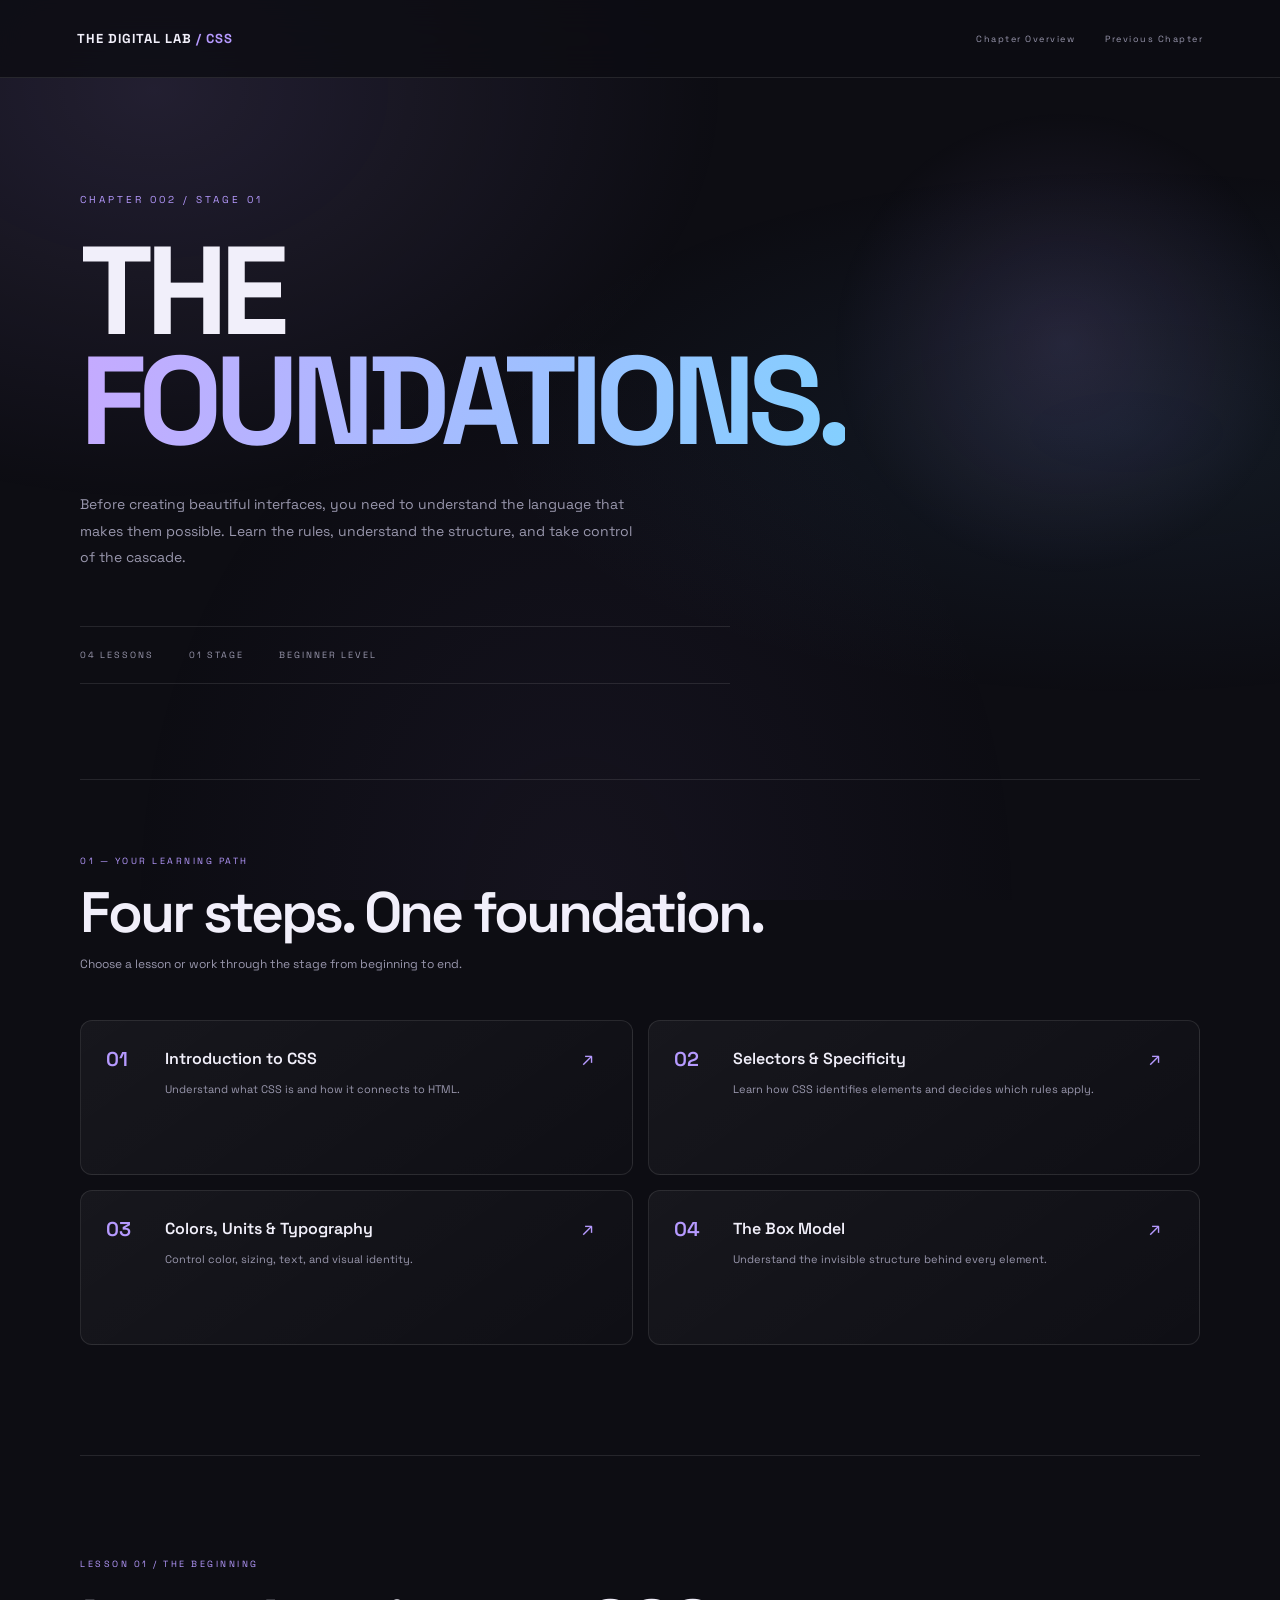
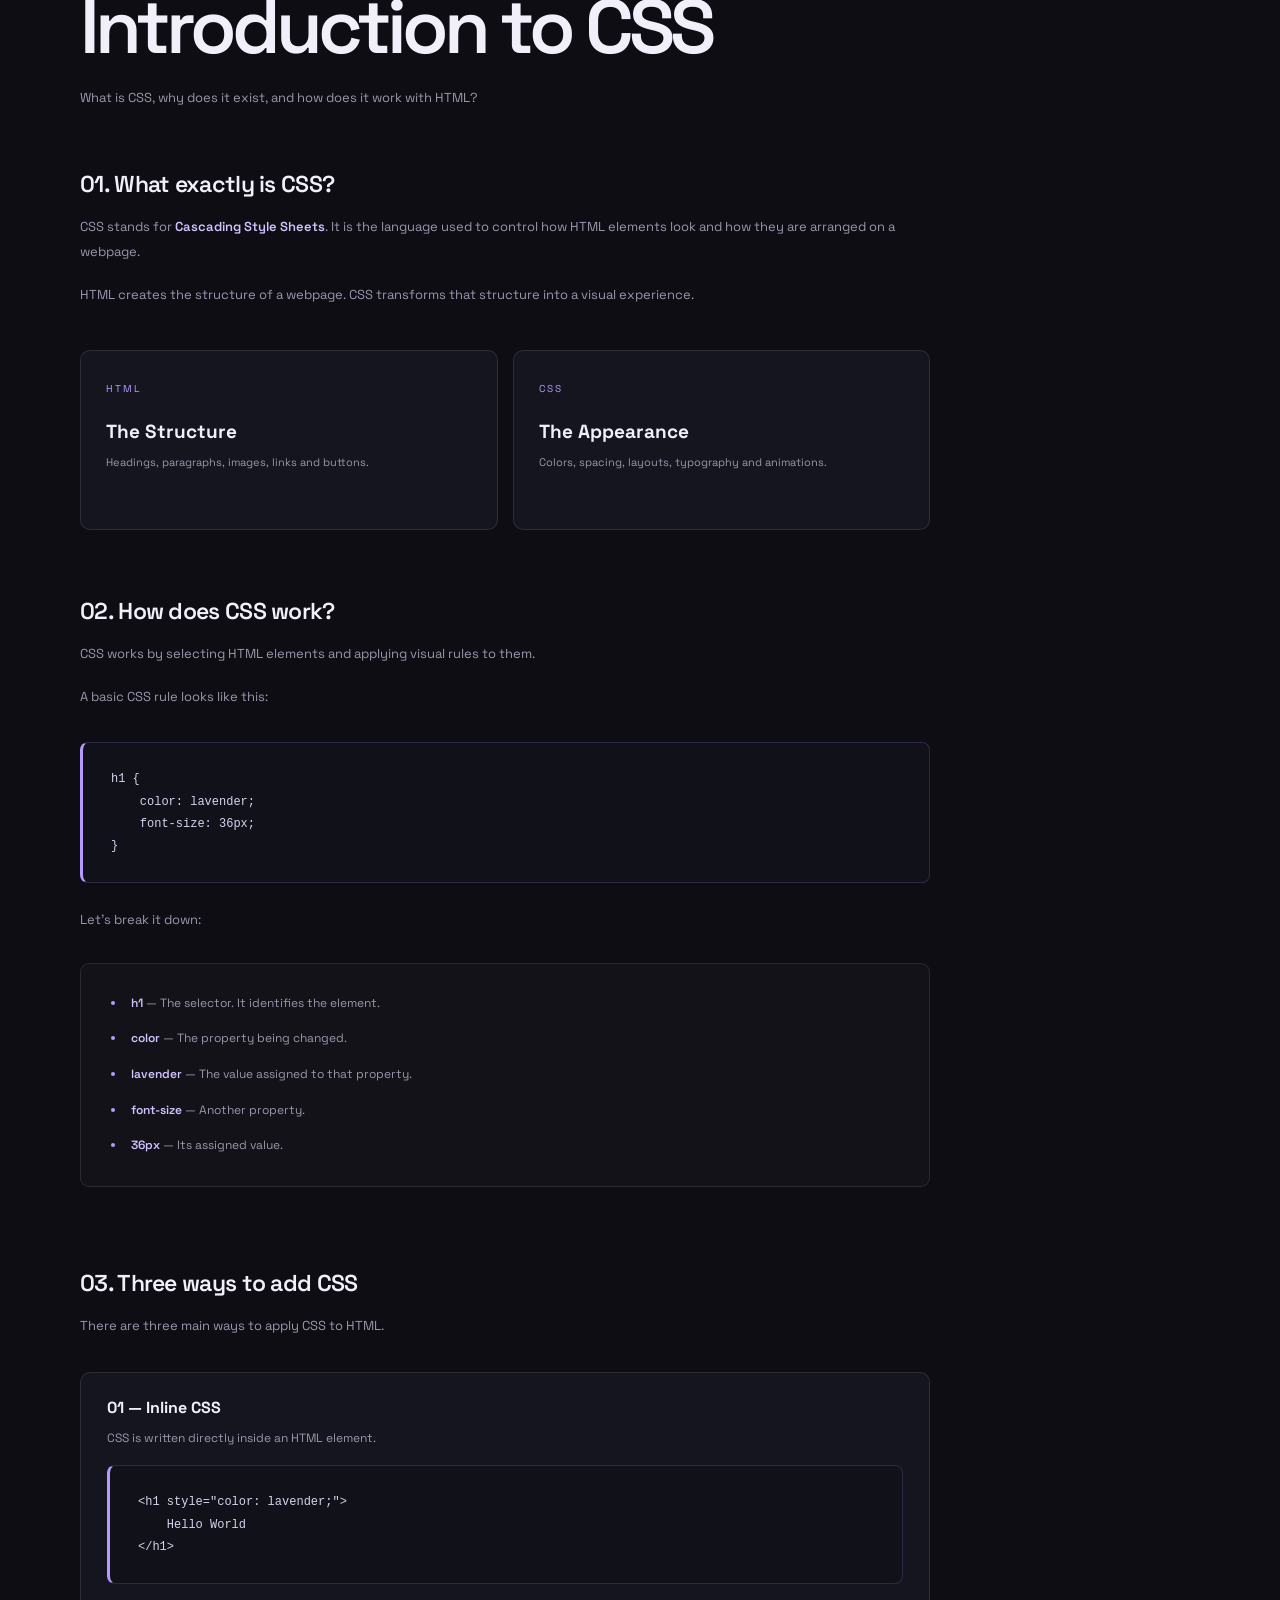
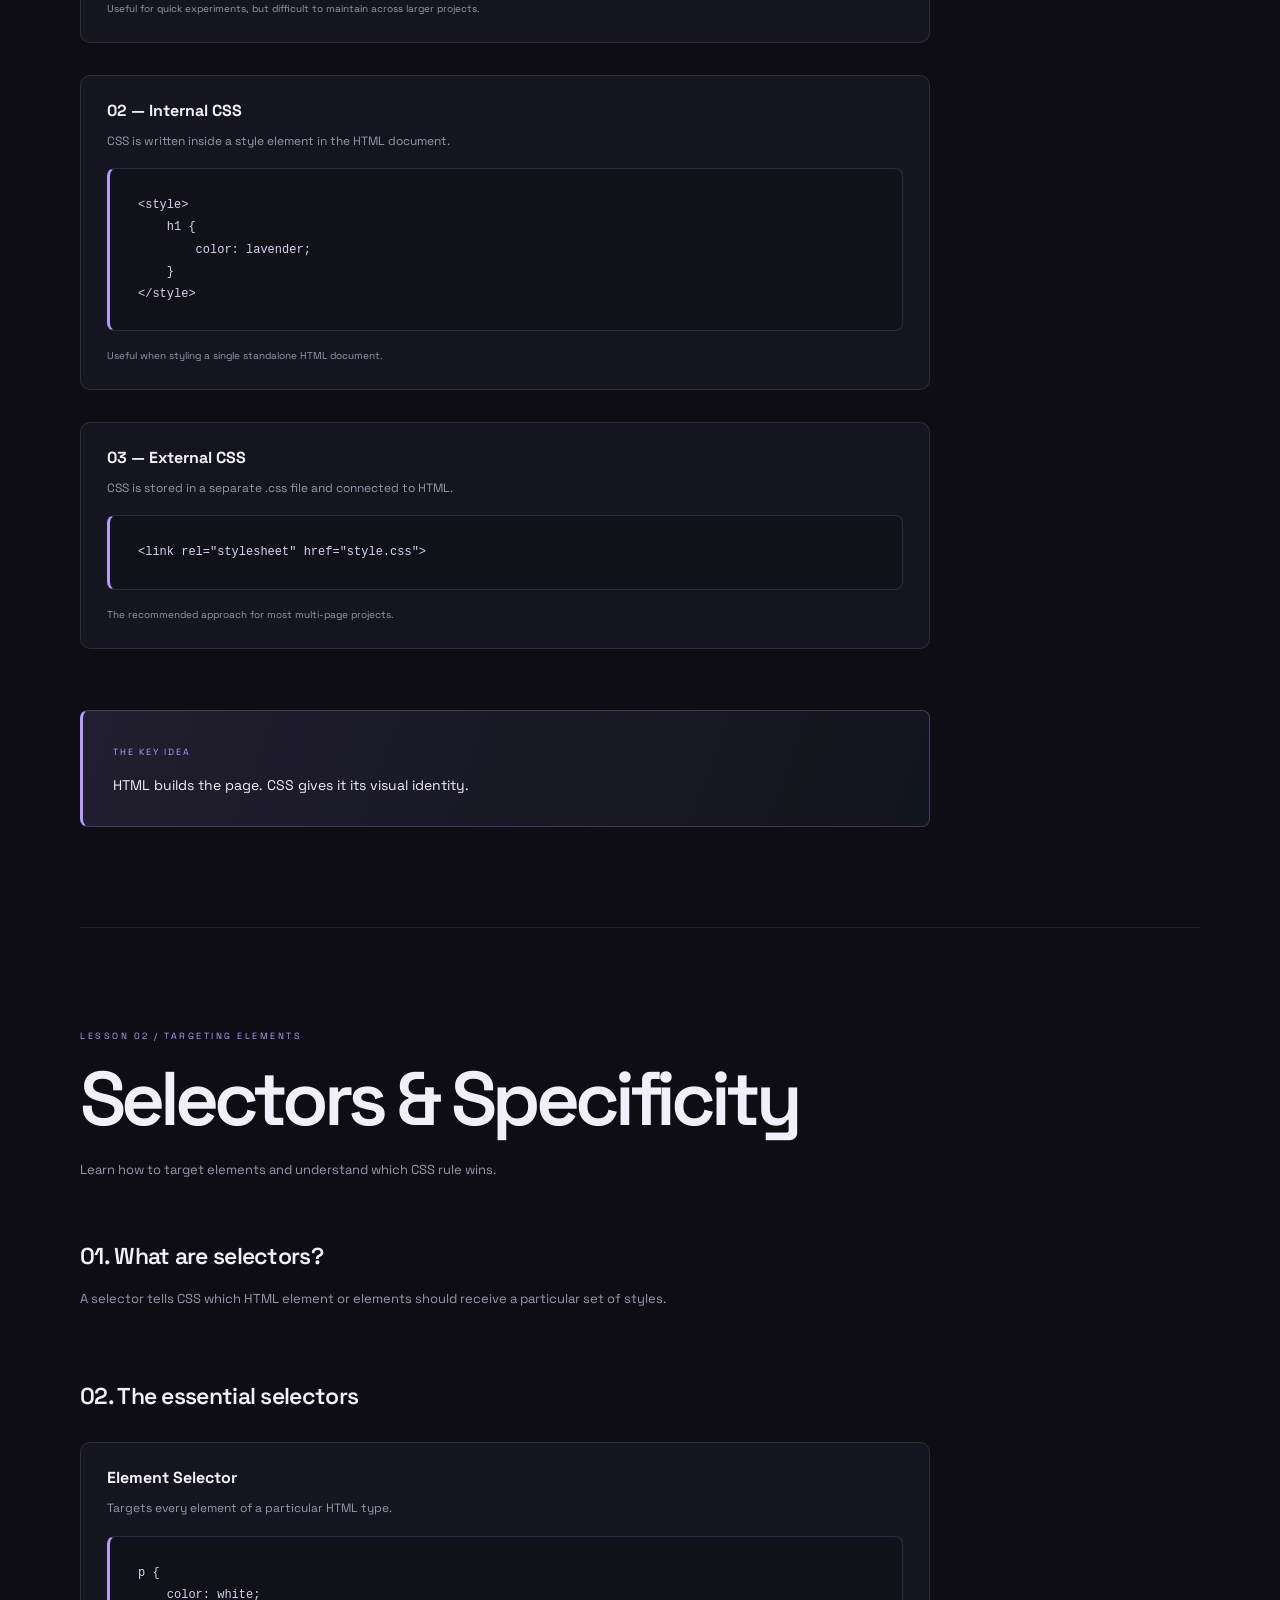
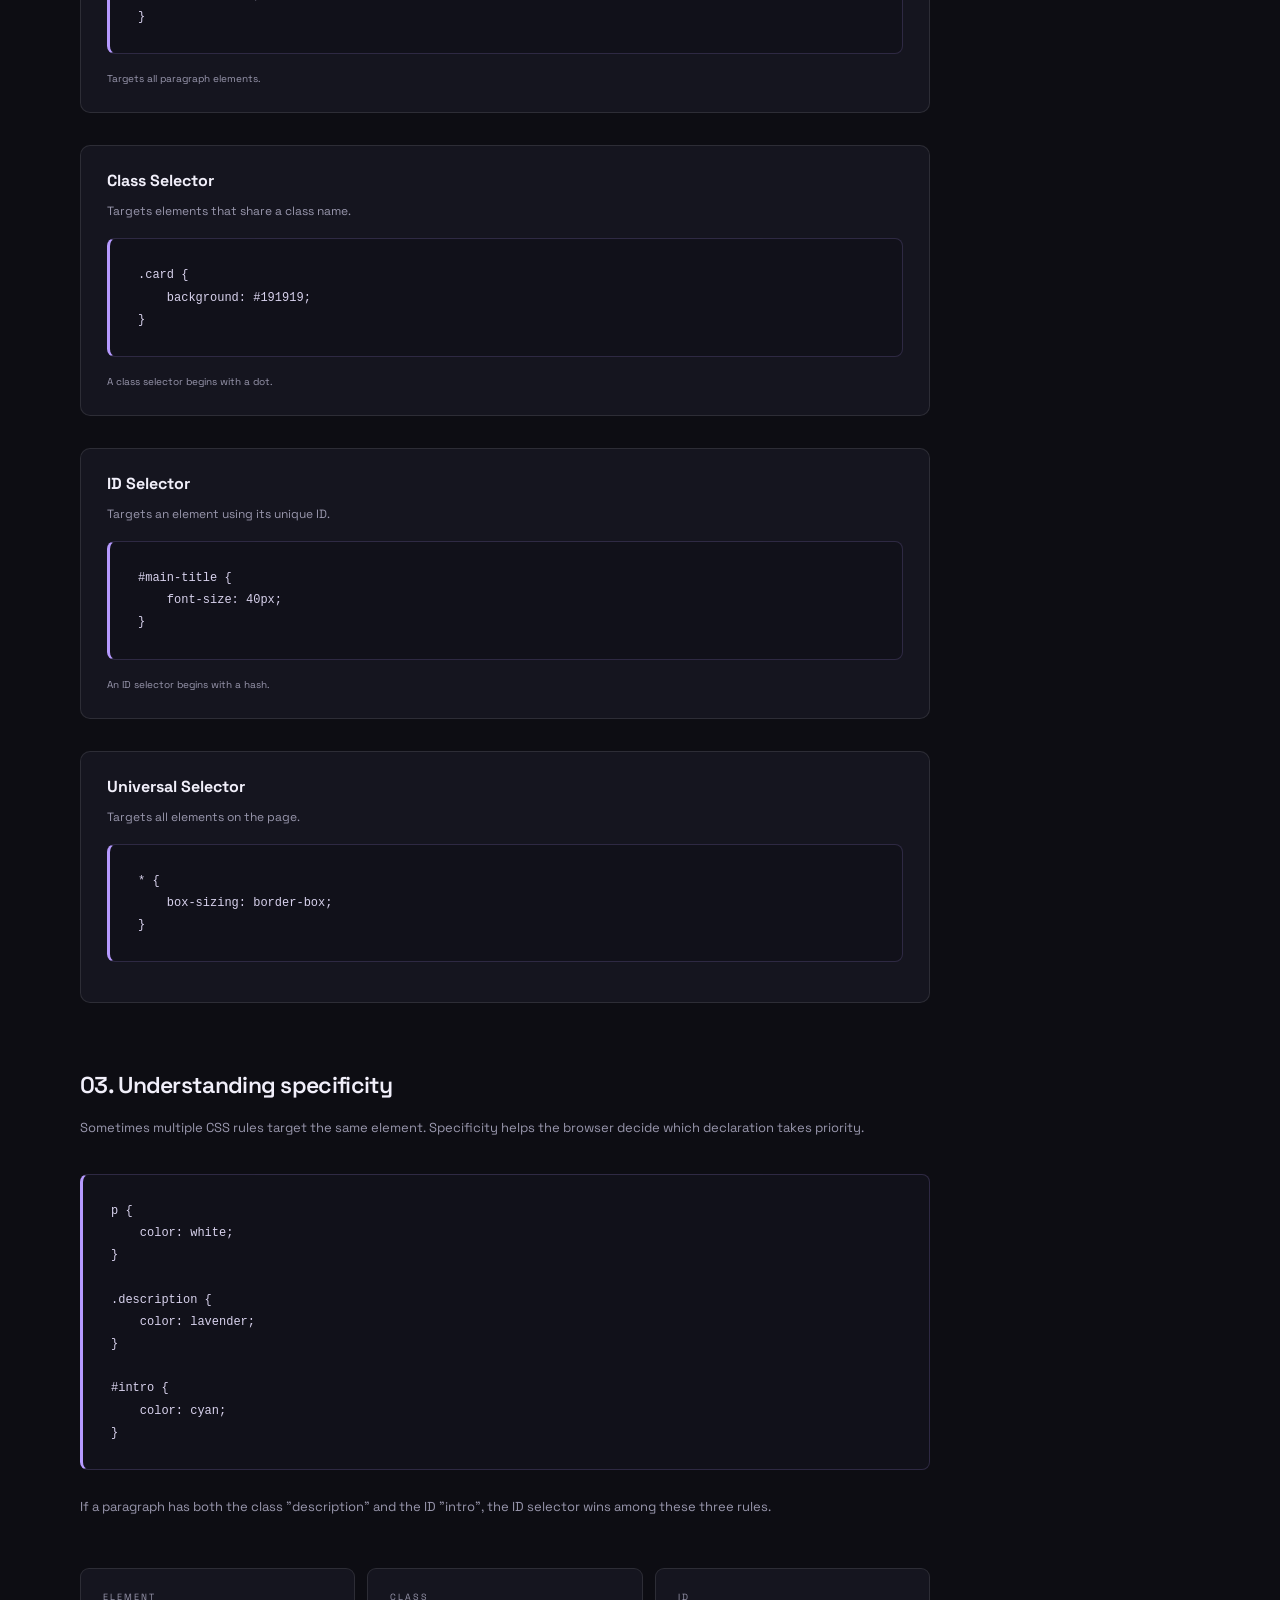
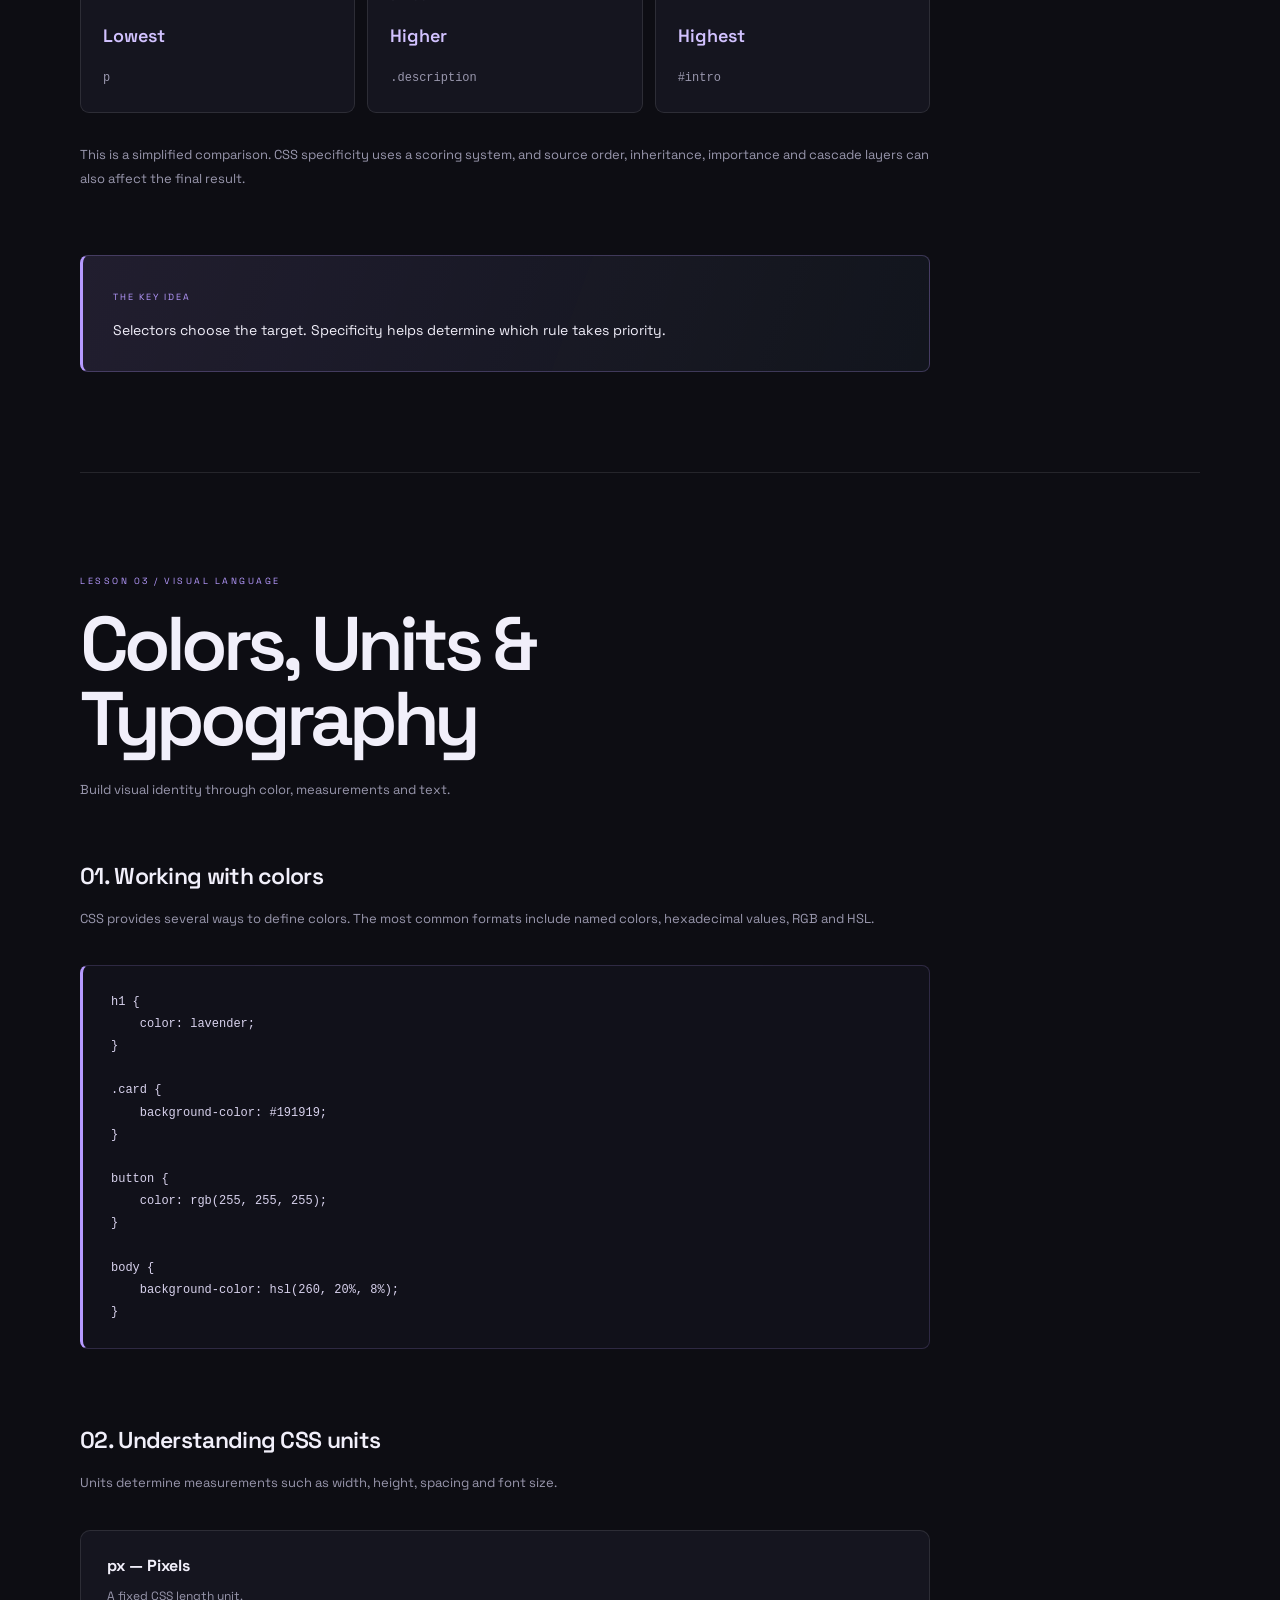
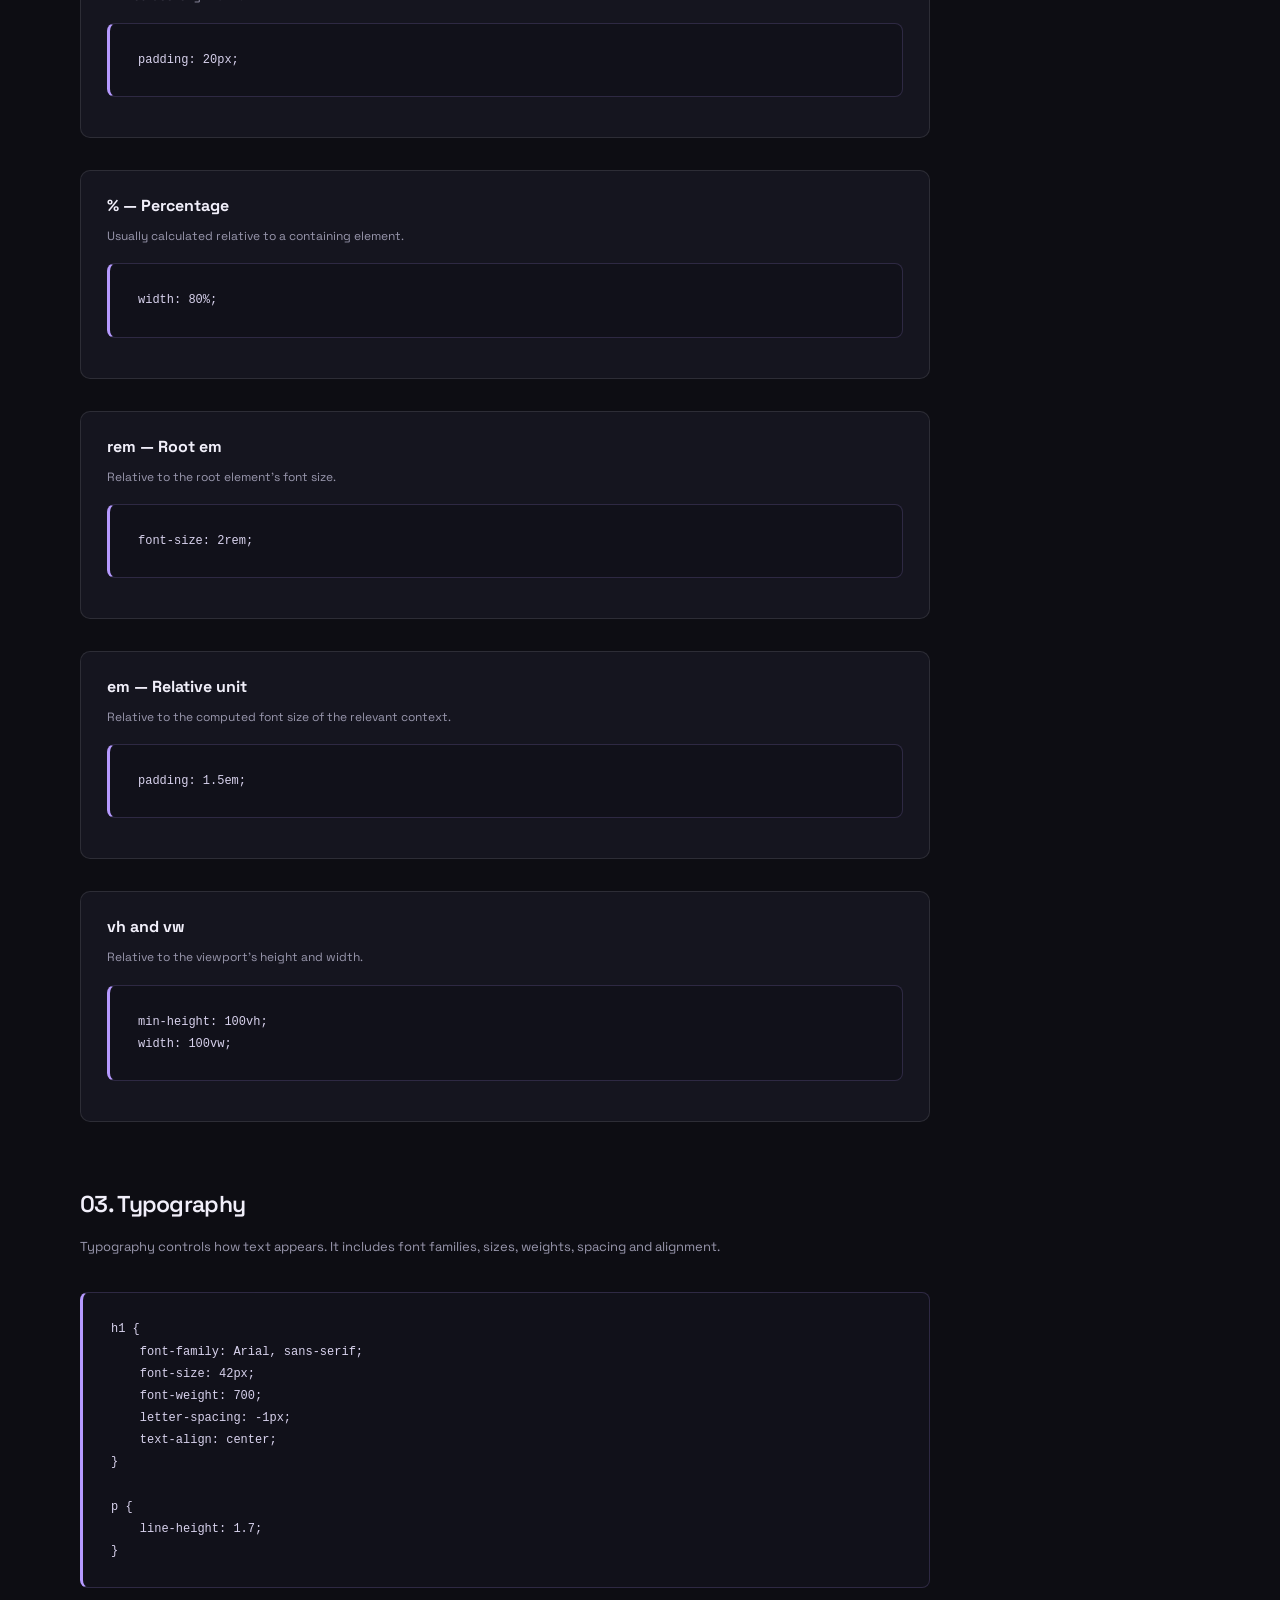
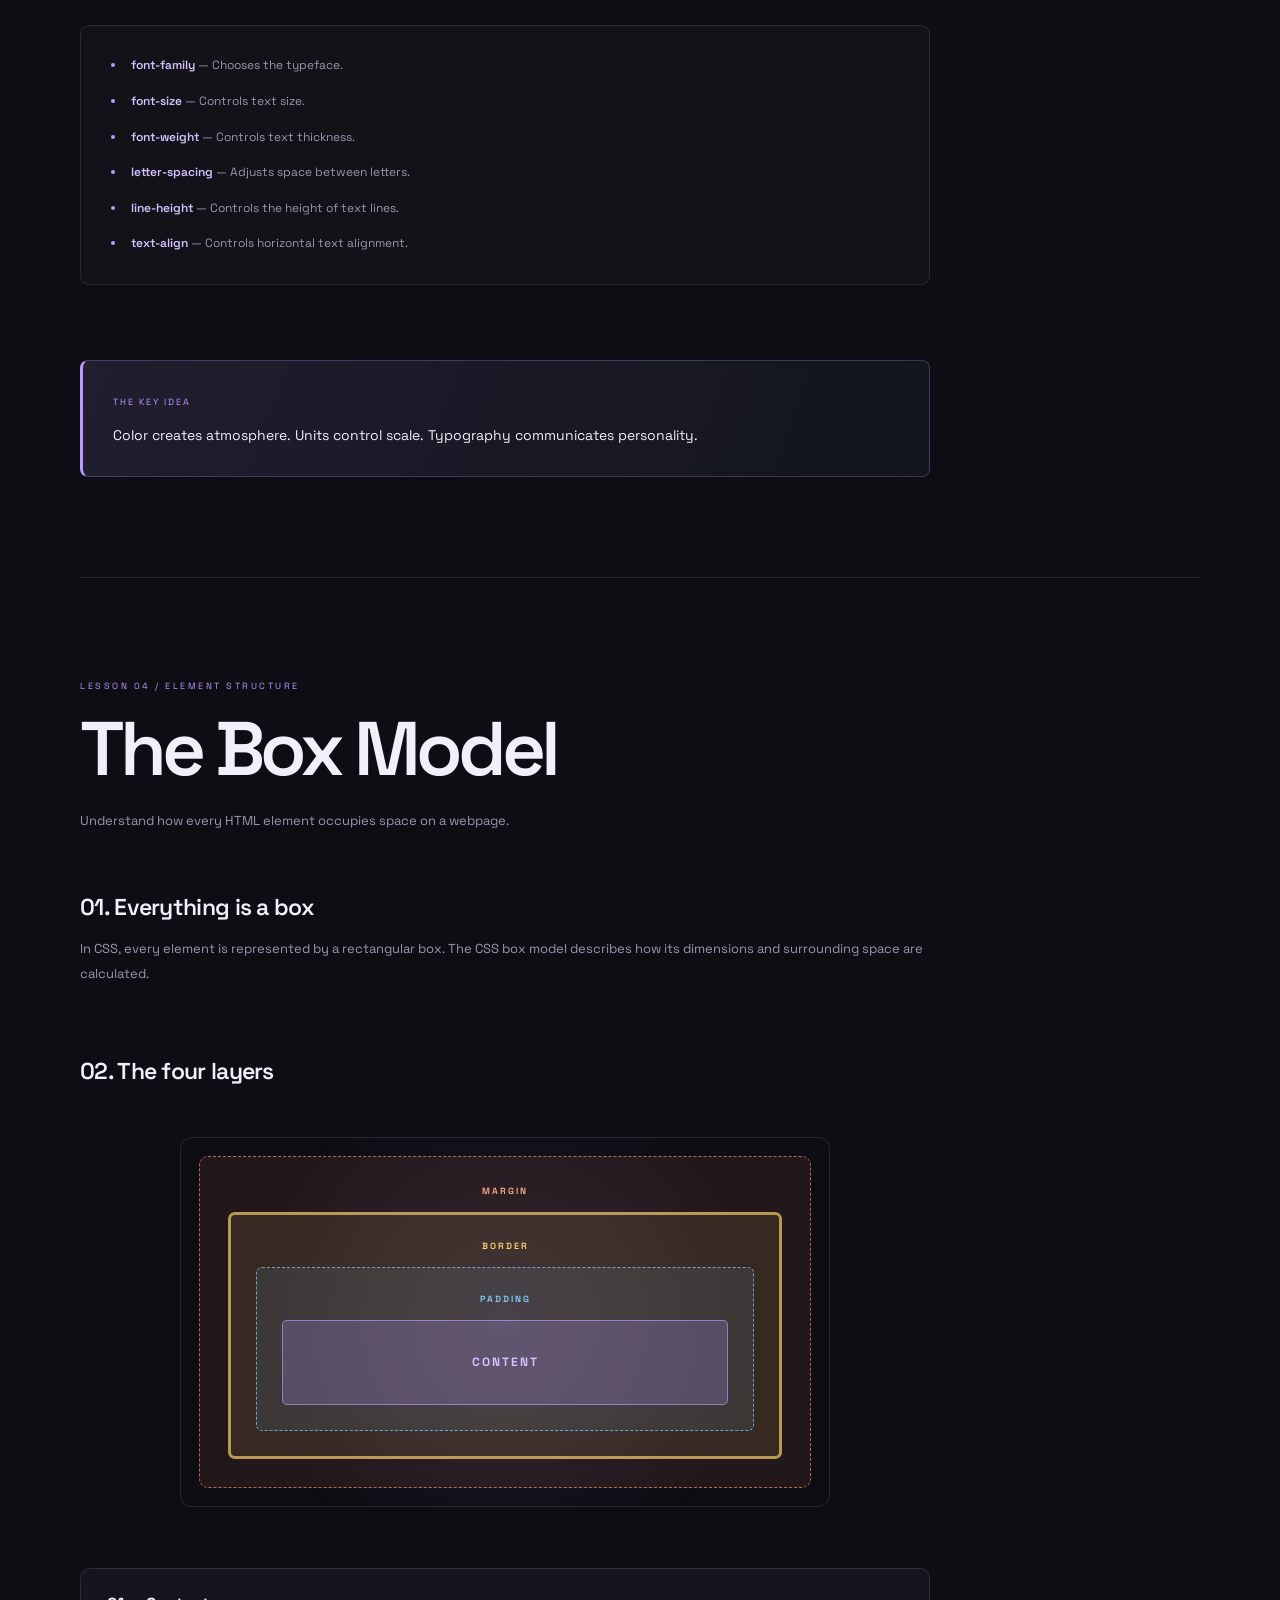
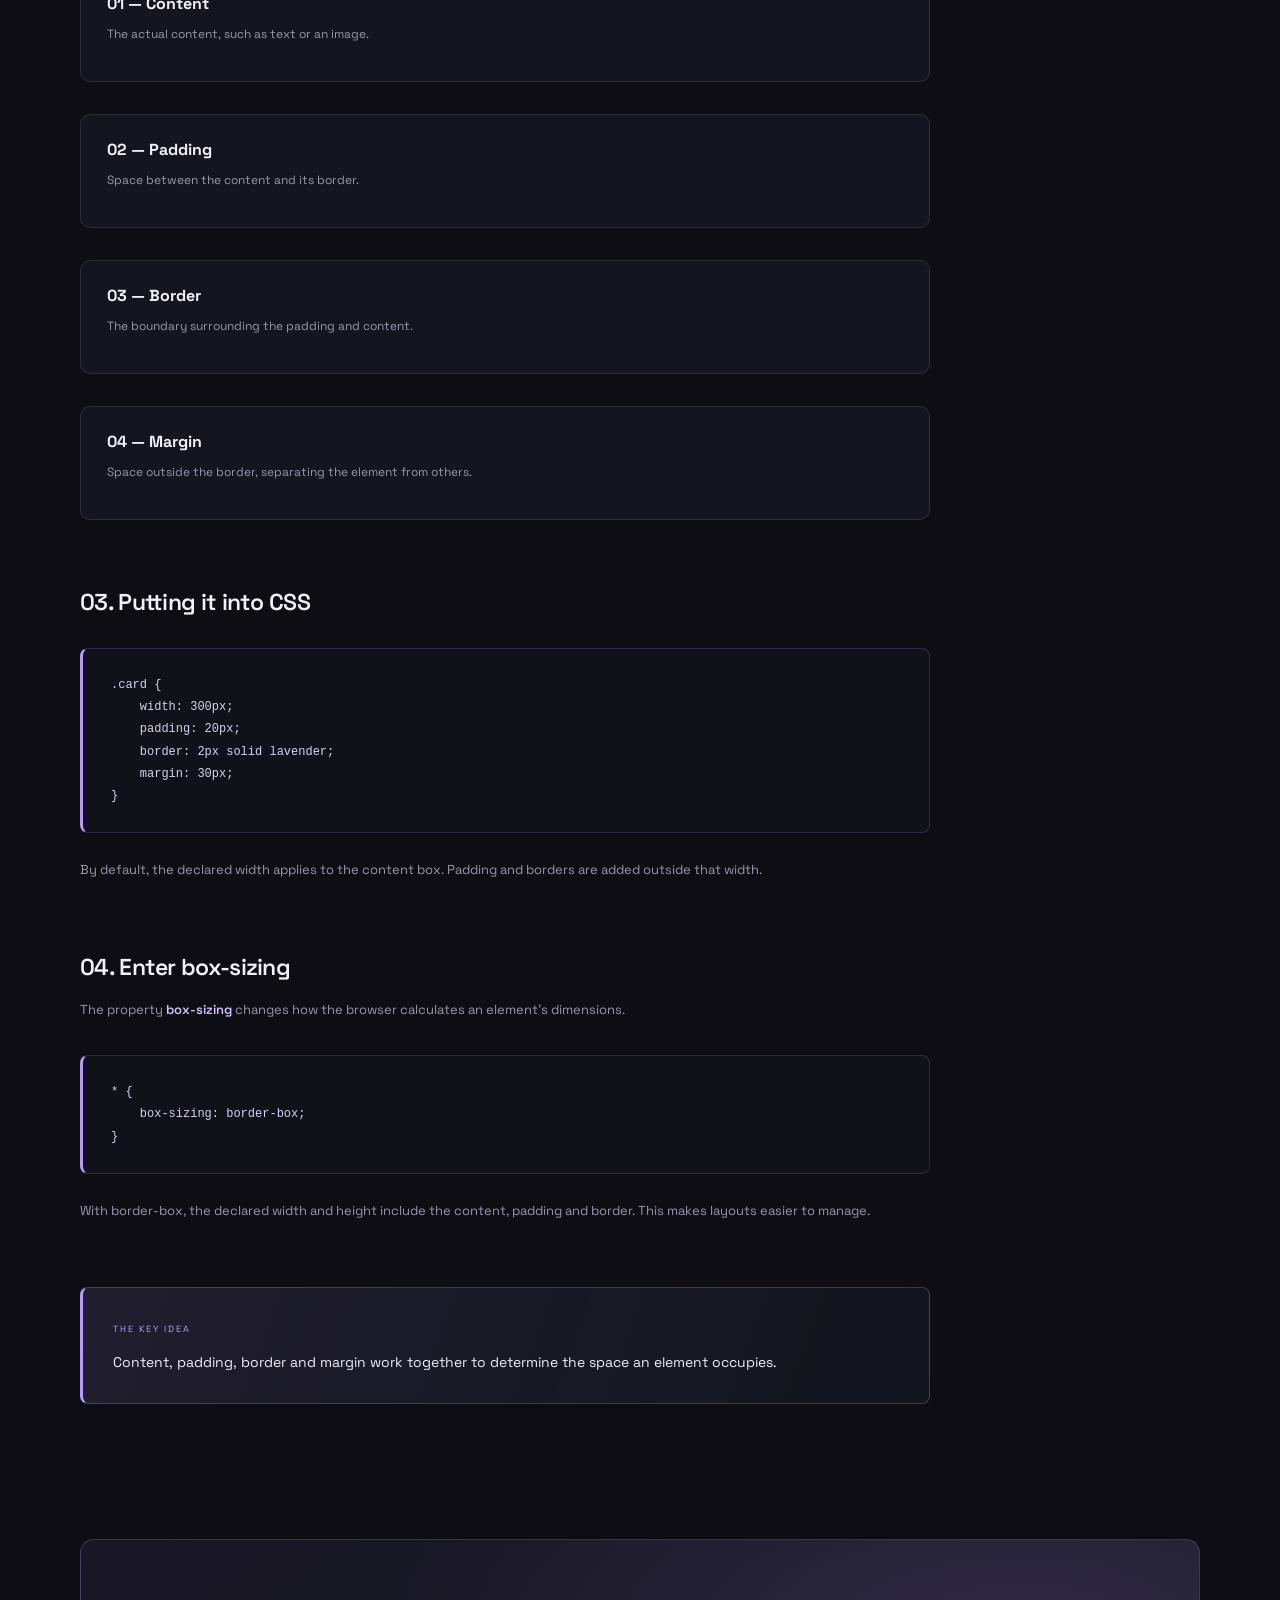
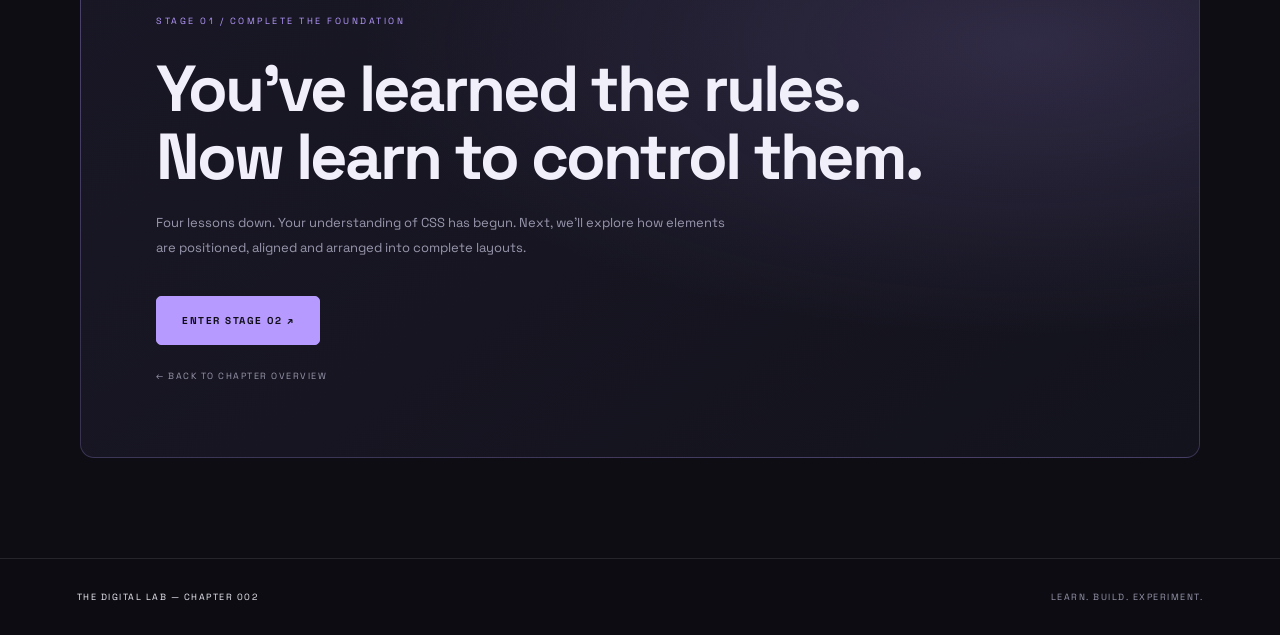
<file: css-stage-1.html>
<!DOCTYPE html>
<html lang="en">

<head>
    <meta charset="UTF-8">
    <meta name="viewport" content="width=device-width, initial-scale=1.0">

    <title>Stage 01 — The Foundations | THE CASCADE</title>

    <link rel="stylesheet" href="style.css">
    <link rel="stylesheet" href="css.css">
    <link rel="stylesheet" href="css-stage-1.css">
</head>

<body class="css-chapter css-stage-1">

    <!-- ATMOSPHERE -->
    <div class="css-atmosphere"></div>

    <!-- NAVIGATION -->
    <nav class="css-nav">
        <a href="css.html" class="css-brand">
            THE DIGITAL LAB <span>/ CSS</span>
        </a>

        <div class="css-nav-links">
            <a href="css.html">Chapter Overview</a>
            <a href="html.html">Previous Chapter</a>
        </div>
    </nav>


    <!-- STAGE HERO -->
    <header class="stage-hero">

        <div class="stage-eyebrow">
            CHAPTER 002 / STAGE 01
        </div>

        <h1>
            THE <span>FOUNDATIONS.</span>
        </h1>

        <p class="stage-description">
            Before creating beautiful interfaces, you need to understand
            the language that makes them possible. Learn the rules,
            understand the structure, and take control of the cascade.
        </p>

        <div class="stage-meta">
            <span>04 LESSONS</span>
            <span>01 STAGE</span>
            <span>BEGINNER LEVEL</span>
        </div>

    </header>


    <!-- LESSON NAVIGATION -->
    <section class="stage-navigation">

        <div class="section-heading">
            <span>01 — YOUR LEARNING PATH</span>
            <h2>Four steps. One foundation.</h2>
            <p>Choose a lesson or work through the stage from beginning to end.</p>
        </div>

        <div class="lesson-grid">

            <a href="#lesson-01" class="lesson-card">
                <span class="lesson-number">01</span>
                <div>
                    <h3>Introduction to CSS</h3>
                    <p>Understand what CSS is and how it connects to HTML.</p>
                </div>
                <span class="lesson-arrow">↗</span>
            </a>

            <a href="#lesson-02" class="lesson-card">
                <span class="lesson-number">02</span>
                <div>
                    <h3>Selectors & Specificity</h3>
                    <p>Learn how CSS identifies elements and decides which rules apply.</p>
                </div>
                <span class="lesson-arrow">↗</span>
            </a>

            <a href="#lesson-03" class="lesson-card">
                <span class="lesson-number">03</span>
                <div>
                    <h3>Colors, Units & Typography</h3>
                    <p>Control color, sizing, text, and visual identity.</p>
                </div>
                <span class="lesson-arrow">↗</span>
            </a>

            <a href="#lesson-04" class="lesson-card">
                <span class="lesson-number">04</span>
                <div>
                    <h3>The Box Model</h3>
                    <p>Understand the invisible structure behind every element.</p>
                </div>
                <span class="lesson-arrow">↗</span>
            </a>

        </div>

    </section>


    <!-- LESSON 01 -->
    <section class="lesson-section" id="lesson-01">

        <div class="lesson-heading">
            <span>LESSON 01 / THE BEGINNING</span>
            <h2>Introduction to CSS</h2>
            <p>What is CSS, why does it exist, and how does it work with HTML?</p>
        </div>

        <div class="lesson-content">

            <h3>01. What exactly is CSS?</h3>

            <p>
                CSS stands for <strong>Cascading Style Sheets</strong>.
                It is the language used to control how HTML elements
                look and how they are arranged on a webpage.
            </p>

            <p>
                HTML creates the structure of a webpage. CSS transforms
                that structure into a visual experience.
            </p>

            <div class="concept-panel">
                <div class="concept-item">
                    <span>HTML</span>
                    <h4>The Structure</h4>
                    <p>Headings, paragraphs, images, links and buttons.</p>
                </div>

                <div class="concept-item">
                    <span>CSS</span>
                    <h4>The Appearance</h4>
                    <p>Colors, spacing, layouts, typography and animations.</p>
                </div>
            </div>


            <h3>02. How does CSS work?</h3>

            <p>
                CSS works by selecting HTML elements and applying
                visual rules to them.
            </p>

            <p>A basic CSS rule looks like this:</p>

            <pre class="code-panel"><code>h1 {
    color: lavender;
    font-size: 36px;
}</code></pre>

            <p>Let's break it down:</p>

            <ul class="lesson-list">
                <li><strong>h1</strong> — The selector. It identifies the element.</li>
                <li><strong>color</strong> — The property being changed.</li>
                <li><strong>lavender</strong> — The value assigned to that property.</li>
                <li><strong>font-size</strong> — Another property.</li>
                <li><strong>36px</strong> — Its assigned value.</li>
            </ul>


            <h3>03. Three ways to add CSS</h3>

            <p>There are three main ways to apply CSS to HTML.</p>

            <div class="method-card">
                <h4>01 — Inline CSS</h4>
                <p>CSS is written directly inside an HTML element.</p>

                <pre class="code-panel"><code>&lt;h1 style="color: lavender;"&gt;
    Hello World
&lt;/h1&gt;</code></pre>

                <span class="method-note">Useful for quick experiments, but difficult to maintain across larger projects.</span>
            </div>

            <div class="method-card">
                <h4>02 — Internal CSS</h4>
                <p>CSS is written inside a style element in the HTML document.</p>

                <pre class="code-panel"><code>&lt;style&gt;
    h1 {
        color: lavender;
    }
&lt;/style&gt;</code></pre>

                <span class="method-note">Useful when styling a single standalone HTML document.</span>
            </div>

            <div class="method-card">
                <h4>03 — External CSS</h4>
                <p>CSS is stored in a separate .css file and connected to HTML.</p>

                <pre class="code-panel"><code>&lt;link rel="stylesheet" href="style.css"&gt;</code></pre>

                <span class="method-note">The recommended approach for most multi-page projects.</span>
            </div>


            <div class="lesson-takeaway">
                <span>THE KEY IDEA</span>
                <p>HTML builds the page. CSS gives it its visual identity.</p>
            </div>

        </div>

    </section>


    <!-- LESSON 02 -->
    <section class="lesson-section" id="lesson-02">

        <div class="lesson-heading">
            <span>LESSON 02 / TARGETING ELEMENTS</span>
            <h2>Selectors & Specificity</h2>
            <p>Learn how to target elements and understand which CSS rule wins.</p>
        </div>

        <div class="lesson-content">

            <h3>01. What are selectors?</h3>

            <p>
                A selector tells CSS which HTML element or elements
                should receive a particular set of styles.
            </p>

            <h3>02. The essential selectors</h3>

            <div class="selector-card">
                <h4>Element Selector</h4>
                <p>Targets every element of a particular HTML type.</p>
                <pre class="code-panel"><code>p {
    color: white;
}</code></pre>
                <span class="method-note">Targets all paragraph elements.</span>
            </div>

            <div class="selector-card">
                <h4>Class Selector</h4>
                <p>Targets elements that share a class name.</p>
                <pre class="code-panel"><code>.card {
    background: #191919;
}</code></pre>
                <span class="method-note">A class selector begins with a dot.</span>
            </div>

            <div class="selector-card">
                <h4>ID Selector</h4>
                <p>Targets an element using its unique ID.</p>
                <pre class="code-panel"><code>#main-title {
    font-size: 40px;
}</code></pre>
                <span class="method-note">An ID selector begins with a hash.</span>
            </div>

            <div class="selector-card">
                <h4>Universal Selector</h4>
                <p>Targets all elements on the page.</p>
                <pre class="code-panel"><code>* {
    box-sizing: border-box;
}</code></pre>
            </div>


            <h3>03. Understanding specificity</h3>

            <p>
                Sometimes multiple CSS rules target the same element.
                Specificity helps the browser decide which declaration
                takes priority.
            </p>

            <pre class="code-panel"><code>p {
    color: white;
}

.description {
    color: lavender;
}

#intro {
    color: cyan;
}</code></pre>

            <p>
                If a paragraph has both the class "description"
                and the ID "intro", the ID selector wins among
                these three rules.
            </p>

            <div class="specificity-panel">
                <div>
                    <span>ELEMENT</span>
                    <strong>Lowest</strong>
                    <p>p</p>
                </div>
                <div>
                    <span>CLASS</span>
                    <strong>Higher</strong>
                    <p>.description</p>
                </div>
                <div>
                    <span>ID</span>
                    <strong>Highest</strong>
                    <p>#intro</p>
                </div>
            </div>

            <p>
                This is a simplified comparison. CSS specificity uses
                a scoring system, and source order, inheritance,
                importance and cascade layers can also affect the final result.
            </p>


            <div class="lesson-takeaway">
                <span>THE KEY IDEA</span>
                <p>Selectors choose the target. Specificity helps determine which rule takes priority.</p>
            </div>

        </div>

    </section>


    <!-- LESSON 03 -->
    <section class="lesson-section" id="lesson-03">

        <div class="lesson-heading">
            <span>LESSON 03 / VISUAL LANGUAGE</span>
            <h2>Colors, Units & Typography</h2>
            <p>Build visual identity through color, measurements and text.</p>
        </div>

        <div class="lesson-content">

            <h3>01. Working with colors</h3>

            <p>
                CSS provides several ways to define colors.
                The most common formats include named colors,
                hexadecimal values, RGB and HSL.
            </p>

            <pre class="code-panel"><code>h1 {
    color: lavender;
}

.card {
    background-color: #191919;
}

button {
    color: rgb(255, 255, 255);
}

body {
    background-color: hsl(260, 20%, 8%);
}</code></pre>


            <h3>02. Understanding CSS units</h3>

            <p>
                Units determine measurements such as width,
                height, spacing and font size.
            </p>

            <div class="unit-card">
                <h4>px — Pixels</h4>
                <p>A fixed CSS length unit.</p>
                <pre class="code-panel"><code>padding: 20px;</code></pre>
            </div>

            <div class="unit-card">
                <h4>% — Percentage</h4>
                <p>Usually calculated relative to a containing element.</p>
                <pre class="code-panel"><code>width: 80%;</code></pre>
            </div>

            <div class="unit-card">
                <h4>rem — Root em</h4>
                <p>Relative to the root element's font size.</p>
                <pre class="code-panel"><code>font-size: 2rem;</code></pre>
            </div>

            <div class="unit-card">
                <h4>em — Relative unit</h4>
                <p>Relative to the computed font size of the relevant context.</p>
                <pre class="code-panel"><code>padding: 1.5em;</code></pre>
            </div>

            <div class="unit-card">
                <h4>vh and vw</h4>
                <p>Relative to the viewport's height and width.</p>
                <pre class="code-panel"><code>min-height: 100vh;
width: 100vw;</code></pre>
            </div>


            <h3>03. Typography</h3>

            <p>
                Typography controls how text appears.
                It includes font families, sizes, weights,
                spacing and alignment.
            </p>

            <pre class="code-panel"><code>h1 {
    font-family: Arial, sans-serif;
    font-size: 42px;
    font-weight: 700;
    letter-spacing: -1px;
    text-align: center;
}

p {
    line-height: 1.7;
}</code></pre>

            <ul class="lesson-list">
                <li><strong>font-family</strong> — Chooses the typeface.</li>
                <li><strong>font-size</strong> — Controls text size.</li>
                <li><strong>font-weight</strong> — Controls text thickness.</li>
                <li><strong>letter-spacing</strong> — Adjusts space between letters.</li>
                <li><strong>line-height</strong> — Controls the height of text lines.</li>
                <li><strong>text-align</strong> — Controls horizontal text alignment.</li>
            </ul>


            <div class="lesson-takeaway">
                <span>THE KEY IDEA</span>
                <p>Color creates atmosphere. Units control scale. Typography communicates personality.</p>
            </div>

        </div>

    </section>


    <!-- LESSON 04 -->
    <section class="lesson-section" id="lesson-04">

        <div class="lesson-heading">
            <span>LESSON 04 / ELEMENT STRUCTURE</span>
            <h2>The Box Model</h2>
            <p>Understand how every HTML element occupies space on a webpage.</p>
        </div>

        <div class="lesson-content">

            <h3>01. Everything is a box</h3>

            <p>
                In CSS, every element is represented by a rectangular
                box. The CSS box model describes how its dimensions
                and surrounding space are calculated.
            </p>

            <h3>02. The four layers</h3>

            <div class="box-model-visual">

                <div class="box-margin">
                    <span>MARGIN</span>

                    <div class="box-border">
                        <span>BORDER</span>

                        <div class="box-padding">
                            <span>PADDING</span>

                            <div class="box-content">
                                CONTENT
                            </div>

                        </div>
                    </div>
                </div>

            </div>

            <div class="box-layer">
                <h4>01 — Content</h4>
                <p>The actual content, such as text or an image.</p>
            </div>

            <div class="box-layer">
                <h4>02 — Padding</h4>
                <p>Space between the content and its border.</p>
            </div>

            <div class="box-layer">
                <h4>03 — Border</h4>
                <p>The boundary surrounding the padding and content.</p>
            </div>

            <div class="box-layer">
                <h4>04 — Margin</h4>
                <p>Space outside the border, separating the element from others.</p>
            </div>


            <h3>03. Putting it into CSS</h3>

            <pre class="code-panel"><code>.card {
    width: 300px;
    padding: 20px;
    border: 2px solid lavender;
    margin: 30px;
}</code></pre>

            <p>
                By default, the declared width applies to the content
                box. Padding and borders are added outside that width.
            </p>

            <h3>04. Enter box-sizing</h3>

            <p>
                The property <strong>box-sizing</strong> changes
                how the browser calculates an element's dimensions.
            </p>

            <pre class="code-panel"><code>* {
    box-sizing: border-box;
}</code></pre>

            <p>
                With border-box, the declared width and height include
                the content, padding and border. This makes layouts
                easier to manage.
            </p>


            <div class="lesson-takeaway">
                <span>THE KEY IDEA</span>
                <p>Content, padding, border and margin work together to determine the space an element occupies.</p>
            </div>

        </div>

    </section>


    <!-- STAGE COMPLETION -->
    <section class="stage-completion">

        <span>STAGE 01 / COMPLETE THE FOUNDATION</span>

        <h2>You've learned the rules.<br>Now learn to control them.</h2>

        <p>
            Four lessons down. Your understanding of CSS has begun.
            Next, we'll explore how elements are positioned,
            aligned and arranged into complete layouts.
        </p>

        <a href="css-stage-2.html" class="stage-next-button">
            ENTER STAGE 02 ↗
        </a>

        <a href="css.html" class="stage-back-link">
            ← BACK TO CHAPTER OVERVIEW
        </a>

    </section>


    <!-- FOOTER -->
    <footer class="css-footer">
        <p>THE DIGITAL LAB — CHAPTER 002</p>
        <span>LEARN. BUILD. EXPERIMENT.</span>
    </footer>

</body>
</html>
</file>
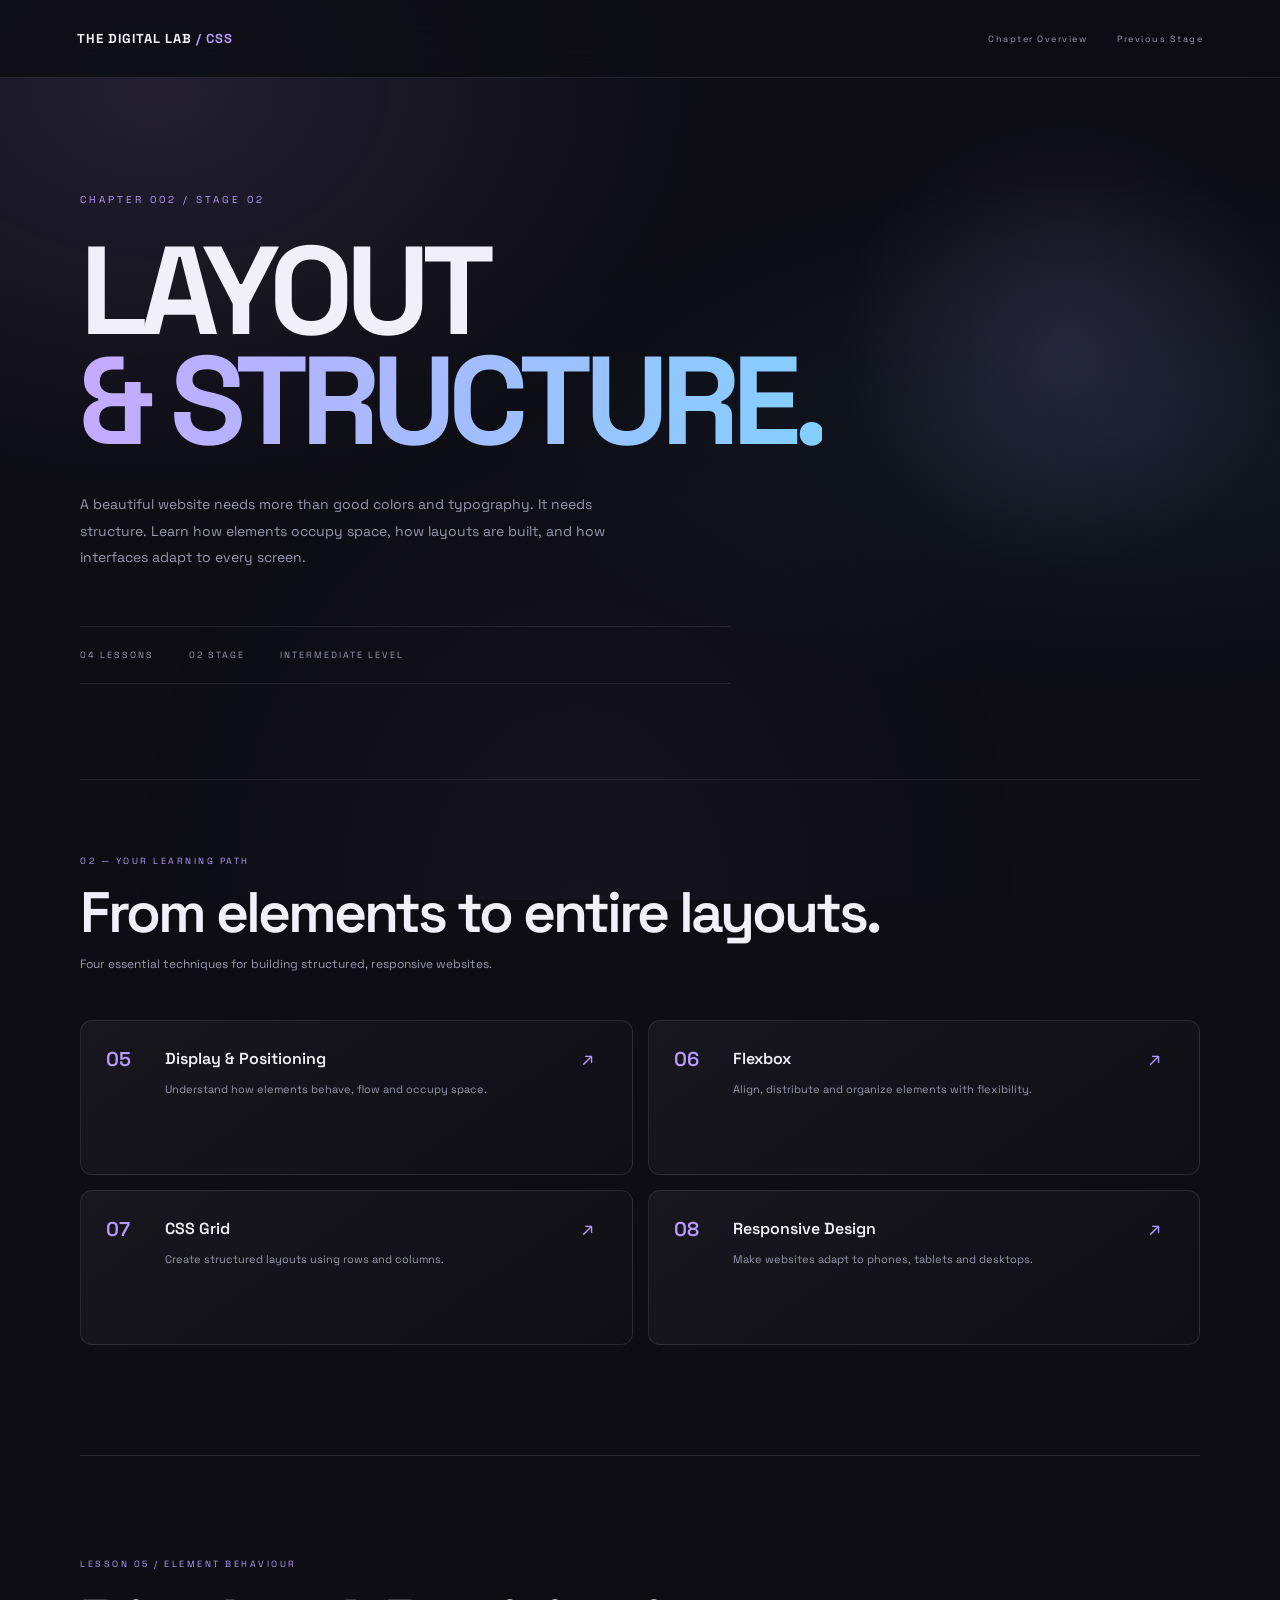
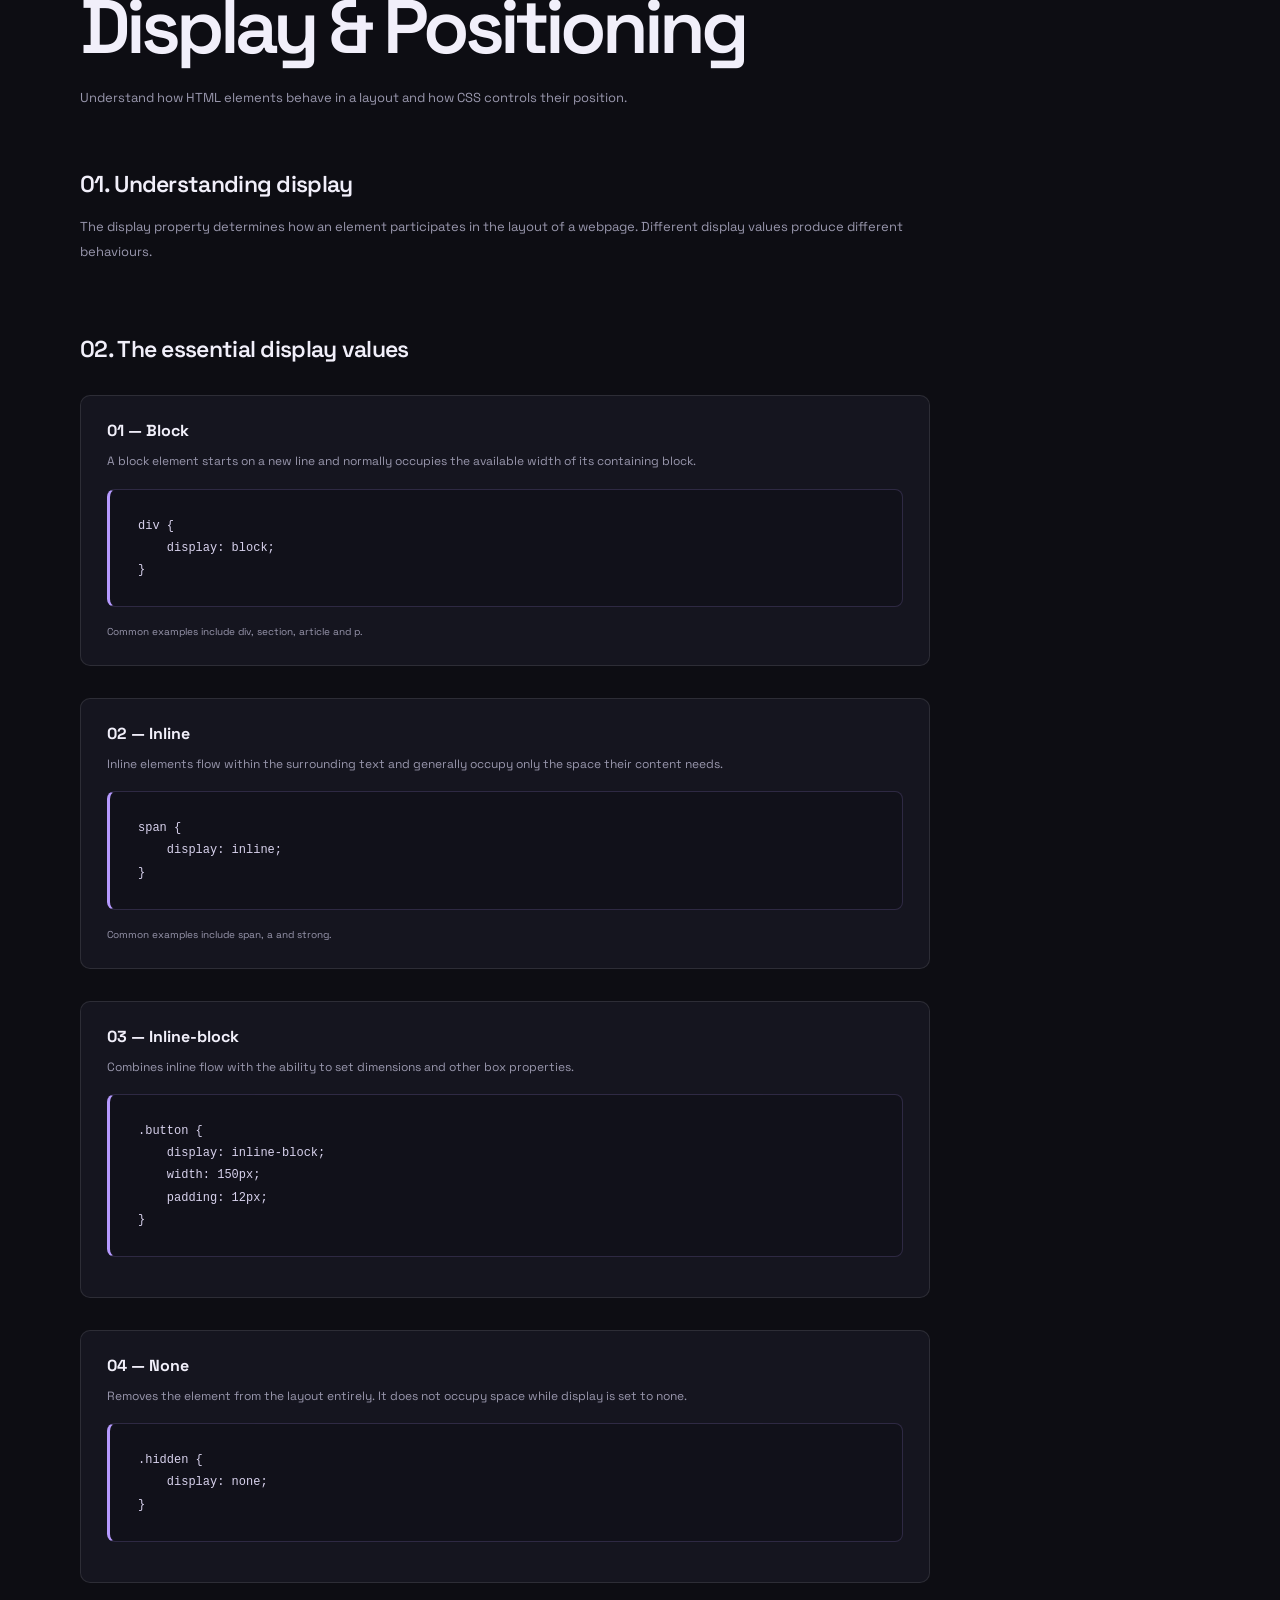
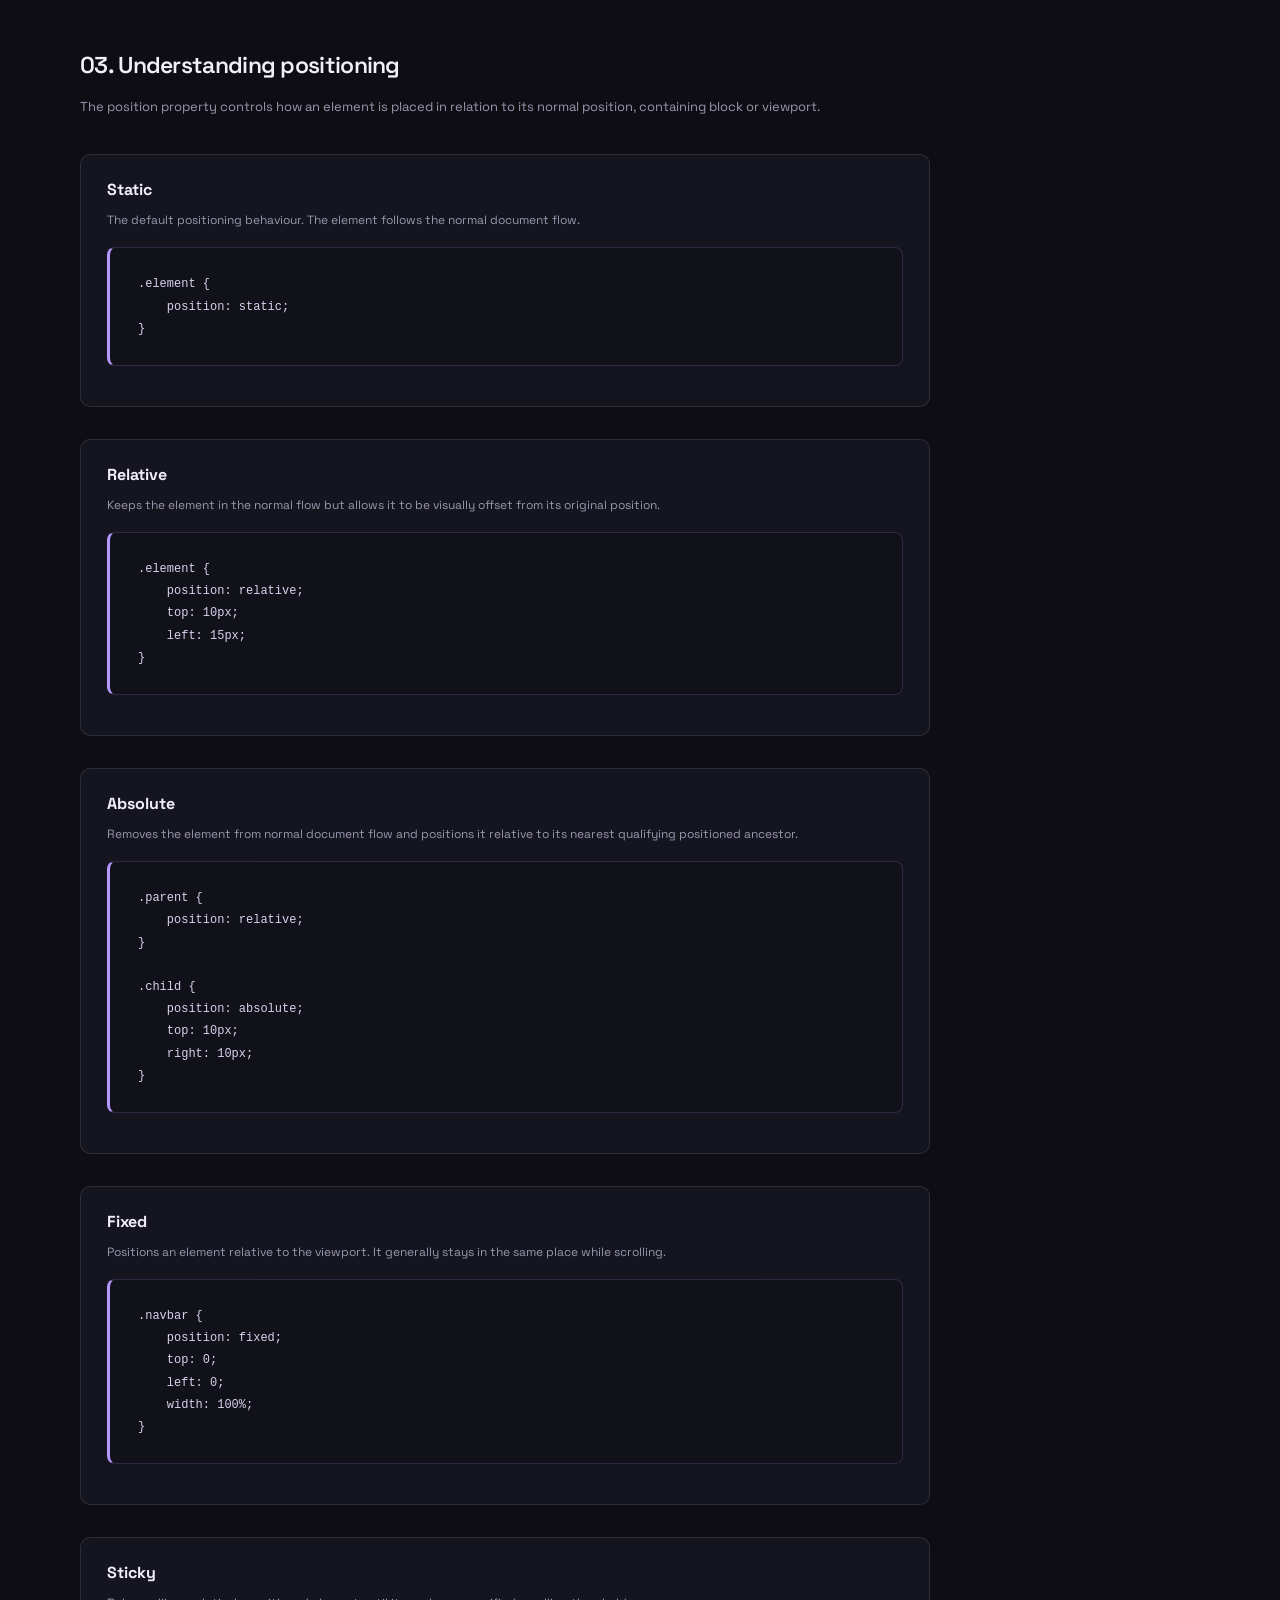
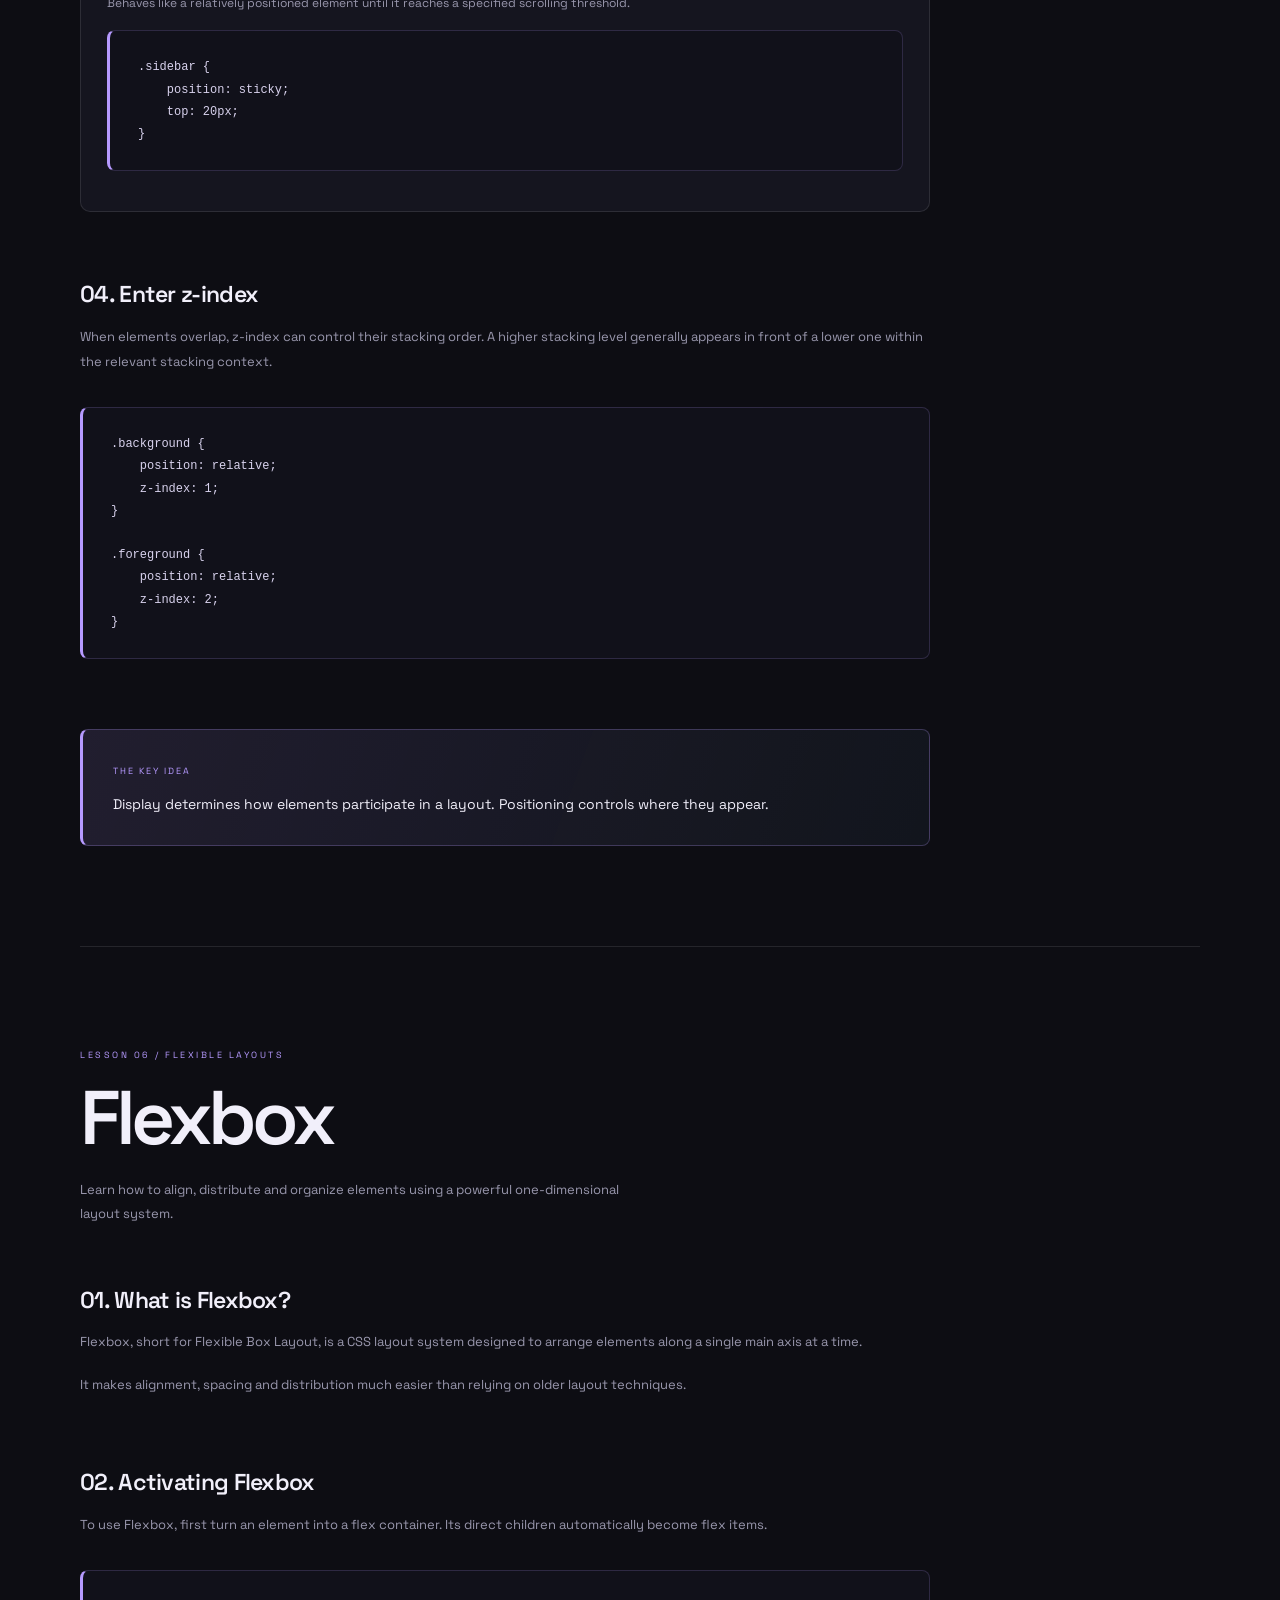
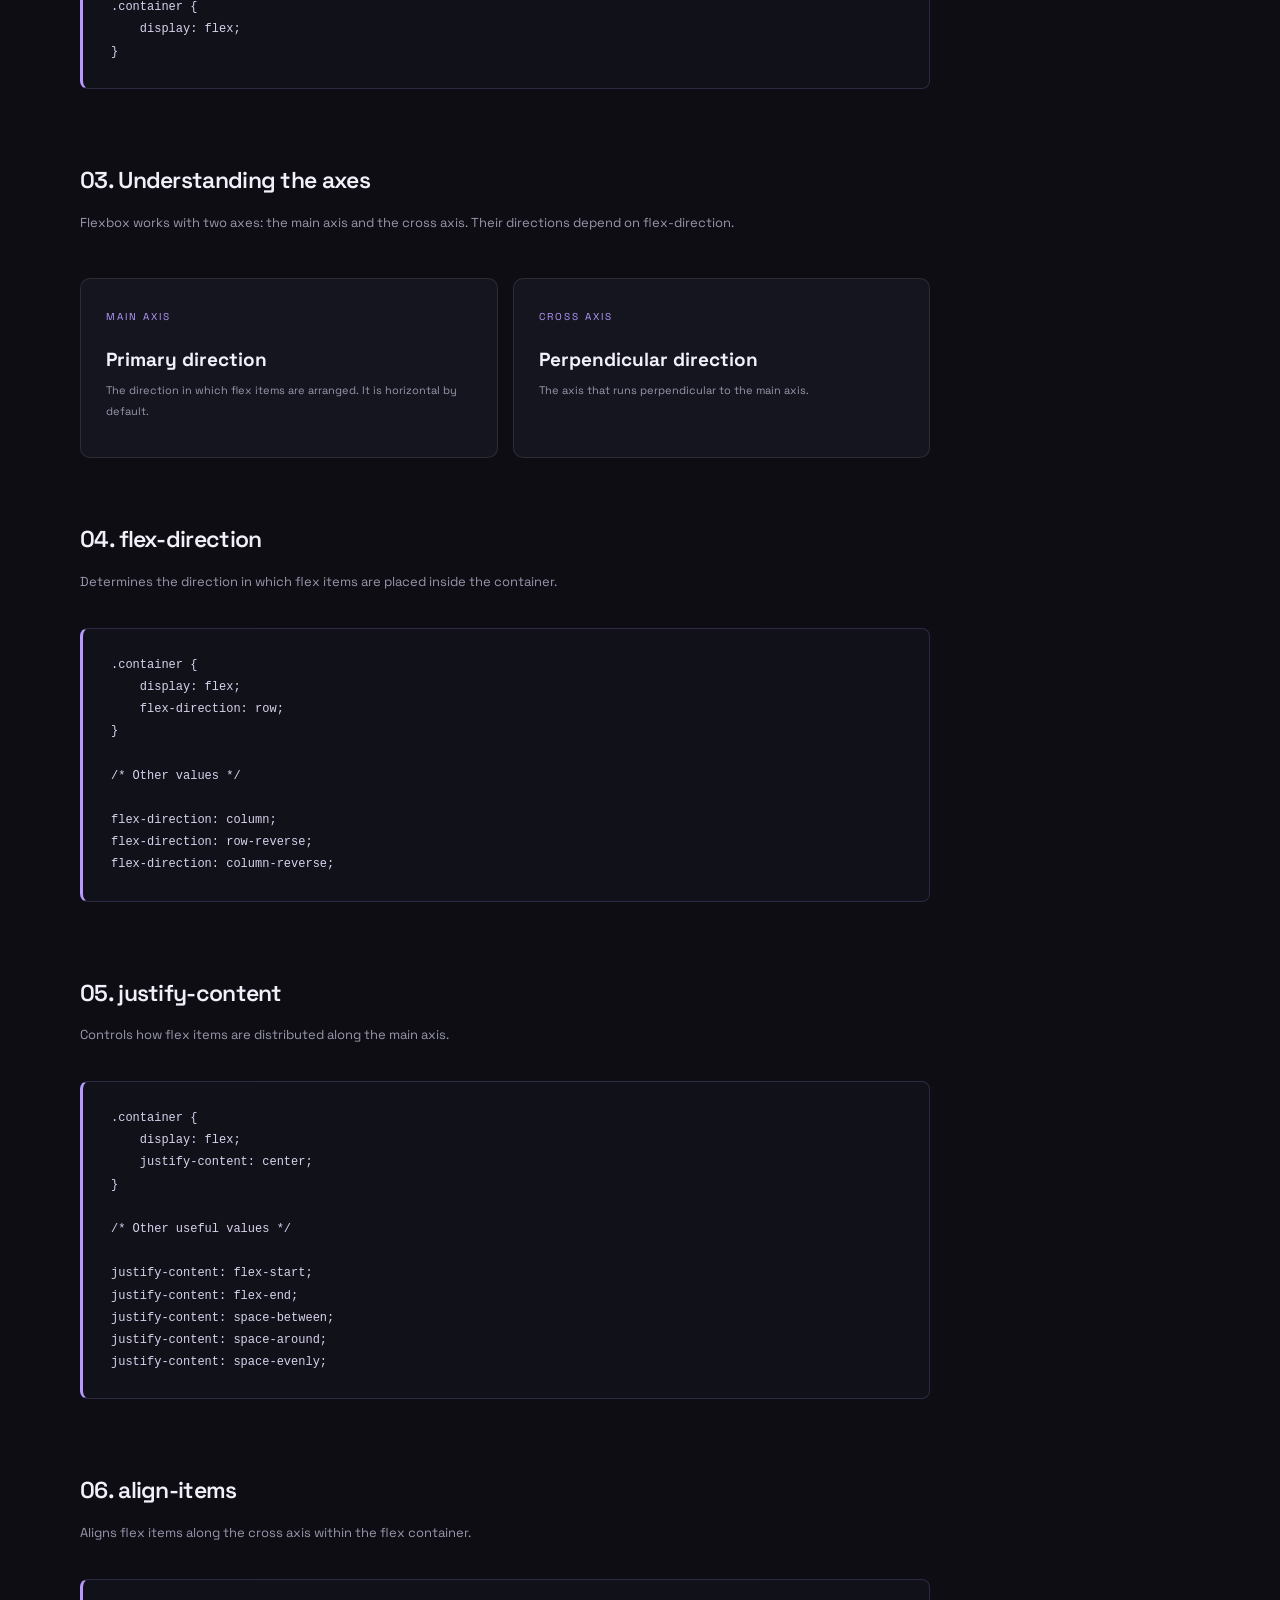
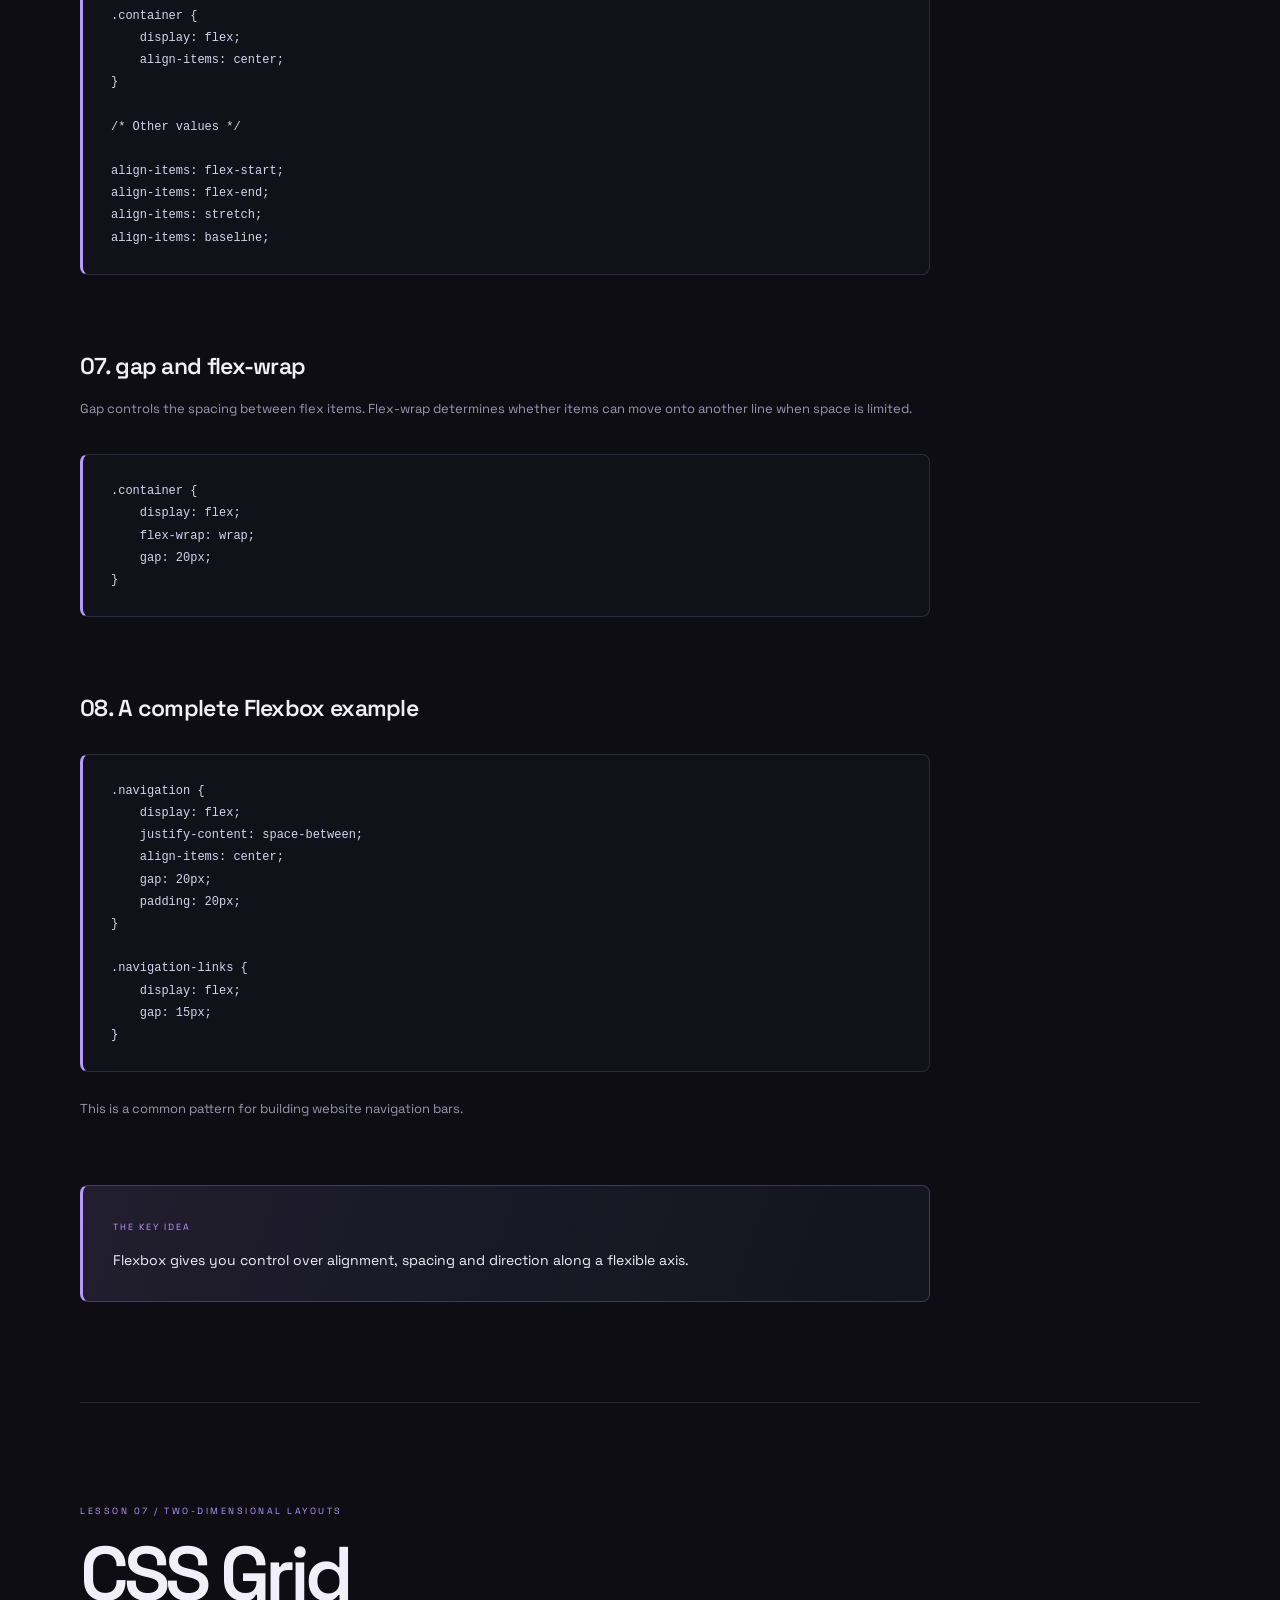
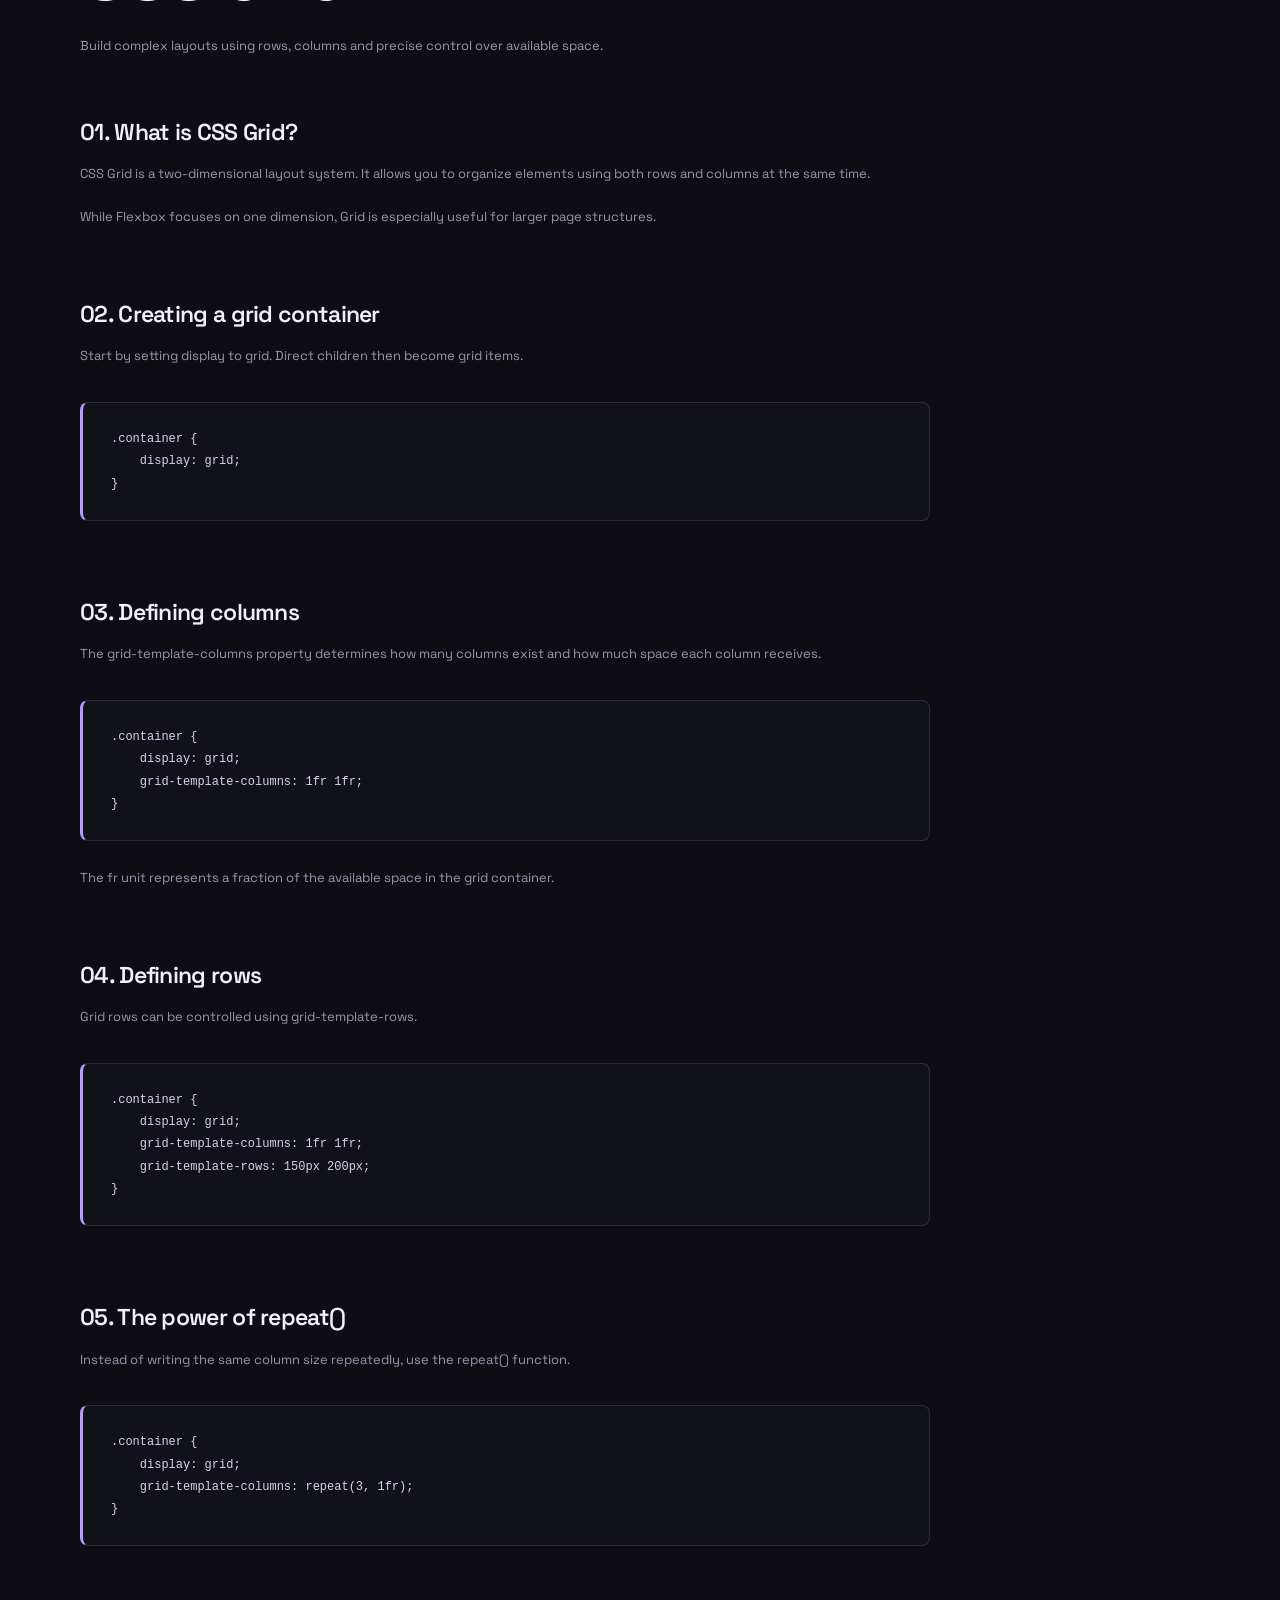
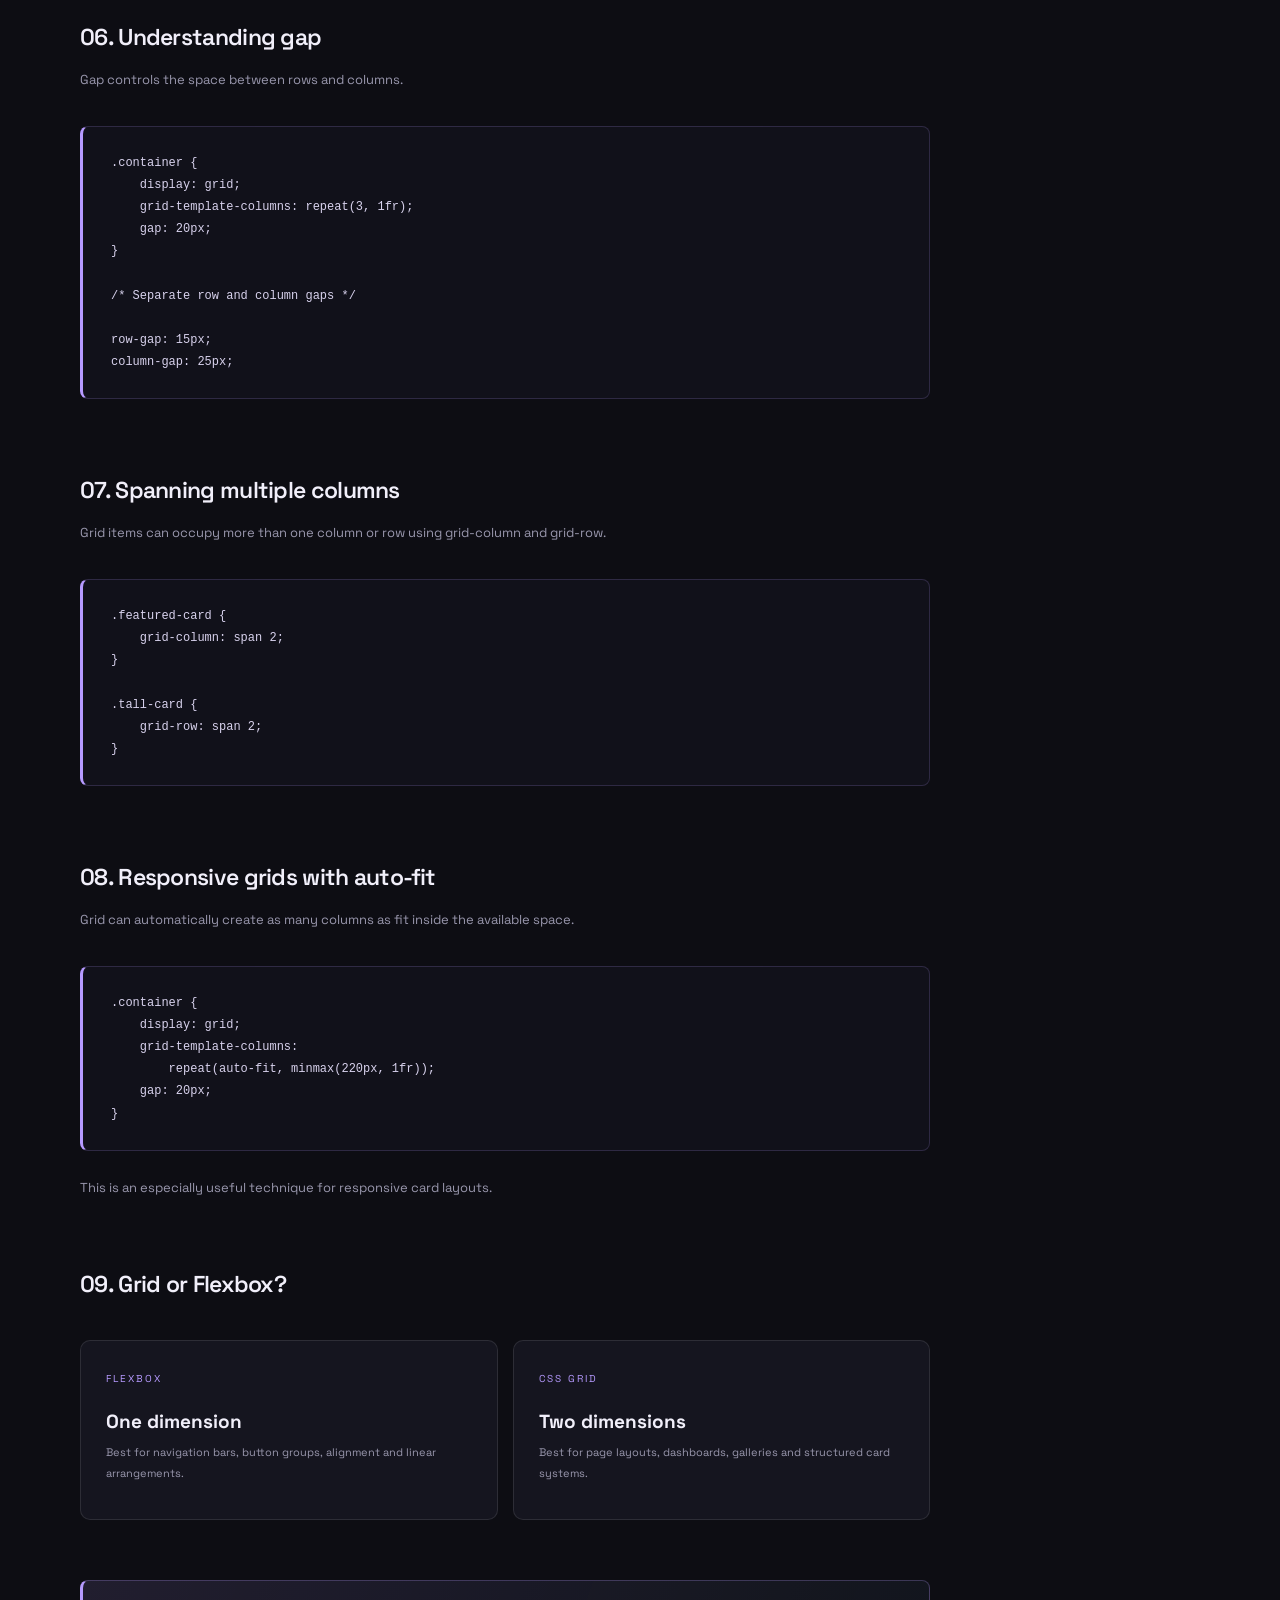
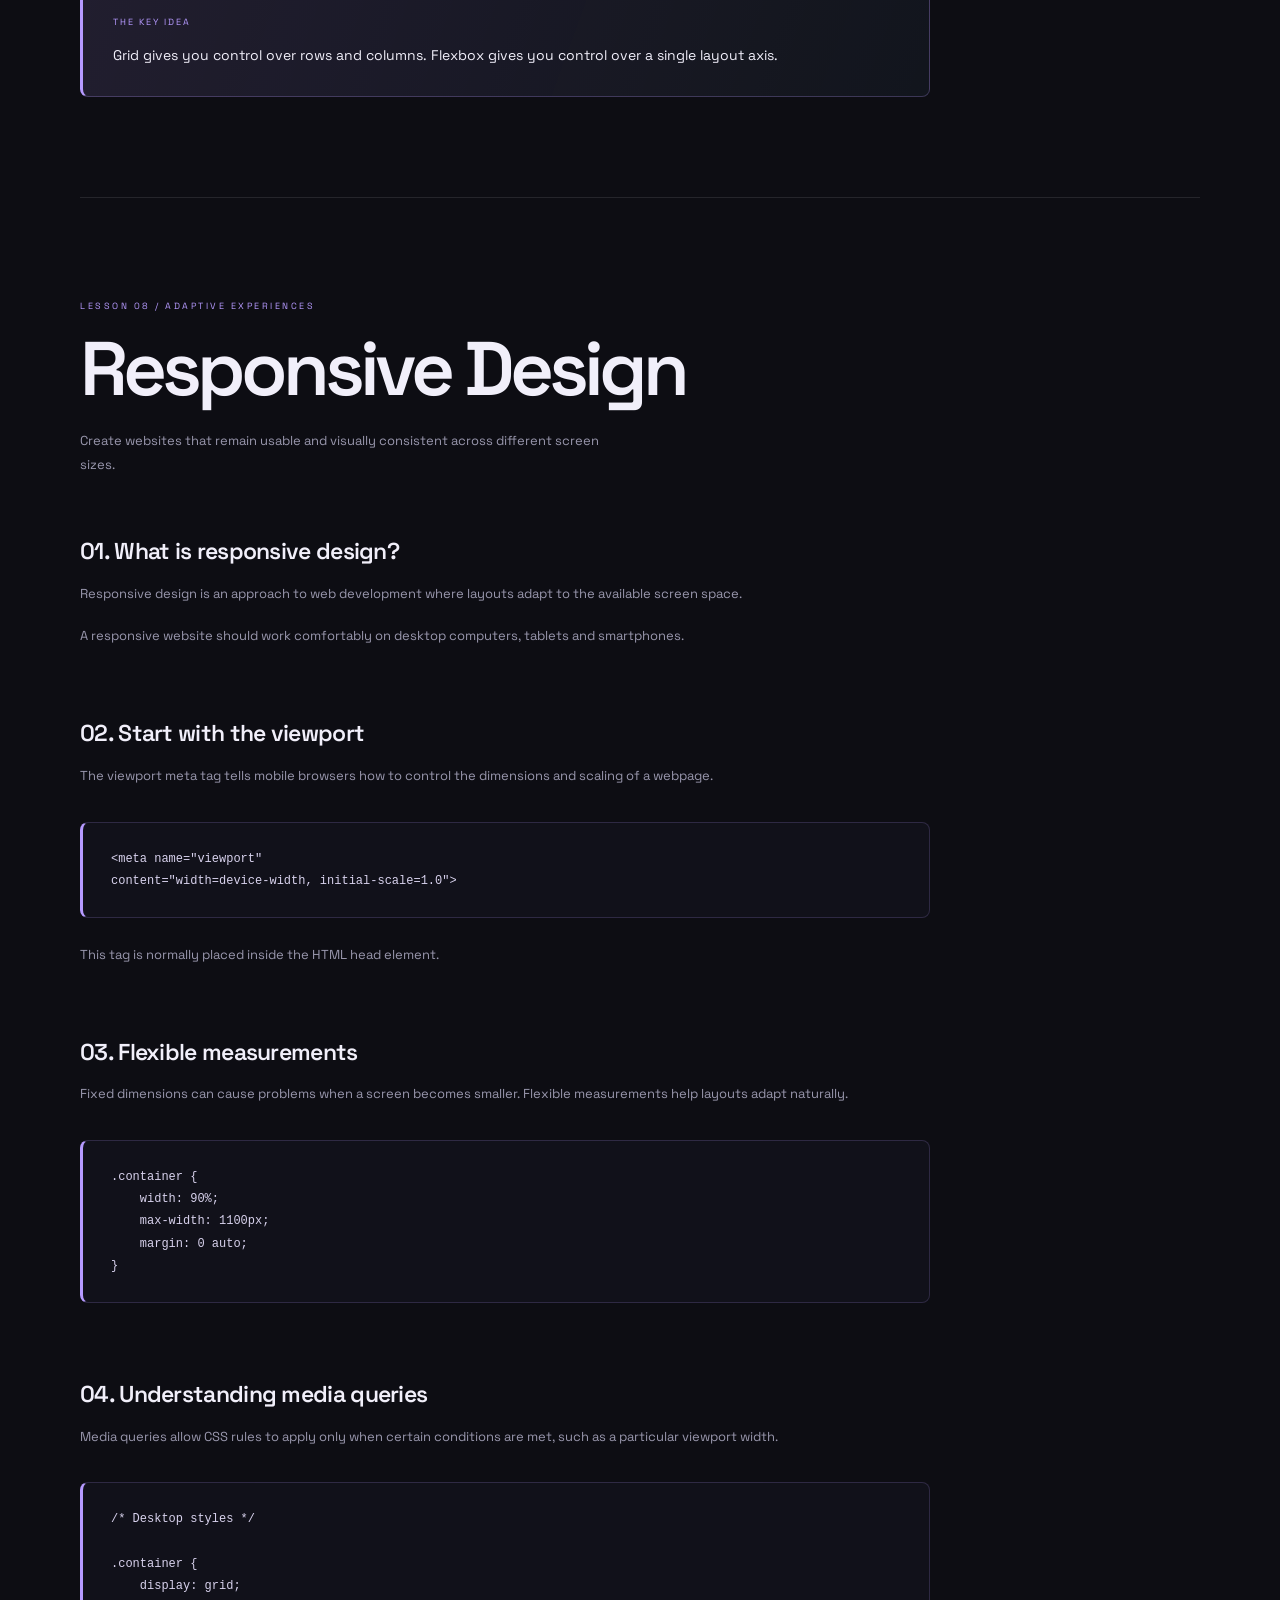
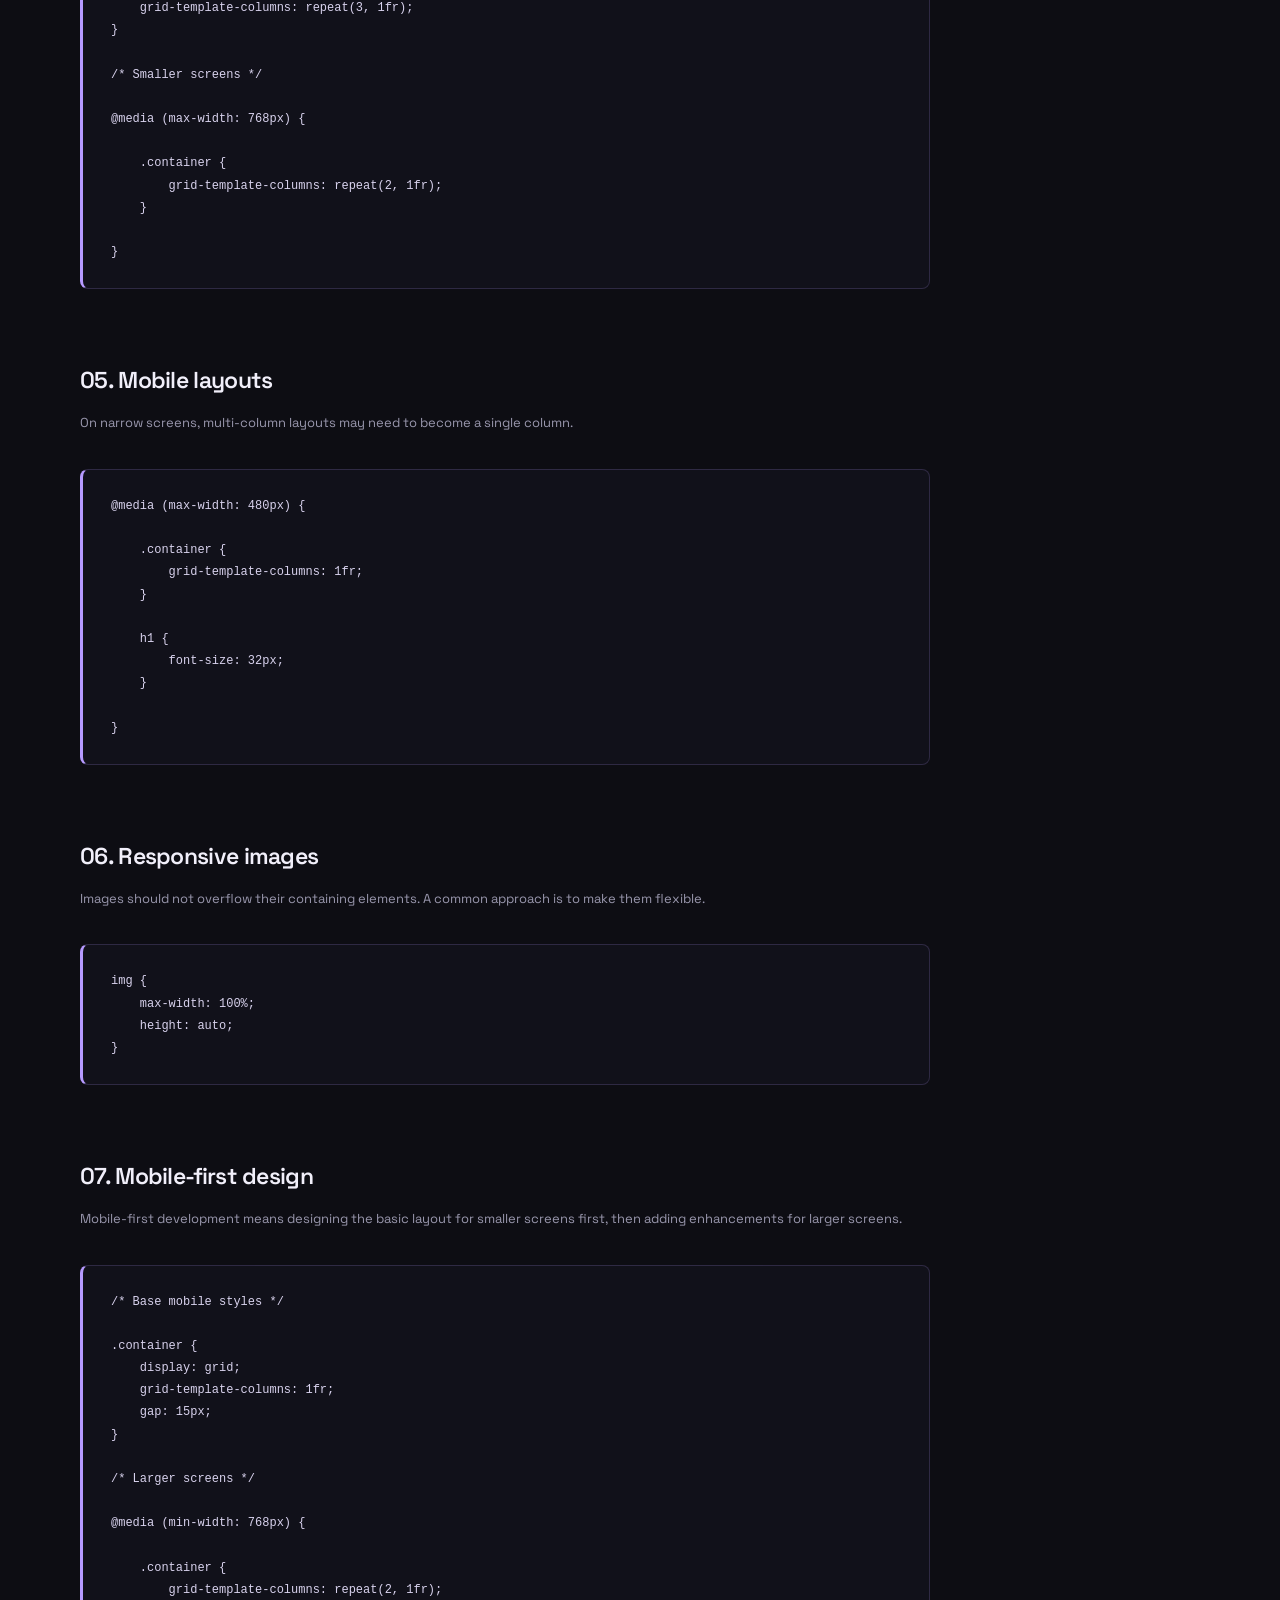
<file: css-stage-2.html>
<!DOCTYPE html>
<html lang="en">

<head>
    <meta charset="UTF-8">
    <meta name="viewport" content="width=device-width, initial-scale=1.0">

    <title>Stage 02 — Layout & Structure | THE CASCADE</title>

    <link rel="stylesheet" href="style.css">
    <link rel="stylesheet" href="css.css">
    <link rel="stylesheet" href="css-stage-2.css">
</head>

<body class="css-chapter css-stage-2">

    <!-- ATMOSPHERE -->
    <div class="css-atmosphere"></div>


    <!-- NAVIGATION -->
    <nav class="css-nav">

        <a href="css.html" class="css-brand">
            THE DIGITAL LAB <span>/ CSS</span>
        </a>

        <div class="css-nav-links">
            <a href="css.html">Chapter Overview</a>
            <a href="css-stage-1.html">Previous Stage</a>
        </div>

    </nav>


    <!-- STAGE HERO -->
    <header class="stage-hero">

        <div class="stage-eyebrow">
            CHAPTER 002 / STAGE 02
        </div>

        <h1>
            LAYOUT <span>& STRUCTURE.</span>
        </h1>

        <p class="stage-description">
            A beautiful website needs more than good colors and typography.
            It needs structure. Learn how elements occupy space,
            how layouts are built, and how interfaces adapt to every screen.
        </p>

        <div class="stage-meta">
            <span>04 LESSONS</span>
            <span>02 STAGE</span>
            <span>INTERMEDIATE LEVEL</span>
        </div>

    </header>


    <!-- LESSON NAVIGATION -->
    <section class="stage-navigation">

        <div class="section-heading">
            <span>02 — YOUR LEARNING PATH</span>
            <h2>From elements to entire layouts.</h2>
            <p>Four essential techniques for building structured, responsive websites.</p>
        </div>


        <div class="lesson-grid">

            <a href="#lesson-05" class="lesson-card">
                <span class="lesson-number">05</span>

                <div>
                    <h3>Display & Positioning</h3>
                    <p>Understand how elements behave, flow and occupy space.</p>
                </div>

                <span class="lesson-arrow">↗</span>
            </a>


            <a href="#lesson-06" class="lesson-card">
                <span class="lesson-number">06</span>

                <div>
                    <h3>Flexbox</h3>
                    <p>Align, distribute and organize elements with flexibility.</p>
                </div>

                <span class="lesson-arrow">↗</span>
            </a>


            <a href="#lesson-07" class="lesson-card">
                <span class="lesson-number">07</span>

                <div>
                    <h3>CSS Grid</h3>
                    <p>Create structured layouts using rows and columns.</p>
                </div>

                <span class="lesson-arrow">↗</span>
            </a>


            <a href="#lesson-08" class="lesson-card">
                <span class="lesson-number">08</span>

                <div>
                    <h3>Responsive Design</h3>
                    <p>Make websites adapt to phones, tablets and desktops.</p>
                </div>

                <span class="lesson-arrow">↗</span>
            </a>

        </div>

    </section>


    <!-- =====================================================
         LESSON 05 — DISPLAY & POSITIONING
    ====================================================== -->

    <section class="lesson-section" id="lesson-05">

        <div class="lesson-heading">

            <span>LESSON 05 / ELEMENT BEHAVIOUR</span>

            <h2>Display & Positioning</h2>

            <p>
                Understand how HTML elements behave in a layout
                and how CSS controls their position.
            </p>

        </div>


        <div class="lesson-content">

            <h3>01. Understanding display</h3>

            <p>
                The display property determines how an element
                participates in the layout of a webpage.
                Different display values produce different behaviours.
            </p>


            <h3>02. The essential display values</h3>


            <div class="method-card">

                <h4>01 — Block</h4>

                <p>
                    A block element starts on a new line and normally
                    occupies the available width of its containing block.
                </p>

                <pre class="code-panel"><code>div {
    display: block;
}</code></pre>

                <span class="method-note">
                    Common examples include div, section, article and p.
                </span>

            </div>


            <div class="method-card">

                <h4>02 — Inline</h4>

                <p>
                    Inline elements flow within the surrounding text
                    and generally occupy only the space their content needs.
                </p>

                <pre class="code-panel"><code>span {
    display: inline;
}</code></pre>

                <span class="method-note">
                    Common examples include span, a and strong.
                </span>

            </div>


            <div class="method-card">

                <h4>03 — Inline-block</h4>

                <p>
                    Combines inline flow with the ability to set
                    dimensions and other box properties.
                </p>

                <pre class="code-panel"><code>.button {
    display: inline-block;
    width: 150px;
    padding: 12px;
}</code></pre>

            </div>


            <div class="method-card">

                <h4>04 — None</h4>

                <p>
                    Removes the element from the layout entirely.
                    It does not occupy space while display is set to none.
                </p>

                <pre class="code-panel"><code>.hidden {
    display: none;
}</code></pre>

            </div>


            <h3>03. Understanding positioning</h3>

            <p>
                The position property controls how an element
                is placed in relation to its normal position,
                containing block or viewport.
            </p>


            <div class="selector-card">

                <h4>Static</h4>

                <p>
                    The default positioning behaviour.
                    The element follows the normal document flow.
                </p>

                <pre class="code-panel"><code>.element {
    position: static;
}</code></pre>

            </div>


            <div class="selector-card">

                <h4>Relative</h4>

                <p>
                    Keeps the element in the normal flow but allows
                    it to be visually offset from its original position.
                </p>

                <pre class="code-panel"><code>.element {
    position: relative;
    top: 10px;
    left: 15px;
}</code></pre>

            </div>


            <div class="selector-card">

                <h4>Absolute</h4>

                <p>
                    Removes the element from normal document flow
                    and positions it relative to its nearest
                    qualifying positioned ancestor.
                </p>

                <pre class="code-panel"><code>.parent {
    position: relative;
}

.child {
    position: absolute;
    top: 10px;
    right: 10px;
}</code></pre>

            </div>


            <div class="selector-card">

                <h4>Fixed</h4>

                <p>
                    Positions an element relative to the viewport.
                    It generally stays in the same place while scrolling.
                </p>

                <pre class="code-panel"><code>.navbar {
    position: fixed;
    top: 0;
    left: 0;
    width: 100%;
}</code></pre>

            </div>


            <div class="selector-card">

                <h4>Sticky</h4>

                <p>
                    Behaves like a relatively positioned element
                    until it reaches a specified scrolling threshold.
                </p>

                <pre class="code-panel"><code>.sidebar {
    position: sticky;
    top: 20px;
}</code></pre>

            </div>


            <h3>04. Enter z-index</h3>

            <p>
                When elements overlap, z-index can control
                their stacking order. A higher stacking level
                generally appears in front of a lower one
                within the relevant stacking context.
            </p>

            <pre class="code-panel"><code>.background {
    position: relative;
    z-index: 1;
}

.foreground {
    position: relative;
    z-index: 2;
}</code></pre>


            <div class="lesson-takeaway">

                <span>THE KEY IDEA</span>

                <p>
                    Display determines how elements participate in a layout.
                    Positioning controls where they appear.
                </p>

            </div>

        </div>

    </section>


    <!-- =====================================================
         LESSON 06 — FLEXBOX
    ====================================================== -->

    <section class="lesson-section" id="lesson-06">

        <div class="lesson-heading">

            <span>LESSON 06 / FLEXIBLE LAYOUTS</span>

            <h2>Flexbox</h2>

            <p>
                Learn how to align, distribute and organize elements
                using a powerful one-dimensional layout system.
            </p>

        </div>


        <div class="lesson-content">

            <h3>01. What is Flexbox?</h3>

            <p>
                Flexbox, short for Flexible Box Layout,
                is a CSS layout system designed to arrange elements
                along a single main axis at a time.
            </p>

            <p>
                It makes alignment, spacing and distribution
                much easier than relying on older layout techniques.
            </p>


            <h3>02. Activating Flexbox</h3>

            <p>
                To use Flexbox, first turn an element into a flex container.
                Its direct children automatically become flex items.
            </p>

            <pre class="code-panel"><code>.container {
    display: flex;
}</code></pre>


            <h3>03. Understanding the axes</h3>

            <p>
                Flexbox works with two axes:
                the main axis and the cross axis.
                Their directions depend on flex-direction.
            </p>


            <div class="concept-panel">

                <div class="concept-item">

                    <span>MAIN AXIS</span>

                    <h4>Primary direction</h4>

                    <p>
                        The direction in which flex items are arranged.
                        It is horizontal by default.
                    </p>

                </div>


                <div class="concept-item">

                    <span>CROSS AXIS</span>

                    <h4>Perpendicular direction</h4>

                    <p>
                        The axis that runs perpendicular
                        to the main axis.
                    </p>

                </div>

            </div>


            <h3>04. flex-direction</h3>

            <p>
                Determines the direction in which flex items
                are placed inside the container.
            </p>

            <pre class="code-panel"><code>.container {
    display: flex;
    flex-direction: row;
}

/* Other values */

flex-direction: column;
flex-direction: row-reverse;
flex-direction: column-reverse;</code></pre>


            <h3>05. justify-content</h3>

            <p>
                Controls how flex items are distributed
                along the main axis.
            </p>

            <pre class="code-panel"><code>.container {
    display: flex;
    justify-content: center;
}

/* Other useful values */

justify-content: flex-start;
justify-content: flex-end;
justify-content: space-between;
justify-content: space-around;
justify-content: space-evenly;</code></pre>


            <h3>06. align-items</h3>

            <p>
                Aligns flex items along the cross axis
                within the flex container.
            </p>

            <pre class="code-panel"><code>.container {
    display: flex;
    align-items: center;
}

/* Other values */

align-items: flex-start;
align-items: flex-end;
align-items: stretch;
align-items: baseline;</code></pre>


            <h3>07. gap and flex-wrap</h3>

            <p>
                Gap controls the spacing between flex items.
                Flex-wrap determines whether items can move
                onto another line when space is limited.
            </p>

            <pre class="code-panel"><code>.container {
    display: flex;
    flex-wrap: wrap;
    gap: 20px;
}</code></pre>


            <h3>08. A complete Flexbox example</h3>

            <pre class="code-panel"><code>.navigation {
    display: flex;
    justify-content: space-between;
    align-items: center;
    gap: 20px;
    padding: 20px;
}

.navigation-links {
    display: flex;
    gap: 15px;
}</code></pre>

            <p>
                This is a common pattern for building
                website navigation bars.
            </p>


            <div class="lesson-takeaway">

                <span>THE KEY IDEA</span>

                <p>
                    Flexbox gives you control over alignment,
                    spacing and direction along a flexible axis.
                </p>

            </div>

        </div>

    </section>


    <!-- =====================================================
         LESSON 07 — CSS GRID
    ====================================================== -->

    <section class="lesson-section" id="lesson-07">

        <div class="lesson-heading">

            <span>LESSON 07 / TWO-DIMENSIONAL LAYOUTS</span>

            <h2>CSS Grid</h2>

            <p>
                Build complex layouts using rows, columns
                and precise control over available space.
            </p>

        </div>


        <div class="lesson-content">

            <h3>01. What is CSS Grid?</h3>

            <p>
                CSS Grid is a two-dimensional layout system.
                It allows you to organize elements using
                both rows and columns at the same time.
            </p>

            <p>
                While Flexbox focuses on one dimension,
                Grid is especially useful for larger page structures.
            </p>


            <h3>02. Creating a grid container</h3>

            <p>
                Start by setting display to grid.
                Direct children then become grid items.
            </p>

            <pre class="code-panel"><code>.container {
    display: grid;
}</code></pre>


            <h3>03. Defining columns</h3>

            <p>
                The grid-template-columns property determines
                how many columns exist and how much space
                each column receives.
            </p>

            <pre class="code-panel"><code>.container {
    display: grid;
    grid-template-columns: 1fr 1fr;
}</code></pre>

            <p>
                The fr unit represents a fraction of the
                available space in the grid container.
            </p>


            <h3>04. Defining rows</h3>

            <p>
                Grid rows can be controlled using
                grid-template-rows.
            </p>

            <pre class="code-panel"><code>.container {
    display: grid;
    grid-template-columns: 1fr 1fr;
    grid-template-rows: 150px 200px;
}</code></pre>


            <h3>05. The power of repeat()</h3>

            <p>
                Instead of writing the same column size repeatedly,
                use the repeat() function.
            </p>

            <pre class="code-panel"><code>.container {
    display: grid;
    grid-template-columns: repeat(3, 1fr);
}</code></pre>


            <h3>06. Understanding gap</h3>

            <p>
                Gap controls the space between rows and columns.
            </p>

            <pre class="code-panel"><code>.container {
    display: grid;
    grid-template-columns: repeat(3, 1fr);
    gap: 20px;
}

/* Separate row and column gaps */

row-gap: 15px;
column-gap: 25px;</code></pre>


            <h3>07. Spanning multiple columns</h3>

            <p>
                Grid items can occupy more than one column
                or row using grid-column and grid-row.
            </p>

            <pre class="code-panel"><code>.featured-card {
    grid-column: span 2;
}

.tall-card {
    grid-row: span 2;
}</code></pre>


            <h3>08. Responsive grids with auto-fit</h3>

            <p>
                Grid can automatically create as many columns
                as fit inside the available space.
            </p>

            <pre class="code-panel"><code>.container {
    display: grid;
    grid-template-columns:
        repeat(auto-fit, minmax(220px, 1fr));
    gap: 20px;
}</code></pre>

            <p>
                This is an especially useful technique for
                responsive card layouts.
            </p>


            <h3>09. Grid or Flexbox?</h3>

            <div class="concept-panel">

                <div class="concept-item">

                    <span>FLEXBOX</span>

                    <h4>One dimension</h4>

                    <p>
                        Best for navigation bars, button groups,
                        alignment and linear arrangements.
                    </p>

                </div>


                <div class="concept-item">

                    <span>CSS GRID</span>

                    <h4>Two dimensions</h4>

                    <p>
                        Best for page layouts, dashboards,
                        galleries and structured card systems.
                    </p>

                </div>

            </div>


            <div class="lesson-takeaway">

                <span>THE KEY IDEA</span>

                <p>
                    Grid gives you control over rows and columns.
                    Flexbox gives you control over a single layout axis.
                </p>

            </div>

        </div>

    </section>


    <!-- =====================================================
         LESSON 08 — RESPONSIVE DESIGN
    ====================================================== -->

    <section class="lesson-section" id="lesson-08">

        <div class="lesson-heading">

            <span>LESSON 08 / ADAPTIVE EXPERIENCES</span>

            <h2>Responsive Design</h2>

            <p>
                Create websites that remain usable and visually
                consistent across different screen sizes.
            </p>

        </div>


        <div class="lesson-content">

            <h3>01. What is responsive design?</h3>

            <p>
                Responsive design is an approach to web development
                where layouts adapt to the available screen space.
            </p>

            <p>
                A responsive website should work comfortably
                on desktop computers, tablets and smartphones.
            </p>


            <h3>02. Start with the viewport</h3>

            <p>
                The viewport meta tag tells mobile browsers
                how to control the dimensions and scaling
                of a webpage.
            </p>

            <pre class="code-panel"><code>&lt;meta name="viewport"
content="width=device-width, initial-scale=1.0"&gt;</code></pre>

            <p>
                This tag is normally placed inside
                the HTML head element.
            </p>


            <h3>03. Flexible measurements</h3>

            <p>
                Fixed dimensions can cause problems when
                a screen becomes smaller. Flexible measurements
                help layouts adapt naturally.
            </p>

            <pre class="code-panel"><code>.container {
    width: 90%;
    max-width: 1100px;
    margin: 0 auto;
}</code></pre>


            <h3>04. Understanding media queries</h3>

            <p>
                Media queries allow CSS rules to apply only
                when certain conditions are met, such as
                a particular viewport width.
            </p>

            <pre class="code-panel"><code>/* Desktop styles */

.container {
    display: grid;
    grid-template-columns: repeat(3, 1fr);
}

/* Smaller screens */

@media (max-width: 768px) {

    .container {
        grid-template-columns: repeat(2, 1fr);
    }

}</code></pre>


            <h3>05. Mobile layouts</h3>

            <p>
                On narrow screens, multi-column layouts
                may need to become a single column.
            </p>

            <pre class="code-panel"><code>@media (max-width: 480px) {

    .container {
        grid-template-columns: 1fr;
    }

    h1 {
        font-size: 32px;
    }

}</code></pre>


            <h3>06. Responsive images</h3>

            <p>
                Images should not overflow their containing elements.
                A common approach is to make them flexible.
            </p>

            <pre class="code-panel"><code>img {
    max-width: 100%;
    height: auto;
}</code></pre>


            <h3>07. Mobile-first design</h3>

            <p>
                Mobile-first development means designing
                the basic layout for smaller screens first,
                then adding enhancements for larger screens.
            </p>

            <pre class="code-panel"><code>/* Base mobile styles */

.container {
    display: grid;
    grid-template-columns: 1fr;
    gap: 15px;
}

/* Larger screens */

@media (min-width: 768px) {

    .container {
        grid-template-columns: repeat(2, 1fr);
    }

}

@media (min-width: 1100px) {

    .container {
        grid-template-columns: repeat(3, 1fr);
    }

}</code></pre>


            <h3>08. The responsive design checklist</h3>

            <ul class="lesson-list">

                <li>Use a viewport meta tag.</li>

                <li>Prefer flexible widths where appropriate.</li>

                <li>Use media queries when layouts need to change.</li>

                <li>Make images scale within their containers.</li>

                <li>Keep text readable on smaller screens.</li>

                <li>Test layouts at multiple viewport sizes.</li>

            </ul>


            <div class="lesson-takeaway">

                <span>THE KEY IDEA</span>

                <p>
                    A good website doesn't just look great on one screen.
                    It adapts to the screen it's being viewed on.
                </p>

            </div>

        </div>

    </section>


    <!-- =====================================================
         STAGE COMPLETION
    ====================================================== -->

    <section class="stage-completion">

        <span>STAGE 02 / MASTER THE STRUCTURE</span>

        <h2>
            You understand the layout.<br>
            Now master the visual experience.
        </h2>

        <p>
            Four lessons completed. You've explored display,
            positioning, Flexbox, Grid and responsive design.
            Now it's time to bring your layouts to life
            with advanced visual techniques.
        </p>

        <a href="css-stage-3.html" class="stage-next-button">
            ENTER STAGE 03 ↗
        </a>

        <a href="css.html" class="stage-back-link">
            ← BACK TO CHAPTER OVERVIEW
        </a>

    </section>


    <!-- FOOTER -->
    <footer class="css-footer">

        <p>THE DIGITAL LAB — CHAPTER 002</p>

        <span>LEARN. BUILD. EXPERIMENT.</span>

    </footer>


</body>
</html>
</file>
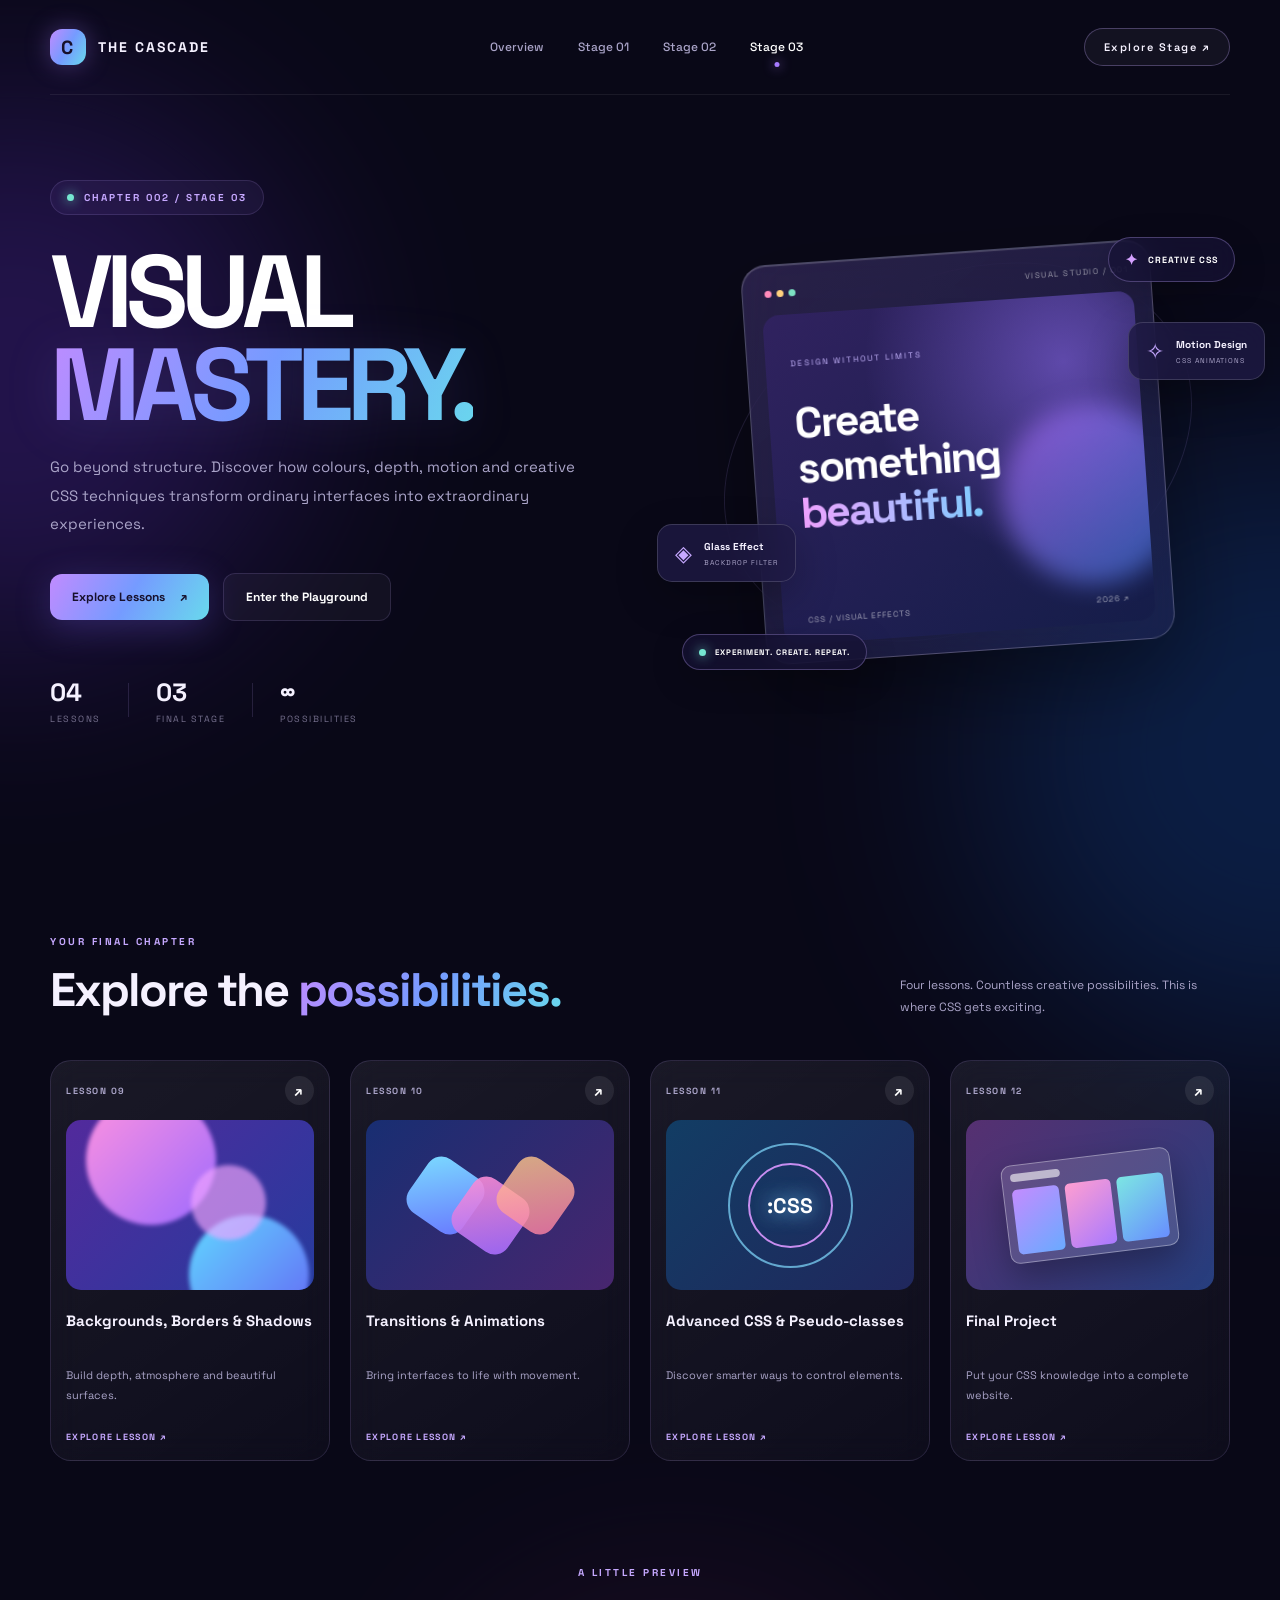
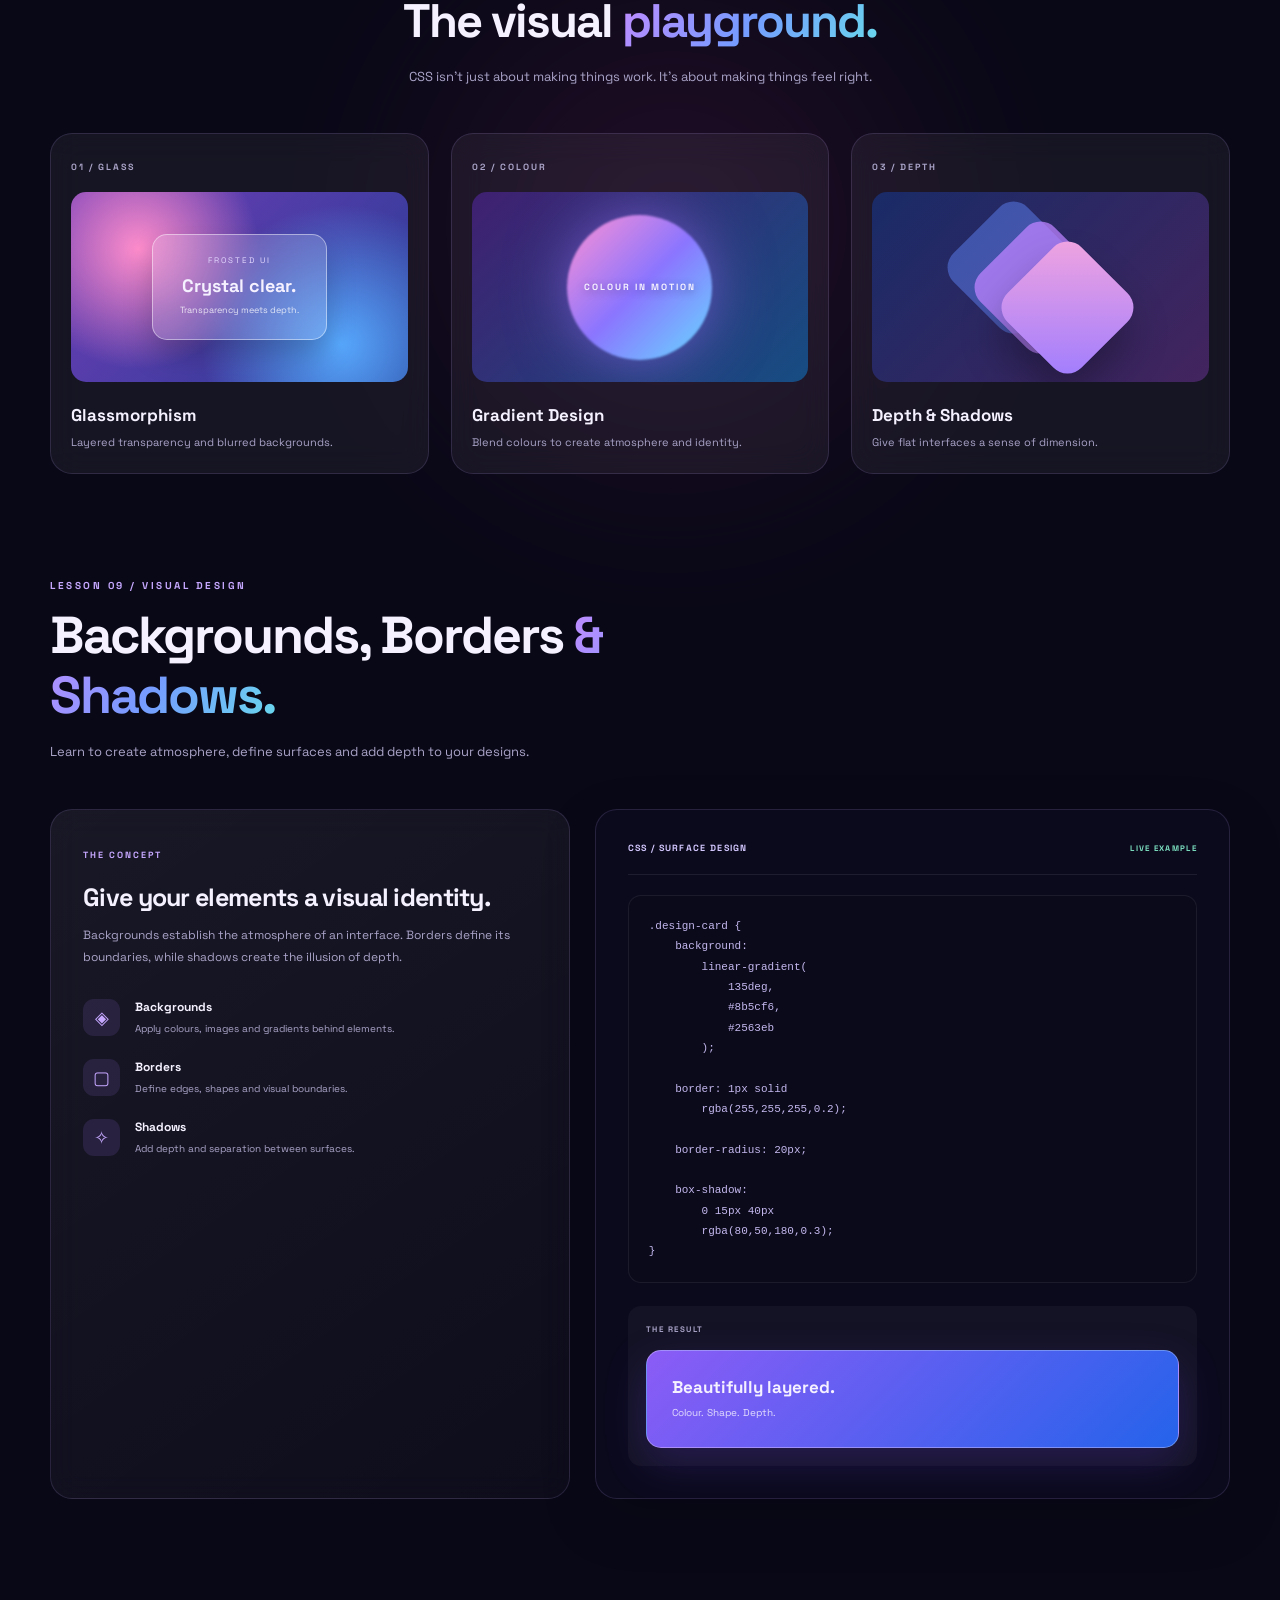
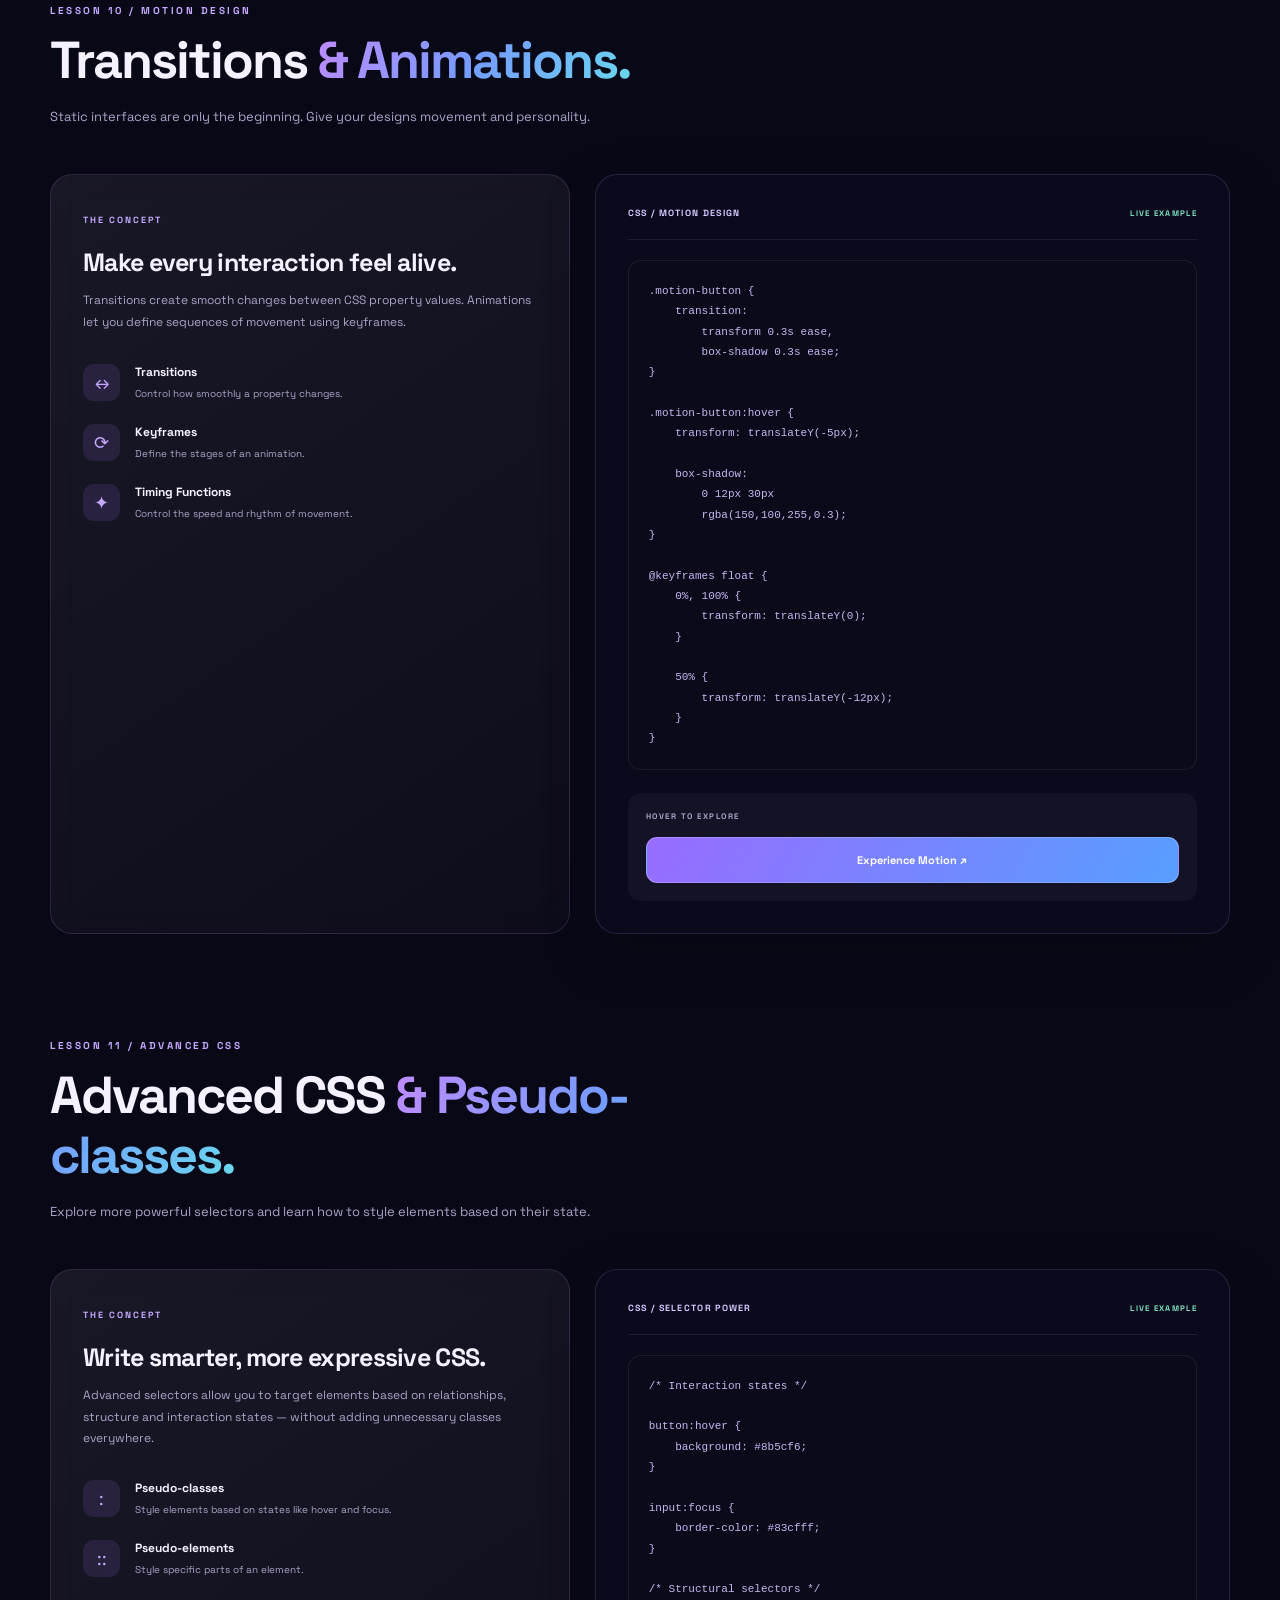
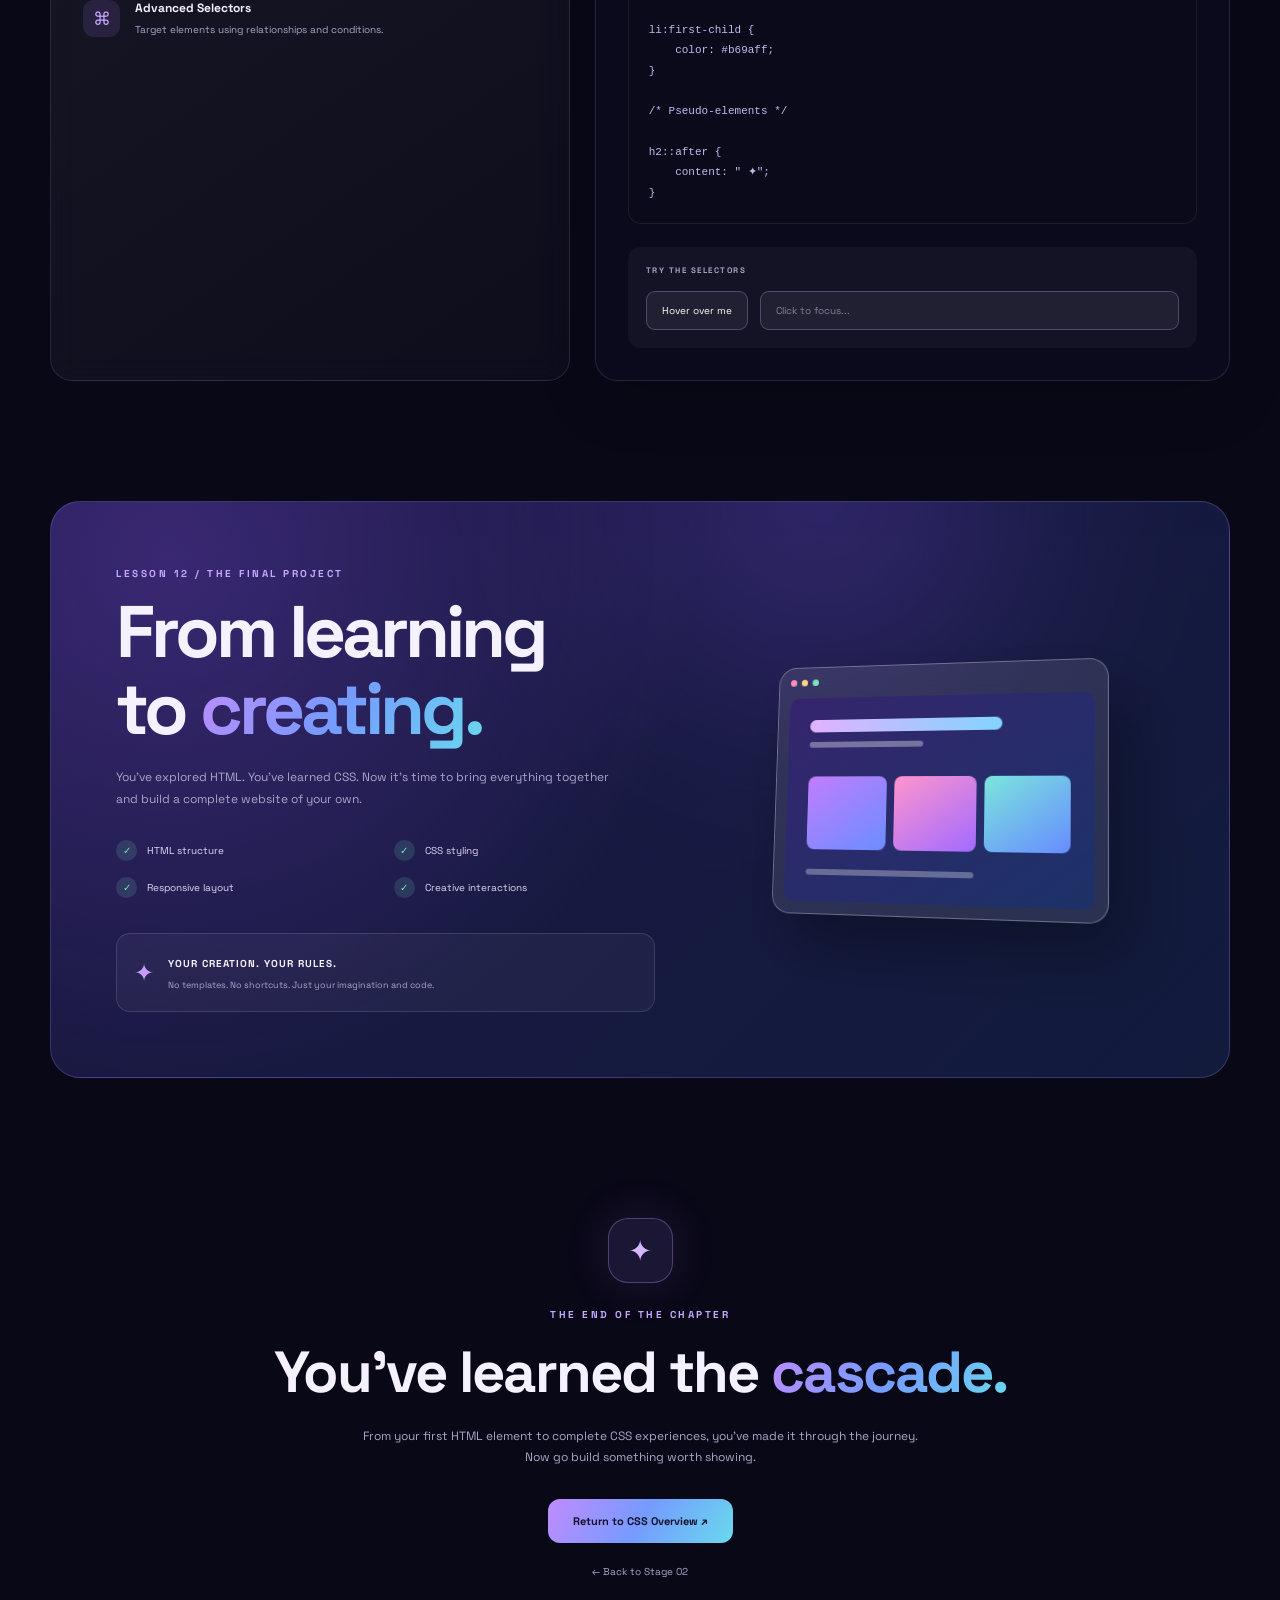
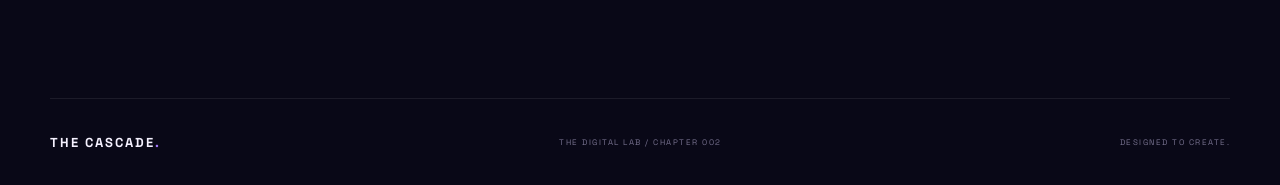
<file: css-stage-3.html>
<!DOCTYPE html>
<html lang="en">

<head>
    <meta charset="UTF-8">
    <meta name="viewport" content="width=device-width, initial-scale=1.0">

    <title>Stage 03 — Visual Mastery | THE CASCADE</title>

    <link rel="stylesheet" href="style.css">
    <link rel="stylesheet" href="css.css">
    <link rel="stylesheet" href="css-stage-3.css">
</head>

<body class="css-chapter css-stage-3">

    <div class="visual-atmosphere">
        <div class="ambient-orb orb-one"></div>
        <div class="ambient-orb orb-two"></div>
        <div class="ambient-orb orb-three"></div>
    </div>

    <!-- NAVIGATION -->

    <nav class="visual-nav">

        <a href="css.html" class="visual-brand">
            <span class="brand-mark">C</span>
            <span>THE CASCADE</span>
        </a>

        <div class="visual-nav-links">
            <a href="css.html">Overview</a>
            <a href="css-stage-1.html">Stage 01</a>
            <a href="css-stage-2.html">Stage 02</a>
            <a href="#lessons" class="nav-active">Stage 03</a>
        </div>

        <a href="#lessons" class="nav-cta">Explore Stage ↗</a>

    </nav>


    <main class="visual-main">

        <!-- HERO SECTION -->

        <section class="visual-hero">

            <div class="hero-copy">

                <div class="visual-eyebrow">
                    <span class="eyebrow-dot"></span>
                    CHAPTER 002 / STAGE 03
                </div>

                <h1>
                    VISUAL<br>
                    <span>MASTERY.</span>
                </h1>

                <p class="hero-description">
                    Go beyond structure. Discover how colours,
                    depth, motion and creative CSS techniques
                    transform ordinary interfaces into
                    extraordinary experiences.
                </p>

                <div class="hero-actions">
                    <a href="#lessons" class="primary-button">
                        Explore Lessons <span>↗</span>
                    </a>

                    <a href="#showcase" class="secondary-button">
                        Enter the Playground
                    </a>
                </div>

                <div class="hero-stats">

                    <div class="hero-stat">
                        <strong>04</strong>
                        <span>LESSONS</span>
                    </div>

                    <div class="stat-divider"></div>

                    <div class="hero-stat">
                        <strong>03</strong>
                        <span>FINAL STAGE</span>
                    </div>

                    <div class="stat-divider"></div>

                    <div class="hero-stat">
                        <strong>∞</strong>
                        <span>POSSIBILITIES</span>
                    </div>

                </div>

            </div>


            <!-- HERO VISUAL -->

            <div class="hero-visual">

                <div class="visual-orbit orbit-large"></div>
                <div class="visual-orbit orbit-small"></div>

                <div class="floating-label label-top">
                    <span class="label-icon">✦</span>
                    CREATIVE CSS
                </div>

                <div class="glass-showcase">

                    <div class="showcase-topbar">
                        <div class="window-dots">
                            <i></i>
                            <i></i>
                            <i></i>
                        </div>

                        <span>VISUAL STUDIO / 001</span>
                    </div>

                    <div class="showcase-content">

                        <span class="showcase-caption">
                            DESIGN WITHOUT LIMITS
                        </span>

                        <h2>
                            Create<br>
                            something<br>
                            <span>beautiful.</span>
                        </h2>

                        <div class="showcase-gradient"></div>

                        <div class="showcase-bottom">
                            <span>CSS / VISUAL EFFECTS</span>
                            <span>2026 ↗</span>
                        </div>

                    </div>

                </div>

                <div class="floating-card floating-card-one">
                    <span class="mini-card-icon">◈</span>
                    <div>
                        <strong>Glass Effect</strong>
                        <small>BACKDROP FILTER</small>
                    </div>
                </div>

                <div class="floating-card floating-card-two">
                    <span class="mini-card-icon">✧</span>
                    <div>
                        <strong>Motion Design</strong>
                        <small>CSS ANIMATIONS</small>
                    </div>
                </div>

                <div class="floating-label label-bottom">
                    <span class="eyebrow-dot"></span>
                    EXPERIMENT. CREATE. REPEAT.
                </div>

            </div>

        </section>


        <!-- LESSON NAVIGATION -->

        <section class="visual-lessons" id="lessons">

            <div class="section-intro">

                <div>
                    <span class="section-eyebrow">YOUR FINAL CHAPTER</span>
                    <h2>Explore the <span>possibilities.</span></h2>
                </div>

                <p>
                    Four lessons. Countless creative possibilities.
                    This is where CSS gets exciting.
                </p>

            </div>


            <div class="lesson-showcase-grid">

                <a href="#lesson-09" class="visual-lesson-card card-gradient">

                    <div class="lesson-card-top">
                        <span>LESSON 09</span>
                        <span class="card-arrow">↗</span>
                    </div>

                    <div class="lesson-art art-gradient">
                        <div class="gradient-shape shape-one"></div>
                        <div class="gradient-shape shape-two"></div>
                        <div class="gradient-shape shape-three"></div>
                    </div>

                    <div class="lesson-card-bottom">
                        <h3>Backgrounds, Borders & Shadows</h3>
                        <p>Build depth, atmosphere and beautiful surfaces.</p>
                        <span class="lesson-card-link">EXPLORE LESSON ↗</span>
                    </div>

                </a>


                <a href="#lesson-10" class="visual-lesson-card card-motion">

                    <div class="lesson-card-top">
                        <span>LESSON 10</span>
                        <span class="card-arrow">↗</span>
                    </div>

                    <div class="lesson-art art-motion">
                        <div class="motion-square square-one"></div>
                        <div class="motion-square square-two"></div>
                        <div class="motion-square square-three"></div>
                    </div>

                    <div class="lesson-card-bottom">
                        <h3>Transitions & Animations</h3>
                        <p>Bring interfaces to life with movement.</p>
                        <span class="lesson-card-link">EXPLORE LESSON ↗</span>
                    </div>

                </a>


                <a href="#lesson-11" class="visual-lesson-card card-advanced">

                    <div class="lesson-card-top">
                        <span>LESSON 11</span>
                        <span class="card-arrow">↗</span>
                    </div>

                    <div class="lesson-art art-advanced">
                        <div class="advanced-ring ring-one"></div>
                        <div class="advanced-ring ring-two"></div>
                        <div class="advanced-center">:CSS</div>
                    </div>

                    <div class="lesson-card-bottom">
                        <h3>Advanced CSS & Pseudo-classes</h3>
                        <p>Discover smarter ways to control elements.</p>
                        <span class="lesson-card-link">EXPLORE LESSON ↗</span>
                    </div>

                </a>


                <a href="#lesson-12" class="visual-lesson-card card-project">

                    <div class="lesson-card-top">
                        <span>LESSON 12</span>
                        <span class="card-arrow">↗</span>
                    </div>

                    <div class="lesson-art art-project">
                        <div class="project-window">
                            <div class="project-window-top"></div>
                            <div class="project-window-body">
                                <div></div>
                                <div></div>
                                <div></div>
                            </div>
                        </div>
                    </div>

                    <div class="lesson-card-bottom">
                        <h3>Final Project</h3>
                        <p>Put your CSS knowledge into a complete website.</p>
                        <span class="lesson-card-link">EXPLORE LESSON ↗</span>
                    </div>

                </a>

            </div>

        </section>


        <!-- VISUAL PLAYGROUND -->

        <section class="visual-playground" id="showcase">

            <div class="playground-heading">
                <span class="section-eyebrow">A LITTLE PREVIEW</span>
                <h2>The visual <span>playground.</span></h2>
                <p>
                    CSS isn't just about making things work.
                    It's about making things feel right.
                </p>
            </div>


            <div class="playground-grid">

                <div class="playground-card playground-glass">

                    <span class="playground-number">01 / GLASS</span>

                    <div class="glass-demo">
                        <div class="glass-demo-inner">
                            <span>FROSTED UI</span>
                            <strong>Crystal clear.</strong>
                            <p>Transparency meets depth.</p>
                        </div>
                    </div>

                    <h3>Glassmorphism</h3>
                    <p>Layered transparency and blurred backgrounds.</p>

                </div>


                <div class="playground-card playground-colour">

                    <span class="playground-number">02 / COLOUR</span>

                    <div class="colour-demo">
                        <div class="colour-orb"></div>
                        <span>COLOUR IN MOTION</span>
                    </div>

                    <h3>Gradient Design</h3>
                    <p>Blend colours to create atmosphere and identity.</p>

                </div>


                <div class="playground-card playground-depth">

                    <span class="playground-number">03 / DEPTH</span>

                    <div class="depth-demo">
                        <div class="depth-layer layer-back"></div>
                        <div class="depth-layer layer-middle"></div>
                        <div class="depth-layer layer-front"></div>
                    </div>

                    <h3>Depth & Shadows</h3>
                    <p>Give flat interfaces a sense of dimension.</p>

                </div>

            </div>

        </section>


        <!-- LESSON 09 -->

        <section class="visual-lesson-section" id="lesson-09">

            <div class="lesson-section-heading">
                <span class="section-eyebrow">LESSON 09 / VISUAL DESIGN</span>
                <h2>Backgrounds, Borders <span>& Shadows.</span></h2>
                <p>
                    Learn to create atmosphere, define surfaces
                    and add depth to your designs.
                </p>
            </div>


            <div class="lesson-content-grid">

                <div class="lesson-explanation">
                    <span class="content-label">THE CONCEPT</span>
                    <h3>Give your elements a visual identity.</h3>

                    <p>
                        Backgrounds establish the atmosphere of an
                        interface. Borders define its boundaries,
                        while shadows create the illusion of depth.
                    </p>

                    <div class="concept-list">

                        <div class="concept-item">
                            <span class="concept-icon">◈</span>
                            <div>
                                <strong>Backgrounds</strong>
                                <p>Apply colours, images and gradients behind elements.</p>
                            </div>
                        </div>

                        <div class="concept-item">
                            <span class="concept-icon">▢</span>
                            <div>
                                <strong>Borders</strong>
                                <p>Define edges, shapes and visual boundaries.</p>
                            </div>
                        </div>

                        <div class="concept-item">
                            <span class="concept-icon">✧</span>
                            <div>
                                <strong>Shadows</strong>
                                <p>Add depth and separation between surfaces.</p>
                            </div>
                        </div>

                    </div>

                </div>


                <div class="lesson-code-card">

                    <div class="code-card-header">
                        <span>CSS / SURFACE DESIGN</span>
                        <span class="code-status">LIVE EXAMPLE</span>
                    </div>

                    <div class="code-display">
<pre><code>.design-card {
    background:
        linear-gradient(
            135deg,
            #8b5cf6,
            #2563eb
        );

    border: 1px solid
        rgba(255,255,255,0.2);

    border-radius: 20px;

    box-shadow:
        0 15px 40px
        rgba(80,50,180,0.3);
}</code></pre>
                    </div>

                    <div class="code-preview">
                        <span>THE RESULT</span>
                        <div class="design-preview-card">
                            <strong>Beautifully layered.</strong>
                            <p>Colour. Shape. Depth.</p>
                        </div>
                    </div>

                </div>

            </div>

        </section>


        <!-- LESSON 10 -->

        <section class="visual-lesson-section" id="lesson-10">

            <div class="lesson-section-heading">
                <span class="section-eyebrow">LESSON 10 / MOTION DESIGN</span>
                <h2>Transitions <span>& Animations.</span></h2>
                <p>
                    Static interfaces are only the beginning.
                    Give your designs movement and personality.
                </p>
            </div>


            <div class="lesson-content-grid">

                <div class="lesson-explanation">
                    <span class="content-label">THE CONCEPT</span>
                    <h3>Make every interaction feel alive.</h3>

                    <p>
                        Transitions create smooth changes between
                        CSS property values. Animations let you
                        define sequences of movement using keyframes.
                    </p>

                    <div class="concept-list">

                        <div class="concept-item">
                            <span class="concept-icon">↔</span>
                            <div>
                                <strong>Transitions</strong>
                                <p>Control how smoothly a property changes.</p>
                            </div>
                        </div>

                        <div class="concept-item">
                            <span class="concept-icon">⟳</span>
                            <div>
                                <strong>Keyframes</strong>
                                <p>Define the stages of an animation.</p>
                            </div>
                        </div>

                        <div class="concept-item">
                            <span class="concept-icon">✦</span>
                            <div>
                                <strong>Timing Functions</strong>
                                <p>Control the speed and rhythm of movement.</p>
                            </div>
                        </div>

                    </div>

                </div>


                <div class="lesson-code-card">

                    <div class="code-card-header">
                        <span>CSS / MOTION DESIGN</span>
                        <span class="code-status">LIVE EXAMPLE</span>
                    </div>

                    <div class="code-display">
<pre><code>.motion-button {
    transition:
        transform 0.3s ease,
        box-shadow 0.3s ease;
}

.motion-button:hover {
    transform: translateY(-5px);

    box-shadow:
        0 12px 30px
        rgba(150,100,255,0.3);
}

@keyframes float {
    0%, 100% {
        transform: translateY(0);
    }

    50% {
        transform: translateY(-12px);
    }
}</code></pre>
                    </div>

                    <div class="code-preview">
                        <span>HOVER TO EXPLORE</span>
                        <button class="motion-demo-button">
                            Experience Motion ↗
                        </button>
                    </div>

                </div>

            </div>

        </section>


        <!-- LESSON 11 -->

        <section class="visual-lesson-section" id="lesson-11">

            <div class="lesson-section-heading">
                <span class="section-eyebrow">LESSON 11 / ADVANCED CSS</span>
                <h2>Advanced CSS <span>& Pseudo-classes.</span></h2>
                <p>
                    Explore more powerful selectors and learn
                    how to style elements based on their state.
                </p>
            </div>


            <div class="lesson-content-grid">

                <div class="lesson-explanation">
                    <span class="content-label">THE CONCEPT</span>
                    <h3>Write smarter, more expressive CSS.</h3>

                    <p>
                        Advanced selectors allow you to target
                        elements based on relationships, structure
                        and interaction states — without adding
                        unnecessary classes everywhere.
                    </p>

                    <div class="concept-list">

                        <div class="concept-item">
                            <span class="concept-icon">:</span>
                            <div>
                                <strong>Pseudo-classes</strong>
                                <p>Style elements based on states like hover and focus.</p>
                            </div>
                        </div>

                        <div class="concept-item">
                            <span class="concept-icon">::</span>
                            <div>
                                <strong>Pseudo-elements</strong>
                                <p>Style specific parts of an element.</p>
                            </div>
                        </div>

                        <div class="concept-item">
                            <span class="concept-icon">⌘</span>
                            <div>
                                <strong>Advanced Selectors</strong>
                                <p>Target elements using relationships and conditions.</p>
                            </div>
                        </div>

                    </div>

                </div>


                <div class="lesson-code-card">

                    <div class="code-card-header">
                        <span>CSS / SELECTOR POWER</span>
                        <span class="code-status">LIVE EXAMPLE</span>
                    </div>

                    <div class="code-display">
<pre><code>/* Interaction states */

button:hover {
    background: #8b5cf6;
}

input:focus {
    border-color: #83cfff;
}

/* Structural selectors */

li:first-child {
    color: #b69aff;
}

/* Pseudo-elements */

h2::after {
    content: " ✦";
}</code></pre>
                    </div>

                    <div class="code-preview">
                        <span>TRY THE SELECTORS</span>

                        <div class="selector-demo">
                            <button>Hover over me</button>
                            <input type="text" placeholder="Click to focus...">
                        </div>

                    </div>

                </div>

            </div>

        </section>


        <!-- LESSON 12 / FINAL PROJECT -->

        <section class="final-project-section" id="lesson-12">

            <div class="final-project-glow"></div>

            <div class="final-project-content">

                <span class="section-eyebrow">LESSON 12 / THE FINAL PROJECT</span>

                <h2>
                    From learning<br>
                    to <span>creating.</span>
                </h2>

                <p>
                    You've explored HTML. You've learned CSS.
                    Now it's time to bring everything together
                    and build a complete website of your own.
                </p>

                <div class="project-checklist">

                    <div class="project-check">
                        <span>✓</span>
                        HTML structure
                    </div>

                    <div class="project-check">
                        <span>✓</span>
                        CSS styling
                    </div>

                    <div class="project-check">
                        <span>✓</span>
                        Responsive layout
                    </div>

                    <div class="project-check">
                        <span>✓</span>
                        Creative interactions
                    </div>

                </div>

                <div class="final-project-note">
                    <span class="note-icon">✦</span>
                    <div>
                        <strong>YOUR CREATION. YOUR RULES.</strong>
                        <p>No templates. No shortcuts. Just your imagination and code.</p>
                    </div>
                </div>

            </div>

            <div class="final-project-art">
                <div class="project-art-window">

                    <div class="art-window-header">
                        <span></span>
                        <span></span>
                        <span></span>
                    </div>

                    <div class="art-window-content">
                        <div class="art-heading"></div>
                        <div class="art-subheading"></div>

                        <div class="art-cards">
                            <div></div>
                            <div></div>
                            <div></div>
                        </div>

                        <div class="art-footer-line"></div>
                    </div>

                </div>
            </div>

        </section>


        <!-- COMPLETION -->

        <section class="visual-completion">

            <div class="completion-symbol">✦</div>

            <span class="section-eyebrow">THE END OF THE CHAPTER</span>

            <h2>You've learned the <span>cascade.</span></h2>

            <p>
                From your first HTML element to complete CSS
                experiences, you've made it through the journey.
                Now go build something worth showing.
            </p>

            <a href="css.html" class="completion-button">
                Return to CSS Overview ↗
            </a>

            <a href="css-stage-2.html" class="completion-back">
                ← Back to Stage 02
            </a>

        </section>

    </main>


    <!-- FOOTER -->

    <footer class="visual-footer">

        <a href="css.html" class="footer-brand">
            THE CASCADE<span>.</span>
        </a>

        <p>THE DIGITAL LAB / CHAPTER 002</p>

        <span>DESIGNED TO CREATE.</span>

    </footer>


</body>
</html>
</file>
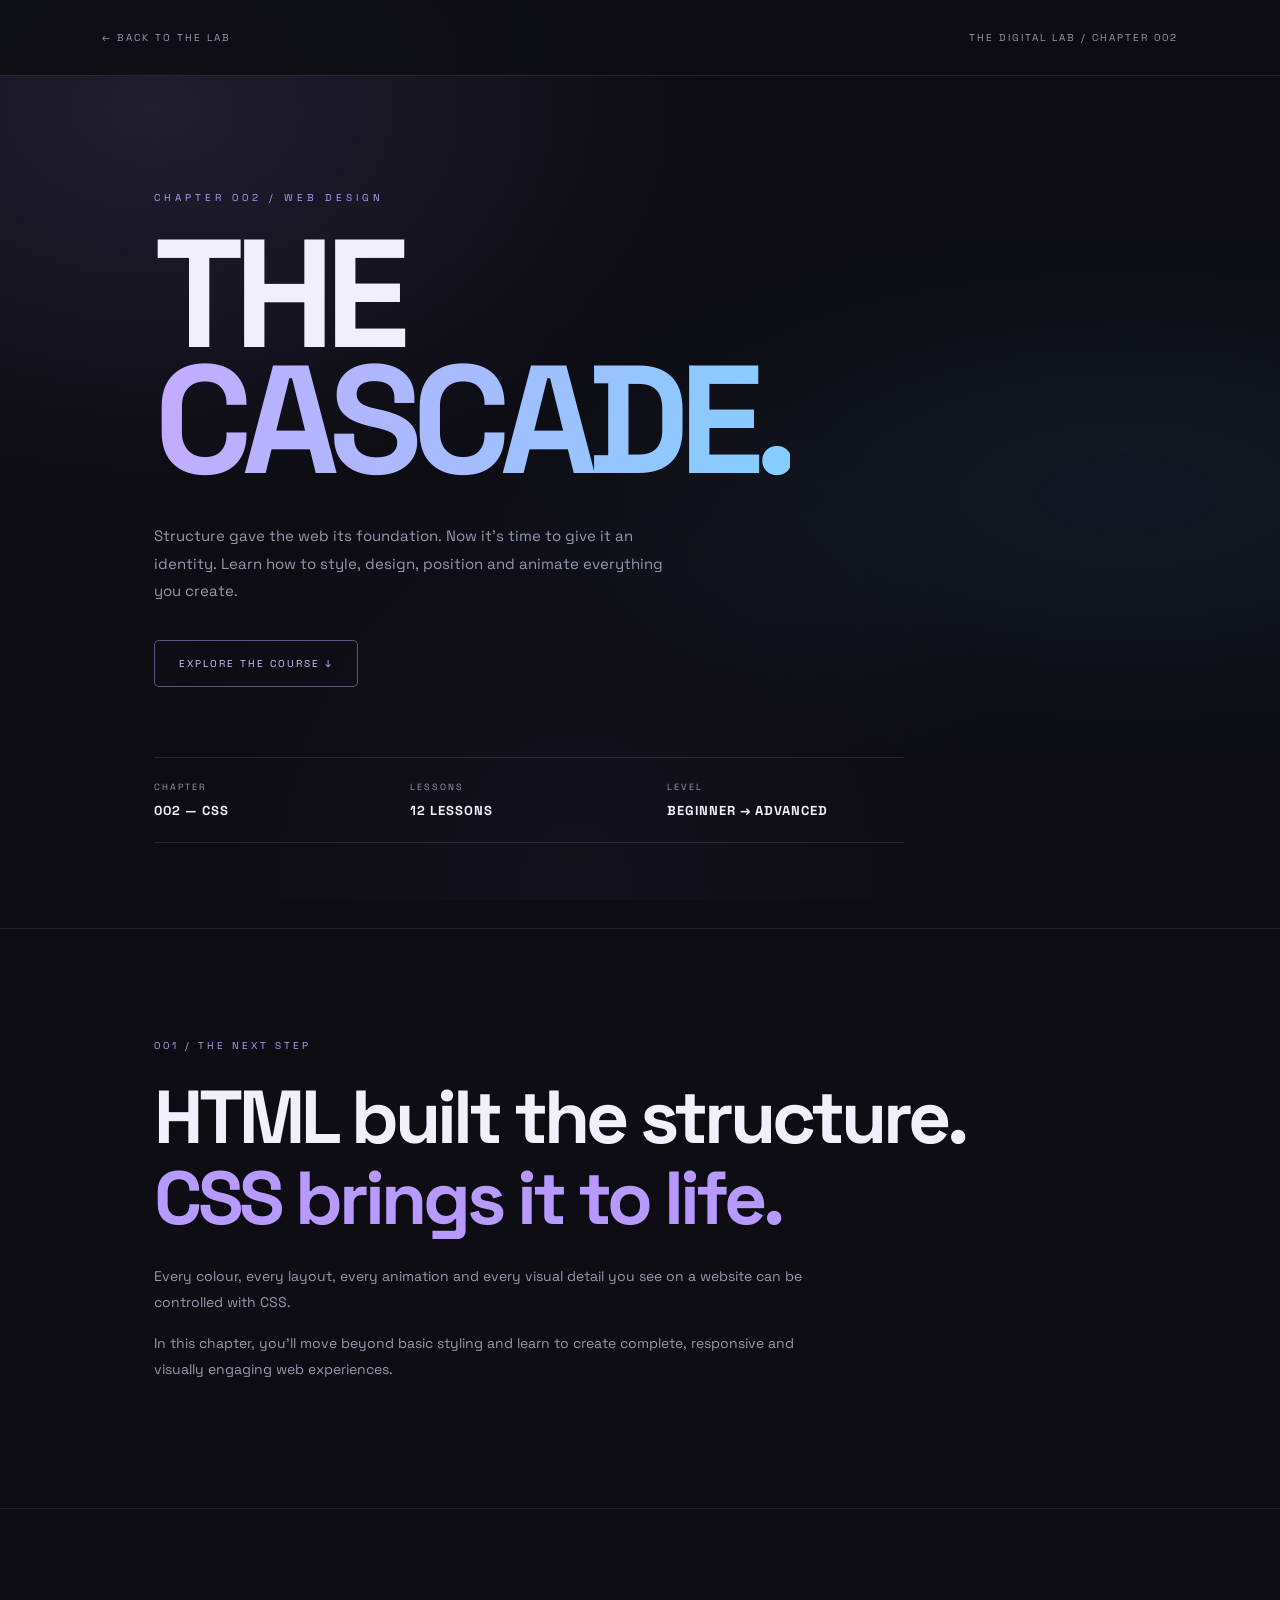
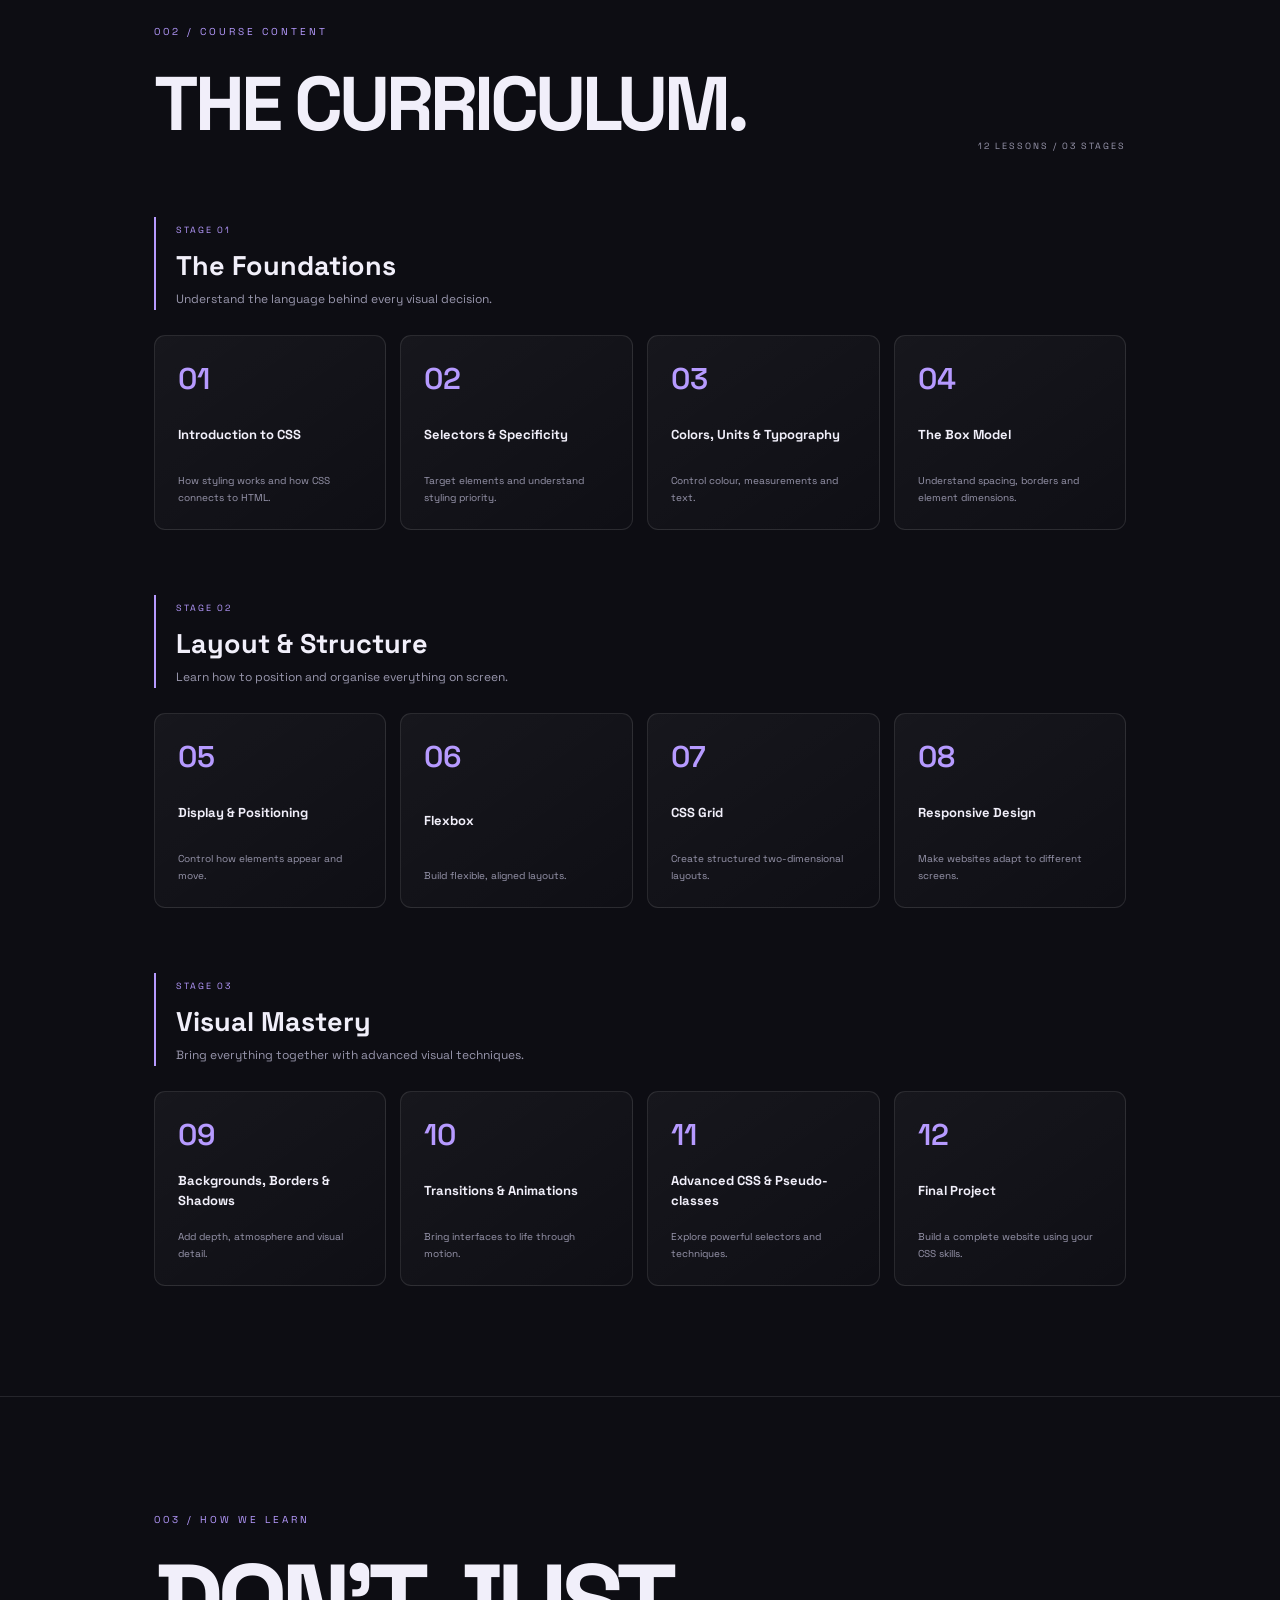
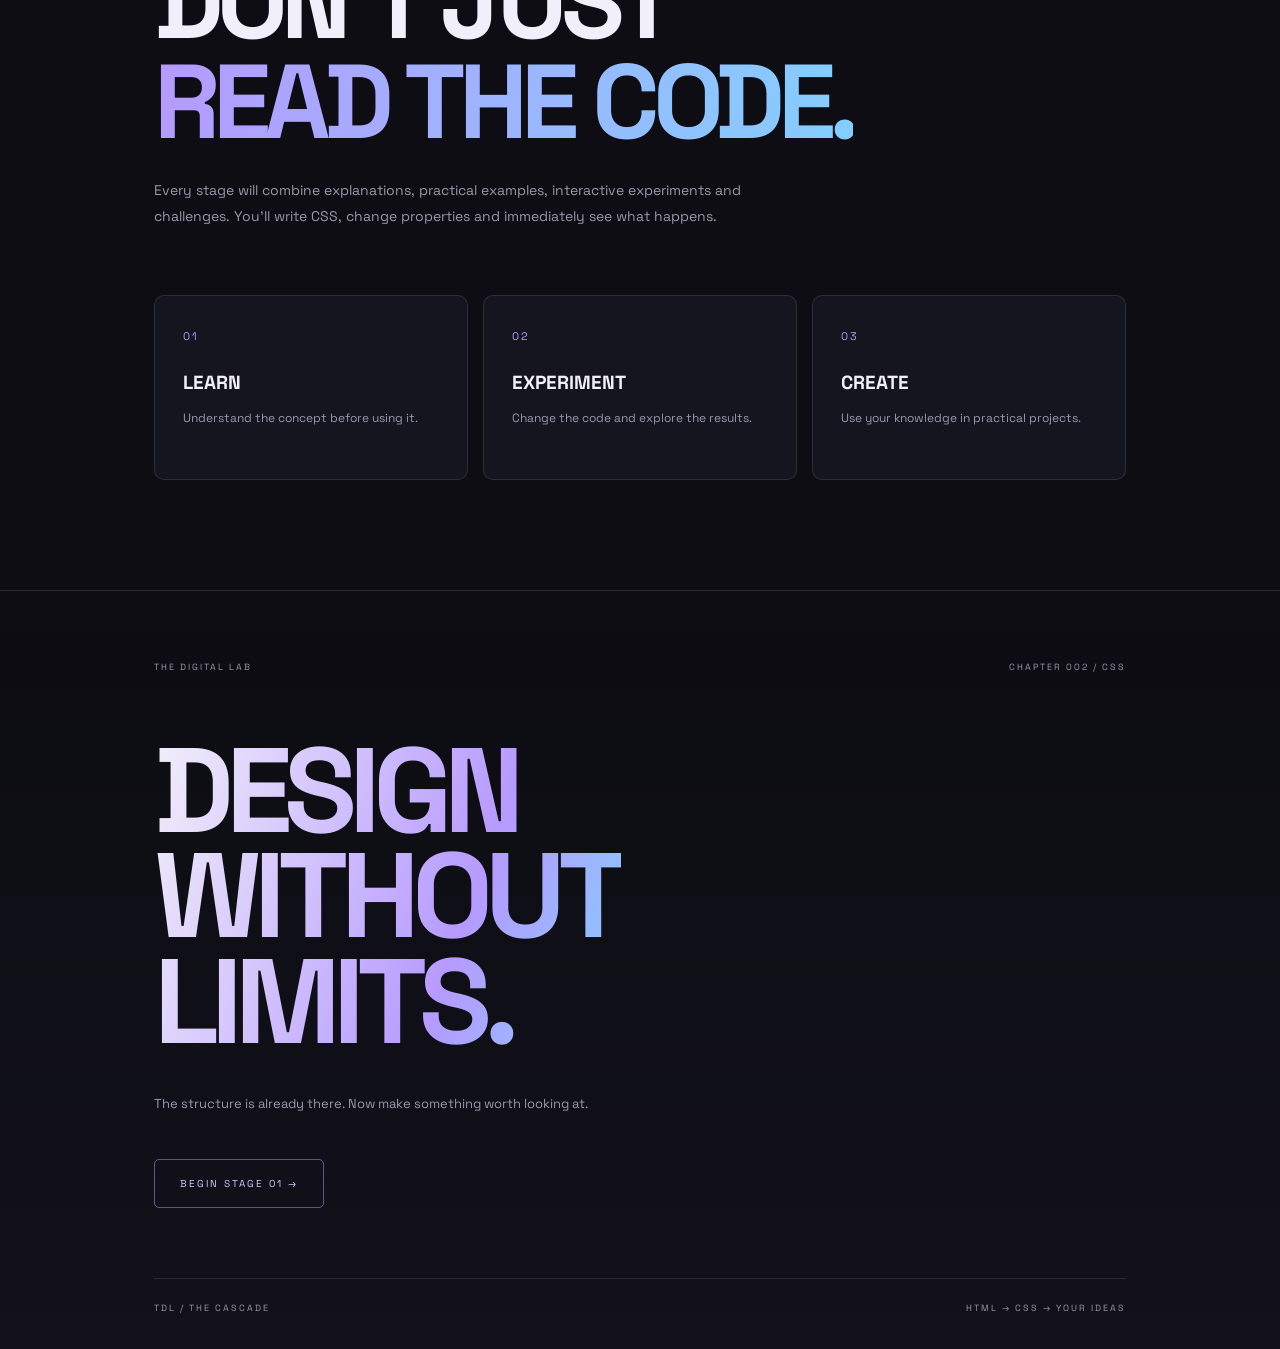
<file: css.html>
<!DOCTYPE html>
<html lang="en">

<head>
    <meta charset="UTF-8">
    <meta name="viewport" content="width=device-width, initial-scale=1.0">

    <title>CSS — THE DIGITAL LAB</title>

    <link rel="stylesheet" href="style.css">
    <link rel="stylesheet" href="css.css">
</head>

<body class="css-chapter">

    <div class="css-atmosphere"></div>

    <!-- NAVIGATION -->

    <nav class="css-nav">
        <a href="index.html" class="css-back">← BACK TO THE LAB</a>
        <span class="css-nav-label">THE DIGITAL LAB / CHAPTER 002</span>
    </nav>


    <main>

        <!-- HERO -->

        <header class="css-hero">

            <div class="css-eyebrow">
                CHAPTER 002 / WEB DESIGN
            </div>

            <h1>
                THE<br>
                <span>CASCADE.</span>
            </h1>

            <p class="css-hero-description">
                Structure gave the web its foundation.
                Now it's time to give it an identity.
                Learn how to style, design, position and animate
                everything you create.
            </p>

            <a href="#css-course" class="css-hero-button">
                EXPLORE THE COURSE ↓
            </a>

            <div class="css-chapter-info">

                <div>
                    <span class="info-label">CHAPTER</span>
                    <strong>002 — CSS</strong>
                </div>

                <div>
                    <span class="info-label">LESSONS</span>
                    <strong>12 LESSONS</strong>
                </div>

                <div>
                    <span class="info-label">LEVEL</span>
                    <strong>BEGINNER → ADVANCED</strong>
                </div>

            </div>

        </header>


        <!-- COURSE INTRODUCTION -->

        <section class="css-intro">

            <div class="css-section-kicker">
                001 / THE NEXT STEP
            </div>

            <h2>
                HTML built the structure.<br>
                <span>CSS brings it to life.</span>
            </h2>

            <p>
                Every colour, every layout, every animation and
                every visual detail you see on a website can be
                controlled with CSS.
            </p>

            <p>
                In this chapter, you'll move beyond basic styling
                and learn to create complete, responsive and
                visually engaging web experiences.
            </p>

        </section>


        <!-- COURSE INDEX -->

        <section class="css-course" id="css-course">

            <div class="css-section-heading">

                <div>
                    <span class="css-section-kicker">
                        002 / COURSE CONTENT
                    </span>

                    <h2>
                        THE CURRICULUM.
                    </h2>
                </div>

                <span class="css-course-count">
                    12 LESSONS / 03 STAGES
                </span>

            </div>


            <!-- STAGE 01 -->

            <div class="css-stage-heading">
                <span>STAGE 01</span>
                <h3>The Foundations</h3>
                <p>Understand the language behind every visual decision.</p>
            </div>

            <div class="css-index-grid">

                <a href="css-stage-1.html#lesson-one" class="css-index-card">
                    <span>01</span>
                    <strong>Introduction to CSS</strong>
                    <small>How styling works and how CSS connects to HTML.</small>
                </a>

                <a href="css-stage-1.html#lesson-two" class="css-index-card">
                    <span>02</span>
                    <strong>Selectors & Specificity</strong>
                    <small>Target elements and understand styling priority.</small>
                </a>

                <a href="css-stage-1.html#lesson-three" class="css-index-card">
                    <span>03</span>
                    <strong>Colors, Units & Typography</strong>
                    <small>Control colour, measurements and text.</small>
                </a>

                <a href="css-stage-1.html#lesson-four" class="css-index-card">
                    <span>04</span>
                    <strong>The Box Model</strong>
                    <small>Understand spacing, borders and element dimensions.</small>
                </a>

            </div>


            <!-- STAGE 02 -->

            <div class="css-stage-heading">
                <span>STAGE 02</span>
                <h3>Layout & Structure</h3>
                <p>Learn how to position and organise everything on screen.</p>
            </div>

            <div class="css-index-grid">

                <a href="css-stage-2.html#lesson-five" class="css-index-card">
                    <span>05</span>
                    <strong>Display & Positioning</strong>
                    <small>Control how elements appear and move.</small>
                </a>

                <a href="css-stage-2.html#lesson-six" class="css-index-card">
                    <span>06</span>
                    <strong>Flexbox</strong>
                    <small>Build flexible, aligned layouts.</small>
                </a>

                <a href="css-stage-2.html#lesson-seven" class="css-index-card">
                    <span>07</span>
                    <strong>CSS Grid</strong>
                    <small>Create structured two-dimensional layouts.</small>
                </a>

                <a href="css-stage-2.html#lesson-eight" class="css-index-card">
                    <span>08</span>
                    <strong>Responsive Design</strong>
                    <small>Make websites adapt to different screens.</small>
                </a>

            </div>


            <!-- STAGE 03 -->

            <div class="css-stage-heading">
                <span>STAGE 03</span>
                <h3>Visual Mastery</h3>
                <p>Bring everything together with advanced visual techniques.</p>
            </div>

            <div class="css-index-grid">

                <a href="css-stage-3.html#lesson-nine" class="css-index-card">
                    <span>09</span>
                    <strong>Backgrounds, Borders & Shadows</strong>
                    <small>Add depth, atmosphere and visual detail.</small>
                </a>

                <a href="css-stage-3.html#lesson-ten" class="css-index-card">
                    <span>10</span>
                    <strong>Transitions & Animations</strong>
                    <small>Bring interfaces to life through motion.</small>
                </a>

                <a href="css-stage-3.html#lesson-eleven" class="css-index-card">
                    <span>11</span>
                    <strong>Advanced CSS & Pseudo-classes</strong>
                    <small>Explore powerful selectors and techniques.</small>
                </a>

                <a href="css-stage-3.html#lesson-twelve" class="css-index-card">
                    <span>12</span>
                    <strong>Final Project</strong>
                    <small>Build a complete website using your CSS skills.</small>
                </a>

            </div>

        </section>


        <!-- COURSE PHILOSOPHY -->

        <section class="css-philosophy">

            <span class="css-section-kicker">
                003 / HOW WE LEARN
            </span>

            <h2>
                DON'T JUST<br>
                <span>READ THE CODE.</span>
            </h2>

            <p>
                Every stage will combine explanations, practical
                examples, interactive experiments and challenges.
                You'll write CSS, change properties and immediately
                see what happens.
            </p>

            <div class="css-philosophy-grid">

                <div>
                    <span>01</span>
                    <h3>LEARN</h3>
                    <p>Understand the concept before using it.</p>
                </div>

                <div>
                    <span>02</span>
                    <h3>EXPERIMENT</h3>
                    <p>Change the code and explore the results.</p>
                </div>

                <div>
                    <span>03</span>
                    <h3>CREATE</h3>
                    <p>Use your knowledge in practical projects.</p>
                </div>

            </div>

        </section>


        <!-- FOOTER -->

        <footer class="css-footer">

            <div class="css-footer-top">
                <span>THE DIGITAL LAB</span>
                <span>CHAPTER 002 / CSS</span>
            </div>

            <h2>
                DESIGN<br>
                WITHOUT<br>
                LIMITS.
            </h2>

            <p>
                The structure is already there.
                Now make something worth looking at.
            </p>

            <a href="css-stage-1.html" class="css-start-button">
                BEGIN STAGE 01 →
            </a>

            <div class="css-footer-bottom">
                <span>TDL / THE CASCADE</span>
                <span>HTML → CSS → YOUR IDEAS</span>
            </div>

        </footer>

    </main>

</body>
</html>
</file>
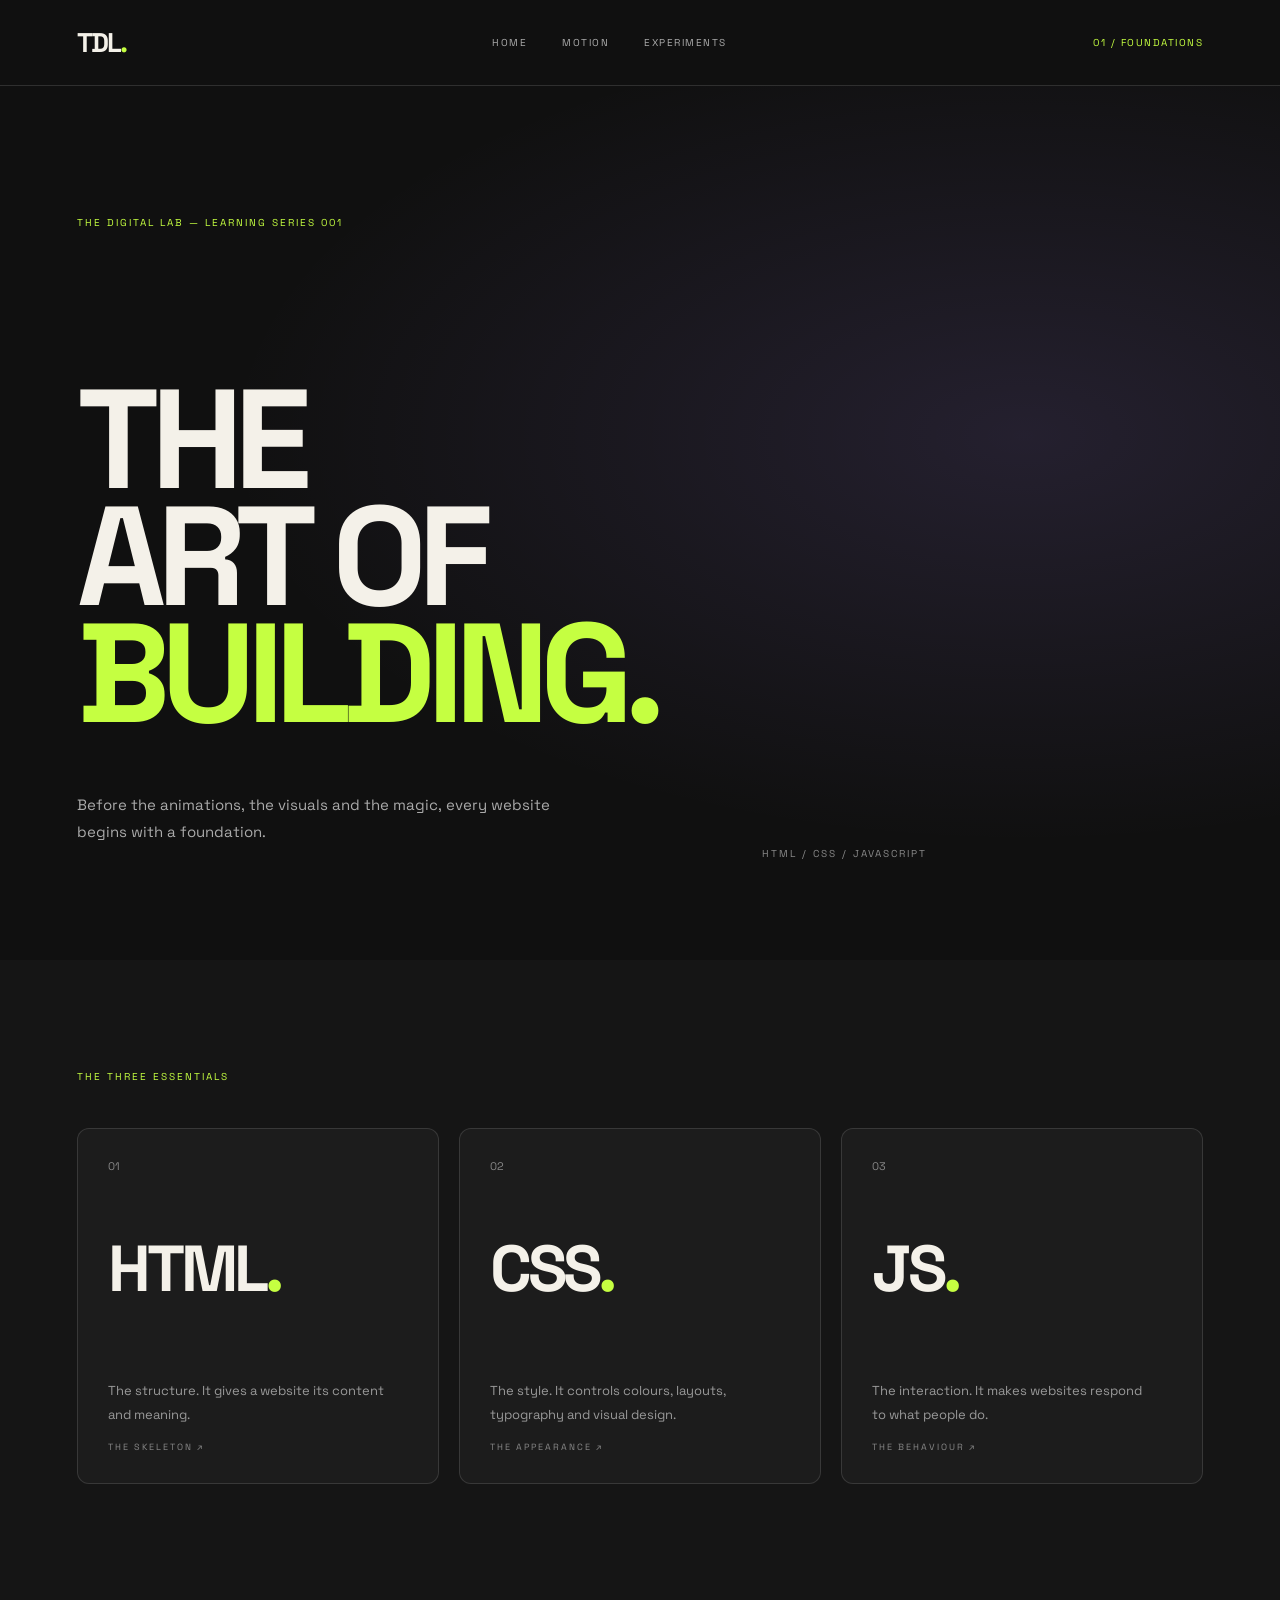
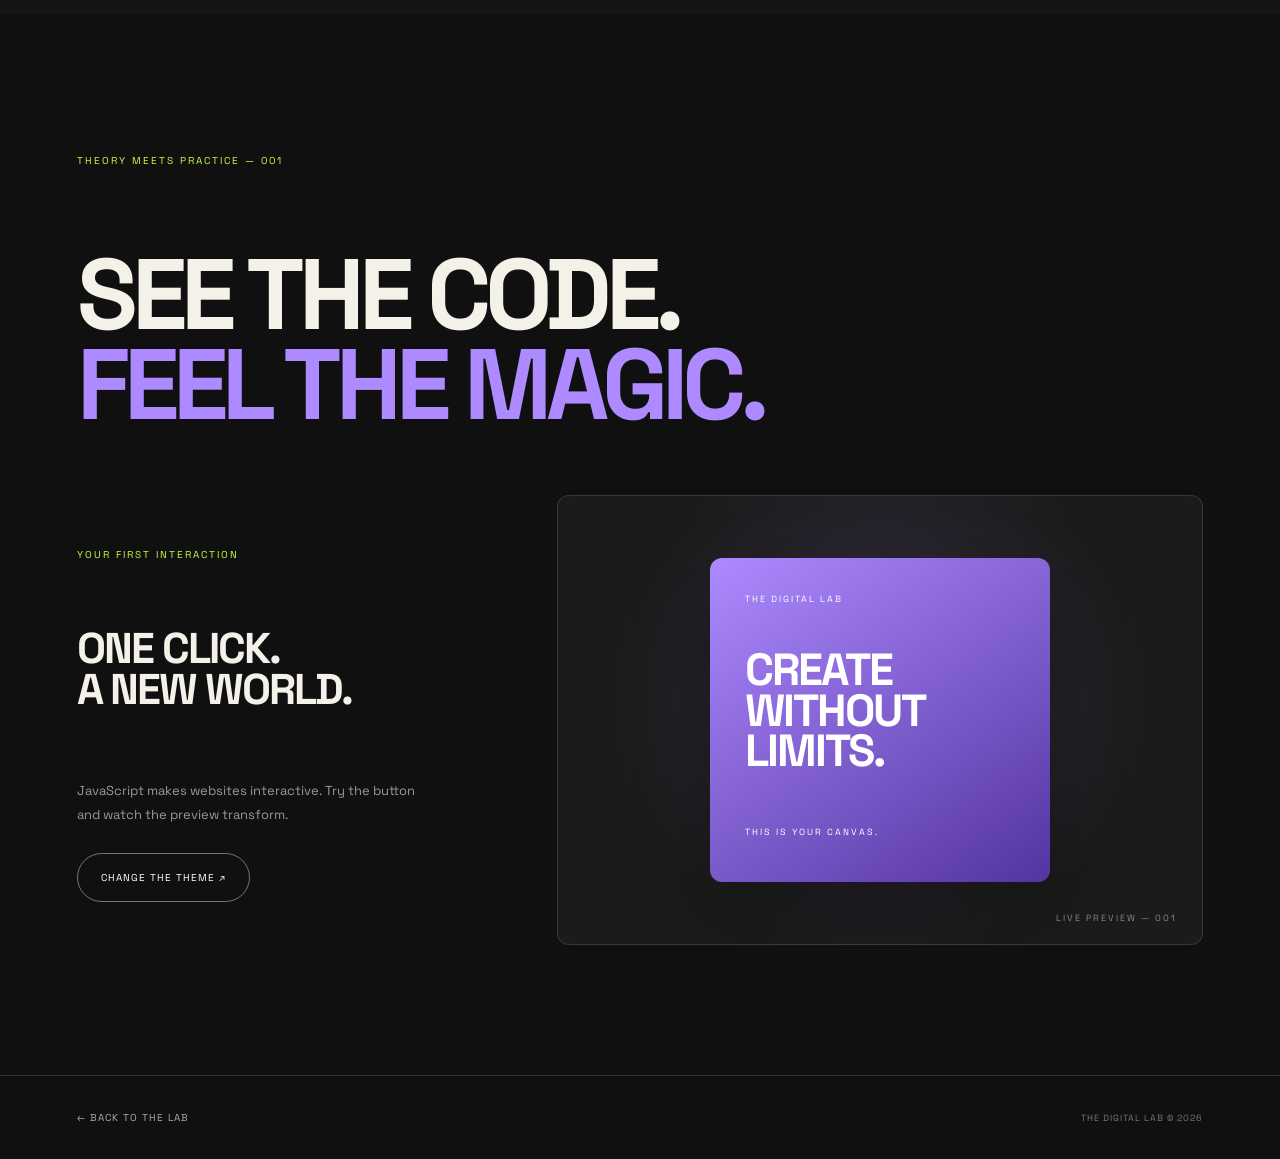
<file: foundations.html>
<!DOCTYPE html>
<html lang="en">
<head>
    <meta charset="UTF-8">
    <meta name="viewport" content="width=device-width, initial-scale=1.0">

    <title>Foundations — THE DIGITAL LAB</title>

    <link rel="stylesheet" href="style.css">
</head>

<body>

<main>

    <!-- NAVIGATION -->
    <nav>
        <a href="index.html" class="logo">
            TDL<span>.</span>
        </a>

        <div class="nav-links">
            <a href="index.html">HOME</a>
            <a href="motion.html">MOTION</a>
            <a href="experiments.html">EXPERIMENTS</a>
        </div>

        <div class="menu-label">01 / FOUNDATIONS</div>
    </nav>


    <!-- HERO -->
    <section class="foundations-page">

        <p class="eyebrow">
            THE DIGITAL LAB — LEARNING SERIES 001
        </p>

        <h1>
            THE<br>
            ART OF<br>
            <span>BUILDING.</span>
        </h1>

        <div class="foundations-intro">

            <p>
                Before the animations, the visuals and the magic,
                every website begins with a foundation.
            </p>

            <span>HTML / CSS / JAVASCRIPT</span>

        </div>

    </section>


    <!-- TECHNOLOGY CHAPTERS -->
    <section class="tech-section">

        <p class="eyebrow">THE THREE ESSENTIALS</p>

        <div class="tech-grid">

            <!-- HTML -->
            <a href="html.html" class="tech-card">
                <span>01</span>
                <h2>HTML<span>.</span></h2>
                <p>
                    The structure. It gives a website its content
                    and meaning.
                </p>
                <small>THE SKELETON ↗</small>
            </a>


            <!-- CSS -->
            <a href="css.html" class="tech-card">
                <span>02</span>
                <h2>CSS<span>.</span></h2>
                <p>
                    The style. It controls colours, layouts,
                    typography and visual design.
                </p>
                <small>THE APPEARANCE ↗</small>
            </a>


            <!-- JAVASCRIPT -->
            <a href="JS.html" class="tech-card">
                <span>03</span>
                <h2>JS<span>.</span></h2>
                <p>
                    The interaction. It makes websites respond
                    to what people do.
                </p>
                <small>THE BEHAVIOUR ↗</small>
            </a>

        </div>

    </section>


    <!-- INTERACTIVE PLAYGROUND -->
    <section class="playground">

        <p class="eyebrow">
            THEORY MEETS PRACTICE — 001
        </p>

        <h2>
            SEE THE CODE.<br>
            <span>FEEL THE MAGIC.</span>
        </h2>

        <div class="playground-grid">

            <div class="playground-info">

                <p class="playground-label">
                    YOUR FIRST INTERACTION
                </p>

                <h3>
                    ONE CLICK.<br>
                    A NEW WORLD.
                </h3>

                <p>
                    JavaScript makes websites interactive.
                    Try the button and watch the preview transform.
                </p>

                <button id="theme-button" class="lab-button">
                    CHANGE THE THEME ↗
                </button>

            </div>


            <div class="demo-area" id="demo-area">

                <div class="demo-card" id="demo-card">

                    <span>THE DIGITAL LAB</span>

                    <h3>
                        CREATE<br>
                        WITHOUT<br>
                        LIMITS.
                    </h3>

                    <p>THIS IS YOUR CANVAS.</p>

                </div>

                <span class="demo-caption">
                    LIVE PREVIEW — 001
                </span>

            </div>

        </div>

    </section>


    <!-- FOOTER -->
    <footer class="tdl-footer">

        <a href="index.html">
            ← BACK TO THE LAB
        </a>

        <span>
            THE DIGITAL LAB © 2026
        </span>

    </footer>

</main>


<!-- INTERACTION -->
<script>
    const themeButton = document.getElementById("theme-button");
    const demoArea = document.getElementById("demo-area");

    if (themeButton && demoArea) {
        themeButton.addEventListener("click", () => {
            demoArea.classList.toggle("alternate");
        });
    }
</script>

</body>
</html>
</file>
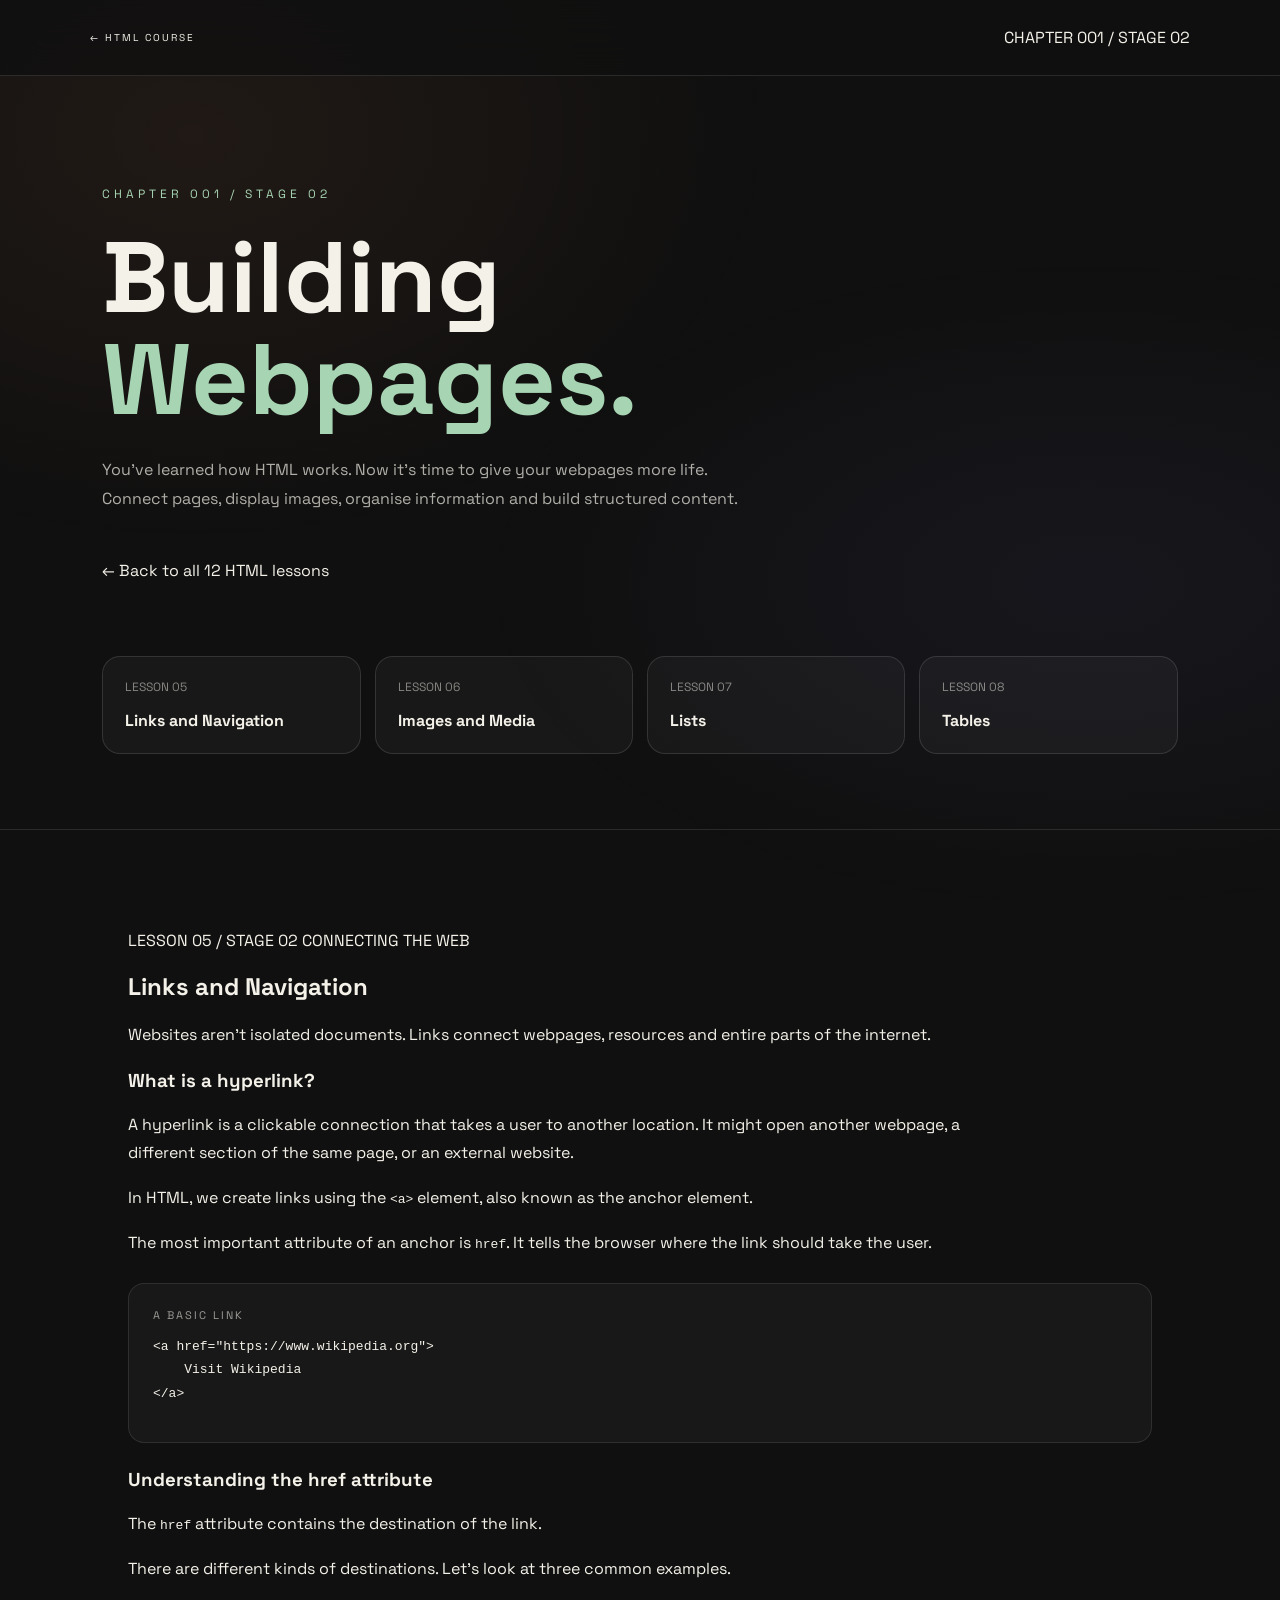
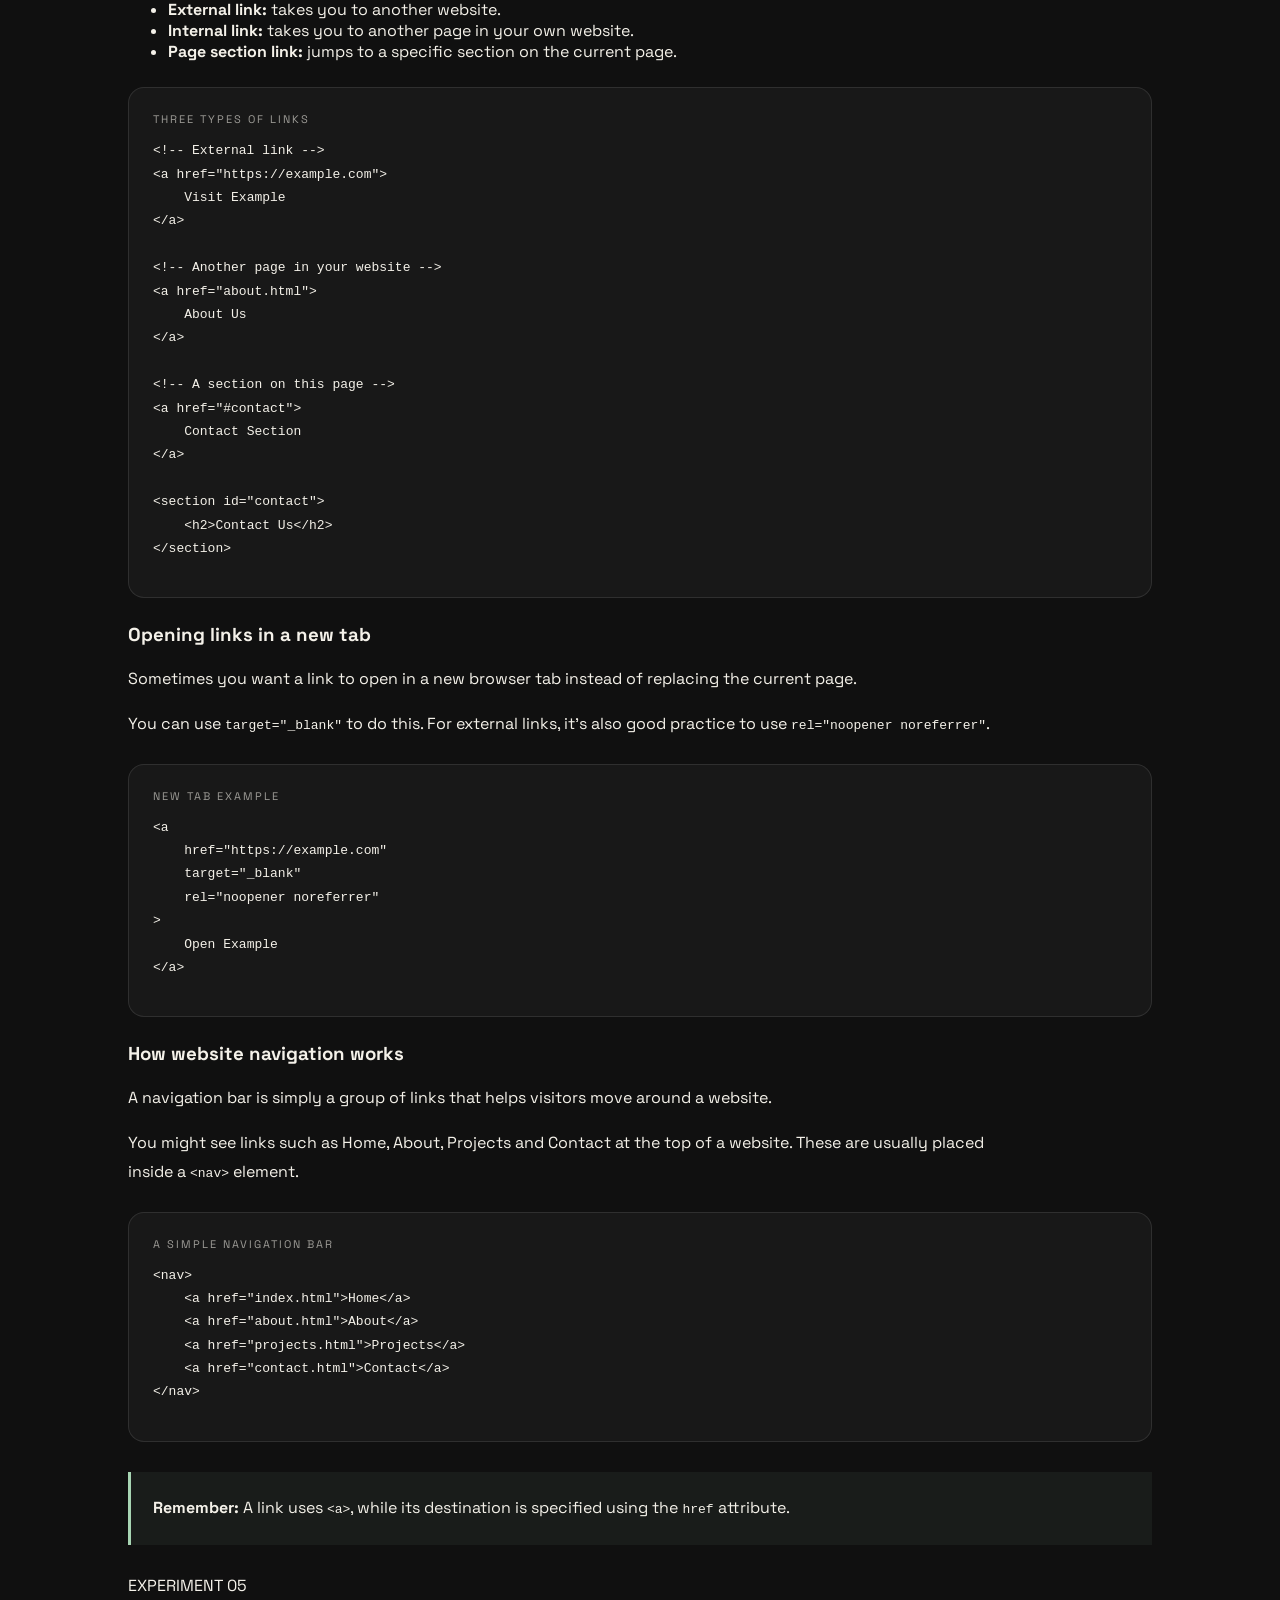
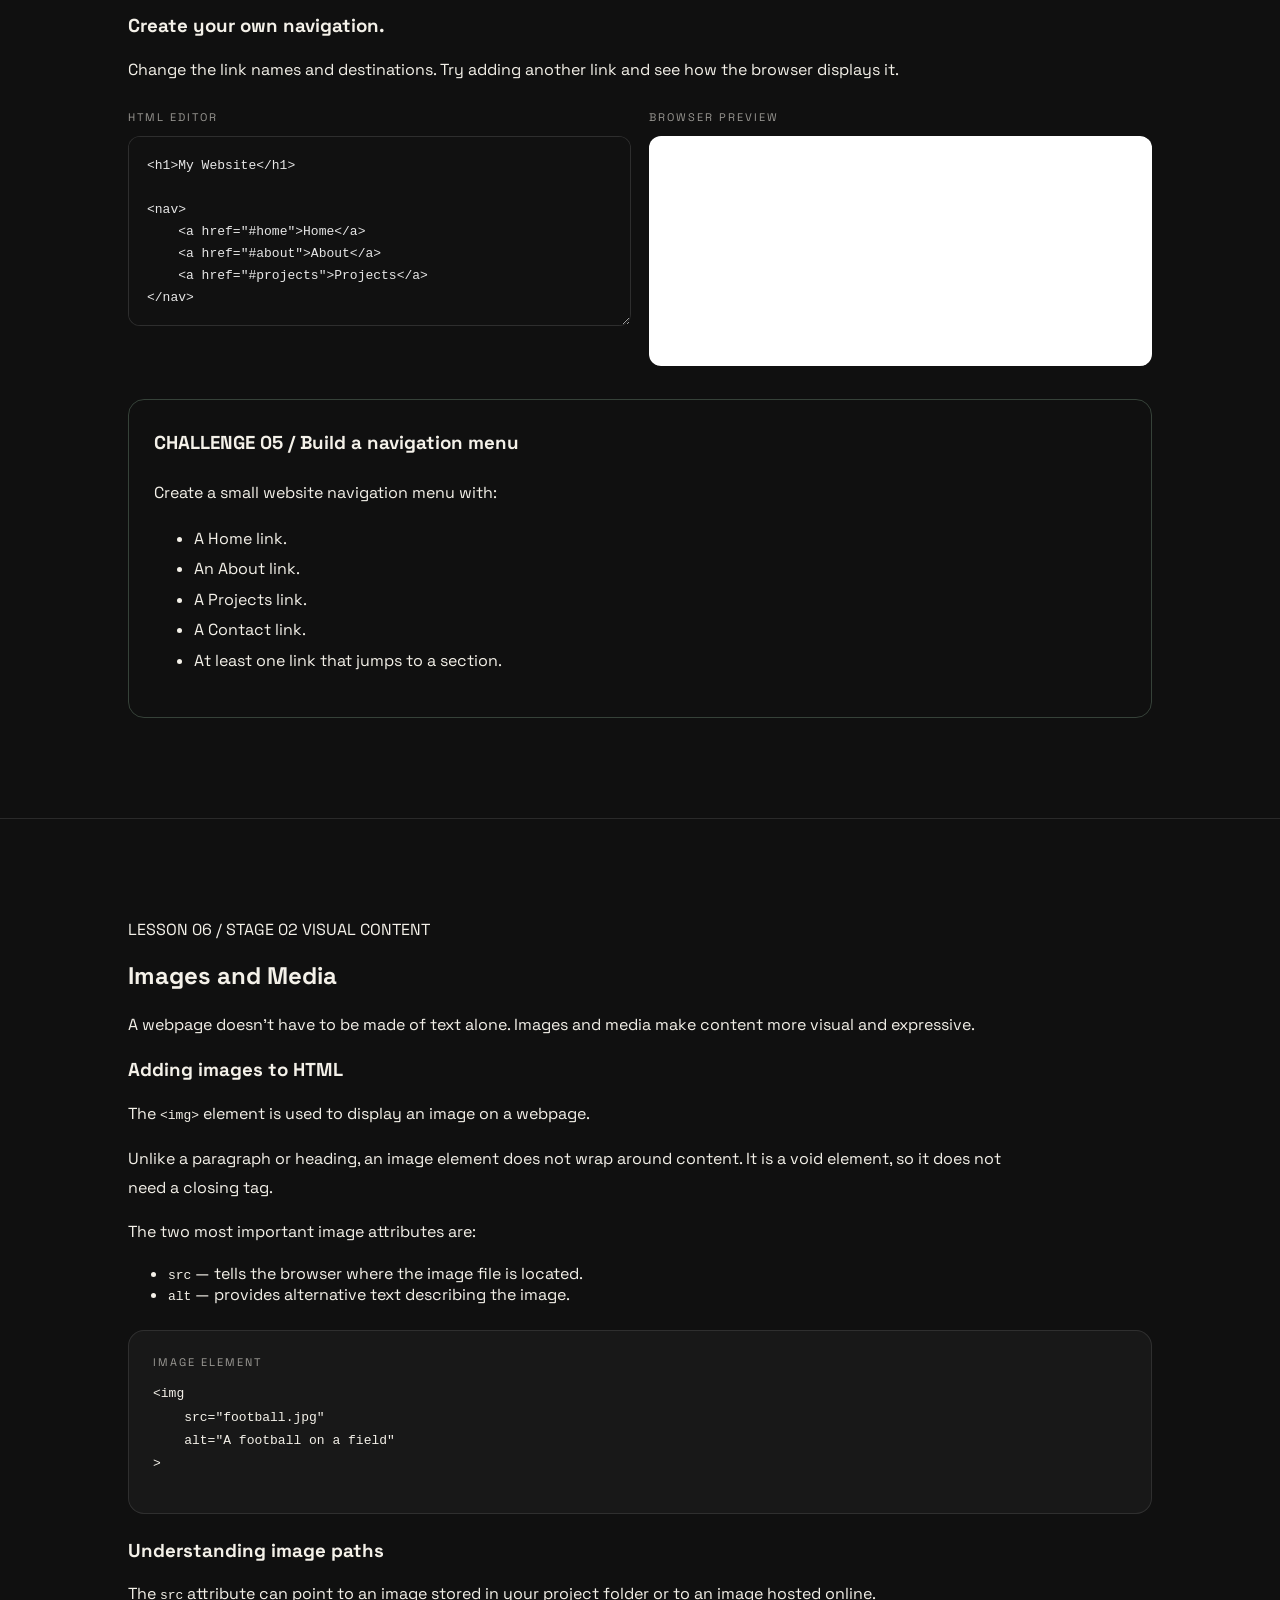
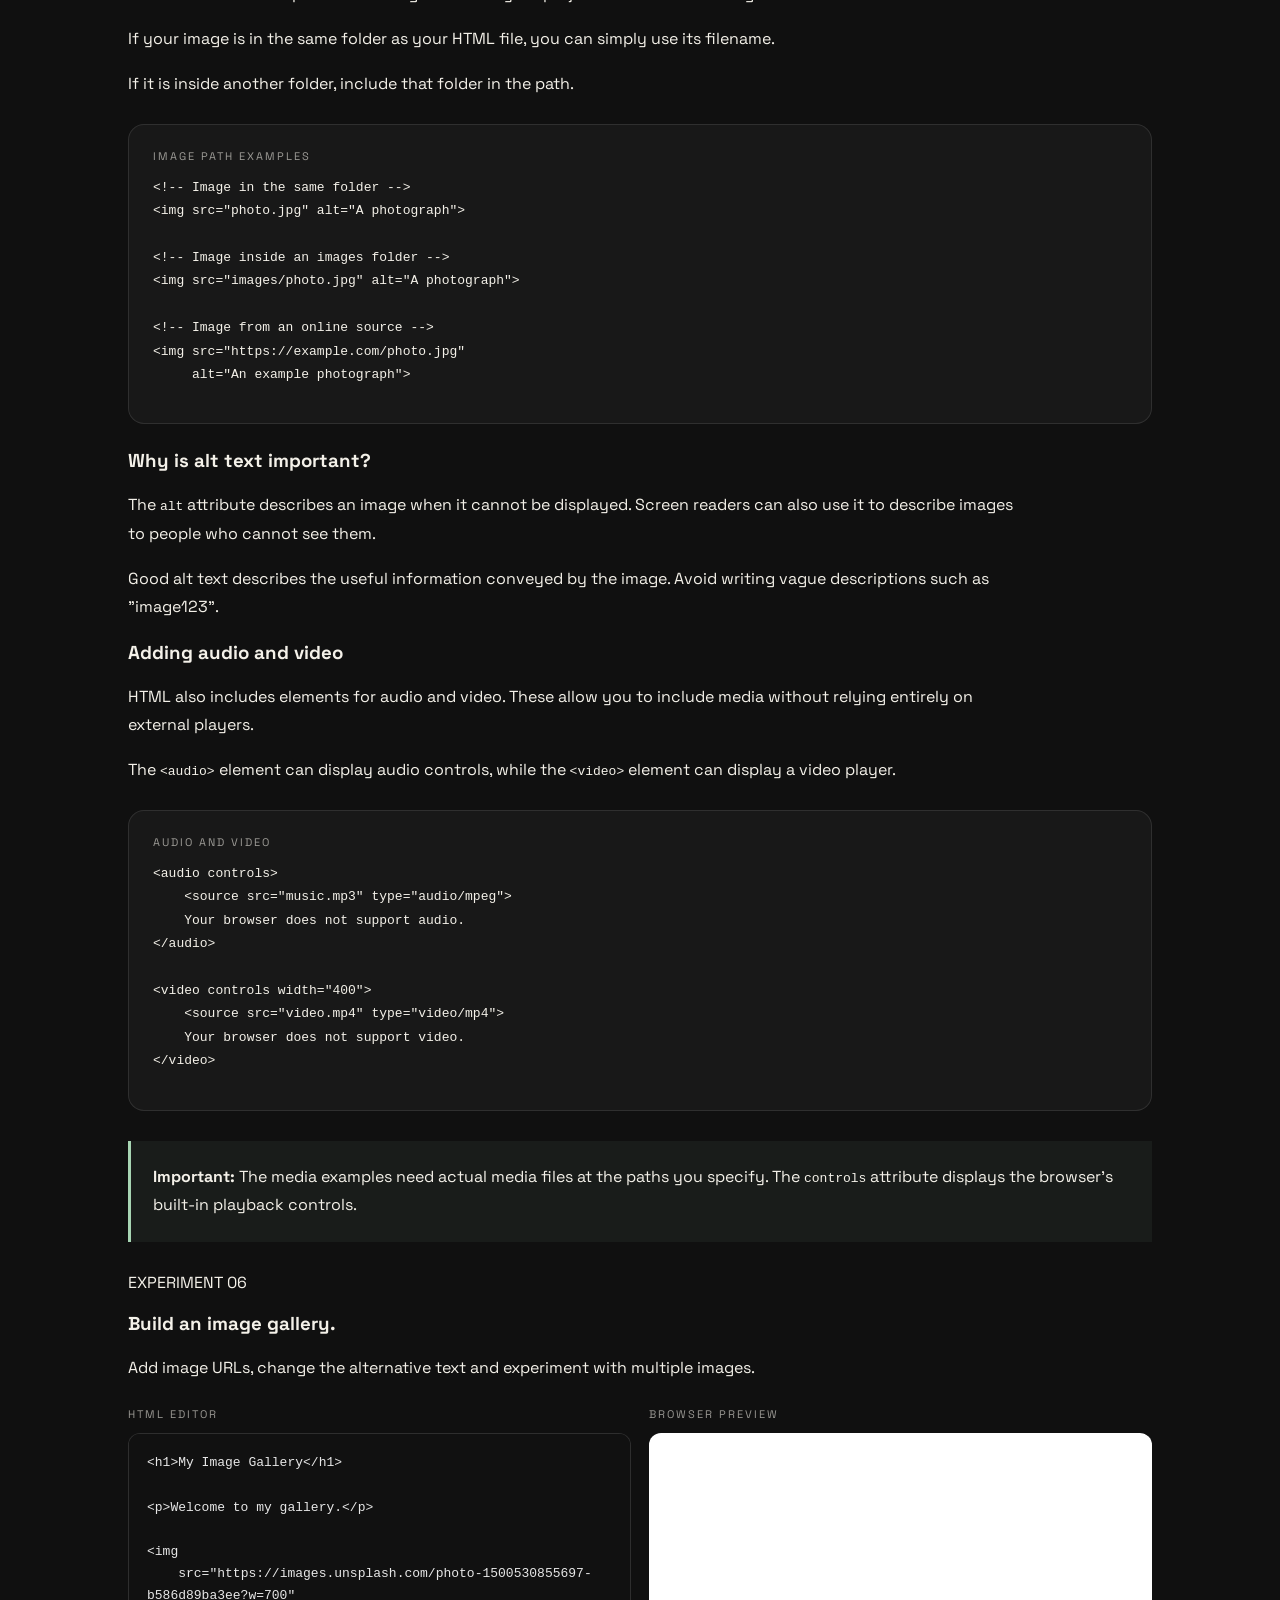
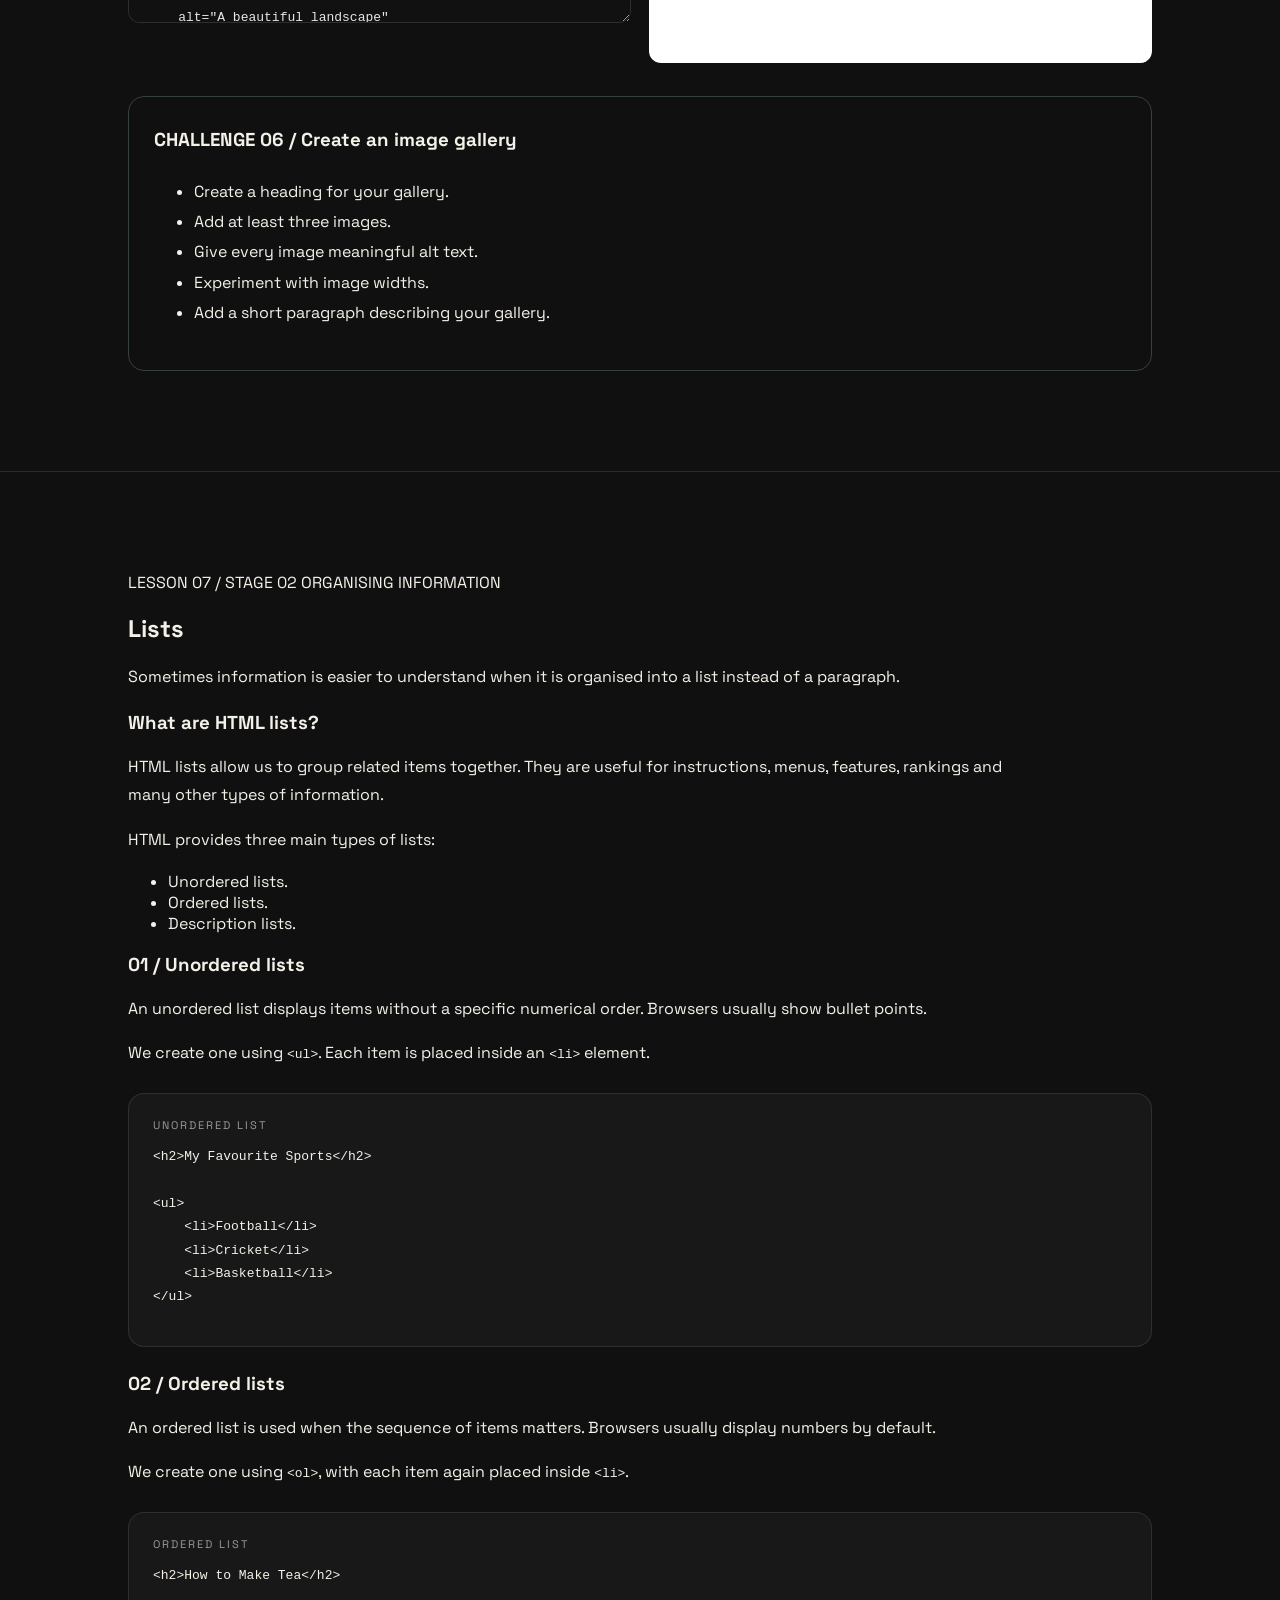
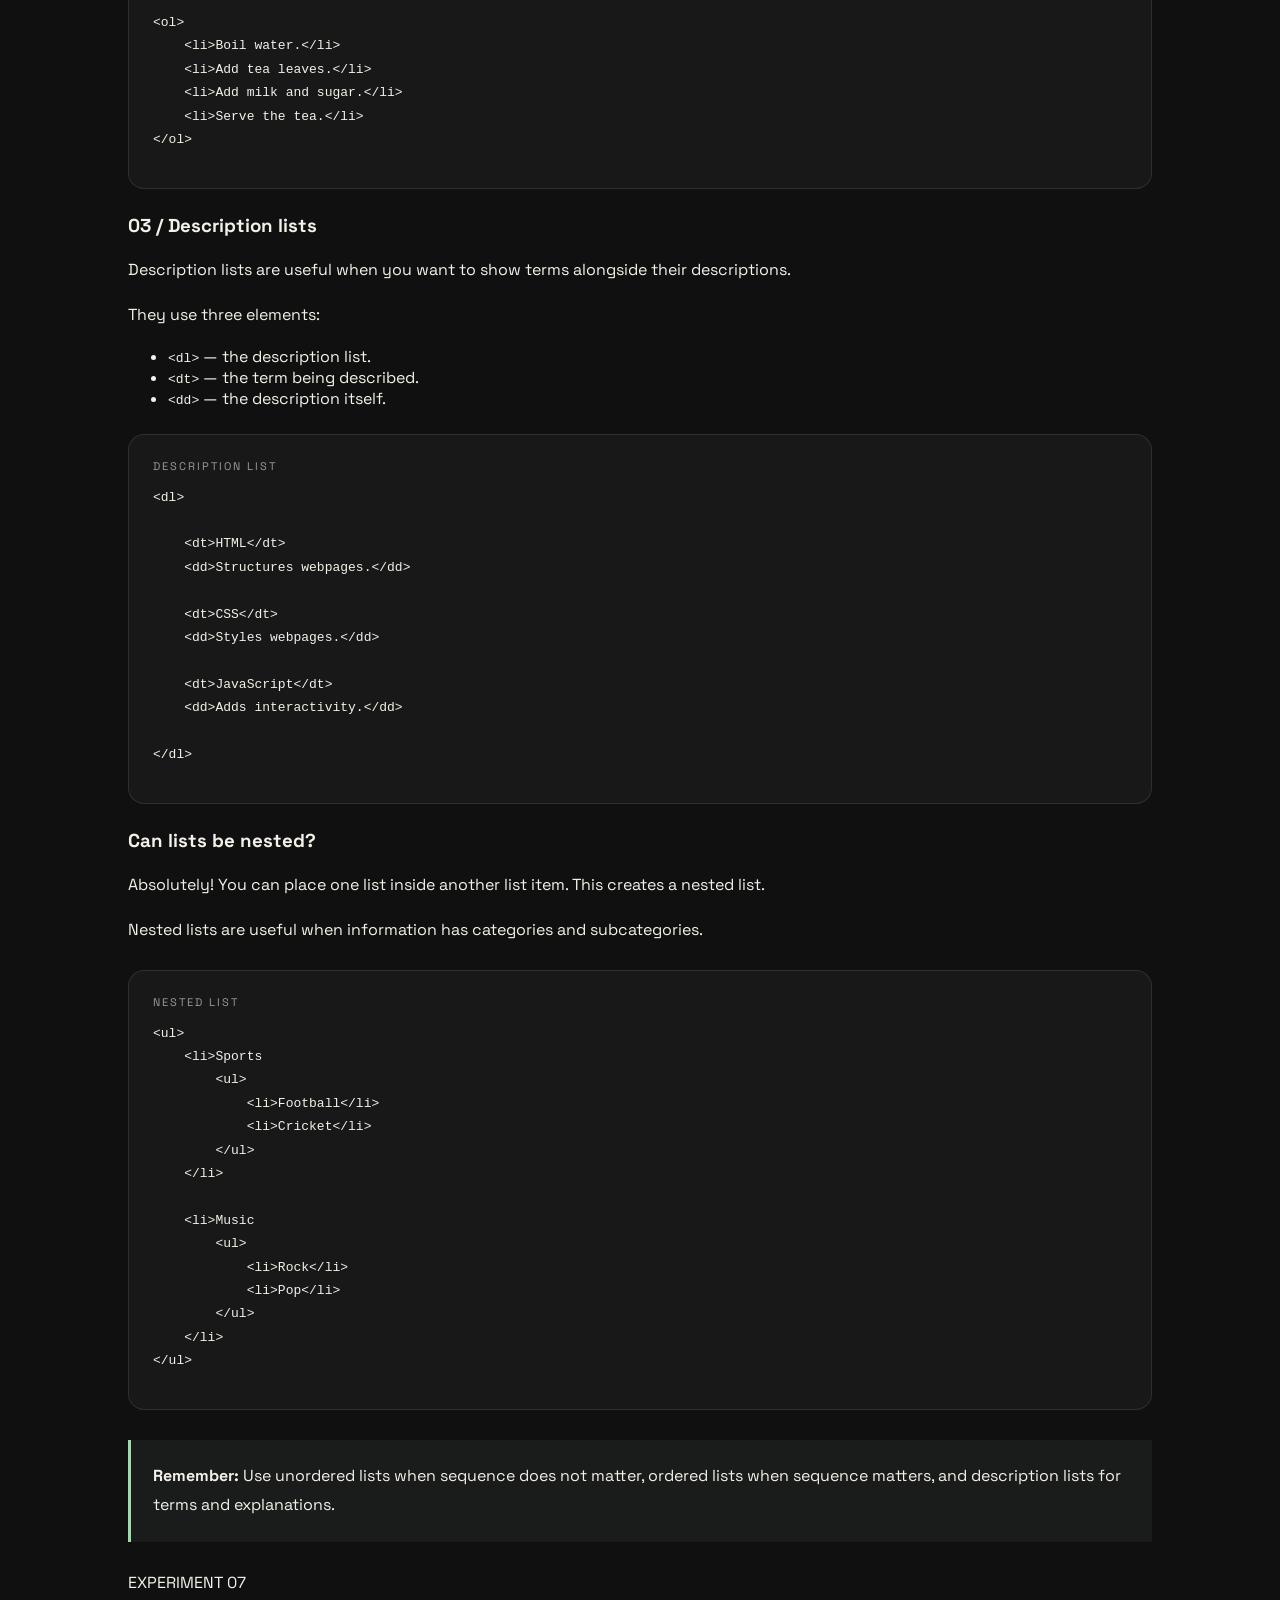
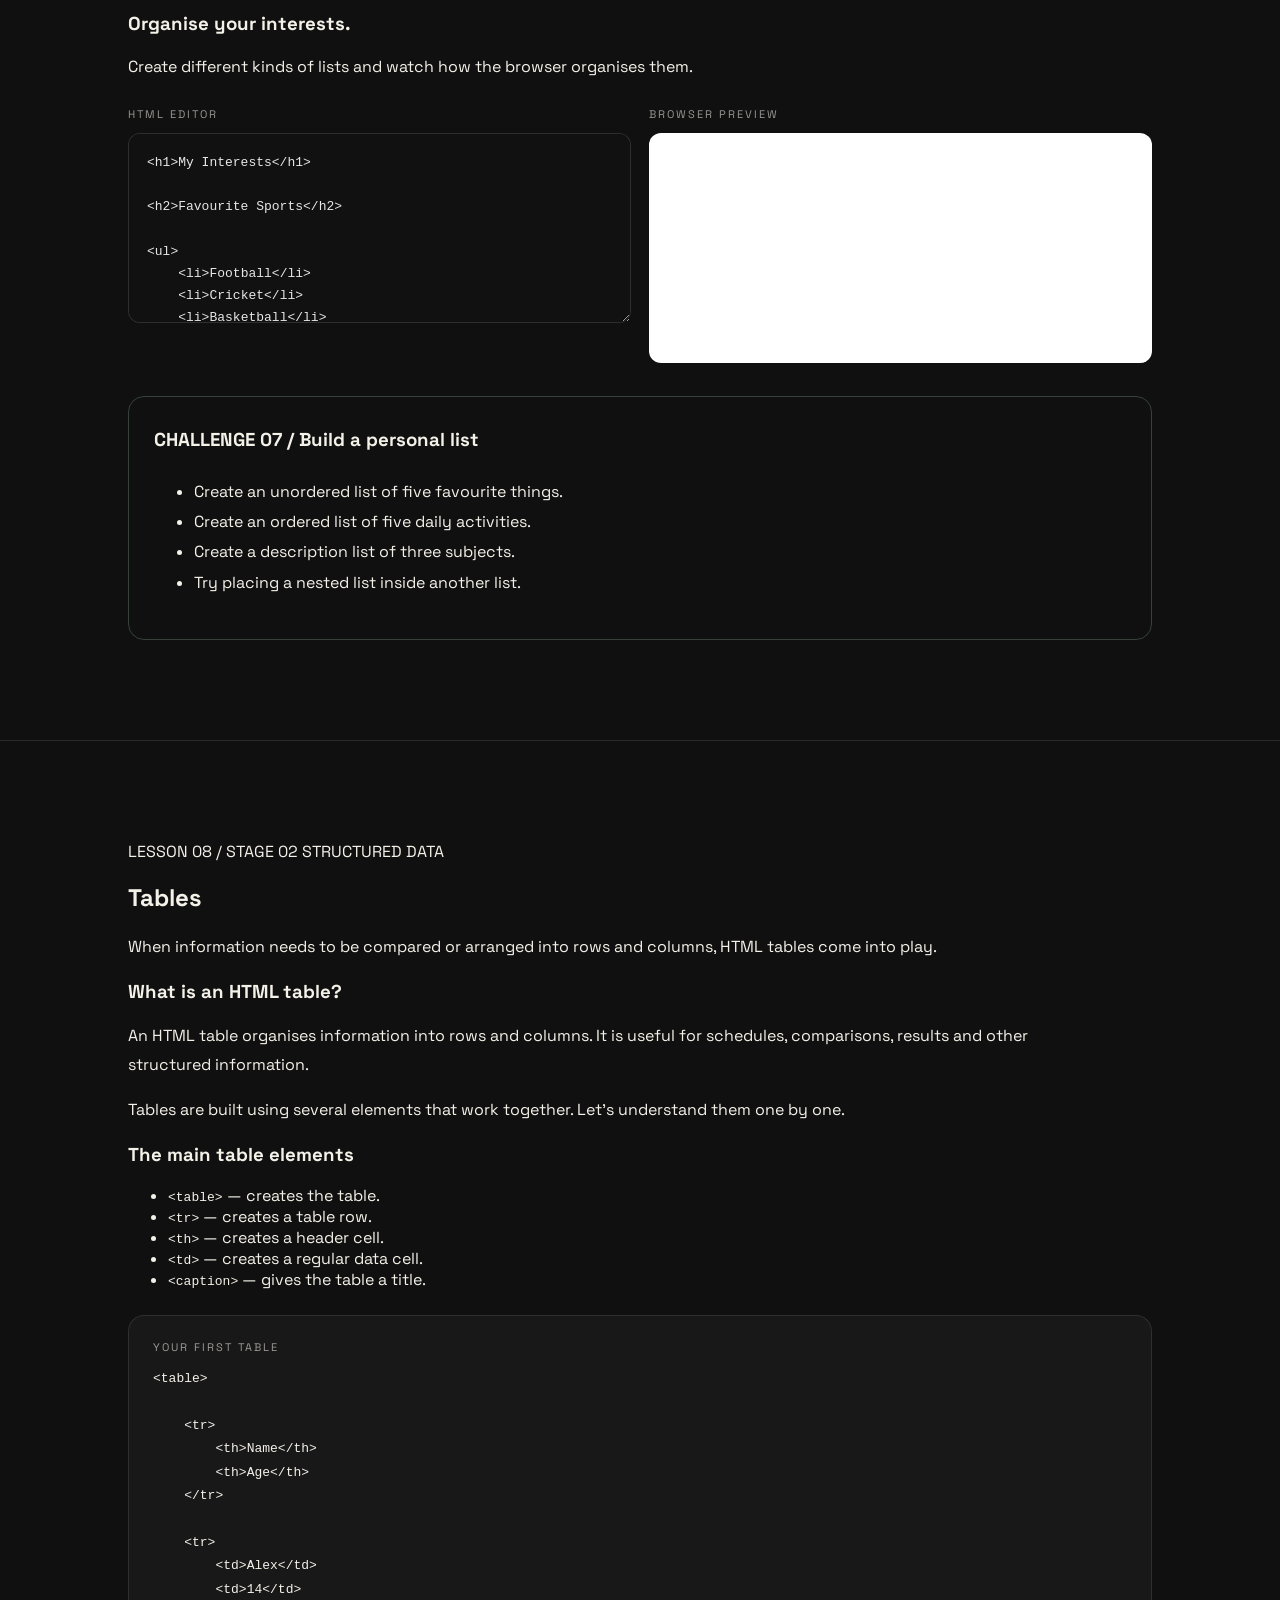
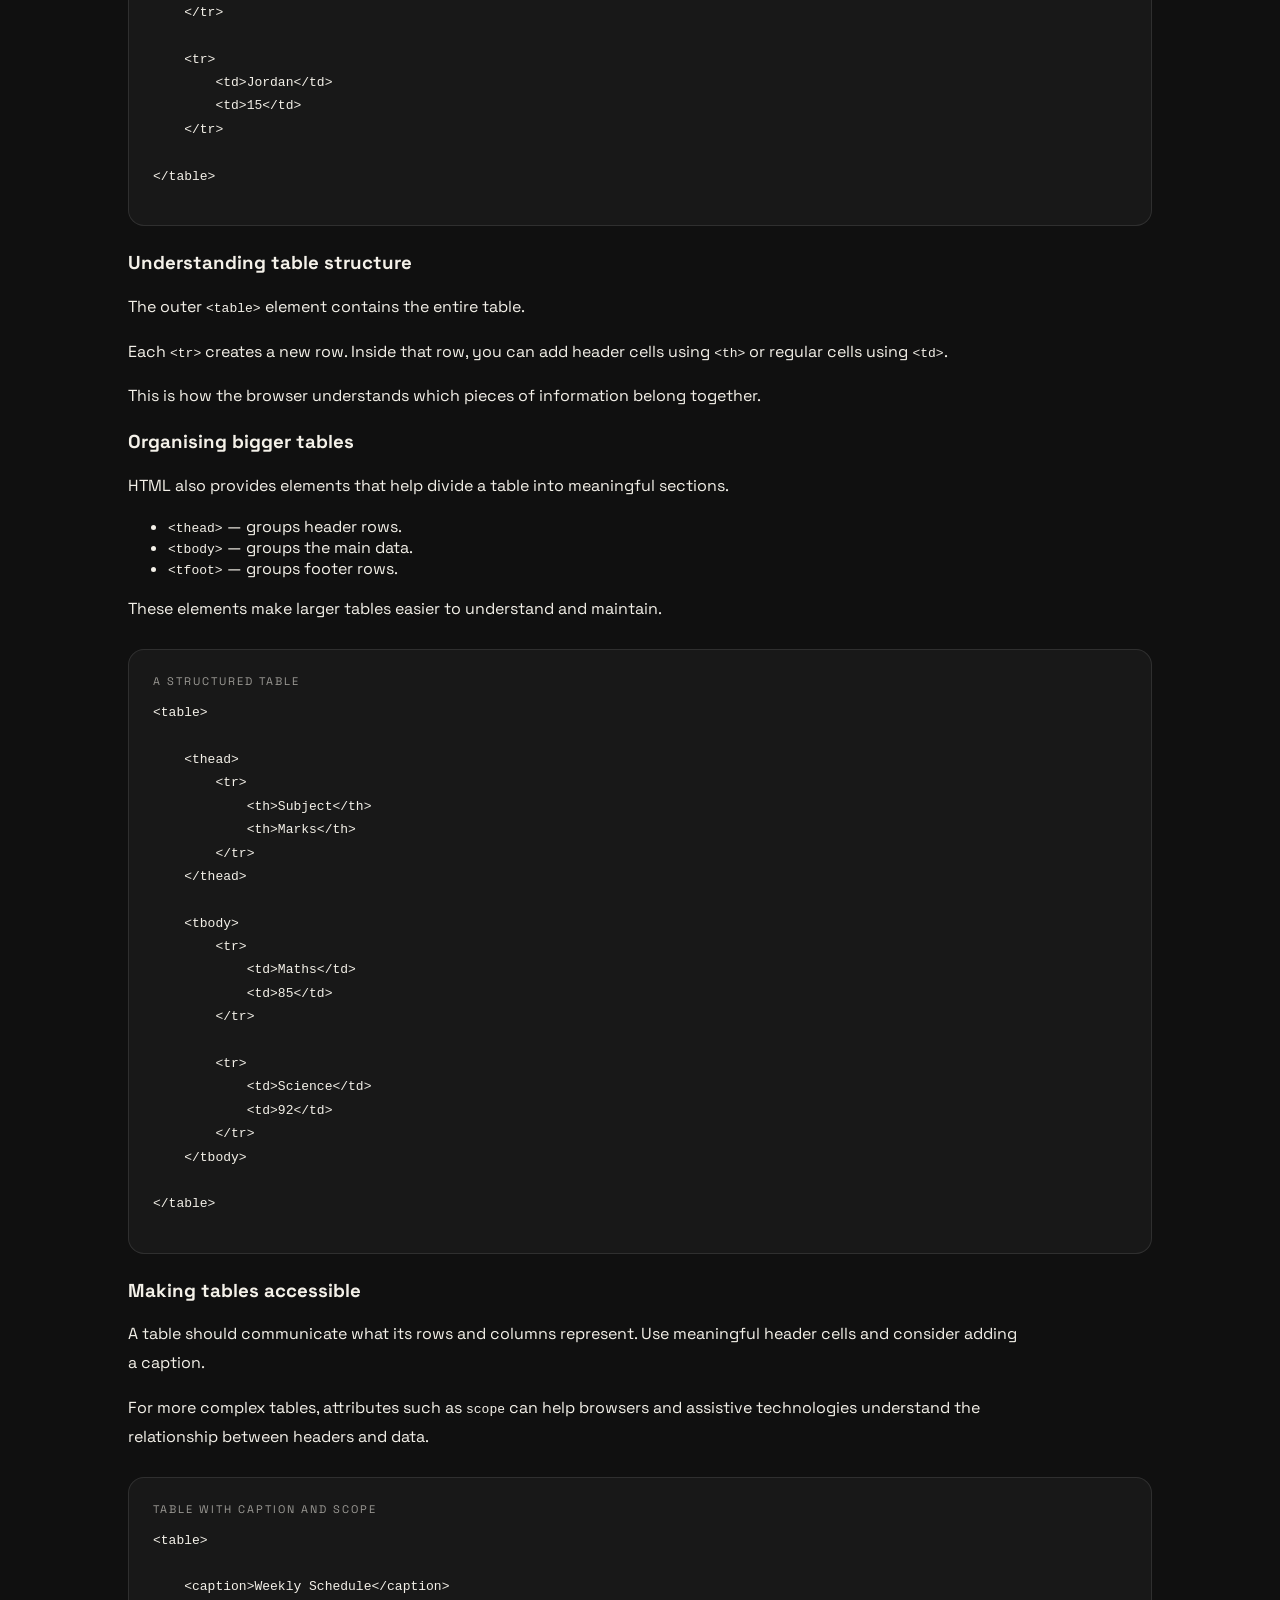
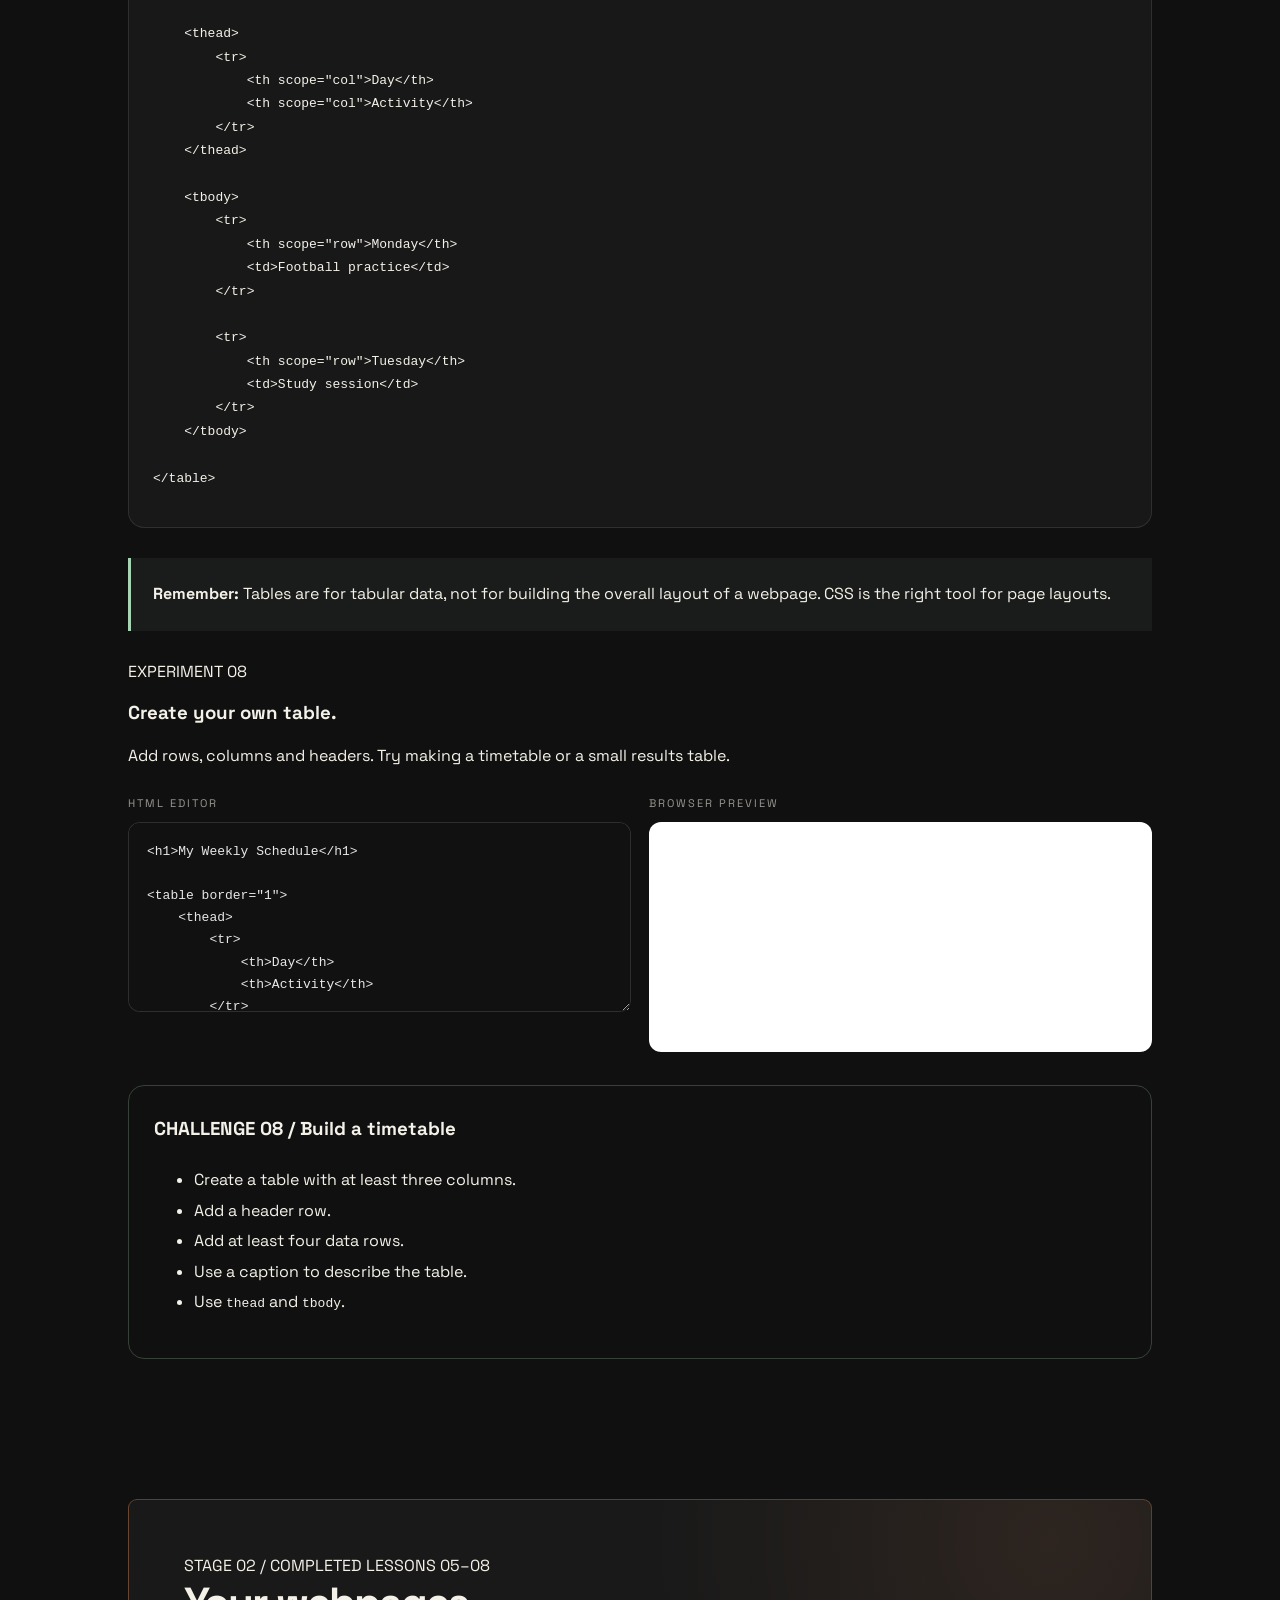
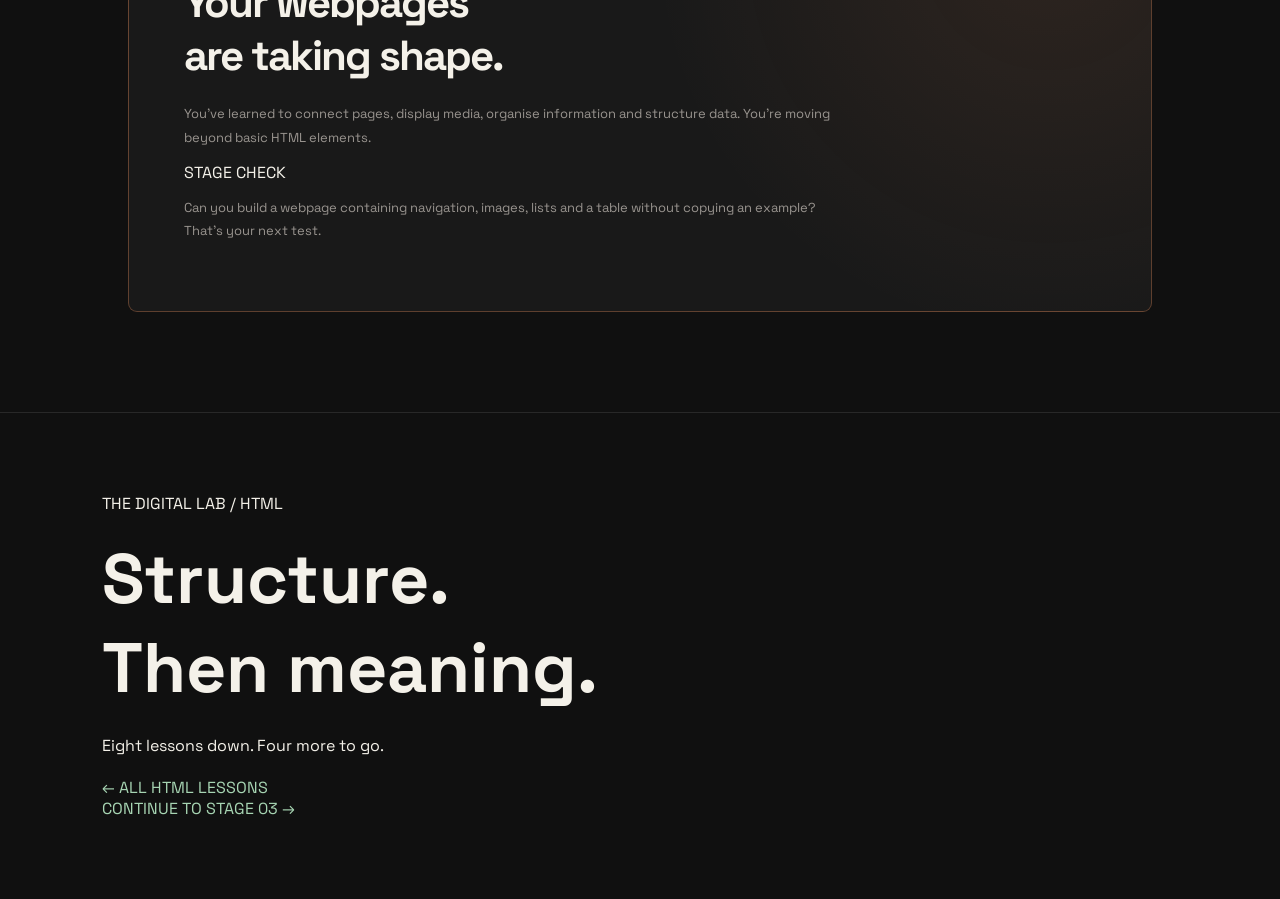
<file: html-stage-2.html>
<!DOCTYPE html>
<html lang="en">

<head>
    <meta charset="UTF-8">
    <meta name="viewport" content="width=device-width, initial-scale=1.0">

    <title>HTML / STAGE 02 — THE DIGITAL LAB</title>

    <link rel="stylesheet" href="style.css">
    <link rel="stylesheet" href="html.css">

    <style>
        .html-stage-hero {
            padding: 110px 8% 75px;
        }

        .html-stage-hero .stage-number {
            color: #a7d5b3;
            letter-spacing: 4px;
            font-size: 12px;
        }

        .html-stage-hero h1 {
            font-size: clamp(48px, 8vw, 100px);
            line-height: 1.02;
            margin: 25px 0;
        }

        .html-stage-hero h1 span {
            color: #a7d5b3;
        }

        .html-stage-hero p {
            max-width: 650px;
            line-height: 1.8;
            opacity: .7;
        }

        .stage-lesson-nav {
            display: grid;
            grid-template-columns: repeat(4, minmax(0, 1fr));
            gap: 14px;
            padding: 0 8% 75px;
        }

        .stage-lesson-nav a {
            display: block;
            padding: 22px;
            border: 1px solid rgba(255,255,255,.12);
            border-radius: 18px;
            color: inherit;
            text-decoration: none;
            background: rgba(255,255,255,.035);
            transition: .3s ease;
        }

        .stage-lesson-nav a:hover {
            transform: translateY(-5px);
            border-color: #a7d5b3;
            background: rgba(167,213,179,.08);
        }

        .stage-lesson-nav span {
            display: block;
            font-size: 12px;
            opacity: .5;
            margin-bottom: 15px;
        }

        .stage-lesson-nav strong {
            display: block;
            font-size: 16px;
        }

        .stage-back-link {
            display: inline-block;
            margin-top: 30px;
            color: #a7d5b3;
            text-decoration: none;
        }

        .stage-footer {
            padding: 80px 8%;
            border-top: 1px solid rgba(255,255,255,.1);
        }

        .stage-footer h2 {
            font-size: clamp(35px, 6vw, 70px);
            margin: 20px 0;
        }

        .stage-footer a {
            color: #a7d5b3;
            text-decoration: none;
        }

        .stage-lesson {
            scroll-margin-top: 35px;
        }

        .stage-preview-content {
            padding: 24px;
            background: white;
            color: #171717;
            min-height: 160px;
            font-family: Arial, sans-serif;
        }

        .stage-preview-content img {
            max-width: 100%;
        }

        .stage-playground textarea {
            width: 100%;
            min-height: 190px;
            resize: vertical;
            padding: 18px;
            border: 1px solid rgba(255,255,255,.12);
            border-radius: 12px;
            background: #111;
            color: #e7e7e7;
            font-family: monospace;
            font-size: 13px;
            line-height: 1.7;
        }

        .stage-playground iframe {
            width: 100%;
            min-height: 230px;
            border: 0;
            border-radius: 12px;
            background: white;
        }

        .stage-playground {
            display: grid;
            grid-template-columns: repeat(2, minmax(0, 1fr));
            gap: 18px;
            margin-top: 25px;
        }

        .stage-panel-label {
            display: block;
            margin-bottom: 12px;
            font-size: 11px;
            letter-spacing: 2px;
            opacity: .6;
        }

        .stage-example {
            margin: 25px 0;
            padding: 24px;
            background: rgba(255,255,255,.035);
            border: 1px solid rgba(255,255,255,.1);
            border-radius: 16px;
            overflow-x: auto;
        }

        .stage-example pre {
            white-space: pre-wrap;
            line-height: 1.8;
        }

        .stage-note {
            padding: 22px;
            margin: 30px 0;
            border-left: 3px solid #a7d5b3;
            background: rgba(167,213,179,.06);
            line-height: 1.8;
        }

        .stage-task {
            margin-top: 28px;
            padding: 25px;
            border: 1px solid rgba(167,213,179,.25);
            border-radius: 16px;
            line-height: 1.9;
        }

        .stage-task h3 {
            margin-top: 0;
        }

        .stage-lesson > .html-content-block,
        .stage-lesson > .html-experiment-heading {
            max-width: 900px;
        }

        @media (max-width: 800px) {
            .stage-lesson-nav {
                grid-template-columns: repeat(2, minmax(0, 1fr));
            }

            .stage-playground {
                grid-template-columns: 1fr;
            }
        }

        @media (max-width: 480px) {
            .stage-lesson-nav {
                grid-template-columns: 1fr;
            }
        }
    </style>
</head>

<body class="html-chapter">

    <div class="html-atmosphere"></div>

    <nav class="html-nav">
        <a href="html.html" class="html-back">← HTML COURSE</a>
        <span class="html-nav-label">CHAPTER 001 / STAGE 02</span>
    </nav>

    <main>

        <!-- HERO -->

        <header class="html-stage-hero">

            <div class="stage-number">CHAPTER 001 / STAGE 02</div>

            <h1>
                Building<br>
                <span>Webpages.</span>
            </h1>

            <p>
                You've learned how HTML works. Now it's time to give
                your webpages more life. Connect pages, display images,
                organise information and build structured content.
            </p>

            <a href="html.html" class="stage-back-link">
                ← Back to all 12 HTML lessons
            </a>

        </header>


        <!-- LESSON NAVIGATION -->

        <section class="stage-lesson-nav">

            <a href="#lesson-five">
                <span>LESSON 05</span>
                <strong>Links and Navigation</strong>
            </a>

            <a href="#lesson-six">
                <span>LESSON 06</span>
                <strong>Images and Media</strong>
            </a>

            <a href="#lesson-seven">
                <span>LESSON 07</span>
                <strong>Lists</strong>
            </a>

            <a href="#lesson-eight">
                <span>LESSON 08</span>
                <strong>Tables</strong>
            </a>

        </section>



        <!-- =====================================
             LESSON 05
        ====================================== -->

        <section class="html-lesson stage-lesson" id="lesson-five">

            <div class="html-lesson-top">
                <span>LESSON 05 / STAGE 02</span>
                <span>CONNECTING THE WEB</span>
            </div>

            <h2>Links and Navigation</h2>

            <p class="html-lesson-intro">
                Websites aren't isolated documents. Links connect
                webpages, resources and entire parts of the internet.
            </p>

            <div class="html-content-block">

                <h3>What is a hyperlink?</h3>

                <p>
                    A hyperlink is a clickable connection that takes
                    a user to another location. It might open another
                    webpage, a different section of the same page,
                    or an external website.
                </p>

                <p>
                    In HTML, we create links using the
                    <code>&lt;a&gt;</code> element, also known as
                    the anchor element.
                </p>

                <p>
                    The most important attribute of an anchor is
                    <code>href</code>. It tells the browser where
                    the link should take the user.
                </p>

            </div>

            <div class="stage-example">
                <span class="stage-panel-label">A BASIC LINK</span>

                <pre><code>&lt;a href="https://www.wikipedia.org"&gt;
    Visit Wikipedia
&lt;/a&gt;</code></pre>
            </div>

            <div class="html-content-block">

                <h3>Understanding the href attribute</h3>

                <p>
                    The <code>href</code> attribute contains the
                    destination of the link.
                </p>

                <p>
                    There are different kinds of destinations.
                    Let's look at three common examples.
                </p>

                <ul class="html-learning-list">
                    <li>
                        <strong>External link:</strong> takes you to
                        another website.
                    </li>

                    <li>
                        <strong>Internal link:</strong> takes you to
                        another page in your own website.
                    </li>

                    <li>
                        <strong>Page section link:</strong> jumps to
                        a specific section on the current page.
                    </li>
                </ul>

            </div>

            <div class="stage-example">
                <span class="stage-panel-label">THREE TYPES OF LINKS</span>

                <pre><code>&lt;!-- External link --&gt;
&lt;a href="https://example.com"&gt;
    Visit Example
&lt;/a&gt;

&lt;!-- Another page in your website --&gt;
&lt;a href="about.html"&gt;
    About Us
&lt;/a&gt;

&lt;!-- A section on this page --&gt;
&lt;a href="#contact"&gt;
    Contact Section
&lt;/a&gt;

&lt;section id="contact"&gt;
    &lt;h2&gt;Contact Us&lt;/h2&gt;
&lt;/section&gt;</code></pre>
            </div>

            <div class="html-content-block">

                <h3>Opening links in a new tab</h3>

                <p>
                    Sometimes you want a link to open in a new browser
                    tab instead of replacing the current page.
                </p>

                <p>
                    You can use <code>target="_blank"</code> to do this.
                    For external links, it's also good practice to use
                    <code>rel="noopener noreferrer"</code>.
                </p>

            </div>

            <div class="stage-example">
                <span class="stage-panel-label">NEW TAB EXAMPLE</span>

                <pre><code>&lt;a
    href="https://example.com"
    target="_blank"
    rel="noopener noreferrer"
&gt;
    Open Example
&lt;/a&gt;</code></pre>
            </div>

            <div class="html-content-block">

                <h3>How website navigation works</h3>

                <p>
                    A navigation bar is simply a group of links that
                    helps visitors move around a website.
                </p>

                <p>
                    You might see links such as Home, About, Projects
                    and Contact at the top of a website. These are
                    usually placed inside a <code>&lt;nav&gt;</code>
                    element.
                </p>

            </div>

            <div class="stage-example">
                <span class="stage-panel-label">A SIMPLE NAVIGATION BAR</span>

                <pre><code>&lt;nav&gt;
    &lt;a href="index.html"&gt;Home&lt;/a&gt;
    &lt;a href="about.html"&gt;About&lt;/a&gt;
    &lt;a href="projects.html"&gt;Projects&lt;/a&gt;
    &lt;a href="contact.html"&gt;Contact&lt;/a&gt;
&lt;/nav&gt;</code></pre>
            </div>

            <div class="stage-note">
                <strong>Remember:</strong> A link uses
                <code>&lt;a&gt;</code>, while its destination is
                specified using the <code>href</code> attribute.
            </div>

            <div class="html-experiment-heading">
                <span>EXPERIMENT 05</span>
                <h3>Create your own navigation.</h3>
                <p>
                    Change the link names and destinations. Try adding
                    another link and see how the browser displays it.
                </p>
            </div>

            <div class="stage-playground">

                <div>
                    <span class="stage-panel-label">HTML EDITOR</span>

                    <textarea id="stage2-editor-5" spellcheck="false"><h1>My Website</h1>

<nav>
    <a href="#home">Home</a>
    <a href="#about">About</a>
    <a href="#projects">Projects</a>
</nav>

<h2 id="home">Welcome!</h2>
<p>This is my homepage.</p>

<h2 id="about">About Me</h2>
<p>I am learning HTML.</p>

<h2 id="projects">My Projects</h2>
<p>Here are my projects.</p></textarea>
                </div>

                <div>
                    <span class="stage-panel-label">BROWSER PREVIEW</span>

                    <iframe
                        id="stage2-preview-5"
                        title="Lesson 5 live preview"
                        sandbox="allow-scripts"
                    ></iframe>
                </div>

            </div>

            <div class="stage-task">
                <h3>CHALLENGE 05 / Build a navigation menu</h3>

                <p>Create a small website navigation menu with:</p>

                <ul>
                    <li>A Home link.</li>
                    <li>An About link.</li>
                    <li>A Projects link.</li>
                    <li>A Contact link.</li>
                    <li>At least one link that jumps to a section.</li>
                </ul>
            </div>

        </section>



        <!-- =====================================
             LESSON 06
        ====================================== -->

        <section class="html-lesson stage-lesson" id="lesson-six">

            <div class="html-lesson-top">
                <span>LESSON 06 / STAGE 02</span>
                <span>VISUAL CONTENT</span>
            </div>

            <h2>Images and Media</h2>

            <p class="html-lesson-intro">
                A webpage doesn't have to be made of text alone.
                Images and media make content more visual and expressive.
            </p>

            <div class="html-content-block">

                <h3>Adding images to HTML</h3>

                <p>
                    The <code>&lt;img&gt;</code> element is used to
                    display an image on a webpage.
                </p>

                <p>
                    Unlike a paragraph or heading, an image element
                    does not wrap around content. It is a void element,
                    so it does not need a closing tag.
                </p>

                <p>
                    The two most important image attributes are:
                </p>

                <ul class="html-learning-list">
                    <li>
                        <code>src</code> — tells the browser where
                        the image file is located.
                    </li>

                    <li>
                        <code>alt</code> — provides alternative text
                        describing the image.
                    </li>
                </ul>

            </div>

            <div class="stage-example">
                <span class="stage-panel-label">IMAGE ELEMENT</span>

                <pre><code>&lt;img
    src="football.jpg"
    alt="A football on a field"
&gt;</code></pre>
            </div>

            <div class="html-content-block">

                <h3>Understanding image paths</h3>

                <p>
                    The <code>src</code> attribute can point to an image
                    stored in your project folder or to an image hosted
                    online.
                </p>

                <p>
                    If your image is in the same folder as your HTML file,
                    you can simply use its filename.
                </p>

                <p>
                    If it is inside another folder, include that folder
                    in the path.
                </p>

            </div>

            <div class="stage-example">
                <span class="stage-panel-label">IMAGE PATH EXAMPLES</span>

                <pre><code>&lt;!-- Image in the same folder --&gt;
&lt;img src="photo.jpg" alt="A photograph"&gt;

&lt;!-- Image inside an images folder --&gt;
&lt;img src="images/photo.jpg" alt="A photograph"&gt;

&lt;!-- Image from an online source --&gt;
&lt;img src="https://example.com/photo.jpg"
     alt="An example photograph"&gt;</code></pre>
            </div>

            <div class="html-content-block">

                <h3>Why is alt text important?</h3>

                <p>
                    The <code>alt</code> attribute describes an image
                    when it cannot be displayed. Screen readers can
                    also use it to describe images to people who
                    cannot see them.
                </p>

                <p>
                    Good alt text describes the useful information
                    conveyed by the image. Avoid writing vague
                    descriptions such as "image123".
                </p>

            </div>

            <div class="html-content-block">

                <h3>Adding audio and video</h3>

                <p>
                    HTML also includes elements for audio and video.
                    These allow you to include media without relying
                    entirely on external players.
                </p>

                <p>
                    The <code>&lt;audio&gt;</code> element can display
                    audio controls, while the <code>&lt;video&gt;</code>
                    element can display a video player.
                </p>

            </div>

            <div class="stage-example">
                <span class="stage-panel-label">AUDIO AND VIDEO</span>

                <pre><code>&lt;audio controls&gt;
    &lt;source src="music.mp3" type="audio/mpeg"&gt;
    Your browser does not support audio.
&lt;/audio&gt;

&lt;video controls width="400"&gt;
    &lt;source src="video.mp4" type="video/mp4"&gt;
    Your browser does not support video.
&lt;/video&gt;</code></pre>
            </div>

            <div class="stage-note">
                <strong>Important:</strong> The media examples need
                actual media files at the paths you specify. The
                <code>controls</code> attribute displays the browser's
                built-in playback controls.
            </div>

            <div class="html-experiment-heading">
                <span>EXPERIMENT 06</span>
                <h3>Build an image gallery.</h3>
                <p>
                    Add image URLs, change the alternative text and
                    experiment with multiple images.
                </p>
            </div>

            <div class="stage-playground">

                <div>
                    <span class="stage-panel-label">HTML EDITOR</span>

                    <textarea id="stage2-editor-6" spellcheck="false"><h1>My Image Gallery</h1>

<p>Welcome to my gallery.</p>

<img
    src="https://images.unsplash.com/photo-1500530855697-b586d89ba3ee?w=700"
    alt="A beautiful landscape"
    width="300"
>

<img
    src="https://images.unsplash.com/photo-1519608487953-e999c86e7455?w=700"
    alt="A night sky"
    width="300"
></textarea>
                </div>

                <div>
                    <span class="stage-panel-label">BROWSER PREVIEW</span>

                    <iframe
                        id="stage2-preview-6"
                        title="Lesson 6 live preview"
                        sandbox="allow-scripts"
                    ></iframe>
                </div>

            </div>

            <div class="stage-task">
                <h3>CHALLENGE 06 / Create an image gallery</h3>

                <ul>
                    <li>Create a heading for your gallery.</li>
                    <li>Add at least three images.</li>
                    <li>Give every image meaningful alt text.</li>
                    <li>Experiment with image widths.</li>
                    <li>Add a short paragraph describing your gallery.</li>
                </ul>
            </div>

        </section>



        <!-- =====================================
             LESSON 07
        ====================================== -->

        <section class="html-lesson stage-lesson" id="lesson-seven">

            <div class="html-lesson-top">
                <span>LESSON 07 / STAGE 02</span>
                <span>ORGANISING INFORMATION</span>
            </div>

            <h2>Lists</h2>

            <p class="html-lesson-intro">
                Sometimes information is easier to understand when
                it is organised into a list instead of a paragraph.
            </p>

            <div class="html-content-block">

                <h3>What are HTML lists?</h3>

                <p>
                    HTML lists allow us to group related items together.
                    They are useful for instructions, menus, features,
                    rankings and many other types of information.
                </p>

                <p>
                    HTML provides three main types of lists:
                </p>

                <ul class="html-learning-list">
                    <li>Unordered lists.</li>
                    <li>Ordered lists.</li>
                    <li>Description lists.</li>
                </ul>

            </div>

            <div class="html-content-block">

                <h3>01 / Unordered lists</h3>

                <p>
                    An unordered list displays items without a specific
                    numerical order. Browsers usually show bullet points.
                </p>

                <p>
                    We create one using <code>&lt;ul&gt;</code>.
                    Each item is placed inside an
                    <code>&lt;li&gt;</code> element.
                </p>

            </div>

            <div class="stage-example">
                <span class="stage-panel-label">UNORDERED LIST</span>

                <pre><code>&lt;h2&gt;My Favourite Sports&lt;/h2&gt;

&lt;ul&gt;
    &lt;li&gt;Football&lt;/li&gt;
    &lt;li&gt;Cricket&lt;/li&gt;
    &lt;li&gt;Basketball&lt;/li&gt;
&lt;/ul&gt;</code></pre>
            </div>

            <div class="html-content-block">

                <h3>02 / Ordered lists</h3>

                <p>
                    An ordered list is used when the sequence of items
                    matters. Browsers usually display numbers by default.
                </p>

                <p>
                    We create one using <code>&lt;ol&gt;</code>,
                    with each item again placed inside
                    <code>&lt;li&gt;</code>.
                </p>

            </div>

            <div class="stage-example">
                <span class="stage-panel-label">ORDERED LIST</span>

                <pre><code>&lt;h2&gt;How to Make Tea&lt;/h2&gt;

&lt;ol&gt;
    &lt;li&gt;Boil water.&lt;/li&gt;
    &lt;li&gt;Add tea leaves.&lt;/li&gt;
    &lt;li&gt;Add milk and sugar.&lt;/li&gt;
    &lt;li&gt;Serve the tea.&lt;/li&gt;
&lt;/ol&gt;</code></pre>
            </div>

            <div class="html-content-block">

                <h3>03 / Description lists</h3>

                <p>
                    Description lists are useful when you want to show
                    terms alongside their descriptions.
                </p>

                <p>
                    They use three elements:
                </p>

                <ul class="html-learning-list">
                    <li>
                        <code>&lt;dl&gt;</code> — the description list.
                    </li>

                    <li>
                        <code>&lt;dt&gt;</code> — the term being described.
                    </li>

                    <li>
                        <code>&lt;dd&gt;</code> — the description itself.
                    </li>
                </ul>

            </div>

            <div class="stage-example">
                <span class="stage-panel-label">DESCRIPTION LIST</span>

                <pre><code>&lt;dl&gt;

    &lt;dt&gt;HTML&lt;/dt&gt;
    &lt;dd&gt;Structures webpages.&lt;/dd&gt;

    &lt;dt&gt;CSS&lt;/dt&gt;
    &lt;dd&gt;Styles webpages.&lt;/dd&gt;

    &lt;dt&gt;JavaScript&lt;/dt&gt;
    &lt;dd&gt;Adds interactivity.&lt;/dd&gt;

&lt;/dl&gt;</code></pre>
            </div>

            <div class="html-content-block">

                <h3>Can lists be nested?</h3>

                <p>
                    Absolutely! You can place one list inside another
                    list item. This creates a nested list.
                </p>

                <p>
                    Nested lists are useful when information has
                    categories and subcategories.
                </p>

            </div>

            <div class="stage-example">
                <span class="stage-panel-label">NESTED LIST</span>

                <pre><code>&lt;ul&gt;
    &lt;li&gt;Sports
        &lt;ul&gt;
            &lt;li&gt;Football&lt;/li&gt;
            &lt;li&gt;Cricket&lt;/li&gt;
        &lt;/ul&gt;
    &lt;/li&gt;

    &lt;li&gt;Music
        &lt;ul&gt;
            &lt;li&gt;Rock&lt;/li&gt;
            &lt;li&gt;Pop&lt;/li&gt;
        &lt;/ul&gt;
    &lt;/li&gt;
&lt;/ul&gt;</code></pre>
            </div>

            <div class="stage-note">
                <strong>Remember:</strong> Use unordered lists when
                sequence does not matter, ordered lists when sequence
                matters, and description lists for terms and explanations.
            </div>

            <div class="html-experiment-heading">
                <span>EXPERIMENT 07</span>
                <h3>Organise your interests.</h3>
                <p>
                    Create different kinds of lists and watch how
                    the browser organises them.
                </p>
            </div>

            <div class="stage-playground">

                <div>
                    <span class="stage-panel-label">HTML EDITOR</span>

                    <textarea id="stage2-editor-7" spellcheck="false"><h1>My Interests</h1>

<h2>Favourite Sports</h2>

<ul>
    <li>Football</li>
    <li>Cricket</li>
    <li>Basketball</li>
</ul>

<h2>My Daily Routine</h2>

<ol>
    <li>Wake up</li>
    <li>Go to school</li>
    <li>Study</li>
    <li>Play football</li>
</ol></textarea>
                </div>

                <div>
                    <span class="stage-panel-label">BROWSER PREVIEW</span>

                    <iframe
                        id="stage2-preview-7"
                        title="Lesson 7 live preview"
                        sandbox="allow-scripts"
                    ></iframe>
                </div>

            </div>

            <div class="stage-task">
                <h3>CHALLENGE 07 / Build a personal list</h3>

                <ul>
                    <li>Create an unordered list of five favourite things.</li>
                    <li>Create an ordered list of five daily activities.</li>
                    <li>Create a description list of three subjects.</li>
                    <li>Try placing a nested list inside another list.</li>
                </ul>
            </div>

        </section>



        <!-- =====================================
             LESSON 08
        ====================================== -->

        <section class="html-lesson stage-lesson" id="lesson-eight">

            <div class="html-lesson-top">
                <span>LESSON 08 / STAGE 02</span>
                <span>STRUCTURED DATA</span>
            </div>

            <h2>Tables</h2>

            <p class="html-lesson-intro">
                When information needs to be compared or arranged
                into rows and columns, HTML tables come into play.
            </p>

            <div class="html-content-block">

                <h3>What is an HTML table?</h3>

                <p>
                    An HTML table organises information into rows and
                    columns. It is useful for schedules, comparisons,
                    results and other structured information.
                </p>

                <p>
                    Tables are built using several elements that work
                    together. Let's understand them one by one.
                </p>

            </div>

            <div class="html-content-block">

                <h3>The main table elements</h3>

                <ul class="html-learning-list">
                    <li>
                        <code>&lt;table&gt;</code> — creates the table.
                    </li>

                    <li>
                        <code>&lt;tr&gt;</code> — creates a table row.
                    </li>

                    <li>
                        <code>&lt;th&gt;</code> — creates a header cell.
                    </li>

                    <li>
                        <code>&lt;td&gt;</code> — creates a regular data cell.
                    </li>

                    <li>
                        <code>&lt;caption&gt;</code> — gives the table a title.
                    </li>
                </ul>

            </div>

            <div class="stage-example">
                <span class="stage-panel-label">YOUR FIRST TABLE</span>

                <pre><code>&lt;table&gt;

    &lt;tr&gt;
        &lt;th&gt;Name&lt;/th&gt;
        &lt;th&gt;Age&lt;/th&gt;
    &lt;/tr&gt;

    &lt;tr&gt;
        &lt;td&gt;Alex&lt;/td&gt;
        &lt;td&gt;14&lt;/td&gt;
    &lt;/tr&gt;

    &lt;tr&gt;
        &lt;td&gt;Jordan&lt;/td&gt;
        &lt;td&gt;15&lt;/td&gt;
    &lt;/tr&gt;

&lt;/table&gt;</code></pre>
            </div>

            <div class="html-content-block">

                <h3>Understanding table structure</h3>

                <p>
                    The outer <code>&lt;table&gt;</code> element
                    contains the entire table.
                </p>

                <p>
                    Each <code>&lt;tr&gt;</code> creates a new row.
                    Inside that row, you can add header cells using
                    <code>&lt;th&gt;</code> or regular cells using
                    <code>&lt;td&gt;</code>.
                </p>

                <p>
                    This is how the browser understands which pieces
                    of information belong together.
                </p>

            </div>

            <div class="html-content-block">

                <h3>Organising bigger tables</h3>

                <p>
                    HTML also provides elements that help divide a table
                    into meaningful sections.
                </p>

                <ul class="html-learning-list">
                    <li>
                        <code>&lt;thead&gt;</code> — groups header rows.
                    </li>

                    <li>
                        <code>&lt;tbody&gt;</code> — groups the main data.
                    </li>

                    <li>
                        <code>&lt;tfoot&gt;</code> — groups footer rows.
                    </li>
                </ul>

                <p>
                    These elements make larger tables easier to
                    understand and maintain.
                </p>

            </div>

            <div class="stage-example">
                <span class="stage-panel-label">A STRUCTURED TABLE</span>

                <pre><code>&lt;table&gt;

    &lt;thead&gt;
        &lt;tr&gt;
            &lt;th&gt;Subject&lt;/th&gt;
            &lt;th&gt;Marks&lt;/th&gt;
        &lt;/tr&gt;
    &lt;/thead&gt;

    &lt;tbody&gt;
        &lt;tr&gt;
            &lt;td&gt;Maths&lt;/td&gt;
            &lt;td&gt;85&lt;/td&gt;
        &lt;/tr&gt;

        &lt;tr&gt;
            &lt;td&gt;Science&lt;/td&gt;
            &lt;td&gt;92&lt;/td&gt;
        &lt;/tr&gt;
    &lt;/tbody&gt;

&lt;/table&gt;</code></pre>
            </div>

            <div class="html-content-block">

                <h3>Making tables accessible</h3>

                <p>
                    A table should communicate what its rows and columns
                    represent. Use meaningful header cells and consider
                    adding a caption.
                </p>

                <p>
                    For more complex tables, attributes such as
                    <code>scope</code> can help browsers and assistive
                    technologies understand the relationship between
                    headers and data.
                </p>

            </div>

            <div class="stage-example">
                <span class="stage-panel-label">TABLE WITH CAPTION AND SCOPE</span>

                <pre><code>&lt;table&gt;

    &lt;caption&gt;Weekly Schedule&lt;/caption&gt;

    &lt;thead&gt;
        &lt;tr&gt;
            &lt;th scope="col"&gt;Day&lt;/th&gt;
            &lt;th scope="col"&gt;Activity&lt;/th&gt;
        &lt;/tr&gt;
    &lt;/thead&gt;

    &lt;tbody&gt;
        &lt;tr&gt;
            &lt;th scope="row"&gt;Monday&lt;/th&gt;
            &lt;td&gt;Football practice&lt;/td&gt;
        &lt;/tr&gt;

        &lt;tr&gt;
            &lt;th scope="row"&gt;Tuesday&lt;/th&gt;
            &lt;td&gt;Study session&lt;/td&gt;
        &lt;/tr&gt;
    &lt;/tbody&gt;

&lt;/table&gt;</code></pre>
            </div>

            <div class="stage-note">
                <strong>Remember:</strong> Tables are for tabular data,
                not for building the overall layout of a webpage.
                CSS is the right tool for page layouts.
            </div>

            <div class="html-experiment-heading">
                <span>EXPERIMENT 08</span>
                <h3>Create your own table.</h3>
                <p>
                    Add rows, columns and headers. Try making a
                    timetable or a small results table.
                </p>
            </div>

            <div class="stage-playground">

                <div>
                    <span class="stage-panel-label">HTML EDITOR</span>

                    <textarea id="stage2-editor-8" spellcheck="false"><h1>My Weekly Schedule</h1>

<table border="1">
    <thead>
        <tr>
            <th>Day</th>
            <th>Activity</th>
        </tr>
    </thead>

    <tbody>
        <tr>
            <td>Monday</td>
            <td>Football</td>
        </tr>

        <tr>
            <td>Tuesday</td>
            <td>Study</td>
        </tr>

        <tr>
            <td>Wednesday</td>
            <td>Music</td>
        </tr>
    </tbody>
</table></textarea>
                </div>

                <div>
                    <span class="stage-panel-label">BROWSER PREVIEW</span>

                    <iframe
                        id="stage2-preview-8"
                        title="Lesson 8 live preview"
                        sandbox="allow-scripts"
                    ></iframe>
                </div>

            </div>

            <div class="stage-task">
                <h3>CHALLENGE 08 / Build a timetable</h3>

                <ul>
                    <li>Create a table with at least three columns.</li>
                    <li>Add a header row.</li>
                    <li>Add at least four data rows.</li>
                    <li>Use a caption to describe the table.</li>
                    <li>Use <code>thead</code> and <code>tbody</code>.</li>
                </ul>
            </div>

        </section>



        <!-- STAGE COMPLETION -->

        <section class="html-challenge">

            <div class="html-challenge-top">
                <span>STAGE 02 / COMPLETED</span>
                <span>LESSONS 05–08</span>
            </div>

            <h2>
                Your webpages<br>
                are taking shape.
            </h2>

            <p>
                You've learned to connect pages, display media,
                organise information and structure data.
                You're moving beyond basic HTML elements.
            </p>

            <div class="html-lesson-note">
                <span>STAGE CHECK</span>
                <p>
                    Can you build a webpage containing navigation,
                    images, lists and a table without copying an example?
                    That's your next test.
                </p>
            </div>

        </section>


        <!-- FOOTER -->

        <footer class="stage-footer">

            <span class="stage-number">THE DIGITAL LAB / HTML</span>

            <h2>
                Structure.<br>
                Then meaning.
            </h2>

            <p>
                Eight lessons down. Four more to go.
            </p>

            <a href="html.html">← ALL HTML LESSONS</a>

            <br>

            <a href="html-stage-3.html">
                CONTINUE TO STAGE 03 →
            </a>

        </footer>

    </main>


    <!-- STAGE 02 PLAYGROUND SCRIPT -->

    <script>
        const stage2Playgrounds = [
            {
                editor: "stage2-editor-5",
                preview: "stage2-preview-5"
            },
            {
                editor: "stage2-editor-6",
                preview: "stage2-preview-6"
            },
            {
                editor: "stage2-editor-7",
                preview: "stage2-preview-7"
            },
            {
                editor: "stage2-editor-8",
                preview: "stage2-preview-8"
            }
        ];

        stage2Playgrounds.forEach((playground) => {

            const editor = document.getElementById(playground.editor);
            const preview = document.getElementById(playground.preview);

            if (!editor || !preview) return;

            function updatePreview() {
                preview.srcdoc = `
                    <!DOCTYPE html>
                    <html>
                    <head>
                        <meta charset="UTF-8">
                        <style>
                            body {
                                font-family: Arial, sans-serif;
                                padding: 20px;
                                color: #222;
                                line-height: 1.6;
                            }

                            img {
                                max-width: 100%;
                                height: auto;
                                margin: 8px;
                            }

                            table {
                                border-collapse: collapse;
                                width: 100%;
                                margin-top: 15px;
                            }

                            th, td {
                                padding: 10px;
                                border: 1px solid #aaa;
                                text-align: left;
                            }

                            th {
                                background: #eeeeee;
                            }

                            a {
                                margin-right: 12px;
                            }
                        </style>
                    </head>
                    <body>
                        ${editor.value}
                    </body>
                    </html>
                `;
            }

            editor.addEventListener("input", updatePreview);

            updatePreview();

        });
    </script>

</body>
</html>
</file>
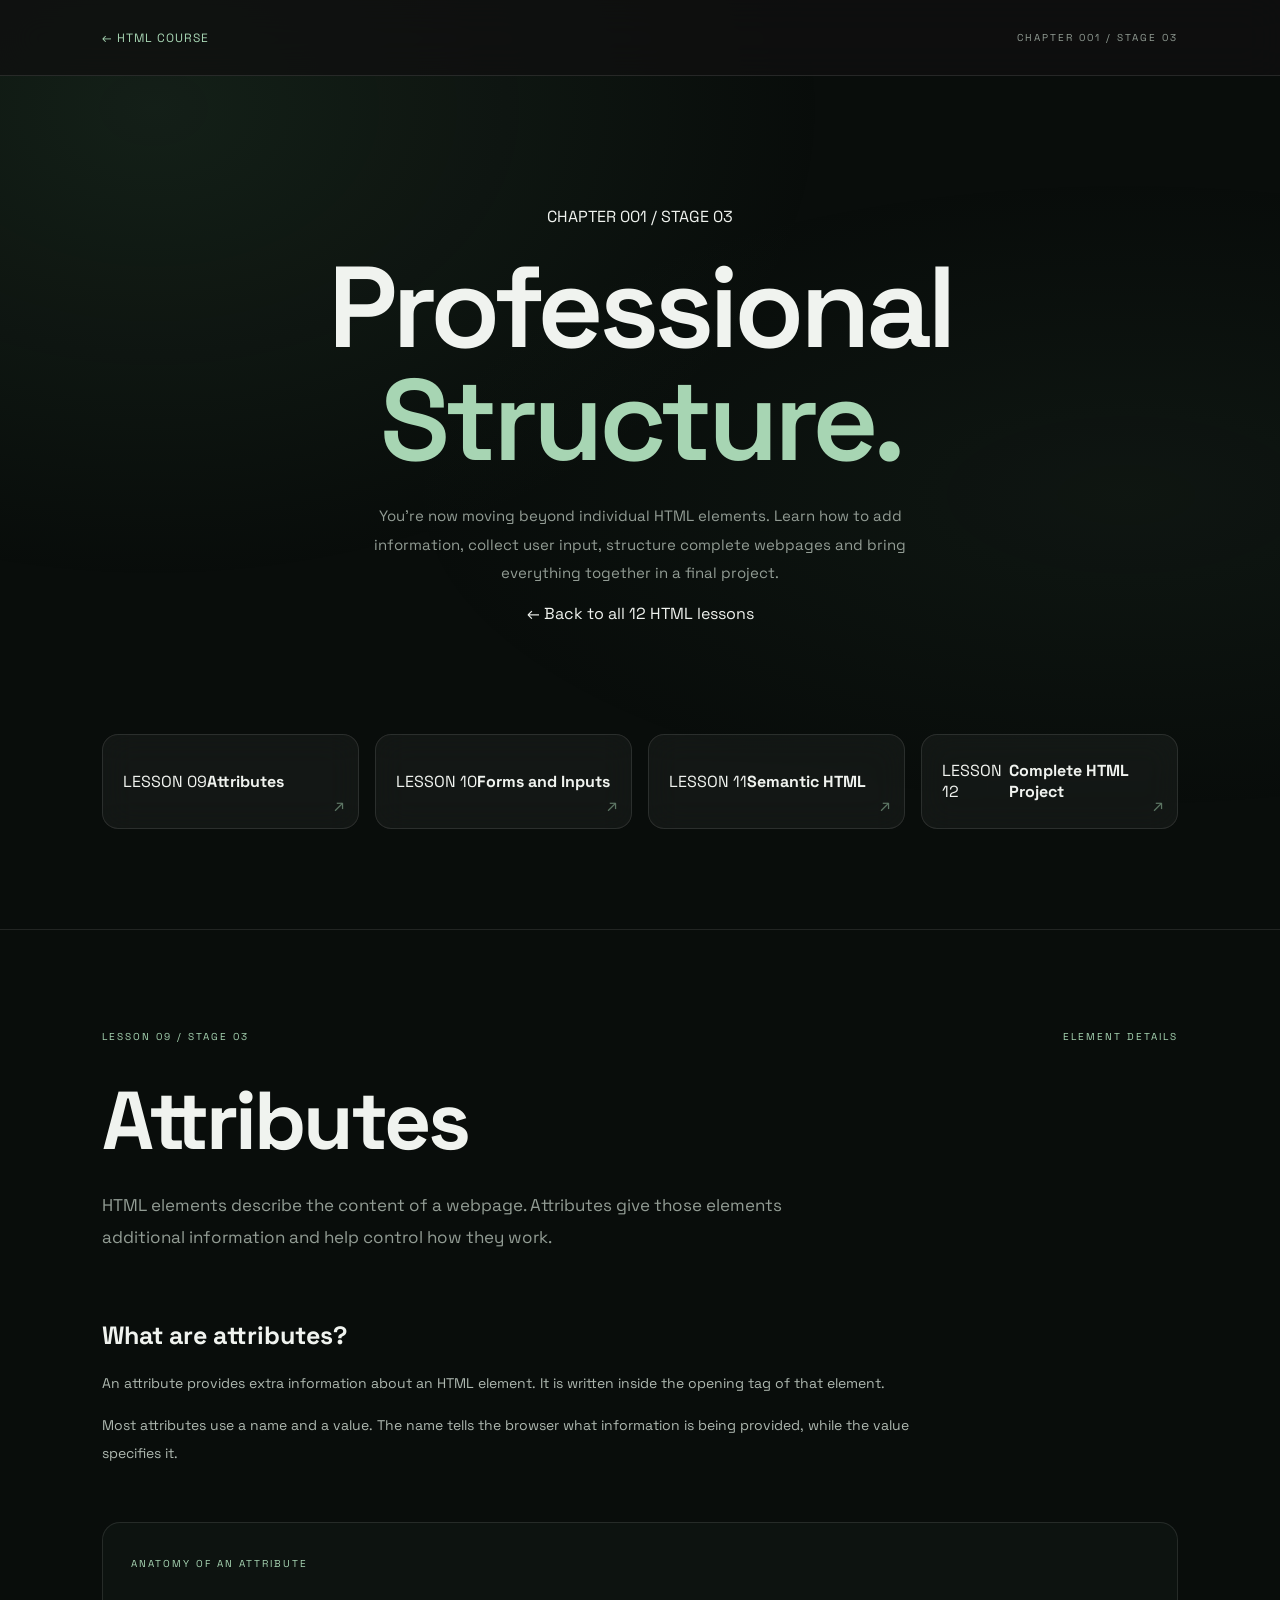
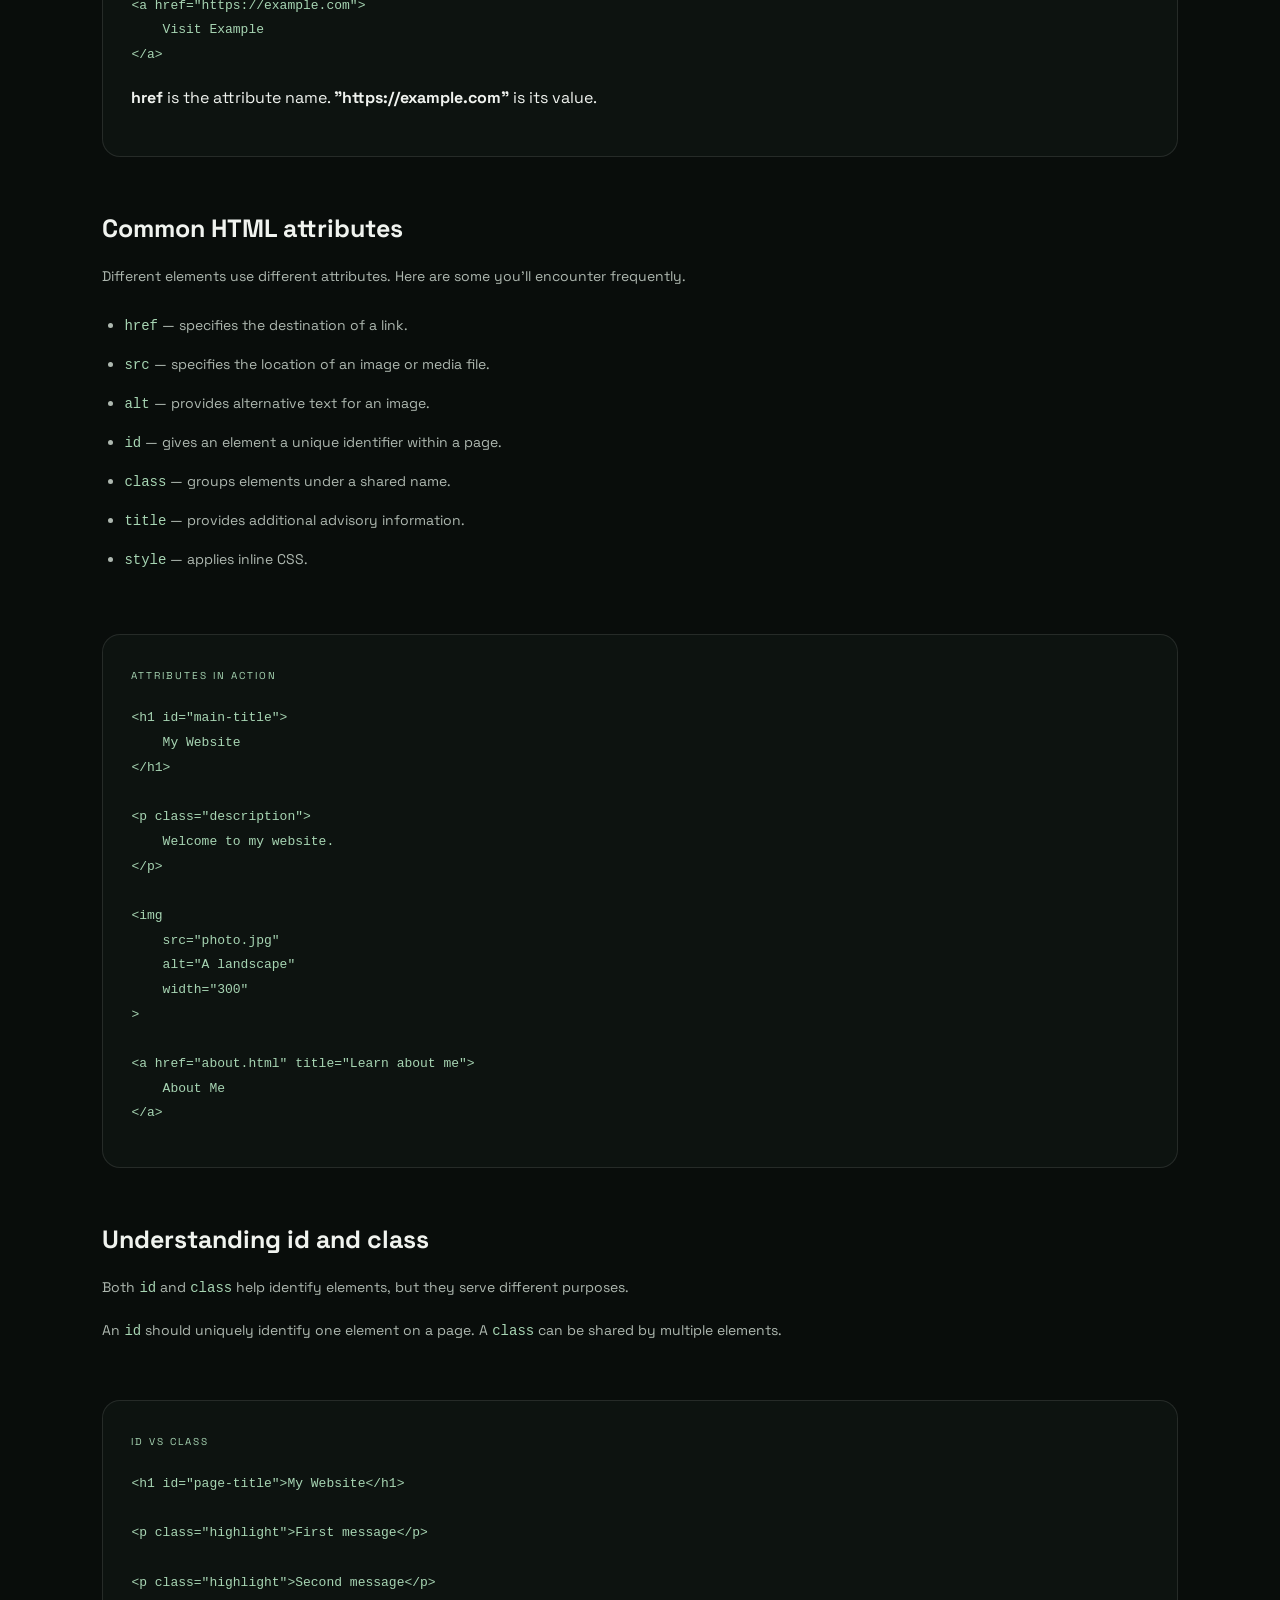
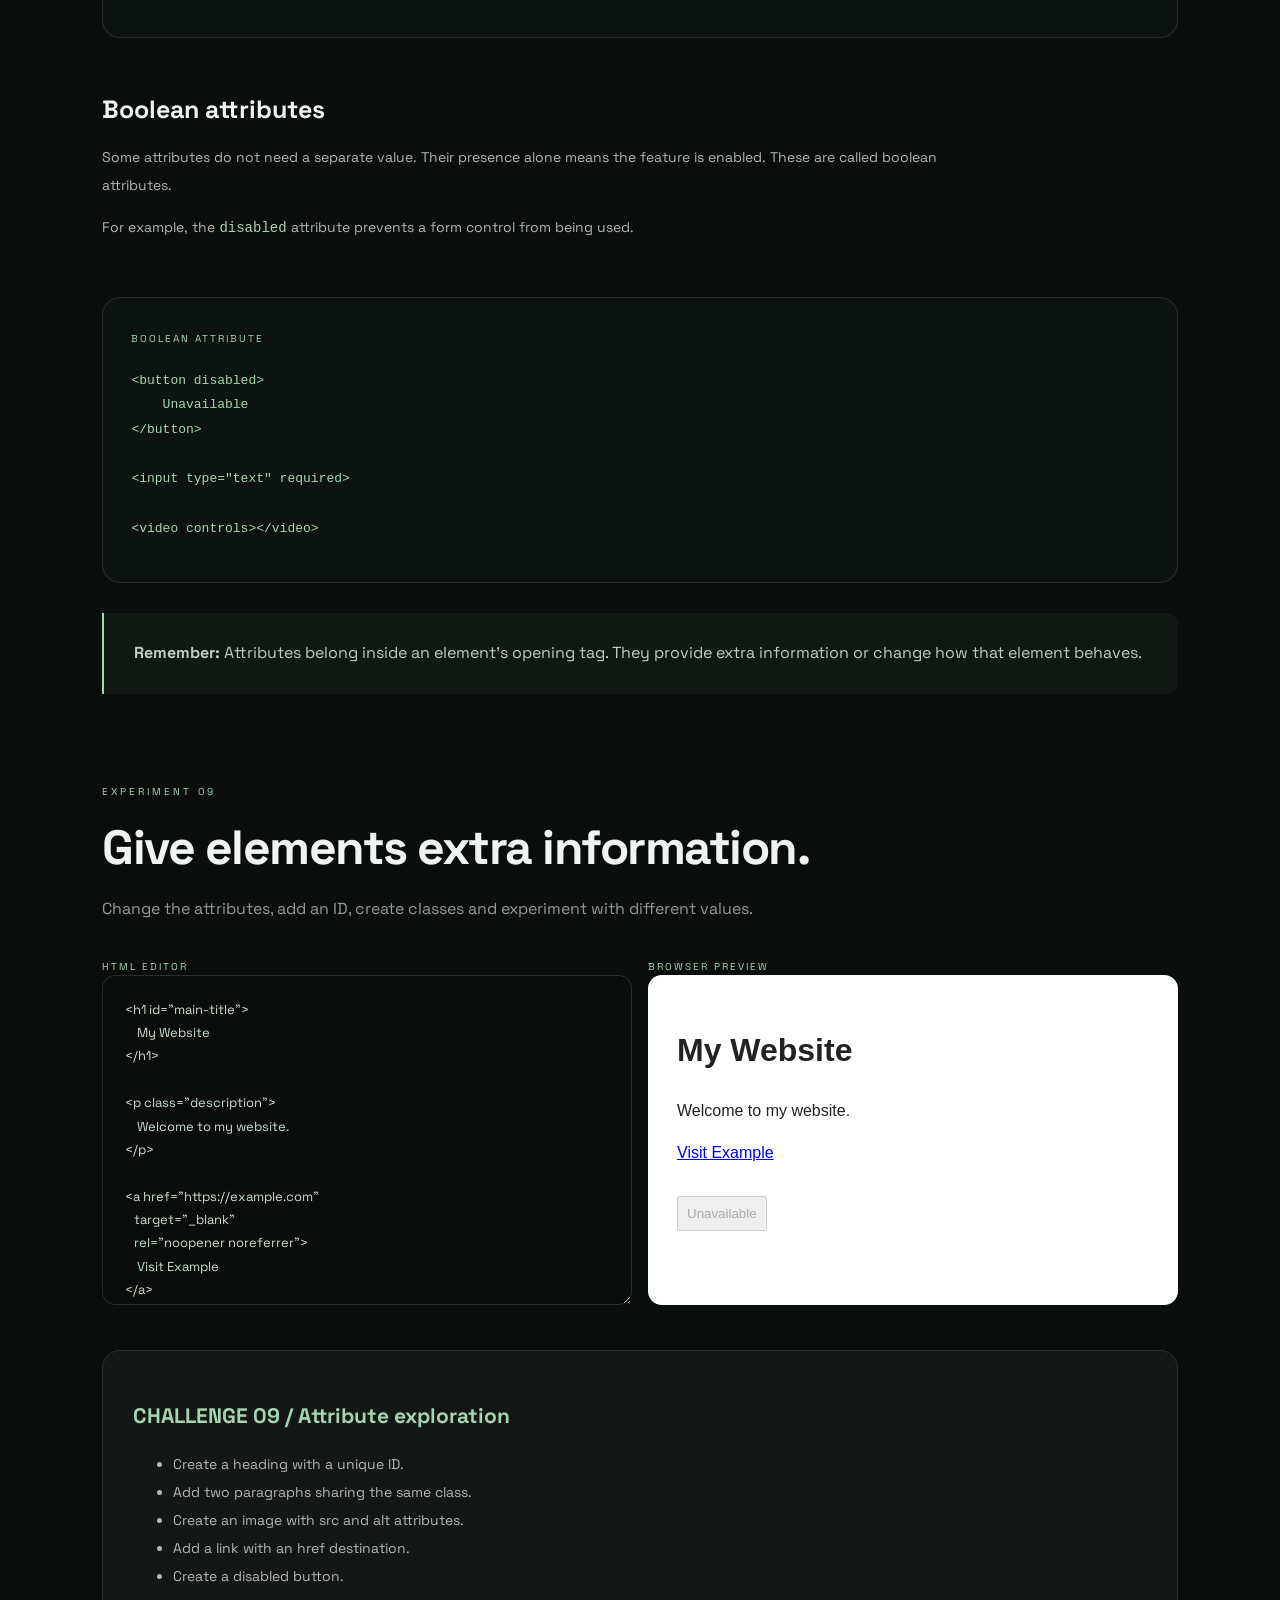
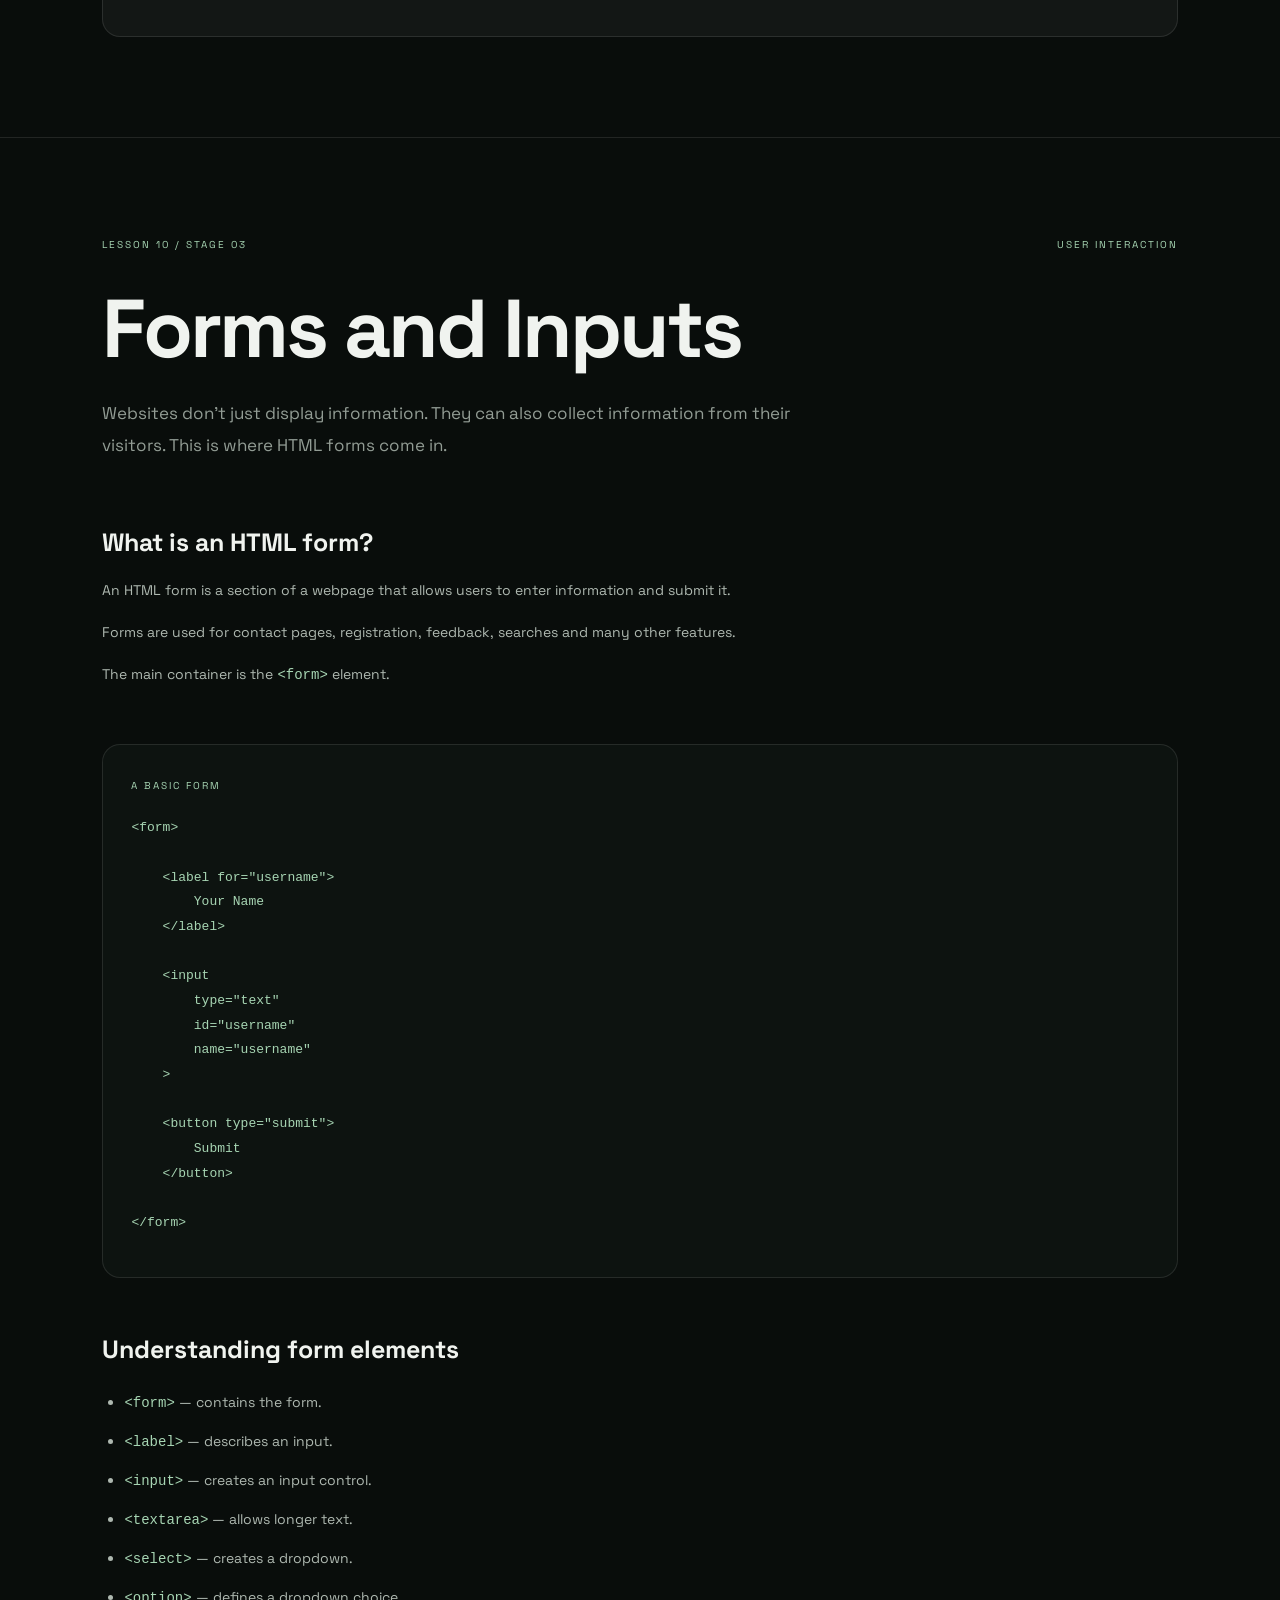
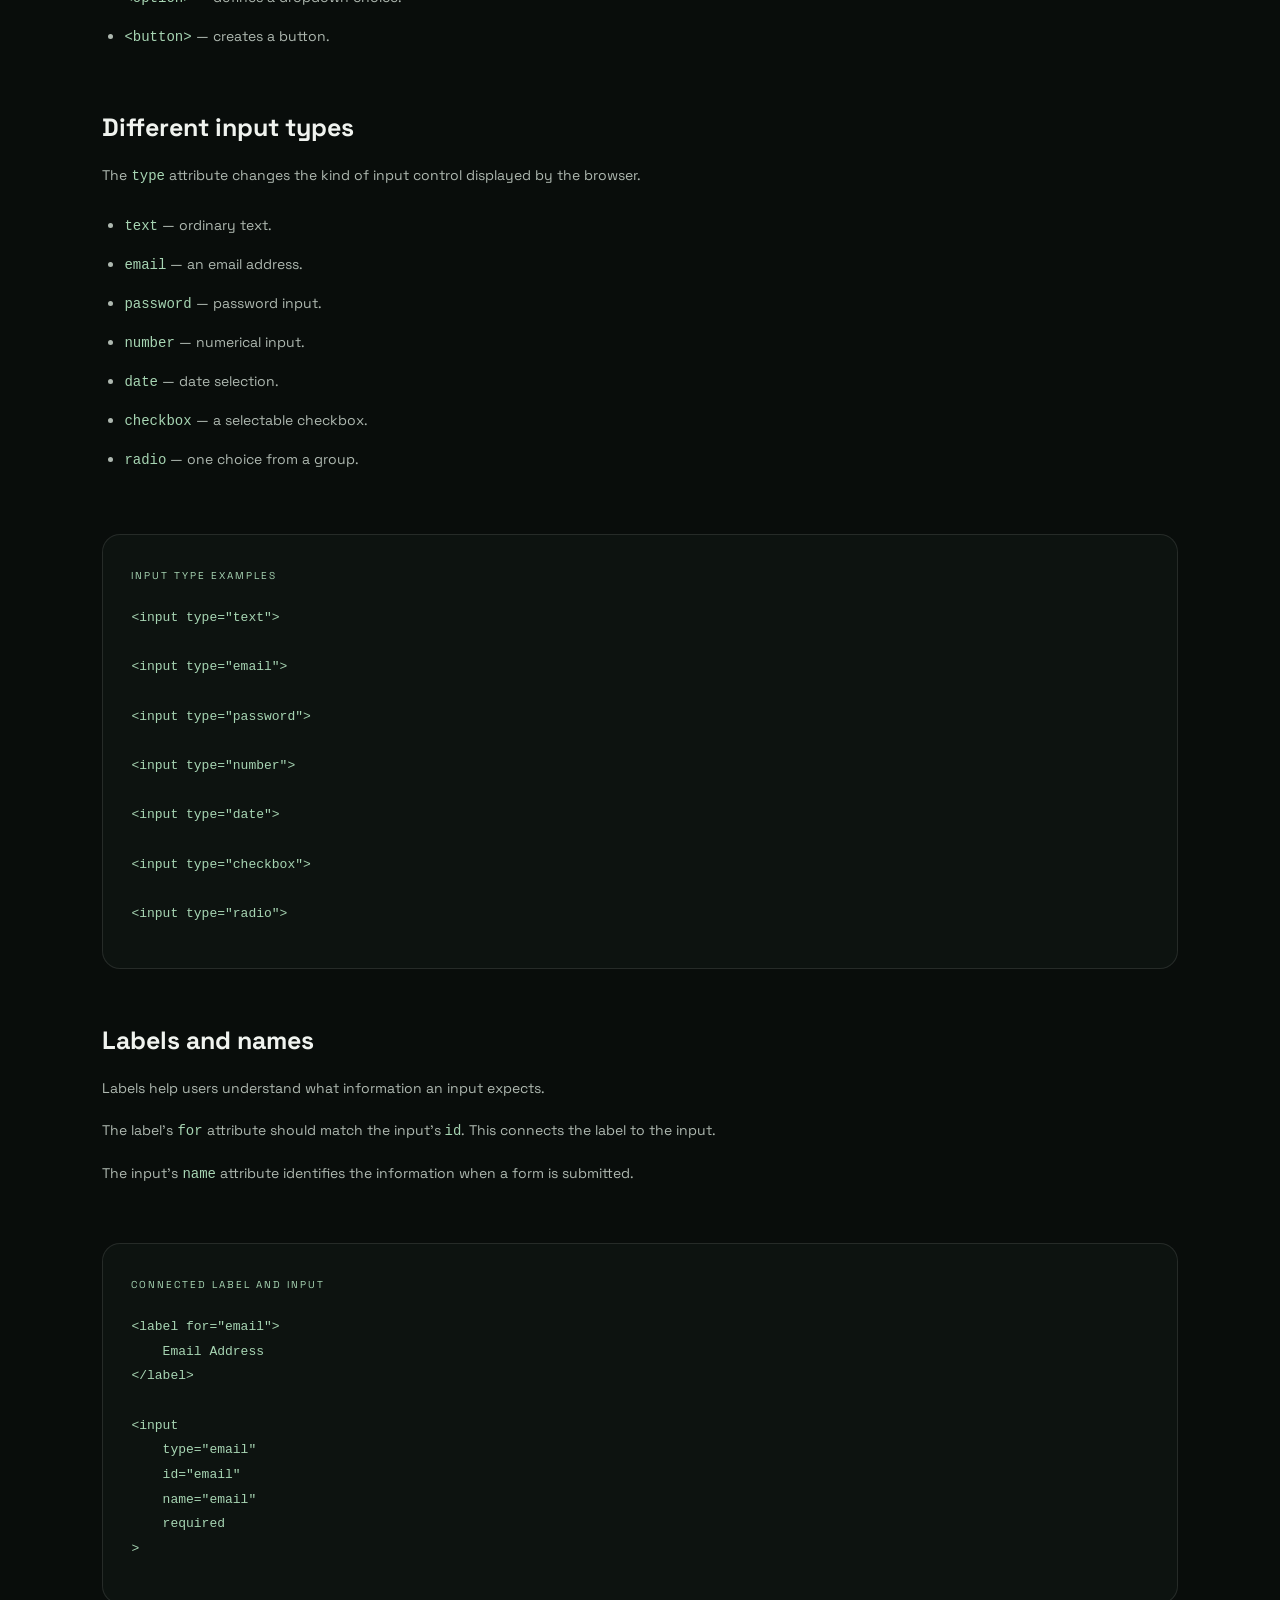
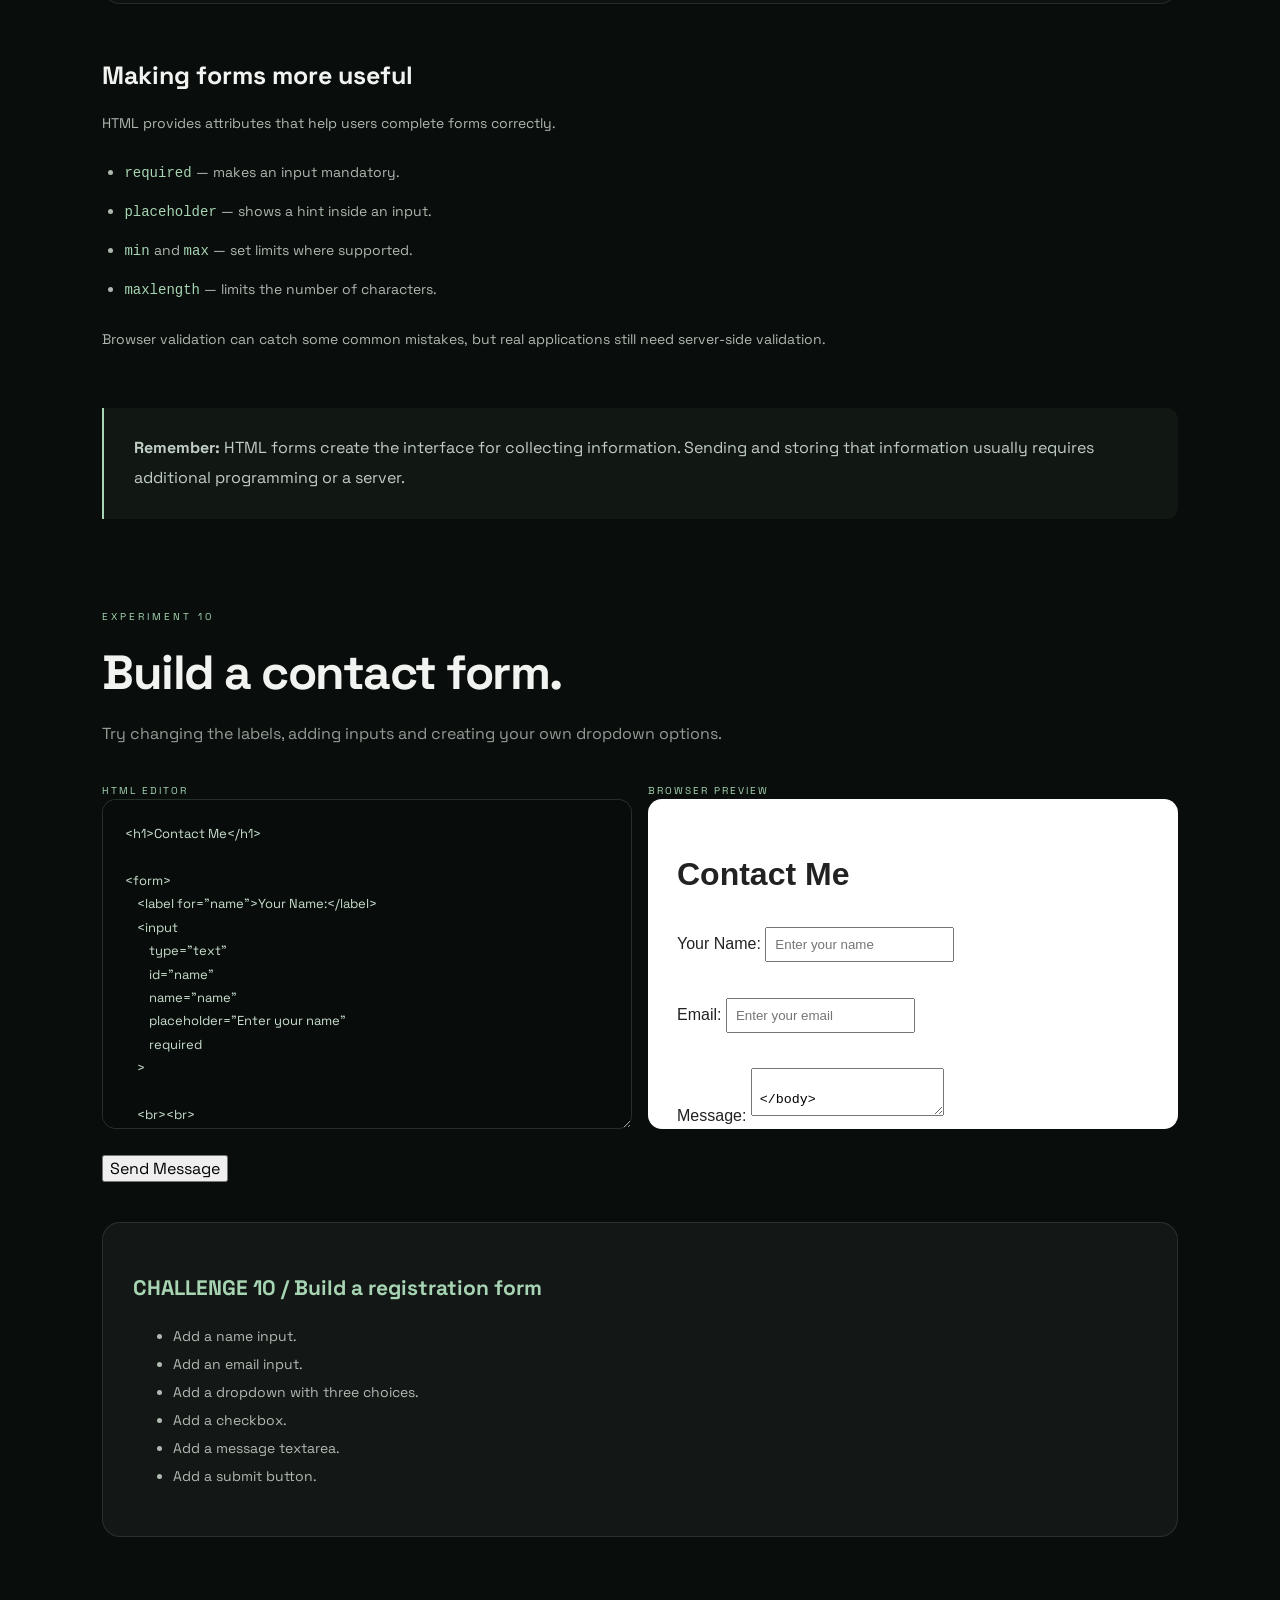
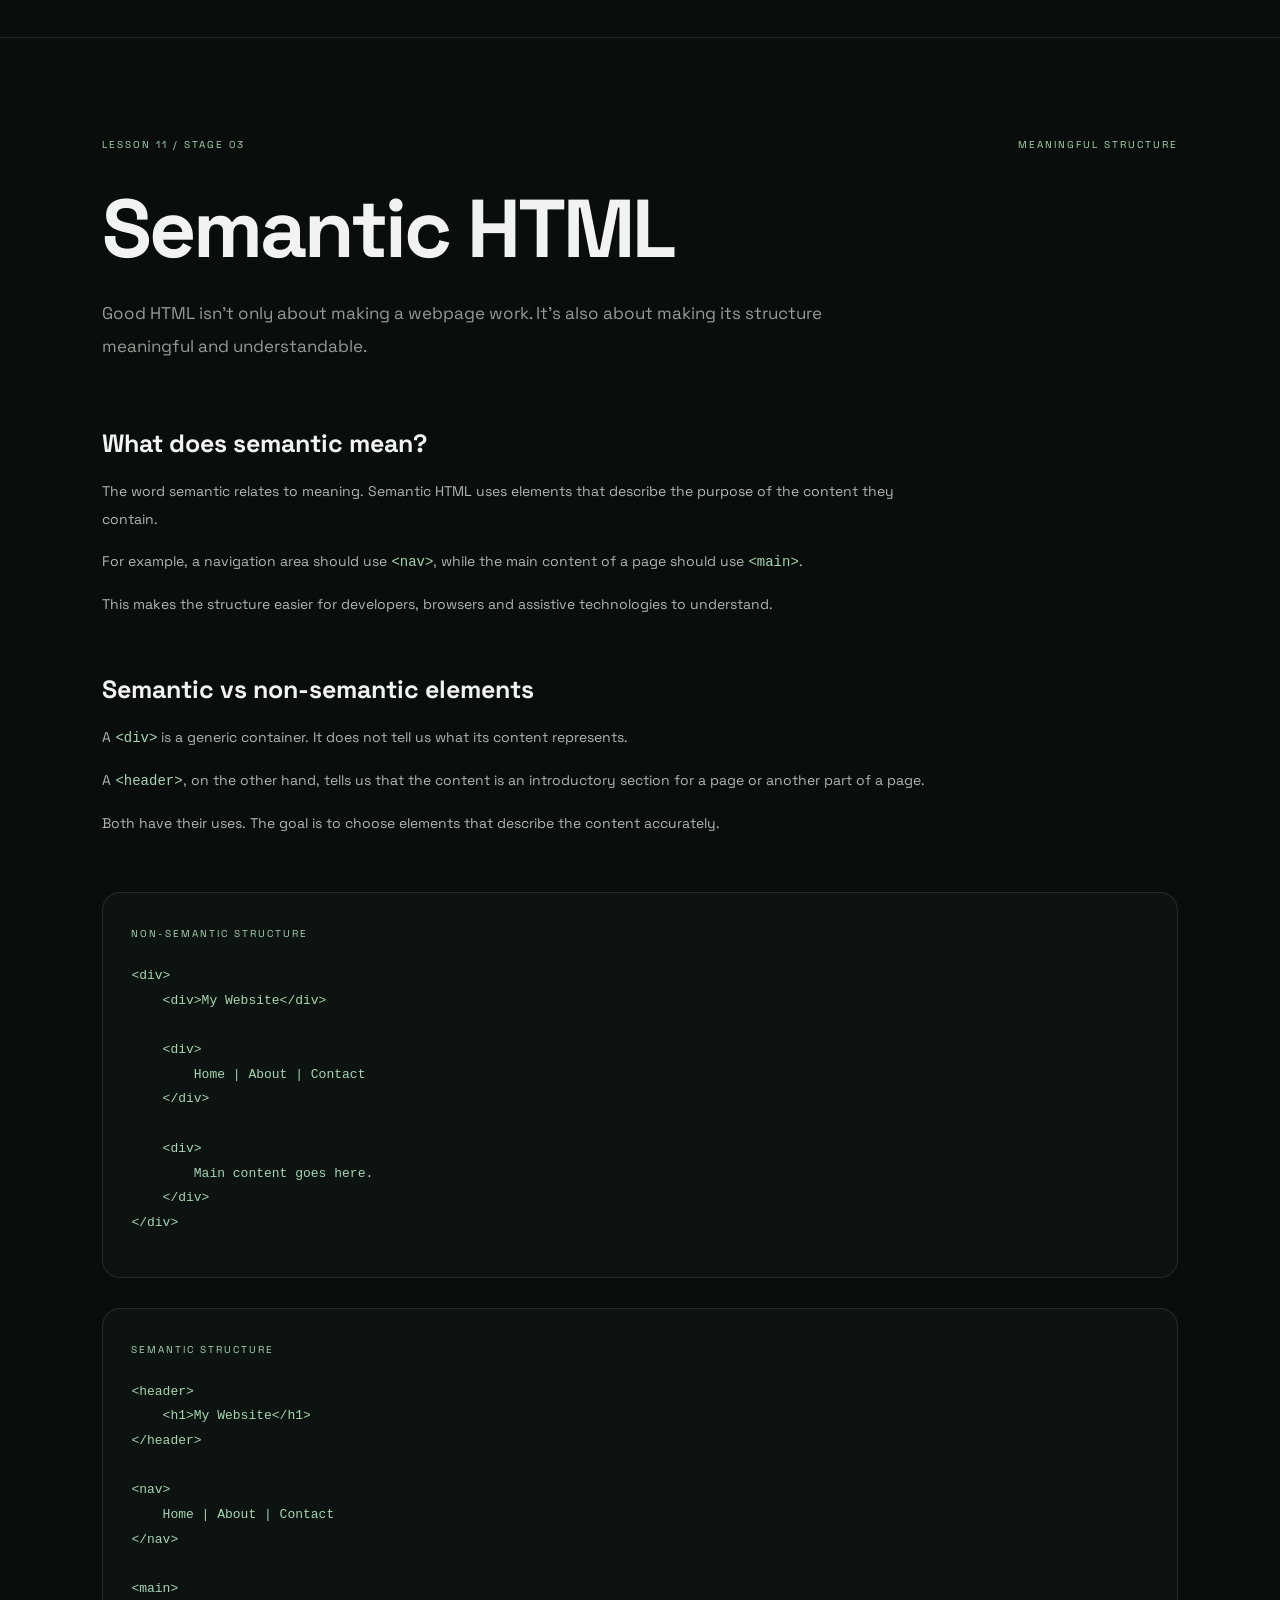
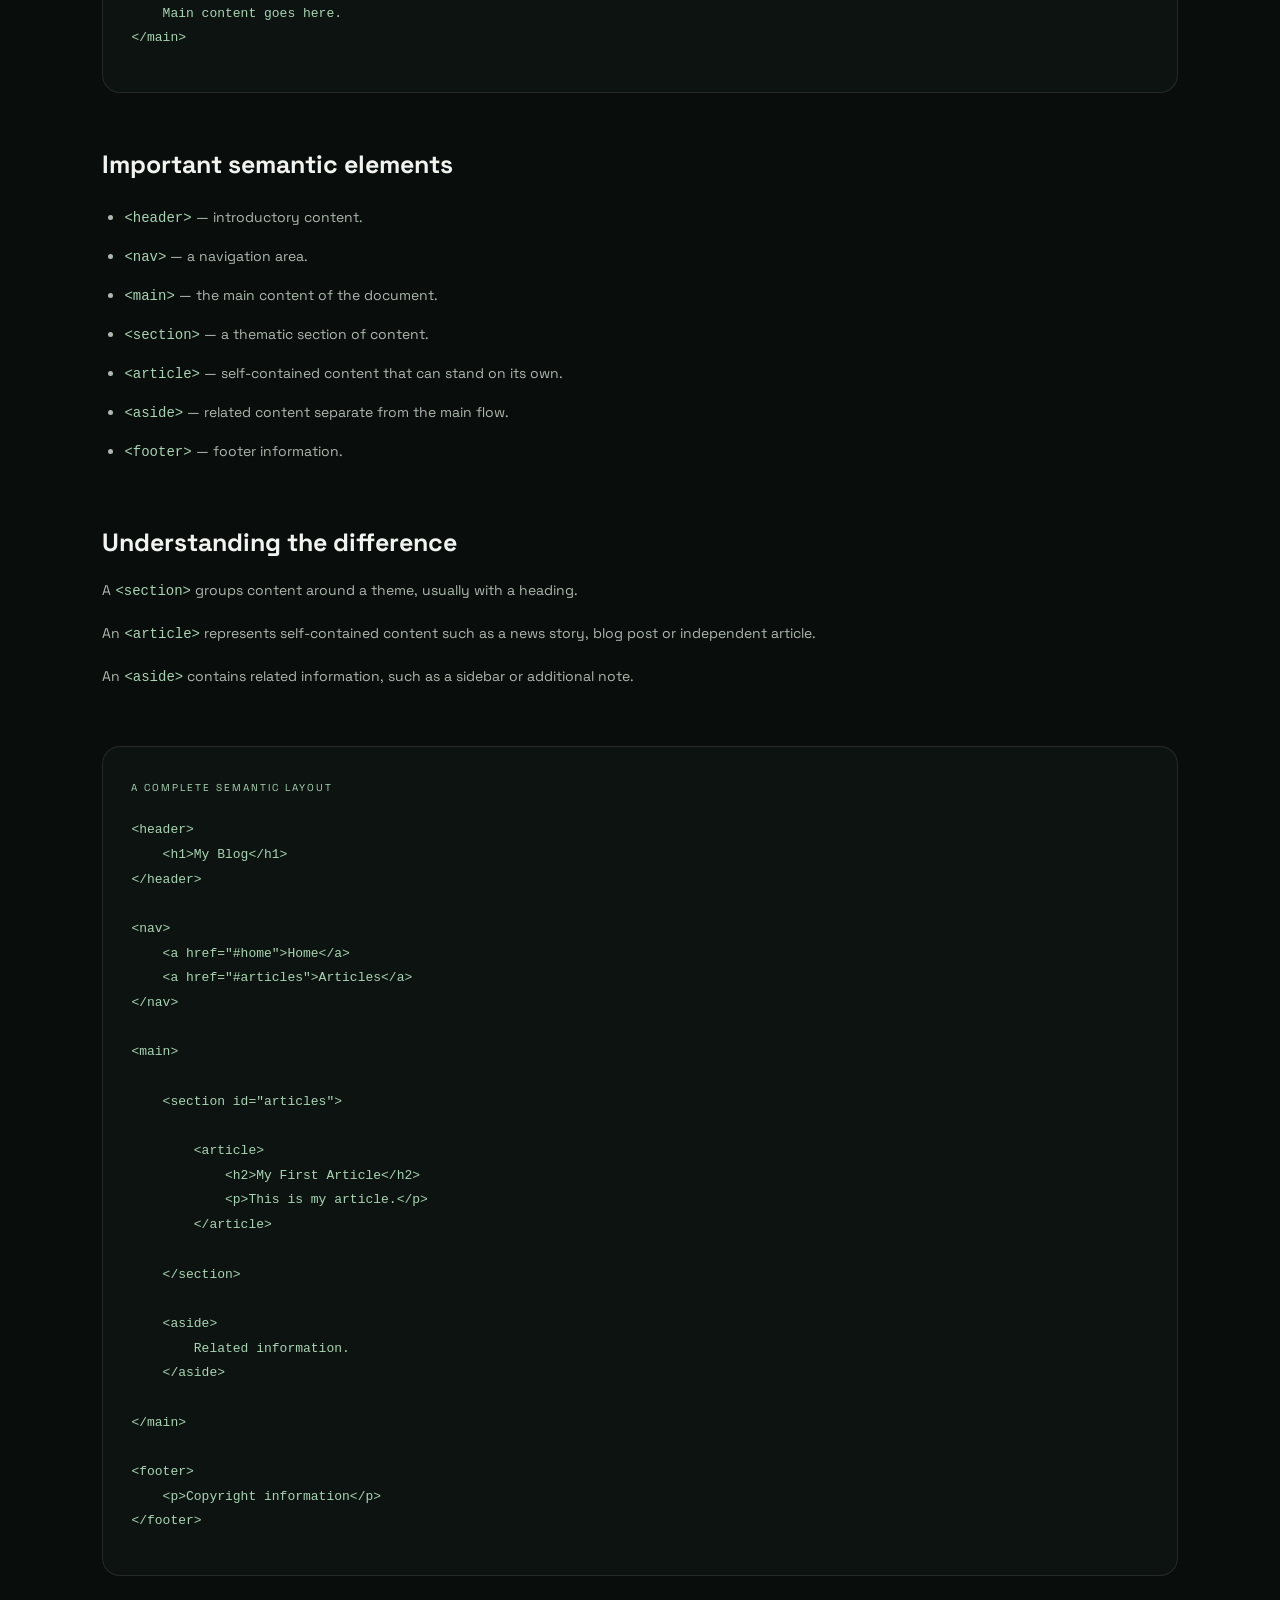
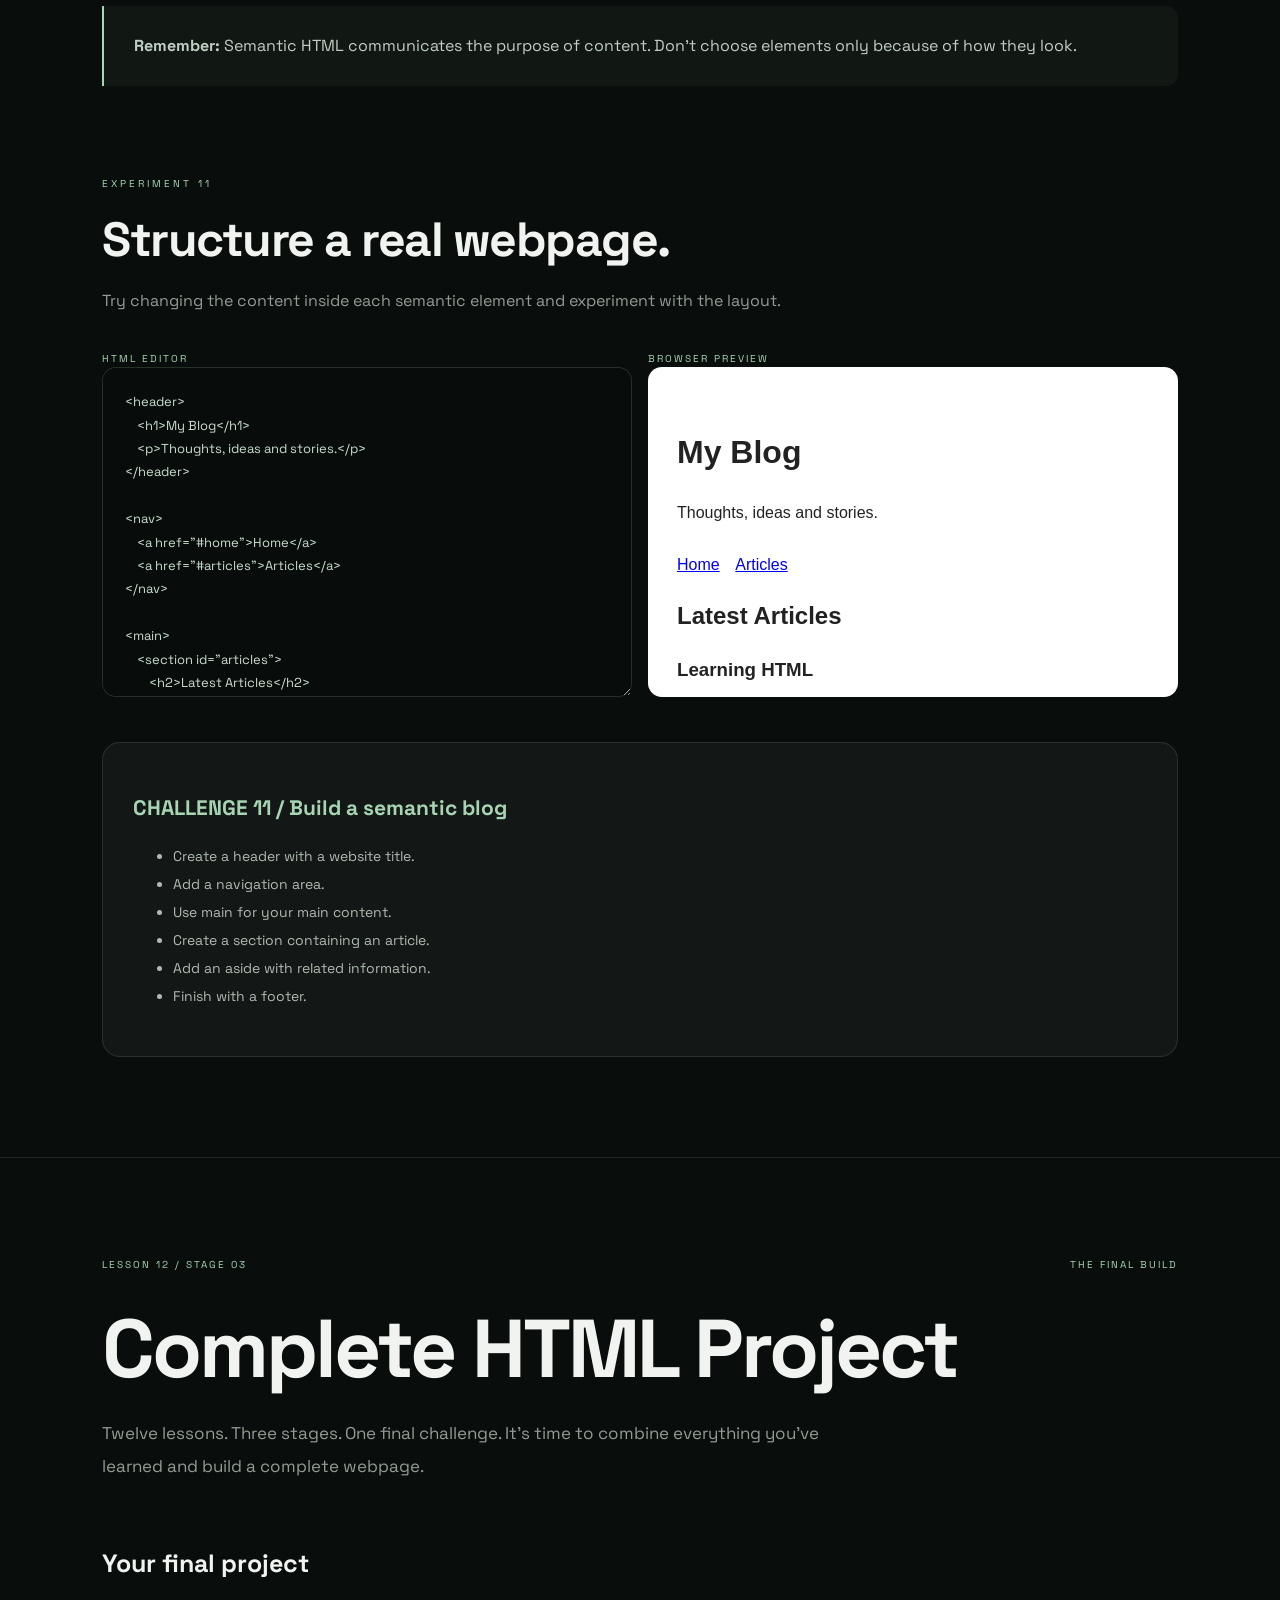
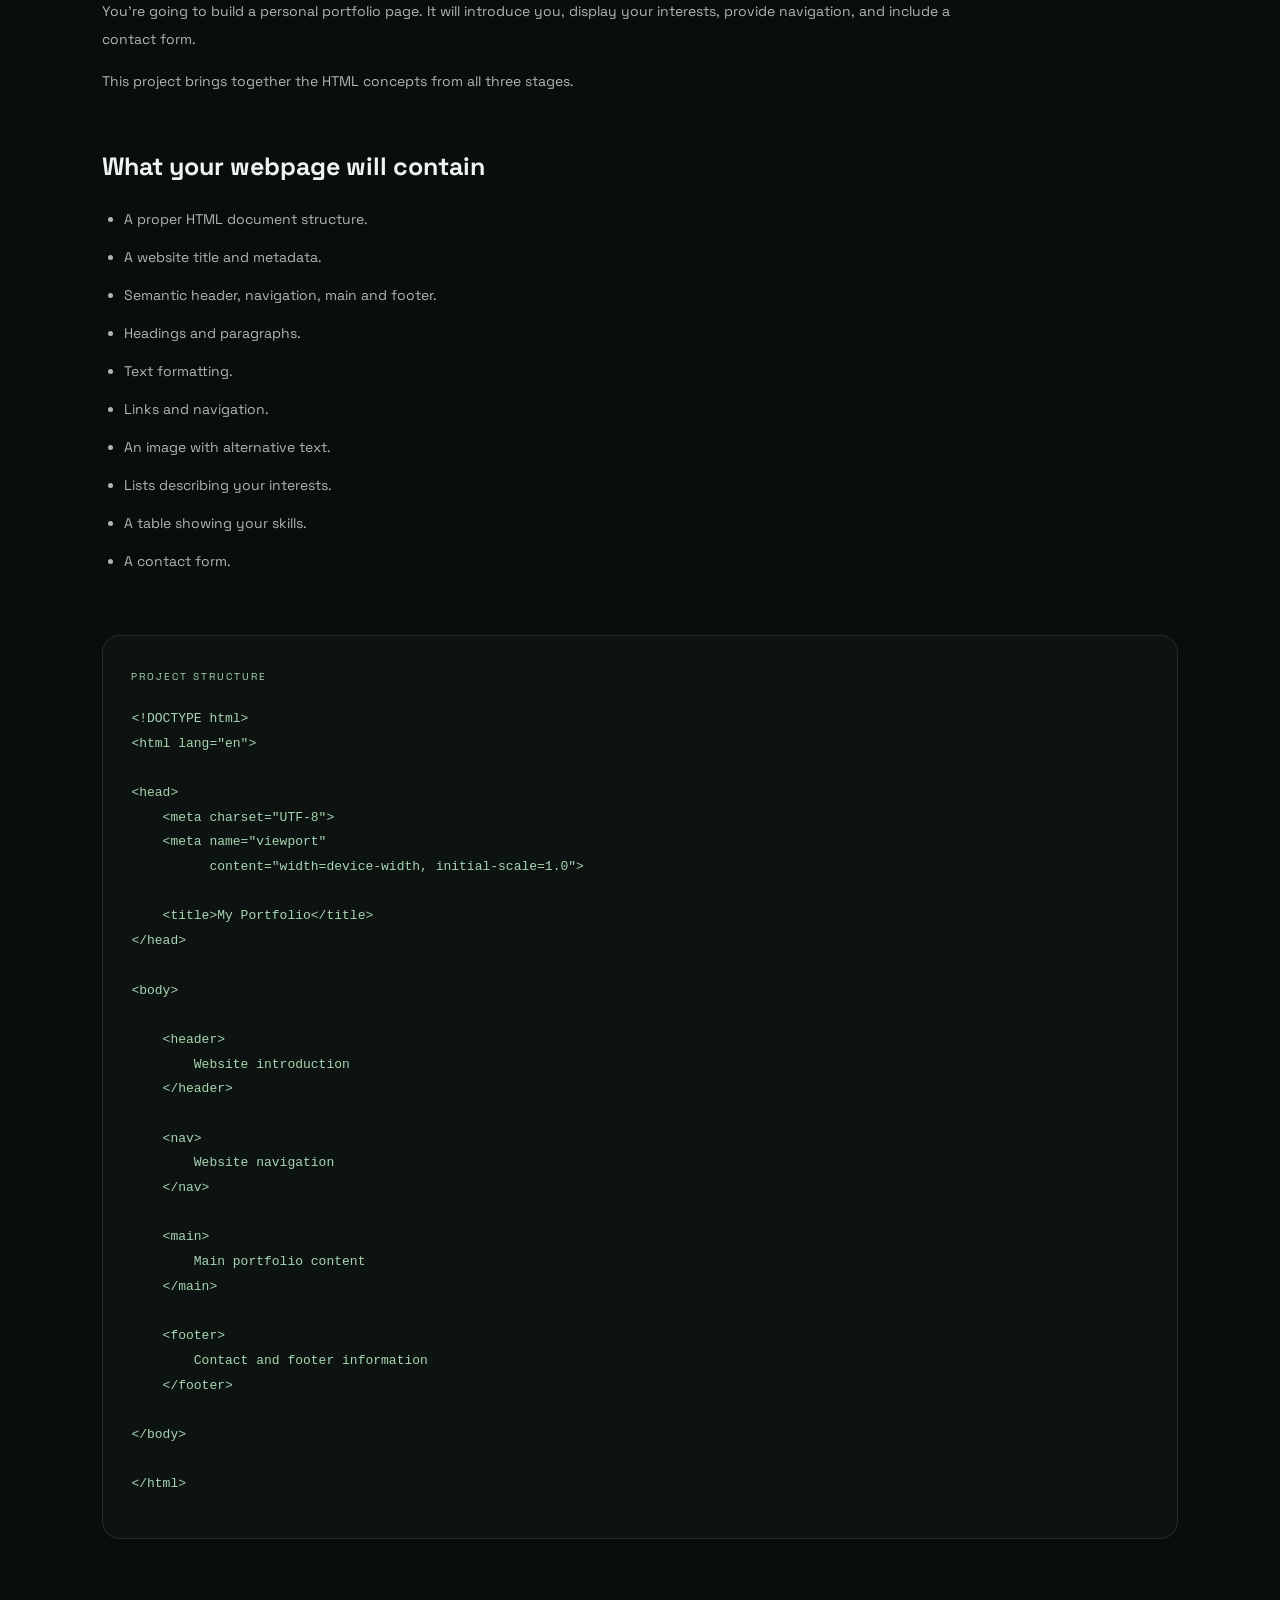
<file: html-stage-3.html>
<!DOCTYPE html>
<html lang="en">

<head>
    <meta charset="UTF-8">
    <meta name="viewport" content="width=device-width, initial-scale=1.0">

    <title>HTML / STAGE 03 — THE DIGITAL LAB</title>

    <link rel="stylesheet" href="style.css">
    <link rel="stylesheet" href="html.css">
    <link rel="stylesheet" href="html-stage-3.css">
</head>

<body class="html-chapter html-stage-3">

    <div class="html-atmosphere"></div>

    <!-- NAVIGATION -->

    <nav class="html-nav">
        <a href="html.html" class="html-back">← HTML COURSE</a>
        <span class="html-nav-label">CHAPTER 001 / STAGE 03</span>
    </nav>


    <main>

        <!-- HERO -->

        <header class="html-stage-hero">

            <div class="stage-number">CHAPTER 001 / STAGE 03</div>

            <h1>
                Professional<br>
                <span>Structure.</span>
            </h1>

            <p>
                You're now moving beyond individual HTML elements.
                Learn how to add information, collect user input,
                structure complete webpages and bring everything
                together in a final project.
            </p>

            <a href="html.html" class="stage-back-link">
                ← Back to all 12 HTML lessons
            </a>

        </header>


        <!-- LESSON NAVIGATION -->

        <section class="stage-lesson-nav">

            <a href="#lesson-nine">
                <span>LESSON 09</span>
                <strong>Attributes</strong>
            </a>

            <a href="#lesson-ten">
                <span>LESSON 10</span>
                <strong>Forms and Inputs</strong>
            </a>

            <a href="#lesson-eleven">
                <span>LESSON 11</span>
                <strong>Semantic HTML</strong>
            </a>

            <a href="#lesson-twelve">
                <span>LESSON 12</span>
                <strong>Complete HTML Project</strong>
            </a>

        </section>


        <!-- LESSON 09 -->

        <section class="html-lesson stage-lesson" id="lesson-nine">

            <div class="html-lesson-top">
                <span>LESSON 09 / STAGE 03</span>
                <span>ELEMENT DETAILS</span>
            </div>

            <h2>Attributes</h2>

            <p class="html-lesson-intro">
                HTML elements describe the content of a webpage.
                Attributes give those elements additional information
                and help control how they work.
            </p>

            <div class="html-content-block">

                <h3>What are attributes?</h3>

                <p>
                    An attribute provides extra information about
                    an HTML element. It is written inside the
                    opening tag of that element.
                </p>

                <p>
                    Most attributes use a name and a value.
                    The name tells the browser what information
                    is being provided, while the value specifies it.
                </p>

            </div>

            <div class="stage-example">

                <span class="stage-panel-label">ANATOMY OF AN ATTRIBUTE</span>

                <pre><code>&lt;a href="https://example.com"&gt;
    Visit Example
&lt;/a&gt;</code></pre>

                <p>
                    <strong>href</strong> is the attribute name.
                    <strong>"https://example.com"</strong> is its value.
                </p>

            </div>

            <div class="html-content-block">

                <h3>Common HTML attributes</h3>

                <p>
                    Different elements use different attributes.
                    Here are some you'll encounter frequently.
                </p>

                <ul class="html-learning-list">
                    <li><code>href</code> — specifies the destination of a link.</li>
                    <li><code>src</code> — specifies the location of an image or media file.</li>
                    <li><code>alt</code> — provides alternative text for an image.</li>
                    <li><code>id</code> — gives an element a unique identifier within a page.</li>
                    <li><code>class</code> — groups elements under a shared name.</li>
                    <li><code>title</code> — provides additional advisory information.</li>
                    <li><code>style</code> — applies inline CSS.</li>
                </ul>

            </div>

            <div class="stage-example">

                <span class="stage-panel-label">ATTRIBUTES IN ACTION</span>

                <pre><code>&lt;h1 id="main-title"&gt;
    My Website
&lt;/h1&gt;

&lt;p class="description"&gt;
    Welcome to my website.
&lt;/p&gt;

&lt;img
    src="photo.jpg"
    alt="A landscape"
    width="300"
&gt;

&lt;a href="about.html" title="Learn about me"&gt;
    About Me
&lt;/a&gt;</code></pre>

            </div>

            <div class="html-content-block">

                <h3>Understanding id and class</h3>

                <p>
                    Both <code>id</code> and <code>class</code>
                    help identify elements, but they serve different
                    purposes.
                </p>

                <p>
                    An <code>id</code> should uniquely identify one
                    element on a page. A <code>class</code> can be
                    shared by multiple elements.
                </p>

            </div>

            <div class="stage-example">

                <span class="stage-panel-label">ID VS CLASS</span>

                <pre><code>&lt;h1 id="page-title"&gt;My Website&lt;/h1&gt;

&lt;p class="highlight"&gt;First message&lt;/p&gt;

&lt;p class="highlight"&gt;Second message&lt;/p&gt;</code></pre>

            </div>

            <div class="html-content-block">

                <h3>Boolean attributes</h3>

                <p>
                    Some attributes do not need a separate value.
                    Their presence alone means the feature is enabled.
                    These are called boolean attributes.
                </p>

                <p>
                    For example, the <code>disabled</code> attribute
                    prevents a form control from being used.
                </p>

            </div>

            <div class="stage-example">

                <span class="stage-panel-label">BOOLEAN ATTRIBUTE</span>

                <pre><code>&lt;button disabled&gt;
    Unavailable
&lt;/button&gt;

&lt;input type="text" required&gt;

&lt;video controls&gt;&lt;/video&gt;</code></pre>

            </div>

            <div class="stage-note">
                <strong>Remember:</strong> Attributes belong inside
                an element's opening tag. They provide extra information
                or change how that element behaves.
            </div>

            <div class="html-experiment-heading">
                <span>EXPERIMENT 09</span>
                <h3>Give elements extra information.</h3>
                <p>
                    Change the attributes, add an ID, create classes
                    and experiment with different values.
                </p>
            </div>

            <div class="stage-playground">

                <div>
                    <span class="stage-panel-label">HTML EDITOR</span>

                    <textarea id="stage3-editor-9" spellcheck="false"><h1 id="main-title">
    My Website
</h1>

<p class="description">
    Welcome to my website.
</p>

<a href="https://example.com"
   target="_blank"
   rel="noopener noreferrer">
    Visit Example
</a>

<br><br>

<button disabled>
    Unavailable
</button></textarea>
                </div>

                <div>
                    <span class="stage-panel-label">BROWSER PREVIEW</span>

                    <iframe
                        id="stage3-preview-9"
                        title="Lesson 9 live preview"
                        sandbox="allow-scripts"
                    ></iframe>
                </div>

            </div>

            <div class="stage-task">
                <h3>CHALLENGE 09 / Attribute exploration</h3>

                <ul>
                    <li>Create a heading with a unique ID.</li>
                    <li>Add two paragraphs sharing the same class.</li>
                    <li>Create an image with src and alt attributes.</li>
                    <li>Add a link with an href destination.</li>
                    <li>Create a disabled button.</li>
                </ul>
            </div>

        </section>


        <!-- LESSON 10 -->

        <section class="html-lesson stage-lesson" id="lesson-ten">

            <div class="html-lesson-top">
                <span>LESSON 10 / STAGE 03</span>
                <span>USER INTERACTION</span>
            </div>

            <h2>Forms and Inputs</h2>

            <p class="html-lesson-intro">
                Websites don't just display information.
                They can also collect information from their visitors.
                This is where HTML forms come in.
            </p>

            <div class="html-content-block">

                <h3>What is an HTML form?</h3>

                <p>
                    An HTML form is a section of a webpage that
                    allows users to enter information and submit it.
                </p>

                <p>
                    Forms are used for contact pages, registration,
                    feedback, searches and many other features.
                </p>

                <p>
                    The main container is the
                    <code>&lt;form&gt;</code> element.
                </p>

            </div>

            <div class="stage-example">

                <span class="stage-panel-label">A BASIC FORM</span>

                <pre><code>&lt;form&gt;

    &lt;label for="username"&gt;
        Your Name
    &lt;/label&gt;

    &lt;input
        type="text"
        id="username"
        name="username"
    &gt;

    &lt;button type="submit"&gt;
        Submit
    &lt;/button&gt;

&lt;/form&gt;</code></pre>

            </div>

            <div class="html-content-block">

                <h3>Understanding form elements</h3>

                <ul class="html-learning-list">
                    <li><code>&lt;form&gt;</code> — contains the form.</li>
                    <li><code>&lt;label&gt;</code> — describes an input.</li>
                    <li><code>&lt;input&gt;</code> — creates an input control.</li>
                    <li><code>&lt;textarea&gt;</code> — allows longer text.</li>
                    <li><code>&lt;select&gt;</code> — creates a dropdown.</li>
                    <li><code>&lt;option&gt;</code> — defines a dropdown choice.</li>
                    <li><code>&lt;button&gt;</code> — creates a button.</li>
                </ul>

            </div>

            <div class="html-content-block">

                <h3>Different input types</h3>

                <p>
                    The <code>type</code> attribute changes the kind
                    of input control displayed by the browser.
                </p>

                <ul class="html-learning-list">
                    <li><code>text</code> — ordinary text.</li>
                    <li><code>email</code> — an email address.</li>
                    <li><code>password</code> — password input.</li>
                    <li><code>number</code> — numerical input.</li>
                    <li><code>date</code> — date selection.</li>
                    <li><code>checkbox</code> — a selectable checkbox.</li>
                    <li><code>radio</code> — one choice from a group.</li>
                </ul>

            </div>

            <div class="stage-example">

                <span class="stage-panel-label">INPUT TYPE EXAMPLES</span>

                <pre><code>&lt;input type="text"&gt;

&lt;input type="email"&gt;

&lt;input type="password"&gt;

&lt;input type="number"&gt;

&lt;input type="date"&gt;

&lt;input type="checkbox"&gt;

&lt;input type="radio"&gt;</code></pre>

            </div>

            <div class="html-content-block">

                <h3>Labels and names</h3>

                <p>
                    Labels help users understand what information
                    an input expects.
                </p>

                <p>
                    The label's <code>for</code> attribute should
                    match the input's <code>id</code>. This connects
                    the label to the input.
                </p>

                <p>
                    The input's <code>name</code> attribute identifies
                    the information when a form is submitted.
                </p>

            </div>

            <div class="stage-example">

                <span class="stage-panel-label">CONNECTED LABEL AND INPUT</span>

                <pre><code>&lt;label for="email"&gt;
    Email Address
&lt;/label&gt;

&lt;input
    type="email"
    id="email"
    name="email"
    required
&gt;</code></pre>

            </div>

            <div class="html-content-block">

                <h3>Making forms more useful</h3>

                <p>
                    HTML provides attributes that help users complete
                    forms correctly.
                </p>

                <ul class="html-learning-list">
                    <li><code>required</code> — makes an input mandatory.</li>
                    <li><code>placeholder</code> — shows a hint inside an input.</li>
                    <li><code>min</code> and <code>max</code> — set limits where supported.</li>
                    <li><code>maxlength</code> — limits the number of characters.</li>
                </ul>

                <p>
                    Browser validation can catch some common mistakes,
                    but real applications still need server-side validation.
                </p>

            </div>

            <div class="stage-note">
                <strong>Remember:</strong> HTML forms create the
                interface for collecting information. Sending and
                storing that information usually requires additional
                programming or a server.
            </div>

            <div class="html-experiment-heading">
                <span>EXPERIMENT 10</span>
                <h3>Build a contact form.</h3>
                <p>
                    Try changing the labels, adding inputs and creating
                    your own dropdown options.
                </p>
            </div>

            <div class="stage-playground">

                <div>
                    <span class="stage-panel-label">HTML EDITOR</span>

                    <textarea id="stage3-editor-10" spellcheck="false"><h1>Contact Me</h1>

<form>
    <label for="name">Your Name:</label>
    <input
        type="text"
        id="name"
        name="name"
        placeholder="Enter your name"
        required
    >

    <br><br>

    <label for="email">Email:</label>
    <input
        type="email"
        id="email"
        name="email"
        placeholder="Enter your email"
        required
    >

    <br><br>

    <label for="message">Message:</label>
    <textarea
        id="message"
        name="message"
        placeholder="Write something..."
    ></textarea>

    <br><br>

    <button type="submit">Send Message</button>
</form></textarea>
                </div>

                <div>
                    <span class="stage-panel-label">BROWSER PREVIEW</span>

                    <iframe
                        id="stage3-preview-10"
                        title="Lesson 10 live preview"
                        sandbox="allow-scripts"
                    ></iframe>
                </div>

            </div>

            <div class="stage-task">
                <h3>CHALLENGE 10 / Build a registration form</h3>

                <ul>
                    <li>Add a name input.</li>
                    <li>Add an email input.</li>
                    <li>Add a dropdown with three choices.</li>
                    <li>Add a checkbox.</li>
                    <li>Add a message textarea.</li>
                    <li>Add a submit button.</li>
                </ul>
            </div>

        </section>


        <!-- LESSON 11 -->

        <section class="html-lesson stage-lesson" id="lesson-eleven">

            <div class="html-lesson-top">
                <span>LESSON 11 / STAGE 03</span>
                <span>MEANINGFUL STRUCTURE</span>
            </div>

            <h2>Semantic HTML</h2>

            <p class="html-lesson-intro">
                Good HTML isn't only about making a webpage work.
                It's also about making its structure meaningful
                and understandable.
            </p>

            <div class="html-content-block">

                <h3>What does semantic mean?</h3>

                <p>
                    The word semantic relates to meaning.
                    Semantic HTML uses elements that describe
                    the purpose of the content they contain.
                </p>

                <p>
                    For example, a navigation area should use
                    <code>&lt;nav&gt;</code>, while the main content
                    of a page should use <code>&lt;main&gt;</code>.
                </p>

                <p>
                    This makes the structure easier for developers,
                    browsers and assistive technologies to understand.
                </p>

            </div>

            <div class="html-content-block">

                <h3>Semantic vs non-semantic elements</h3>

                <p>
                    A <code>&lt;div&gt;</code> is a generic container.
                    It does not tell us what its content represents.
                </p>

                <p>
                    A <code>&lt;header&gt;</code>, on the other hand,
                    tells us that the content is an introductory
                    section for a page or another part of a page.
                </p>

                <p>
                    Both have their uses. The goal is to choose
                    elements that describe the content accurately.
                </p>

            </div>

            <div class="stage-example">

                <span class="stage-panel-label">NON-SEMANTIC STRUCTURE</span>

                <pre><code>&lt;div&gt;
    &lt;div&gt;My Website&lt;/div&gt;

    &lt;div&gt;
        Home | About | Contact
    &lt;/div&gt;

    &lt;div&gt;
        Main content goes here.
    &lt;/div&gt;
&lt;/div&gt;</code></pre>

            </div>

            <div class="stage-example">

                <span class="stage-panel-label">SEMANTIC STRUCTURE</span>

                <pre><code>&lt;header&gt;
    &lt;h1&gt;My Website&lt;/h1&gt;
&lt;/header&gt;

&lt;nav&gt;
    Home | About | Contact
&lt;/nav&gt;

&lt;main&gt;
    Main content goes here.
&lt;/main&gt;</code></pre>

            </div>

            <div class="html-content-block">

                <h3>Important semantic elements</h3>

                <ul class="html-learning-list">
                    <li><code>&lt;header&gt;</code> — introductory content.</li>
                    <li><code>&lt;nav&gt;</code> — a navigation area.</li>
                    <li><code>&lt;main&gt;</code> — the main content of the document.</li>
                    <li><code>&lt;section&gt;</code> — a thematic section of content.</li>
                    <li><code>&lt;article&gt;</code> — self-contained content that can stand on its own.</li>
                    <li><code>&lt;aside&gt;</code> — related content separate from the main flow.</li>
                    <li><code>&lt;footer&gt;</code> — footer information.</li>
                </ul>

            </div>

            <div class="html-content-block">

                <h3>Understanding the difference</h3>

                <p>
                    A <code>&lt;section&gt;</code> groups content
                    around a theme, usually with a heading.
                </p>

                <p>
                    An <code>&lt;article&gt;</code> represents
                    self-contained content such as a news story,
                    blog post or independent article.
                </p>

                <p>
                    An <code>&lt;aside&gt;</code> contains related
                    information, such as a sidebar or additional note.
                </p>

            </div>

            <div class="stage-example">

                <span class="stage-panel-label">A COMPLETE SEMANTIC LAYOUT</span>

                <pre><code>&lt;header&gt;
    &lt;h1&gt;My Blog&lt;/h1&gt;
&lt;/header&gt;

&lt;nav&gt;
    &lt;a href="#home"&gt;Home&lt;/a&gt;
    &lt;a href="#articles"&gt;Articles&lt;/a&gt;
&lt;/nav&gt;

&lt;main&gt;

    &lt;section id="articles"&gt;

        &lt;article&gt;
            &lt;h2&gt;My First Article&lt;/h2&gt;
            &lt;p&gt;This is my article.&lt;/p&gt;
        &lt;/article&gt;

    &lt;/section&gt;

    &lt;aside&gt;
        Related information.
    &lt;/aside&gt;

&lt;/main&gt;

&lt;footer&gt;
    &lt;p&gt;Copyright information&lt;/p&gt;
&lt;/footer&gt;</code></pre>

            </div>

            <div class="stage-note">
                <strong>Remember:</strong> Semantic HTML communicates
                the purpose of content. Don't choose elements only
                because of how they look.
            </div>

            <div class="html-experiment-heading">
                <span>EXPERIMENT 11</span>
                <h3>Structure a real webpage.</h3>
                <p>
                    Try changing the content inside each semantic
                    element and experiment with the layout.
                </p>
            </div>

            <div class="stage-playground">

                <div>
                    <span class="stage-panel-label">HTML EDITOR</span>

                    <textarea id="stage3-editor-11" spellcheck="false"><header>
    <h1>My Blog</h1>
    <p>Thoughts, ideas and stories.</p>
</header>

<nav>
    <a href="#home">Home</a>
    <a href="#articles">Articles</a>
</nav>

<main>
    <section id="articles">
        <h2>Latest Articles</h2>

        <article>
            <h3>Learning HTML</h3>
            <p>HTML helps us structure webpages.</p>
        </article>
    </section>

    <aside>
        <h3>About Me</h3>
        <p>I enjoy learning web design.</p>
    </aside>
</main>

<footer>
    <p>My Blog</p>
</footer></textarea>
                </div>

                <div>
                    <span class="stage-panel-label">BROWSER PREVIEW</span>

                    <iframe
                        id="stage3-preview-11"
                        title="Lesson 11 live preview"
                        sandbox="allow-scripts"
                    ></iframe>
                </div>

            </div>

            <div class="stage-task">
                <h3>CHALLENGE 11 / Build a semantic blog</h3>

                <ul>
                    <li>Create a header with a website title.</li>
                    <li>Add a navigation area.</li>
                    <li>Use main for your main content.</li>
                    <li>Create a section containing an article.</li>
                    <li>Add an aside with related information.</li>
                    <li>Finish with a footer.</li>
                </ul>
            </div>

        </section>


        <!-- LESSON 12 -->

        <section class="html-lesson stage-lesson" id="lesson-twelve">

            <div class="html-lesson-top">
                <span>LESSON 12 / STAGE 03</span>
                <span>THE FINAL BUILD</span>
            </div>

            <h2>Complete HTML Project</h2>

            <p class="html-lesson-intro">
                Twelve lessons. Three stages. One final challenge.
                It's time to combine everything you've learned
                and build a complete webpage.
            </p>

            <div class="html-content-block">

                <h3>Your final project</h3>

                <p>
                    You're going to build a personal portfolio page.
                    It will introduce you, display your interests,
                    provide navigation, and include a contact form.
                </p>

                <p>
                    This project brings together the HTML concepts
                    from all three stages.
                </p>

            </div>

            <div class="html-content-block">

                <h3>What your webpage will contain</h3>

                <ul class="html-learning-list">
                    <li>A proper HTML document structure.</li>
                    <li>A website title and metadata.</li>
                    <li>Semantic header, navigation, main and footer.</li>
                    <li>Headings and paragraphs.</li>
                    <li>Text formatting.</li>
                    <li>Links and navigation.</li>
                    <li>An image with alternative text.</li>
                    <li>Lists describing your interests.</li>
                    <li>A table showing your skills.</li>
                    <li>A contact form.</li>
                </ul>

            </div>

            <div class="stage-example">

                <span class="stage-panel-label">PROJECT STRUCTURE</span>

                <pre><code>&lt;!DOCTYPE html&gt;
&lt;html lang="en"&gt;

&lt;head&gt;
    &lt;meta charset="UTF-8"&gt;
    &lt;meta name="viewport"
          content="width=device-width, initial-scale=1.0"&gt;

    &lt;title&gt;My Portfolio&lt;/title&gt;
&lt;/head&gt;

&lt;body&gt;

    &lt;header&gt;
        Website introduction
    &lt;/header&gt;

    &lt;nav&gt;
        Website navigation
    &lt;/nav&gt;

    &lt;main&gt;
        Main portfolio content
    &lt;/main&gt;

    &lt;footer&gt;
        Contact and footer information
    &lt;/footer&gt;

&lt;/body&gt;

&lt;/html&gt;</code></pre>

            </div>

            <div class="html-content-block">

                <h3>Before you begin</h3>

                <p>
                    Remember that HTML is responsible for the structure
                    and meaning of your content. The visual design
                    will be handled by CSS in the next chapter.
                </p>

                <p>
                    Focus on making your HTML clear, organised
                    and meaningful. You don't need to make it
                    visually impressive just yet.
                </p>

            </div>

            <div class="html-experiment-heading">
                <span>FINAL EXPERIMENT / 012</span>
                <h3>Build your portfolio.</h3>
                <p>
                    This is your final HTML playground.
                    Replace the example with your own content
                    and build a complete webpage.
                </p>
            </div>

            <div class="stage-playground">

                <div>
                    <span class="stage-panel-label">HTML EDITOR</span>

                    <textarea id="stage3-editor-12" spellcheck="false"><!DOCTYPE html>
<html lang="en">
<head>
    <meta charset="UTF-8">
    <title>My Portfolio</title>
</head>

<body>

<header>
    <h1>My Portfolio</h1>
    <p>Welcome to my personal webpage.</p>
</header>

<nav>
    <a href="#about">About</a>
    <a href="#interests">Interests</a>
    <a href="#contact">Contact</a>
</nav>

<main>

    <section id="about">
        <h2>About Me</h2>
        <p>
            Hello! I am learning HTML and web design.
        </p>
    </section>

    <section id="interests">
        <h2>My Interests</h2>

        <ul>
            <li>Football</li>
            <li>Music</li>
            <li>Technology</li>
        </ul>
    </section>

    <section>
        <h2>My Skills</h2>

        <table border="1">
            <tr>
                <th>Skill</th>
                <th>Level</th>
            </tr>
            <tr>
                <td>HTML</td>
                <td>Learning</td>
            </tr>
            <tr>
                <td>Creativity</td>
                <td>Growing</td>
            </tr>
        </table>
    </section>

    <section id="contact">
        <h2>Contact Me</h2>

        <form>
            <label for="name">Name:</label>
            <input type="text" id="name" name="name">

            <br><br>

            <label for="message">Message:</label>
            <textarea id="message" name="message"></textarea>

            <br><br>

            <button type="submit">Send</button>
        </form>
    </section>

</main>

<footer>
    <p>My Portfolio — Built with HTML.</p>
</footer>

</body>
</html></textarea>
                </div>

                <div>
                    <span class="stage-panel-label">BROWSER PREVIEW</span>

                    <iframe
                        id="stage3-preview-12"
                        title="Final HTML project preview"
                        sandbox="allow-scripts"
                    ></iframe>
                </div>

            </div>

            <div class="stage-task">

                <h3>FINAL CHALLENGE / Your own portfolio</h3>

                <p>
                    The example is only a starting point.
                    Your mission is to customise it.
                </p>

                <ul>
                    <li>Give your portfolio an original title.</li>
                    <li>Write your own introduction.</li>
                    <li>Add meaningful navigation links.</li>
                    <li>Include an image with alt text.</li>
                    <li>Use at least three semantic elements.</li>
                    <li>Create an interests list.</li>
                    <li>Build a small skills table.</li>
                    <li>Add a contact form.</li>
                </ul>

            </div>

        </section>


        <!-- COURSE COMPLETION -->

        <section class="html-challenge">

            <div class="html-challenge-top">
                <span>CHAPTER 001 / COMPLETE</span>
                <span>LESSONS 01–12</span>
            </div>

            <h2>
                You've learned<br>
                the language of the web.
            </h2>

            <p>
                You've explored the foundations, built webpages,
                worked with forms and learned how to structure
                meaningful content.
            </p>

            <div class="html-lesson-note">
                <span>CHAPTER COMPLETE</span>
                <p>
                    HTML is the foundation. But a great webpage
                    needs more than structure. It's time to learn
                    how to make it look and feel extraordinary.
                </p>
            </div>

        </section>


        <!-- FOOTER -->

        <footer class="stage-footer">

            <span class="stage-number">
                THE DIGITAL LAB / CHAPTER 001
            </span>

            <h2>
                HTML complete.<br>
                CSS awaits.
            </h2>

            <p>
                The next chapter begins with visual design.
            </p>

            <a href="html.html">
                ← BACK TO HTML COURSE
            </a>

            <br>

            <a href="foundations.html">
                BACK TO FOUNDATIONS →
            </a>

            <br>

            <a href="index.html">
                RETURN TO THE DIGITAL LAB ↑
            </a>

        </footer>

    </main>


    <!-- STAGE 03 PLAYGROUND SCRIPT -->

    <script>
        const stage3Playgrounds = [
            {
                editor: "stage3-editor-9",
                preview: "stage3-preview-9"
            },
            {
                editor: "stage3-editor-10",
                preview: "stage3-preview-10"
            },
            {
                editor: "stage3-editor-11",
                preview: "stage3-preview-11"
            },
            {
                editor: "stage3-editor-12",
                preview: "stage3-preview-12"
            }
        ];

        stage3Playgrounds.forEach((playground) => {

            const editor = document.getElementById(playground.editor);
            const preview = document.getElementById(playground.preview);

            if (!editor || !preview) return;

            function updatePreview() {

                preview.srcdoc = `
                    <!DOCTYPE html>
                    <html>
                    <head>
                        <meta charset="UTF-8">

                        <style>
                            body {
                                font-family: Arial, sans-serif;
                                padding: 20px;
                                color: #222;
                                line-height: 1.6;
                            }

                            input,
                            textarea,
                            select,
                            button {
                                margin: 5px 0;
                                padding: 8px;
                                max-width: 100%;
                            }

                            img {
                                max-width: 100%;
                            }

                            table {
                                border-collapse: collapse;
                                width: 100%;
                                margin-top: 15px;
                            }

                            th, td {
                                padding: 10px;
                                border: 1px solid #aaa;
                                text-align: left;
                            }

                            th {
                                background: #eeeeee;
                            }

                            nav a {
                                margin-right: 12px;
                            }

                            section {
                                margin: 18px 0;
                            }

                            header,
                            footer {
                                padding: 10px 0;
                            }
                        </style>
                    </head>

                    <body>
                        ${editor.value}
                    </body>
                    </html>
                `;

            }

            editor.addEventListener("input", updatePreview);

            updatePreview();

        });
    </script>

</body>
</html>
</file>
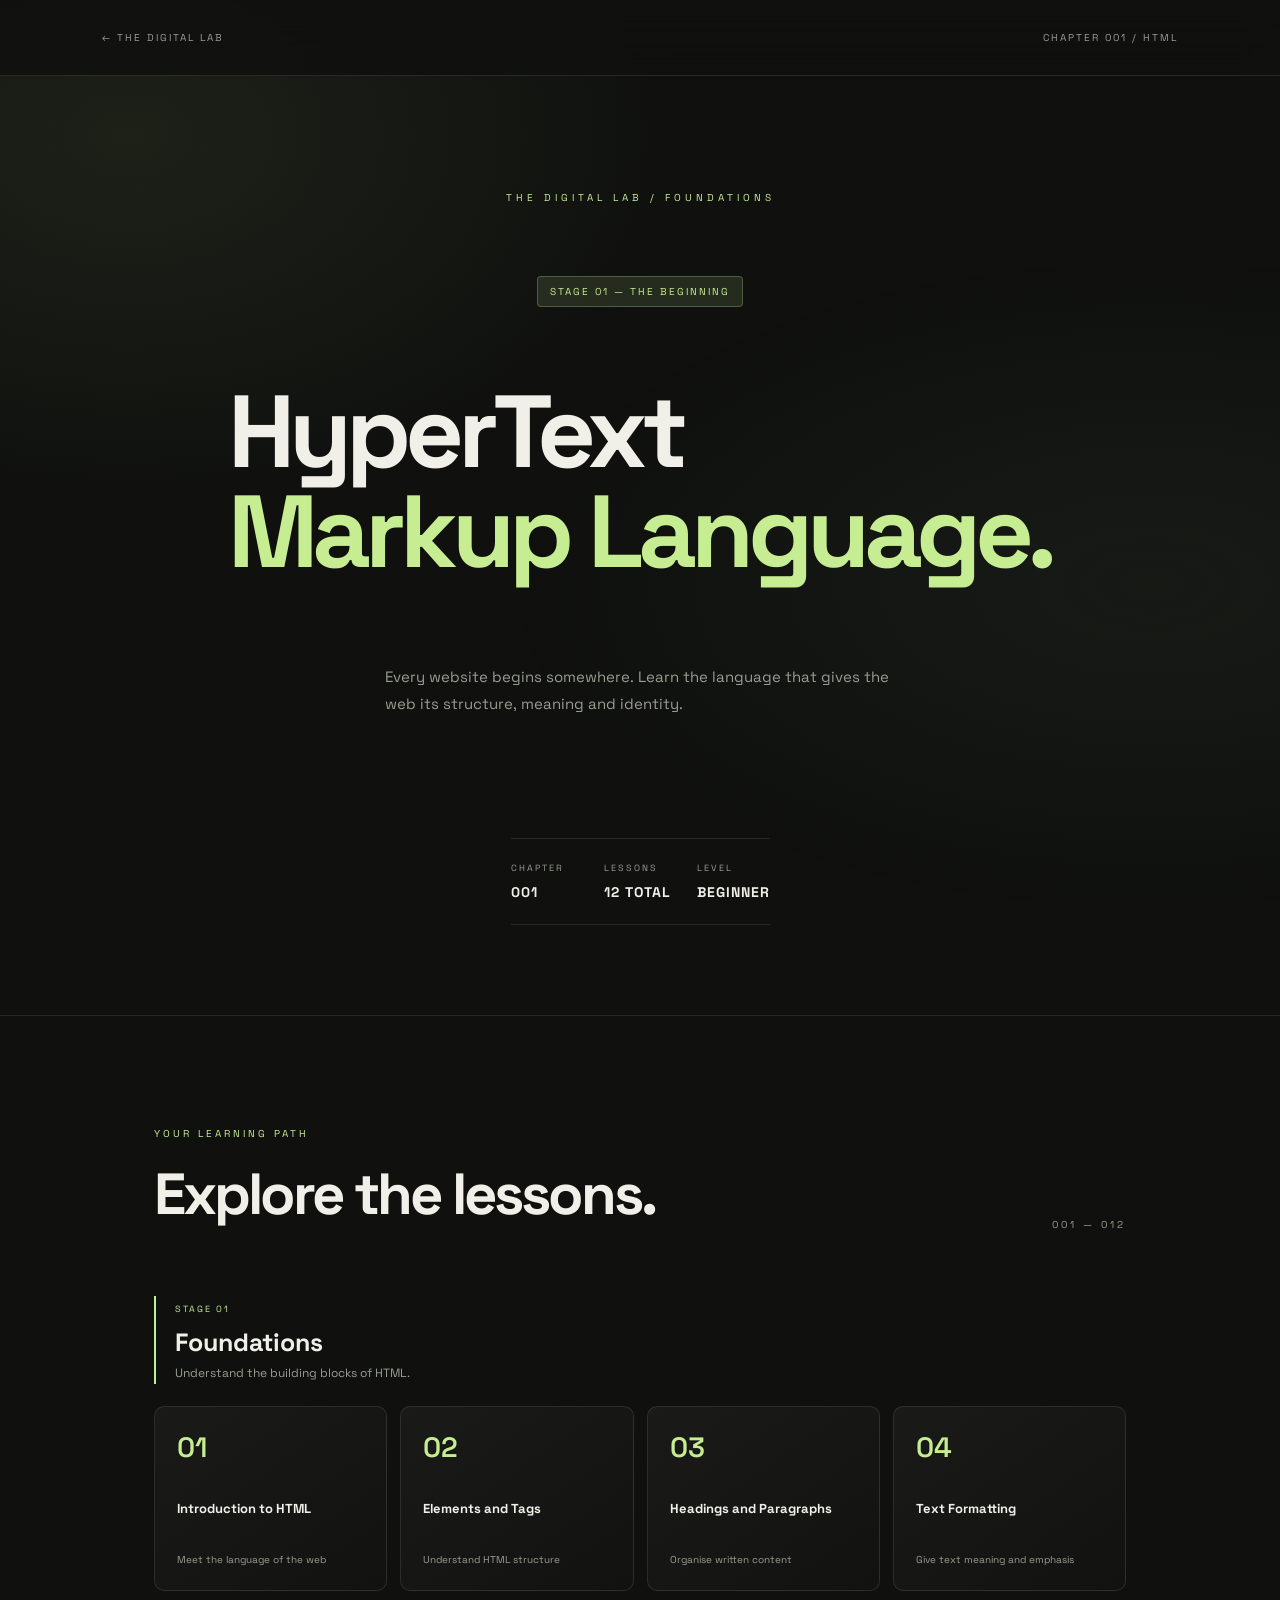
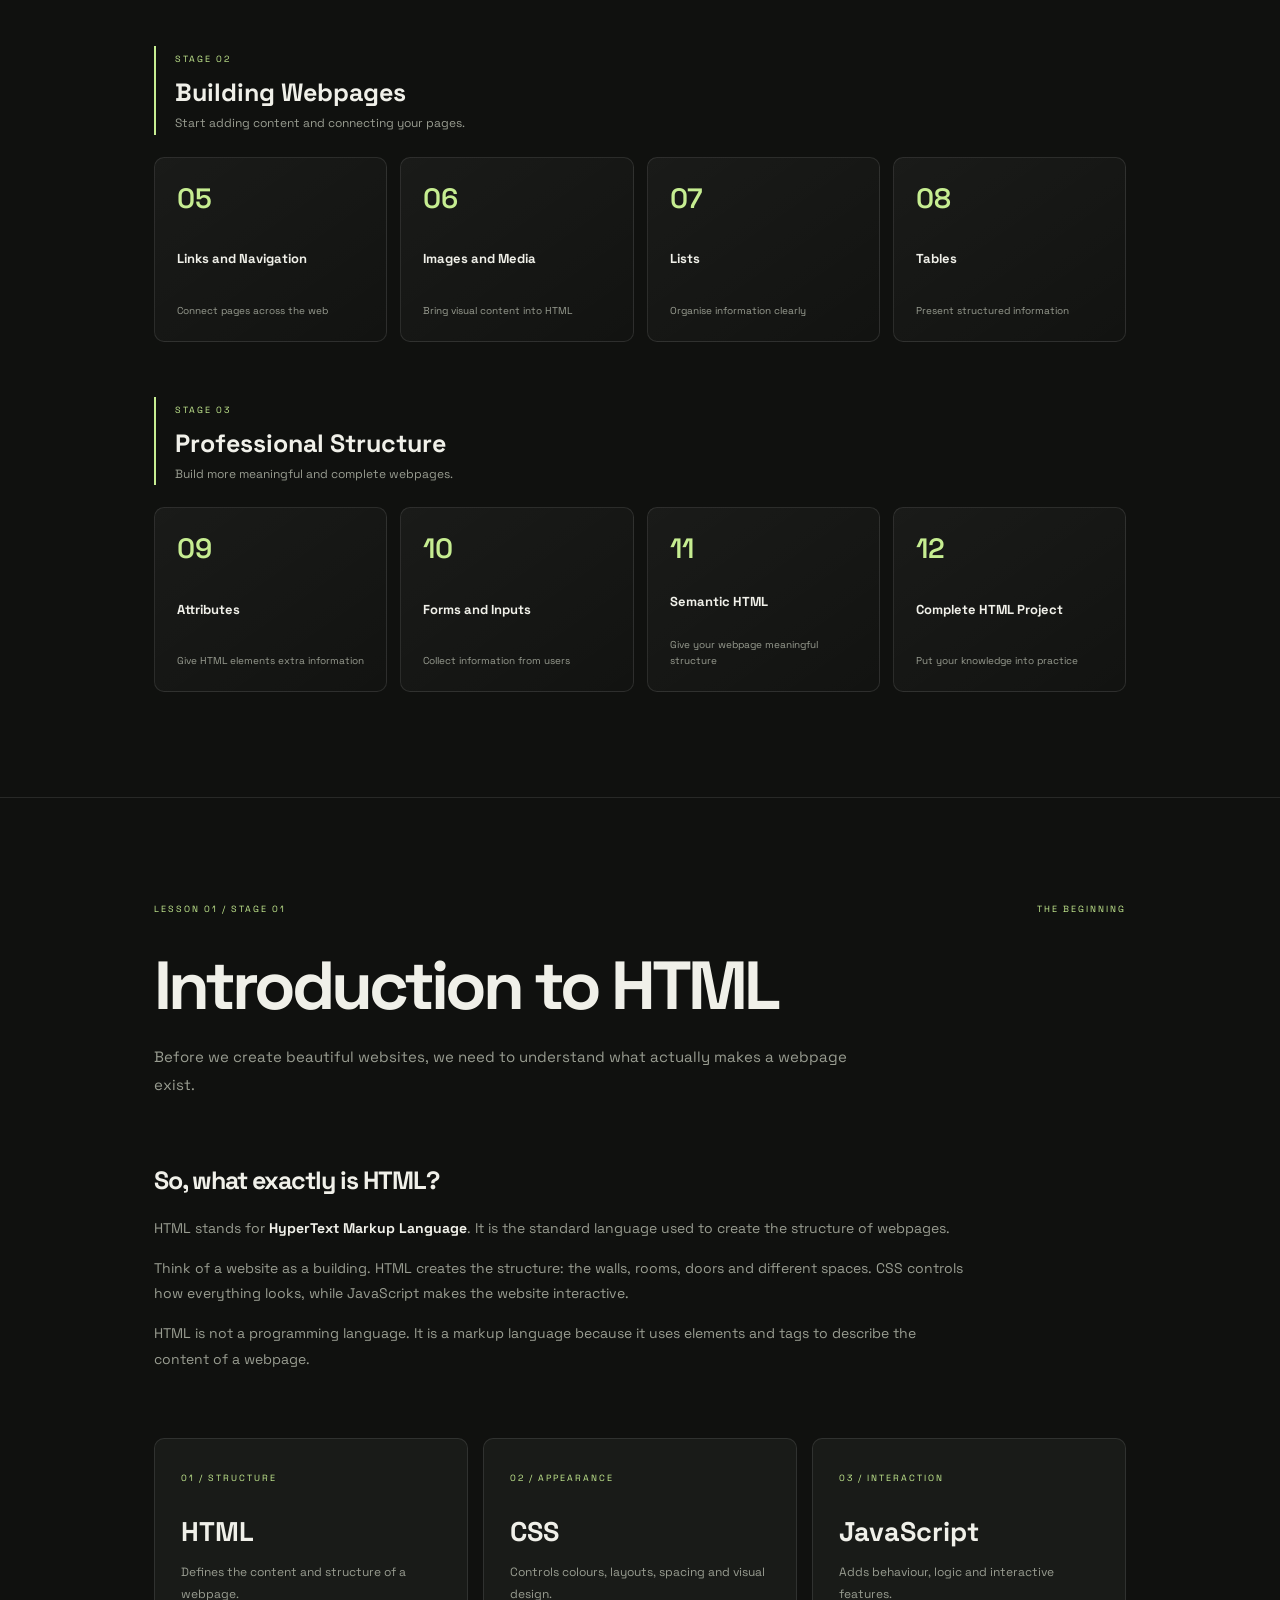
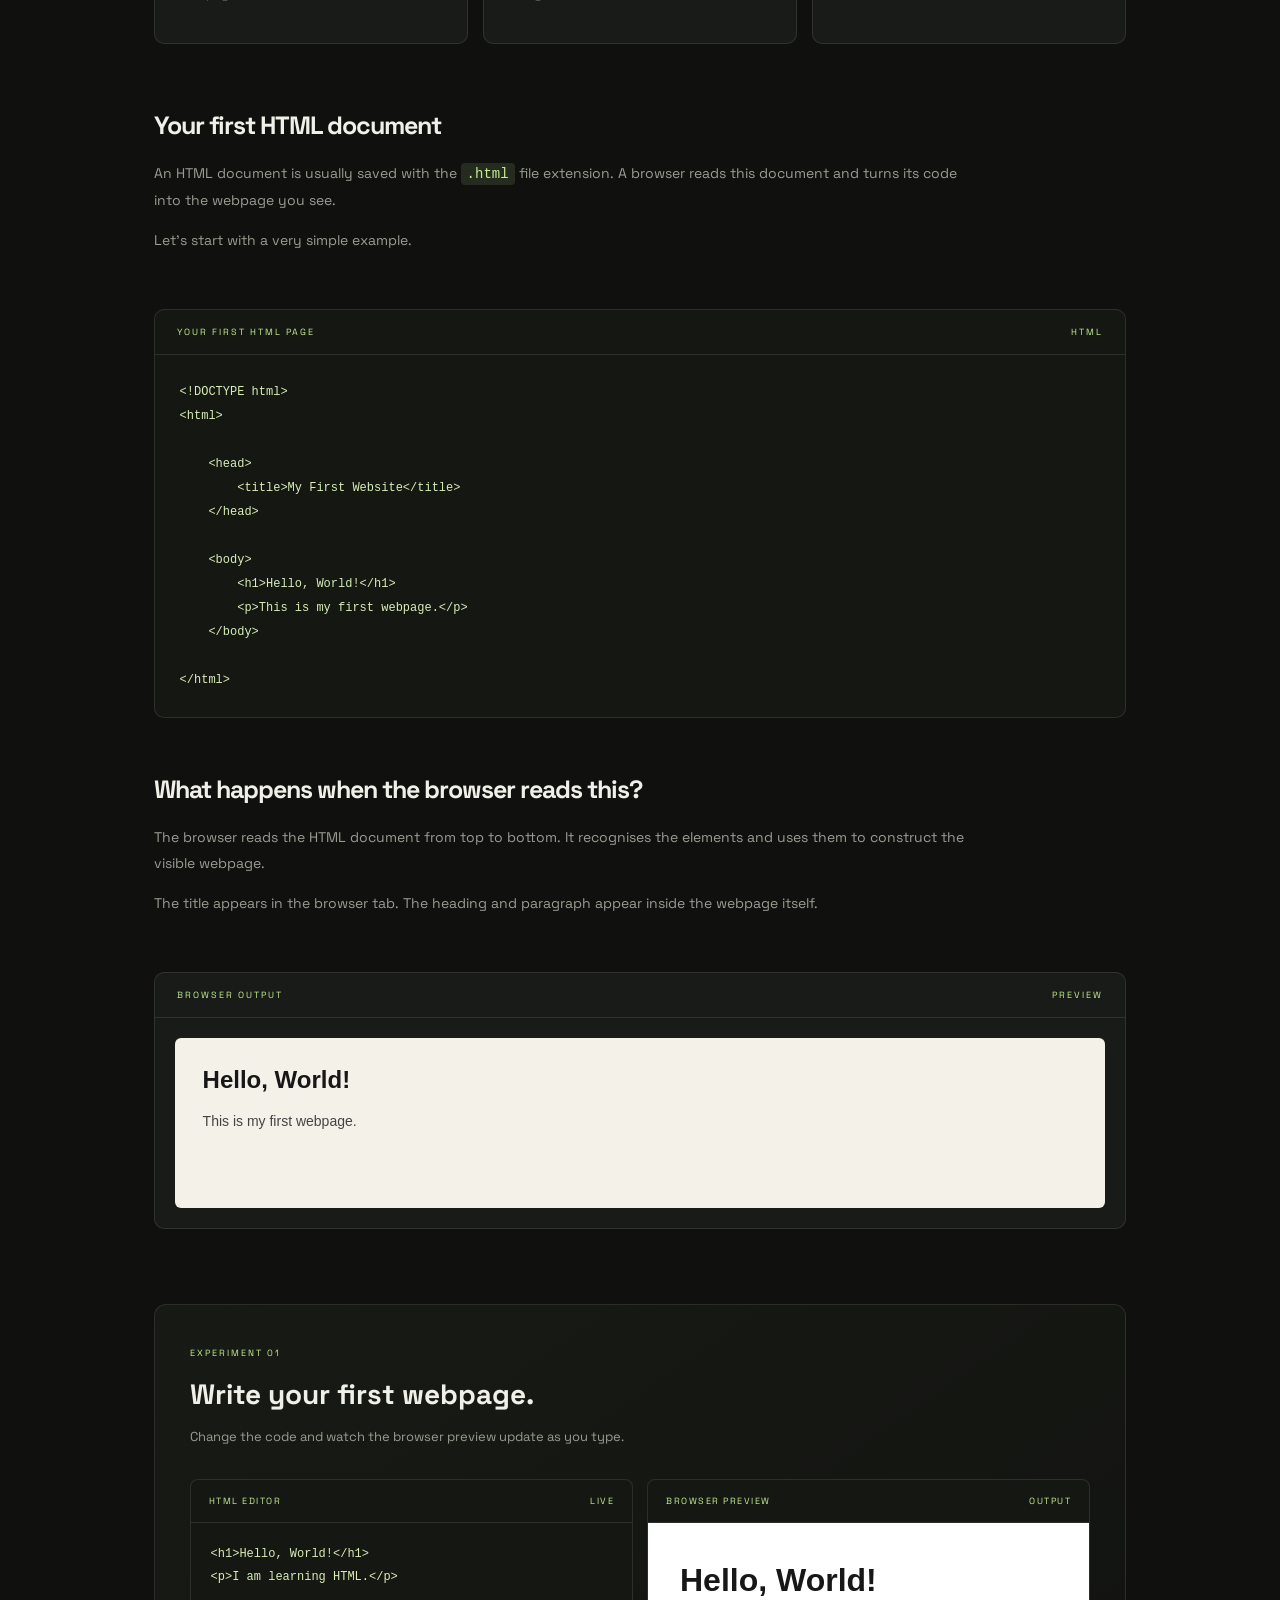
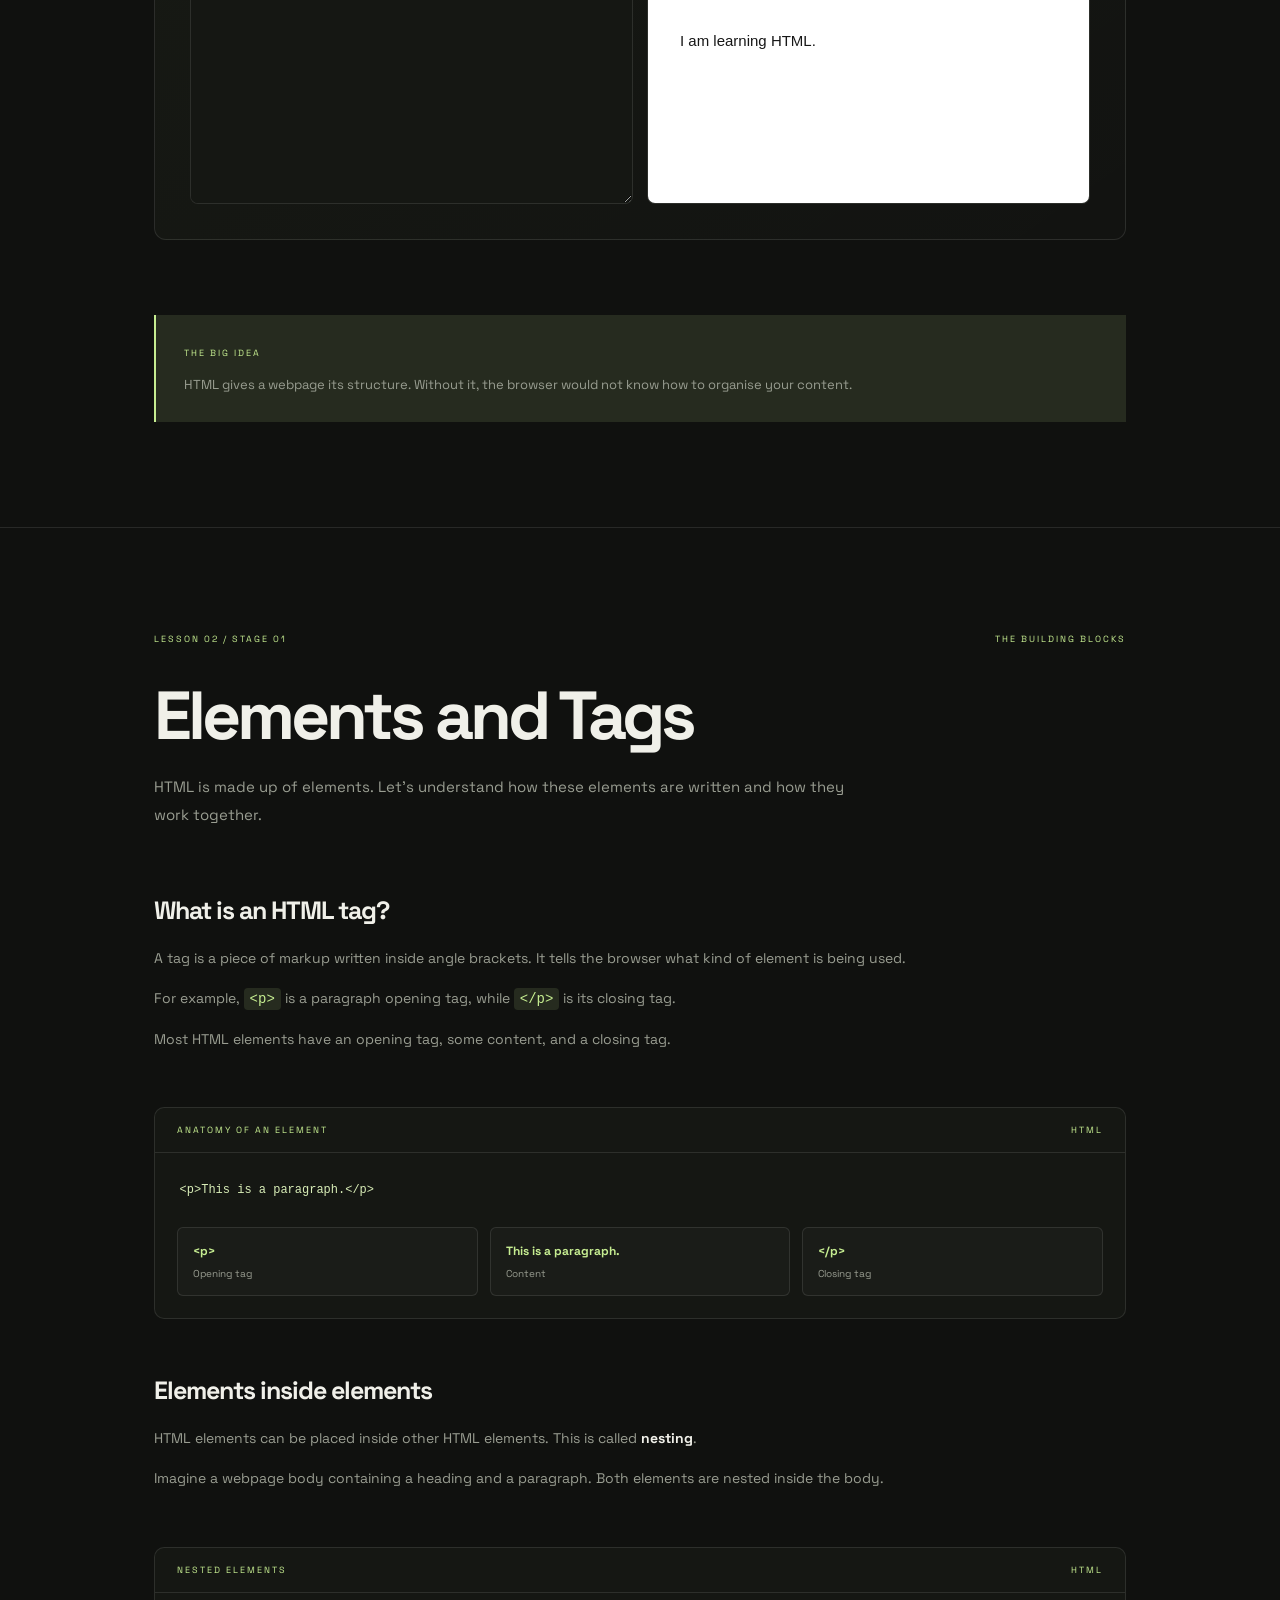
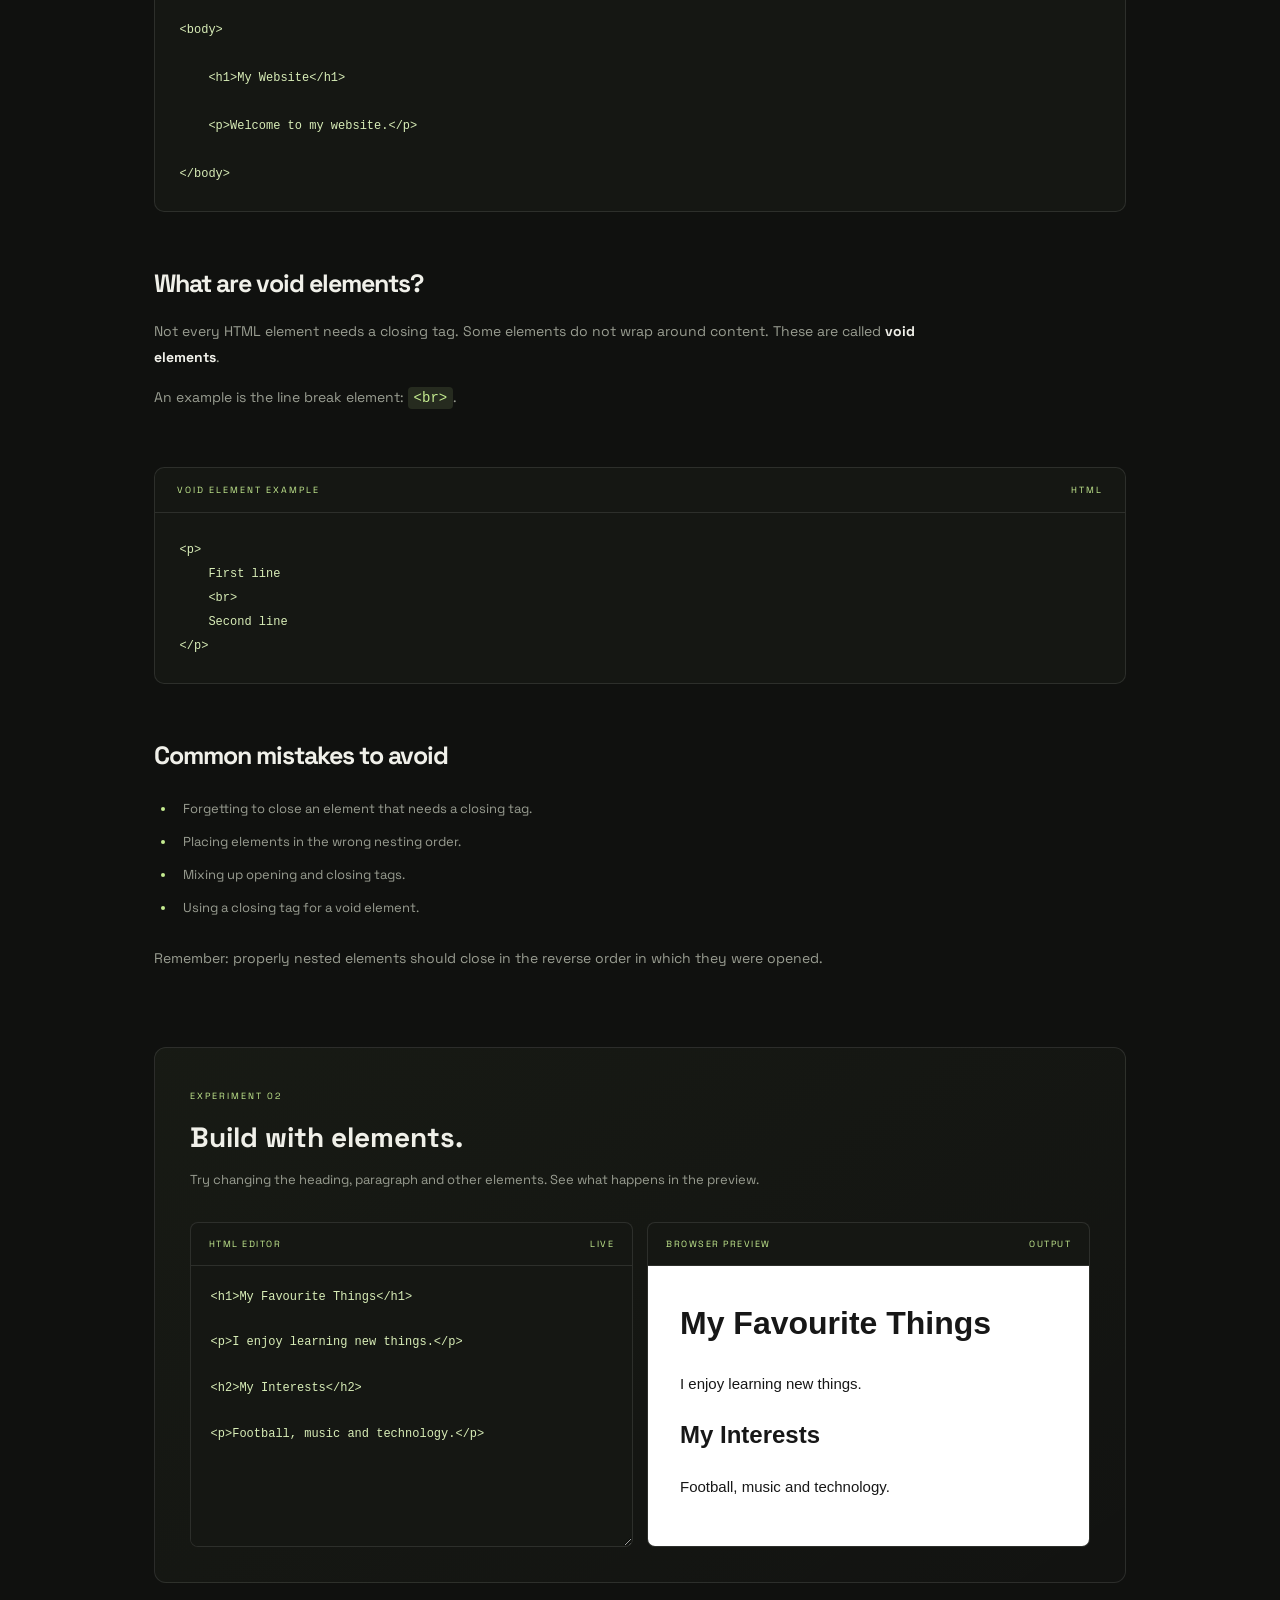
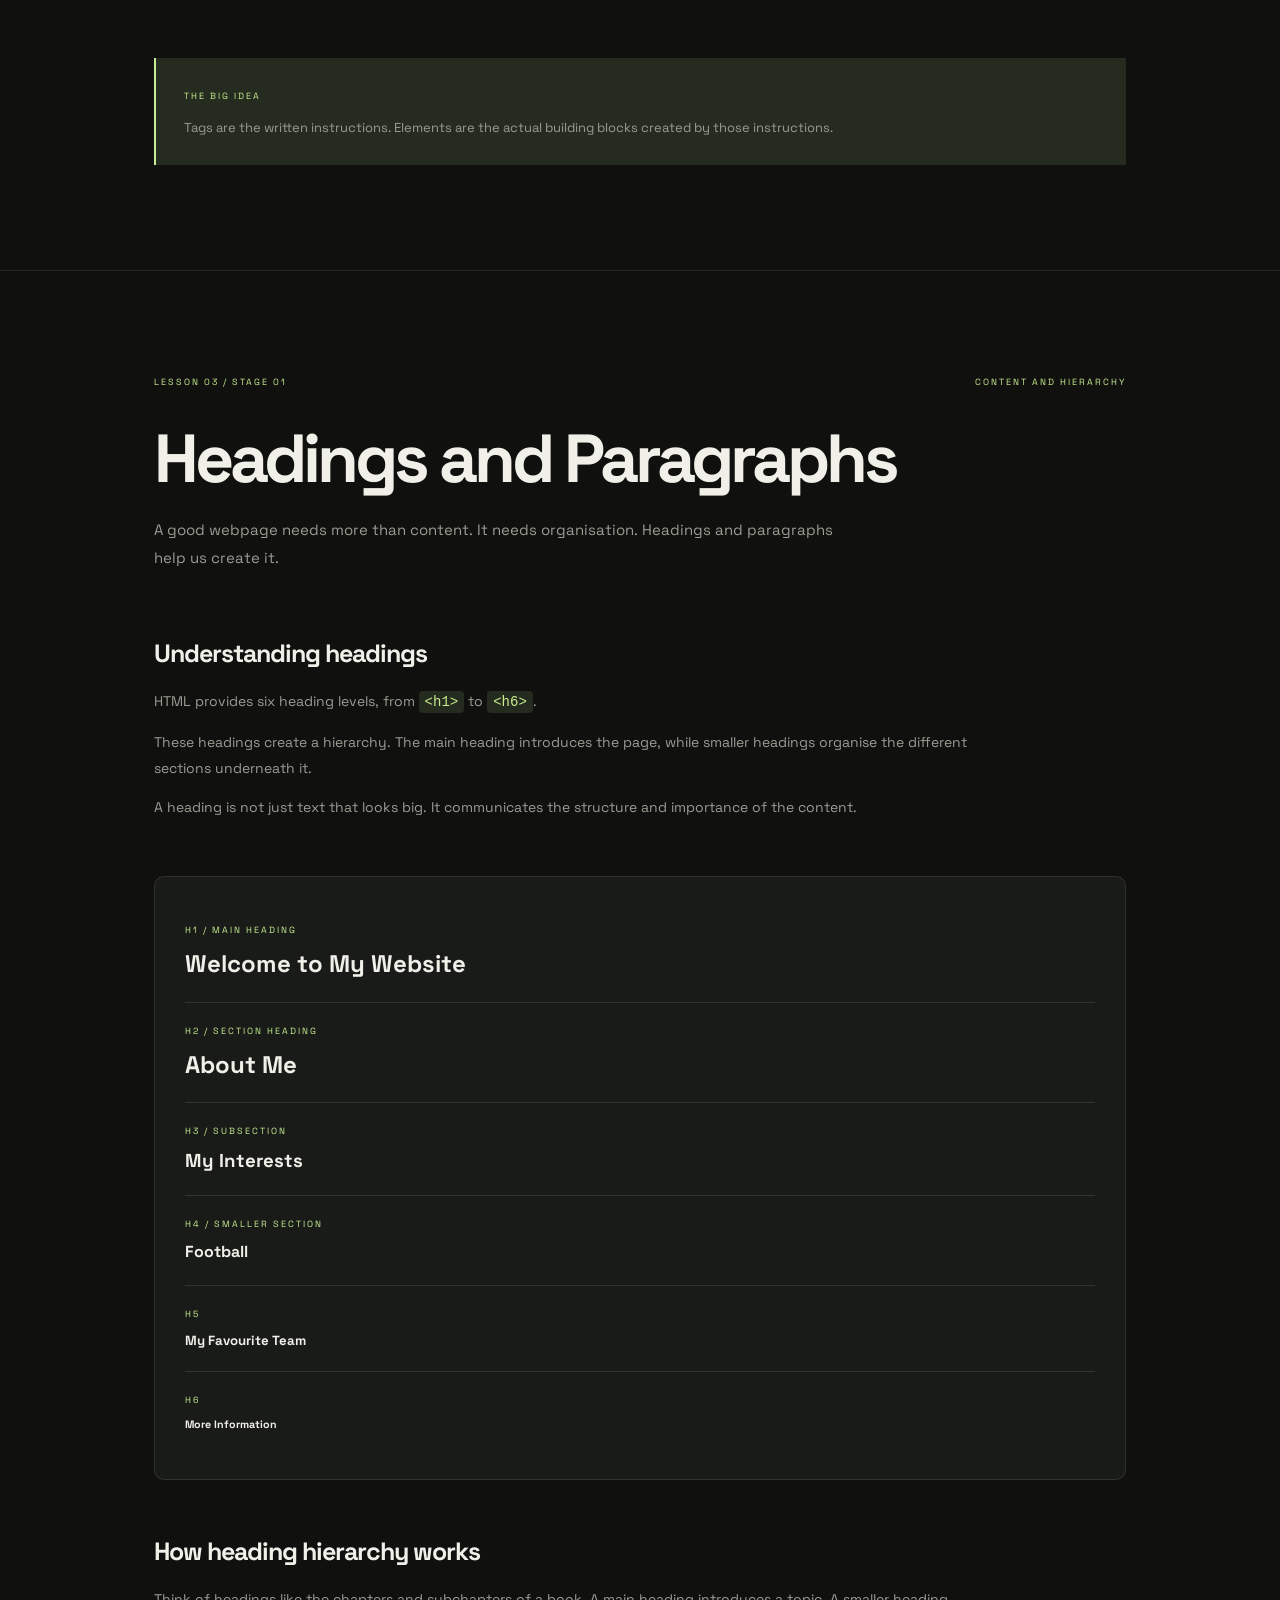
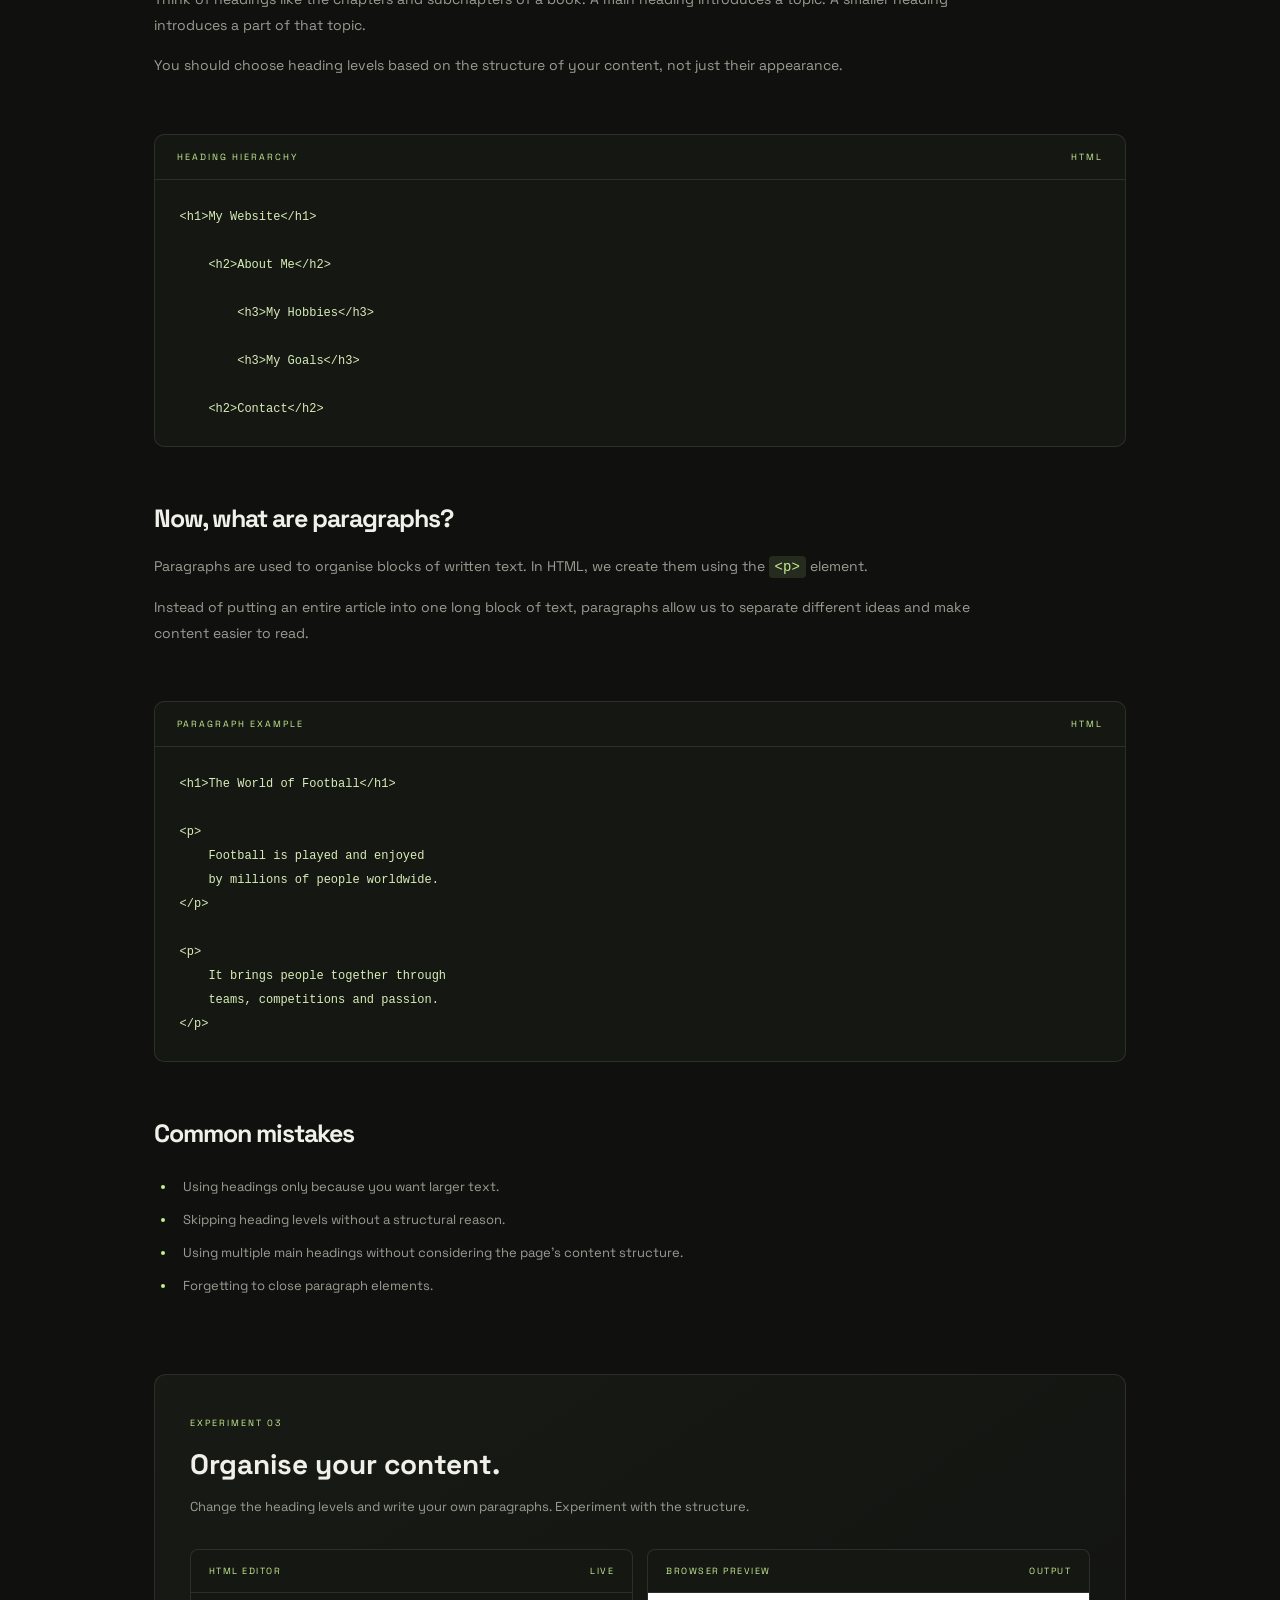
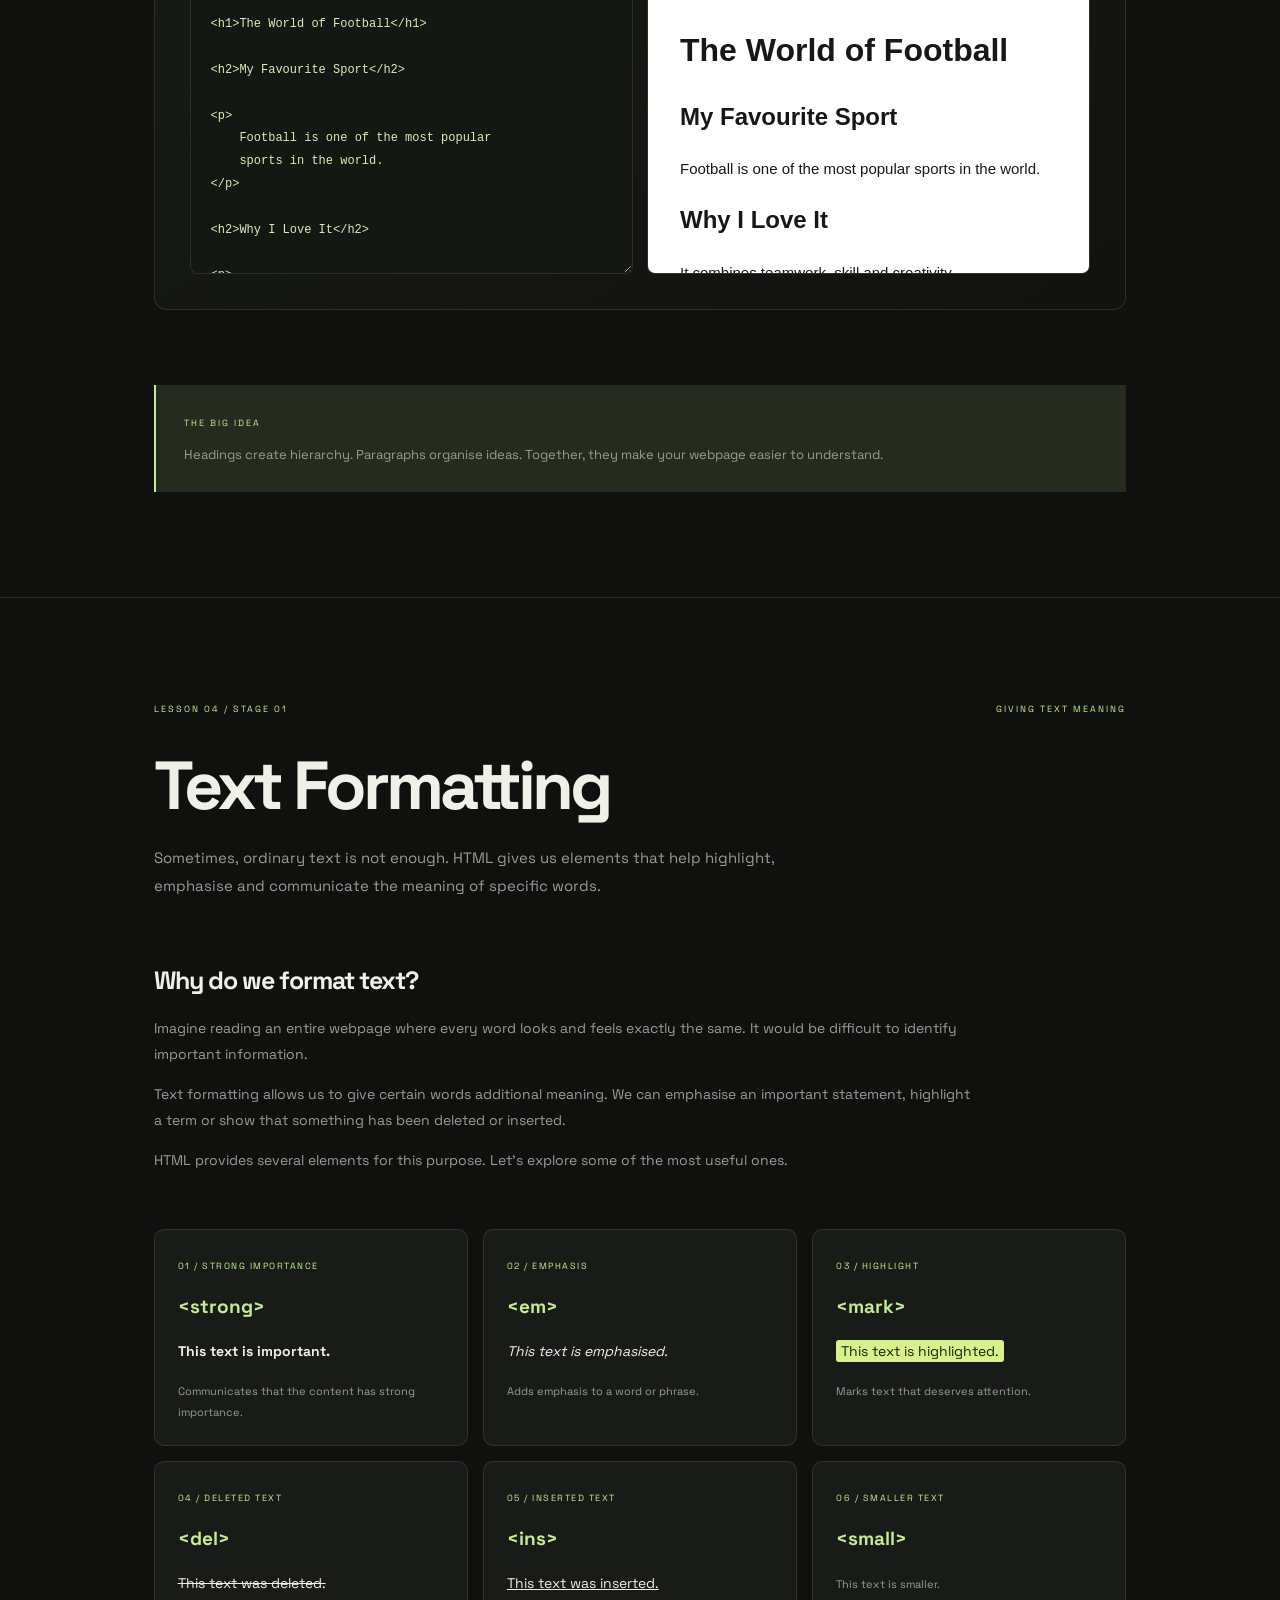
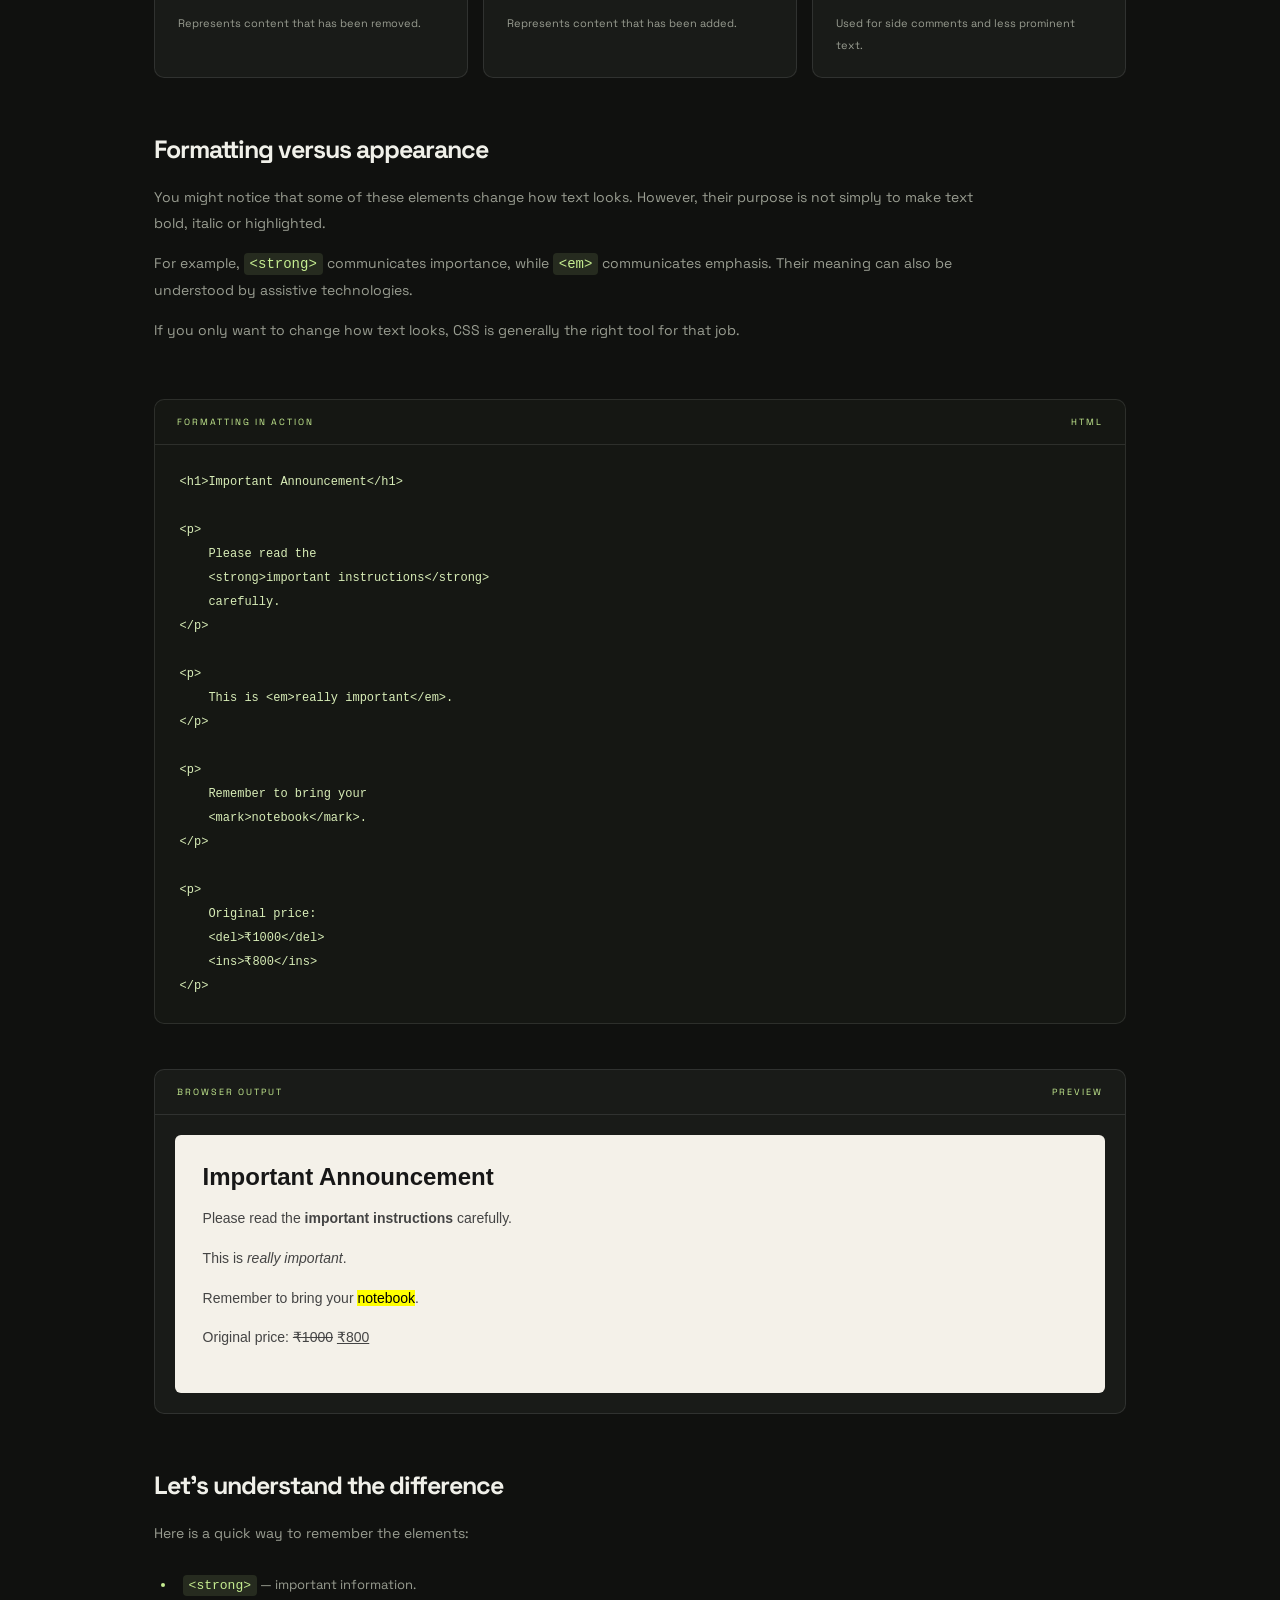
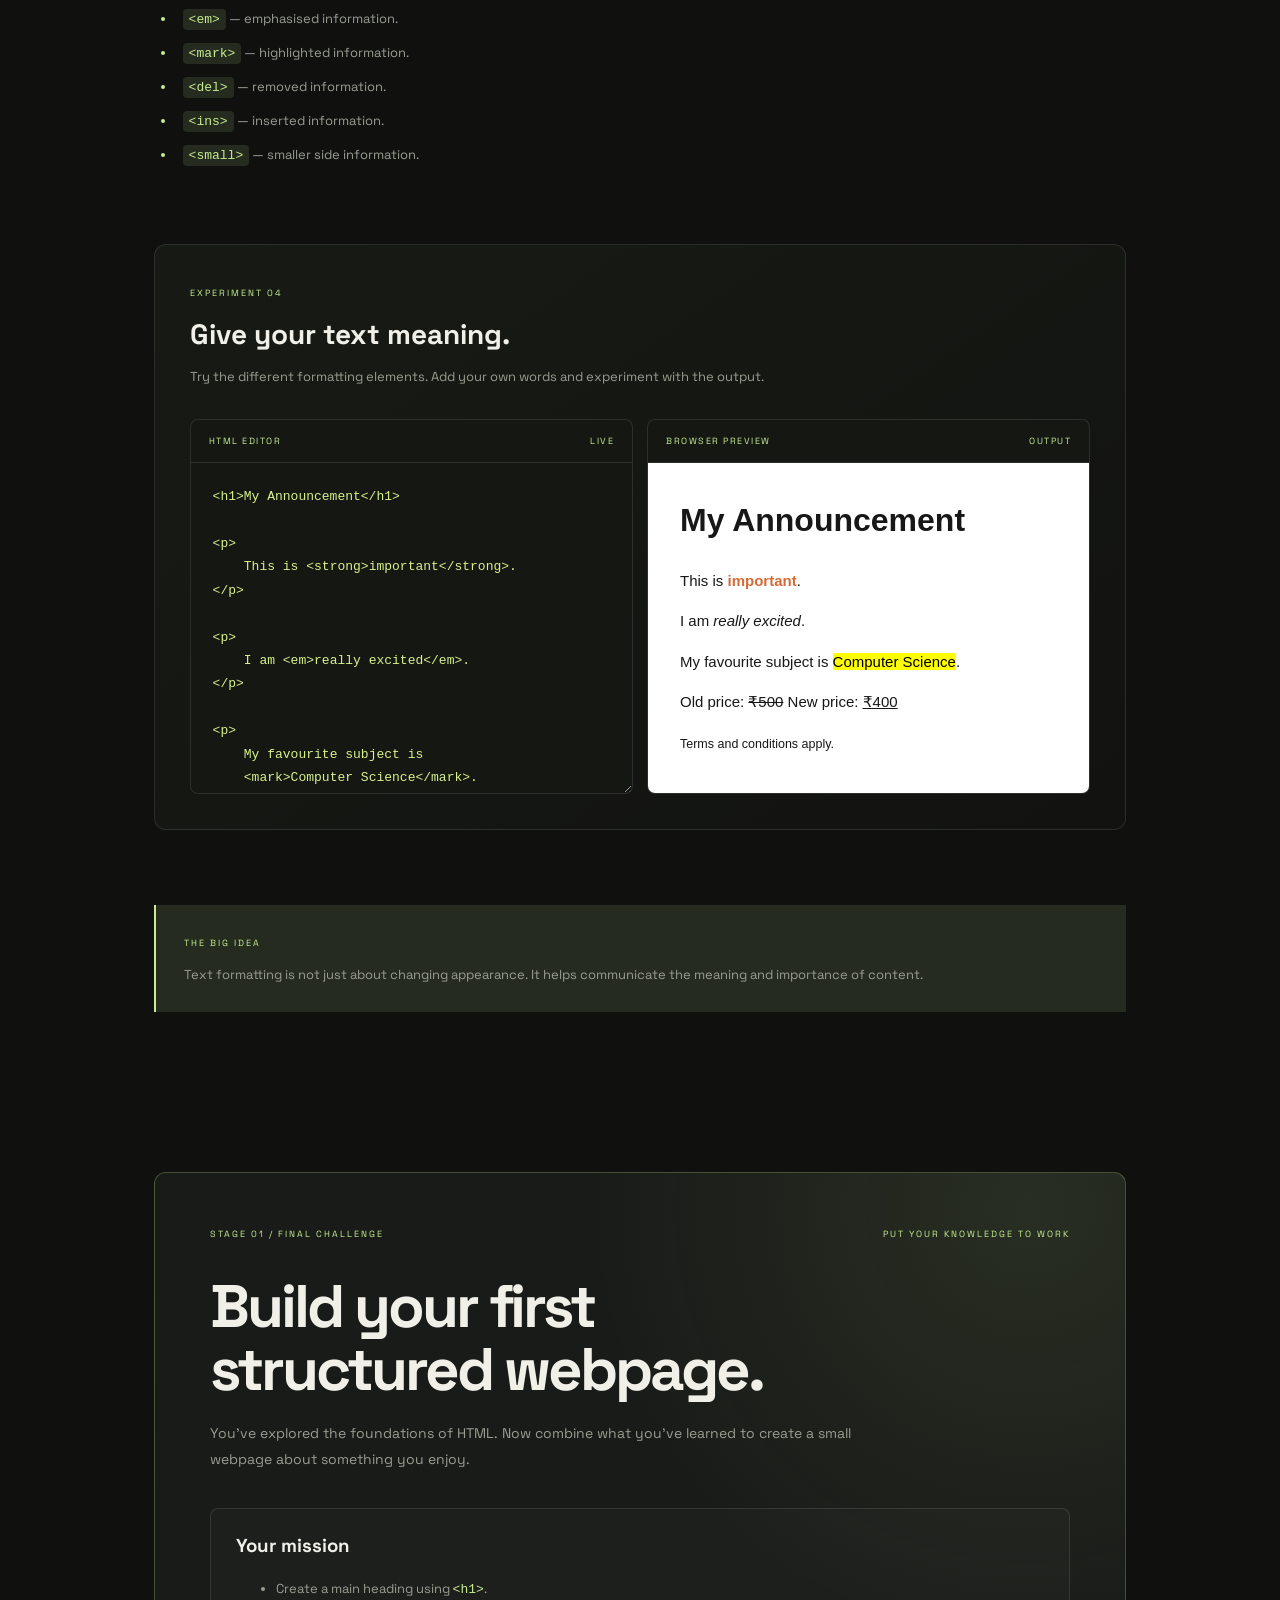
<file: html.html>
<!DOCTYPE html>
<html lang="en">

<head>
    <meta charset="UTF-8">
    <meta name="viewport" content="width=device-width, initial-scale=1.0">

    <title>HTML — THE DIGITAL LAB</title>

    <link rel="stylesheet" href="style.css">
    <link rel="stylesheet" href="html.css">
    <link rel="stylesheet" href="html-stage-1.css">
</head>

<body class="html-chapter html-stage-1">

    <div class="html-atmosphere"></div>

    <!-- NAVIGATION -->

    <nav class="html-nav">
        <a href="index.html" class="html-back">
            ← THE DIGITAL LAB
        </a>

        <span class="html-nav-label">
            CHAPTER 001 / HTML
        </span>
    </nav>

    <main>

        <!-- HERO -->

        <header class="html-hero">

            <div class="html-eyebrow">
                THE DIGITAL LAB / FOUNDATIONS
            </div>

            <span class="stage-eyebrow">STAGE 01 — THE BEGINNING</span>

            <h1>
                HyperText<br>
                <span>Markup Language.</span>
            </h1>

            <p class="html-hero-description">
                Every website begins somewhere. Learn the language
                that gives the web its structure, meaning and identity.
            </p>

            <div class="html-chapter-info">
                <div>
                    <span class="info-label">CHAPTER</span>
                    <strong>001</strong>
                </div>

                <div>
                    <span class="info-label">LESSONS</span>
                    <strong>12 TOTAL</strong>
                </div>

                <div>
                    <span class="info-label">LEVEL</span>
                    <strong>BEGINNER</strong>
                </div>
            </div>

        </header>


        <!-- ALL 12 LESSON NAVIGATION CARDS -->

        <section class="html-lesson-index" id="lesson-index">

            <div class="html-section-heading">
                <div>
                    <span class="html-section-kicker">YOUR LEARNING PATH</span>
                    <h2>Explore the lessons.</h2>
                </div>

                <span class="html-section-number">001 — 012</span>
            </div>


            <!-- STAGE 01 -->

            <div class="html-stage-heading">
                <span>STAGE 01</span>
                <h3>Foundations</h3>
                <p>Understand the building blocks of HTML.</p>
            </div>

            <div class="html-index-grid">

                <a href="#lesson-one" class="html-index-card">
                    <span>01</span>
                    <strong>Introduction to HTML</strong>
                    <small>Meet the language of the web</small>
                </a>

                <a href="#lesson-two" class="html-index-card">
                    <span>02</span>
                    <strong>Elements and Tags</strong>
                    <small>Understand HTML structure</small>
                </a>

                <a href="#lesson-three" class="html-index-card">
                    <span>03</span>
                    <strong>Headings and Paragraphs</strong>
                    <small>Organise written content</small>
                </a>

                <a href="#lesson-four" class="html-index-card">
                    <span>04</span>
                    <strong>Text Formatting</strong>
                    <small>Give text meaning and emphasis</small>
                </a>

            </div>


            <!-- STAGE 02 -->

            <div class="html-stage-heading">
                <span>STAGE 02</span>
                <h3>Building Webpages</h3>
                <p>Start adding content and connecting your pages.</p>
            </div>

            <div class="html-index-grid">

                <a href="html-stage-2.html#lesson-five" class="html-index-card">
                    <span>05</span>
                    <strong>Links and Navigation</strong>
                    <small>Connect pages across the web</small>
                </a>

                <a href="html-stage-2.html#lesson-six" class="html-index-card">
                    <span>06</span>
                    <strong>Images and Media</strong>
                    <small>Bring visual content into HTML</small>
                </a>

                <a href="html-stage-2.html#lesson-seven" class="html-index-card">
                    <span>07</span>
                    <strong>Lists</strong>
                    <small>Organise information clearly</small>
                </a>

                <a href="html-stage-2.html#lesson-eight" class="html-index-card">
                    <span>08</span>
                    <strong>Tables</strong>
                    <small>Present structured information</small>
                </a>

            </div>


            <!-- STAGE 03 -->

            <div class="html-stage-heading">
                <span>STAGE 03</span>
                <h3>Professional Structure</h3>
                <p>Build more meaningful and complete webpages.</p>
            </div>

            <div class="html-index-grid">

                <a href="html-stage-3.html#lesson-nine" class="html-index-card">
                    <span>09</span>
                    <strong>Attributes</strong>
                    <small>Give HTML elements extra information</small>
                </a>

                <a href="html-stage-3.html#lesson-ten" class="html-index-card">
                    <span>10</span>
                    <strong>Forms and Inputs</strong>
                    <small>Collect information from users</small>
                </a>

                <a href="html-stage-3.html#lesson-eleven" class="html-index-card">
                    <span>11</span>
                    <strong>Semantic HTML</strong>
                    <small>Give your webpage meaningful structure</small>
                </a>

                <a href="html-stage-3.html#lesson-twelve" class="html-index-card">
                    <span>12</span>
                    <strong>Complete HTML Project</strong>
                    <small>Put your knowledge into practice</small>
                </a>

            </div>

        </section>


        <!-- LESSON 01 -->

        <section class="html-lesson" id="lesson-one">

            <div class="html-lesson-top">
                <span>LESSON 01 / STAGE 01</span>
                <span>THE BEGINNING</span>
            </div>

            <h2>Introduction to HTML</h2>

            <p class="html-lesson-intro">
                Before we create beautiful websites, we need to
                understand what actually makes a webpage exist.
            </p>

            <div class="html-content-block">

                <h3>So, what exactly is HTML?</h3>

                <p>
                    HTML stands for <strong>HyperText Markup Language</strong>.
                    It is the standard language used to create the structure
                    of webpages.
                </p>

                <p>
                    Think of a website as a building. HTML creates the
                    structure: the walls, rooms, doors and different spaces.
                    CSS controls how everything looks, while JavaScript
                    makes the website interactive.
                </p>

                <p>
                    HTML is not a programming language. It is a markup
                    language because it uses elements and tags to describe
                    the content of a webpage.
                </p>

            </div>

            <div class="html-concept-grid">

                <div class="html-concept-card">
                    <span>01 / STRUCTURE</span>
                    <h3>HTML</h3>
                    <p>Defines the content and structure of a webpage.</p>
                </div>

                <div class="html-concept-card">
                    <span>02 / APPEARANCE</span>
                    <h3>CSS</h3>
                    <p>Controls colours, layouts, spacing and visual design.</p>
                </div>

                <div class="html-concept-card">
                    <span>03 / INTERACTION</span>
                    <h3>JavaScript</h3>
                    <p>Adds behaviour, logic and interactive features.</p>
                </div>

            </div>

            <div class="html-content-block">

                <h3>Your first HTML document</h3>

                <p>
                    An HTML document is usually saved with the
                    <code>.html</code> file extension.
                    A browser reads this document and turns its code
                    into the webpage you see.
                </p>

                <p>Let's start with a very simple example.</p>

            </div>

            <div class="html-code-demo">

                <div class="html-code-header">
                    <span>YOUR FIRST HTML PAGE</span>
                    <span>HTML</span>
                </div>

                <pre><code>&lt;!DOCTYPE html&gt;
&lt;html&gt;

    &lt;head&gt;
        &lt;title&gt;My First Website&lt;/title&gt;
    &lt;/head&gt;

    &lt;body&gt;
        &lt;h1&gt;Hello, World!&lt;/h1&gt;
        &lt;p&gt;This is my first webpage.&lt;/p&gt;
    &lt;/body&gt;

&lt;/html&gt;</code></pre>

            </div>

            <div class="html-content-block">

                <h3>What happens when the browser reads this?</h3>

                <p>
                    The browser reads the HTML document from top to bottom.
                    It recognises the elements and uses them to construct
                    the visible webpage.
                </p>

                <p>
                    The title appears in the browser tab. The heading and
                    paragraph appear inside the webpage itself.
                </p>

            </div>

            <div class="html-output-demo">

                <div class="html-output-header">
                    <span>BROWSER OUTPUT</span>
                    <span>PREVIEW</span>
                </div>

                <div class="html-output-window">
                    <h1>Hello, World!</h1>
                    <p>This is my first webpage.</p>
                </div>

            </div>

            <div class="html-experiment" id="experiment">

                <div class="html-experiment-heading">
                    <span>EXPERIMENT 01</span>
                    <h3>Write your first webpage.</h3>
                    <p>
                        Change the code and watch the browser preview
                        update as you type.
                    </p>
                </div>

                <div class="html-playground">

                    <div class="html-editor-panel">
                        <div class="html-panel-header">
                            <span>HTML EDITOR</span>
                            <span>LIVE</span>
                        </div>

                        <textarea id="html-editor" spellcheck="false">&lt;h1&gt;Hello, World!&lt;/h1&gt;
&lt;p&gt;I am learning HTML.&lt;/p&gt;</textarea>
                    </div>

                    <div class="html-preview-panel">
                        <div class="html-panel-header">
                            <span>BROWSER PREVIEW</span>
                            <span>OUTPUT</span>
                        </div>

                        <iframe
                            id="html-preview"
                            title="HTML lesson 1 preview"
                            sandbox="allow-scripts"
                        ></iframe>
                    </div>

                </div>

            </div>

            <div class="html-lesson-note">
                <span>THE BIG IDEA</span>
                <p>
                    HTML gives a webpage its structure. Without it,
                    the browser would not know how to organise your content.
                </p>
            </div>

        </section>


        <!-- LESSON 02 -->

        <section class="html-lesson" id="lesson-two">

            <div class="html-lesson-top">
                <span>LESSON 02 / STAGE 01</span>
                <span>THE BUILDING BLOCKS</span>
            </div>

            <h2>Elements and Tags</h2>

            <p class="html-lesson-intro">
                HTML is made up of elements. Let's understand how
                these elements are written and how they work together.
            </p>

            <div class="html-content-block">

                <h3>What is an HTML tag?</h3>

                <p>
                    A tag is a piece of markup written inside angle brackets.
                    It tells the browser what kind of element is being used.
                </p>

                <p>
                    For example, <code>&lt;p&gt;</code> is a paragraph
                    opening tag, while <code>&lt;/p&gt;</code> is its
                    closing tag.
                </p>

                <p>
                    Most HTML elements have an opening tag, some content,
                    and a closing tag.
                </p>

            </div>

            <div class="html-code-demo">

                <div class="html-code-header">
                    <span>ANATOMY OF AN ELEMENT</span>
                    <span>HTML</span>
                </div>

                <pre><code>&lt;p&gt;This is a paragraph.&lt;/p&gt;</code></pre>

                <div class="html-element-breakdown">

                    <div>
                        <strong>&lt;p&gt;</strong>
                        <span>Opening tag</span>
                    </div>

                    <div>
                        <strong>This is a paragraph.</strong>
                        <span>Content</span>
                    </div>

                    <div>
                        <strong>&lt;/p&gt;</strong>
                        <span>Closing tag</span>
                    </div>

                </div>

            </div>

            <div class="html-content-block">

                <h3>Elements inside elements</h3>

                <p>
                    HTML elements can be placed inside other HTML elements.
                    This is called <strong>nesting</strong>.
                </p>

                <p>
                    Imagine a webpage body containing a heading and a
                    paragraph. Both elements are nested inside the body.
                </p>

            </div>

            <div class="html-code-demo">

                <div class="html-code-header">
                    <span>NESTED ELEMENTS</span>
                    <span>HTML</span>
                </div>

                <pre><code>&lt;body&gt;

    &lt;h1&gt;My Website&lt;/h1&gt;

    &lt;p&gt;Welcome to my website.&lt;/p&gt;

&lt;/body&gt;</code></pre>

            </div>

            <div class="html-content-block">

                <h3>What are void elements?</h3>

                <p>
                    Not every HTML element needs a closing tag.
                    Some elements do not wrap around content.
                    These are called <strong>void elements</strong>.
                </p>

                <p>
                    An example is the line break element:
                    <code>&lt;br&gt;</code>.
                </p>

            </div>

            <div class="html-code-demo">

                <div class="html-code-header">
                    <span>VOID ELEMENT EXAMPLE</span>
                    <span>HTML</span>
                </div>

                <pre><code>&lt;p&gt;
    First line
    &lt;br&gt;
    Second line
&lt;/p&gt;</code></pre>

            </div>

            <div class="html-content-block">

                <h3>Common mistakes to avoid</h3>

                <ul class="html-learning-list">
                    <li>Forgetting to close an element that needs a closing tag.</li>
                    <li>Placing elements in the wrong nesting order.</li>
                    <li>Mixing up opening and closing tags.</li>
                    <li>Using a closing tag for a void element.</li>
                </ul>

                <p>
                    Remember: properly nested elements should close in
                    the reverse order in which they were opened.
                </p>

            </div>

            <div class="html-experiment">

                <div class="html-experiment-heading">
                    <span>EXPERIMENT 02</span>
                    <h3>Build with elements.</h3>
                    <p>
                        Try changing the heading, paragraph and other
                        elements. See what happens in the preview.
                    </p>
                </div>

                <div class="html-playground">

                    <div class="html-editor-panel">
                        <div class="html-panel-header">
                            <span>HTML EDITOR</span>
                            <span>LIVE</span>
                        </div>

                        <textarea id="elements-editor" spellcheck="false">&lt;h1&gt;My Favourite Things&lt;/h1&gt;

&lt;p&gt;I enjoy learning new things.&lt;/p&gt;

&lt;h2&gt;My Interests&lt;/h2&gt;

&lt;p&gt;Football, music and technology.&lt;/p&gt;</textarea>
                    </div>

                    <div class="html-preview-panel">
                        <div class="html-panel-header">
                            <span>BROWSER PREVIEW</span>
                            <span>OUTPUT</span>
                        </div>

                        <iframe
                            id="elements-preview"
                            title="HTML lesson 2 preview"
                            sandbox="allow-scripts"
                        ></iframe>
                    </div>

                </div>

            </div>

            <div class="html-lesson-note">
                <span>THE BIG IDEA</span>
                <p>
                    Tags are the written instructions. Elements are the
                    actual building blocks created by those instructions.
                </p>
            </div>

        </section>


        <!-- LESSON 03 -->

        <section class="html-lesson" id="lesson-three">

            <div class="html-lesson-top">
                <span>LESSON 03 / STAGE 01</span>
                <span>CONTENT AND HIERARCHY</span>
            </div>

            <h2>Headings and Paragraphs</h2>

            <p class="html-lesson-intro">
                A good webpage needs more than content. It needs
                organisation. Headings and paragraphs help us create it.
            </p>

            <div class="html-content-block">

                <h3>Understanding headings</h3>

                <p>
                    HTML provides six heading levels, from
                    <code>&lt;h1&gt;</code> to <code>&lt;h6&gt;</code>.
                </p>

                <p>
                    These headings create a hierarchy. The main heading
                    introduces the page, while smaller headings organise
                    the different sections underneath it.
                </p>

                <p>
                    A heading is not just text that looks big.
                    It communicates the structure and importance
                    of the content.
                </p>

            </div>

            <div class="html-heading-showcase">

                <div class="heading-example">
                    <span>H1 / MAIN HEADING</span>
                    <h1>Welcome to My Website</h1>
                </div>

                <div class="heading-example">
                    <span>H2 / SECTION HEADING</span>
                    <h2>About Me</h2>
                </div>

                <div class="heading-example">
                    <span>H3 / SUBSECTION</span>
                    <h3>My Interests</h3>
                </div>

                <div class="heading-example">
                    <span>H4 / SMALLER SECTION</span>
                    <h4>Football</h4>
                </div>

                <div class="heading-example">
                    <span>H5</span>
                    <h5>My Favourite Team</h5>
                </div>

                <div class="heading-example">
                    <span>H6</span>
                    <h6>More Information</h6>
                </div>

            </div>

            <div class="html-content-block">

                <h3>How heading hierarchy works</h3>

                <p>
                    Think of headings like the chapters and subchapters
                    of a book. A main heading introduces a topic.
                    A smaller heading introduces a part of that topic.
                </p>

                <p>
                    You should choose heading levels based on the
                    structure of your content, not just their appearance.
                </p>

            </div>

            <div class="html-code-demo">

                <div class="html-code-header">
                    <span>HEADING HIERARCHY</span>
                    <span>HTML</span>
                </div>

                <pre><code>&lt;h1&gt;My Website&lt;/h1&gt;

    &lt;h2&gt;About Me&lt;/h2&gt;

        &lt;h3&gt;My Hobbies&lt;/h3&gt;

        &lt;h3&gt;My Goals&lt;/h3&gt;

    &lt;h2&gt;Contact&lt;/h2&gt;</code></pre>

            </div>

            <div class="html-content-block">

                <h3>Now, what are paragraphs?</h3>

                <p>
                    Paragraphs are used to organise blocks of written text.
                    In HTML, we create them using the
                    <code>&lt;p&gt;</code> element.
                </p>

                <p>
                    Instead of putting an entire article into one long
                    block of text, paragraphs allow us to separate
                    different ideas and make content easier to read.
                </p>

            </div>

            <div class="html-code-demo">

                <div class="html-code-header">
                    <span>PARAGRAPH EXAMPLE</span>
                    <span>HTML</span>
                </div>

                <pre><code>&lt;h1&gt;The World of Football&lt;/h1&gt;

&lt;p&gt;
    Football is played and enjoyed
    by millions of people worldwide.
&lt;/p&gt;

&lt;p&gt;
    It brings people together through
    teams, competitions and passion.
&lt;/p&gt;</code></pre>

            </div>

            <div class="html-content-block">

                <h3>Common mistakes</h3>

                <ul class="html-learning-list">
                    <li>Using headings only because you want larger text.</li>
                    <li>Skipping heading levels without a structural reason.</li>
                    <li>Using multiple main headings without considering the page's content structure.</li>
                    <li>Forgetting to close paragraph elements.</li>
                </ul>

            </div>

            <div class="html-experiment">

                <div class="html-experiment-heading">
                    <span>EXPERIMENT 03</span>
                    <h3>Organise your content.</h3>
                    <p>
                        Change the heading levels and write your own
                        paragraphs. Experiment with the structure.
                    </p>
                </div>

                <div class="html-playground">

                    <div class="html-editor-panel">
                        <div class="html-panel-header">
                            <span>HTML EDITOR</span>
                            <span>LIVE</span>
                        </div>

                        <textarea id="headings-editor" spellcheck="false">&lt;h1&gt;The World of Football&lt;/h1&gt;

&lt;h2&gt;My Favourite Sport&lt;/h2&gt;

&lt;p&gt;
    Football is one of the most popular
    sports in the world.
&lt;/p&gt;

&lt;h2&gt;Why I Love It&lt;/h2&gt;

&lt;p&gt;
    It combines teamwork, skill and creativity.
&lt;/p&gt;</textarea>
                    </div>

                    <div class="html-preview-panel">
                        <div class="html-panel-header">
                            <span>BROWSER PREVIEW</span>
                            <span>OUTPUT</span>
                        </div>

                        <iframe
                            id="headings-preview"
                            title="HTML lesson 3 preview"
                            sandbox="allow-scripts"
                        ></iframe>
                    </div>

                </div>

            </div>

            <div class="html-lesson-note">
                <span>THE BIG IDEA</span>
                <p>
                    Headings create hierarchy. Paragraphs organise ideas.
                    Together, they make your webpage easier to understand.
                </p>
            </div>

        </section>


        <!-- LESSON 04 -->

        <section class="html-lesson" id="lesson-four">

            <div class="html-lesson-top">
                <span>LESSON 04 / STAGE 01</span>
                <span>GIVING TEXT MEANING</span>
            </div>

            <h2>Text Formatting</h2>

            <p class="html-lesson-intro">
                Sometimes, ordinary text is not enough. HTML gives us
                elements that help highlight, emphasise and communicate
                the meaning of specific words.
            </p>

            <div class="html-content-block">

                <h3>Why do we format text?</h3>

                <p>
                    Imagine reading an entire webpage where every word
                    looks and feels exactly the same. It would be difficult
                    to identify important information.
                </p>

                <p>
                    Text formatting allows us to give certain words
                    additional meaning. We can emphasise an important
                    statement, highlight a term or show that something
                    has been deleted or inserted.
                </p>

                <p>
                    HTML provides several elements for this purpose.
                    Let's explore some of the most useful ones.
                </p>

            </div>

            <div class="html-format-grid">

                <div class="html-format-card">
                    <span>01 / STRONG IMPORTANCE</span>
                    <h3>&lt;strong&gt;</h3>
                    <p><strong>This text is important.</strong></p>
                    <small>Communicates that the content has strong importance.</small>
                </div>

                <div class="html-format-card">
                    <span>02 / EMPHASIS</span>
                    <h3>&lt;em&gt;</h3>
                    <p><em>This text is emphasised.</em></p>
                    <small>Adds emphasis to a word or phrase.</small>
                </div>

                <div class="html-format-card">
                    <span>03 / HIGHLIGHT</span>
                    <h3>&lt;mark&gt;</h3>
                    <p><mark>This text is highlighted.</mark></p>
                    <small>Marks text that deserves attention.</small>
                </div>

                <div class="html-format-card">
                    <span>04 / DELETED TEXT</span>
                    <h3>&lt;del&gt;</h3>
                    <p><del>This text was deleted.</del></p>
                    <small>Represents content that has been removed.</small>
                </div>

                <div class="html-format-card">
                    <span>05 / INSERTED TEXT</span>
                    <h3>&lt;ins&gt;</h3>
                    <p><ins>This text was inserted.</ins></p>
                    <small>Represents content that has been added.</small>
                </div>

                <div class="html-format-card">
                    <span>06 / SMALLER TEXT</span>
                    <h3>&lt;small&gt;</h3>
                    <p><small>This text is smaller.</small></p>
                    <small>Used for side comments and less prominent text.</small>
                </div>

            </div>

            <div class="html-content-block">

                <h3>Formatting versus appearance</h3>

                <p>
                    You might notice that some of these elements change
                    how text looks. However, their purpose is not simply
                    to make text bold, italic or highlighted.
                </p>

                <p>
                    For example, <code>&lt;strong&gt;</code> communicates
                    importance, while <code>&lt;em&gt;</code> communicates
                    emphasis. Their meaning can also be understood by
                    assistive technologies.
                </p>

                <p>
                    If you only want to change how text looks, CSS is
                    generally the right tool for that job.
                </p>

            </div>

            <div class="html-code-demo">

                <div class="html-code-header">
                    <span>FORMATTING IN ACTION</span>
                    <span>HTML</span>
                </div>

                <pre><code>&lt;h1&gt;Important Announcement&lt;/h1&gt;

&lt;p&gt;
    Please read the
    &lt;strong&gt;important instructions&lt;/strong&gt;
    carefully.
&lt;/p&gt;

&lt;p&gt;
    This is &lt;em&gt;really important&lt;/em&gt;.
&lt;/p&gt;

&lt;p&gt;
    Remember to bring your
    &lt;mark&gt;notebook&lt;/mark&gt;.
&lt;/p&gt;

&lt;p&gt;
    Original price:
    &lt;del&gt;₹1000&lt;/del&gt;
    &lt;ins&gt;₹800&lt;/ins&gt;
&lt;/p&gt;</code></pre>

            </div>

            <div class="html-output-demo">

                <div class="html-output-header">
                    <span>BROWSER OUTPUT</span>
                    <span>PREVIEW</span>
                </div>

                <div class="html-output-window">
                    <h2>Important Announcement</h2>

                    <p>
                        Please read the
                        <strong>important instructions</strong>
                        carefully.
                    </p>

                    <p>This is <em>really important</em>.</p>

                    <p>Remember to bring your <mark>notebook</mark>.</p>

                    <p>
                        Original price:
                        <del>₹1000</del>
                        <ins>₹800</ins>
                    </p>
                </div>

            </div>

            <div class="html-content-block">

                <h3>Let's understand the difference</h3>

                <p>Here is a quick way to remember the elements:</p>

                <ul class="html-learning-list">
                    <li><code>&lt;strong&gt;</code> — important information.</li>
                    <li><code>&lt;em&gt;</code> — emphasised information.</li>
                    <li><code>&lt;mark&gt;</code> — highlighted information.</li>
                    <li><code>&lt;del&gt;</code> — removed information.</li>
                    <li><code>&lt;ins&gt;</code> — inserted information.</li>
                    <li><code>&lt;small&gt;</code> — smaller side information.</li>
                </ul>

            </div>

            <div class="html-experiment">

                <div class="html-experiment-heading">
                    <span>EXPERIMENT 04</span>
                    <h3>Give your text meaning.</h3>
                    <p>
                        Try the different formatting elements.
                        Add your own words and experiment with the output.
                    </p>
                </div>

                <div class="html-playground">

                    <div class="html-editor-panel">
                        <div class="html-panel-header">
                            <span>HTML EDITOR</span>
                            <span>LIVE</span>
                        </div>

                        <textarea id="formatting-editor" spellcheck="false">&lt;h1&gt;My Announcement&lt;/h1&gt;

&lt;p&gt;
    This is &lt;strong&gt;important&lt;/strong&gt;.
&lt;/p&gt;

&lt;p&gt;
    I am &lt;em&gt;really excited&lt;/em&gt;.
&lt;/p&gt;

&lt;p&gt;
    My favourite subject is
    &lt;mark&gt;Computer Science&lt;/mark&gt;.
&lt;/p&gt;

&lt;p&gt;
    Old price: &lt;del&gt;₹500&lt;/del&gt;
    New price: &lt;ins&gt;₹400&lt;/ins&gt;
&lt;/p&gt;

&lt;p&gt;
    &lt;small&gt;Terms and conditions apply.&lt;/small&gt;
&lt;/p&gt;</textarea>
                    </div>

                    <div class="html-preview-panel">
                        <div class="html-panel-header">
                            <span>BROWSER PREVIEW</span>
                            <span>OUTPUT</span>
                        </div>

                        <iframe
                            id="formatting-preview"
                            title="HTML lesson 4 preview"
                            sandbox="allow-scripts"
                        ></iframe>
                    </div>

                </div>

            </div>

            <div class="html-lesson-note">
                <span>THE BIG IDEA</span>
                <p>
                    Text formatting is not just about changing appearance.
                    It helps communicate the meaning and importance of content.
                </p>
            </div>

        </section>


        <!-- STAGE 01 CHALLENGE -->

        <section class="html-challenge">

            <div class="html-challenge-top">
                <span>STAGE 01 / FINAL CHALLENGE</span>
                <span>PUT YOUR KNOWLEDGE TO WORK</span>
            </div>

            <h2>
                Build your first<br>
                structured webpage.
            </h2>

            <p>
                You've explored the foundations of HTML.
                Now combine what you've learned to create a small webpage
                about something you enjoy.
            </p>

            <div class="html-challenge-task">

                <h3>Your mission</h3>

                <ul>
                    <li>Create a main heading using <code>&lt;h1&gt;</code>.</li>
                    <li>Add at least two section headings.</li>
                    <li>Write two or more paragraphs.</li>
                    <li>Use at least three text formatting elements.</li>
                    <li>Make sure your HTML elements are properly nested.</li>
                </ul>

            </div>

            <div class="html-challenge-footer">
                <span>SKILL CHECK / 01–04</span>
                <span>FOUNDATIONS COMPLETE</span>
            </div>

        </section>


        <!-- FOOTER -->

        <footer class="html-footer">

            <div class="html-footer-top">
                <span>THE DIGITAL LAB</span>
                <span>CHAPTER 001 / HTML</span>
            </div>

            <h2>
                The web starts<br>
                with structure.
            </h2>

            <p>
                You've completed the first four lessons.
                The next stage is where your webpages begin to grow.
            </p>

            <a href="html-stage-2.html" class="html-next-stage">
                CONTINUE TO STAGE 02 →
            </a>

            <div class="html-footer-bottom">
                <span>DESIGN BEYOND LIMITS.</span>
                <a href="index.html">BACK TO THE DIGITAL LAB ↑</a>
            </div>

        </footer>

    </main>

    <!-- KEEP THE EXISTING PLAYGROUND JAVASCRIPT -->

    <script src="html.js"></script>

</body>
</html>
</file>
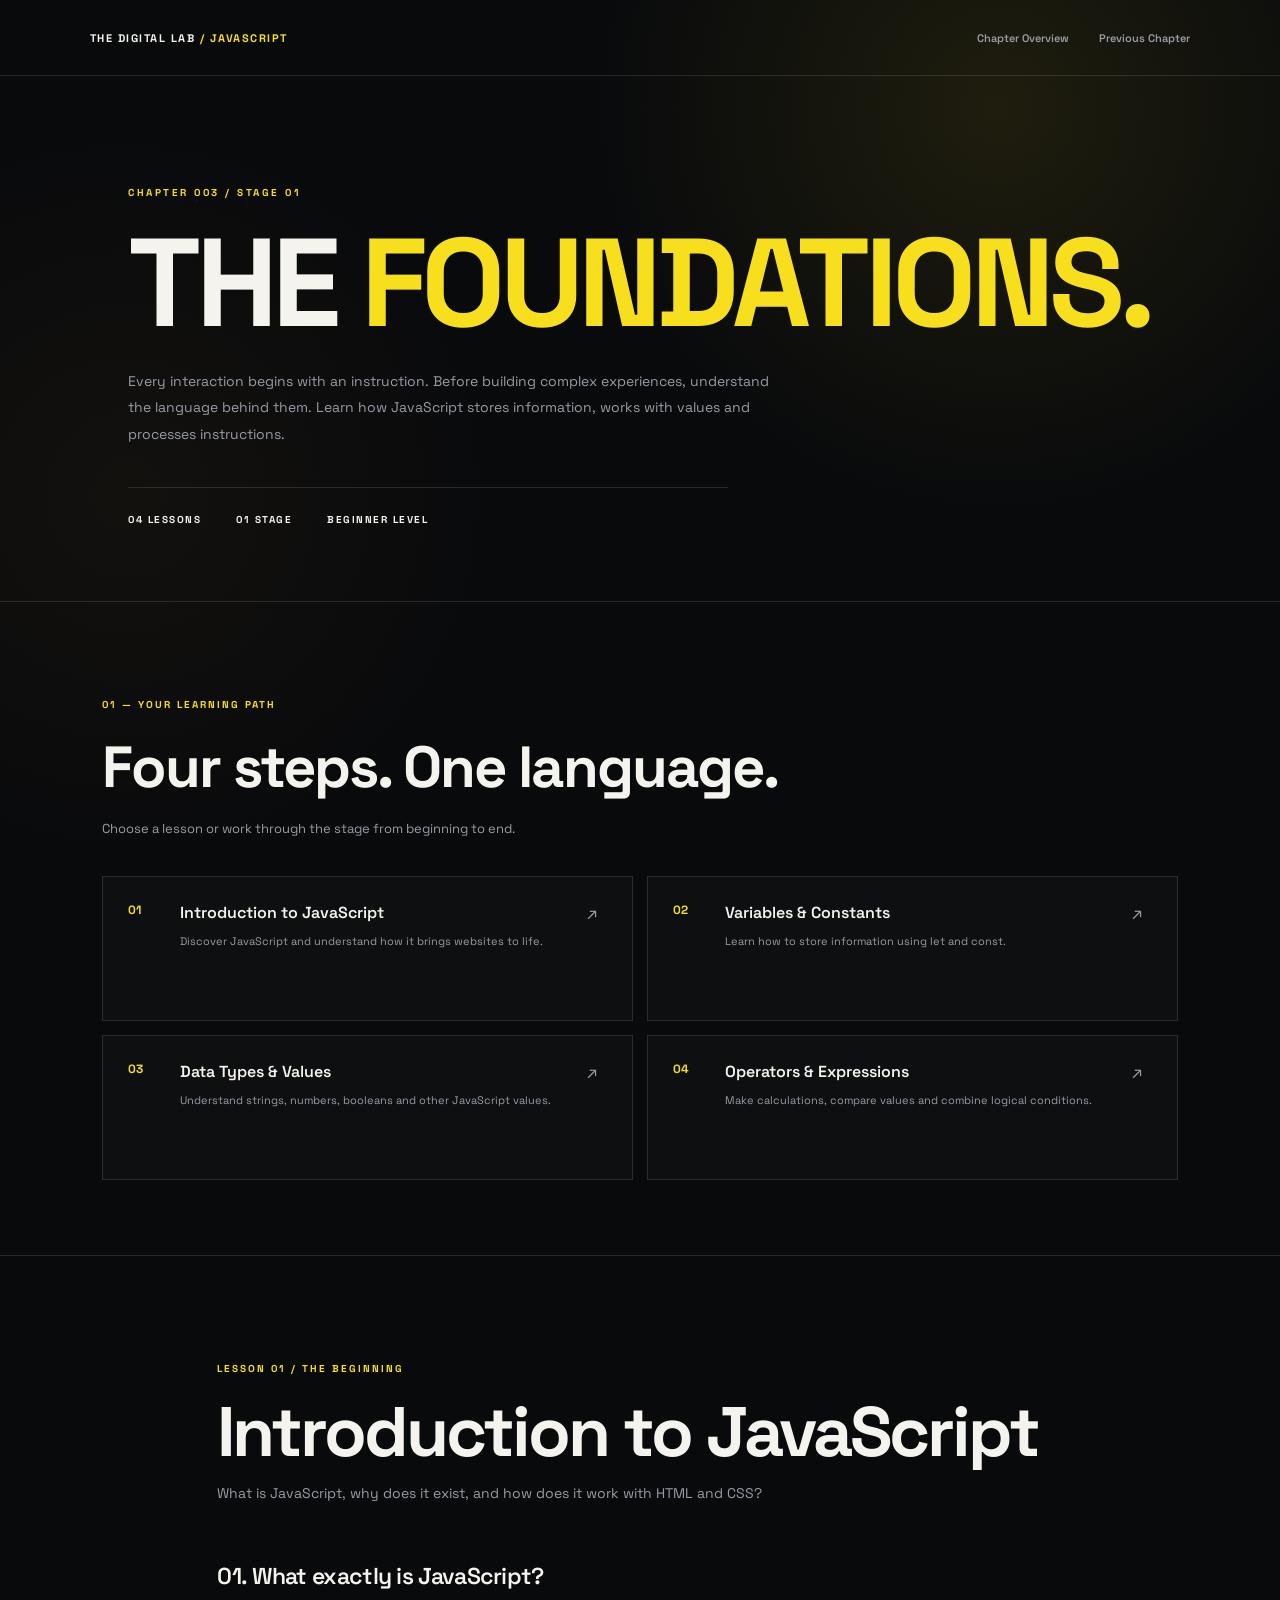
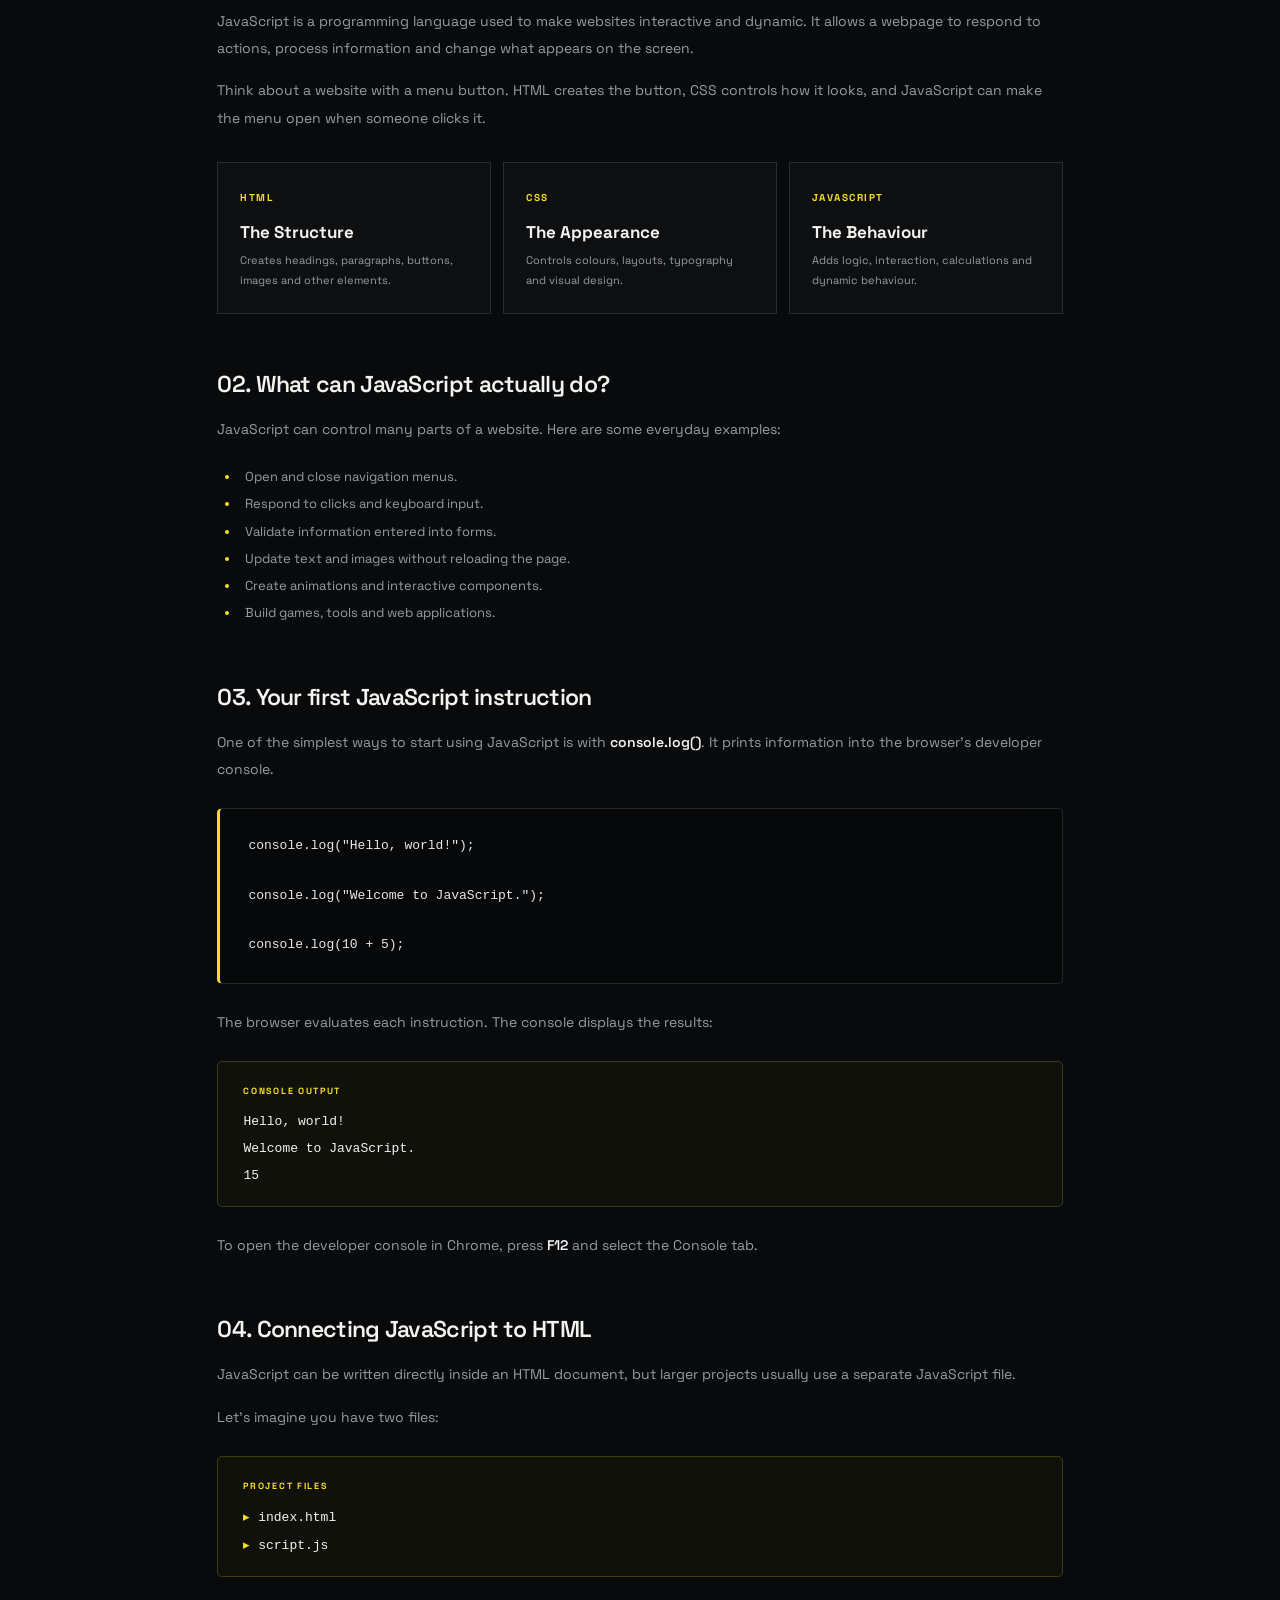
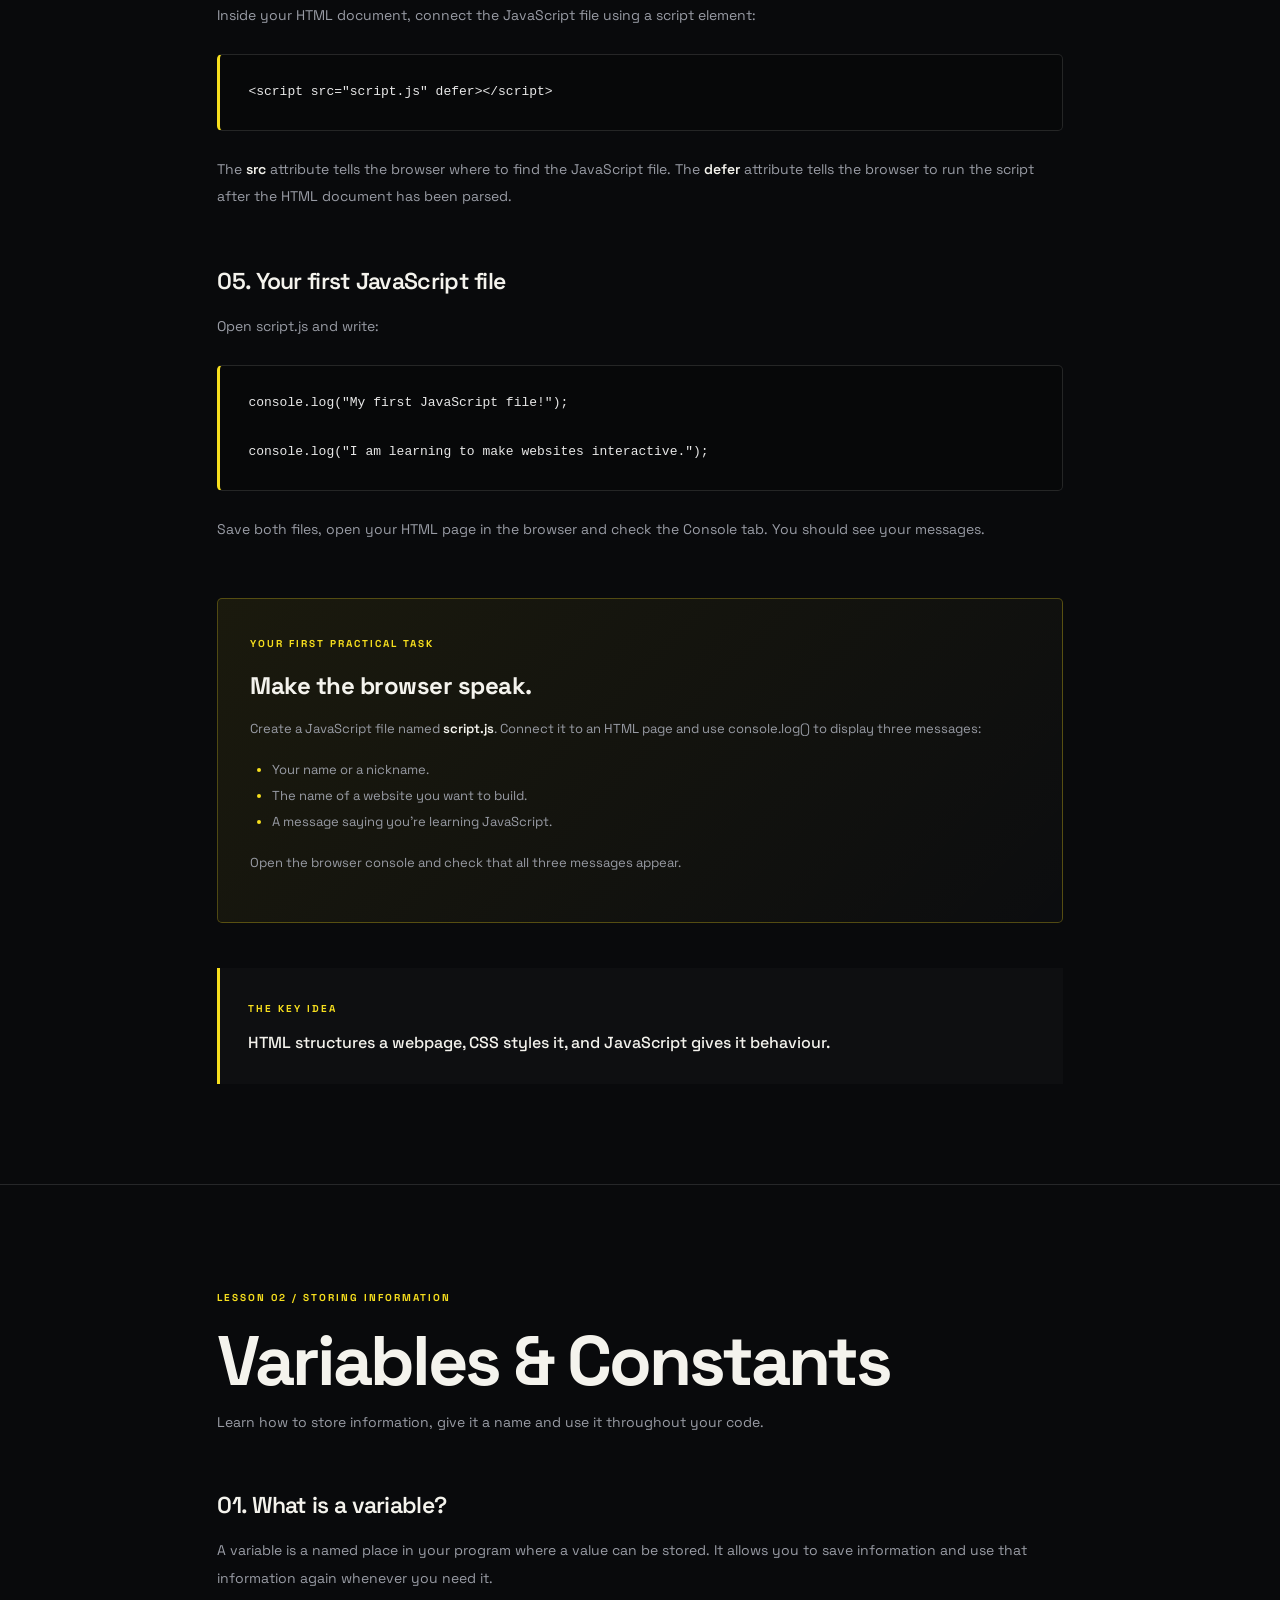
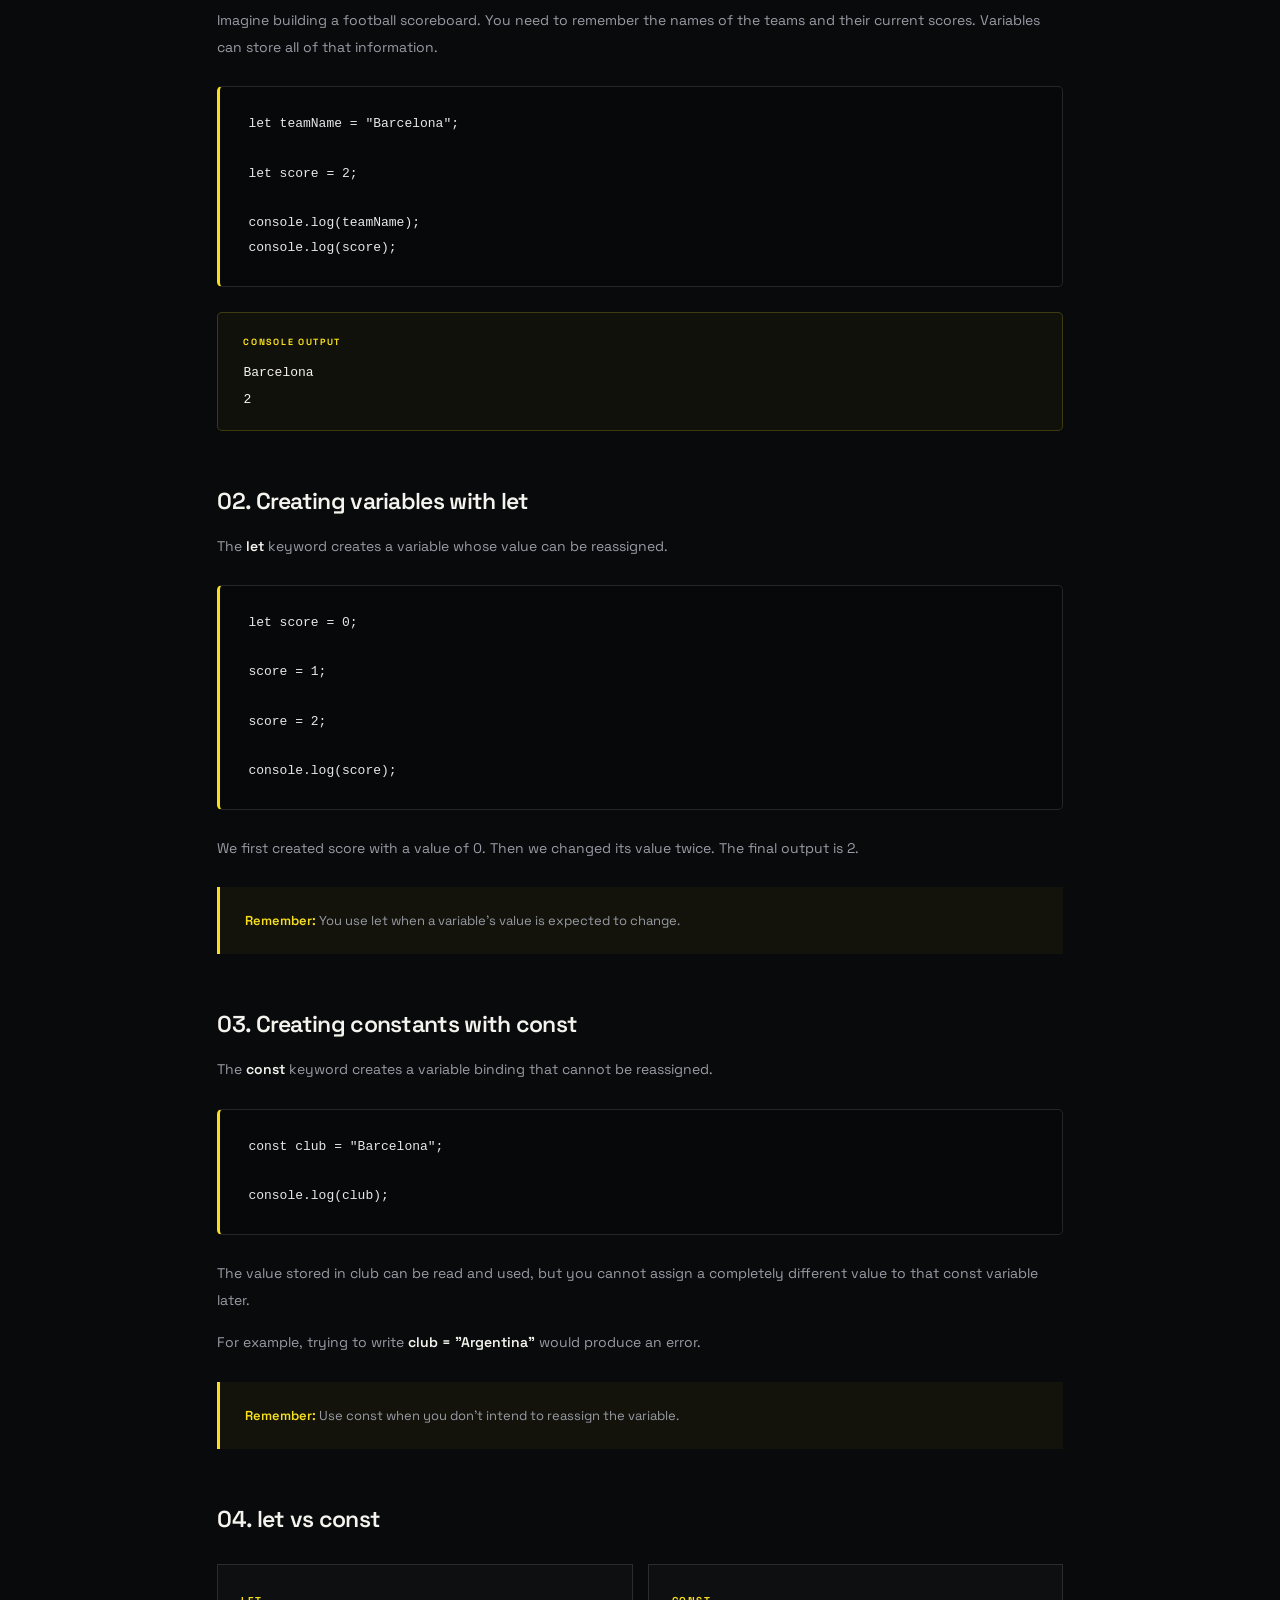
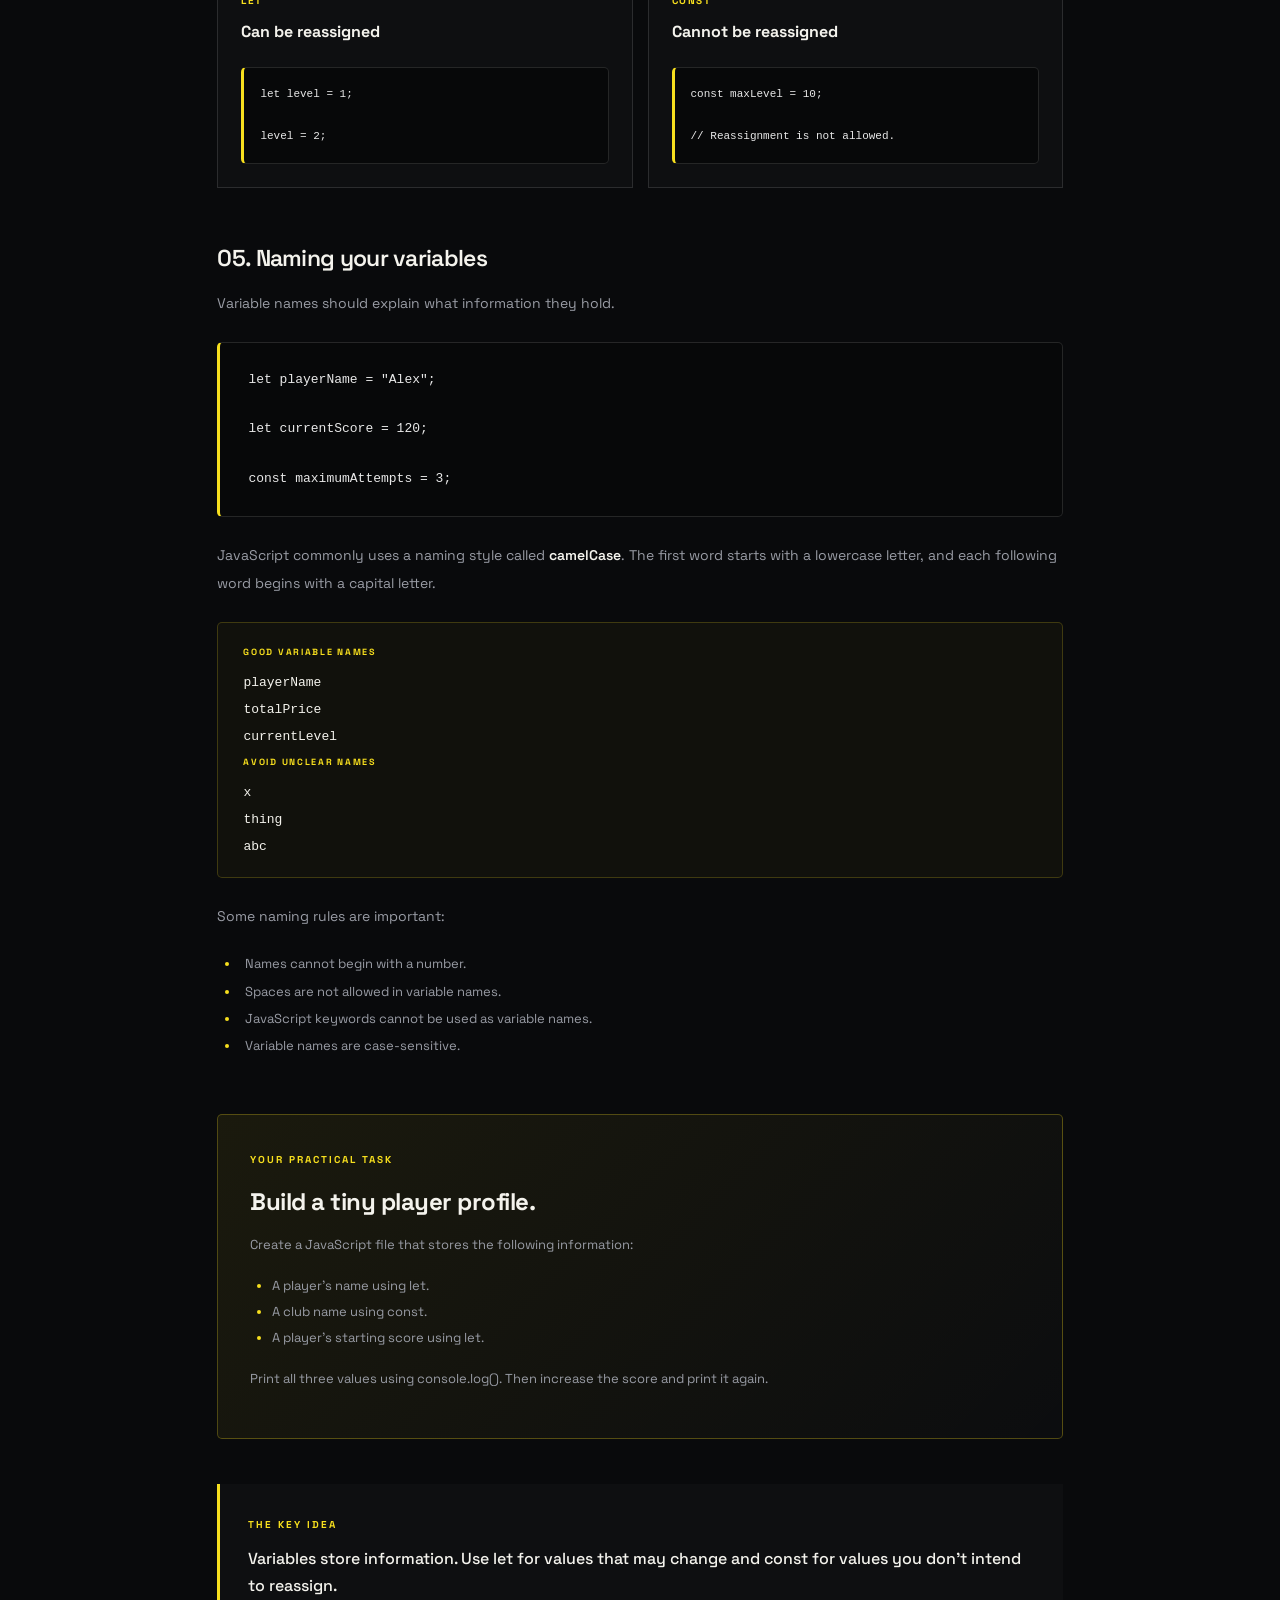
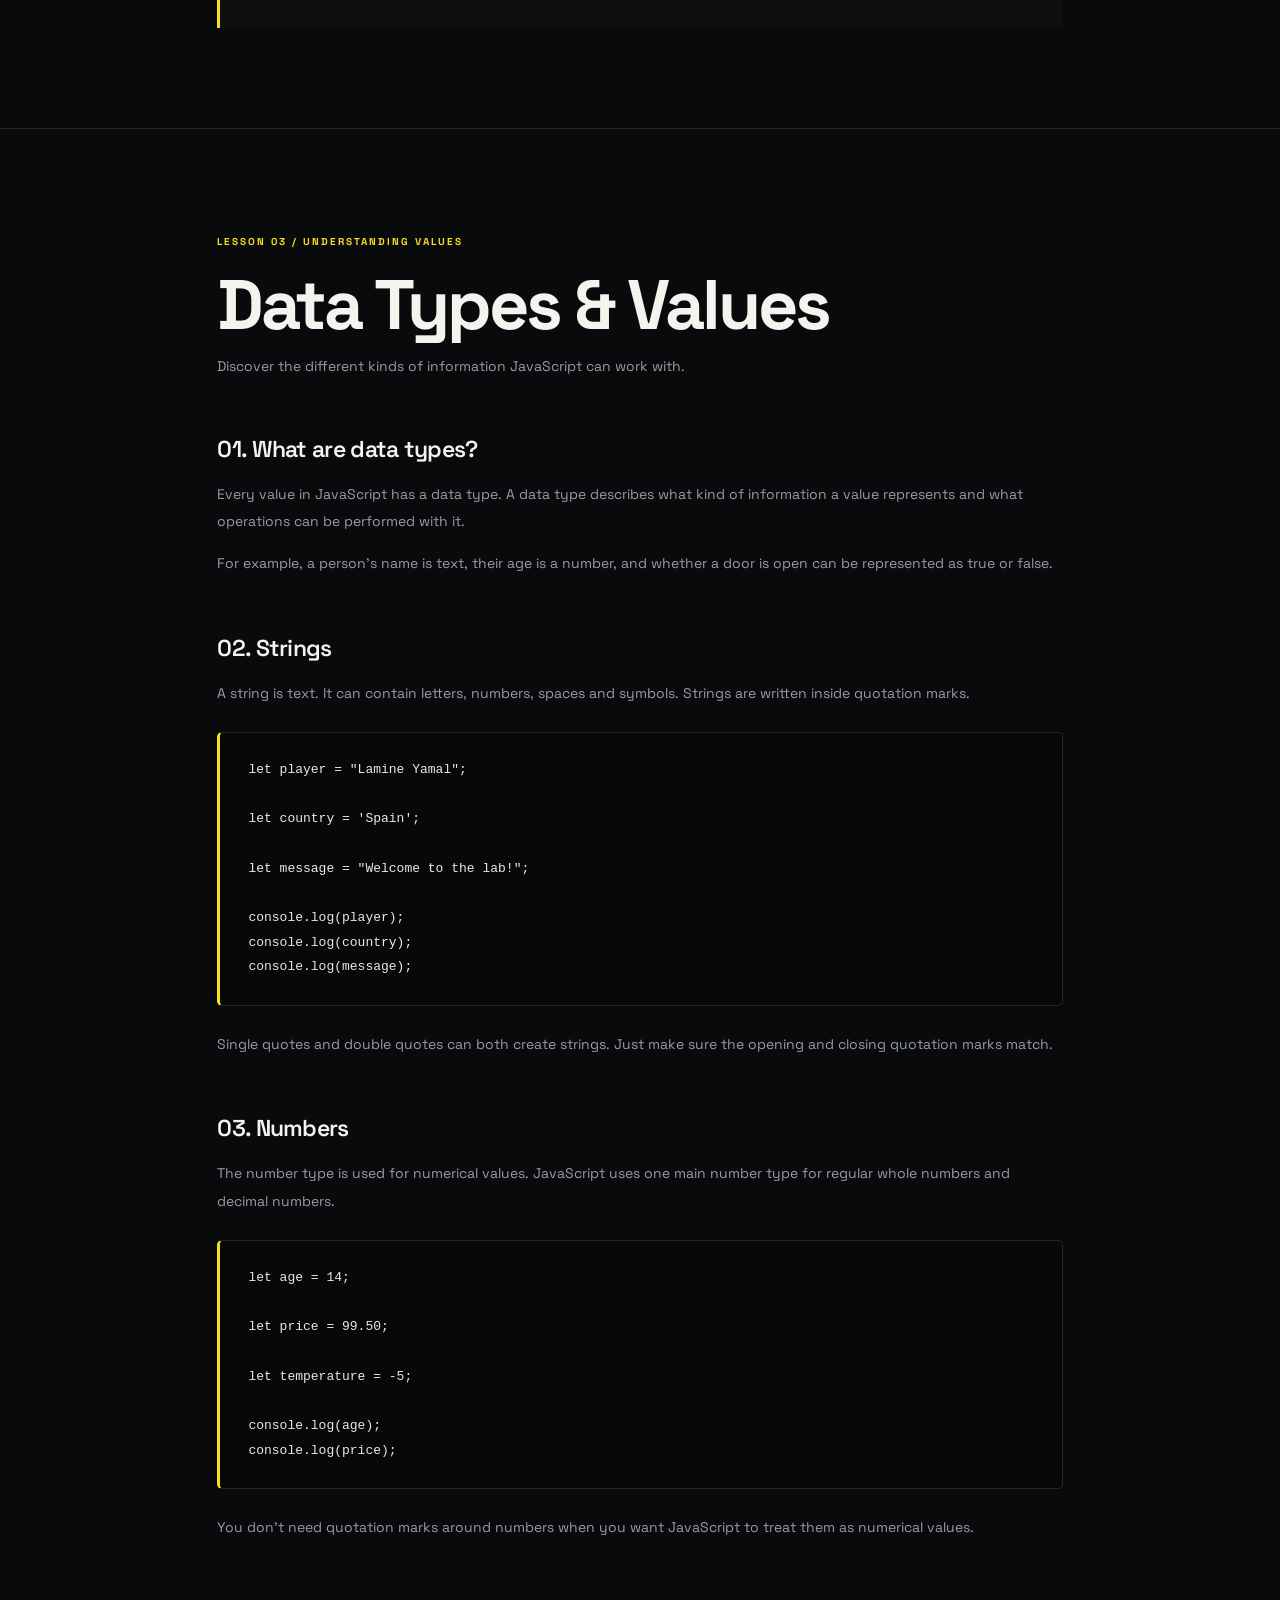
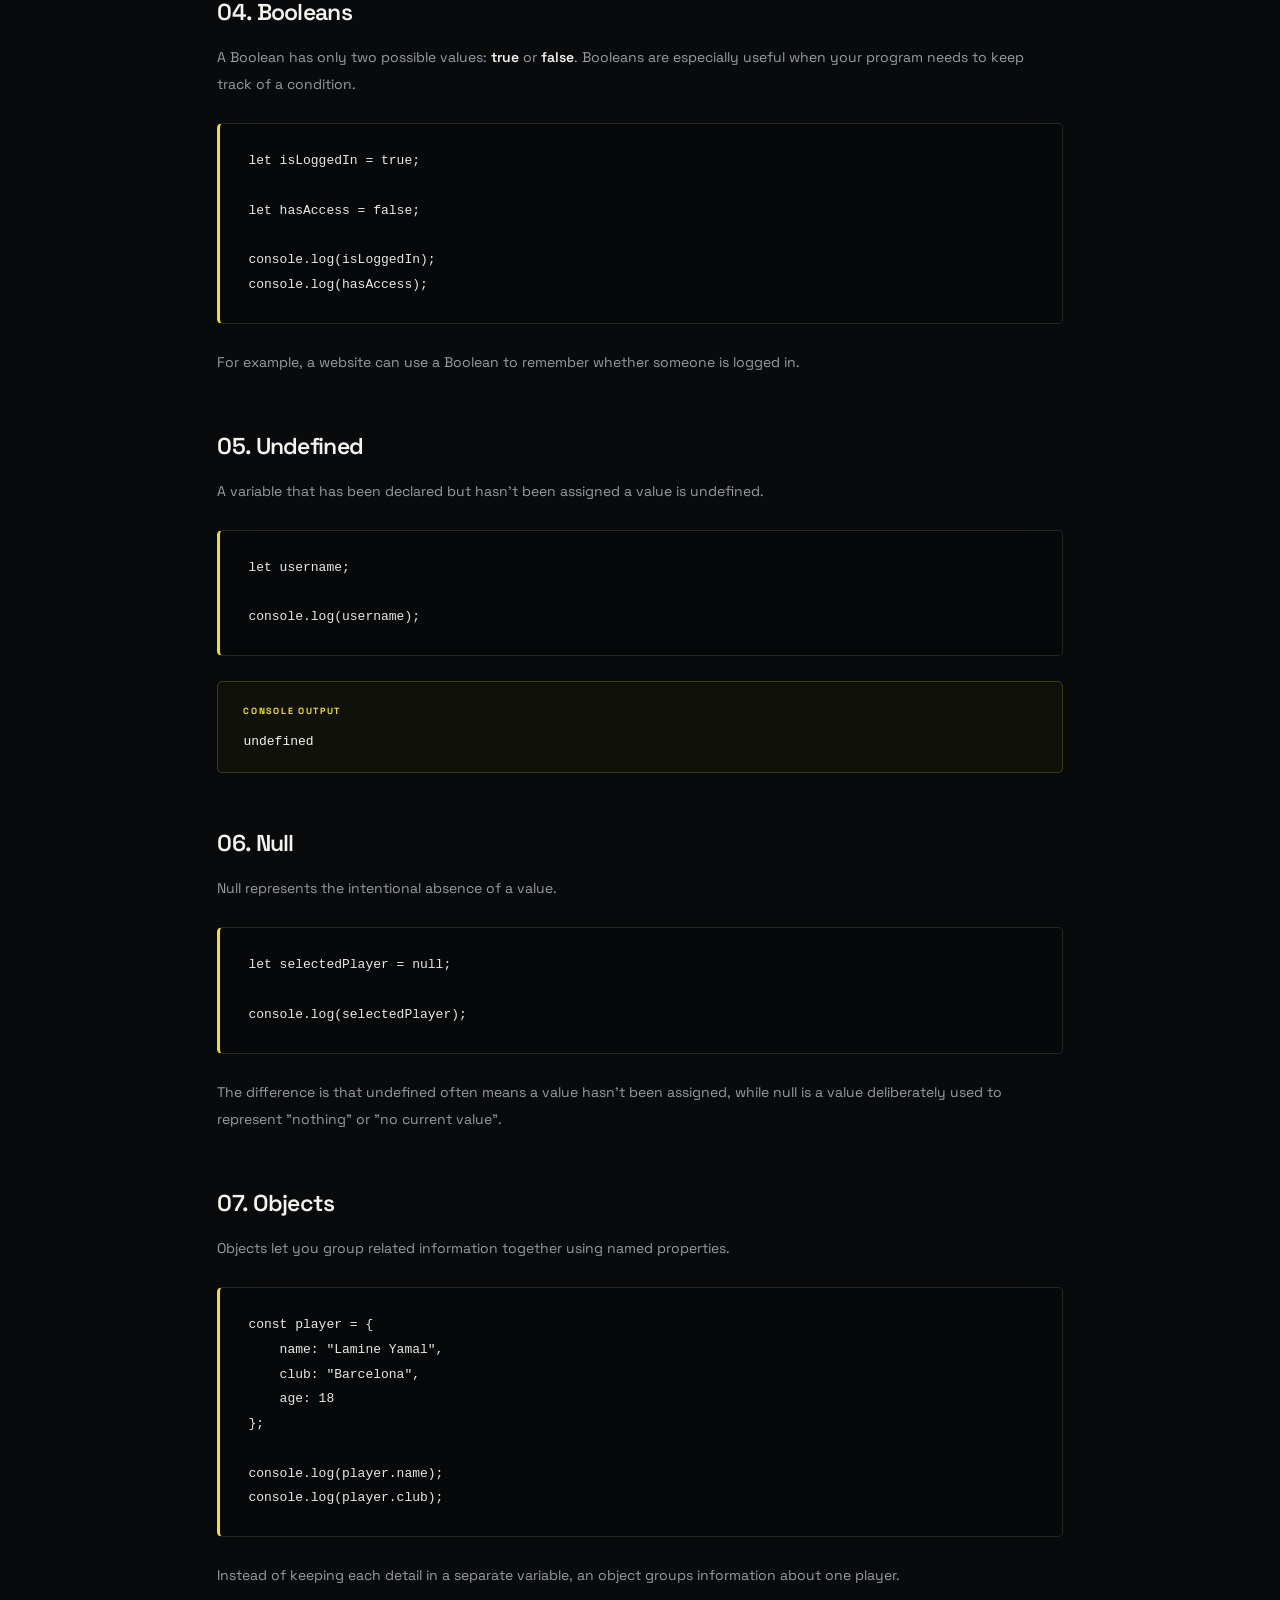
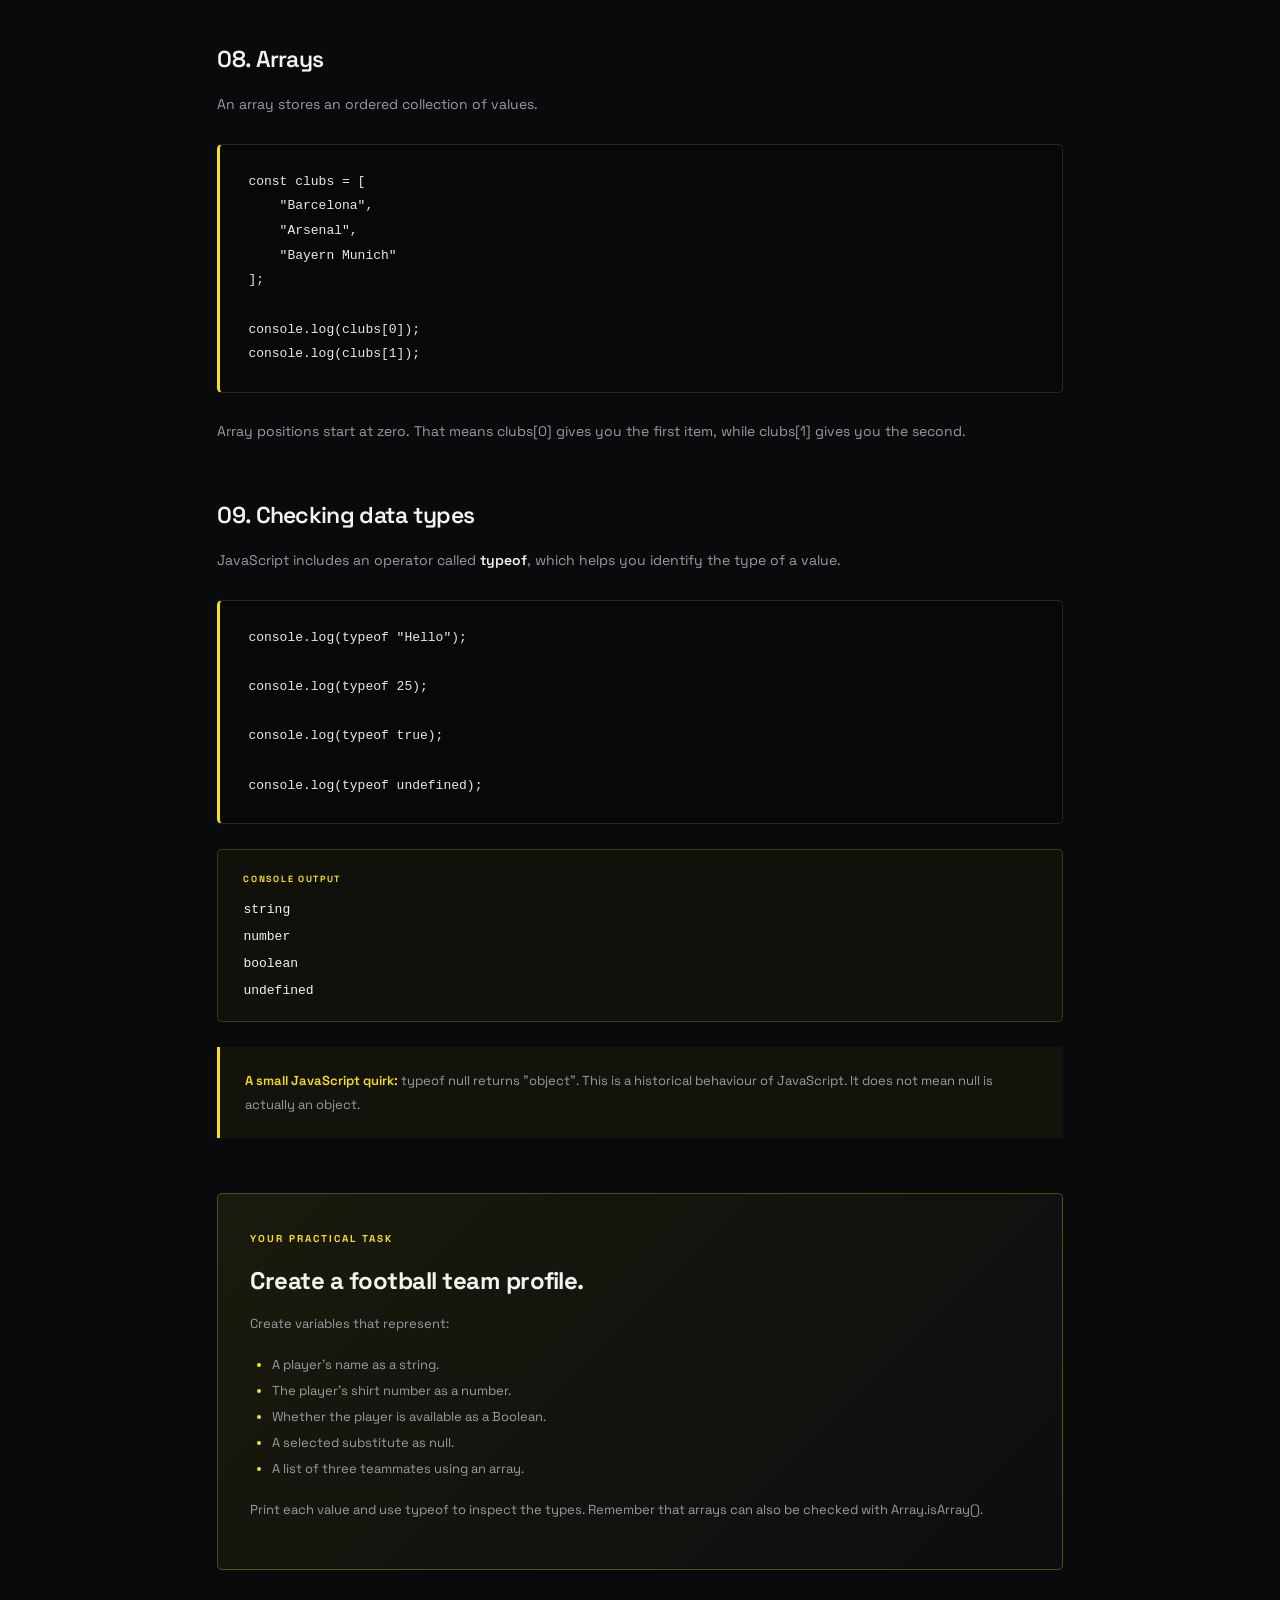
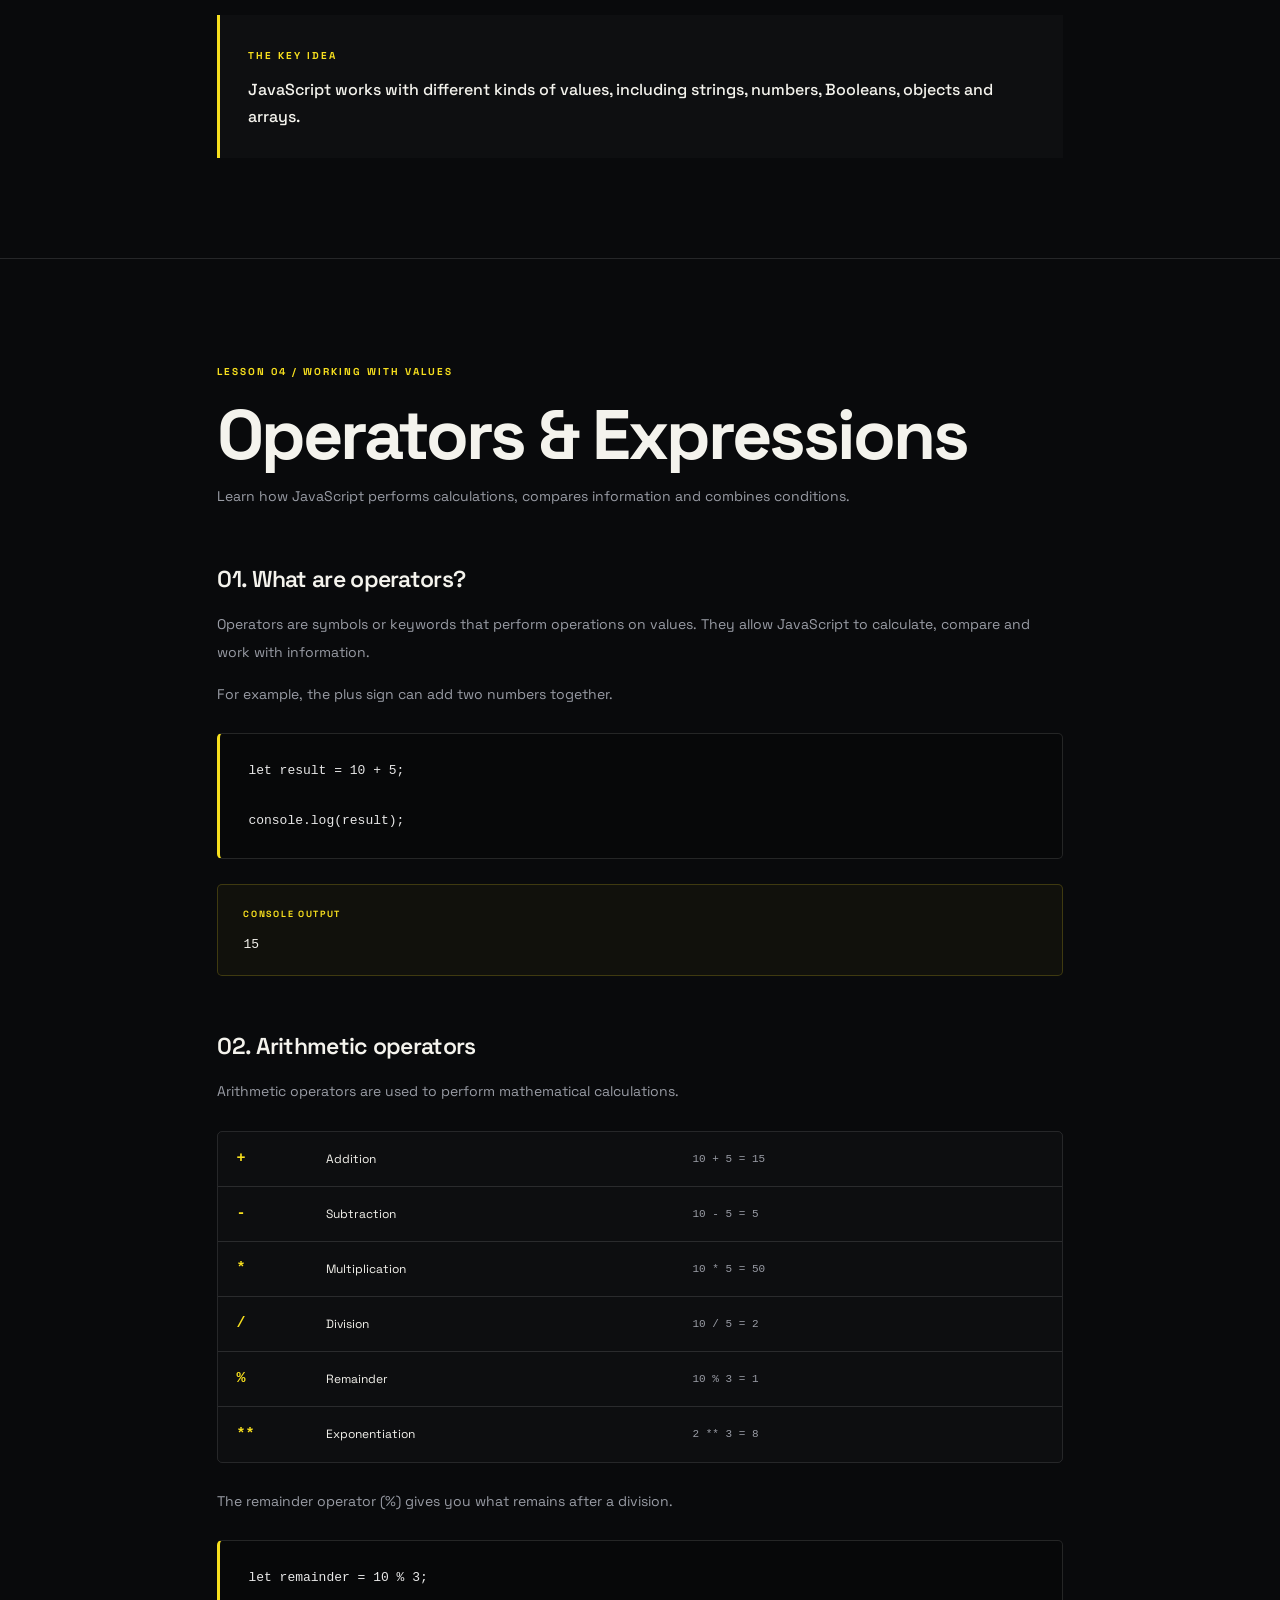
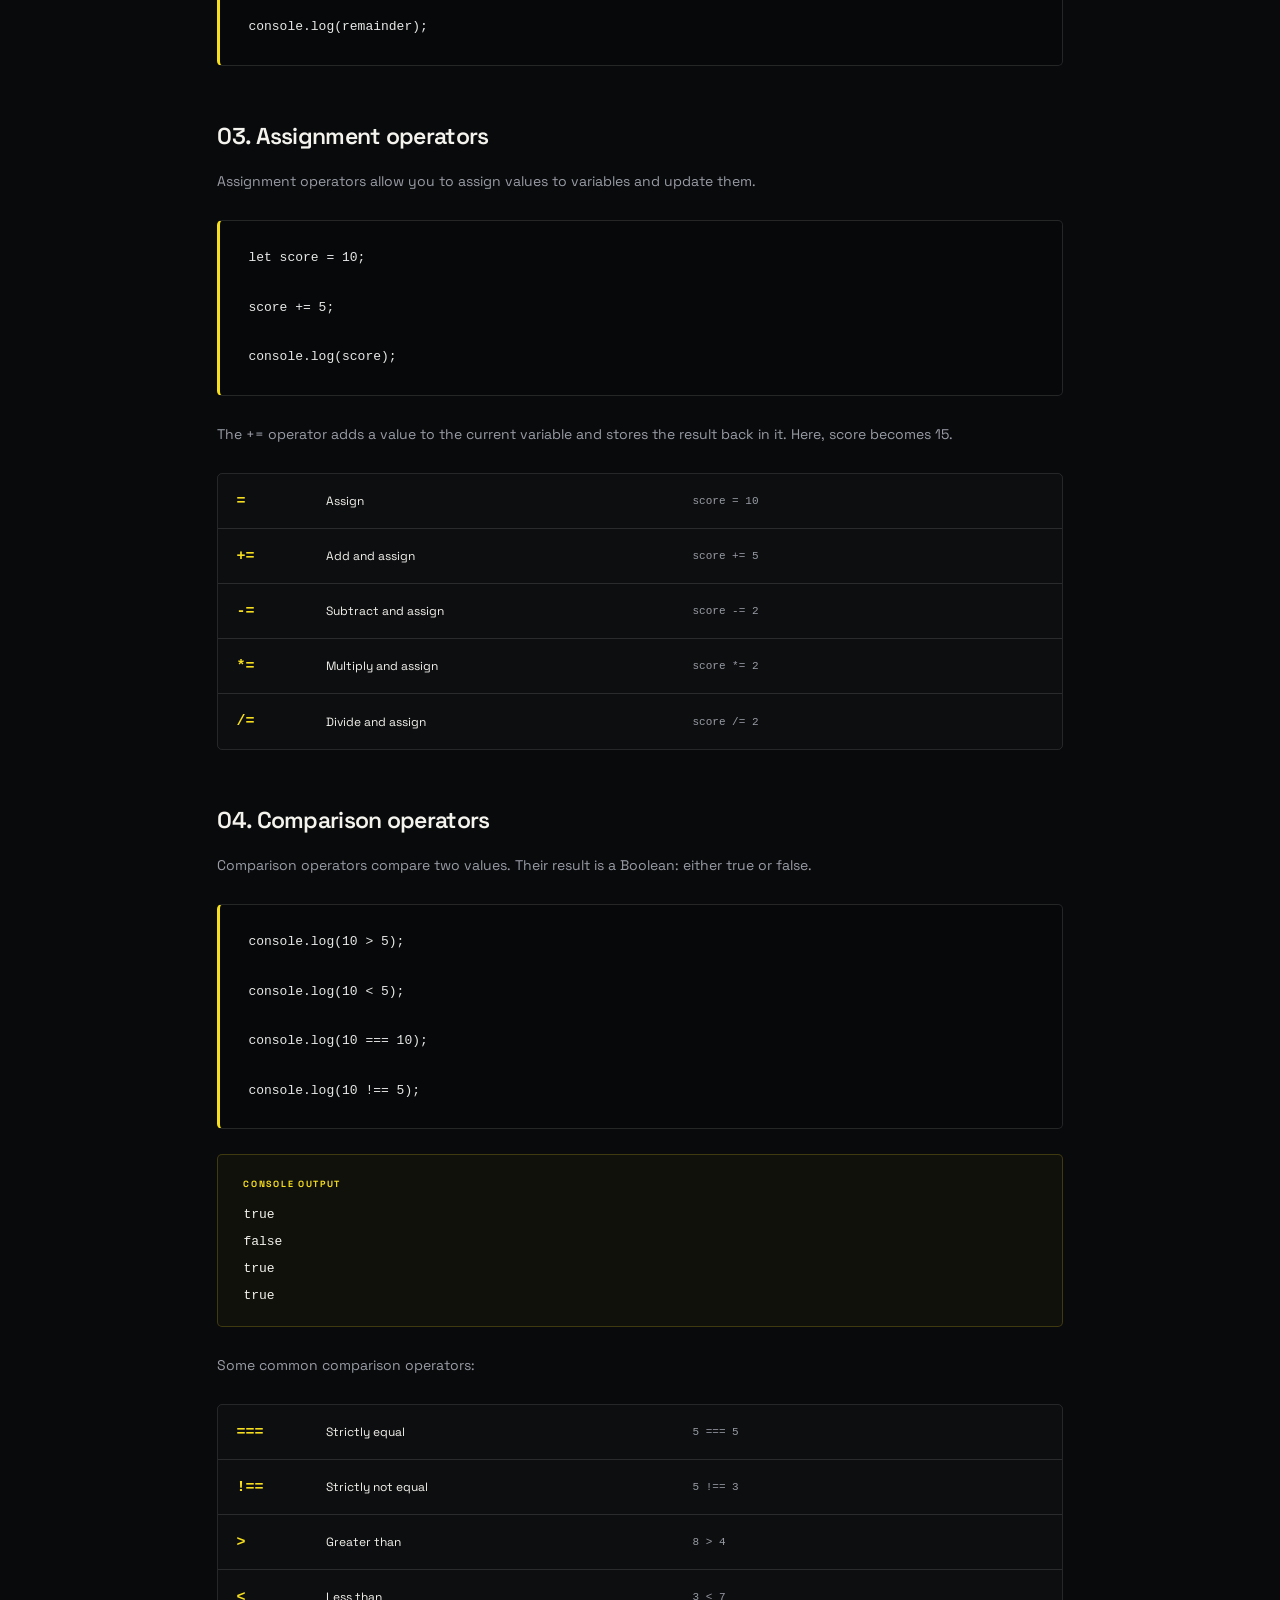
<file: JS stage 1.html>
<!DOCTYPE html>
<html lang="en">

<head>
    <meta charset="UTF-8">
    <meta name="viewport" content="width=device-width, initial-scale=1.0">

    <title>Stage 01 — The Foundations | THE DIGITAL LAB</title>

    <link rel="stylesheet" href="style.css">
    <link rel="stylesheet" href="JS.css">
    <link rel="stylesheet" href="JS stage 1.css">
</head>

<body class="js-chapter js-learning-stage">

    <!-- ATMOSPHERE -->
    <div class="js-atmosphere"></div>


    <!-- NAVIGATION -->
    <nav class="js-stage-nav">

        <a href="JS.html" class="js-stage-brand">
            THE DIGITAL LAB <span>/ JAVASCRIPT</span>
        </a>

        <div class="js-stage-nav-links">
            <a href="JS.html">Chapter Overview</a>
            <a href="css.html">Previous Chapter</a>
        </div>

    </nav>


    <main>

        <!-- STAGE HERO -->
        <header class="js-stage-hero">

            <div class="js-stage-eyebrow">
                CHAPTER 003 / STAGE 01
            </div>

            <h1>
                THE <span>FOUNDATIONS.</span>
            </h1>

            <p class="js-stage-description">
                Every interaction begins with an instruction.
                Before building complex experiences, understand
                the language behind them. Learn how JavaScript
                stores information, works with values and
                processes instructions.
            </p>

            <div class="js-stage-meta">
                <span>04 LESSONS</span>
                <span>01 STAGE</span>
                <span>BEGINNER LEVEL</span>
            </div>

        </header>


        <!-- LESSON NAVIGATION -->
        <section class="js-stage-navigation">

            <div class="js-section-heading">

                <span>01 — YOUR LEARNING PATH</span>

                <h2>Four steps. One language.</h2>

                <p>
                    Choose a lesson or work through the stage
                    from beginning to end.
                </p>

            </div>


            <div class="js-lesson-grid">

                <a href="#lesson-01" class="js-lesson-card">
                    <span class="js-lesson-number">01</span>

                    <div>
                        <h3>Introduction to JavaScript</h3>
                        <p>
                            Discover JavaScript and understand
                            how it brings websites to life.
                        </p>
                    </div>

                    <span class="js-lesson-arrow">↗</span>
                </a>


                <a href="#lesson-02" class="js-lesson-card">
                    <span class="js-lesson-number">02</span>

                    <div>
                        <h3>Variables & Constants</h3>
                        <p>
                            Learn how to store information
                            using let and const.
                        </p>
                    </div>

                    <span class="js-lesson-arrow">↗</span>
                </a>


                <a href="#lesson-03" class="js-lesson-card">
                    <span class="js-lesson-number">03</span>

                    <div>
                        <h3>Data Types & Values</h3>
                        <p>
                            Understand strings, numbers,
                            booleans and other JavaScript values.
                        </p>
                    </div>

                    <span class="js-lesson-arrow">↗</span>
                </a>


                <a href="#lesson-04" class="js-lesson-card">
                    <span class="js-lesson-number">04</span>

                    <div>
                        <h3>Operators & Expressions</h3>
                        <p>
                            Make calculations, compare values
                            and combine logical conditions.
                        </p>
                    </div>

                    <span class="js-lesson-arrow">↗</span>
                </a>

            </div>

        </section>



        <!-- =========================================
             LESSON 01
        ========================================== -->

        <section class="js-lesson-section" id="lesson-01">

            <span id="lesson-one" class="js-anchor-alias"></span>

            <div class="js-lesson-heading">

                <span>LESSON 01 / THE BEGINNING</span>

                <h2>Introduction to JavaScript</h2>

                <p>
                    What is JavaScript, why does it exist,
                    and how does it work with HTML and CSS?
                </p>

            </div>


            <div class="js-lesson-content">

                <h3>01. What exactly is JavaScript?</h3>

                <p>
                    JavaScript is a programming language used to
                    make websites interactive and dynamic.
                    It allows a webpage to respond to actions,
                    process information and change what appears
                    on the screen.
                </p>

                <p>
                    Think about a website with a menu button.
                    HTML creates the button, CSS controls how it
                    looks, and JavaScript can make the menu open
                    when someone clicks it.
                </p>


                <div class="js-concept-panel">

                    <div>
                        <span>HTML</span>
                        <h4>The Structure</h4>
                        <p>
                            Creates headings, paragraphs,
                            buttons, images and other elements.
                        </p>
                    </div>

                    <div>
                        <span>CSS</span>
                        <h4>The Appearance</h4>
                        <p>
                            Controls colours, layouts,
                            typography and visual design.
                        </p>
                    </div>

                    <div>
                        <span>JAVASCRIPT</span>
                        <h4>The Behaviour</h4>
                        <p>
                            Adds logic, interaction,
                            calculations and dynamic behaviour.
                        </p>
                    </div>

                </div>


                <h3>02. What can JavaScript actually do?</h3>

                <p>
                    JavaScript can control many parts of a website.
                    Here are some everyday examples:
                </p>

                <ul class="js-lesson-list">
                    <li>Open and close navigation menus.</li>
                    <li>Respond to clicks and keyboard input.</li>
                    <li>Validate information entered into forms.</li>
                    <li>Update text and images without reloading the page.</li>
                    <li>Create animations and interactive components.</li>
                    <li>Build games, tools and web applications.</li>
                </ul>


                <h3>03. Your first JavaScript instruction</h3>

                <p>
                    One of the simplest ways to start using
                    JavaScript is with <strong>console.log()</strong>.
                    It prints information into the browser's
                    developer console.
                </p>

                <pre class="js-code-panel"><code>console.log("Hello, world!");

console.log("Welcome to JavaScript.");

console.log(10 + 5);</code></pre>

                <p>
                    The browser evaluates each instruction.
                    The console displays the results:
                </p>

                <div class="js-output-panel">
                    <span>CONSOLE OUTPUT</span>
                    <code>Hello, world!</code>
                    <code>Welcome to JavaScript.</code>
                    <code>15</code>
                </div>

                <p>
                    To open the developer console in Chrome,
                    press <strong>F12</strong> and select the
                    Console tab.
                </p>


                <h3>04. Connecting JavaScript to HTML</h3>

                <p>
                    JavaScript can be written directly inside
                    an HTML document, but larger projects usually
                    use a separate JavaScript file.
                </p>

                <p>
                    Let's imagine you have two files:
                </p>

                <div class="js-file-panel">
                    <span>PROJECT FILES</span>
                    <code>index.html</code>
                    <code>script.js</code>
                </div>

                <p>
                    Inside your HTML document, connect the
                    JavaScript file using a script element:
                </p>

                <pre class="js-code-panel"><code>&lt;script src="script.js" defer&gt;&lt;/script&gt;</code></pre>

                <p>
                    The <strong>src</strong> attribute tells
                    the browser where to find the JavaScript file.
                    The <strong>defer</strong> attribute tells the
                    browser to run the script after the HTML
                    document has been parsed.
                </p>


                <h3>05. Your first JavaScript file</h3>

                <p>
                    Open script.js and write:
                </p>

                <pre class="js-code-panel"><code>console.log("My first JavaScript file!");

console.log("I am learning to make websites interactive.");</code></pre>

                <p>
                    Save both files, open your HTML page in the
                    browser and check the Console tab.
                    You should see your messages.
                </p>


                <div class="js-task-panel">

                    <span>YOUR FIRST PRACTICAL TASK</span>

                    <h4>Make the browser speak.</h4>

                    <p>
                        Create a JavaScript file named
                        <strong>script.js</strong>.
                        Connect it to an HTML page and use
                        console.log() to display three messages:
                    </p>

                    <ul>
                        <li>Your name or a nickname.</li>
                        <li>The name of a website you want to build.</li>
                        <li>A message saying you're learning JavaScript.</li>
                    </ul>

                    <p>
                        Open the browser console and check that
                        all three messages appear.
                    </p>

                </div>


                <div class="js-lesson-takeaway">
                    <span>THE KEY IDEA</span>
                    <p>
                        HTML structures a webpage, CSS styles it,
                        and JavaScript gives it behaviour.
                    </p>
                </div>

            </div>

        </section>



        <!-- =========================================
             LESSON 02
        ========================================== -->

        <section class="js-lesson-section" id="lesson-02">

            <span id="lesson-two" class="js-anchor-alias"></span>

            <div class="js-lesson-heading">

                <span>LESSON 02 / STORING INFORMATION</span>

                <h2>Variables & Constants</h2>

                <p>
                    Learn how to store information, give it a name
                    and use it throughout your code.
                </p>

            </div>


            <div class="js-lesson-content">

                <h3>01. What is a variable?</h3>

                <p>
                    A variable is a named place in your program
                    where a value can be stored.
                    It allows you to save information and use
                    that information again whenever you need it.
                </p>

                <p>
                    Imagine building a football scoreboard.
                    You need to remember the names of the teams
                    and their current scores.
                    Variables can store all of that information.
                </p>

                <pre class="js-code-panel"><code>let teamName = "Barcelona";

let score = 2;

console.log(teamName);
console.log(score);</code></pre>

                <div class="js-output-panel">
                    <span>CONSOLE OUTPUT</span>
                    <code>Barcelona</code>
                    <code>2</code>
                </div>


                <h3>02. Creating variables with let</h3>

                <p>
                    The <strong>let</strong> keyword creates
                    a variable whose value can be reassigned.
                </p>

                <pre class="js-code-panel"><code>let score = 0;

score = 1;

score = 2;

console.log(score);</code></pre>

                <p>
                    We first created score with a value of 0.
                    Then we changed its value twice.
                    The final output is 2.
                </p>

                <div class="js-note-panel">
                    <strong>Remember:</strong>
                    You use let when a variable's value is
                    expected to change.
                </div>


                <h3>03. Creating constants with const</h3>

                <p>
                    The <strong>const</strong> keyword creates
                    a variable binding that cannot be reassigned.
                </p>

                <pre class="js-code-panel"><code>const club = "Barcelona";

console.log(club);</code></pre>

                <p>
                    The value stored in club can be read and
                    used, but you cannot assign a completely
                    different value to that const variable later.
                </p>

                <p>
                    For example, trying to write
                    <strong>club = "Argentina"</strong> would
                    produce an error.
                </p>

                <div class="js-note-panel">
                    <strong>Remember:</strong>
                    Use const when you don't intend to reassign
                    the variable.
                </div>


                <h3>04. let vs const</h3>

                <div class="js-comparison-panel">

                    <div>
                        <span>LET</span>
                        <h4>Can be reassigned</h4>
                        <pre class="js-code-panel"><code>let level = 1;

level = 2;</code></pre>
                    </div>

                    <div>
                        <span>CONST</span>
                        <h4>Cannot be reassigned</h4>
                        <pre class="js-code-panel"><code>const maxLevel = 10;

// Reassignment is not allowed.</code></pre>
                    </div>

                </div>


                <h3>05. Naming your variables</h3>

                <p>
                    Variable names should explain what
                    information they hold.
                </p>

                <pre class="js-code-panel"><code>let playerName = "Alex";

let currentScore = 120;

const maximumAttempts = 3;</code></pre>

                <p>
                    JavaScript commonly uses a naming style
                    called <strong>camelCase</strong>.
                    The first word starts with a lowercase
                    letter, and each following word begins
                    with a capital letter.
                </p>

                <div class="js-example-panel">

                    <span>GOOD VARIABLE NAMES</span>
                    <code>playerName</code>
                    <code>totalPrice</code>
                    <code>currentLevel</code>

                    <span>AVOID UNCLEAR NAMES</span>
                    <code>x</code>
                    <code>thing</code>
                    <code>abc</code>

                </div>

                <p>
                    Some naming rules are important:
                </p>

                <ul class="js-lesson-list">
                    <li>Names cannot begin with a number.</li>
                    <li>Spaces are not allowed in variable names.</li>
                    <li>JavaScript keywords cannot be used as variable names.</li>
                    <li>Variable names are case-sensitive.</li>
                </ul>


                <div class="js-task-panel">

                    <span>YOUR PRACTICAL TASK</span>

                    <h4>Build a tiny player profile.</h4>

                    <p>
                        Create a JavaScript file that stores
                        the following information:
                    </p>

                    <ul>
                        <li>A player's name using let.</li>
                        <li>A club name using const.</li>
                        <li>A player's starting score using let.</li>
                    </ul>

                    <p>
                        Print all three values using console.log().
                        Then increase the score and print it again.
                    </p>

                </div>


                <div class="js-lesson-takeaway">
                    <span>THE KEY IDEA</span>
                    <p>
                        Variables store information.
                        Use let for values that may change and
                        const for values you don't intend to reassign.
                    </p>
                </div>

            </div>

        </section>



        <!-- =========================================
             LESSON 03
        ========================================== -->

        <section class="js-lesson-section" id="lesson-03">

            <span id="lesson-three" class="js-anchor-alias"></span>

            <div class="js-lesson-heading">

                <span>LESSON 03 / UNDERSTANDING VALUES</span>

                <h2>Data Types & Values</h2>

                <p>
                    Discover the different kinds of information
                    JavaScript can work with.
                </p>

            </div>


            <div class="js-lesson-content">

                <h3>01. What are data types?</h3>

                <p>
                    Every value in JavaScript has a data type.
                    A data type describes what kind of information
                    a value represents and what operations can
                    be performed with it.
                </p>

                <p>
                    For example, a person's name is text,
                    their age is a number, and whether a door
                    is open can be represented as true or false.
                </p>


                <h3>02. Strings</h3>

                <p>
                    A string is text. It can contain letters,
                    numbers, spaces and symbols.
                    Strings are written inside quotation marks.
                </p>

                <pre class="js-code-panel"><code>let player = "Lamine Yamal";

let country = 'Spain';

let message = "Welcome to the lab!";

console.log(player);
console.log(country);
console.log(message);</code></pre>

                <p>
                    Single quotes and double quotes can both
                    create strings. Just make sure the opening
                    and closing quotation marks match.
                </p>


                <h3>03. Numbers</h3>

                <p>
                    The number type is used for numerical values.
                    JavaScript uses one main number type for
                    regular whole numbers and decimal numbers.
                </p>

                <pre class="js-code-panel"><code>let age = 14;

let price = 99.50;

let temperature = -5;

console.log(age);
console.log(price);</code></pre>

                <p>
                    You don't need quotation marks around
                    numbers when you want JavaScript to treat
                    them as numerical values.
                </p>


                <h3>04. Booleans</h3>

                <p>
                    A Boolean has only two possible values:
                    <strong>true</strong> or <strong>false</strong>.
                    Booleans are especially useful when your
                    program needs to keep track of a condition.
                </p>

                <pre class="js-code-panel"><code>let isLoggedIn = true;

let hasAccess = false;

console.log(isLoggedIn);
console.log(hasAccess);</code></pre>

                <p>
                    For example, a website can use a Boolean
                    to remember whether someone is logged in.
                </p>


                <h3>05. Undefined</h3>

                <p>
                    A variable that has been declared but
                    hasn't been assigned a value is undefined.
                </p>

                <pre class="js-code-panel"><code>let username;

console.log(username);</code></pre>

                <div class="js-output-panel">
                    <span>CONSOLE OUTPUT</span>
                    <code>undefined</code>
                </div>


                <h3>06. Null</h3>

                <p>
                    Null represents the intentional absence
                    of a value.
                </p>

                <pre class="js-code-panel"><code>let selectedPlayer = null;

console.log(selectedPlayer);</code></pre>

                <p>
                    The difference is that undefined often
                    means a value hasn't been assigned,
                    while null is a value deliberately used
                    to represent "nothing" or "no current value".
                </p>


                <h3>07. Objects</h3>

                <p>
                    Objects let you group related information
                    together using named properties.
                </p>

                <pre class="js-code-panel"><code>const player = {
    name: "Lamine Yamal",
    club: "Barcelona",
    age: 18
};

console.log(player.name);
console.log(player.club);</code></pre>

                <p>
                    Instead of keeping each detail in a separate
                    variable, an object groups information
                    about one player.
                </p>


                <h3>08. Arrays</h3>

                <p>
                    An array stores an ordered collection
                    of values.
                </p>

                <pre class="js-code-panel"><code>const clubs = [
    "Barcelona",
    "Arsenal",
    "Bayern Munich"
];

console.log(clubs[0]);
console.log(clubs[1]);</code></pre>

                <p>
                    Array positions start at zero.
                    That means clubs[0] gives you the first
                    item, while clubs[1] gives you the second.
                </p>


                <h3>09. Checking data types</h3>

                <p>
                    JavaScript includes an operator called
                    <strong>typeof</strong>, which helps you
                    identify the type of a value.
                </p>

                <pre class="js-code-panel"><code>console.log(typeof "Hello");

console.log(typeof 25);

console.log(typeof true);

console.log(typeof undefined);</code></pre>

                <div class="js-output-panel">
                    <span>CONSOLE OUTPUT</span>
                    <code>string</code>
                    <code>number</code>
                    <code>boolean</code>
                    <code>undefined</code>
                </div>

                <div class="js-note-panel">
                    <strong>A small JavaScript quirk:</strong>
                    typeof null returns "object". This is a
                    historical behaviour of JavaScript.
                    It does not mean null is actually an object.
                </div>


                <div class="js-task-panel">

                    <span>YOUR PRACTICAL TASK</span>

                    <h4>Create a football team profile.</h4>

                    <p>
                        Create variables that represent:
                    </p>

                    <ul>
                        <li>A player's name as a string.</li>
                        <li>The player's shirt number as a number.</li>
                        <li>Whether the player is available as a Boolean.</li>
                        <li>A selected substitute as null.</li>
                        <li>A list of three teammates using an array.</li>
                    </ul>

                    <p>
                        Print each value and use typeof to
                        inspect the types. Remember that arrays
                        can also be checked with Array.isArray().
                    </p>

                </div>


                <div class="js-lesson-takeaway">
                    <span>THE KEY IDEA</span>
                    <p>
                        JavaScript works with different kinds
                        of values, including strings, numbers,
                        Booleans, objects and arrays.
                    </p>
                </div>

            </div>

        </section>



        <!-- =========================================
             LESSON 04
        ========================================== -->

        <section class="js-lesson-section" id="lesson-04">

            <span id="lesson-four" class="js-anchor-alias"></span>

            <div class="js-lesson-heading">

                <span>LESSON 04 / WORKING WITH VALUES</span>

                <h2>Operators & Expressions</h2>

                <p>
                    Learn how JavaScript performs calculations,
                    compares information and combines conditions.
                </p>

            </div>


            <div class="js-lesson-content">

                <h3>01. What are operators?</h3>

                <p>
                    Operators are symbols or keywords that
                    perform operations on values.
                    They allow JavaScript to calculate,
                    compare and work with information.
                </p>

                <p>
                    For example, the plus sign can add two
                    numbers together.
                </p>

                <pre class="js-code-panel"><code>let result = 10 + 5;

console.log(result);</code></pre>

                <div class="js-output-panel">
                    <span>CONSOLE OUTPUT</span>
                    <code>15</code>
                </div>


                <h3>02. Arithmetic operators</h3>

                <p>
                    Arithmetic operators are used to perform
                    mathematical calculations.
                </p>

                <div class="js-operator-table">

                    <div><strong>+</strong><span>Addition</span><code>10 + 5 = 15</code></div>
                    <div><strong>-</strong><span>Subtraction</span><code>10 - 5 = 5</code></div>
                    <div><strong>*</strong><span>Multiplication</span><code>10 * 5 = 50</code></div>
                    <div><strong>/</strong><span>Division</span><code>10 / 5 = 2</code></div>
                    <div><strong>%</strong><span>Remainder</span><code>10 % 3 = 1</code></div>
                    <div><strong>**</strong><span>Exponentiation</span><code>2 ** 3 = 8</code></div>

                </div>

                <p>
                    The remainder operator (%) gives you what
                    remains after a division.
                </p>

                <pre class="js-code-panel"><code>let remainder = 10 % 3;

console.log(remainder);</code></pre>


                <h3>03. Assignment operators</h3>

                <p>
                    Assignment operators allow you to assign
                    values to variables and update them.
                </p>

                <pre class="js-code-panel"><code>let score = 10;

score += 5;

console.log(score);</code></pre>

                <p>
                    The += operator adds a value to the current
                    variable and stores the result back in it.
                    Here, score becomes 15.
                </p>

                <div class="js-operator-table">

                    <div><strong>=</strong><span>Assign</span><code>score = 10</code></div>
                    <div><strong>+=</strong><span>Add and assign</span><code>score += 5</code></div>
                    <div><strong>-=</strong><span>Subtract and assign</span><code>score -= 2</code></div>
                    <div><strong>*=</strong><span>Multiply and assign</span><code>score *= 2</code></div>
                    <div><strong>/=</strong><span>Divide and assign</span><code>score /= 2</code></div>

                </div>


                <h3>04. Comparison operators</h3>

                <p>
                    Comparison operators compare two values.
                    Their result is a Boolean: either true or false.
                </p>

                <pre class="js-code-panel"><code>console.log(10 > 5);

console.log(10 < 5);

console.log(10 === 10);

console.log(10 !== 5);</code></pre>

                <div class="js-output-panel">
                    <span>CONSOLE OUTPUT</span>
                    <code>true</code>
                    <code>false</code>
                    <code>true</code>
                    <code>true</code>
                </div>

                <p>
                    Some common comparison operators:
                </p>

                <div class="js-operator-table">

                    <div><strong>===</strong><span>Strictly equal</span><code>5 === 5</code></div>
                    <div><strong>!==</strong><span>Strictly not equal</span><code>5 !== 3</code></div>
                    <div><strong>&gt;</strong><span>Greater than</span><code>8 &gt; 4</code></div>
                    <div><strong>&lt;</strong><span>Less than</span><code>3 &lt; 7</code></div>
                    <div><strong>&gt;=</strong><span>Greater or equal</span><code>8 &gt;= 8</code></div>
                    <div><strong>&lt;=</strong><span>Less or equal</span><code>4 &lt;= 6</code></div>

                </div>

                <div class="js-note-panel">
                    <strong>Important:</strong>
                    Prefer === and !== for equality checks.
                    They compare values without automatically
                    converting between different data types.
                </div>


                <h3>05. Logical operators</h3>

                <p>
                    Logical operators combine or reverse
                    Boolean conditions.
                </p>

                <div class="js-operator-table">

                    <div>
                        <strong>&&</strong>
                        <span>AND</span>
                        <code>true && true</code>
                    </div>

                    <div>
                        <strong>||</strong>
                        <span>OR</span>
                        <code>true || false</code>
                    </div>

                    <div>
                        <strong>!</strong>
                        <span>NOT</span>
                        <code>!true</code>
                    </div>

                </div>

                <pre class="js-code-panel"><code>let hasTicket = true;

let isOldEnough = true;

console.log(hasTicket && isOldEnough);</code></pre>

                <p>
                    The AND operator (&&) returns true when
                    both conditions are true.
                </p>


                <h3>06. What is an expression?</h3>

                <p>
                    An expression is a piece of code that
                    produces a value.
                </p>

                <pre class="js-code-panel"><code>10 + 5

score > 100

"Hello " + "world"</code></pre>

                <p>
                    Each example produces a value:
                    a number, a Boolean or a string.
                </p>


                <h3>07. Combining operators</h3>

                <p>
                    You can combine multiple operations
                    in one expression.
                </p>

                <pre class="js-code-panel"><code>let total = 100 + 50 * 2;

console.log(total);</code></pre>

                <p>
                    The output is 200, not 300, because
                    multiplication takes priority over
                    addition in this expression.
                </p>

                <p>
                    Use parentheses when you want to control
                    the order:
                </p>

                <pre class="js-code-panel"><code>let total = (100 + 50) * 2;

console.log(total);</code></pre>

                <div class="js-output-panel">
                    <span>CONSOLE OUTPUT</span>
                    <code>300</code>
                </div>


                <div class="js-task-panel">

                    <span>YOUR PRACTICAL TASK</span>

                    <h4>Build a mini match scoreboard.</h4>

                    <p>
                        Create two score variables and use
                        JavaScript operators to:
                    </p>

                    <ul>
                        <li>Add goals to a team's score.</li>
                        <li>Calculate the total number of goals.</li>
                        <li>Compare the two teams' scores.</li>
                        <li>Use a logical operator to check whether both teams have scored.</li>
                    </ul>

                    <p>
                        Print your calculations and comparison
                        results in the console.
                    </p>

                </div>


                <div class="js-lesson-takeaway">
                    <span>THE KEY IDEA</span>
                    <p>
                        Operators let JavaScript calculate,
                        compare and combine values to produce
                        meaningful results.
                    </p>
                </div>

            </div>

        </section>



        <!-- STAGE COMPLETION -->
        <section class="js-stage-completion">

            <span>STAGE 01 / FOUNDATION COMPLETE</span>

            <h2>
                You understand the language.<br>
                Now give it some logic.
            </h2>

            <p>
                You've explored JavaScript, stored information,
                understood data types and learned how to work
                with values. Next, you'll teach your code to
                make decisions, repeat actions and respond
                to the world around it.
            </p>

            <a href="JS stage 2.html" class="js-next-stage-button">
                ENTER STAGE 02 →
            </a>

            <a href="JS.html" class="js-back-link">
                ← BACK TO CHAPTER OVERVIEW
            </a>

        </section>


        <!-- FOOTER -->
        <footer class="js-stage-footer">

            <p>THE DIGITAL LAB — CHAPTER 003</p>

            <span>LEARN. BUILD. EXPERIMENT.</span>

        </footer>

    </main>

</body>
</html>
</file>
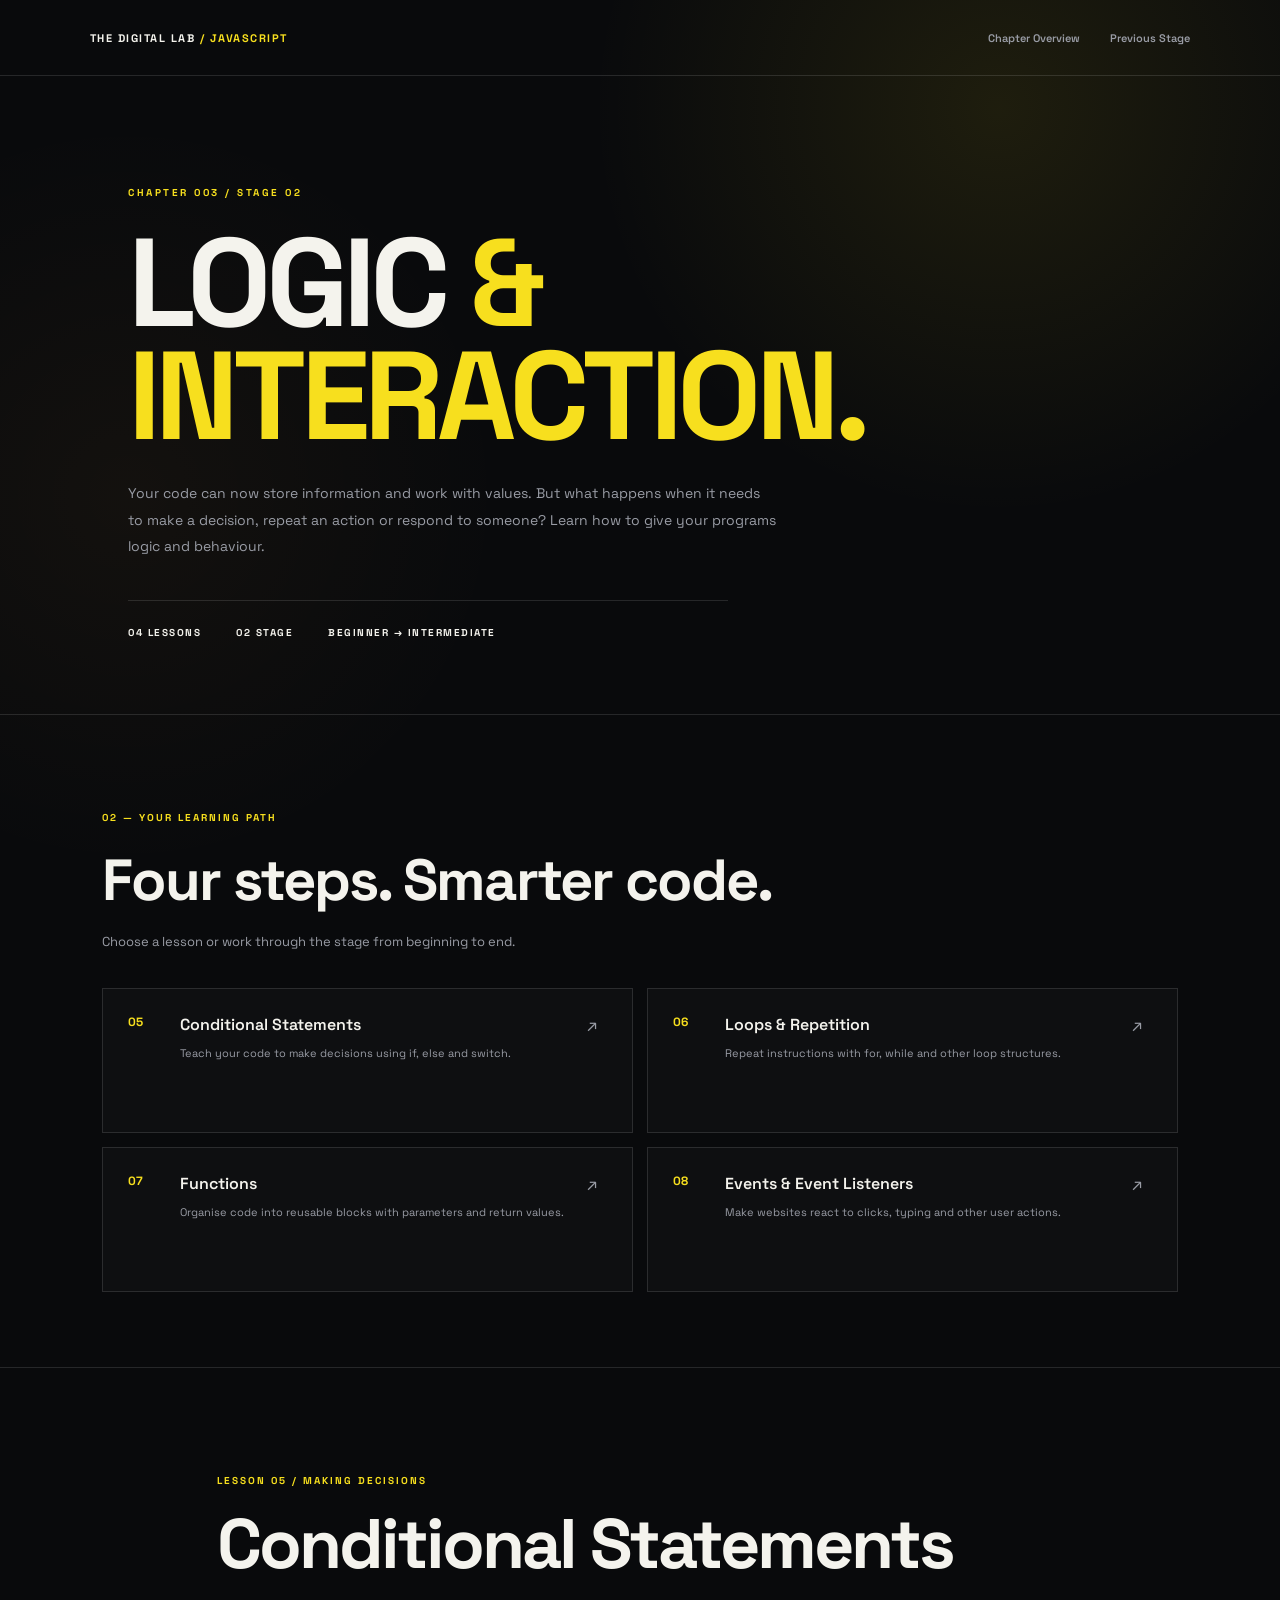
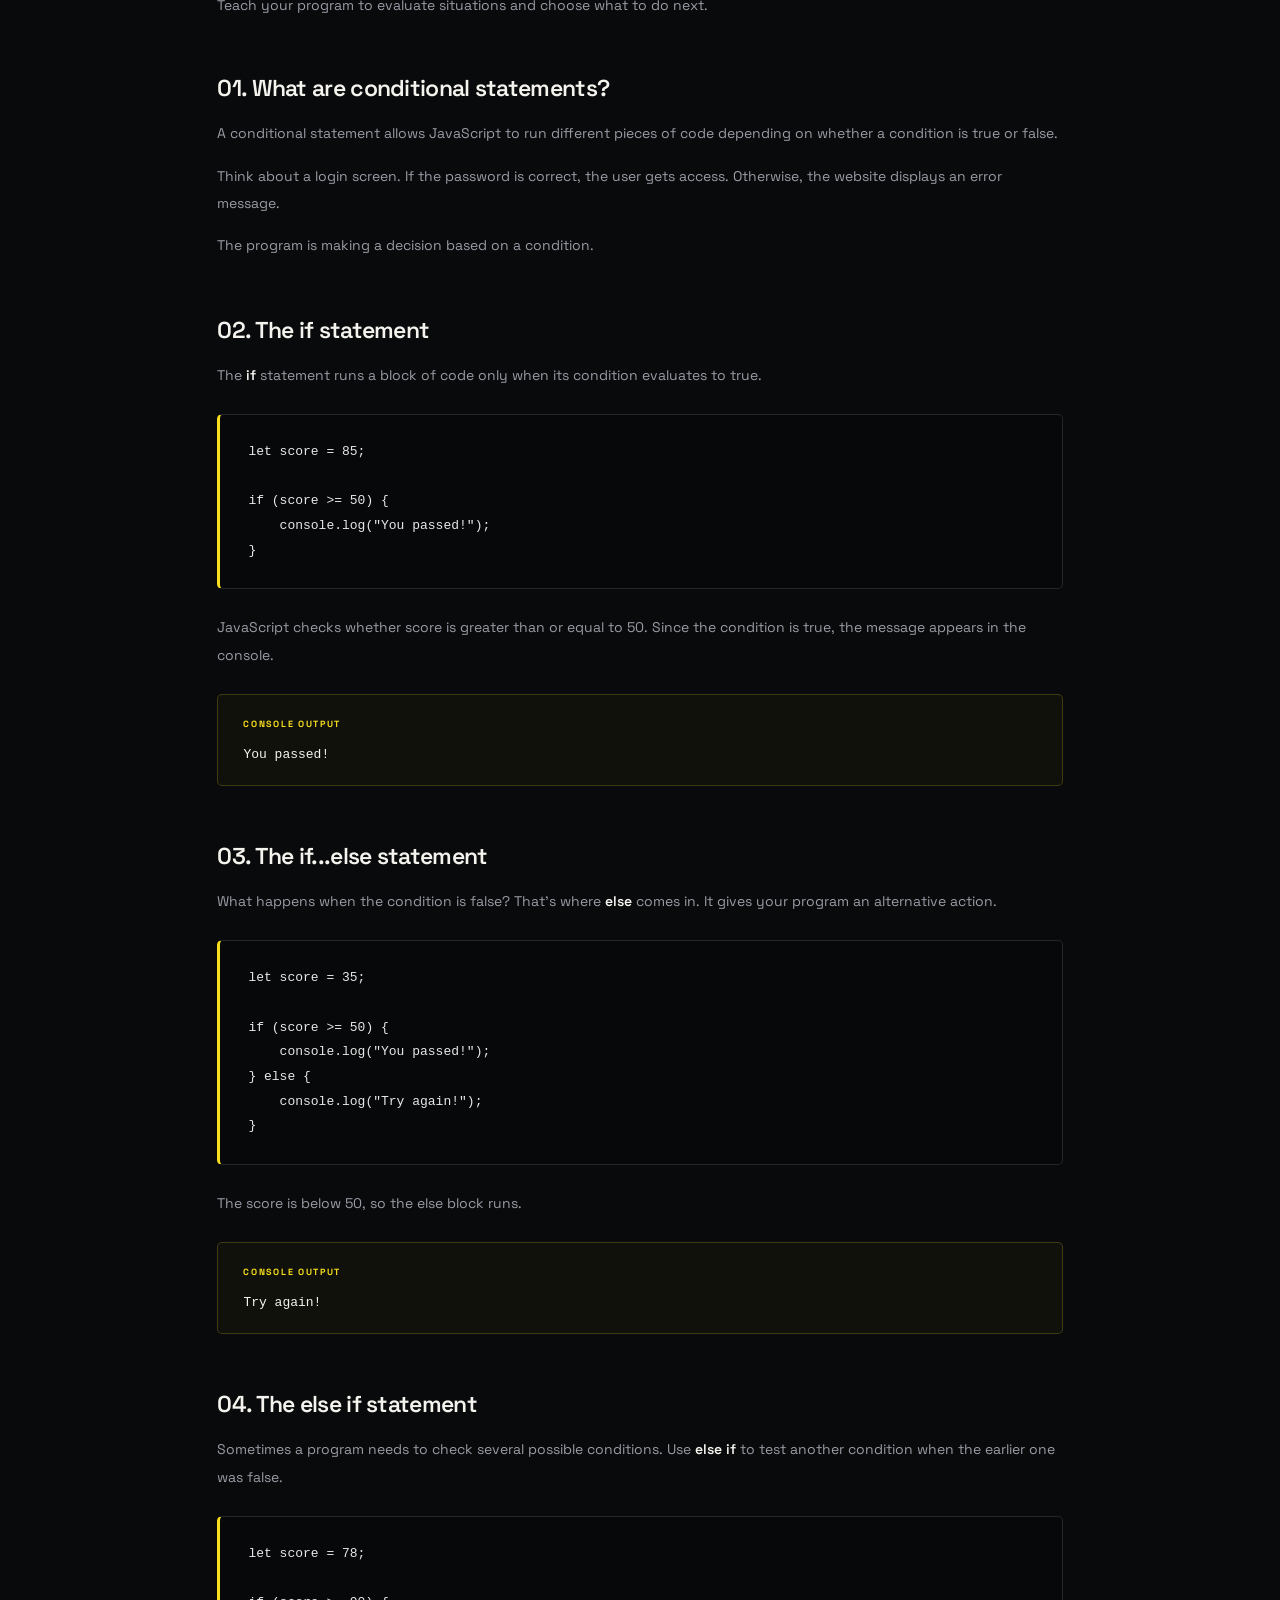
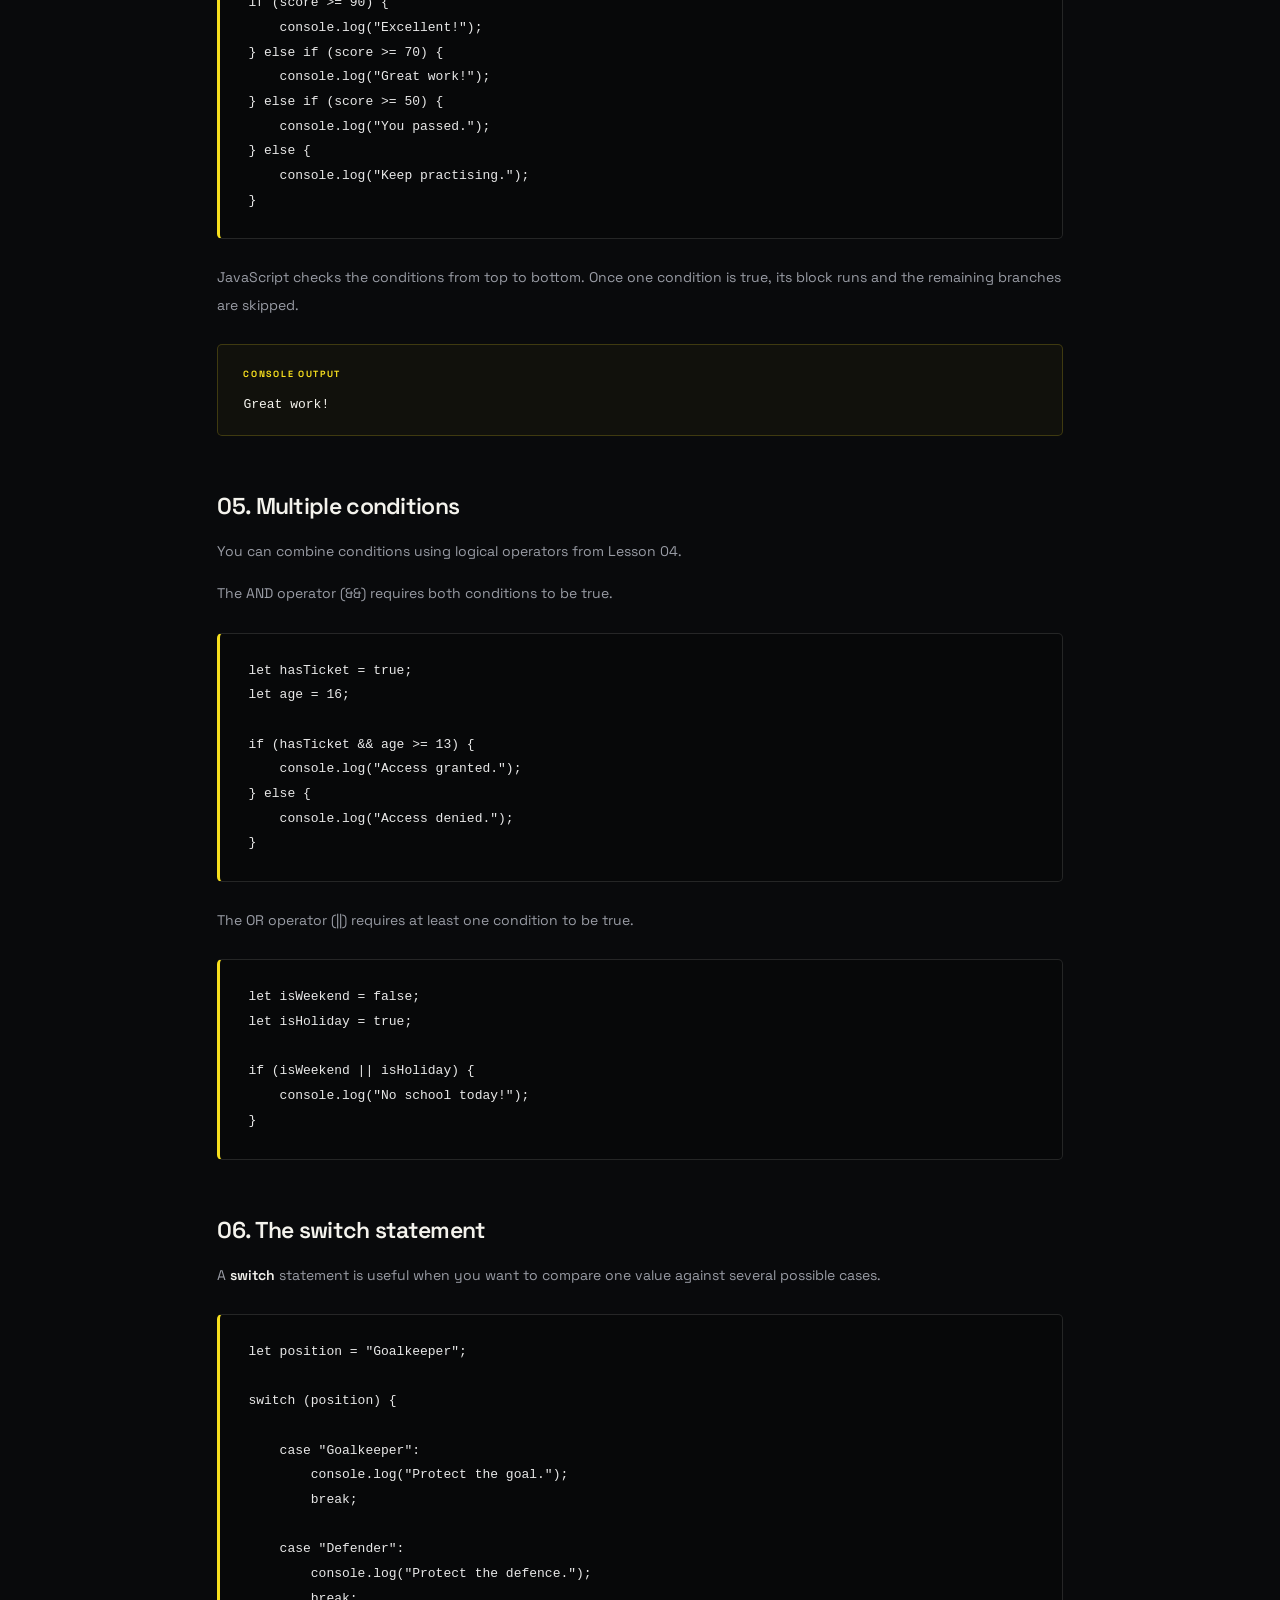
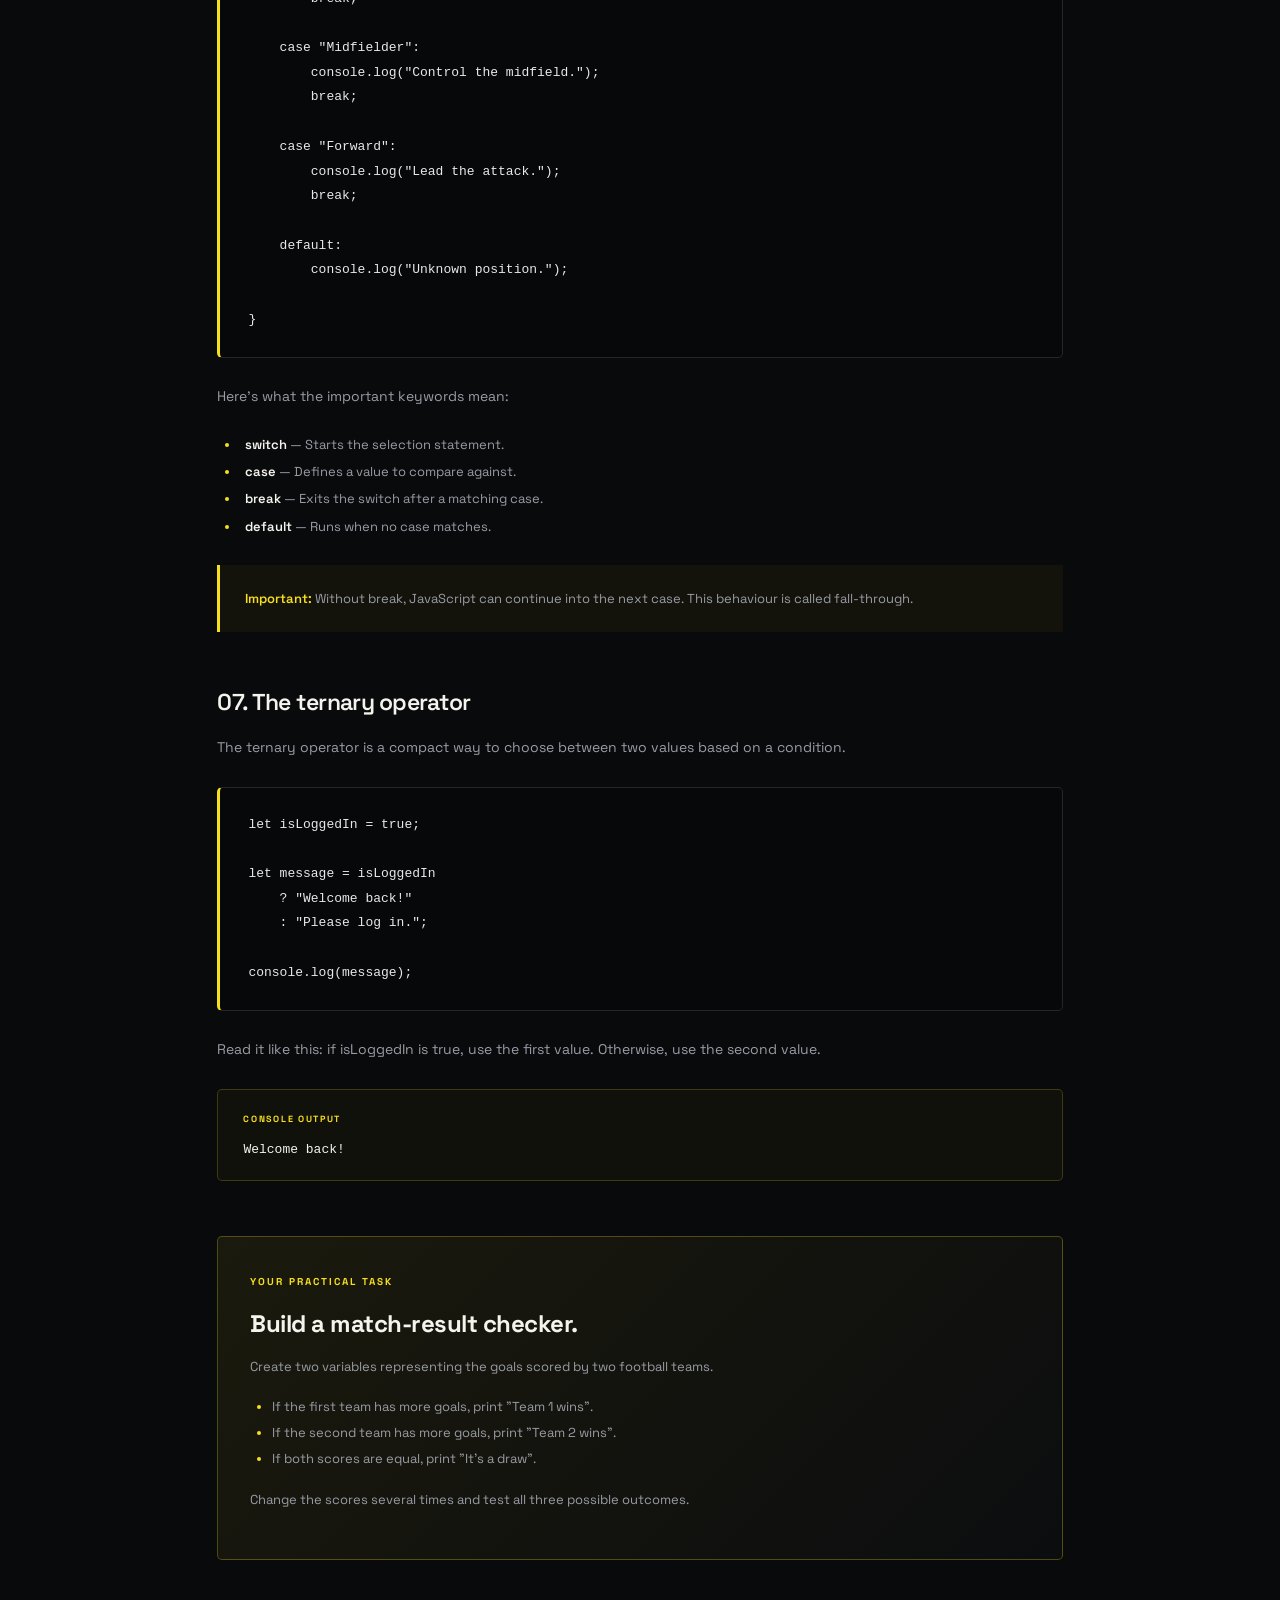
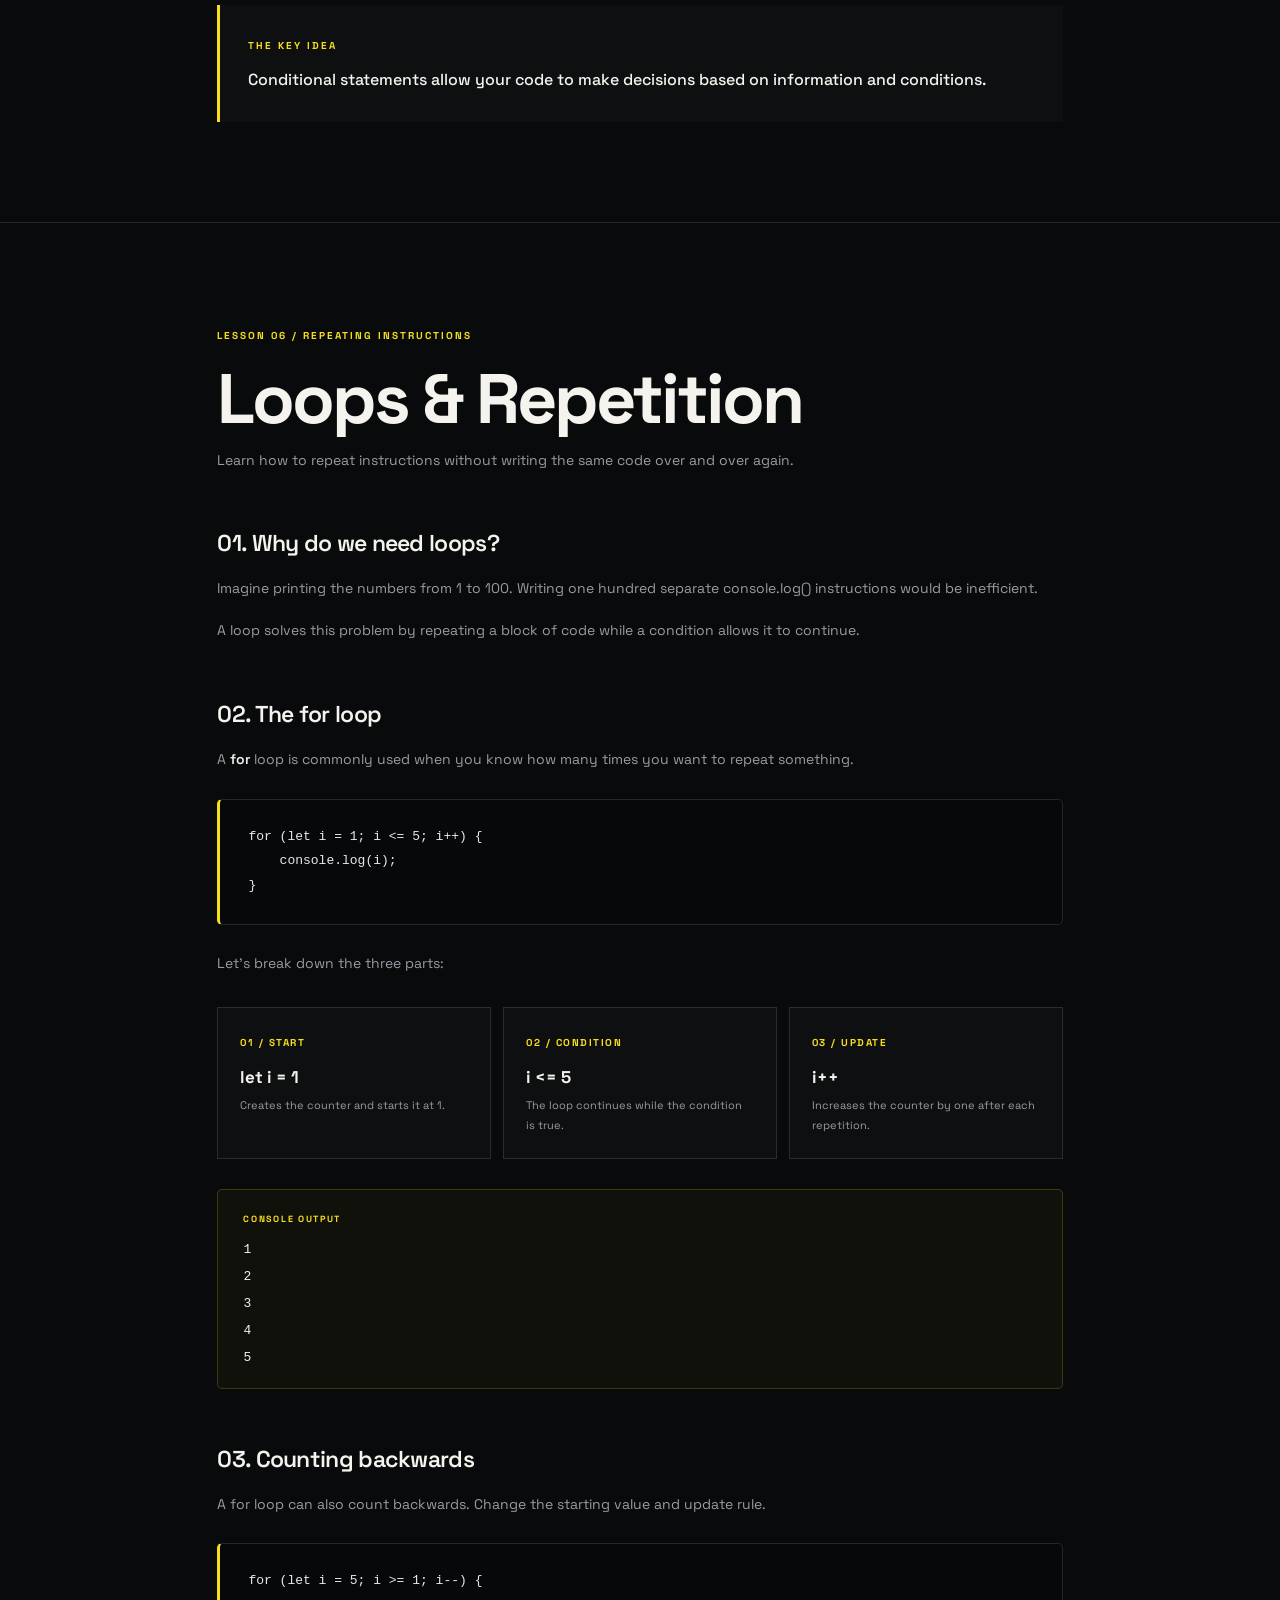
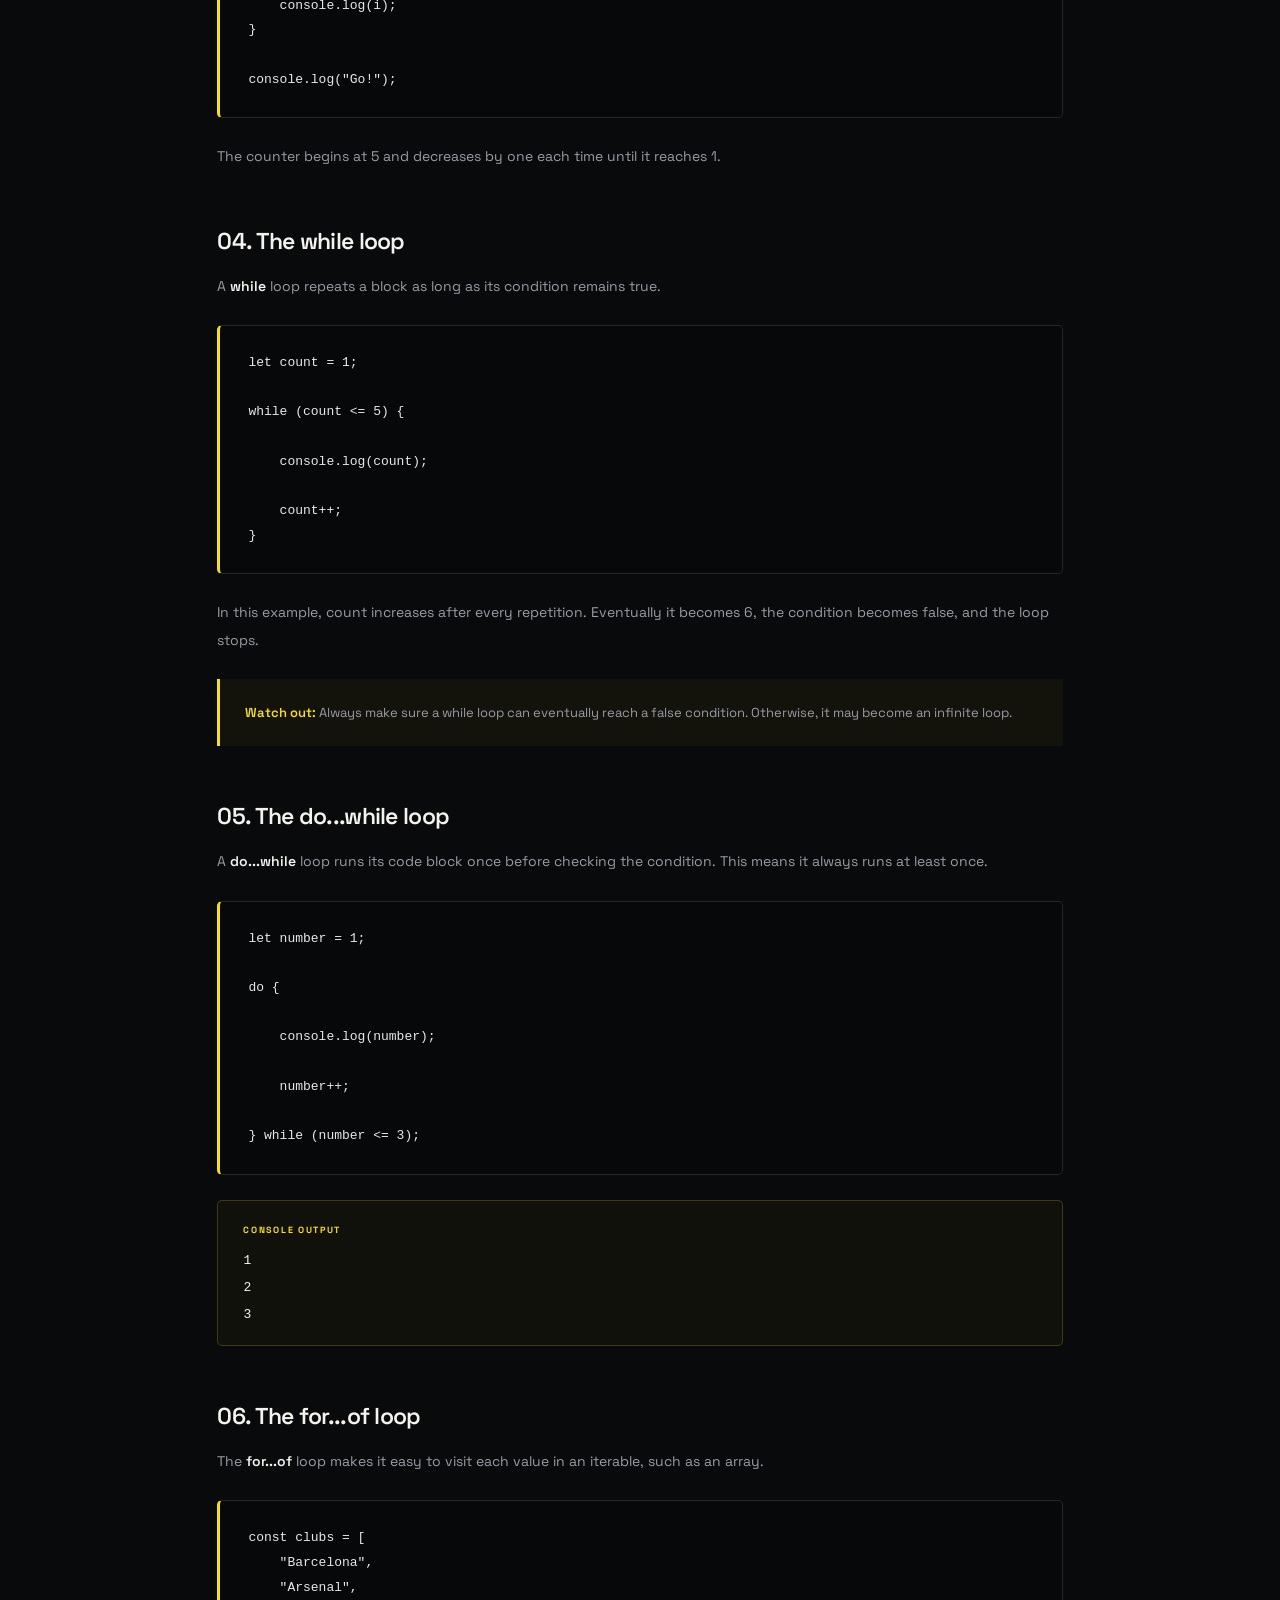
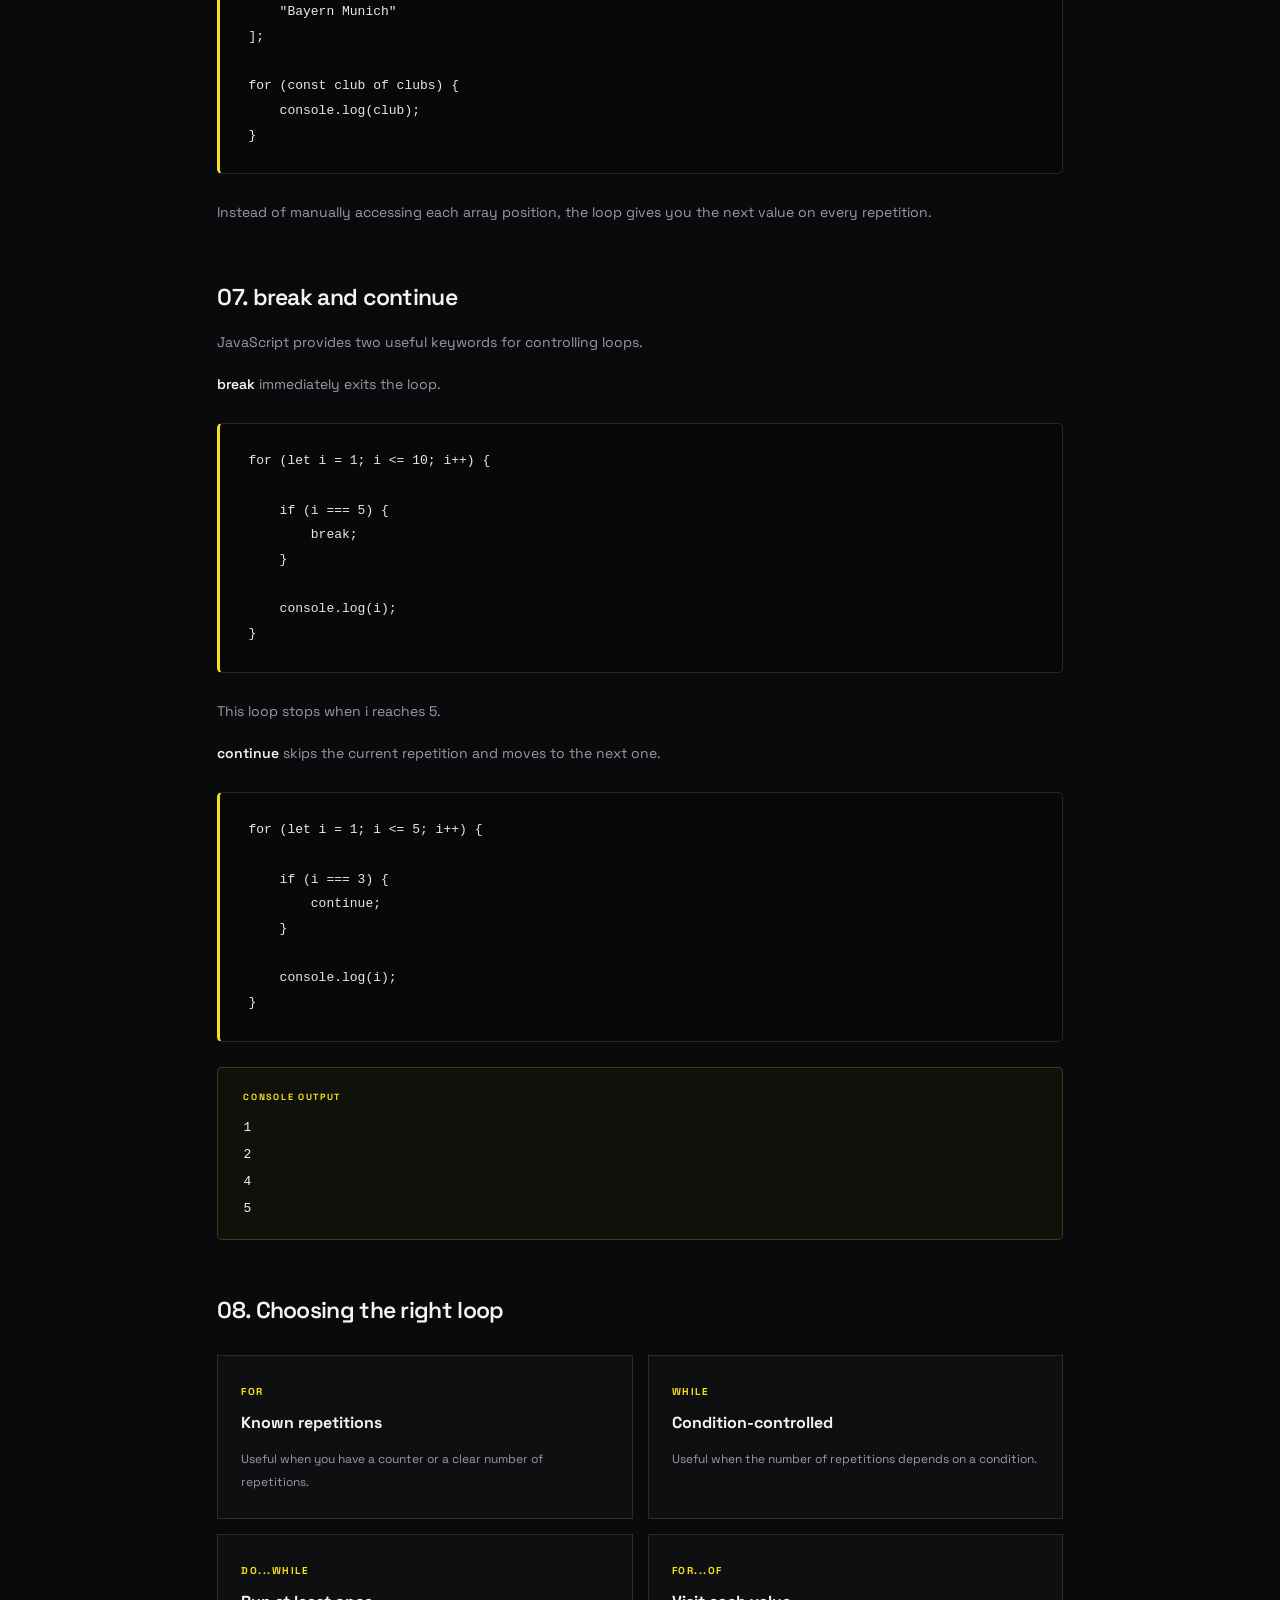
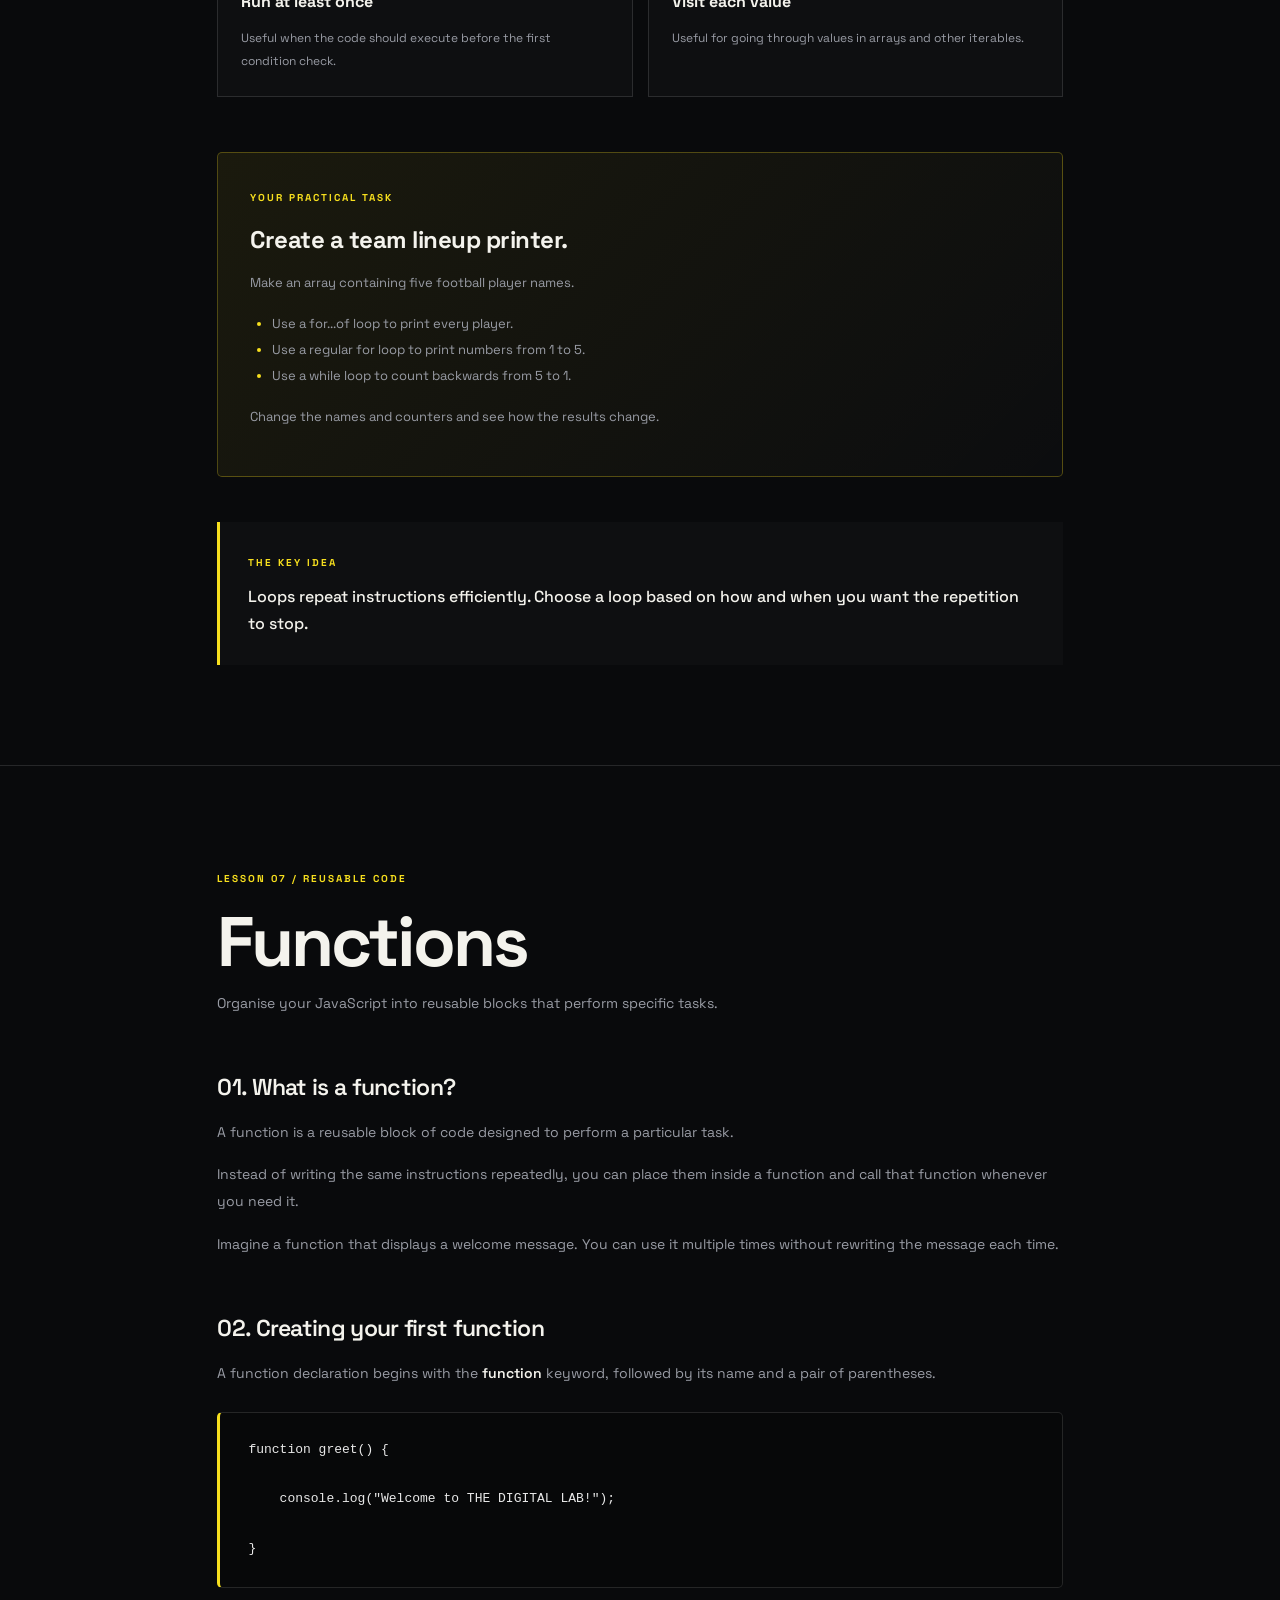
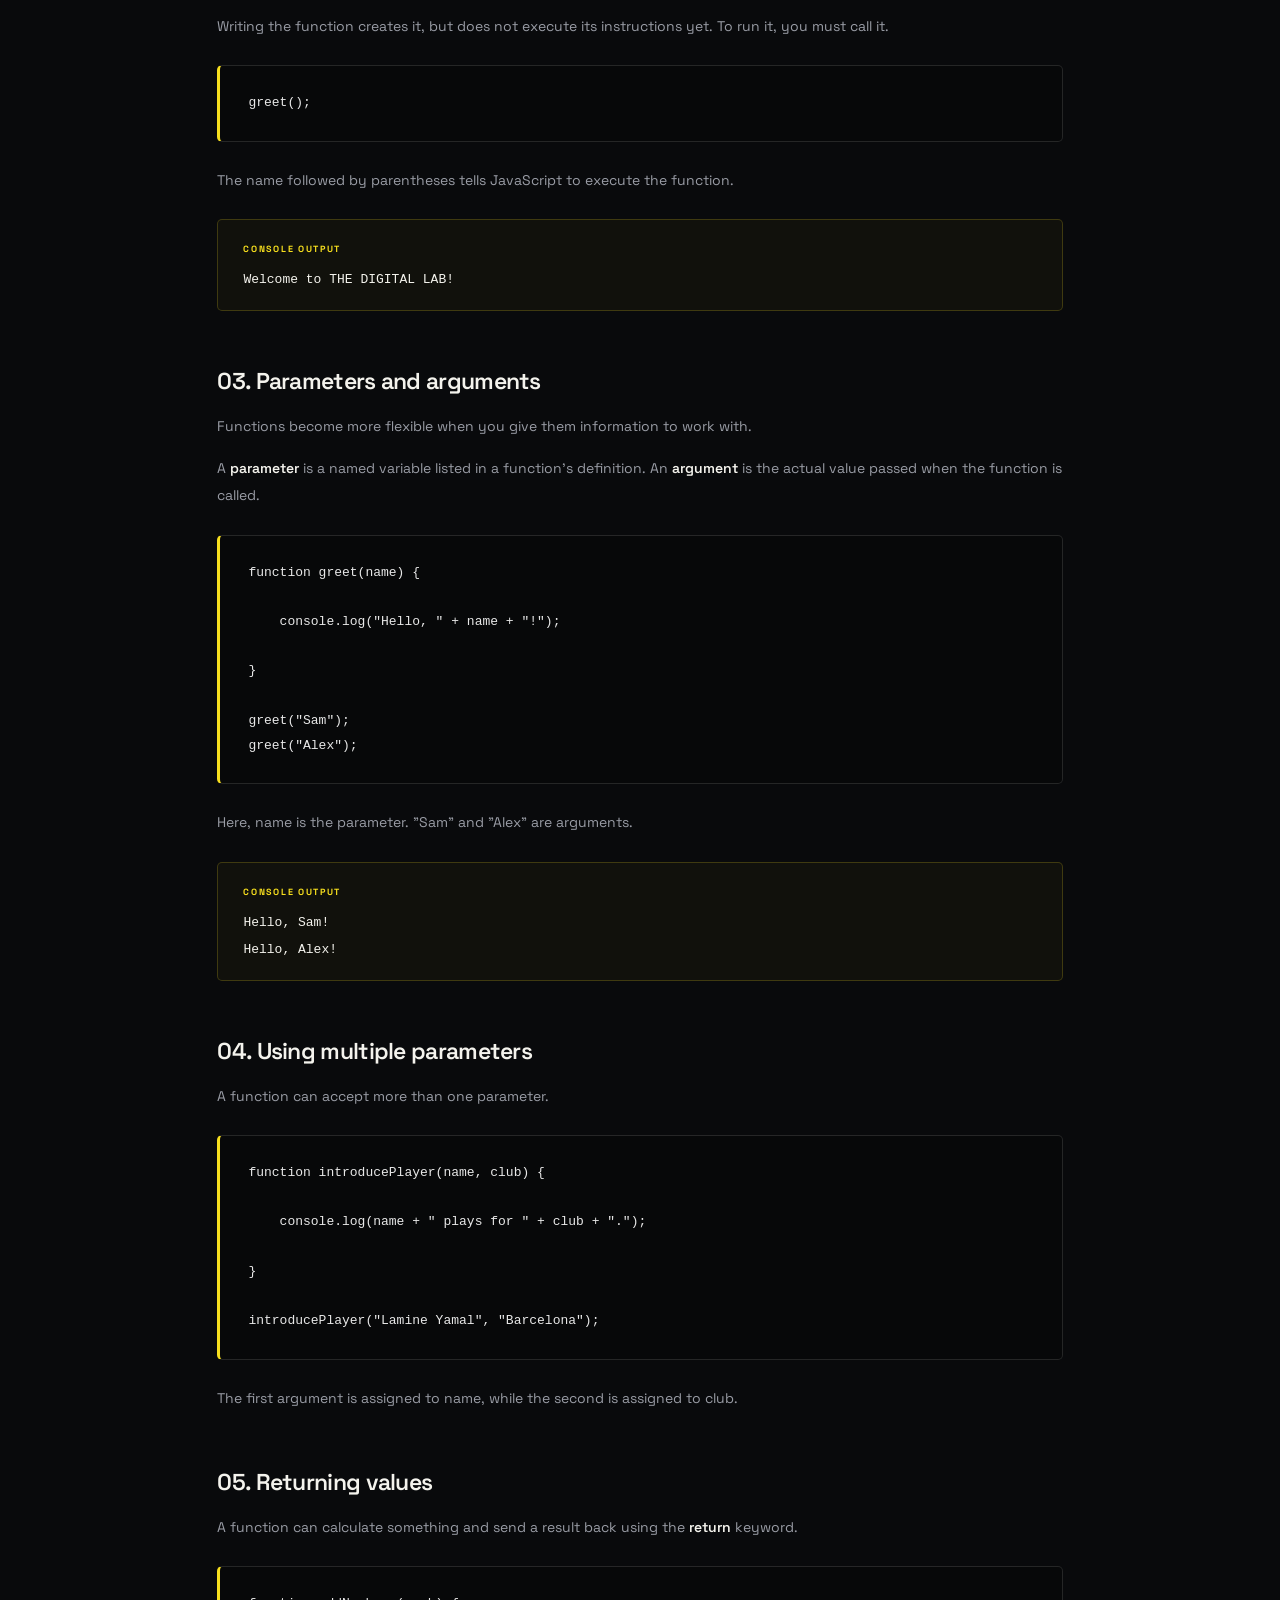
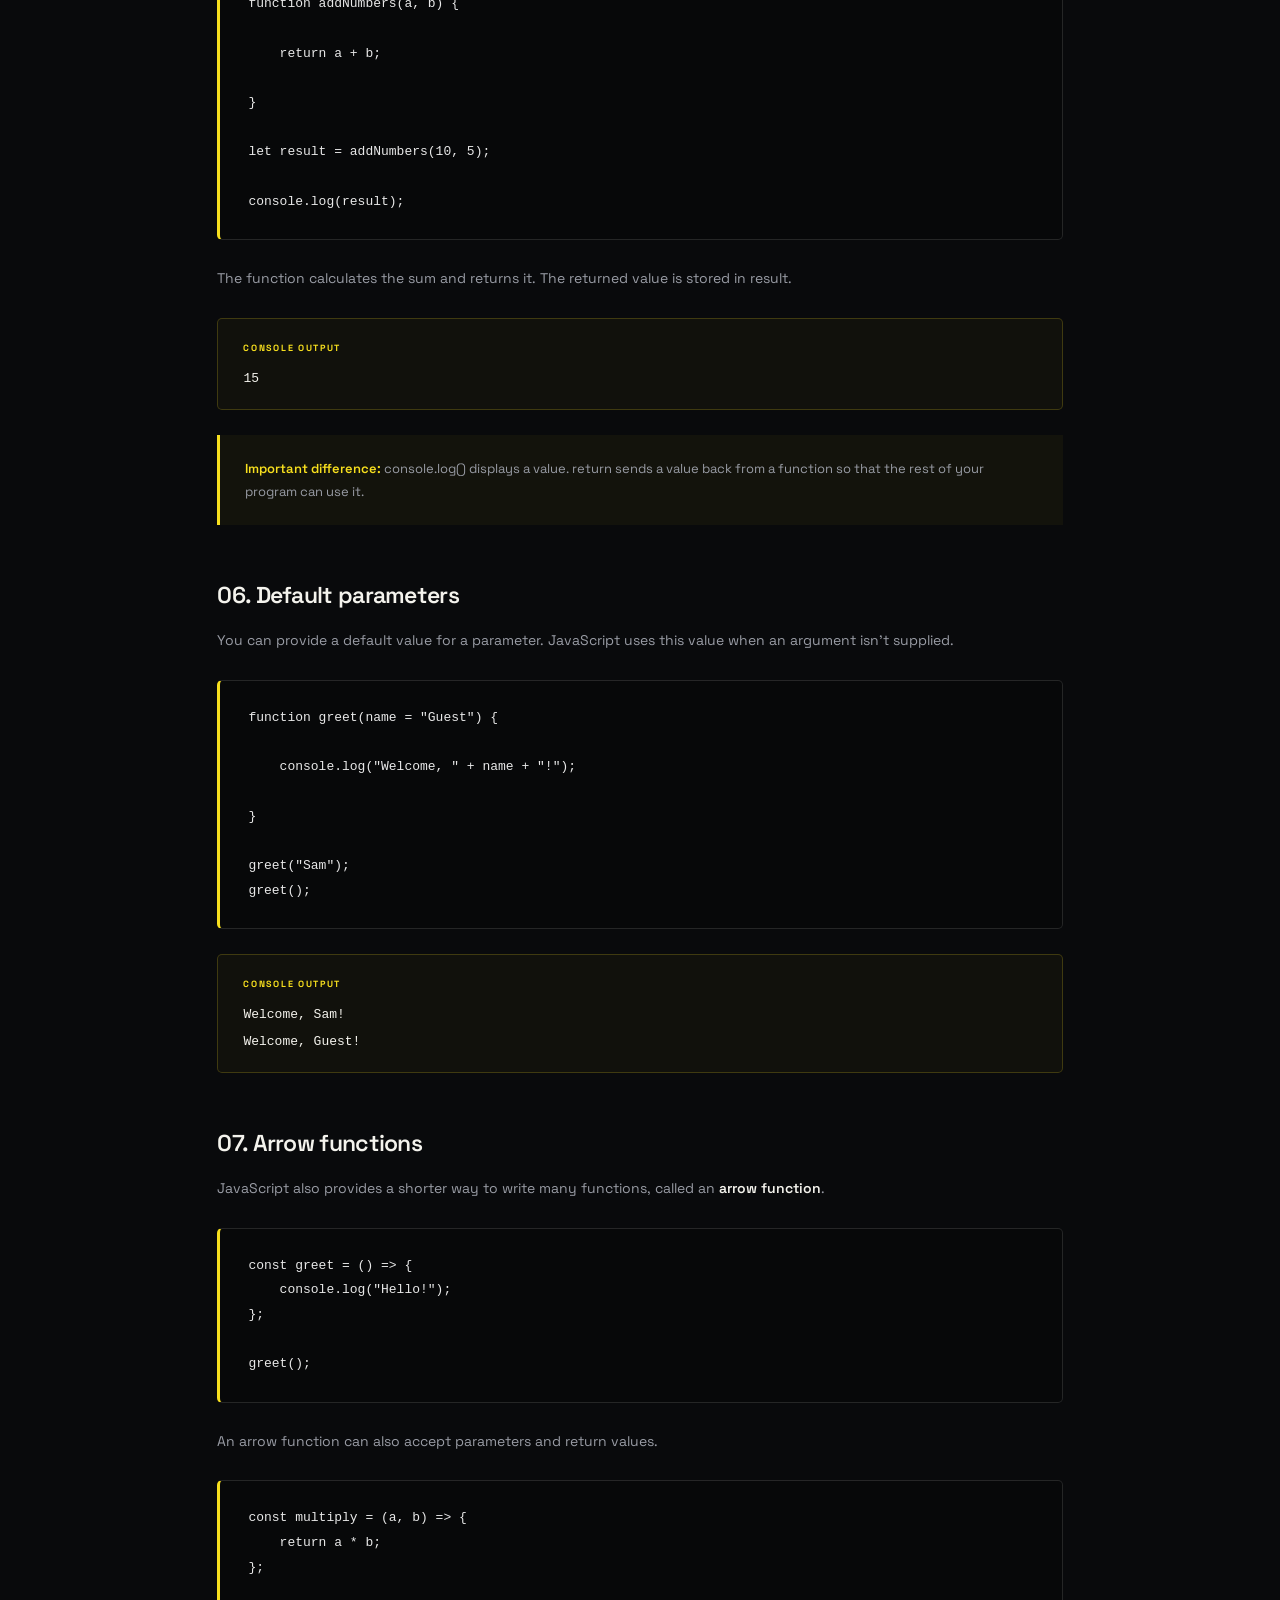
<file: JS stage 2.html>
<!DOCTYPE html>
<html lang="en">

<head>
    <meta charset="UTF-8">
    <meta name="viewport" content="width=device-width, initial-scale=1.0">

    <title>Stage 02 — Logic & Interaction | THE DIGITAL LAB</title>

    <link rel="stylesheet" href="style.css">
    <link rel="stylesheet" href="JS.css">
    <link rel="stylesheet" href="JS stage 2.css">
</head>

<body class="js-chapter js-learning-stage">

    <!-- ATMOSPHERE -->
    <div class="js-atmosphere"></div>


    <!-- NAVIGATION -->
    <nav class="js-stage-nav">

        <a href="JS.html" class="js-stage-brand">
            THE DIGITAL LAB <span>/ JAVASCRIPT</span>
        </a>

        <div class="js-stage-nav-links">
            <a href="JS.html">Chapter Overview</a>
            <a href="JS stage 1.html">Previous Stage</a>
        </div>

    </nav>


    <main>

        <!-- STAGE HERO -->
        <header class="js-stage-hero">

            <div class="js-stage-eyebrow">
                CHAPTER 003 / STAGE 02
            </div>

            <h1>
                LOGIC <span>& INTERACTION.</span>
            </h1>

            <p class="js-stage-description">
                Your code can now store information and work with values.
                But what happens when it needs to make a decision,
                repeat an action or respond to someone?
                Learn how to give your programs logic and behaviour.
            </p>

            <div class="js-stage-meta">
                <span>04 LESSONS</span>
                <span>02 STAGE</span>
                <span>BEGINNER → INTERMEDIATE</span>
            </div>

        </header>


        <!-- LESSON NAVIGATION -->
        <section class="js-stage-navigation">

            <div class="js-section-heading">

                <span>02 — YOUR LEARNING PATH</span>

                <h2>Four steps. Smarter code.</h2>

                <p>
                    Choose a lesson or work through the stage
                    from beginning to end.
                </p>

            </div>


            <div class="js-lesson-grid">

                <a href="#lesson-five" class="js-lesson-card">
                    <span class="js-lesson-number">05</span>

                    <div>
                        <h3>Conditional Statements</h3>
                        <p>
                            Teach your code to make decisions
                            using if, else and switch.
                        </p>
                    </div>

                    <span class="js-lesson-arrow">↗</span>
                </a>


                <a href="#lesson-six" class="js-lesson-card">
                    <span class="js-lesson-number">06</span>

                    <div>
                        <h3>Loops & Repetition</h3>
                        <p>
                            Repeat instructions with for,
                            while and other loop structures.
                        </p>
                    </div>

                    <span class="js-lesson-arrow">↗</span>
                </a>


                <a href="#lesson-seven" class="js-lesson-card">
                    <span class="js-lesson-number">07</span>

                    <div>
                        <h3>Functions</h3>
                        <p>
                            Organise code into reusable blocks
                            with parameters and return values.
                        </p>
                    </div>

                    <span class="js-lesson-arrow">↗</span>
                </a>


                <a href="#lesson-eight" class="js-lesson-card">
                    <span class="js-lesson-number">08</span>

                    <div>
                        <h3>Events & Event Listeners</h3>
                        <p>
                            Make websites react to clicks,
                            typing and other user actions.
                        </p>
                    </div>

                    <span class="js-lesson-arrow">↗</span>
                </a>

            </div>

        </section>



        <!-- =========================================
             LESSON 05
        ========================================== -->

        <section class="js-lesson-section" id="lesson-05">

            <span id="lesson-five" class="js-anchor-alias"></span>

            <div class="js-lesson-heading">

                <span>LESSON 05 / MAKING DECISIONS</span>

                <h2>Conditional Statements</h2>

                <p>
                    Teach your program to evaluate situations
                    and choose what to do next.
                </p>

            </div>


            <div class="js-lesson-content">

                <h3>01. What are conditional statements?</h3>

                <p>
                    A conditional statement allows JavaScript
                    to run different pieces of code depending
                    on whether a condition is true or false.
                </p>

                <p>
                    Think about a login screen.
                    If the password is correct, the user gets
                    access. Otherwise, the website displays
                    an error message.
                </p>

                <p>
                    The program is making a decision based
                    on a condition.
                </p>


                <h3>02. The if statement</h3>

                <p>
                    The <strong>if</strong> statement runs a block
                    of code only when its condition evaluates
                    to true.
                </p>

                <pre class="js-code-panel"><code>let score = 85;

if (score >= 50) {
    console.log("You passed!");
}</code></pre>

                <p>
                    JavaScript checks whether score is greater
                    than or equal to 50. Since the condition
                    is true, the message appears in the console.
                </p>

                <div class="js-output-panel">
                    <span>CONSOLE OUTPUT</span>
                    <code>You passed!</code>
                </div>


                <h3>03. The if...else statement</h3>

                <p>
                    What happens when the condition is false?
                    That's where <strong>else</strong> comes in.
                    It gives your program an alternative action.
                </p>

                <pre class="js-code-panel"><code>let score = 35;

if (score >= 50) {
    console.log("You passed!");
} else {
    console.log("Try again!");
}</code></pre>

                <p>
                    The score is below 50, so the else block runs.
                </p>

                <div class="js-output-panel">
                    <span>CONSOLE OUTPUT</span>
                    <code>Try again!</code>
                </div>


                <h3>04. The else if statement</h3>

                <p>
                    Sometimes a program needs to check several
                    possible conditions.
                    Use <strong>else if</strong> to test another
                    condition when the earlier one was false.
                </p>

                <pre class="js-code-panel"><code>let score = 78;

if (score >= 90) {
    console.log("Excellent!");
} else if (score >= 70) {
    console.log("Great work!");
} else if (score >= 50) {
    console.log("You passed.");
} else {
    console.log("Keep practising.");
}</code></pre>

                <p>
                    JavaScript checks the conditions from top
                    to bottom. Once one condition is true,
                    its block runs and the remaining branches
                    are skipped.
                </p>

                <div class="js-output-panel">
                    <span>CONSOLE OUTPUT</span>
                    <code>Great work!</code>
                </div>


                <h3>05. Multiple conditions</h3>

                <p>
                    You can combine conditions using logical
                    operators from Lesson 04.
                </p>

                <p>
                    The AND operator (&&) requires both
                    conditions to be true.
                </p>

                <pre class="js-code-panel"><code>let hasTicket = true;
let age = 16;

if (hasTicket && age >= 13) {
    console.log("Access granted.");
} else {
    console.log("Access denied.");
}</code></pre>

                <p>
                    The OR operator (||) requires at least
                    one condition to be true.
                </p>

                <pre class="js-code-panel"><code>let isWeekend = false;
let isHoliday = true;

if (isWeekend || isHoliday) {
    console.log("No school today!");
}</code></pre>


                <h3>06. The switch statement</h3>

                <p>
                    A <strong>switch</strong> statement is useful
                    when you want to compare one value against
                    several possible cases.
                </p>

                <pre class="js-code-panel"><code>let position = "Goalkeeper";

switch (position) {

    case "Goalkeeper":
        console.log("Protect the goal.");
        break;

    case "Defender":
        console.log("Protect the defence.");
        break;

    case "Midfielder":
        console.log("Control the midfield.");
        break;

    case "Forward":
        console.log("Lead the attack.");
        break;

    default:
        console.log("Unknown position.");

}</code></pre>

                <p>
                    Here's what the important keywords mean:
                </p>

                <ul class="js-lesson-list">
                    <li><strong>switch</strong> — Starts the selection statement.</li>
                    <li><strong>case</strong> — Defines a value to compare against.</li>
                    <li><strong>break</strong> — Exits the switch after a matching case.</li>
                    <li><strong>default</strong> — Runs when no case matches.</li>
                </ul>

                <div class="js-note-panel">
                    <strong>Important:</strong>
                    Without break, JavaScript can continue into
                    the next case. This behaviour is called
                    fall-through.
                </div>


                <h3>07. The ternary operator</h3>

                <p>
                    The ternary operator is a compact way to
                    choose between two values based on a condition.
                </p>

                <pre class="js-code-panel"><code>let isLoggedIn = true;

let message = isLoggedIn
    ? "Welcome back!"
    : "Please log in.";

console.log(message);</code></pre>

                <p>
                    Read it like this:
                    if isLoggedIn is true, use the first value.
                    Otherwise, use the second value.
                </p>

                <div class="js-output-panel">
                    <span>CONSOLE OUTPUT</span>
                    <code>Welcome back!</code>
                </div>


                <div class="js-task-panel">

                    <span>YOUR PRACTICAL TASK</span>

                    <h4>Build a match-result checker.</h4>

                    <p>
                        Create two variables representing
                        the goals scored by two football teams.
                    </p>

                    <ul>
                        <li>If the first team has more goals, print "Team 1 wins".</li>
                        <li>If the second team has more goals, print "Team 2 wins".</li>
                        <li>If both scores are equal, print "It's a draw".</li>
                    </ul>

                    <p>
                        Change the scores several times and
                        test all three possible outcomes.
                    </p>

                </div>


                <div class="js-lesson-takeaway">
                    <span>THE KEY IDEA</span>
                    <p>
                        Conditional statements allow your code
                        to make decisions based on information
                        and conditions.
                    </p>
                </div>

            </div>

        </section>



        <!-- =========================================
             LESSON 06
        ========================================== -->

        <section class="js-lesson-section" id="lesson-06">

            <span id="lesson-six" class="js-anchor-alias"></span>

            <div class="js-lesson-heading">

                <span>LESSON 06 / REPEATING INSTRUCTIONS</span>

                <h2>Loops & Repetition</h2>

                <p>
                    Learn how to repeat instructions without
                    writing the same code over and over again.
                </p>

            </div>


            <div class="js-lesson-content">

                <h3>01. Why do we need loops?</h3>

                <p>
                    Imagine printing the numbers from 1 to 100.
                    Writing one hundred separate console.log()
                    instructions would be inefficient.
                </p>

                <p>
                    A loop solves this problem by repeating a
                    block of code while a condition allows it
                    to continue.
                </p>


                <h3>02. The for loop</h3>

                <p>
                    A <strong>for</strong> loop is commonly used
                    when you know how many times you want to
                    repeat something.
                </p>

                <pre class="js-code-panel"><code>for (let i = 1; i <= 5; i++) {
    console.log(i);
}</code></pre>

                <p>
                    Let's break down the three parts:
                </p>

                <div class="js-concept-panel">

                    <div>
                        <span>01 / START</span>
                        <h4>let i = 1</h4>
                        <p>
                            Creates the counter and
                            starts it at 1.
                        </p>
                    </div>

                    <div>
                        <span>02 / CONDITION</span>
                        <h4>i <= 5</h4>
                        <p>
                            The loop continues while
                            the condition is true.
                        </p>
                    </div>

                    <div>
                        <span>03 / UPDATE</span>
                        <h4>i++</h4>
                        <p>
                            Increases the counter
                            by one after each repetition.
                        </p>
                    </div>

                </div>

                <div class="js-output-panel">
                    <span>CONSOLE OUTPUT</span>
                    <code>1</code>
                    <code>2</code>
                    <code>3</code>
                    <code>4</code>
                    <code>5</code>
                </div>


                <h3>03. Counting backwards</h3>

                <p>
                    A for loop can also count backwards.
                    Change the starting value and update rule.
                </p>

                <pre class="js-code-panel"><code>for (let i = 5; i >= 1; i--) {
    console.log(i);
}

console.log("Go!");</code></pre>

                <p>
                    The counter begins at 5 and decreases
                    by one each time until it reaches 1.
                </p>


                <h3>04. The while loop</h3>

                <p>
                    A <strong>while</strong> loop repeats a block
                    as long as its condition remains true.
                </p>

                <pre class="js-code-panel"><code>let count = 1;

while (count <= 5) {

    console.log(count);

    count++;
}</code></pre>

                <p>
                    In this example, count increases after
                    every repetition. Eventually it becomes 6,
                    the condition becomes false, and the loop stops.
                </p>

                <div class="js-note-panel">
                    <strong>Watch out:</strong>
                    Always make sure a while loop can eventually
                    reach a false condition. Otherwise, it may
                    become an infinite loop.
                </div>


                <h3>05. The do...while loop</h3>

                <p>
                    A <strong>do...while</strong> loop runs its
                    code block once before checking the condition.
                    This means it always runs at least once.
                </p>

                <pre class="js-code-panel"><code>let number = 1;

do {

    console.log(number);

    number++;

} while (number <= 3);</code></pre>

                <div class="js-output-panel">
                    <span>CONSOLE OUTPUT</span>
                    <code>1</code>
                    <code>2</code>
                    <code>3</code>
                </div>


                <h3>06. The for...of loop</h3>

                <p>
                    The <strong>for...of</strong> loop makes it
                    easy to visit each value in an iterable,
                    such as an array.
                </p>

                <pre class="js-code-panel"><code>const clubs = [
    "Barcelona",
    "Arsenal",
    "Bayern Munich"
];

for (const club of clubs) {
    console.log(club);
}</code></pre>

                <p>
                    Instead of manually accessing each array
                    position, the loop gives you the next value
                    on every repetition.
                </p>


                <h3>07. break and continue</h3>

                <p>
                    JavaScript provides two useful keywords
                    for controlling loops.
                </p>

                <p>
                    <strong>break</strong> immediately exits
                    the loop.
                </p>

                <pre class="js-code-panel"><code>for (let i = 1; i <= 10; i++) {

    if (i === 5) {
        break;
    }

    console.log(i);
}</code></pre>

                <p>
                    This loop stops when i reaches 5.
                </p>

                <p>
                    <strong>continue</strong> skips the current
                    repetition and moves to the next one.
                </p>

                <pre class="js-code-panel"><code>for (let i = 1; i <= 5; i++) {

    if (i === 3) {
        continue;
    }

    console.log(i);
}</code></pre>

                <div class="js-output-panel">
                    <span>CONSOLE OUTPUT</span>
                    <code>1</code>
                    <code>2</code>
                    <code>4</code>
                    <code>5</code>
                </div>


                <h3>08. Choosing the right loop</h3>

                <div class="js-comparison-panel">

                    <div>
                        <span>FOR</span>
                        <h4>Known repetitions</h4>
                        <p>
                            Useful when you have a counter
                            or a clear number of repetitions.
                        </p>
                    </div>

                    <div>
                        <span>WHILE</span>
                        <h4>Condition-controlled</h4>
                        <p>
                            Useful when the number of repetitions
                            depends on a condition.
                        </p>
                    </div>

                    <div>
                        <span>DO...WHILE</span>
                        <h4>Run at least once</h4>
                        <p>
                            Useful when the code should execute
                            before the first condition check.
                        </p>
                    </div>

                    <div>
                        <span>FOR...OF</span>
                        <h4>Visit each value</h4>
                        <p>
                            Useful for going through values
                            in arrays and other iterables.
                        </p>
                    </div>

                </div>


                <div class="js-task-panel">

                    <span>YOUR PRACTICAL TASK</span>

                    <h4>Create a team lineup printer.</h4>

                    <p>
                        Make an array containing five football
                        player names.
                    </p>

                    <ul>
                        <li>Use a for...of loop to print every player.</li>
                        <li>Use a regular for loop to print numbers from 1 to 5.</li>
                        <li>Use a while loop to count backwards from 5 to 1.</li>
                    </ul>

                    <p>
                        Change the names and counters and see
                        how the results change.
                    </p>

                </div>


                <div class="js-lesson-takeaway">
                    <span>THE KEY IDEA</span>
                    <p>
                        Loops repeat instructions efficiently.
                        Choose a loop based on how and when
                        you want the repetition to stop.
                    </p>
                </div>

            </div>

        </section>



        <!-- =========================================
             LESSON 07
        ========================================== -->

        <section class="js-lesson-section" id="lesson-07">

            <span id="lesson-seven" class="js-anchor-alias"></span>

            <div class="js-lesson-heading">

                <span>LESSON 07 / REUSABLE CODE</span>

                <h2>Functions</h2>

                <p>
                    Organise your JavaScript into reusable
                    blocks that perform specific tasks.
                </p>

            </div>


            <div class="js-lesson-content">

                <h3>01. What is a function?</h3>

                <p>
                    A function is a reusable block of code
                    designed to perform a particular task.
                </p>

                <p>
                    Instead of writing the same instructions
                    repeatedly, you can place them inside a
                    function and call that function whenever
                    you need it.
                </p>

                <p>
                    Imagine a function that displays a welcome
                    message. You can use it multiple times
                    without rewriting the message each time.
                </p>


                <h3>02. Creating your first function</h3>

                <p>
                    A function declaration begins with the
                    <strong>function</strong> keyword, followed
                    by its name and a pair of parentheses.
                </p>

                <pre class="js-code-panel"><code>function greet() {

    console.log("Welcome to THE DIGITAL LAB!");

}</code></pre>

                <p>
                    Writing the function creates it, but does
                    not execute its instructions yet.
                    To run it, you must call it.
                </p>

                <pre class="js-code-panel"><code>greet();</code></pre>

                <p>
                    The name followed by parentheses tells
                    JavaScript to execute the function.
                </p>

                <div class="js-output-panel">
                    <span>CONSOLE OUTPUT</span>
                    <code>Welcome to THE DIGITAL LAB!</code>
                </div>


                <h3>03. Parameters and arguments</h3>

                <p>
                    Functions become more flexible when you
                    give them information to work with.
                </p>

                <p>
                    A <strong>parameter</strong> is a named
                    variable listed in a function's definition.
                    An <strong>argument</strong> is the actual
                    value passed when the function is called.
                </p>

                <pre class="js-code-panel"><code>function greet(name) {

    console.log("Hello, " + name + "!");

}

greet("Sam");
greet("Alex");</code></pre>

                <p>
                    Here, name is the parameter.
                    "Sam" and "Alex" are arguments.
                </p>

                <div class="js-output-panel">
                    <span>CONSOLE OUTPUT</span>
                    <code>Hello, Sam!</code>
                    <code>Hello, Alex!</code>
                </div>


                <h3>04. Using multiple parameters</h3>

                <p>
                    A function can accept more than one
                    parameter.
                </p>

                <pre class="js-code-panel"><code>function introducePlayer(name, club) {

    console.log(name + " plays for " + club + ".");

}

introducePlayer("Lamine Yamal", "Barcelona");</code></pre>

                <p>
                    The first argument is assigned to name,
                    while the second is assigned to club.
                </p>


                <h3>05. Returning values</h3>

                <p>
                    A function can calculate something and
                    send a result back using the
                    <strong>return</strong> keyword.
                </p>

                <pre class="js-code-panel"><code>function addNumbers(a, b) {

    return a + b;

}

let result = addNumbers(10, 5);

console.log(result);</code></pre>

                <p>
                    The function calculates the sum and returns
                    it. The returned value is stored in result.
                </p>

                <div class="js-output-panel">
                    <span>CONSOLE OUTPUT</span>
                    <code>15</code>
                </div>

                <div class="js-note-panel">
                    <strong>Important difference:</strong>
                    console.log() displays a value.
                    return sends a value back from a function
                    so that the rest of your program can use it.
                </div>


                <h3>06. Default parameters</h3>

                <p>
                    You can provide a default value for a
                    parameter. JavaScript uses this value
                    when an argument isn't supplied.
                </p>

                <pre class="js-code-panel"><code>function greet(name = "Guest") {

    console.log("Welcome, " + name + "!");

}

greet("Sam");
greet();</code></pre>

                <div class="js-output-panel">
                    <span>CONSOLE OUTPUT</span>
                    <code>Welcome, Sam!</code>
                    <code>Welcome, Guest!</code>
                </div>


                <h3>07. Arrow functions</h3>

                <p>
                    JavaScript also provides a shorter way
                    to write many functions, called an
                    <strong>arrow function</strong>.
                </p>

                <pre class="js-code-panel"><code>const greet = () => {
    console.log("Hello!");
};

greet();</code></pre>

                <p>
                    An arrow function can also accept
                    parameters and return values.
                </p>

                <pre class="js-code-panel"><code>const multiply = (a, b) => {
    return a * b;
};

console.log(multiply(4, 5));</code></pre>

                <p>
                    For a simple expression, you can write
                    an even shorter version:
                </p>

                <pre class="js-code-panel"><code>const multiply = (a, b) => a * b;

console.log(multiply(4, 5));</code></pre>

                <p>
                    When an arrow function has a single
                    expression and no curly braces,
                    that expression is returned automatically.
                </p>


                <h3>08. Why functions matter</h3>

                <p>
                    Functions make programs easier to organise,
                    understand, test and reuse.
                </p>

                <pre class="js-code-panel"><code>function calculateMatchPoints(wins, draws) {

    const winPoints = wins * 3;
    const drawPoints = draws * 1;

    return winPoints + drawPoints;

}

const points = calculateMatchPoints(5, 2);

console.log(points);</code></pre>

                <p>
                    This function calculates a team's league
                    points using three points for each win
                    and one point for each draw.
                </p>

                <div class="js-output-panel">
                    <span>CONSOLE OUTPUT</span>
                    <code>17</code>
                </div>


                <div class="js-task-panel">

                    <span>YOUR PRACTICAL TASK</span>

                    <h4>Build a mini calculator.</h4>

                    <p>
                        Create separate functions that:
                    </p>

                    <ul>
                        <li>Add two numbers.</li>
                        <li>Subtract one number from another.</li>
                        <li>Multiply two numbers.</li>
                        <li>Divide one number by another.</li>
                    </ul>

                    <p>
                        Each function should accept two parameters
                        and return its calculated result.
                        Call each function and print the result.
                    </p>

                </div>


                <div class="js-lesson-takeaway">
                    <span>THE KEY IDEA</span>
                    <p>
                        Functions package instructions into
                        reusable blocks. Parameters provide
                        input, and return sends results back.
                    </p>
                </div>

            </div>

        </section>



        <!-- =========================================
             LESSON 08
        ========================================== -->

        <section class="js-lesson-section" id="lesson-08">

            <span id="lesson-eight" class="js-anchor-alias"></span>

            <div class="js-lesson-heading">

                <span>LESSON 08 / RESPONDING TO USERS</span>

                <h2>Events & Event Listeners</h2>

                <p>
                    Learn how to make websites respond when
                    people click, type, submit forms and interact
                    with webpage elements.
                </p>

            </div>


            <div class="js-lesson-content">

                <h3>01. What is an event?</h3>

                <p>
                    An event is an action or occurrence that
                    happens in the browser.
                    It can be caused by a person interacting
                    with a webpage or by something happening
                    in the browser itself.
                </p>

                <p>Examples of common events include:</p>

                <ul class="js-lesson-list">
                    <li>Clicking a button.</li>
                    <li>Typing into an input field.</li>
                    <li>Submitting a form.</li>
                    <li>Moving a mouse over an element.</li>
                    <li>Pressing a keyboard key.</li>
                </ul>


                <h3>02. What is an event listener?</h3>

                <p>
                    An event listener waits for a particular
                    event to happen on an element.
                    When that event occurs, JavaScript runs
                    a function that you've connected to it.
                </p>

                <p>
                    The method used most often is
                    <strong>addEventListener()</strong>.
                </p>

                <pre class="js-code-panel"><code>button.addEventListener("click", function() {

    console.log("Button clicked!");

});</code></pre>

                <p>
                    This tells the browser to run the function
                    whenever the button receives a click event.
                </p>


                <h3>03. Connecting a button to JavaScript</h3>

                <p>
                    First, create a button in your HTML document.
                    Give it an ID so JavaScript can find it.
                </p>

                <pre class="js-code-panel"><code>&lt;button id="hello-button"&gt;
    Click Me
&lt;/button&gt;</code></pre>

                <p>
                    Next, find the button in JavaScript using
                    <strong>document.querySelector()</strong>.
                    We'll explore the DOM in much more depth
                    in Stage 03.
                </p>

                <pre class="js-code-panel"><code>const button = document.querySelector("#hello-button");

button.addEventListener("click", function() {

    alert("Hello from JavaScript!");

});</code></pre>

                <p>
                    When someone clicks the button,
                    the browser displays an alert.
                </p>

                <div class="js-note-panel">
                    <strong>Remember:</strong>
                    The HTML element must exist before your
                    JavaScript tries to use it.
                    One easy approach is to load an external
                    script with the defer attribute.
                </div>


                <h3>04. Common event types</h3>

                <div class="js-operator-table">

                    <div>
                        <strong>click</strong>
                        <span>Mouse click</span>
                        <code>button.addEventListener("click", ...)</code>
                    </div>

                    <div>
                        <strong>input</strong>
                        <span>Input value changes</span>
                        <code>input.addEventListener("input", ...)</code>
                    </div>

                    <div>
                        <strong>submit</strong>
                        <span>Form submission</span>
                        <code>form.addEventListener("submit", ...)</code>
                    </div>

                    <div>
                        <strong>keydown</strong>
                        <span>Keyboard key pressed</span>
                        <code>document.addEventListener("keydown", ...)</code>
                    </div>

                    <div>
                        <strong>mouseover</strong>
                        <span>Pointer enters an element</span>
                        <code>element.addEventListener("mouseover", ...)</code>
                    </div>

                </div>


                <h3>05. Responding to typed input</h3>

                <p>
                    You can listen for changes in an input field.
                    The input event fires as the user changes
                    its value.
                </p>

                <p>Start with this HTML:</p>

                <pre class="js-code-panel"><code>&lt;input id="name-input" type="text" placeholder="Enter your name"&gt;

&lt;p id="live-output"&gt;Your name will appear here.&lt;/p&gt;</code></pre>

                <p>Now add this JavaScript:</p>

                <pre class="js-code-panel"><code>const nameInput = document.querySelector("#name-input");

const output = document.querySelector("#live-output");

nameInput.addEventListener("input", function(event) {

    output.textContent = event.target.value;

});</code></pre>

                <p>
                    Every time the input value changes,
                    the event listener runs.
                    The typed text is then placed inside
                    the paragraph.
                </p>


                <h3>06. Understanding the event object</h3>

                <p>
                    When an event occurs, the browser can pass
                    useful information about it to your function.
                    This information is available through an
                    event object, often named
                    <strong>event</strong> or <strong>e</strong>.
                </p>

                <pre class="js-code-panel"><code>button.addEventListener("click", function(event) {

    console.log(event);

});</code></pre>

                <p>
                    The event object includes information
                    about what happened and which element
                    triggered the event.
                </p>

                <p>
                    For example, event.target refers to
                    the element that triggered the event.
                </p>


                <h3>07. Working with form submissions</h3>

                <p>
                    Forms often submit information.
                    You can listen for the submit event
                    and control what happens next.
                </p>

                <pre class="js-code-panel"><code>const form = document.querySelector("#signup-form");

form.addEventListener("submit", function(event) {

    event.preventDefault();

    console.log("Form submitted!");

});</code></pre>

                <p>
                    The method <strong>preventDefault()</strong>
                    stops the browser's normal action for that
                    event. In this example, it prevents the
                    form's default submission behaviour.
                </p>

                <div class="js-note-panel">
                    <strong>Important:</strong>
                    preventDefault() is useful when you want
                    JavaScript to handle a form submission
                    yourself. It doesn't automatically validate
                    the form or send information to a server.
                </div>


                <h3>08. Putting it all together</h3>

                <p>
                    Let's create a tiny button counter.
                    Each click increases a number.
                </p>

                <p>HTML:</p>

                <pre class="js-code-panel"><code>&lt;h2 id="counter"&gt;0&lt;/h2&gt;

&lt;button id="increase-button"&gt;
    Increase
&lt;/button&gt;</code></pre>

                <p>JavaScript:</p>

                <pre class="js-code-panel"><code>let count = 0;

const counter = document.querySelector("#counter");

const increaseButton = document.querySelector("#increase-button");

increaseButton.addEventListener("click", function() {

    count++;

    counter.textContent = count;

});</code></pre>

                <p>
                    Here's what happens:
                </p>

                <ul class="js-lesson-list">
                    <li>The count variable starts at zero.</li>
                    <li>JavaScript finds the counter and button.</li>
                    <li>An event listener waits for a click.</li>
                    <li>Every click increases count by one.</li>
                    <li>The displayed number is updated.</li>
                </ul>


                <div class="js-task-panel">

                    <span>YOUR PRACTICAL TASK</span>

                    <h4>Build your own interactive counter.</h4>

                    <p>
                        Create a webpage with a number and
                        two buttons:
                    </p>

                    <ul>
                        <li>An Increase button that adds one.</li>
                        <li>A Decrease button that subtracts one.</li>
                        <li>Use a JavaScript variable to store the count.</li>
                        <li>Use click event listeners for both buttons.</li>
                        <li>Update the displayed number after each click.</li>
                    </ul>

                    <p>
                        Bonus: Add a Reset button that returns
                        the number to zero.
                    </p>

                </div>


                <div class="js-lesson-takeaway">
                    <span>THE KEY IDEA</span>
                    <p>
                        Events allow JavaScript to react to
                        user actions. Event listeners connect
                        those actions to functions.
                    </p>
                </div>

            </div>

        </section>



        <!-- STAGE COMPLETION -->
        <section class="js-stage-completion">

            <span>STAGE 02 / LOGIC & INTERACTION COMPLETE</span>

            <h2>
                Your code can think.<br>
                Now make it control the page.
            </h2>

            <p>
                You've learned how to make decisions, repeat
                instructions, create reusable functions and
                respond to user actions.
                Now it's time to connect JavaScript directly
                to the webpage and build complete interactive
                components.
            </p>

            <a href="JS stage 3.html" class="js-next-stage-button">
                ENTER STAGE 03 →
            </a>

            <a href="JS stage 1.html" class="js-back-link">
                ← BACK TO STAGE 01
            </a>

            <a href="JS.html" class="js-back-link">
                ← BACK TO CHAPTER OVERVIEW
            </a>

        </section>


        <!-- FOOTER -->
        <footer class="js-stage-footer">

            <p>THE DIGITAL LAB — CHAPTER 003</p>

            <span>LEARN. BUILD. EXPERIMENT.</span>

        </footer>

    </main>

</body>

</html>
</file>
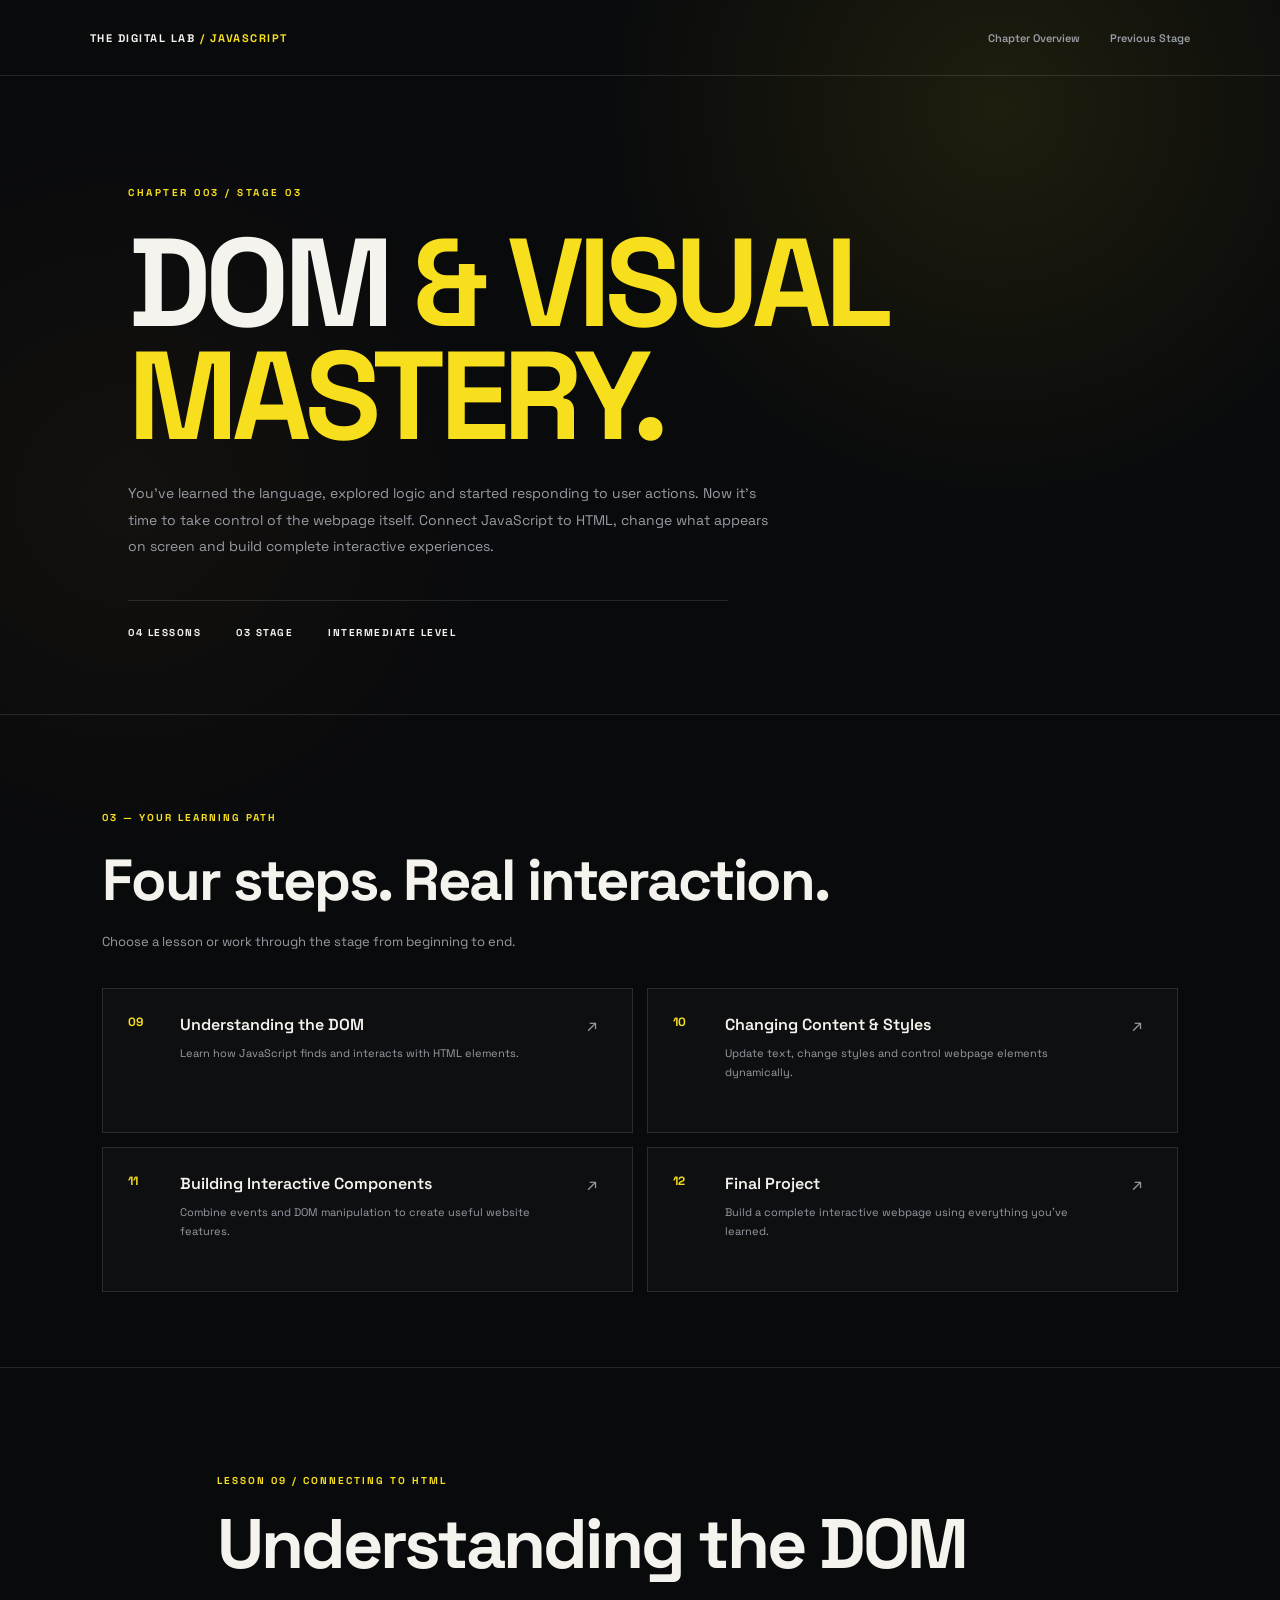
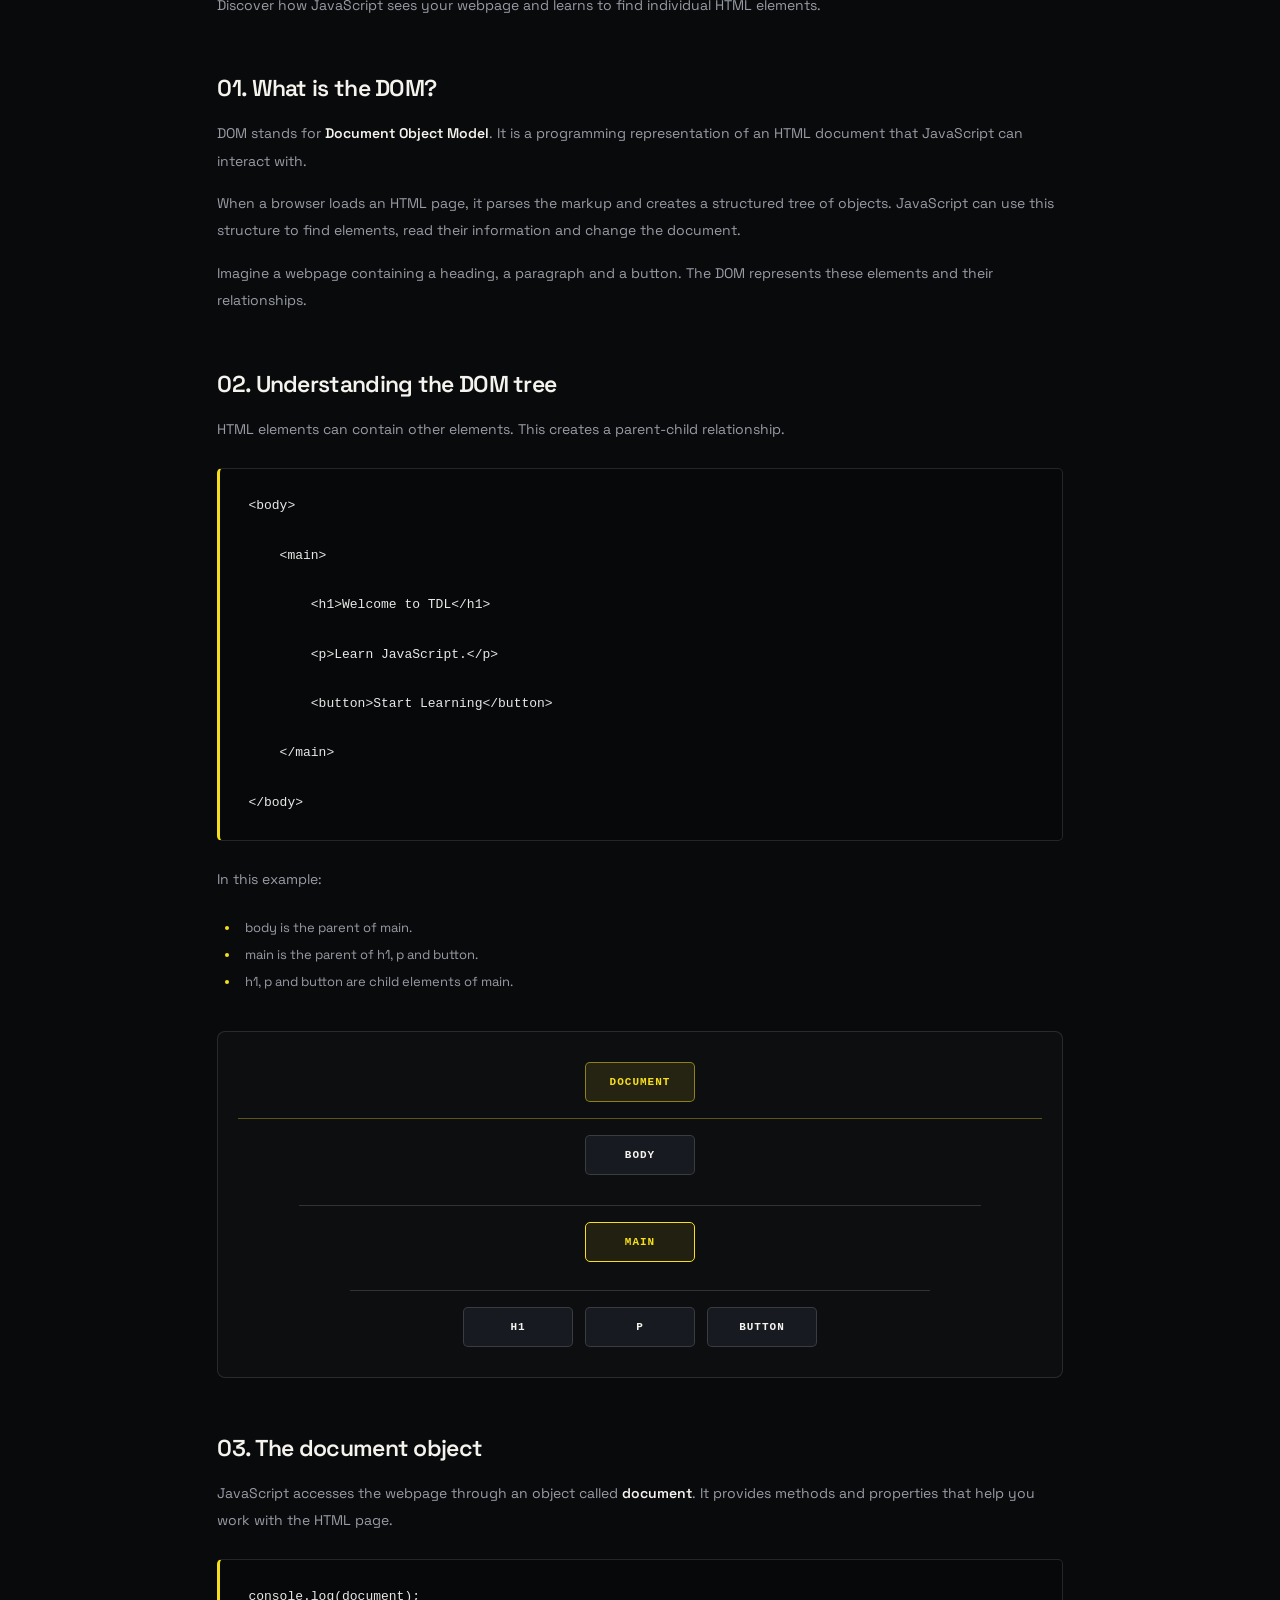
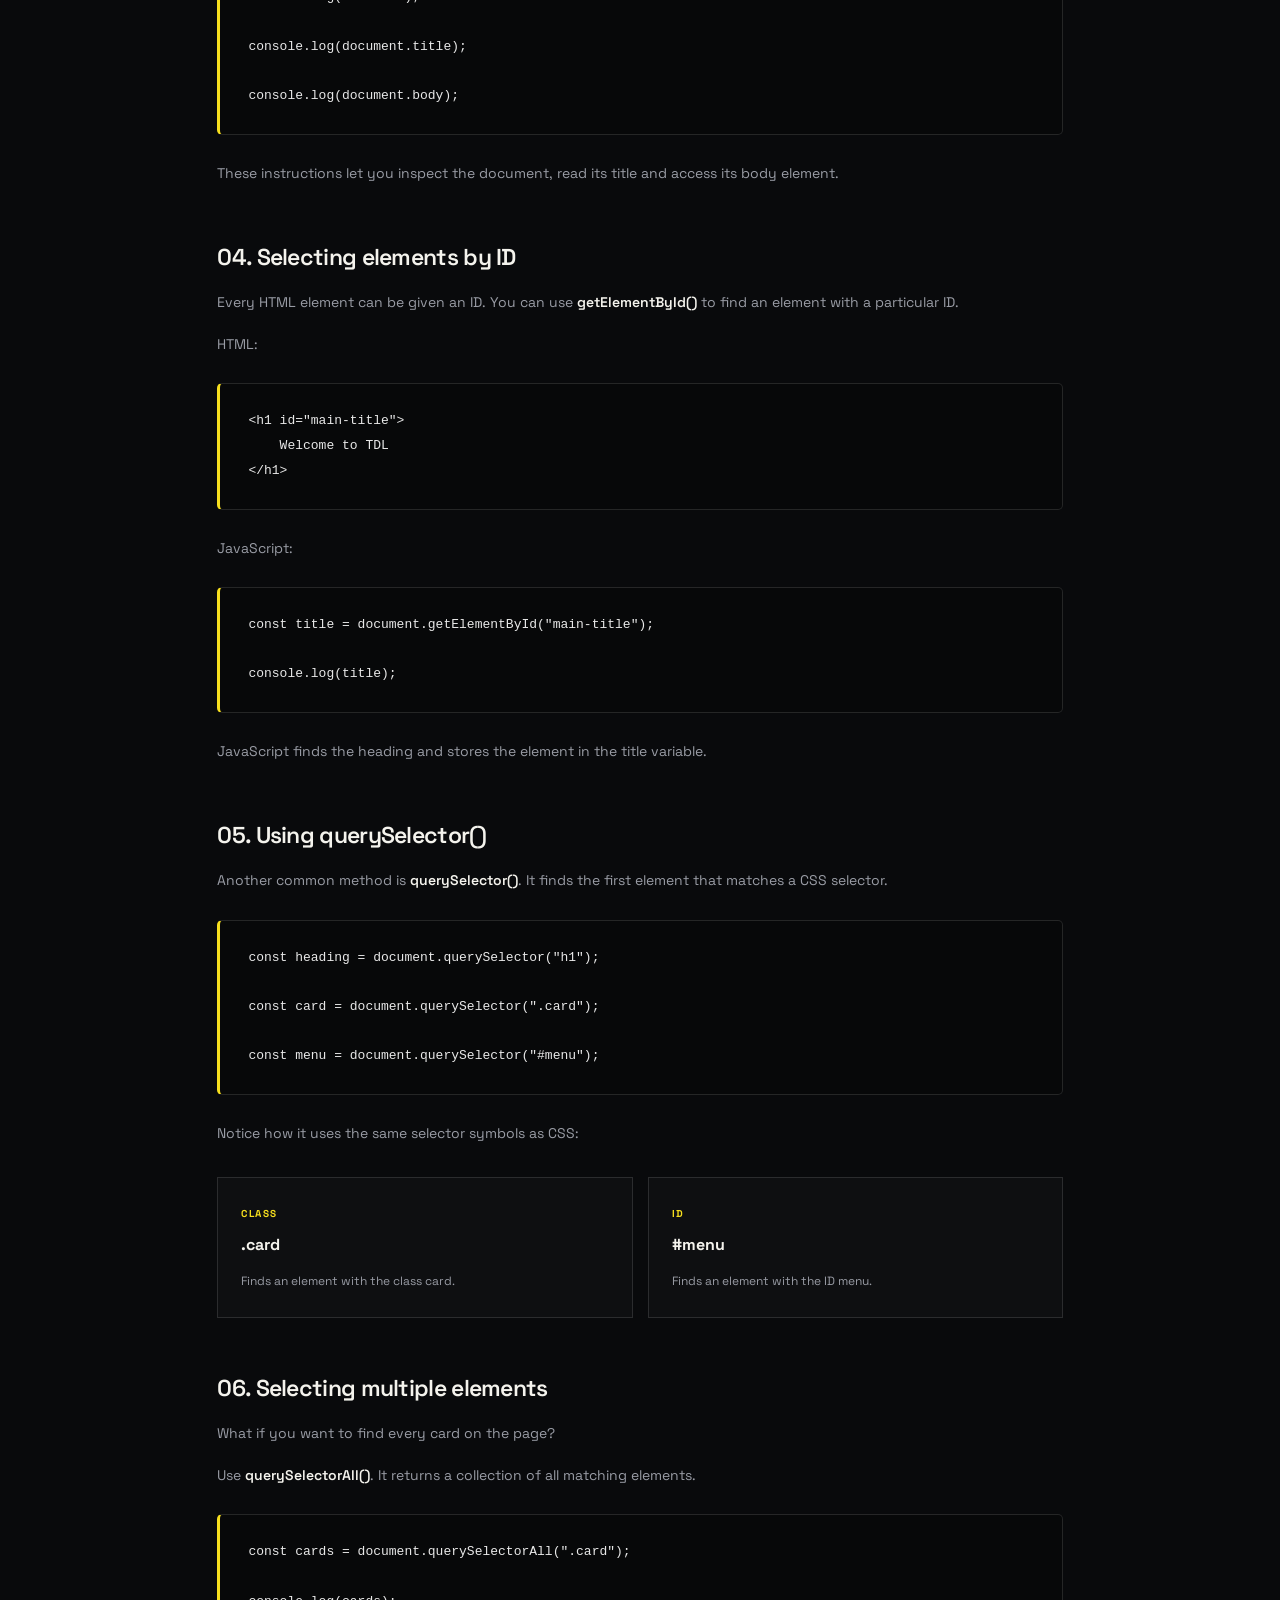
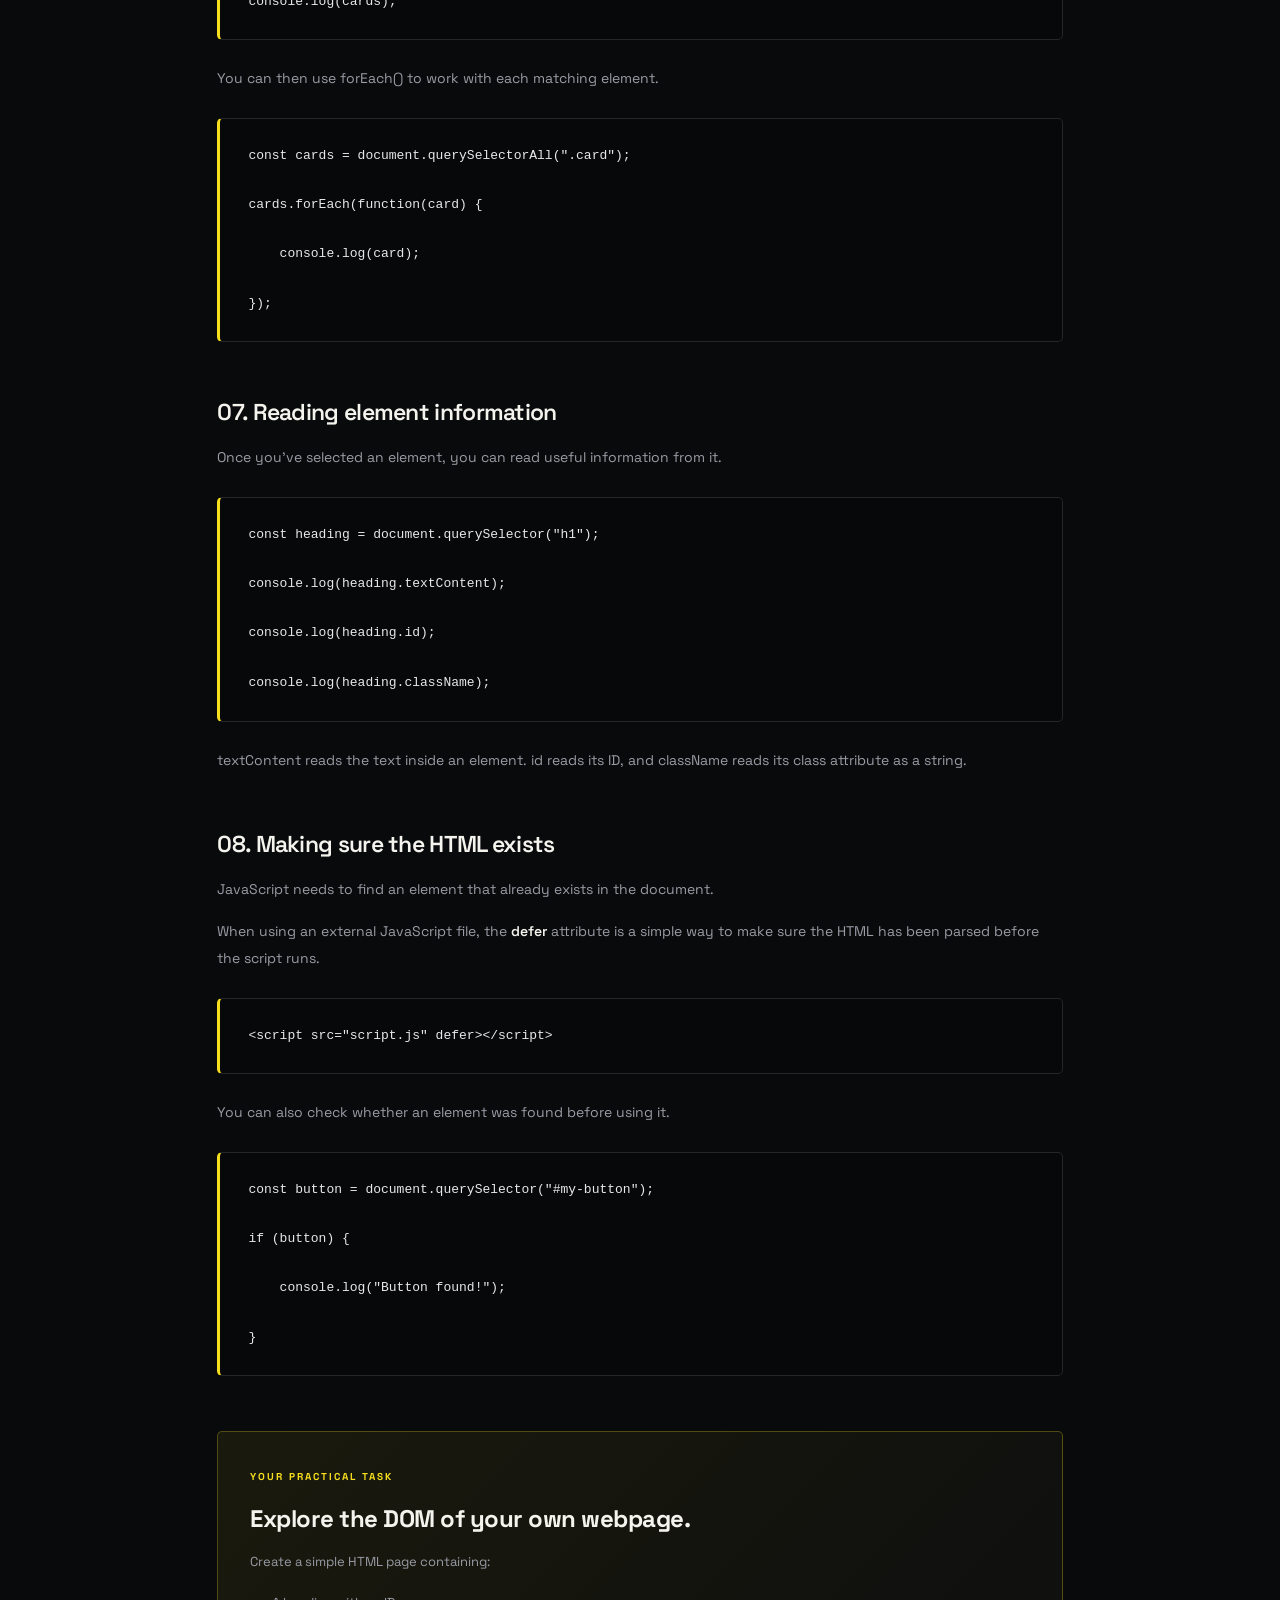
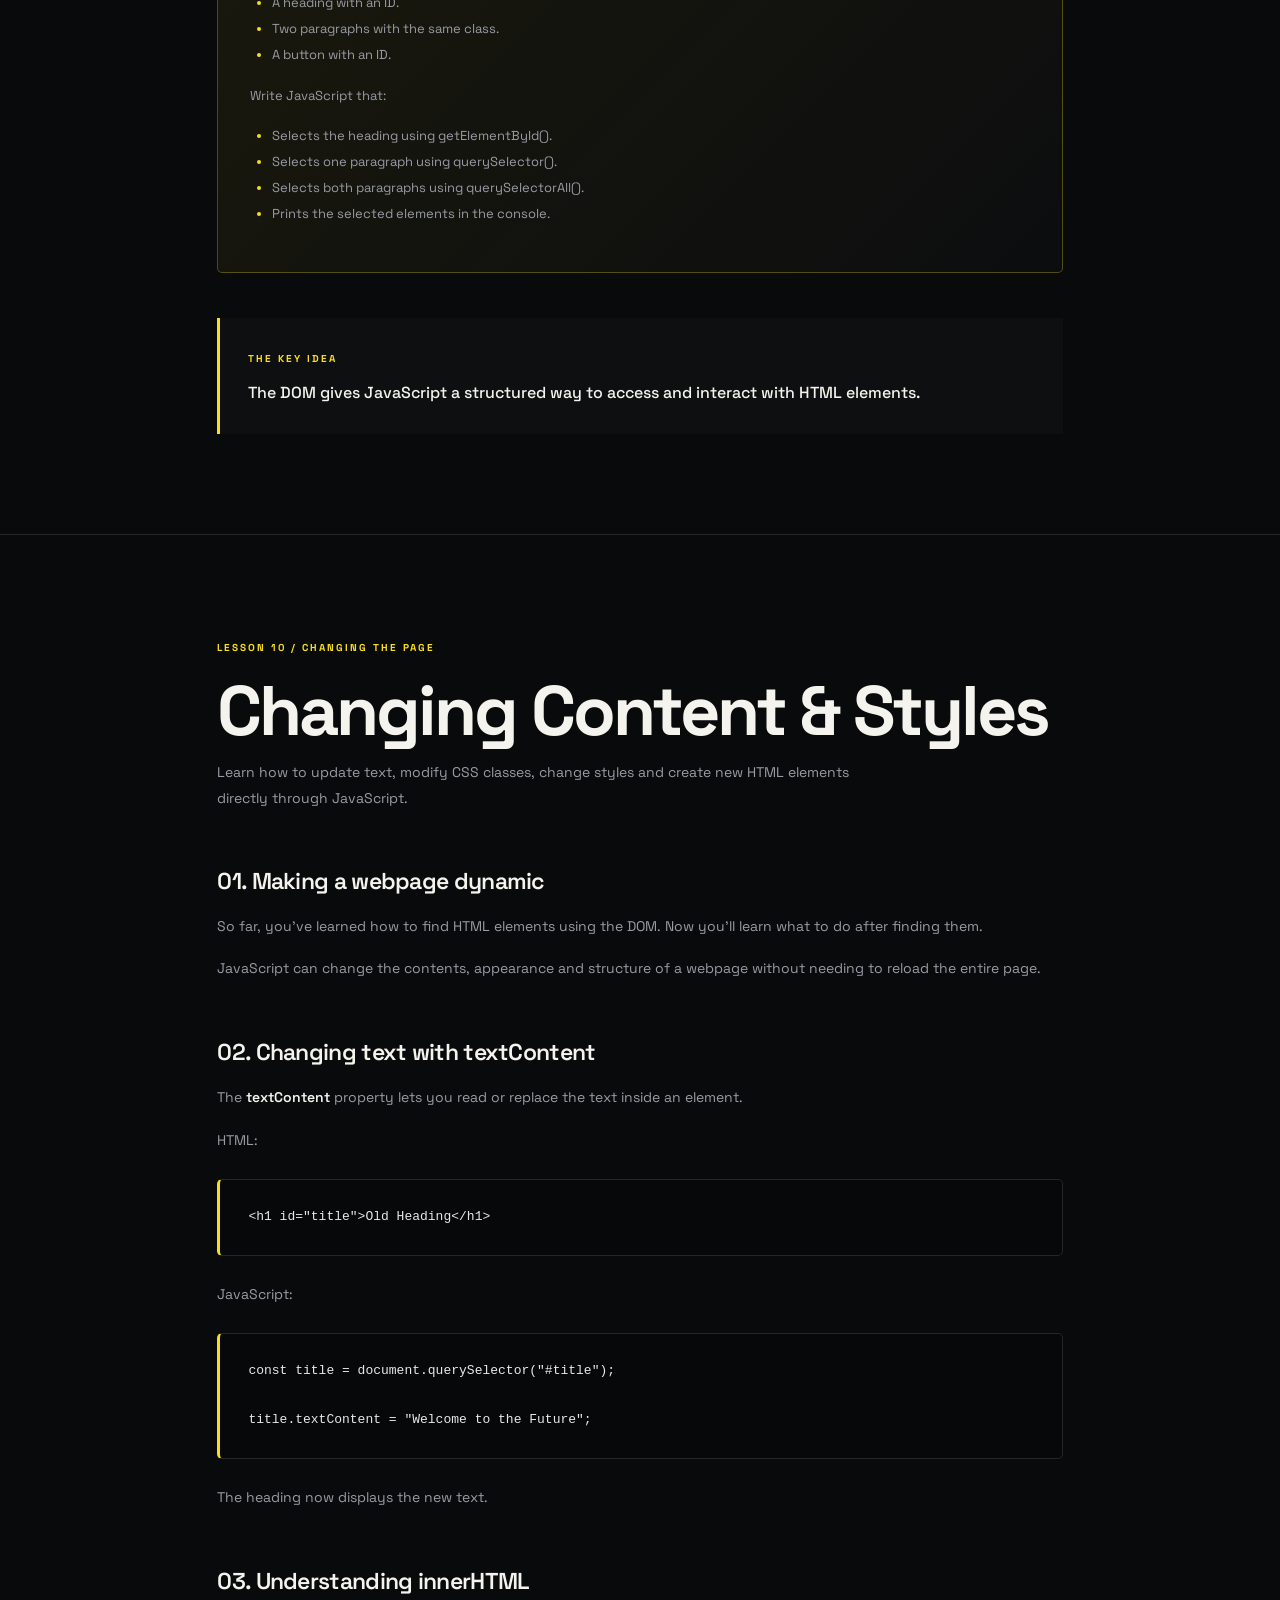
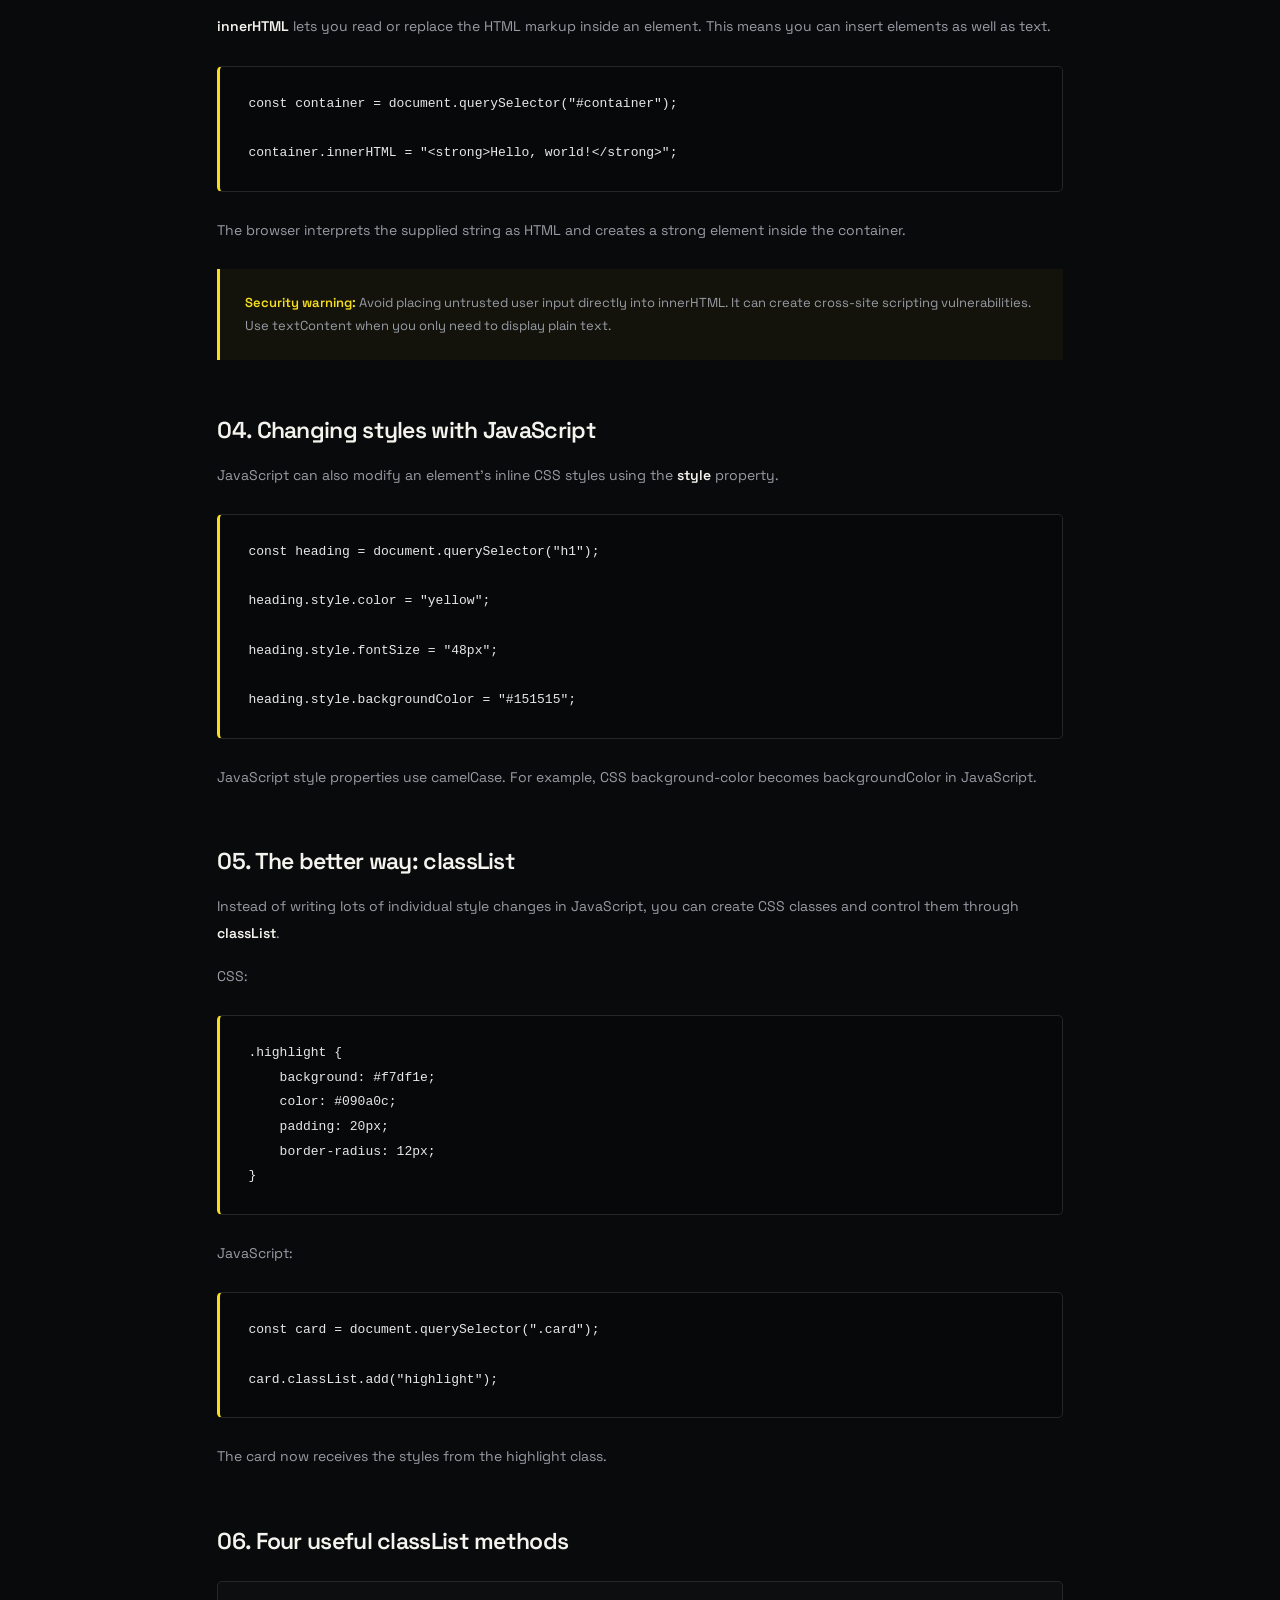
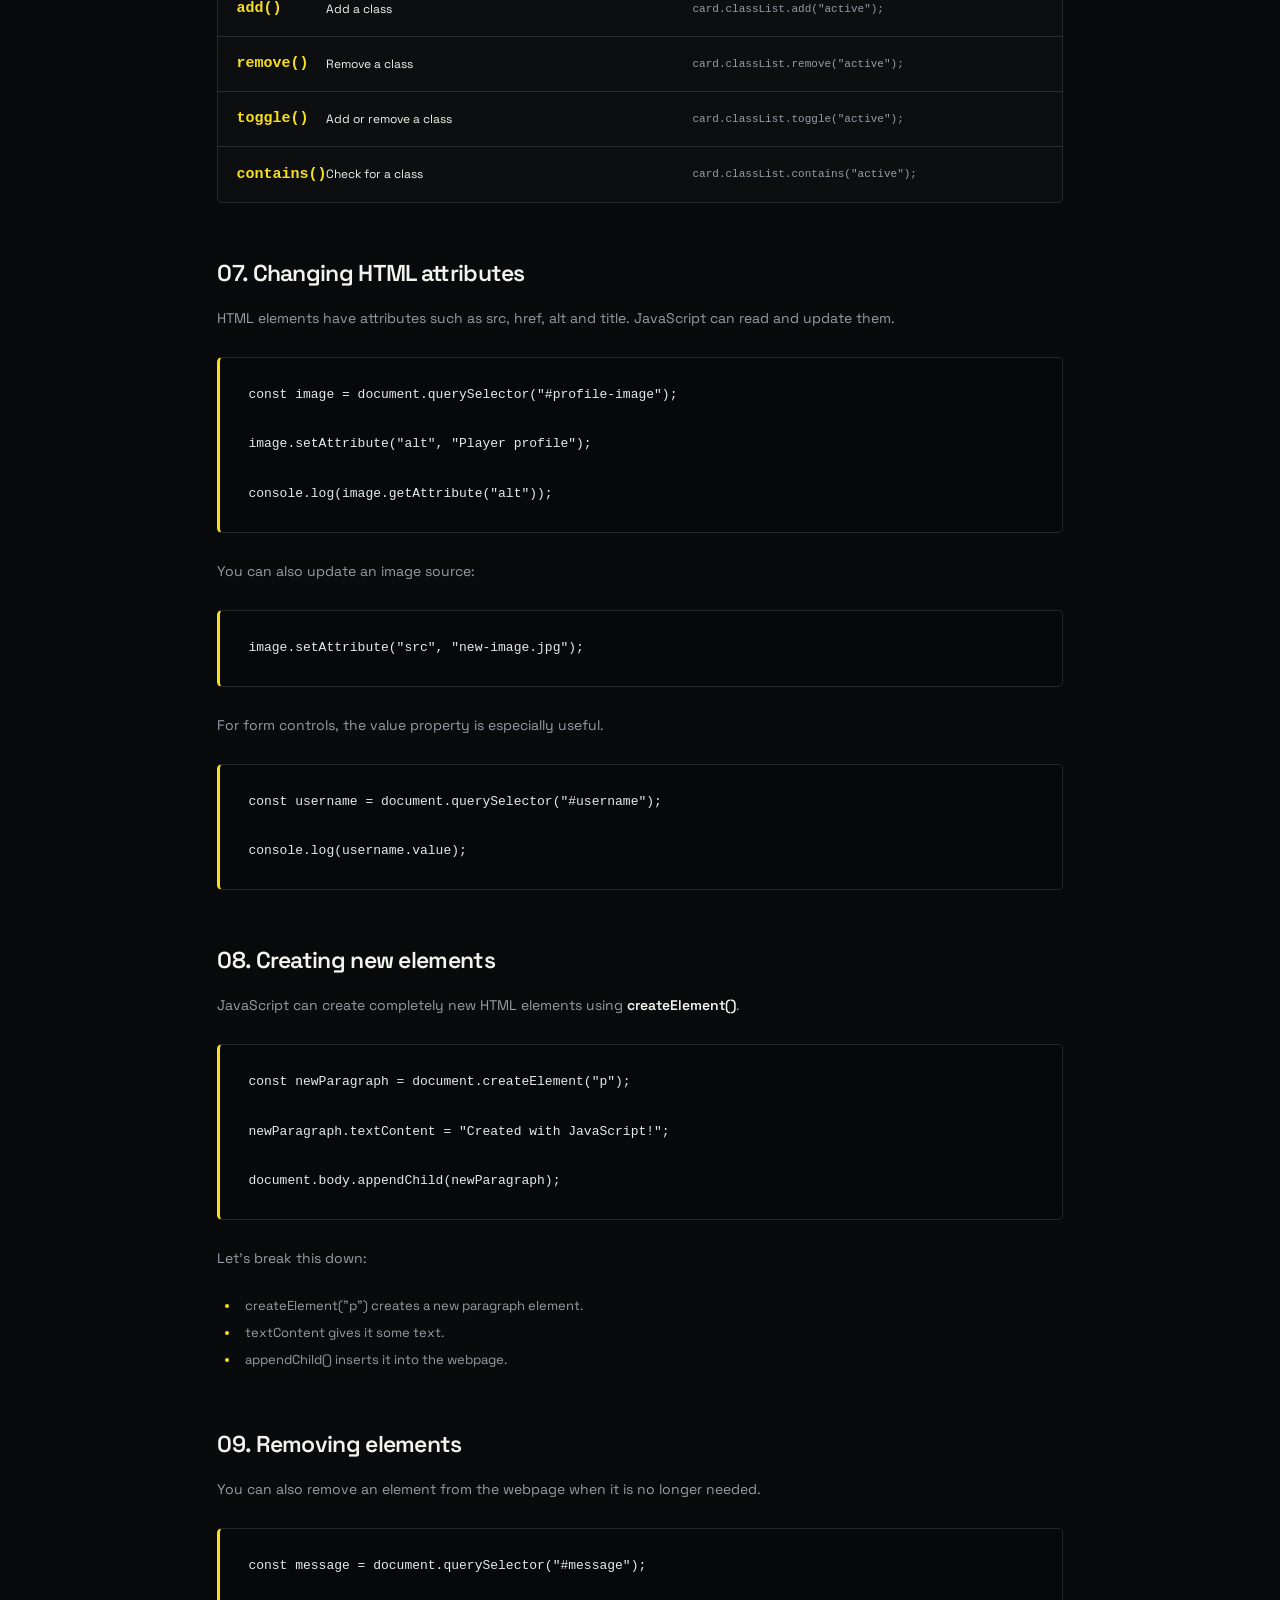
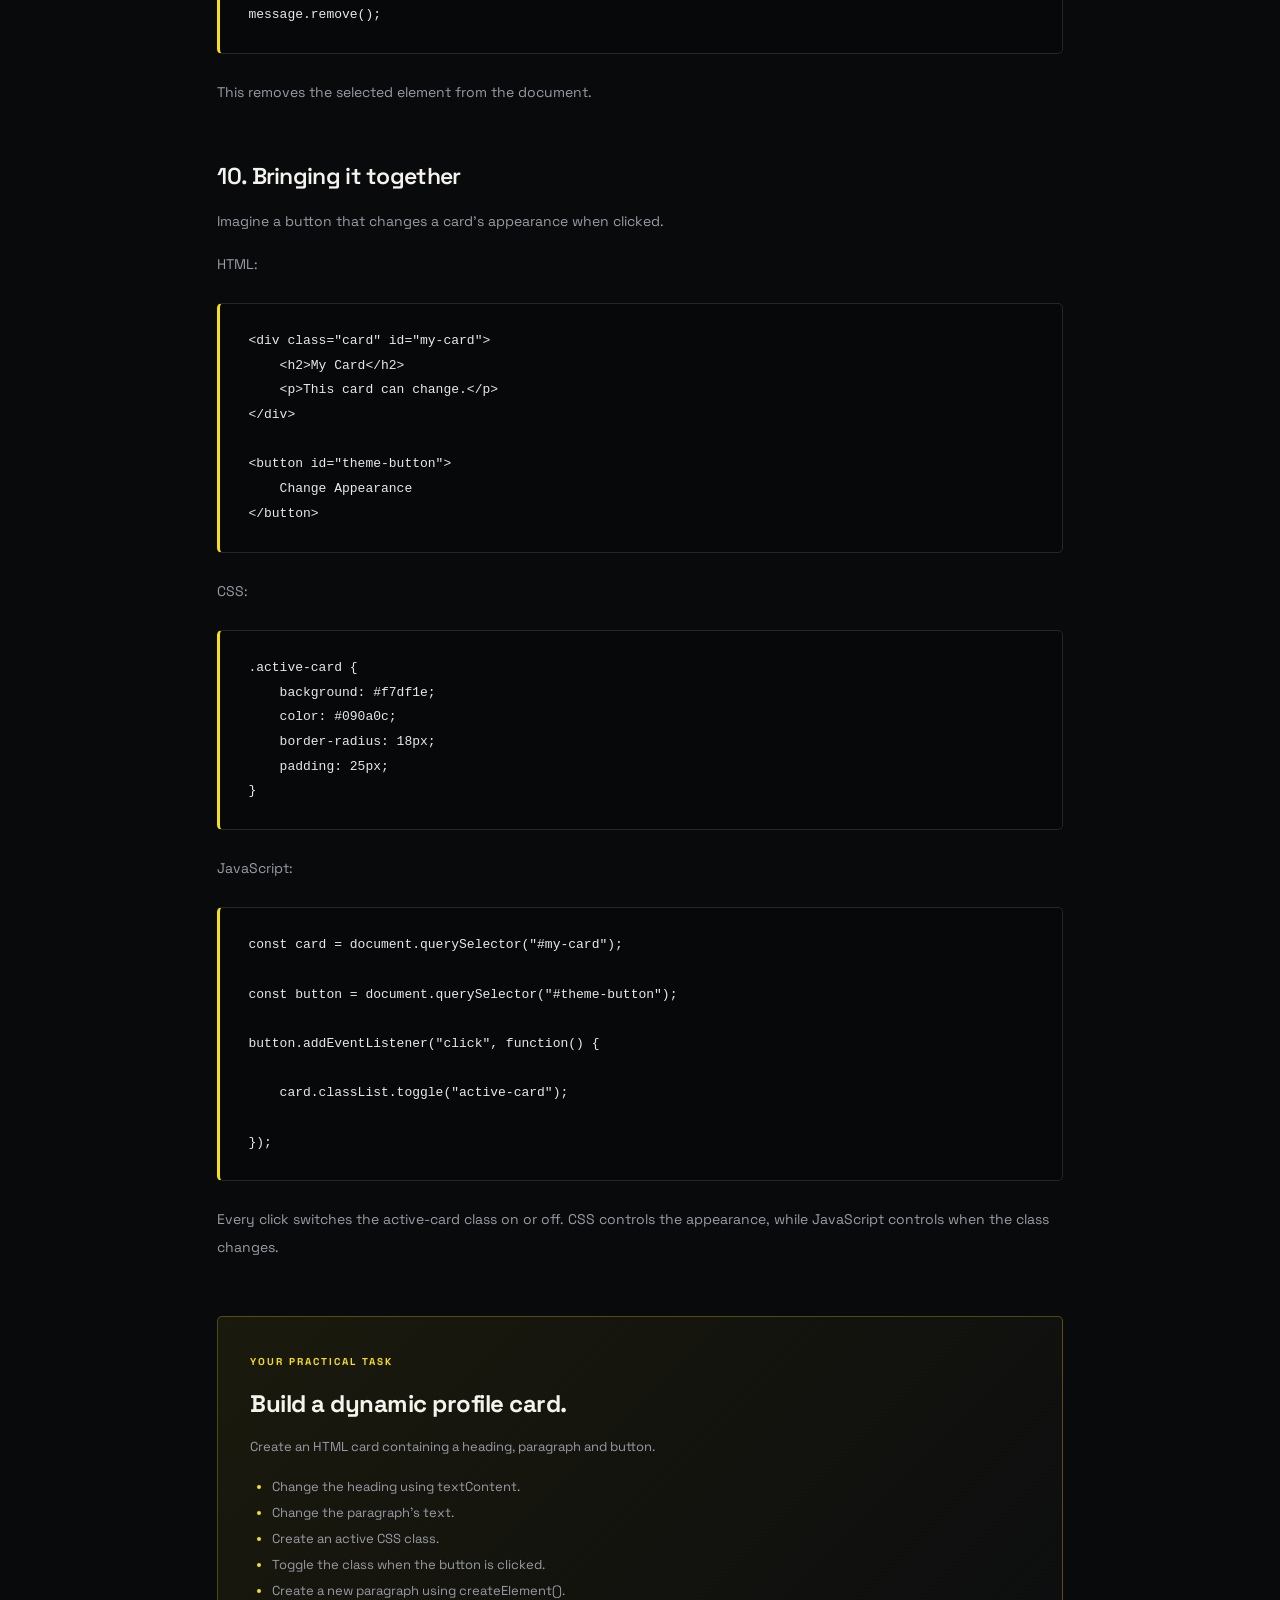
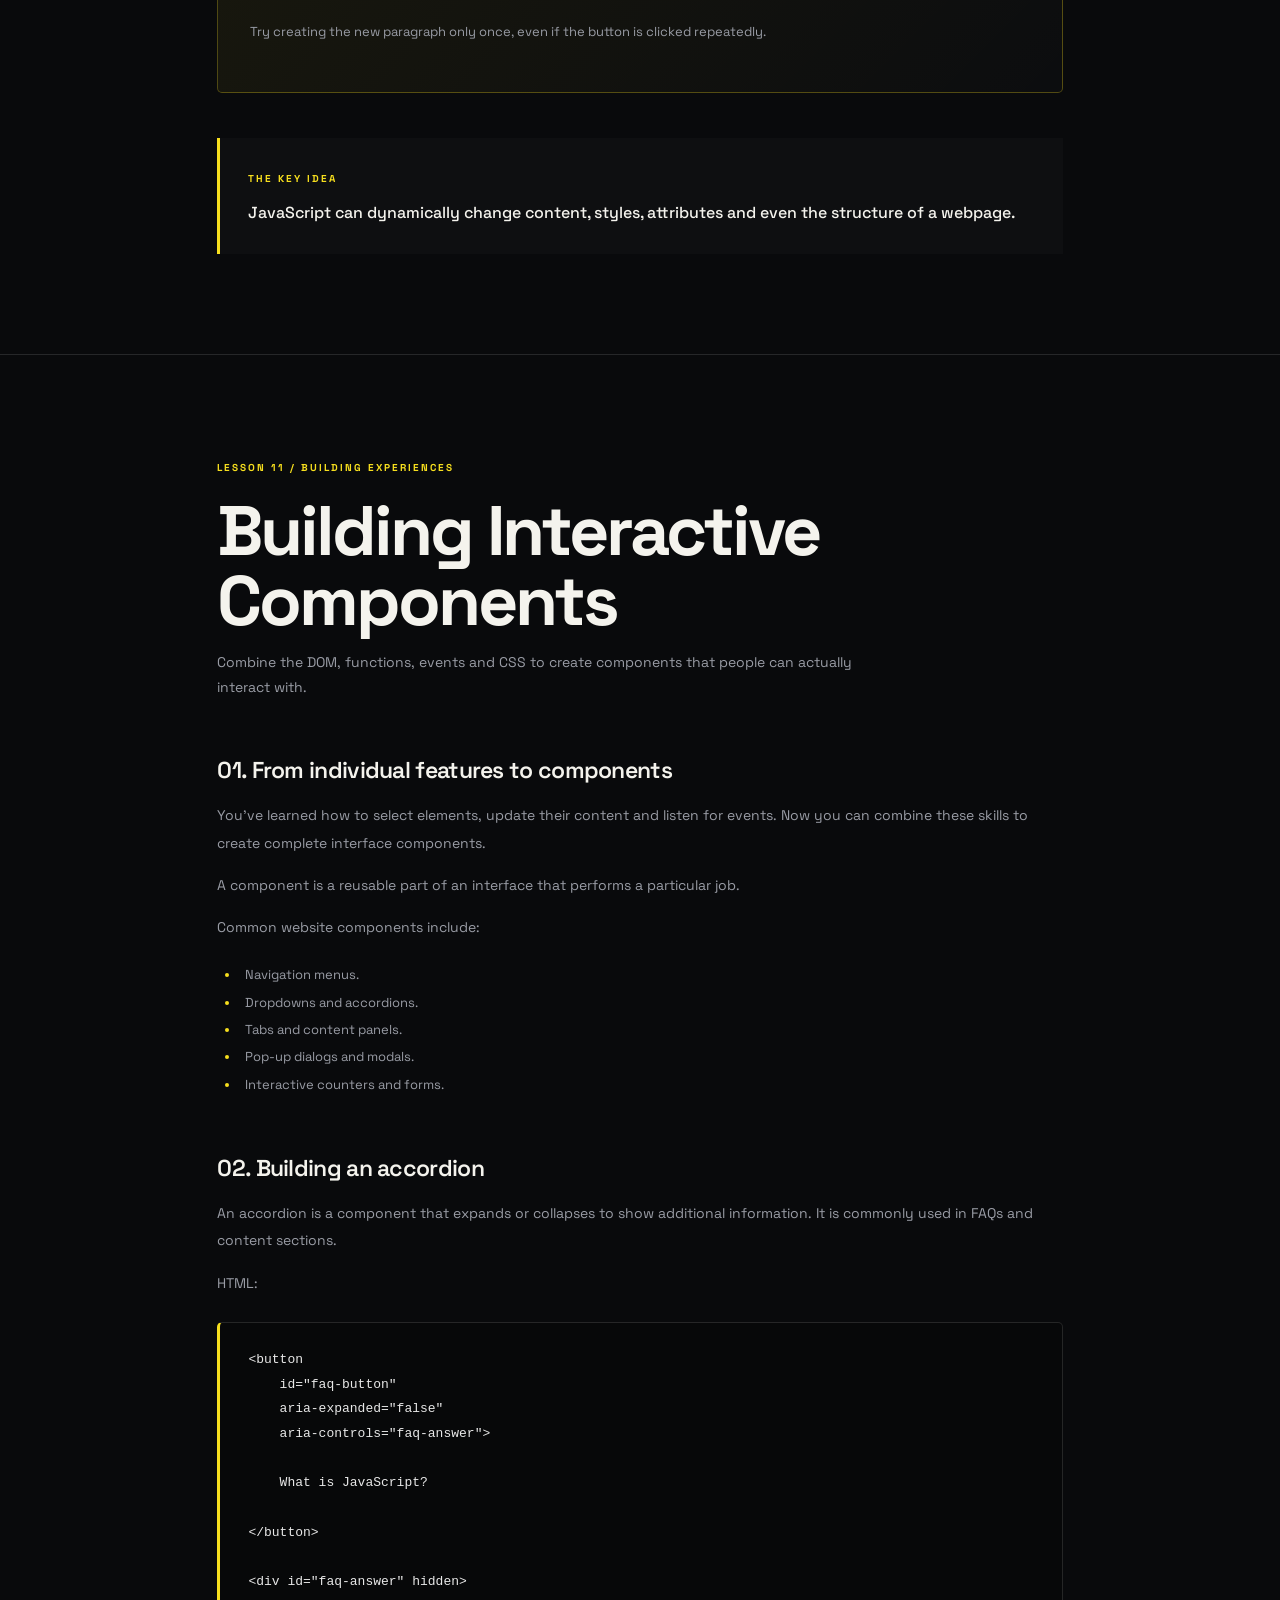
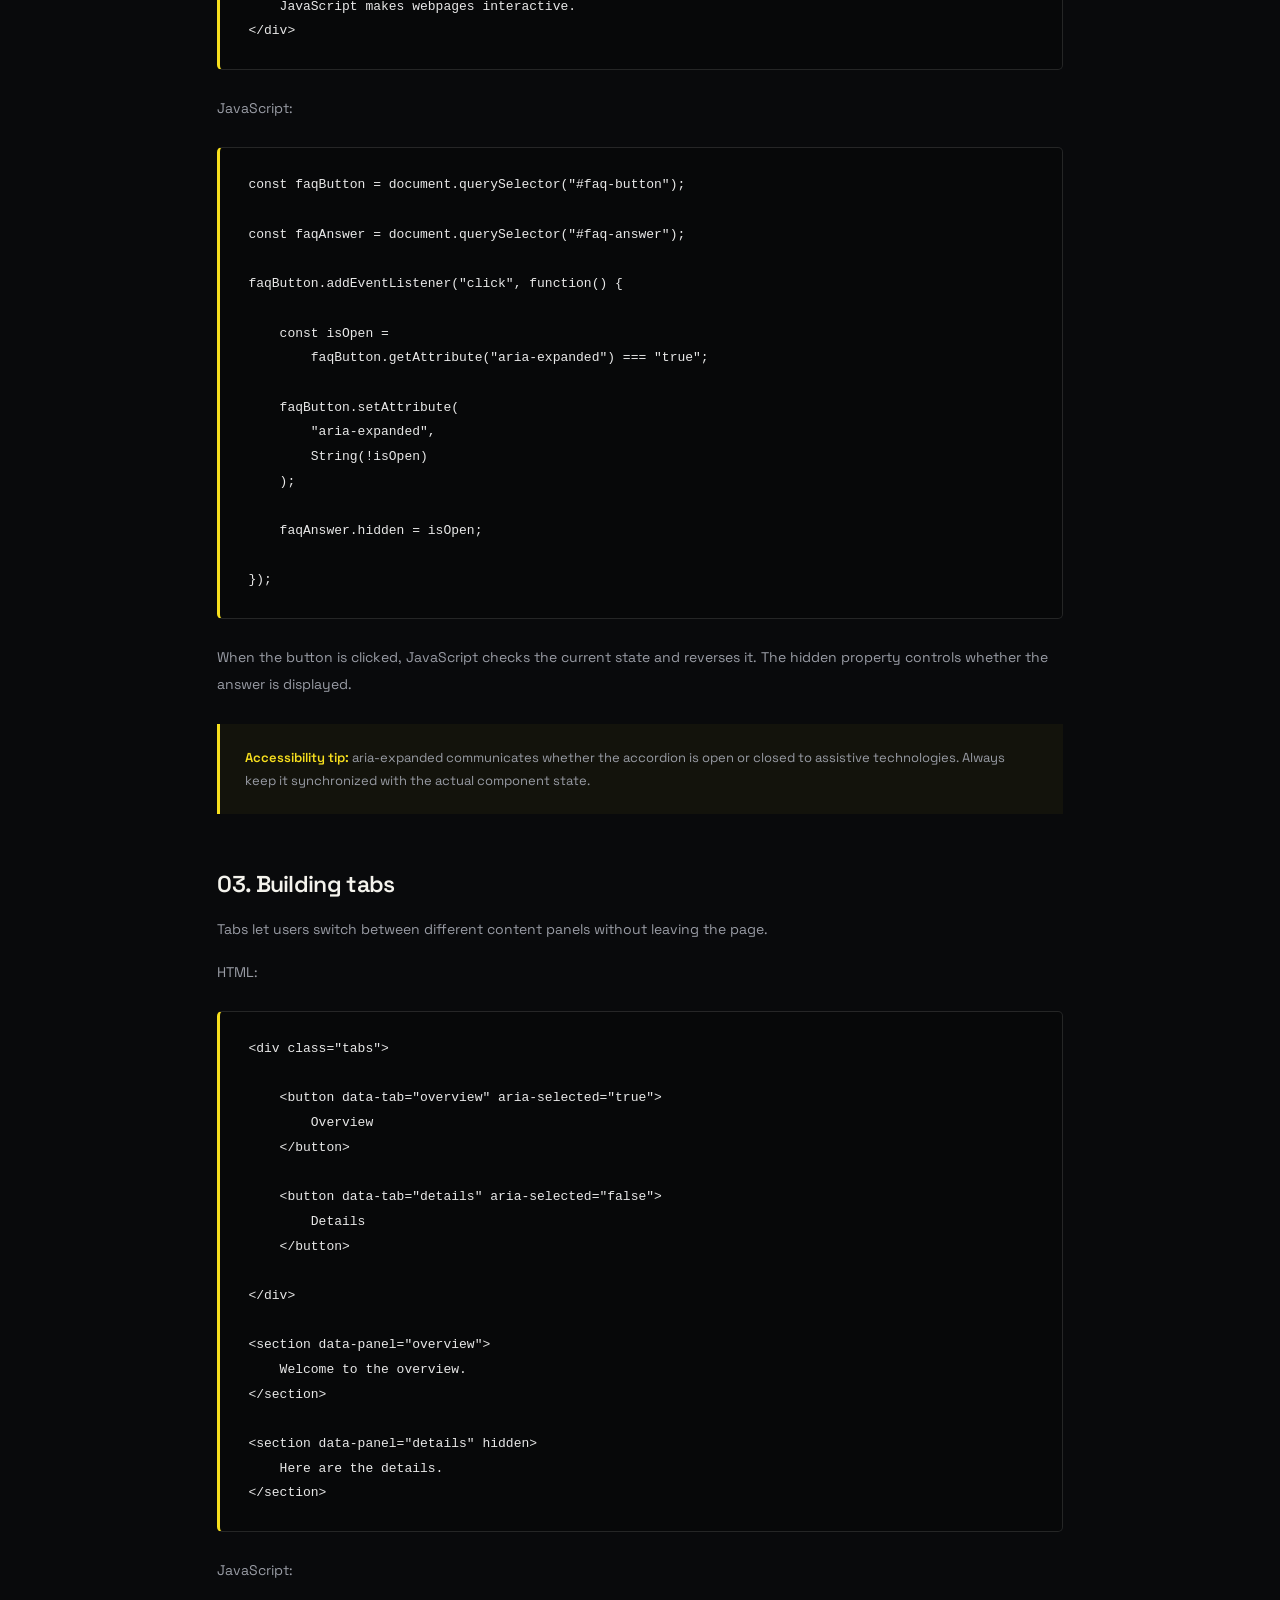
<file: JS stage 3.html>
<!DOCTYPE html>
<html lang="en">

<head>
    <meta charset="UTF-8">
    <meta name="viewport" content="width=device-width, initial-scale=1.0">

    <title>Stage 03 — DOM & Visual Mastery | THE DIGITAL LAB</title>

    <link rel="stylesheet" href="style.css">
    <link rel="stylesheet" href="JS.css">

    <!-- Reuse the shared JavaScript stage layout -->
    <link rel="stylesheet" href="JS stage 2.css">
    <link rel="stylesheet" href="JS stage 3.css">
</head>

<body class="js-chapter js-learning-stage">

    <!-- ATMOSPHERE -->
    <div class="js-atmosphere"></div>


    <!-- NAVIGATION -->
    <nav class="js-stage-nav">

        <a href="JS.html" class="js-stage-brand">
            THE DIGITAL LAB <span>/ JAVASCRIPT</span>
        </a>

        <div class="js-stage-nav-links">
            <a href="JS.html">Chapter Overview</a>
            <a href="JS stage 2.html">Previous Stage</a>
        </div>

    </nav>


    <main>

        <!-- STAGE HERO -->
        <header class="js-stage-hero">

            <div class="js-stage-eyebrow">
                CHAPTER 003 / STAGE 03
            </div>

            <h1>
                DOM <span>& VISUAL MASTERY.</span>
            </h1>

            <p class="js-stage-description">
                You've learned the language, explored logic and
                started responding to user actions. Now it's time
                to take control of the webpage itself.
                Connect JavaScript to HTML, change what appears
                on screen and build complete interactive experiences.
            </p>

            <div class="js-stage-meta">
                <span>04 LESSONS</span>
                <span>03 STAGE</span>
                <span>INTERMEDIATE LEVEL</span>
            </div>

        </header>


        <!-- LESSON NAVIGATION -->
        <section class="js-stage-navigation">

            <div class="js-section-heading">

                <span>03 — YOUR LEARNING PATH</span>

                <h2>Four steps. Real interaction.</h2>

                <p>
                    Choose a lesson or work through the stage
                    from beginning to end.
                </p>

            </div>


            <div class="js-lesson-grid">

                <a href="#lesson-nine" class="js-lesson-card">
                    <span class="js-lesson-number">09</span>

                    <div>
                        <h3>Understanding the DOM</h3>
                        <p>
                            Learn how JavaScript finds and interacts
                            with HTML elements.
                        </p>
                    </div>

                    <span class="js-lesson-arrow">↗</span>
                </a>


                <a href="#lesson-ten" class="js-lesson-card">
                    <span class="js-lesson-number">10</span>

                    <div>
                        <h3>Changing Content & Styles</h3>
                        <p>
                            Update text, change styles and control
                            webpage elements dynamically.
                        </p>
                    </div>

                    <span class="js-lesson-arrow">↗</span>
                </a>


                <a href="#lesson-eleven" class="js-lesson-card">
                    <span class="js-lesson-number">11</span>

                    <div>
                        <h3>Building Interactive Components</h3>
                        <p>
                            Combine events and DOM manipulation
                            to create useful website features.
                        </p>
                    </div>

                    <span class="js-lesson-arrow">↗</span>
                </a>


                <a href="#lesson-twelve" class="js-lesson-card">
                    <span class="js-lesson-number">12</span>

                    <div>
                        <h3>Final Project</h3>
                        <p>
                            Build a complete interactive webpage
                            using everything you've learned.
                        </p>
                    </div>

                    <span class="js-lesson-arrow">↗</span>
                </a>

            </div>

        </section>



        <!-- =========================================
             LESSON 09
        ========================================== -->

        <section class="js-lesson-section" id="lesson-09">

            <span id="lesson-nine" class="js-anchor-alias"></span>

            <div class="js-lesson-heading">

                <span>LESSON 09 / CONNECTING TO HTML</span>

                <h2>Understanding the DOM</h2>

                <p>
                    Discover how JavaScript sees your webpage
                    and learns to find individual HTML elements.
                </p>

            </div>


            <div class="js-lesson-content">

                <h3>01. What is the DOM?</h3>

                <p>
                    DOM stands for <strong>Document Object Model</strong>.
                    It is a programming representation of an HTML
                    document that JavaScript can interact with.
                </p>

                <p>
                    When a browser loads an HTML page, it parses
                    the markup and creates a structured tree
                    of objects. JavaScript can use this structure
                    to find elements, read their information
                    and change the document.
                </p>

                <p>
                    Imagine a webpage containing a heading,
                    a paragraph and a button. The DOM represents
                    these elements and their relationships.
                </p>


                <h3>02. Understanding the DOM tree</h3>

                <p>
                    HTML elements can contain other elements.
                    This creates a parent-child relationship.
                </p>

                <pre class="js-code-panel"><code>&lt;body&gt;

    &lt;main&gt;

        &lt;h1&gt;Welcome to TDL&lt;/h1&gt;

        &lt;p&gt;Learn JavaScript.&lt;/p&gt;

        &lt;button&gt;Start Learning&lt;/button&gt;

    &lt;/main&gt;

&lt;/body&gt;</code></pre>

                <p>
                    In this example:
                </p>

                <ul class="js-lesson-list">
                    <li>body is the parent of main.</li>
                    <li>main is the parent of h1, p and button.</li>
                    <li>h1, p and button are child elements of main.</li>
                </ul>

                <div class="js-dom-tree">

                    <div class="js-dom-tree-node js-dom-root">
                        <span>DOCUMENT</span>
                    </div>

                    <div class="js-dom-tree-branch">
                        <div class="js-dom-tree-node">
                            <span>BODY</span>
                        </div>

                        <div class="js-dom-tree-branch js-dom-tree-children">
                            <div class="js-dom-tree-node js-dom-highlight">
                                <span>MAIN</span>
                            </div>

                            <div class="js-dom-tree-branch js-dom-tree-children">
                                <div class="js-dom-tree-node">
                                    <span>H1</span>
                                </div>

                                <div class="js-dom-tree-node">
                                    <span>P</span>
                                </div>

                                <div class="js-dom-tree-node">
                                    <span>BUTTON</span>
                                </div>
                            </div>

                        </div>
                    </div>

                </div>


                <h3>03. The document object</h3>

                <p>
                    JavaScript accesses the webpage through
                    an object called <strong>document</strong>.
                    It provides methods and properties that
                    help you work with the HTML page.
                </p>

                <pre class="js-code-panel"><code>console.log(document);

console.log(document.title);

console.log(document.body);</code></pre>

                <p>
                    These instructions let you inspect the
                    document, read its title and access its
                    body element.
                </p>


                <h3>04. Selecting elements by ID</h3>

                <p>
                    Every HTML element can be given an ID.
                    You can use <strong>getElementById()</strong>
                    to find an element with a particular ID.
                </p>

                <p>HTML:</p>

                <pre class="js-code-panel"><code>&lt;h1 id="main-title"&gt;
    Welcome to TDL
&lt;/h1&gt;</code></pre>

                <p>JavaScript:</p>

                <pre class="js-code-panel"><code>const title = document.getElementById("main-title");

console.log(title);</code></pre>

                <p>
                    JavaScript finds the heading and stores
                    the element in the title variable.
                </p>


                <h3>05. Using querySelector()</h3>

                <p>
                    Another common method is
                    <strong>querySelector()</strong>.
                    It finds the first element that matches
                    a CSS selector.
                </p>

                <pre class="js-code-panel"><code>const heading = document.querySelector("h1");

const card = document.querySelector(".card");

const menu = document.querySelector("#menu");</code></pre>

                <p>
                    Notice how it uses the same selector
                    symbols as CSS:
                </p>

                <div class="js-comparison-panel">

                    <div>
                        <span>CLASS</span>
                        <h4>.card</h4>
                        <p>Finds an element with the class card.</p>
                    </div>

                    <div>
                        <span>ID</span>
                        <h4>#menu</h4>
                        <p>Finds an element with the ID menu.</p>
                    </div>

                </div>


                <h3>06. Selecting multiple elements</h3>

                <p>
                    What if you want to find every card
                    on the page?
                </p>

                <p>
                    Use <strong>querySelectorAll()</strong>.
                    It returns a collection of all matching
                    elements.
                </p>

                <pre class="js-code-panel"><code>const cards = document.querySelectorAll(".card");

console.log(cards);</code></pre>

                <p>
                    You can then use forEach() to work with
                    each matching element.
                </p>

                <pre class="js-code-panel"><code>const cards = document.querySelectorAll(".card");

cards.forEach(function(card) {

    console.log(card);

});</code></pre>


                <h3>07. Reading element information</h3>

                <p>
                    Once you've selected an element,
                    you can read useful information from it.
                </p>

                <pre class="js-code-panel"><code>const heading = document.querySelector("h1");

console.log(heading.textContent);

console.log(heading.id);

console.log(heading.className);</code></pre>

                <p>
                    textContent reads the text inside an element.
                    id reads its ID, and className reads
                    its class attribute as a string.
                </p>


                <h3>08. Making sure the HTML exists</h3>

                <p>
                    JavaScript needs to find an element that
                    already exists in the document.
                </p>

                <p>
                    When using an external JavaScript file,
                    the <strong>defer</strong> attribute is a
                    simple way to make sure the HTML has
                    been parsed before the script runs.
                </p>

                <pre class="js-code-panel"><code>&lt;script src="script.js" defer&gt;&lt;/script&gt;</code></pre>

                <p>
                    You can also check whether an element
                    was found before using it.
                </p>

                <pre class="js-code-panel"><code>const button = document.querySelector("#my-button");

if (button) {

    console.log("Button found!");

}</code></pre>


                <div class="js-task-panel">

                    <span>YOUR PRACTICAL TASK</span>

                    <h4>Explore the DOM of your own webpage.</h4>

                    <p>
                        Create a simple HTML page containing:
                    </p>

                    <ul>
                        <li>A heading with an ID.</li>
                        <li>Two paragraphs with the same class.</li>
                        <li>A button with an ID.</li>
                    </ul>

                    <p>
                        Write JavaScript that:
                    </p>

                    <ul>
                        <li>Selects the heading using getElementById().</li>
                        <li>Selects one paragraph using querySelector().</li>
                        <li>Selects both paragraphs using querySelectorAll().</li>
                        <li>Prints the selected elements in the console.</li>
                    </ul>

                </div>


                <div class="js-lesson-takeaway">
                    <span>THE KEY IDEA</span>
                    <p>
                        The DOM gives JavaScript a structured
                        way to access and interact with HTML elements.
                    </p>
                </div>

            </div>

        </section>



        <!-- =========================================
             LESSON 10
        ========================================== -->

        <section class="js-lesson-section" id="lesson-10">

            <span id="lesson-ten" class="js-anchor-alias"></span>

            <div class="js-lesson-heading">

                <span>LESSON 10 / CHANGING THE PAGE</span>

                <h2>Changing Content & Styles</h2>

                <p>
                    Learn how to update text, modify CSS classes,
                    change styles and create new HTML elements
                    directly through JavaScript.
                </p>

            </div>


            <div class="js-lesson-content">

                <h3>01. Making a webpage dynamic</h3>

                <p>
                    So far, you've learned how to find HTML
                    elements using the DOM.
                    Now you'll learn what to do after finding them.
                </p>

                <p>
                    JavaScript can change the contents,
                    appearance and structure of a webpage
                    without needing to reload the entire page.
                </p>


                <h3>02. Changing text with textContent</h3>

                <p>
                    The <strong>textContent</strong> property
                    lets you read or replace the text inside
                    an element.
                </p>

                <p>HTML:</p>

                <pre class="js-code-panel"><code>&lt;h1 id="title"&gt;Old Heading&lt;/h1&gt;</code></pre>

                <p>JavaScript:</p>

                <pre class="js-code-panel"><code>const title = document.querySelector("#title");

title.textContent = "Welcome to the Future";</code></pre>

                <p>
                    The heading now displays the new text.
                </p>


                <h3>03. Understanding innerHTML</h3>

                <p>
                    <strong>innerHTML</strong> lets you read
                    or replace the HTML markup inside an element.
                    This means you can insert elements as well
                    as text.
                </p>

                <pre class="js-code-panel"><code>const container = document.querySelector("#container");

container.innerHTML = "&lt;strong&gt;Hello, world!&lt;/strong&gt;";</code></pre>

                <p>
                    The browser interprets the supplied string
                    as HTML and creates a strong element inside
                    the container.
                </p>

                <div class="js-note-panel">
                    <strong>Security warning:</strong>
                    Avoid placing untrusted user input directly
                    into innerHTML. It can create cross-site
                    scripting vulnerabilities. Use textContent
                    when you only need to display plain text.
                </div>


                <h3>04. Changing styles with JavaScript</h3>

                <p>
                    JavaScript can also modify an element's
                    inline CSS styles using the
                    <strong>style</strong> property.
                </p>

                <pre class="js-code-panel"><code>const heading = document.querySelector("h1");

heading.style.color = "yellow";

heading.style.fontSize = "48px";

heading.style.backgroundColor = "#151515";</code></pre>

                <p>
                    JavaScript style properties use camelCase.
                    For example, CSS background-color becomes
                    backgroundColor in JavaScript.
                </p>


                <h3>05. The better way: classList</h3>

                <p>
                    Instead of writing lots of individual
                    style changes in JavaScript, you can
                    create CSS classes and control them
                    through <strong>classList</strong>.
                </p>

                <p>CSS:</p>

                <pre class="js-code-panel"><code>.highlight {
    background: #f7df1e;
    color: #090a0c;
    padding: 20px;
    border-radius: 12px;
}</code></pre>

                <p>JavaScript:</p>

                <pre class="js-code-panel"><code>const card = document.querySelector(".card");

card.classList.add("highlight");</code></pre>

                <p>
                    The card now receives the styles from
                    the highlight class.
                </p>


                <h3>06. Four useful classList methods</h3>

                <div class="js-operator-table">

                    <div>
                        <strong>add()</strong>
                        <span>Add a class</span>
                        <code>card.classList.add("active");</code>
                    </div>

                    <div>
                        <strong>remove()</strong>
                        <span>Remove a class</span>
                        <code>card.classList.remove("active");</code>
                    </div>

                    <div>
                        <strong>toggle()</strong>
                        <span>Add or remove a class</span>
                        <code>card.classList.toggle("active");</code>
                    </div>

                    <div>
                        <strong>contains()</strong>
                        <span>Check for a class</span>
                        <code>card.classList.contains("active");</code>
                    </div>

                </div>


                <h3>07. Changing HTML attributes</h3>

                <p>
                    HTML elements have attributes such as
                    src, href, alt and title.
                    JavaScript can read and update them.
                </p>

                <pre class="js-code-panel"><code>const image = document.querySelector("#profile-image");

image.setAttribute("alt", "Player profile");

console.log(image.getAttribute("alt"));</code></pre>

                <p>
                    You can also update an image source:
                </p>

                <pre class="js-code-panel"><code>image.setAttribute("src", "new-image.jpg");</code></pre>

                <p>
                    For form controls, the value property
                    is especially useful.
                </p>

                <pre class="js-code-panel"><code>const username = document.querySelector("#username");

console.log(username.value);</code></pre>


                <h3>08. Creating new elements</h3>

                <p>
                    JavaScript can create completely new HTML
                    elements using <strong>createElement()</strong>.
                </p>

                <pre class="js-code-panel"><code>const newParagraph = document.createElement("p");

newParagraph.textContent = "Created with JavaScript!";

document.body.appendChild(newParagraph);</code></pre>

                <p>
                    Let's break this down:
                </p>

                <ul class="js-lesson-list">
                    <li>createElement("p") creates a new paragraph element.</li>
                    <li>textContent gives it some text.</li>
                    <li>appendChild() inserts it into the webpage.</li>
                </ul>


                <h3>09. Removing elements</h3>

                <p>
                    You can also remove an element from the
                    webpage when it is no longer needed.
                </p>

                <pre class="js-code-panel"><code>const message = document.querySelector("#message");

message.remove();</code></pre>

                <p>
                    This removes the selected element from
                    the document.
                </p>


                <h3>10. Bringing it together</h3>

                <p>
                    Imagine a button that changes a card's
                    appearance when clicked.
                </p>

                <p>HTML:</p>

                <pre class="js-code-panel"><code>&lt;div class="card" id="my-card"&gt;
    &lt;h2&gt;My Card&lt;/h2&gt;
    &lt;p&gt;This card can change.&lt;/p&gt;
&lt;/div&gt;

&lt;button id="theme-button"&gt;
    Change Appearance
&lt;/button&gt;</code></pre>

                <p>CSS:</p>

                <pre class="js-code-panel"><code>.active-card {
    background: #f7df1e;
    color: #090a0c;
    border-radius: 18px;
    padding: 25px;
}</code></pre>

                <p>JavaScript:</p>

                <pre class="js-code-panel"><code>const card = document.querySelector("#my-card");

const button = document.querySelector("#theme-button");

button.addEventListener("click", function() {

    card.classList.toggle("active-card");

});</code></pre>

                <p>
                    Every click switches the active-card
                    class on or off. CSS controls the appearance,
                    while JavaScript controls when the class changes.
                </p>


                <div class="js-task-panel">

                    <span>YOUR PRACTICAL TASK</span>

                    <h4>Build a dynamic profile card.</h4>

                    <p>
                        Create an HTML card containing a heading,
                        paragraph and button.
                    </p>

                    <ul>
                        <li>Change the heading using textContent.</li>
                        <li>Change the paragraph's text.</li>
                        <li>Create an active CSS class.</li>
                        <li>Toggle the class when the button is clicked.</li>
                        <li>Create a new paragraph using createElement().</li>
                    </ul>

                    <p>
                        Try creating the new paragraph only once,
                        even if the button is clicked repeatedly.
                    </p>

                </div>


                <div class="js-lesson-takeaway">
                    <span>THE KEY IDEA</span>
                    <p>
                        JavaScript can dynamically change content,
                        styles, attributes and even the structure
                        of a webpage.
                    </p>
                </div>

            </div>

        </section>



        <!-- =========================================
             LESSON 11
        ========================================== -->

        <section class="js-lesson-section" id="lesson-11">

            <span id="lesson-eleven" class="js-anchor-alias"></span>

            <div class="js-lesson-heading">

                <span>LESSON 11 / BUILDING EXPERIENCES</span>

                <h2>Building Interactive Components</h2>

                <p>
                    Combine the DOM, functions, events and CSS
                    to create components that people can
                    actually interact with.
                </p>

            </div>


            <div class="js-lesson-content">

                <h3>01. From individual features to components</h3>

                <p>
                    You've learned how to select elements,
                    update their content and listen for events.
                    Now you can combine these skills to create
                    complete interface components.
                </p>

                <p>
                    A component is a reusable part of an interface
                    that performs a particular job.
                </p>

                <p>Common website components include:</p>

                <ul class="js-lesson-list">
                    <li>Navigation menus.</li>
                    <li>Dropdowns and accordions.</li>
                    <li>Tabs and content panels.</li>
                    <li>Pop-up dialogs and modals.</li>
                    <li>Interactive counters and forms.</li>
                </ul>


                <h3>02. Building an accordion</h3>

                <p>
                    An accordion is a component that expands
                    or collapses to show additional information.
                    It is commonly used in FAQs and content sections.
                </p>

                <p>HTML:</p>

                <pre class="js-code-panel"><code>&lt;button
    id="faq-button"
    aria-expanded="false"
    aria-controls="faq-answer"&gt;

    What is JavaScript?

&lt;/button&gt;

&lt;div id="faq-answer" hidden&gt;
    JavaScript makes webpages interactive.
&lt;/div&gt;</code></pre>

                <p>JavaScript:</p>

                <pre class="js-code-panel"><code>const faqButton = document.querySelector("#faq-button");

const faqAnswer = document.querySelector("#faq-answer");

faqButton.addEventListener("click", function() {

    const isOpen =
        faqButton.getAttribute("aria-expanded") === "true";

    faqButton.setAttribute(
        "aria-expanded",
        String(!isOpen)
    );

    faqAnswer.hidden = isOpen;

});</code></pre>

                <p>
                    When the button is clicked, JavaScript
                    checks the current state and reverses it.
                    The hidden property controls whether the
                    answer is displayed.
                </p>

                <div class="js-note-panel">
                    <strong>Accessibility tip:</strong>
                    aria-expanded communicates whether the
                    accordion is open or closed to assistive
                    technologies. Always keep it synchronized
                    with the actual component state.
                </div>


                <h3>03. Building tabs</h3>

                <p>
                    Tabs let users switch between different
                    content panels without leaving the page.
                </p>

                <p>HTML:</p>

                <pre class="js-code-panel"><code>&lt;div class="tabs"&gt;

    &lt;button data-tab="overview" aria-selected="true"&gt;
        Overview
    &lt;/button&gt;

    &lt;button data-tab="details" aria-selected="false"&gt;
        Details
    &lt;/button&gt;

&lt;/div&gt;

&lt;section data-panel="overview"&gt;
    Welcome to the overview.
&lt;/section&gt;

&lt;section data-panel="details" hidden&gt;
    Here are the details.
&lt;/section&gt;</code></pre>

                <p>JavaScript:</p>

                <pre class="js-code-panel"><code>const tabButtons = document.querySelectorAll("[data-tab]");

const tabPanels = document.querySelectorAll("[data-panel]");

tabButtons.forEach(function(button) {

    button.addEventListener("click", function() {

        const target = button.dataset.tab;

        tabButtons.forEach(function(tab) {

            const selected = tab === button;

            tab.setAttribute(
                "aria-selected",
                String(selected)
            );

        });

        tabPanels.forEach(function(panel) {

            panel.hidden = panel.dataset.panel !== target;

        });

    });

});</code></pre>

                <p>
                    The data-tab attribute identifies which
                    content panel a button controls.
                    JavaScript updates the selected state and
                    displays the matching panel.
                </p>


                <h3>04. Understanding data attributes</h3>

                <p>
                    HTML allows you to store custom information
                    using attributes that begin with
                    <strong>data-</strong>.
                </p>

                <pre class="js-code-panel"><code>&lt;button data-player="lamine"&gt;
    Lamine Yamal
&lt;/button&gt;</code></pre>

                <p>
                    JavaScript can read the custom value through
                    the <strong>dataset</strong> property.
                </p>

                <pre class="js-code-panel"><code>const playerButton = document.querySelector("button");

console.log(playerButton.dataset.player);</code></pre>

                <div class="js-output-panel">
                    <span>CONSOLE OUTPUT</span>
                    <code>lamine</code>
                </div>


                <h3>05. Understanding event delegation</h3>

                <p>
                    Sometimes a page has many buttons that
                    perform similar actions.
                    Instead of adding a separate event listener
                    to every button, you can listen on a parent
                    element and check which child was clicked.
                </p>

                <p>
                    This technique is called
                    <strong>event delegation</strong>.
                </p>

                <pre class="js-code-panel"><code>const menu = document.querySelector("#menu");

menu.addEventListener("click", function(event) {

    const button = event.target.closest("button");

    if (!button || !menu.contains(button)) {
        return;
    }

    console.log("Selected:", button.textContent);

});</code></pre>

                <p>
                    The closest() method searches for the
                    nearest matching button.
                    The contains() check makes sure the
                    button belongs to the menu.
                </p>

                <p>
                    Event delegation is useful when you have
                    lists of buttons or elements that are
                    created dynamically.
                </p>


                <h3>06. Building a modal</h3>

                <p>
                    A modal is a dialog that appears above
                    the rest of the webpage.
                    It is often used for confirmations,
                    forms and additional information.
                </p>

                <p>HTML:</p>

                <pre class="js-code-panel"><code>&lt;button id="open-modal"&gt;
    Open Dialog
&lt;/button&gt;

&lt;dialog id="info-modal"&gt;

    &lt;h2&gt;Welcome!&lt;/h2&gt;

    &lt;p&gt;This is an interactive dialog.&lt;/p&gt;

    &lt;button id="close-modal"&gt;
        Close
    &lt;/button&gt;

&lt;/dialog&gt;</code></pre>

                <p>JavaScript:</p>

                <pre class="js-code-panel"><code>const modal = document.querySelector("#info-modal");

const openButton = document.querySelector("#open-modal");

const closeButton = document.querySelector("#close-modal");

openButton.addEventListener("click", function() {

    modal.showModal();

});

closeButton.addEventListener("click", function() {

    modal.close();

});</code></pre>

                <p>
                    The browser's dialog element provides
                    built-in methods for opening and closing
                    the modal.
                </p>


                <h3>07. Why component thinking matters</h3>

                <p>
                    Rather than treating a website as one giant
                    block of code, you can split it into smaller
                    parts with clear responsibilities.
                </p>

                <div class="js-comparison-panel">

                    <div>
                        <span>COMPONENT</span>
                        <h4>Accordion</h4>
                        <p>
                            Controls whether additional
                            information is visible.
                        </p>
                    </div>

                    <div>
                        <span>COMPONENT</span>
                        <h4>Tabs</h4>
                        <p>
                            Switches between different
                            content panels.
                        </p>
                    </div>

                    <div>
                        <span>COMPONENT</span>
                        <h4>Modal</h4>
                        <p>
                            Displays a separate dialog
                            above the page.
                        </p>
                    </div>

                    <div>
                        <span>COMPONENT</span>
                        <h4>Menu</h4>
                        <p>
                            Organises navigation and
                            responds to user actions.
                        </p>
                    </div>

                </div>


                <div class="js-task-panel">

                    <span>YOUR PRACTICAL TASK</span>

                    <h4>Build an interactive FAQ section.</h4>

                    <p>
                        Create three questions, each with an
                        answer that can be expanded and collapsed.
                    </p>

                    <ul>
                        <li>Use a button for each question.</li>
                        <li>Give each answer its own HTML element.</li>
                        <li>Use event listeners to toggle visibility.</li>
                        <li>Update aria-expanded when answers open or close.</li>
                        <li>Use CSS to make the open state visually clear.</li>
                    </ul>

                    <p>
                        Bonus: Use event delegation so one
                        event listener can handle the questions.
                    </p>

                </div>


                <div class="js-lesson-takeaway">
                    <span>THE KEY IDEA</span>
                    <p>
                        Interactive components combine HTML,
                        CSS, DOM manipulation and events to
                        create useful website experiences.
                    </p>
                </div>

            </div>

        </section>



        <!-- =========================================
             LESSON 12
        ========================================== -->

        <section class="js-lesson-section" id="lesson-12">

            <span id="lesson-twelve" class="js-anchor-alias"></span>

            <div class="js-lesson-heading">

                <span>LESSON 12 / THE FINAL BUILD</span>

                <h2>Final Project</h2>

                <p>
                    Bring everything together and build
                    a complete interactive webpage using
                    the JavaScript skills you've developed.
                </p>

            </div>


            <div class="js-lesson-content">

                <h3>01. Your mission: Matchday Dashboard</h3>

                <p>
                    It's time to stop looking at isolated code
                    examples and start building a complete
                    interface.
                </p>

                <p>
                    You'll create a football Matchday Dashboard
                    where users can update the score, change
                    the match status and switch the appearance.
                </p>

                <div class="js-project-preview">

                    <div class="js-project-preview-top">
                        <span>THE DIGITAL LAB</span>
                        <span>PROJECT / 001</span>
                    </div>

                    <div class="js-project-preview-title">
                        <span>LIVE MATCH CENTRE</span>
                        <h3>MATCHDAY.</h3>
                    </div>

                    <div class="js-project-preview-score">

                        <div>
                            <span>HOME</span>
                            <strong>02</strong>
                            <small>HOME TEAM</small>
                        </div>

                        <span class="js-project-preview-divider">:</span>

                        <div>
                            <span>AWAY</span>
                            <strong>01</strong>
                            <small>AWAY TEAM</small>
                        </div>

                    </div>

                    <div class="js-project-preview-status">
                        <span>●</span> MATCH IN PROGRESS
                    </div>

                </div>


                <h3>02. What will your project do?</h3>

                <ul class="js-lesson-list">
                    <li>Display two football teams and their scores.</li>
                    <li>Increase or decrease scores using buttons.</li>
                    <li>Update the match status.</li>
                    <li>Reset the match information.</li>
                    <li>Switch between two visual themes.</li>
                </ul>

                <p>
                    The project will use all three core technologies:
                </p>

                <div class="js-concept-panel">

                    <div>
                        <span>HTML</span>
                        <h4>Build the interface</h4>
                        <p>
                            Create the scoreboard,
                            buttons and status display.
                        </p>
                    </div>

                    <div>
                        <span>CSS</span>
                        <h4>Design the dashboard</h4>
                        <p>
                            Style the layout, colours,
                            cards and controls.
                        </p>
                    </div>

                    <div>
                        <span>JAVASCRIPT</span>
                        <h4>Power the interaction</h4>
                        <p>
                            Update scores, respond to clicks
                            and change the theme.
                        </p>
                    </div>

                </div>


                <h3>03. Create your project files</h3>

                <p>
                    Create a new folder named
                    <strong>matchday-dashboard</strong>.
                    Inside it, create three files:
                </p>

                <div class="js-file-panel">

                    <span>PROJECT STRUCTURE</span>

                    <code>matchday.html</code>
                    <code>matchday.css</code>
                    <code>matchday.js</code>

                </div>

                <p>
                    Keeping the files separate makes your
                    project easier to understand and maintain.
                </p>


                <h3>04. Step one — Build the HTML</h3>

                <p>
                    Open matchday.html and add the following code.
                    It creates the dashboard's structure.
                </p>

                <pre class="js-code-panel"><code>&lt;!DOCTYPE html&gt;
&lt;html lang="en"&gt;

&lt;head&gt;

    &lt;meta charset="UTF-8"&gt;

    &lt;meta name="viewport"
        content="width=device-width, initial-scale=1.0"&gt;

    &lt;title&gt;Matchday Dashboard&lt;/title&gt;

    &lt;link rel="stylesheet" href="matchday.css"&gt;

    &lt;script src="matchday.js" defer&gt;&lt;/script&gt;

&lt;/head&gt;

&lt;body&gt;

    &lt;main class="dashboard"&gt;

        &lt;header class="dashboard-header"&gt;

            &lt;span&gt;THE DIGITAL LAB&lt;/span&gt;

            &lt;button id="theme-button" type="button"&gt;
                SWITCH THEME
            &lt;/button&gt;

        &lt;/header&gt;


        &lt;section class="match-card"&gt;

            &lt;div class="match-heading"&gt;

                &lt;span&gt;LIVE MATCH CENTRE&lt;/span&gt;

                &lt;h1&gt;MATCHDAY.&lt;/h1&gt;

                &lt;p id="match-status" aria-live="polite"&gt;
                    UPCOMING
                &lt;/p&gt;

            &lt;/div&gt;


            &lt;div class="scoreboard"&gt;

                &lt;div class="team"&gt;

                    &lt;span&gt;HOME&lt;/span&gt;

                    &lt;h2&gt;Barcelona&lt;/h2&gt;

                    &lt;strong id="home-score"&gt;0&lt;/strong&gt;

                    &lt;div class="score-controls"&gt;

                        &lt;button
                            id="home-minus"
                            type="button"&gt;
                            −
                        &lt;/button&gt;

                        &lt;button
                            id="home-plus"
                            type="button"&gt;
                            +
                        &lt;/button&gt;

                    &lt;/div&gt;

                &lt;/div&gt;


                &lt;div class="score-divider"&gt;:&lt;/div&gt;


                &lt;div class="team"&gt;

                    &lt;span&gt;AWAY&lt;/span&gt;

                    &lt;h2&gt;Arsenal&lt;/h2&gt;

                    &lt;strong id="away-score"&gt;0&lt;/strong&gt;

                    &lt;div class="score-controls"&gt;

                        &lt;button
                            id="away-minus"
                            type="button"&gt;
                            −
                        &lt;/button&gt;

                        &lt;button
                            id="away-plus"
                            type="button"&gt;
                            +
                        &lt;/button&gt;

                    &lt;/div&gt;

                &lt;/div&gt;

            &lt;/div&gt;


            &lt;div class="match-actions"&gt;

                &lt;button
                    id="status-button"
                    type="button"&gt;
                    UPDATE STATUS
                &lt;/button&gt;

                &lt;button
                    id="reset-button"
                    type="button"&gt;
                    RESET MATCH
                &lt;/button&gt;

            &lt;/div&gt;

        &lt;/section&gt;


        &lt;footer class="dashboard-footer"&gt;
            BUILT WITH HTML / CSS / JAVASCRIPT
        &lt;/footer&gt;

    &lt;/main&gt;

&lt;/body&gt;

&lt;/html&gt;</code></pre>


                <h3>05. Step two — Design with CSS</h3>

                <p>
                    Open matchday.css and create the dashboard's
                    visual identity.
                </p>

                <pre class="js-code-panel"><code>* {
    box-sizing: border-box;
}

body {
    min-height: 100vh;
    margin: 0;
    padding: 35px 20px;

    background: #101116;
    color: #f5f5f5;

    font-family: Arial, sans-serif;

    display: grid;
    place-items: center;

    transition: background 0.3s ease, color 0.3s ease;
}

.dashboard {
    width: min(100%, 760px);
}

.dashboard-header {
    display: flex;
    justify-content: space-between;
    align-items: center;
    gap: 15px;

    margin-bottom: 25px;
}

.dashboard-header span {
    font-size: 11px;
    font-weight: bold;
    letter-spacing: 2px;
}

.match-card {
    padding: 35px;

    background: #1b1d25;
    border: 1px solid #343642;
    border-radius: 18px;
}

.match-heading {
    text-align: center;
}

.match-heading span {
    color: #f7df1e;
    font-size: 10px;
    letter-spacing: 2px;
}

.match-heading h1 {
    margin: 15px 0;
    font-size: clamp(38px, 8vw, 65px);
}

#match-status {
    color: #f7df1e;
    font-size: 12px;
    font-weight: bold;
    letter-spacing: 2px;
}

.scoreboard {
    display: grid;
    grid-template-columns: 1fr auto 1fr;
    align-items: center;
    gap: 20px;

    margin: 50px 0;
}

.team {
    text-align: center;
}

.team > span {
    color: #999ca5;
    font-size: 10px;
    letter-spacing: 2px;
}

.team h2 {
    font-size: clamp(17px, 4vw, 25px);
}

.team strong {
    display: block;
    margin: 20px 0;

    color: #f7df1e;
    font-size: clamp(60px, 10vw, 90px);
}

.score-divider {
    color: #777;
    font-size: 45px;
}

.score-controls {
    display: flex;
    justify-content: center;
    gap: 10px;
}

button {
    padding: 11px 17px;

    background: #f7df1e;
    color: #101116;

    border: none;
    border-radius: 7px;

    font-weight: bold;
    cursor: pointer;

    transition: transform 0.2s ease, opacity 0.2s ease;
}

button:hover {
    transform: translateY(-2px);
}

button:focus-visible {
    outline: 3px solid white;
    outline-offset: 3px;
}

.match-actions {
    display: flex;
    justify-content: center;
    flex-wrap: wrap;
    gap: 12px;
}

#reset-button {
    background: #343642;
    color: white;
}

.dashboard-footer {
    margin-top: 25px;
    color: #777;
    text-align: center;
    font-size: 10px;
    letter-spacing: 1.5px;
}

.matchday-light {
    background: #eef0f5;
    color: #151721;
}

.matchday-light .match-card {
    background: white;
    border-color: #d9dce6;
}

.matchday-light #reset-button {
    background: #242631;
    color: white;
}

@media (max-width: 520px) {

    .match-card {
        padding: 23px 15px;
    }

    .scoreboard {
        gap: 8px;
    }

    .team h2 {
        font-size: 17px;
    }

    .match-actions {
        flex-direction: column;
    }

    .match-actions button {
        width: 100%;
    }

}</code></pre>


                <h3>06. Step three — Add JavaScript</h3>

                <p>
                    Now open matchday.js.
                    This is where the dashboard becomes interactive.
                </p>

                <pre class="js-code-panel"><code>// SELECT THE HTML ELEMENTS

const homeScoreDisplay =
    document.querySelector("#home-score");

const awayScoreDisplay =
    document.querySelector("#away-score");

const homePlus =
    document.querySelector("#home-plus");

const homeMinus =
    document.querySelector("#home-minus");

const awayPlus =
    document.querySelector("#away-plus");

const awayMinus =
    document.querySelector("#away-minus");

const resetButton =
    document.querySelector("#reset-button");

const statusButton =
    document.querySelector("#status-button");

const matchStatus =
    document.querySelector("#match-status");

const themeButton =
    document.querySelector("#theme-button");


// STORE THE SCORES

let homeScore = 0;

let awayScore = 0;


// UPDATE THE SCOREBOARD

function updateScoreboard() {

    homeScoreDisplay.textContent = homeScore;

    awayScoreDisplay.textContent = awayScore;

}


// HOME TEAM CONTROLS

homePlus.addEventListener("click", function() {

    homeScore++;

    updateScoreboard();

});


homeMinus.addEventListener("click", function() {

    if (homeScore > 0) {

        homeScore--;

        updateScoreboard();

    }

});


// AWAY TEAM CONTROLS

awayPlus.addEventListener("click", function() {

    awayScore++;

    updateScoreboard();

});


awayMinus.addEventListener("click", function() {

    if (awayScore > 0) {

        awayScore--;

        updateScoreboard();

    }

});


// MATCH STATUS

const statuses = [
    "UPCOMING",
    "LIVE",
    "FULL TIME"
];

let statusIndex = 0;

statusButton.addEventListener("click", function() {

    statusIndex++;

    if (statusIndex >= statuses.length) {

        statusIndex = 0;

    }

    matchStatus.textContent = statuses[statusIndex];

});


// RESET THE MATCH

resetButton.addEventListener("click", function() {

    homeScore = 0;

    awayScore = 0;

    statusIndex = 0;

    matchStatus.textContent = statuses[statusIndex];

    updateScoreboard();

});


// SWITCH THEME

themeButton.addEventListener("click", function() {

    document.body.classList.toggle("matchday-light");

});</code></pre>


                <h3>07. Understanding how it works</h3>

                <p>
                    Let's connect the project to the concepts
                    you've learned throughout the course.
                </p>

                <div class="js-concept-panel">

                    <div>
                        <span>DOM</span>
                        <h4>Selecting elements</h4>
                        <p>
                            querySelector() finds the scores,
                            buttons and status display.
                        </p>
                    </div>

                    <div>
                        <span>VARIABLES</span>
                        <h4>Storing scores</h4>
                        <p>
                            homeScore and awayScore hold
                            the current match scores.
                        </p>
                    </div>

                    <div>
                        <span>FUNCTIONS</span>
                        <h4>Updating the page</h4>
                        <p>
                            updateScoreboard() keeps the
                            displayed scores in sync.
                        </p>
                    </div>

                    <div>
                        <span>EVENTS</span>
                        <h4>Responding to clicks</h4>
                        <p>
                            Event listeners control the
                            buttons and theme switch.
                        </p>
                    </div>

                    <div>
                        <span>CONDITIONS</span>
                        <h4>Preventing negative scores</h4>
                        <p>
                            An if statement prevents a score
                            from dropping below zero.
                        </p>
                    </div>

                    <div>
                        <span>DOM MANIPULATION</span>
                        <h4>Changing the interface</h4>
                        <p>
                            textContent and classList update
                            what the user sees.
                        </p>
                    </div>

                </div>


                <h3>08. Test your project</h3>

                <p>
                    Open matchday.html with Live Server.
                    Test every button and make sure the
                    dashboard responds correctly.
                </p>

                <ul class="js-lesson-list">
                    <li>Increase and decrease both scores.</li>
                    <li>Check that a score never becomes negative.</li>
                    <li>Cycle through the match statuses.</li>
                    <li>Reset the match and check that everything returns to its initial state.</li>
                    <li>Switch between light and dark themes.</li>
                </ul>

                <div class="js-note-panel">
                    <strong>Project tip:</strong>
                    Build one feature at a time. First connect
                    the HTML and CSS, then add score controls,
                    then match status and finally the theme switch.
                    Test each feature before moving on.
                </div>


                <div class="js-task-panel">

                    <span>YOUR FINAL CHALLENGE</span>

                    <h4>Make the dashboard your own.</h4>

                    <p>
                        The Matchday Dashboard is your starting point.
                        Now personalise it.
                    </p>

                    <ul>
                        <li>Change the team names.</li>
                        <li>Choose a different colour palette.</li>
                        <li>Add a match timer.</li>
                        <li>Add a goal event message.</li>
                        <li>Create a list of recent match events.</li>
                    </ul>

                    <p>
                        Try building these additions independently
                        before looking for solutions.
                    </p>

                </div>


                <div class="js-lesson-takeaway">
                    <span>THE KEY IDEA</span>
                    <p>
                        A complete interactive webpage combines
                        structure, design, logic, functions,
                        events and DOM manipulation.
                    </p>
                </div>

            </div>

        </section>



        <!-- STAGE COMPLETION -->
        <section class="js-stage-completion">

            <span>CHAPTER 003 / ALL 12 LESSONS COMPLETE</span>

            <h2>
                You didn't just learn JavaScript.<br>
                You learned how to build with it.
            </h2>

            <p>
                You've explored programming fundamentals,
                learned how to control logic, worked with functions,
                connected JavaScript to the DOM and built
                interactive experiences.

                Your next step is to take these skills beyond
                the lessons and use them in your own projects.
            </p>

            <a href="JS.html" class="js-next-stage-button">
                BACK TO JAVASCRIPT CHAPTER ↗
            </a>

            <a href="JS stage 2.html" class="js-back-link">
                ← BACK TO STAGE 02
            </a>

        </section>


        <!-- FOOTER -->
        <footer class="js-stage-footer">

            <p>THE DIGITAL LAB — CHAPTER 003</p>

            <span>LEARN. BUILD. EXPERIMENT.</span>

        </footer>

    </main>

</body>

</html>
</file>
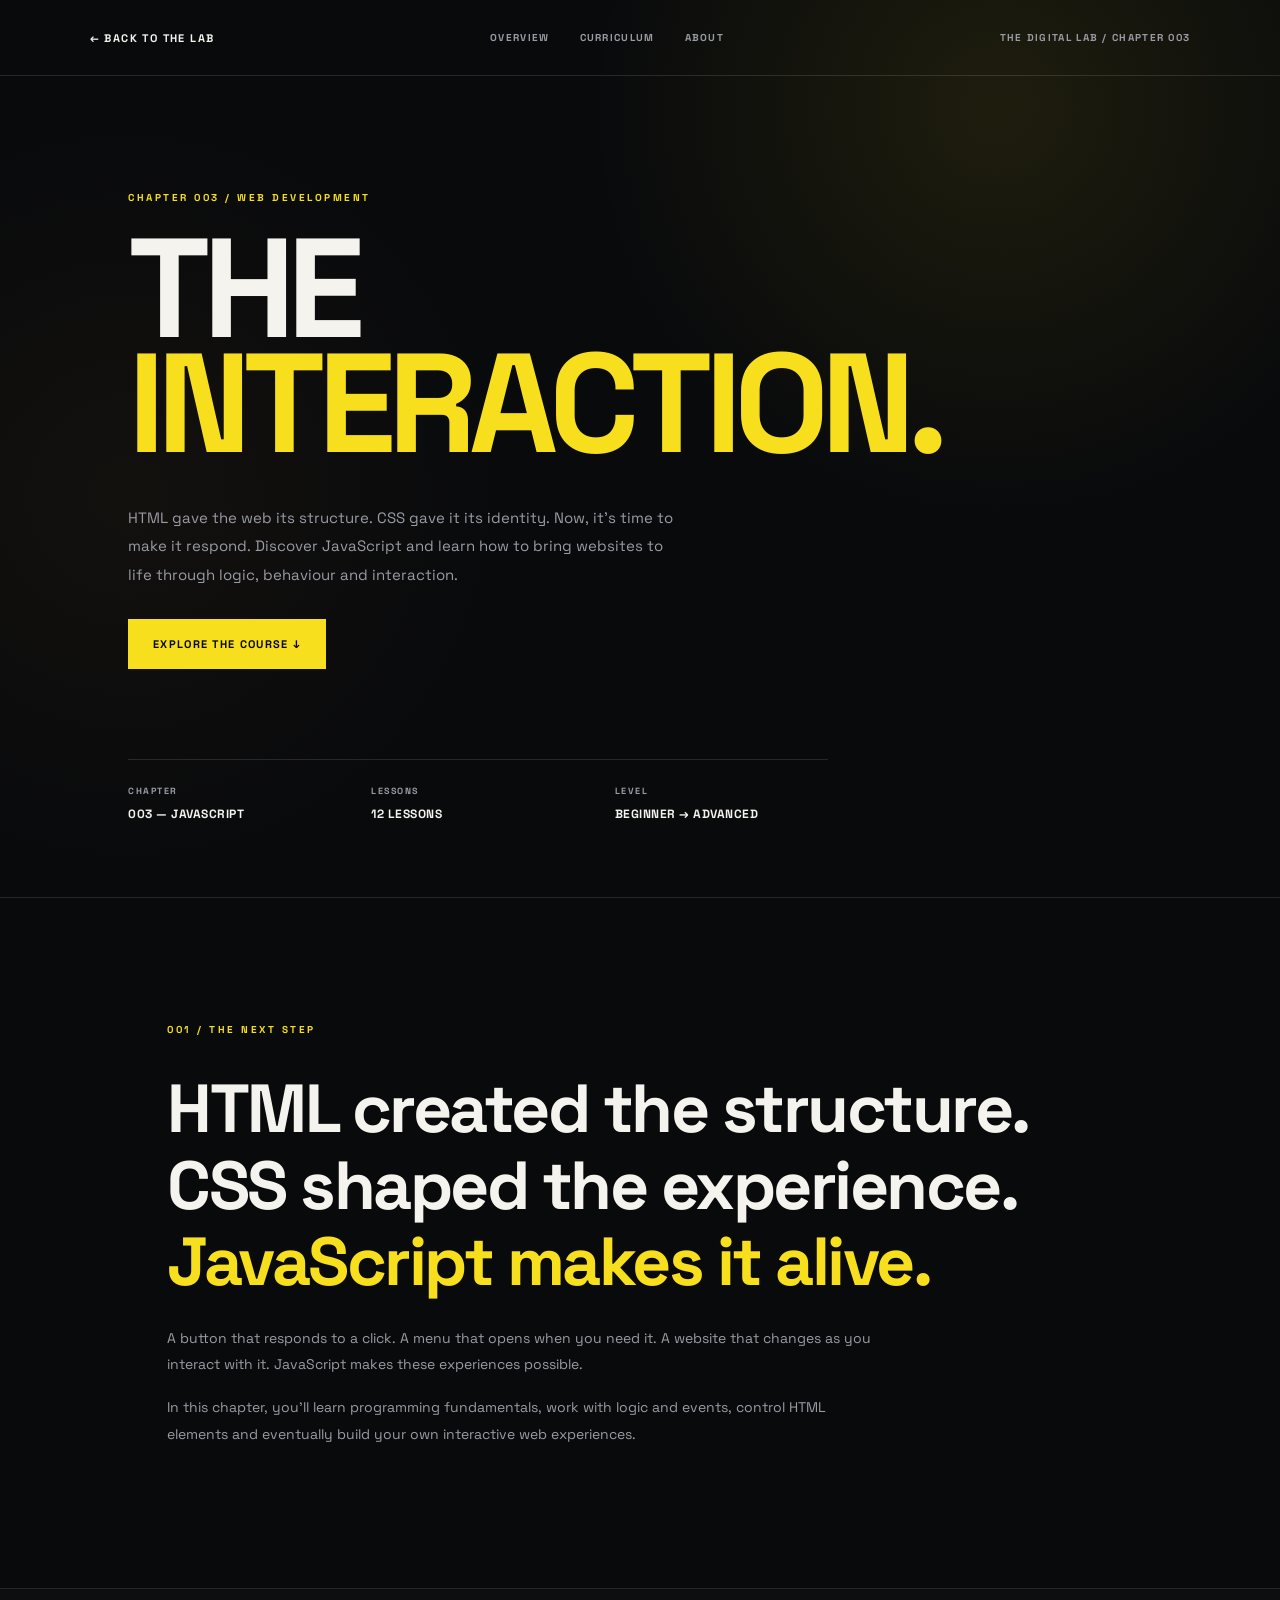
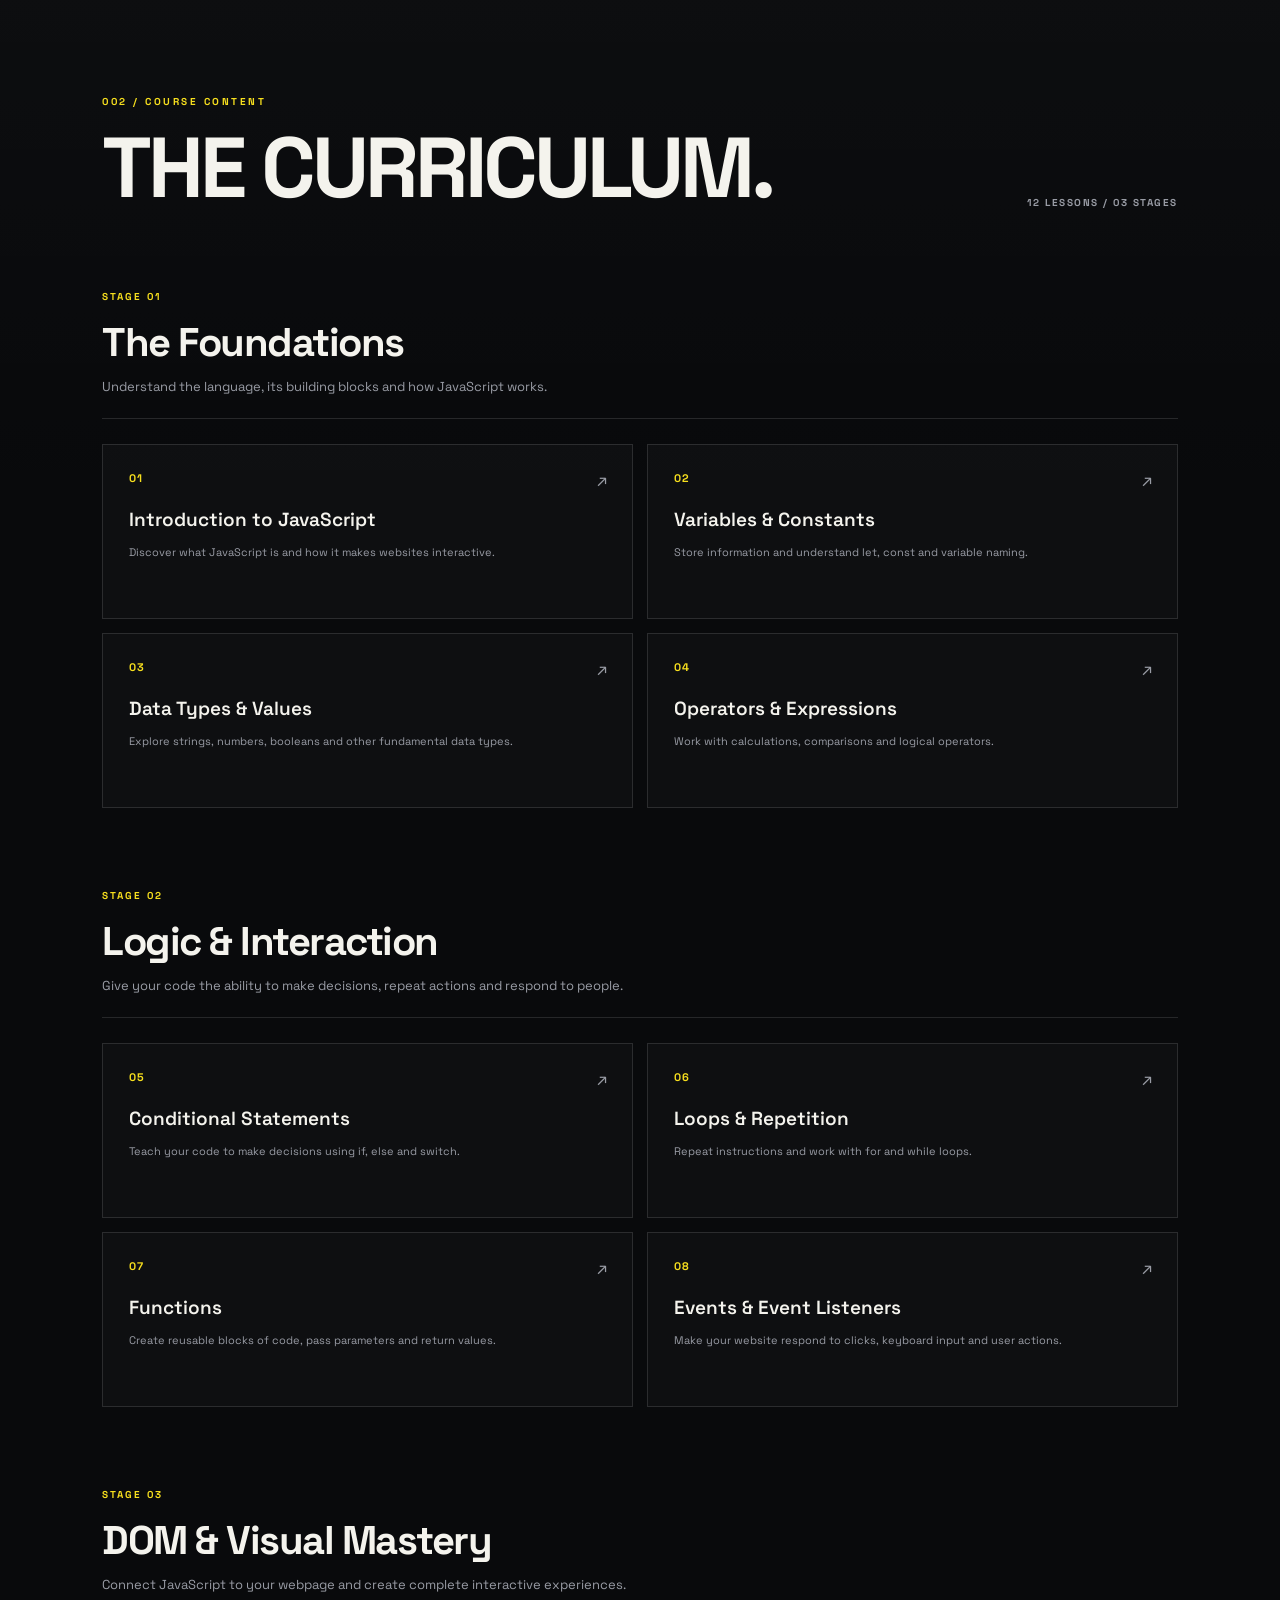
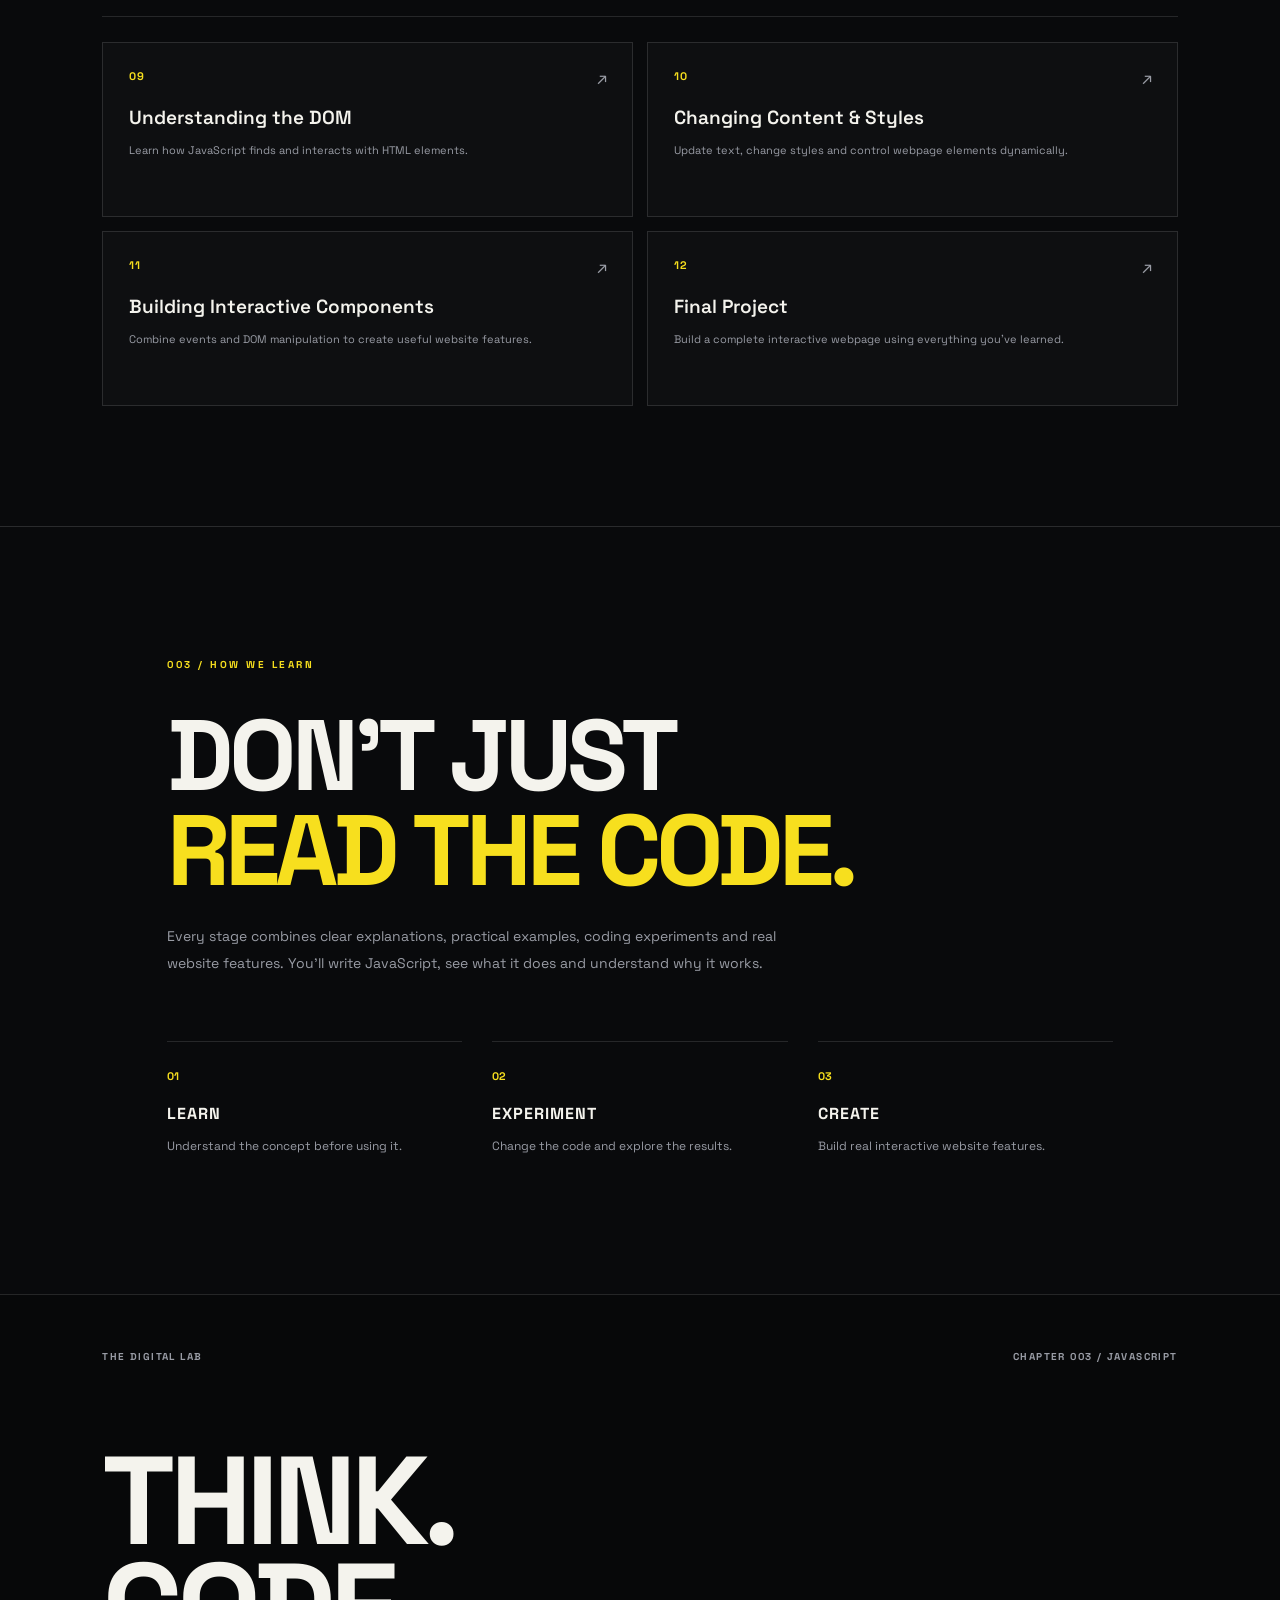
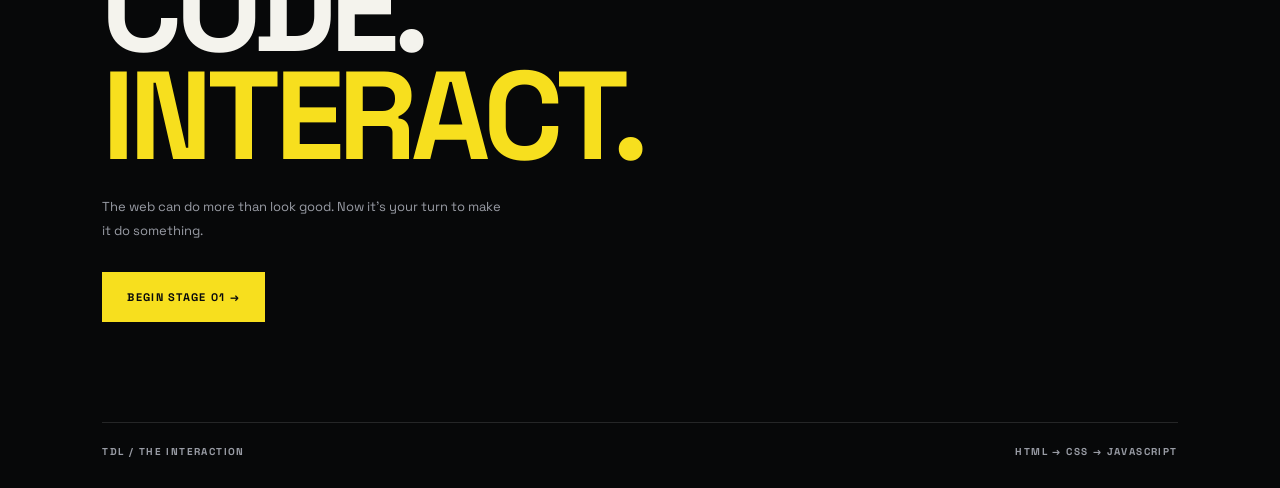
<file: JS.html>
<!DOCTYPE html>
<html lang="en">

<head>
    <meta charset="UTF-8">
    <meta name="viewport" content="width=device-width, initial-scale=1.0">

    <title>JavaScript — THE DIGITAL LAB</title>

    <link rel="stylesheet" href="style.css">
    <link rel="stylesheet" href="JS.css">

    <script src="JS.js" defer></script>
</head>

<body class="js-chapter">

    <div class="js-atmosphere"></div>

    <!-- NAVIGATION -->

    <nav class="js-nav">

        <a href="index.html" class="js-back">
            ← BACK TO THE LAB
        </a>

        <div class="js-nav-links">
            <a href="#overview">OVERVIEW</a>
            <a href="#js-course">CURRICULUM</a>
            <a href="#about">ABOUT</a>
        </div>

        <span class="js-nav-label">
            THE DIGITAL LAB / CHAPTER 003
        </span>

    </nav>


    <main>

        <!-- HERO -->

        <header class="js-hero" id="overview">

            <div class="js-eyebrow">
                CHAPTER 003 / WEB DEVELOPMENT
            </div>

            <h1>
                THE<br>
                <span>INTERACTION.</span>
            </h1>

            <p class="js-hero-description">
                HTML gave the web its structure.
                CSS gave it its identity.
                Now, it's time to make it respond.
                Discover JavaScript and learn how to bring
                websites to life through logic, behaviour and interaction.
            </p>

            <a href="#js-course" class="js-hero-button">
                EXPLORE THE COURSE ↓
            </a>

            <div class="js-chapter-info">

                <div>
                    <span class="js-info-label">CHAPTER</span>
                    <strong>003 — JAVASCRIPT</strong>
                </div>

                <div>
                    <span class="js-info-label">LESSONS</span>
                    <strong>12 LESSONS</strong>
                </div>

                <div>
                    <span class="js-info-label">LEVEL</span>
                    <strong>BEGINNER → ADVANCED</strong>
                </div>

            </div>

        </header>


        <!-- COURSE INTRODUCTION -->

        <section class="js-intro" id="about">

            <div class="js-section-kicker">
                001 / THE NEXT STEP
            </div>

            <h2>
                HTML created the structure.<br>
                CSS shaped the experience.<br>
                <span>JavaScript makes it alive.</span>
            </h2>

            <p>
                A button that responds to a click.
                A menu that opens when you need it.
                A website that changes as you interact with it.
                JavaScript makes these experiences possible.
            </p>

            <p>
                In this chapter, you'll learn programming fundamentals,
                work with logic and events, control HTML elements and
                eventually build your own interactive web experiences.
            </p>

        </section>


        <!-- COURSE INDEX -->

        <section class="js-curriculum" id="js-course">

            <div class="js-curriculum-heading">

                <div>
                    <span class="js-section-kicker">
                        002 / COURSE CONTENT
                    </span>

                    <h2>
                        THE CURRICULUM.
                    </h2>
                </div>

                <span class="js-course-count">
                    12 LESSONS / 03 STAGES
                </span>

            </div>


            <!-- STAGE 01 -->

            <div class="js-stage-heading">

                <span>STAGE 01</span>

                <h3>The Foundations</h3>

                <p>
                    Understand the language, its building blocks
                    and how JavaScript works.
                </p>

            </div>


            <div class="js-index-grid">

                <a href="JS stage 1.html#lesson-one" class="js-stage-card">
                    <span>01</span>

                    <strong>Introduction to JavaScript</strong>

                    <small>
                        Discover what JavaScript is and how it makes
                        websites interactive.
                    </small>
                </a>


                <a href="JS stage 1.html#lesson-two" class="js-stage-card">
                    <span>02</span>

                    <strong>Variables & Constants</strong>

                    <small>
                        Store information and understand let,
                        const and variable naming.
                    </small>
                </a>


                <a href="JS stage 1.html#lesson-three" class="js-stage-card">
                    <span>03</span>

                    <strong>Data Types & Values</strong>

                    <small>
                        Explore strings, numbers, booleans and
                        other fundamental data types.
                    </small>
                </a>


                <a href="JS stage 1.html#lesson-four" class="js-stage-card">
                    <span>04</span>

                    <strong>Operators & Expressions</strong>

                    <small>
                        Work with calculations, comparisons
                        and logical operators.
                    </small>
                </a>

            </div>


            <!-- STAGE 02 -->

            <div class="js-stage-heading">

                <span>STAGE 02</span>

                <h3>Logic & Interaction</h3>

                <p>
                    Give your code the ability to make decisions,
                    repeat actions and respond to people.
                </p>

            </div>


            <div class="js-index-grid">

                <a href="JS stage 2.html#lesson-five" class="js-stage-card">
                    <span>05</span>

                    <strong>Conditional Statements</strong>

                    <small>
                        Teach your code to make decisions using
                        if, else and switch.
                    </small>
                </a>


                <a href="JS stage 2.html#lesson-six" class="js-stage-card">
                    <span>06</span>

                    <strong>Loops & Repetition</strong>

                    <small>
                        Repeat instructions and work with
                        for and while loops.
                    </small>
                </a>


                <a href="JS stage 2.html#lesson-seven" class="js-stage-card">
                    <span>07</span>

                    <strong>Functions</strong>

                    <small>
                        Create reusable blocks of code,
                        pass parameters and return values.
                    </small>
                </a>


                <a href="JS stage 2.html#lesson-eight" class="js-stage-card">
                    <span>08</span>

                    <strong>Events & Event Listeners</strong>

                    <small>
                        Make your website respond to clicks,
                        keyboard input and user actions.
                    </small>
                </a>

            </div>


            <!-- STAGE 03 -->

            <div class="js-stage-heading">

                <span>STAGE 03</span>

                <h3>DOM & Visual Mastery</h3>

                <p>
                    Connect JavaScript to your webpage and
                    create complete interactive experiences.
                </p>

            </div>


            <div class="js-index-grid">

                <a href="JS stage 3.html#lesson-nine" class="js-stage-card">
                    <span>09</span>

                    <strong>Understanding the DOM</strong>

                    <small>
                        Learn how JavaScript finds and interacts
                        with HTML elements.
                    </small>
                </a>


                <a href="JS stage 3.html#lesson-ten" class="js-stage-card">
                    <span>10</span>

                    <strong>Changing Content & Styles</strong>

                    <small>
                        Update text, change styles and control
                        webpage elements dynamically.
                    </small>
                </a>


                <a href="JS stage 3.html#lesson-eleven" class="js-stage-card">
                    <span>11</span>

                    <strong>Building Interactive Components</strong>

                    <small>
                        Combine events and DOM manipulation
                        to create useful website features.
                    </small>
                </a>


                <a href="JS stage 3.html#lesson-twelve" class="js-stage-card">
                    <span>12</span>

                    <strong>Final Project</strong>

                    <small>
                        Build a complete interactive webpage
                        using everything you've learned.
                    </small>
                </a>

            </div>

        </section>


        <!-- COURSE PHILOSOPHY -->

        <section class="js-philosophy">

            <span class="js-section-kicker">
                003 / HOW WE LEARN
            </span>

            <h2>
                DON'T JUST<br>
                <span>READ THE CODE.</span>
            </h2>

            <p>
                Every stage combines clear explanations,
                practical examples, coding experiments and
                real website features. You'll write JavaScript,
                see what it does and understand why it works.
            </p>

            <div class="js-philosophy-grid">

                <div>
                    <span>01</span>
                    <h3>LEARN</h3>
                    <p>Understand the concept before using it.</p>
                </div>

                <div>
                    <span>02</span>
                    <h3>EXPERIMENT</h3>
                    <p>Change the code and explore the results.</p>
                </div>

                <div>
                    <span>03</span>
                    <h3>CREATE</h3>
                    <p>Build real interactive website features.</p>
                </div>

            </div>

        </section>


        <!-- FOOTER -->

        <footer class="js-footer">

            <div class="js-footer-top">
                <span>THE DIGITAL LAB</span>
                <span>CHAPTER 003 / JAVASCRIPT</span>
            </div>

            <h2>
                THINK.<br>
                CODE.<br>
                <span>INTERACT.</span>
            </h2>

            <p>
                The web can do more than look good.
                Now it's your turn to make it do something.
            </p>

            <a href="JS stage 1.html#lesson-one" class="js-start-button">
                BEGIN STAGE 01 →
            </a>

            <div class="js-footer-bottom">
                <span>TDL / THE INTERACTION</span>
                <span>HTML → CSS → JAVASCRIPT</span>
            </div>

        </footer>

    </main>

</body>
</html>
</file>
<file: style.css>
/* =========================================================
   THE DIGITAL LAB — MASTER STYLESHEET
   ORIGINAL DESIGN + ALL CREATIVE EXPERIMENTS
========================================================= */


/* =========================================================
   00 — GLOBAL DESIGN SYSTEM
========================================================= */

@import url('https://fonts.googleapis.com/css2?family=Space+Grotesk:wght@400;500;600;700&display=swap');

:root {
    --bg: #101010;
    --bg-deep: #090909;
    --lime: #c5ff41;
    --muted: #999;
    --line: rgba(255, 255, 255, 0.13);
    --text: #f4f1e9;
}

* {
    box-sizing: border-box;
}

html {
    scroll-behavior: smooth;
}

body {
    margin: 0;
    padding: 0;

    background: var(--bg);
    color: var(--text);

    font-family: "Space Grotesk", Arial, sans-serif;

    overflow-x: hidden;
}

a {
    color: inherit;
    text-decoration: none;
}

button {
    font-family: inherit;
}

img {
    max-width: 100%;
}

::selection {
    background: var(--lime);
    color: #111;
}


/* =========================================================
   01 — NAVIGATION
========================================================= */

.tdl-nav {
    position: relative;
    z-index: 10;

    width: 100%;
    padding: 25px 6%;

    display: flex;
    align-items: center;
    justify-content: space-between;

    border-bottom: 1px solid var(--line);
}

.logo {
    font-size: 27px;
    font-weight: 700;
    letter-spacing: -2px;
}

.logo span {
    color: var(--lime);
}

.nav-links {
    display: flex;
    gap: 38px;
}

.nav-links a,
.nav-cta {
    font-size: 10px;
    letter-spacing: 1.5px;
    color: #aaa;

    transition: color .3s ease;
}

.nav-links a:hover,
.nav-cta:hover {
    color: var(--lime);
}

.nav-cta {
    border: 1px solid var(--line);
    padding: 13px 19px;
    border-radius: 40px;
}


/* =========================================================
   02 — HOMEPAGE HERO
========================================================= */

.hero {
    min-height: 850px;
    padding: 100px 6% 75px;

    position: relative;

    display: grid;
    grid-template-columns: 1.1fr .9fr;
    align-items: center;
    gap: 30px;

    overflow: hidden;
}

.hero::before {
    content: "";

    position: absolute;

    width: 650px;
    height: 650px;

    border-radius: 50%;

    background:
        radial-gradient(
            circle,
            rgba(130, 75, 255, .17),
            transparent 70%
        );

    top: 5%;
    right: 2%;

    pointer-events: none;
}

.hero-copy {
    position: relative;
    z-index: 2;
}

.eyebrow {
    font-size: 10px;
    letter-spacing: 2px;
    color: var(--lime);
    margin-bottom: 35px;
}

.hero h1 {
    font-size: clamp(75px, 10vw, 155px);
    line-height: .82;
    letter-spacing: -10px;
    font-weight: 700;
}

.hero h1 span {
    color: var(--lime);
}

.hero-bottom {
    margin-top: 55px;

    display: flex;
    align-items: center;
    gap: 35px;
}

.hero-bottom p {
    font-size: 13px;
    line-height: 1.8;
    color: var(--muted);
}

.explore-btn {
    display: inline-flex;
    align-items: center;
    justify-content: center;

    padding: 17px 23px;

    border: 1px solid #555;
    border-radius: 40px;

    font-size: 10px;
    letter-spacing: 1px;

    transition: .35s ease;
}

.explore-btn:hover {
    background: var(--lime);
    color: #111;
    border-color: var(--lime);
    transform: translateY(-5px);
}


/* =========================================================
   03 — HERO ARTWORK
========================================================= */

.hero-art {
    position: relative;

    height: 570px;

    display: flex;
    align-items: center;
    justify-content: center;
}

.hero-art-image {
    width: 78%;
    height: 75%;

    overflow: hidden;

    border-radius: 48% 48% 18px 18px;

    position: relative;
    z-index: 2;

    transform: rotate(4deg);

    box-shadow: 0 30px 100px rgba(0, 0, 0, .5);
}

.hero-art-image img {
    width: 100%;
    height: 100%;
    object-fit: cover;

    transition: transform 1s ease;
}

.hero-art-image:hover img {
    transform: scale(1.1);
}

.hero-orbit {
    position: absolute;

    border: 1px solid rgba(197, 255, 65, .35);
    border-radius: 50%;

    width: 95%;
    height: 85%;

    transform: rotate(-25deg);
}

.orbit-two {
    width: 105%;
    height: 65%;

    border-color: rgba(153, 110, 255, .4);

    transform: rotate(35deg);
}

.art-label {
    position: absolute;
    z-index: 3;

    font-size: 9px;
    letter-spacing: 1.5px;
    color: #ddd;
}

.art-label-top {
    top: 8%;
    right: 0;

    display: flex;
    gap: 20px;
}

.art-label-bottom {
    bottom: 8%;
    left: 0;
}

.hero-index {
    position: absolute;
    bottom: 30px;
    left: 6%;

    color: #777;
    font-size: 9px;
    letter-spacing: 2px;
}


/* =========================================================
   04 — MARQUEE
========================================================= */

.tdl-marquee {
    overflow: hidden;

    padding: 23px 0;

    background: var(--lime);
    color: #111;

    transform: rotate(-1deg) scale(1.02);
}

.marquee-track {
    display: flex;

    width: max-content;
    gap: 50px;

    animation: marquee 25s linear infinite;
}

.marquee-track span {
    font-size: 15px;
    font-weight: 700;
    letter-spacing: 2px;
    white-space: nowrap;
}

@keyframes marquee {
    from {
        transform: translateX(0);
    }

    to {
        transform: translateX(-50%);
    }
}


/* =========================================================
   05 — LEARNING ARCHIVE
========================================================= */

.archive {
    padding: 150px 6%;
}

.section-heading {
    display: flex;
    justify-content: space-between;
    align-items: end;
    gap: 30px;

    margin-bottom: 70px;
}

.section-heading h2 {
    font-size: clamp(55px, 8vw, 105px);
    line-height: .88;
    letter-spacing: -6px;
}

.section-heading h2 span {
    color: var(--lime);
}

.archive-description {
    color: var(--muted);
    font-size: 13px;
    line-height: 1.8;

    max-width: 260px;

    margin-bottom: 8px;
}


/* =========================================================
   06 — LEARNING CARDS
========================================================= */

.learning-grid {
    display: grid;
    grid-template-columns: repeat(3, 1fr);
    gap: 20px;
}

.learning-card {
    min-height: 390px;
    padding: 30px;

    border: 1px solid var(--line);
    border-radius: 12px;

    display: flex;
    flex-direction: column;
    justify-content: space-between;

    position: relative;
    overflow: hidden;

    background: #171717;

    transition:
        transform .45s cubic-bezier(.2, .8, .2, 1),
        background .45s ease,
        border-color .45s ease,
        box-shadow .45s ease;
}

.learning-card:nth-child(2) {
    background: #17151d;
}

.learning-card:nth-child(3) {
    background: #17191b;
}

.learning-card:hover {
    transform: translateY(-13px) scale(1.025);

    background: var(--lime);
    color: #101010;

    border-color: var(--lime);

    box-shadow: 0 25px 70px rgba(197, 255, 65, .13);
}

.learning-card:nth-child(2):hover {
    background: #ad8aff;
    border-color: #ad8aff;

    box-shadow: 0 25px 70px rgba(173, 138, 255, .15);
}

.learning-card:nth-child(3):hover {
    background: #ff956c;
    border-color: #ff956c;

    box-shadow: 0 25px 70px rgba(255, 149, 108, .15);
}

.card-number {
    font-size: 10px;
    letter-spacing: 1.5px;
    color: #888;

    transition: color .3s ease;
}

.learning-card:hover .card-number {
    color: #333;
}

.learning-card h3 {
    font-size: clamp(35px, 4vw, 57px);
    line-height: .92;
    letter-spacing: -3px;
}

.learning-card h3 span {
    color: var(--lime);
}

.learning-card:hover h3 span {
    color: #111;
}

.learning-card p {
    max-width: 230px;

    font-size: 12px;
    line-height: 1.7;

    color: #999;

    margin-top: 20px;

    transition: color .3s ease;
}

.learning-card:hover p {
    color: #333;
}

.card-footer {
    display: flex;
    align-items: center;
    justify-content: space-between;

    border-top: 1px solid var(--line);

    padding-top: 20px;
    margin-top: 35px;

    font-size: 9px;
    letter-spacing: 1.5px;
}

.learning-card:hover .card-footer {
    border-color: rgba(0, 0, 0, .2);
}

.card-arrow {
    font-size: 24px;
    transition: transform .3s ease;
}

.learning-card:hover .card-arrow {
    transform: translate(5px, -5px);
}


/* =========================================================
   07 — FEATURED LESSON
========================================================= */

.foundations {
    padding: 110px 6%;
    background: #191919;
}

.lesson-top {
    display: flex;
    justify-content: space-between;

    border-bottom: 1px solid var(--line);
    padding-bottom: 25px;
}

.lesson-tag {
    color: #888;
    font-size: 10px;
    letter-spacing: 1px;
}

.lesson-content {
    display: grid;
    grid-template-columns: 1fr 1fr;

    gap: 70px;
    align-items: center;

    padding-top: 80px;
}

.lesson-text h2 {
    font-size: clamp(50px, 7vw, 95px);
    line-height: .9;
    letter-spacing: -6px;
}

.lesson-text h2 span {
    color: #ad8aff;
}

.lesson-text p {
    max-width: 380px;

    margin: 35px 0;

    color: var(--muted);

    font-size: 13px;
    line-height: 1.9;
}

.lesson-image {
    position: relative;
}

.lesson-image img {
    width: 100%;
    height: 430px;

    object-fit: cover;

    border-radius: 8px;
}

.lesson-image span {
    display: block;
    margin-top: 15px;

    font-size: 9px;
    letter-spacing: 1.5px;
    color: #888;
}


/* =========================================================
   08 — ABOUT
========================================================= */

.about-section {
    padding: 150px 6%;

    background:
        radial-gradient(
            ellipse at 85% 50%,
            rgba(173, 138, 255, .12),
            transparent 45%
        ),
        #101010;
}

.about-section h2 {
    font-size: clamp(65px, 11vw, 145px);
    line-height: .85;
    letter-spacing: -9px;
}

.about-section h2 span {
    color: var(--lime);
}

.about-bottom {
    display: flex;
    justify-content: space-between;
    align-items: end;
    gap: 30px;

    margin-top: 70px;
}

.about-bottom p {
    max-width: 430px;

    font-size: 14px;
    line-height: 1.9;

    color: var(--muted);
}

.about-bottom span {
    color: #777;
    font-size: 9px;
    letter-spacing: 1px;
}


/* =========================================================
   09 — FOOTER
========================================================= */

.tdl-footer {
    padding: 30px 6%;

    border-top: 1px solid var(--line);

    display: flex;
    justify-content: space-between;
    align-items: center;
}

.tdl-footer p,
.tdl-footer > a:last-child {
    font-size: 9px;
    letter-spacing: 1.5px;
    color: #888;
}


/* =========================================================
   10 — ENTRANCE ANIMATIONS
========================================================= */

.hero-copy,
.hero-art,
.tdl-nav {
    animation: entrance .9s ease both;
}

.hero-art {
    animation-delay: .2s;
}

@keyframes entrance {
    from {
        opacity: 0;
        transform: translateY(35px);
    }

    to {
        opacity: 1;
        transform: translateY(0);
    }
}


/* =========================================================
   11 — HOMEPAGE RESPONSIVE
========================================================= */

@media (max-width: 850px) {

    .hero {
        grid-template-columns: 1fr;
        padding-top: 100px;
    }

    .hero-art {
        height: 450px;
    }

    .learning-grid {
        grid-template-columns: 1fr 1fr;
    }

    .lesson-content {
        gap: 35px;
    }

}

@media (max-width: 600px) {

    .tdl-nav {
        padding: 22px 5%;
    }

    .nav-links {
        display: none;
    }

    .hero {
        min-height: auto;
        padding: 100px 5% 90px;
    }

    .hero h1 {
        font-size: 19vw;
        letter-spacing: -6px;
    }

    .hero-bottom {
        flex-direction: column;
        align-items: start;
    }

    .hero-art {
        height: 350px;
    }

    .section-heading {
        flex-direction: column;
        align-items: start;
    }

    .section-heading h2 {
        font-size: 16vw;
    }

    .learning-grid {
        grid-template-columns: 1fr;
    }

    .learning-card {
        min-height: 350px;
    }

    .lesson-content {
        grid-template-columns: 1fr;
    }

    .lesson-text h2 {
        font-size: 14vw;
    }

    .lesson-image img {
        height: 300px;
    }

    .lesson-top {
        flex-direction: column;
        gap: 10px;
    }

    .about-section h2 {
        font-size: 15vw;
        letter-spacing: -5px;
    }

    .about-bottom {
        flex-direction: column;
        align-items: start;
    }

    .tdl-footer {
        flex-wrap: wrap;
        gap: 20px;
    }

}


/* =========================================================
   12 — CUSTOM DIGITAL SCULPTURE
========================================================= */

.hero-sculpture {
    width: 78%;
    height: 75%;

    position: relative;
    overflow: visible;

    border-radius: 0;

    transform: rotate(-7deg);

    box-shadow: none;
    background: transparent;

    animation: sculptureFloat 7s ease-in-out infinite;
}

.sculpture-glow {
    position: absolute;
    inset: 5%;

    background:
        radial-gradient(
            ellipse,
            rgba(143, 72, 255, .55),
            rgba(255, 91, 180, .2) 45%,
            transparent 72%
        );

    filter: blur(35px);
}

.sculpture-core {
    position: absolute;
    inset: 15% 8%;

    border-radius: 44% 56% 39% 61% / 54% 37% 63% 46%;

    background:
        radial-gradient(
            ellipse at 28% 20%,
            #ffffff 0%,
            #e8caff 5%,
            #a77aff 17%,
            transparent 38%
        ),
        radial-gradient(
            ellipse at 75% 80%,
            #ff8cce 0%,
            #a13cff 28%,
            transparent 58%
        ),
        linear-gradient(
            135deg,
            #d7b4ff,
            #7534d9 38%,
            #28134e 72%,
            #f17cc9
        );

    box-shadow:
        inset 12px 12px 35px rgba(255, 255, 255, .4),
        inset -20px -20px 45px rgba(15, 0, 45, .6),
        0 30px 80px rgba(129, 58, 255, .3);

    transform: rotate(-15deg);
}

.sculpture-highlight {
    position: absolute;

    width: 60%;
    height: 25%;

    top: 12%;
    left: 12%;

    border-radius: 50%;

    background: rgba(255, 255, 255, .55);

    filter: blur(22px);

    transform: rotate(-25deg);
}

.sculpture-inner {
    position: absolute;

    width: 50%;
    height: 48%;

    left: 25%;
    top: 28%;

    border-radius: 50%;

    background:
        radial-gradient(
            ellipse,
            rgba(18, 7, 42, .9),
            rgba(91, 37, 158, .6) 50%,
            transparent 72%
        );

    filter: blur(8px);
}

.sculpture-ribbon {
    position: absolute;
    z-index: 2;

    width: 105%;
    height: 23%;

    left: -3%;

    border: 2px solid rgba(255, 255, 255, .65);
    border-radius: 50%;

    transform: rotate(-28deg);

    box-shadow:
        0 0 12px rgba(255, 255, 255, .2),
        0 0 25px rgba(183, 120, 255, .25);
}

.ribbon-one {
    top: 28%;
}

.ribbon-two {
    top: 43%;

    transform: rotate(22deg);

    border-color: rgba(255, 145, 219, .7);
}

.ribbon-three {
    top: 55%;

    transform: rotate(-12deg) scale(.9);

    border-color: rgba(193, 157, 255, .8);
}

.sculpture-dot {
    position: absolute;
    z-index: 3;

    width: 13px;
    height: 13px;

    border-radius: 50%;

    background: #fff;

    box-shadow: 0 0 20px 7px rgba(201, 157, 255, .6);
}

.dot-one {
    top: 13%;
    right: 20%;
}

.dot-two {
    bottom: 18%;
    left: 12%;

    width: 8px;
    height: 8px;
}

.dot-three {
    top: 65%;
    right: 5%;

    width: 6px;
    height: 6px;
}

@keyframes sculptureFloat {

    0%, 100% {
        transform: rotate(-7deg) translateY(0);
    }

    50% {
        transform: rotate(-3deg) translateY(-18px);
    }

}

@media (max-width: 600px) {

    .hero-sculpture {
        width: 80%;
        height: 75%;
    }

}


/* =========================================================
   13 — INTERACTIVE HERO EXPERIENCE
========================================================= */

.hero-art {
    transform-style: preserve-3d;

    transition: transform .25s ease-out;

    will-change: transform;
}

.hero-art::before {
    content: "";

    position: absolute;
    inset: 0;

    z-index: 0;

    pointer-events: none;

    background:
        radial-gradient(
            circle at var(--mouse-x, 50%) var(--mouse-y, 50%),
            rgba(177, 111, 255, .2),
            transparent 48%
        );

    transition: opacity .3s ease;
}

.hero-sculpture {
    transform-style: preserve-3d;
}

.sculpture-core {
    transition: filter .4s ease;
}

.hero-art:hover .sculpture-core {
    filter: brightness(1.12);
}

@media (prefers-reduced-motion: reduce) {

    .hero-art {
        transition: none;
    }

}


/* =========================================================
   14 — HOMEPAGE AMBIENT LIGHT
========================================================= */

.tdl-home .hero {
    isolation: isolate;
    overflow: visible;

    background: transparent;
    border: none;
    box-shadow: none;
}

.tdl-home .hero::before {
    content: "";

    position: absolute;
    z-index: -1;

    pointer-events: none;

    width: 170%;
    height: 170%;

    top: -35%;
    left: -35%;

    background:
        radial-gradient(
            ellipse at 72% 48%,
            rgba(143, 72, 255, .25) 0%,
            rgba(143, 72, 255, .17) 20%,
            rgba(190, 75, 190, .09) 38%,
            rgba(55, 90, 190, .035) 55%,
            transparent 72%
        );

    filter: blur(65px);
    opacity: .95;

    transition: opacity .6s ease;
}

.tdl-home .hero-art::before {
    display: none;
}


/* =========================================================
   15 — FOUNDATIONS PAGE
========================================================= */

/* NAVIGATION */

body:has(.foundations-page) nav {
    width: 100%;
    padding: 25px 6%;

    display: flex;
    justify-content: space-between;
    align-items: center;

    border-bottom: 1px solid rgba(255, 255, 255, .13);
}

body:has(.foundations-page) .logo {
    font-size: 27px;
    font-weight: 700;
    letter-spacing: -2px;
}

body:has(.foundations-page) .logo span {
    color: var(--lime);
}

body:has(.foundations-page) .nav-links {
    display: flex;
    gap: 35px;
}

body:has(.foundations-page) .nav-links a,
body:has(.foundations-page) .menu-label {
    font-size: 10px;
    letter-spacing: 1.5px;
    color: #aaa;

    text-decoration: none;

    transition: color .3s ease;
}

body:has(.foundations-page) .nav-links a:hover {
    color: var(--lime);
}

body:has(.foundations-page) .menu-label {
    color: var(--lime);
}


/* HERO */

.foundations-page {
    min-height: 560px;
    padding: 120px 6% 100px;

    display: flex;
    flex-direction: column;
    justify-content: center;

    background:
        radial-gradient(
            ellipse at 80% 40%,
            rgba(173, 138, 255, .13),
            transparent 55%
        );
}

.foundations-page h1 {
    font-size: clamp(75px, 11vw, 145px);
    line-height: .83;
    letter-spacing: -9px;
    margin-bottom: 45px;
}

.foundations-page h1 span {
    color: var(--lime);
}

.foundations-intro {
    display: flex;
    justify-content: space-between;
    align-items: end;
    gap: 30px;

    max-width: 850px;
}

.foundations-intro p {
    max-width: 500px;

    font-size: 15px;
    line-height: 1.8;

    color: #aaa;
}

.foundations-intro span {
    color: #888;
    font-size: 10px;
    letter-spacing: 2px;
}


/* TECHNOLOGY SECTION */

.tech-section {
    padding: 100px 6% 130px;
    background: #151515;
}

.tech-grid {
    display: grid;
    grid-template-columns: repeat(3, 1fr);
    gap: 20px;

    margin-top: 45px;
}

.tech-card {
    min-height: 310px;
    padding: 30px;

    border: 1px solid rgba(255, 255, 255, .12);
    border-radius: 12px;

    background: #1c1c1c;

    display: flex;
    flex-direction: column;
    justify-content: space-between;

    transition: .4s ease;
}

.tech-card:hover {
    transform: translateY(-10px);

    background: #c5ff41;
    color: #111;

    border-color: #c5ff41;

    box-shadow: 0 20px 60px rgba(197, 255, 65, .1);
}

.tech-card:nth-child(2):hover {
    background: #ad8aff;
    border-color: #ad8aff;

    box-shadow: 0 20px 60px rgba(173, 138, 255, .12);
}

.tech-card:nth-child(3):hover {
    background: #ff956c;
    border-color: #ff956c;

    box-shadow: 0 20px 60px rgba(255, 149, 108, .12);
}

.tech-card > span {
    color: #888;
    font-size: 11px;
}

.tech-card h2 {
    font-size: 65px;
    letter-spacing: -4px;
}

.tech-card h2 span {
    color: var(--lime);
}

.tech-card:hover h2 span {
    color: #111;
}

.tech-card p {
    max-width: 280px;

    color: #999;
    font-size: 13px;
    line-height: 1.8;

    margin: 15px 0;
}

.tech-card:hover p,
.tech-card:hover > span {
    color: #333;
}

.tech-card small {
    font-size: 9px;
    letter-spacing: 2px;
    color: #888;
}

.tech-card:hover small {
    color: #333;
}


/* FOUNDATIONS PLAYGROUND */

.playground {
    padding: 130px 6%;
}

.playground > h2 {
    font-size: clamp(55px, 8vw, 100px);
    line-height: .9;
    letter-spacing: -6px;

    margin-bottom: 65px;
}

.playground > h2 span {
    color: #ad8aff;
}

.playground-grid {
    display: grid;
    grid-template-columns: .8fr 1.2fr;

    gap: 50px;
    align-items: center;
}

.playground-info {
    display: flex;
    flex-direction: column;
    align-items: flex-start;
}

.playground-label {
    color: var(--lime);
    font-size: 10px;
    letter-spacing: 2px;

    margin-bottom: 25px;
}

.playground-info h3 {
    font-size: 43px;
    line-height: .95;
    letter-spacing: -2px;
}

.playground-info > p:not(.playground-label) {
    color: #999;
    font-size: 13px;
    line-height: 1.9;

    margin: 25px 0;

    max-width: 350px;
}

.lab-button {
    border: 1px solid #777;

    background: transparent;
    color: white;

    padding: 17px 23px;

    border-radius: 40px;

    font-family: inherit;
    font-size: 10px;
    letter-spacing: 1px;

    cursor: pointer;

    transition: .3s ease;
}

.lab-button:hover {
    background: var(--lime);
    color: #111;

    border-color: var(--lime);

    transform: translateY(-4px);
}


/* LIVE DEMO */

.demo-area {
    min-height: 450px;
    padding: 45px;

    border-radius: 12px;

    background:
        radial-gradient(
            circle at 50% 45%,
            rgba(173, 138, 255, .2),
            transparent 65%
        ),
        #1b1b1b;

    border: 1px solid rgba(255, 255, 255, .12);

    display: flex;
    flex-direction: column;
    justify-content: center;
    align-items: center;

    position: relative;
    overflow: hidden;

    transition: background .5s ease;
}

.demo-card {
    width: min(100%, 340px);
    min-height: 280px;

    padding: 35px;

    background: linear-gradient(145deg, #ad8aff, #5434a0);

    border-radius: 12px;

    display: flex;
    flex-direction: column;
    justify-content: space-between;

    color: white;

    box-shadow: 0 25px 70px rgba(0, 0, 0, .35);

    transition: .5s ease;
}

.demo-card > span,
.demo-card p {
    font-size: 9px;
    letter-spacing: 2px;
}

.demo-card h3 {
    font-size: 45px;
    line-height: .9;
    letter-spacing: -2px;
}

.demo-area.alternate {
    background:
        radial-gradient(
            circle at 50% 45%,
            rgba(197, 255, 65, .2),
            transparent 65%
        ),
        #1b1b1b;
}

.demo-area.alternate .demo-card {
    background: linear-gradient(145deg, #c5ff41, #56a84b);
    color: #111;

    transform: rotate(-5deg) scale(1.05);
}

.demo-caption {
    position: absolute;

    bottom: 20px;
    right: 25px;

    font-size: 9px;
    letter-spacing: 2px;
    color: #888;
}


/* FOUNDATIONS FOOTER */

body:has(.foundations-page) .tdl-footer {
    padding: 35px 6%;

    border-top: 1px solid rgba(255, 255, 255, .13);

    display: flex;
    justify-content: space-between;
    align-items: center;
}

body:has(.foundations-page) .tdl-footer a {
    font-size: 10px;
    letter-spacing: 1px;

    color: #aaa;

    transition: color .3s ease;
}

body:has(.foundations-page) .tdl-footer a:hover {
    color: var(--lime);
}

body:has(.foundations-page) .tdl-footer span {
    font-size: 9px;
    color: #777;
    letter-spacing: 1px;
}


/* FOUNDATIONS MOBILE */

@media (max-width: 700px) {

    body:has(.foundations-page) nav {
        padding: 22px 5%;
    }

    body:has(.foundations-page) .nav-links {
        gap: 12px;
    }

    body:has(.foundations-page) .nav-links a {
        font-size: 8px;
    }

    body:has(.foundations-page) .menu-label {
        display: none;
    }

    .foundations-page {
        min-height: auto;
        padding: 100px 5%;
    }

    .foundations-page h1 {
        font-size: 17vw;
        letter-spacing: -5px;
    }

    .foundations-intro {
        flex-direction: column;
        align-items: flex-start;
    }

    .tech-grid {
        grid-template-columns: 1fr;
    }

    .tech-card {
        min-height: 260px;
    }

    .playground > h2 {
        font-size: 13vw;
    }

    .playground-grid {
        grid-template-columns: 1fr;
    }

    .demo-area {
        min-height: 370px;
        padding: 20px;
    }

    body:has(.foundations-page) .tdl-footer {
        flex-wrap: wrap;
        gap: 20px;
    }

}


/* =========================================================
   16 — MOTION PAGE
========================================================= */

/* NAVIGATION */

body:has(.motion-hero) nav {
    padding: 25px 6%;

    display: flex;
    justify-content: space-between;
    align-items: center;

    border-bottom: 1px solid rgba(255, 255, 255, .13);
}

body:has(.motion-hero) .logo {
    font-size: 27px;
    font-weight: 700;
    letter-spacing: -2px;
    text-decoration: none;
}

body:has(.motion-hero) .logo span {
    color: #c5ff41;
}

body:has(.motion-hero) .nav-links {
    display: flex;
    gap: 35px;
}

body:has(.motion-hero) .nav-links a,
body:has(.motion-hero) .menu-label {
    color: #aaa;
    font-size: 10px;
    letter-spacing: 1.5px;
    text-decoration: none;

    transition: color .3s ease;
}

body:has(.motion-hero) .nav-links a:hover {
    color: #c5ff41;
}

body:has(.motion-hero) .menu-label {
    color: #8e9cff;
}


/* HERO */

.motion-hero {
    min-height: 600px;
    padding: 120px 6% 100px;

    display: flex;
    flex-direction: column;
    justify-content: center;

    background:
        radial-gradient(
            ellipse at 80% 35%,
            rgba(76, 91, 255, .23),
            transparent 50%
        ),
        radial-gradient(
            ellipse at 65% 85%,
            rgba(167, 80, 255, .12),
            transparent 45%
        );
}

.motion-hero h1 {
    font-size: clamp(90px, 14vw, 175px);
    line-height: .82;
    letter-spacing: -11px;

    margin: 30px 0 45px;
}

.motion-hero h1 span {
    color: #8e9cff;
}

.motion-intro {
    max-width: 850px;

    display: flex;
    justify-content: space-between;
    align-items: end;
    gap: 30px;
}

.motion-intro p {
    max-width: 460px;

    color: #aaa;

    font-size: 15px;
    line-height: 1.8;
}

.motion-intro span {
    color: #888;
    font-size: 9px;
    letter-spacing: 2px;
}


/* VISUAL FEATURE */

.motion-visual {
    height: 440px;

    position: relative;
    overflow: hidden;

    margin: 0 6%;

    border-radius: 14px;
    background: #25213d;
}

.motion-visual img {
    width: 100%;
    height: 100%;

    object-fit: cover;

    display: block;

    filter: saturate(.75) brightness(.7);

    transition: transform .8s ease, filter .8s ease;
}

.motion-visual:hover img {
    transform: scale(1.045);
    filter: saturate(1.1) brightness(.85);
}

.motion-visual::after {
    content: "";

    position: absolute;
    inset: 0;

    pointer-events: none;

    background:
        linear-gradient(
            0deg,
            rgba(10, 10, 20, .8),
            transparent 65%
        );
}

.motion-visual-caption {
    position: absolute;
    z-index: 2;

    bottom: 25px;
    left: 30px;
    right: 30px;

    display: flex;
    justify-content: space-between;
    gap: 15px;

    font-size: 9px;
    letter-spacing: 2px;
}


/* MOTION PLAYGROUND */

.motion-playground {
    padding: 130px 6%;
}

.motion-playground > h2 {
    font-size: clamp(65px, 9vw, 110px);
    line-height: .88;
    letter-spacing: -7px;

    margin: 30px 0 70px;
}

.motion-playground > h2 span {
    color: #8e9cff;
}

.motion-lab-grid {
    display: grid;
    grid-template-columns: .8fr 1.2fr;

    gap: 50px;
    align-items: center;
}

.motion-instructions {
    display: flex;
    flex-direction: column;
    align-items: flex-start;
}

.motion-instructions .playground-label {
    color: #8e9cff;
    font-size: 10px;
    letter-spacing: 2px;

    margin-bottom: 25px;
}

.motion-instructions h3 {
    font-size: 43px;
    line-height: .95;
    letter-spacing: -2px;
}

.motion-instructions > p:not(.playground-label) {
    color: #999;
    font-size: 13px;
    line-height: 1.9;

    max-width: 350px;

    margin: 25px 0;
}


/* MOTION CONTROLS */

.motion-controls {
    display: flex;
    flex-wrap: wrap;
    gap: 10px;

    margin-top: 10px;
}

.motion-choice {
    padding: 14px 20px;

    border: 1px solid #444;

    background: transparent;
    color: #aaa;

    border-radius: 40px;

    font-family: inherit;
    font-size: 10px;
    letter-spacing: 1px;

    cursor: pointer;

    transition: .3s ease;
}

.motion-choice:hover {
    border-color: #8e9cff;
    color: white;

    transform: translateY(-3px);
}

.motion-choice.active {
    background: #8e9cff;
    color: #10101a;

    border-color: #8e9cff;
}


/* LIVE MOTION STAGE */

.motion-stage {
    min-height: 480px;

    position: relative;
    overflow: hidden;

    border-radius: 14px;

    border: 1px solid rgba(255, 255, 255, .12);

    background:
        radial-gradient(
            circle at 50% 45%,
            rgba(104, 92, 255, .23),
            transparent 55%
        ),
        #171727;

    display: flex;
    justify-content: center;
    align-items: center;
}

.motion-stage::before,
.motion-stage::after {
    content: "";

    position: absolute;

    width: 340px;
    height: 340px;

    border: 1px solid rgba(142, 156, 255, .2);
    border-radius: 50%;

    pointer-events: none;
}

.motion-stage::after {
    width: 440px;
    height: 440px;

    border-color: rgba(142, 156, 255, .09);
}

.motion-object {
    width: 260px;
    height: 260px;

    padding: 25px;

    position: relative;
    z-index: 1;

    border-radius: 25px;

    background:
        linear-gradient(
            145deg,
            #a6aaff,
            #6558e9 55%,
            #302477
        );

    color: white;

    box-shadow: 0 30px 80px rgba(75, 65, 220, .3);

    display: flex;
    flex-direction: column;
    justify-content: space-between;

    transition:
        transform .7s cubic-bezier(.2, .8, .2, 1),
        border-radius .7s ease,
        box-shadow .7s ease;
}

.motion-object span,
.motion-object small {
    font-size: 9px;
    letter-spacing: 2px;
}

.motion-object strong {
    font-size: 36px;
    line-height: .9;
    letter-spacing: -2px;
}

.motion-stage-caption {
    position: absolute;

    bottom: 22px;
    right: 25px;

    color: #888;

    font-size: 9px;
    letter-spacing: 2px;
}


/* MOTION EFFECTS */

.motion-object.effect-float {
    animation: motionFloat 2.5s ease-in-out infinite;
}

.motion-object.effect-rotate {
    transform: rotate(180deg);
    border-radius: 50%;
}

.motion-object.effect-scale {
    transform: scale(1.2);

    border-radius: 50px;

    box-shadow: 0 35px 100px rgba(120, 100, 255, .55);
}

@keyframes motionFloat {

    0%, 100% {
        transform: translateY(0);
    }

    50% {
        transform: translateY(-28px);
    }

}


/* MOTION FOOTER */

body:has(.motion-hero) .tdl-footer {
    padding: 35px 6%;

    border-top: 1px solid rgba(255, 255, 255, .13);

    display: flex;
    justify-content: space-between;
    align-items: center;
}

body:has(.motion-hero) .tdl-footer a {
    color: #aaa;
    text-decoration: none;

    font-size: 10px;
    letter-spacing: 1px;

    transition: color .3s ease;
}

body:has(.motion-hero) .tdl-footer a:hover {
    color: #8e9cff;
}

body:has(.motion-hero) .tdl-footer span {
    color: #777;
    font-size: 9px;
    letter-spacing: 1px;
}


/* MOTION MOBILE */

@media (max-width: 700px) {

    body:has(.motion-hero) nav {
        padding: 22px 5%;
    }

    body:has(.motion-hero) .nav-links {
        gap: 12px;
    }

    body:has(.motion-hero) .nav-links a {
        font-size: 8px;
    }

    body:has(.motion-hero) .menu-label {
        display: none;
    }

    .motion-hero {
        min-height: auto;
        padding: 100px 5%;
    }

    .motion-hero h1 {
        font-size: 18vw;
        letter-spacing: -5px;
    }

    .motion-intro {
        flex-direction: column;
        align-items: flex-start;
    }

    .motion-visual {
        height: 300px;
        margin: 0 5%;
    }

    .motion-playground > h2 {
        font-size: 14vw;
    }

    .motion-lab-grid {
        grid-template-columns: 1fr;
    }

    .motion-stage {
        min-height: 380px;
    }

    .motion-object {
        width: 220px;
        height: 220px;
    }

    body:has(.motion-hero) .tdl-footer {
        flex-wrap: wrap;
        gap: 20px;
    }

}


/* MOTION — TEXT INSIDE ROTATING CIRCLE */

.motion-object {
    overflow: hidden;
}

.motion-object.effect-rotate {
    border-radius: 50%;

    padding: 42px 28px;

    align-items: center;
    text-align: center;
    justify-content: space-between;
}

.motion-object.effect-rotate > span,
.motion-object.effect-rotate > small {
    width: 100%;

    text-align: center;

    font-size: 8px;
    letter-spacing: 1px;
}

.motion-object.effect-rotate > strong {
    width: 100%;

    text-align: center;

    font-size: 32px;
    line-height: .95;
}


/* =========================================================
   17 — EXPERIMENTS PAGE
========================================================= */

/* NAVIGATION */

body:has(.experiments-hero) nav {
    padding: 25px 6%;

    display: flex;
    justify-content: space-between;
    align-items: center;

    border-bottom: 1px solid rgba(255, 255, 255, .13);
}

body:has(.experiments-hero) .logo {
    font-size: 27px;
    font-weight: 700;
    letter-spacing: -2px;
    text-decoration: none;
}

body:has(.experiments-hero) .logo span {
    color: #c5ff41;
}

body:has(.experiments-hero) .nav-links {
    display: flex;
    gap: 35px;
}

body:has(.experiments-hero) .nav-links a,
body:has(.experiments-hero) .menu-label {
    color: #aaa;

    font-size: 10px;
    letter-spacing: 1.5px;

    text-decoration: none;

    transition: color .3s ease;
}

body:has(.experiments-hero) .nav-links a:hover {
    color: #c5ff41;
}

body:has(.experiments-hero) .menu-label {
    color: #ff956c;
}


/* EXPERIMENTS HERO */

.experiments-hero {
    min-height: 600px;
    padding: 120px 6% 100px;

    display: flex;
    flex-direction: column;
    justify-content: center;

    background:
        radial-gradient(
            ellipse at 78% 35%,
            rgba(255, 100, 160, .16),
            transparent 48%
        ),
        radial-gradient(
            ellipse at 30% 90%,
            rgba(112, 78, 255, .13),
            transparent 45%
        );
}

.experiments-hero h1 {
    font-size: clamp(85px, 13vw, 165px);
    line-height: .83;
    letter-spacing: -10px;

    margin: 30px 0 45px;
}

.experiments-hero h1 span {
    color: #ff956c;
}

.experiments-intro {
    max-width: 900px;

    display: flex;
    justify-content: space-between;
    align-items: end;
    gap: 30px;
}

.experiments-intro p {
    max-width: 480px;

    color: #aaa;

    font-size: 15px;
    line-height: 1.8;
}

.experiments-intro span {
    color: #888;
    font-size: 9px;
    letter-spacing: 2px;
}


/* IMAGE FEATURE */

.experiment-image {
    height: 460px;

    position: relative;
    overflow: hidden;

    margin: 0 6%;

    border-radius: 14px;
    background: #28202e;
}

.experiment-image img {
    width: 100%;
    height: 100%;

    object-fit: cover;
    display: block;

    filter: saturate(.8) brightness(.72);

    transition: transform .8s ease, filter .8s ease;
}

.experiment-image:hover img {
    transform: scale(1.045);
    filter: saturate(1.2) brightness(.9);
}

.experiment-image::after {
    content: "";

    position: absolute;
    inset: 0;

    pointer-events: none;

    background:
        linear-gradient(
            0deg,
            rgba(10, 10, 15, .8),
            transparent 65%
        );
}

.experiment-image-caption {
    position: absolute;
    z-index: 2;

    bottom: 25px;
    left: 30px;
    right: 30px;

    display: flex;
    justify-content: space-between;
    gap: 15px;

    font-size: 9px;
    letter-spacing: 2px;
}


/* CREATIVE PLAYGROUND */

.creative-lab {
    padding: 130px 6%;
}

.creative-lab > h2 {
    font-size: clamp(65px, 9vw, 110px);
    line-height: .88;
    letter-spacing: -7px;

    margin: 30px 0 70px;
}

.creative-lab > h2 span {
    color: #ff956c;
}

.creative-grid {
    display: grid;
    grid-template-columns: .8fr 1.2fr;

    gap: 50px;
    align-items: center;
}

.creative-info {
    display: flex;
    flex-direction: column;
    align-items: flex-start;
}

.creative-info .playground-label {
    color: #ff956c;

    font-size: 10px;
    letter-spacing: 2px;

    margin-bottom: 25px;
}

.creative-info h3 {
    font-size: 43px;
    line-height: .95;
    letter-spacing: -2px;
}

.creative-info > p:not(.playground-label) {
    color: #999;

    font-size: 13px;
    line-height: 1.9;

    max-width: 350px;

    margin: 25px 0;
}


/* THEME BUTTONS */

.creative-controls {
    display: flex;
    flex-wrap: wrap;
    gap: 10px;

    margin-top: 10px;
}

.creative-choice {
    padding: 14px 20px;

    border: 1px solid #444;

    background: transparent;
    color: #aaa;

    border-radius: 40px;

    font-family: inherit;
    font-size: 10px;
    letter-spacing: 1px;

    cursor: pointer;

    transition: .3s ease;
}

.creative-choice:hover {
    border-color: white;
    color: white;

    transform: translateY(-3px);
}

.creative-choice.active {
    background: #c5ff41;
    border-color: #c5ff41;
    color: #111;
}


/* CREATIVE CANVAS */

.creative-stage {
    min-height: 480px;

    position: relative;
    overflow: hidden;

    border-radius: 14px;
    border: 1px solid rgba(255, 255, 255, .12);

    background:
        radial-gradient(
            circle at 50% 45%,
            rgba(197, 255, 65, .2),
            transparent 55%
        ),
        #191c17;

    display: flex;
    justify-content: center;
    align-items: center;

    transition: background .6s ease;
}

.creative-stage::before,
.creative-stage::after {
    content: "";

    position: absolute;

    width: 340px;
    height: 340px;

    border: 1px solid rgba(255, 255, 255, .12);
    border-radius: 50%;

    pointer-events: none;
}

.creative-stage::after {
    width: 460px;
    height: 460px;

    border-color: rgba(255, 255, 255, .07);
}

.creative-shape {
    width: 270px;
    height: 300px;

    padding: 28px;

    position: relative;
    z-index: 1;

    border-radius: 12px 55px 12px 55px;

    background: linear-gradient(145deg, #d9ff7a, #77b82c);

    color: #111;

    box-shadow: 0 30px 80px rgba(0, 0, 0, .3);

    display: flex;
    flex-direction: column;
    justify-content: space-between;

    transition:
        background .6s ease,
        border-radius .6s ease,
        transform .6s ease,
        box-shadow .6s ease;
}

.creative-shape span,
.creative-shape small {
    font-size: 9px;
    letter-spacing: 2px;
}

.creative-shape strong {
    font-size: 38px;
    line-height: .9;
    letter-spacing: -2px;
}

.creative-caption {
    position: absolute;

    bottom: 22px;
    right: 25px;

    color: #888;

    font-size: 9px;
    letter-spacing: 2px;
}


/* PURPLE THEME */

.creative-stage.theme-purple {
    background:
        radial-gradient(
            circle at 50% 45%,
            rgba(177, 112, 255, .35),
            transparent 60%
        ),
        #21152d;
}

.creative-stage.theme-purple .creative-shape {
    background: linear-gradient(145deg, #e0a6ff, #8539d5);
    color: white;

    border-radius: 50%;

    transform: rotate(-8deg);

    box-shadow: 0 30px 90px rgba(145, 60, 255, .3);
}


/* BLUE THEME */

.creative-stage.theme-blue {
    background:
        radial-gradient(
            circle at 50% 45%,
            rgba(65, 166, 255, .35),
            transparent 60%
        ),
        #101e31;
}

.creative-stage.theme-blue .creative-shape {
    background: linear-gradient(145deg, #91e6ff, #2479dc);
    color: #071526;

    border-radius: 80px 12px 80px 12px;

    transform: rotate(7deg);

    box-shadow: 0 30px 90px rgba(40, 130, 255, .3);
}


/* ORANGE THEME */

.creative-stage.theme-orange {
    background:
        radial-gradient(
            circle at 50% 45%,
            rgba(255, 133, 72, .35),
            transparent 60%
        ),
        #2a1710;
}

.creative-stage.theme-orange .creative-shape {
    background: linear-gradient(145deg, #ffd18a, #f06a35);
    color: #251006;

    border-radius: 12px 12px 90px 12px;

    transform: rotate(-6deg) scale(1.04);

    box-shadow: 0 30px 90px rgba(255, 100, 40, .25);
}


/* EXPERIMENTS FOOTER */

body:has(.experiments-hero) .tdl-footer {
    padding: 35px 6%;

    border-top: 1px solid rgba(255, 255, 255, .13);

    display: flex;
    justify-content: space-between;
    align-items: center;
}

body:has(.experiments-hero) .tdl-footer a {
    color: #aaa;
    text-decoration: none;

    font-size: 10px;
    letter-spacing: 1px;

    transition: color .3s ease;
}

body:has(.experiments-hero) .tdl-footer a:hover {
    color: #ff956c;
}

body:has(.experiments-hero) .tdl-footer span {
    color: #777;
    font-size: 9px;
    letter-spacing: 1px;
}


/* EXPERIMENTS MOBILE */

@media (max-width: 700px) {

    body:has(.experiments-hero) nav {
        padding: 22px 5%;
    }

    body:has(.experiments-hero) .nav-links {
        gap: 12px;
    }

    body:has(.experiments-hero) .nav-links a {
        font-size: 8px;
    }

    body:has(.experiments-hero) .menu-label {
        display: none;
    }

    .experiments-hero {
        min-height: auto;
        padding: 100px 5%;
    }

    .experiments-hero h1 {
        font-size: 17vw;
        letter-spacing: -5px;
    }

    .experiments-intro {
        flex-direction: column;
        align-items: flex-start;
    }

    .experiment-image {
        height: 300px;
        margin: 0 5%;
    }

    .creative-lab > h2 {
        font-size: 14vw;
    }

    .creative-grid {
        grid-template-columns: 1fr;
    }

    .creative-stage {
        min-height: 390px;
    }

    .creative-shape {
        width: 230px;
        height: 260px;
    }

    .creative-shape strong {
        font-size: 32px;
    }

    body:has(.experiments-hero) .tdl-footer {
        flex-wrap: wrap;
        gap: 20px;
    }

}


/* =========================================================
   18 — CREATIVE PLAYGROUND PURPLE SHAPE FIX
========================================================= */

.creative-stage.theme-purple .creative-shape {
    width: min(340px, 75vw);
    height: auto;
    aspect-ratio: 1 / 1;

    border-radius: 50%;

    transform: none;

    overflow: hidden;
    box-sizing: border-box;

    display: flex;
    flex-direction: column;
    align-items: center;
    justify-content: center;

    text-align: center;
    padding: 35px;

    flex-shrink: 0;
}

.creative-stage.theme-purple .creative-shape > * {
    max-width: 100%;
    width: 100%;

    text-align: center;

    box-sizing: border-box;
    overflow-wrap: break-word;
}

.creative-stage.theme-purple .creative-shape span,
.creative-stage.theme-purple .creative-shape small {
    font-size: 9px;
    line-height: 1.4;
    letter-spacing: 1px;
}

.creative-stage.theme-purple .creative-shape strong {
    font-size: clamp(22px, 3vw, 34px);
    line-height: 1;
}


/* =========================================================
   19 — CREATIVE PLAYGROUND SMOOTH THEME SYSTEM
========================================================= */

.creative-stage,
.creative-shape {
    transition:
        background-color .8s cubic-bezier(.22, 1, .36, 1),
        border-color .8s cubic-bezier(.22, 1, .36, 1),
        border-radius .8s cubic-bezier(.22, 1, .36, 1),
        transform .8s cubic-bezier(.22, 1, .36, 1),
        box-shadow .8s cubic-bezier(.22, 1, .36, 1);
}

.creative-stage.theme-purple .creative-shape {
    width: min(340px, 75vw);
    aspect-ratio: 1 / 1;
    height: auto;

    border-radius: 50%;
    overflow: hidden;

    transform: none;

    outline: none;
    box-shadow: none;

    box-sizing: border-box;
}

.creative-stage.theme-purple .creative-shape::before,
.creative-stage.theme-purple .creative-shape::after {
    border-radius: 50%;
}

.creative-stage.theme-purple .creative-shape > * {
    width: 100%;
    max-width: 100%;

    text-align: center;

    box-sizing: border-box;
    overflow-wrap: anywhere;
}

.creative-stage.theme-lime .creative-shape,
.creative-stage.theme-purple .creative-shape,
.creative-stage.theme-blue .creative-shape,
.creative-stage.theme-orange .creative-shape {
    transition:
        background-color .8s cubic-bezier(.22, 1, .36, 1),
        border-radius .8s cubic-bezier(.22, 1, .36, 1),
        transform .8s cubic-bezier(.22, 1, .36, 1),
        box-shadow .8s cubic-bezier(.22, 1, .36, 1);
}


/* =========================================================
   20 — LIGHT / DARK EXPERIMENT
   EXPERIMENT 003
========================================================= */


/* SECTION */

.mode-experiment {
    position: relative;
    padding: 120px 8%;
    overflow: hidden;
}

.mode-experiment-heading {
    max-width: 750px;
    margin-bottom: 70px;
}

.mode-eyebrow {
    margin-bottom: 22px;

    color: var(--lime);

    font-size: 10px;
    font-weight: 700;
    letter-spacing: 2.5px;
}

.mode-experiment-heading h2 {
    margin: 0 0 25px;

    font-size: clamp(55px, 8vw, 100px);
    font-weight: 700;
    line-height: .92;
    letter-spacing: -5px;
}

.mode-experiment-heading h2 span {
    color: var(--lime);
}

.mode-experiment-heading > p:last-child {
    max-width: 520px;

    color: var(--muted);

    font-size: 14px;
    line-height: 1.9;
}


/* MAIN GRID */

.mode-experiment-grid {
    display: grid;
    grid-template-columns: .8fr 1.2fr;

    align-items: center;
    gap: 65px;
}


/* LEFT INFORMATION */

.mode-experiment-info {
    max-width: 380px;
}

.mode-experiment-label {
    color: var(--lime);

    font-size: 10px;
    font-weight: 700;
    letter-spacing: 2px;
}

.mode-experiment-info h3 {
    margin: 22px 0;

    font-size: clamp(38px, 5vw, 60px);
    font-weight: 700;
    line-height: .95;
    letter-spacing: -2px;
}

.mode-experiment-info > p {
    color: var(--muted);

    font-size: 13px;
    line-height: 1.9;
}


/* TOGGLE AREA */

.mode-toggle-area {
    width: fit-content;
    margin-top: 40px;

    display: flex;
    flex-direction: column;
    align-items: flex-start;
    gap: 13px;
}

.mode-toggle-labels {
    width: 83px;

    display: flex;
    justify-content: space-between;
}

.mode-toggle-labels span {
    color: var(--muted);

    font-size: 9px;
    font-weight: 700;
    letter-spacing: 1px;
}


/* SWITCH TRACK */

.mode-toggle {
    position: relative;

    width: 86px;
    height: 46px;

    padding: 4px;

    display: flex;
    align-items: center;

    appearance: none;

    background: #ecece8;

    border: 1px solid rgba(0, 0, 0, .18);
    border-radius: 50px;

    cursor: pointer;

    transition:
        background .45s ease,
        border-color .45s ease,
        box-shadow .45s ease;
}


/* SWITCH CIRCLE */

.mode-toggle-thumb {
    position: absolute;

    top: 5px;
    left: 5px;

    width: 34px;
    height: 34px;

    display: block;

    background: #171717;

    border-radius: 50%;

    box-shadow: 0 3px 9px rgba(0, 0, 0, .2);

    transition:
        transform .55s cubic-bezier(.22, 1, .36, 1),
        background .35s ease;
}


/* DARK SWITCH STATE */

.mode-experiment.is-dark .mode-toggle {
    background: #22232c;

    border-color: rgba(255, 255, 255, .2);

    box-shadow: 0 0 25px rgba(120, 120, 255, .1);
}

.mode-experiment.is-dark .mode-toggle-thumb {
    background: #fff;

    transform: translateX(40px);
}

.mode-state-label {
    margin: 0;

    color: var(--muted);

    font-size: 10px;
    font-weight: 700;
    letter-spacing: 1.5px;

    transition: color .3s ease;
}

.mode-experiment.is-dark .mode-state-label {
    color: #d6d6e5;
}


/* EXPERIMENT NOTE */

.mode-experiment-note {
    margin-top: 45px;
    padding: 20px;

    border-left: 2px solid var(--lime);

    background: rgba(255, 255, 255, .025);
}

.mode-experiment-note span {
    color: var(--lime);

    font-size: 9px;
    font-weight: 700;
    letter-spacing: 1.5px;
}

.mode-experiment-note p {
    margin: 12px 0 0;

    color: var(--muted);

    font-size: 11px;
    line-height: 1.8;
}


/* INTERACTIVE FRAME */

.mode-stage {
    position: relative;

    min-width: 0;
    min-height: 470px;

    display: flex;
    align-items: stretch;

    overflow: hidden;
    isolation: isolate;

    background: #f1f0e9;
    color: #171717;

    border: 1px solid rgba(0, 0, 0, .1);
    border-radius: 5px;

    box-shadow:
        0 30px 80px rgba(0, 0, 0, .15),
        0 0 0 1px rgba(255, 255, 255, .025);

    transition:
        border-color .5s ease,
        box-shadow .5s ease;
}


/* CIRCULAR WIPE */

.mode-stage-wipe {
    position: absolute;
    z-index: 0;

    width: 220%;
    aspect-ratio: 1;

    top: 50%;
    right: 0;

    border-radius: 50%;

    background: #11131b;

    transform: translate(50%, -50%) scale(0);
    transform-origin: center;

    pointer-events: none;

    transition:
        transform 1.15s cubic-bezier(.16, 1, .3, 1);
}


/* EXPANDING DARK CIRCLE */

.mode-stage.is-dark .mode-stage-wipe {
    transform: translate(50%, -50%) scale(1.15);
}


/* DARK FRAME DETAILS */

.mode-stage.is-dark {
    border-color: rgba(255, 255, 255, .13);

    box-shadow:
        0 30px 90px rgba(0, 0, 0, .35),
        0 0 55px rgba(90, 90, 160, .08);
}


/* FRAME CONTENT */

.mode-stage-content {
    position: relative;
    z-index: 1;

    width: 100%;

    padding: 32px 32px 55px;

    display: flex;
    flex-direction: column;
    justify-content: space-between;

    color: #171717;

    transition: color .65s ease .15s;
}


/* DARK TEXT STATE */

.mode-stage.is-dark .mode-stage-content {
    color: #f3f3f5;
}


/* TOP BAR */

.mode-stage-top {
    display: flex;
    justify-content: space-between;
    align-items: center;
    gap: 15px;
}

.mode-stage-top span {
    font-size: 9px;
    font-weight: 700;
    letter-spacing: 1.5px;
}


/* CENTRAL DISPLAY */

.mode-stage-main {
    margin: 65px 0;
}

.mode-stage-kicker {
    font-size: 9px;
    font-weight: 700;
    letter-spacing: 2px;
}

.mode-stage-main h3 {
    margin: 22px 0;

    font-size: clamp(35px, 5.5vw, 65px);
    font-weight: 700;
    line-height: .9;
    letter-spacing: -3px;
}

.mode-stage-main h3 span {
    color: #888;

    transition: color .6s ease;
}

.mode-stage.is-dark .mode-stage-main h3 span {
    color: #c3baff;
}

.mode-stage-main p {
    margin-top: 25px;

    font-size: 12px;
    line-height: 1.8;

    opacity: .7;
}


/* BOTTOM BAR */

.mode-stage-bottom {
    padding-top: 20px;

    display: flex;
    justify-content: space-between;
    gap: 15px;

    border-top: 1px solid rgba(0, 0, 0, .16);

    transition: border-color .6s ease;
}

.mode-stage.is-dark .mode-stage-bottom {
    border-color: rgba(255, 255, 255, .2);
}

.mode-stage-bottom span {
    font-size: 9px;
    font-weight: 700;
    letter-spacing: 1.3px;
}


/* PREVIEW CAPTION */

.mode-stage-caption {
    position: absolute;
    z-index: 2;

    right: 17px;
    bottom: 17px;

    color: #777;

    font-size: 8px;
    font-weight: 700;
    letter-spacing: 1.5px;
}


/* ACCESSIBILITY */

.mode-toggle:focus-visible {
    outline: 3px solid var(--lime);
    outline-offset: 5px;
}


/* REDUCED MOTION */

@media (prefers-reduced-motion: reduce) {

    .mode-stage-wipe,
    .mode-stage-content,
    .mode-stage,
    .mode-toggle,
    .mode-toggle-thumb {
        transition-duration: .01ms !important;
    }

}


/* LIGHT / DARK EXPERIMENT RESPONSIVE */

@media (max-width: 950px) {

    .mode-experiment-grid {
        grid-template-columns: 1fr;
        gap: 45px;
    }

    .mode-experiment-info {
        max-width: 600px;
    }

    .mode-stage {
        min-height: 420px;
    }

}

@media (max-width: 550px) {

    .mode-experiment {
        padding: 85px 6%;
    }

    .mode-experiment-heading h2 {
        font-size: 58px;
        letter-spacing: -3px;
    }

    .mode-experiment-grid {
        gap: 35px;
    }

    .mode-stage {
        min-height: 370px;
    }

    .mode-stage-content {
        padding: 22px 22px 48px;
    }

    .mode-stage-main h3 {
        font-size: 45px;
    }

    .mode-stage-bottom span,
    .mode-stage-top span {
        font-size: 8px;
    }

}

/* =========================================================
   21 — EXPERIMENT 004
   THE LIQUID LAB
========================================================= */

.liquid-lab {
    padding: 130px 6%;
    position: relative;
    overflow: hidden;
}

.liquid-heading {
    max-width: 760px;
    margin-bottom: 75px;
}

.liquid-eyebrow {
    color: #55dfff;
    font-size: 10px;
    font-weight: 700;
    letter-spacing: 2.5px;
    margin-bottom: 25px;
}

.liquid-heading h2 {
    margin: 0 0 28px;
    font-size: clamp(70px, 10vw, 125px);
    line-height: .85;
    letter-spacing: -8px;
}

.liquid-heading h2 span {
    color: #55dfff;
}

.liquid-heading > p:last-child {
    max-width: 520px;
    color: #999;
    font-size: 14px;
    line-height: 1.9;
}


/* MAIN GRID */

.liquid-grid {
    display: grid;
    grid-template-columns: .8fr 1.2fr;
    gap: 55px;
    align-items: center;
}


/* INFORMATION PANEL */

.liquid-info {
    max-width: 390px;
}

.liquid-label {
    color: #55dfff;
    font-size: 10px;
    font-weight: 700;
    letter-spacing: 2px;
}

.liquid-info h3 {
    margin: 23px 0;
    font-size: clamp(38px, 5vw, 58px);
    line-height: .95;
    letter-spacing: -3px;
}

.liquid-info > p {
    color: #999;
    font-size: 13px;
    line-height: 1.9;
    margin-bottom: 35px;
}


/* CONTROL GROUPS */

.liquid-control-group {
    margin-top: 30px;
}

.liquid-control-title {
    display: block;
    color: #888;
    font-size: 9px;
    font-weight: 700;
    letter-spacing: 1.5px;
    margin-bottom: 14px;
}

.liquid-buttons {
    display: flex;
    flex-wrap: wrap;
    gap: 9px;
}

.liquid-choice,
.liquid-intensity {
    padding: 13px 17px;
    border: 1px solid #3b3b48;
    border-radius: 40px;

    background: transparent;
    color: #aaa;

    font-family: inherit;
    font-size: 9px;
    font-weight: 700;
    letter-spacing: 1px;

    cursor: pointer;

    transition:
        color .3s ease,
        background .3s ease,
        border-color .3s ease,
        transform .3s ease;
}

.liquid-choice:hover,
.liquid-intensity:hover {
    color: white;
    border-color: #55dfff;
    transform: translateY(-3px);
}

.liquid-choice.active {
    background: #55dfff;
    color: #07111b;
    border-color: #55dfff;
}

.liquid-intensity.active {
    background: #b28aff;
    color: #100c1c;
    border-color: #b28aff;
}


/* MOTION CONTROL */

.liquid-motion-control {
    margin-top: 40px;
    display: flex;
    flex-wrap: wrap;
    align-items: center;
    gap: 17px;
}

#liquid-motion {
    padding: 15px 20px;

    display: inline-flex;
    align-items: center;
    gap: 12px;

    border: 1px solid rgba(85, 223, 255, .5);
    border-radius: 40px;

    background: rgba(85, 223, 255, .08);
    color: #55dfff;

    font-family: inherit;
    font-size: 9px;
    font-weight: 700;
    letter-spacing: 1.2px;

    cursor: pointer;

    transition: .3s ease;
}

#liquid-motion:hover {
    background: #55dfff;
    color: #07111b;
    transform: translateY(-3px);
}

#liquid-motion-symbol {
    font-size: 13px;
}

#liquid-status {
    color: #888;
    font-size: 8px;
    letter-spacing: 1.5px;
}


/* LIVE CANVAS STAGE */

.liquid-stage {
    position: relative;
    min-width: 0;
    height: 500px;

    overflow: hidden;
    isolation: isolate;

    border: 1px solid rgba(125, 190, 255, .2);
    border-radius: 14px;

    background: #090c19;

    box-shadow:
        0 30px 90px rgba(0, 0, 0, .3),
        0 0 60px rgba(65, 120, 255, .07);

    touch-action: pan-y;
}

#liquid-canvas {
    position: absolute;
    inset: 0;

    width: 100%;
    height: 100%;

    display: block;
}


/* CANVAS OVERLAY */

.liquid-stage-overlay {
    position: absolute;
    inset: 0;
    z-index: 2;

    padding: 25px;

    display: flex;
    flex-direction: column;
    justify-content: space-between;

    pointer-events: none;

    color: rgba(255, 255, 255, .8);
}

.liquid-stage-top,
.liquid-stage-bottom {
    display: flex;
    justify-content: space-between;
    gap: 15px;
}

.liquid-stage-top span,
.liquid-stage-bottom span {
    font-size: 8px;
    font-weight: 700;
    letter-spacing: 1.5px;
}

.liquid-stage-center {
    display: flex;
    flex-direction: column;
    align-items: center;
    text-align: center;

    text-shadow: 0 4px 25px rgba(0, 0, 0, .4);
}

.liquid-stage-center span {
    font-size: 9px;
    letter-spacing: 3px;
}

.liquid-stage-center strong {
    margin-top: 12px;

    font-size: clamp(35px, 5vw, 65px);
    line-height: .9;
    letter-spacing: -3px;

    color: white;
}

.liquid-stage-bottom {
    color: rgba(255, 255, 255, .65);
}


/* BOTTOM NOTE */

.liquid-footer-note {
    margin-top: 25px;
    padding-top: 20px;

    display: flex;
    justify-content: space-between;
    gap: 15px;

    border-top: 1px solid rgba(255, 255, 255, .1);
}

.liquid-footer-note span {
    color: #777;
    font-size: 8px;
    letter-spacing: 1.5px;
}


/* ACCESSIBILITY */

.liquid-choice:focus-visible,
.liquid-intensity:focus-visible,
#liquid-motion:focus-visible {
    outline: 2px solid #55dfff;
    outline-offset: 4px;
}


/* RESPONSIVE */

@media (max-width: 950px) {

    .liquid-grid {
        grid-template-columns: 1fr;
        gap: 45px;
    }

    .liquid-info {
        max-width: 650px;
    }

    .liquid-stage {
        height: 450px;
    }

}

@media (max-width: 600px) {

    .liquid-lab {
        padding: 85px 5%;
    }

    .liquid-heading h2 {
        font-size: 17vw;
        letter-spacing: -5px;
    }

    .liquid-info h3 {
        font-size: 42px;
    }

    .liquid-stage {
        height: 370px;
    }

    .liquid-stage-overlay {
        padding: 17px;
    }

    .liquid-stage-top span,
    .liquid-stage-bottom span {
        font-size: 7px;
        letter-spacing: 1px;
    }

    .liquid-footer-note {
        flex-direction: column;
    }

}


/* REDUCED MOTION */

@media (prefers-reduced-motion: reduce) {

    .liquid-choice,
    .liquid-intensity,
    #liquid-motion {
        transition: none;
    }

}

/* =========================================================
   THE DIGITAL LAB — EXPERIMENT 005
   THE PARTICLE PLAYGROUND
========================================================= */

.particle-lab {
    position: relative;
    padding: 150px 7%;
    overflow: hidden;
    background:
        radial-gradient(
            ellipse at 15% 15%,
            rgba(92, 65, 180, 0.12),
            transparent 40%
        ),
        #090914;
    color: #f4f2ff;
}

.particle-heading {
    max-width: 760px;
    margin-bottom: 75px;
}

.particle-eyebrow {
    color: #9b83ff;
    font-size: 11px;
    font-weight: 700;
    letter-spacing: 3px;
    margin-bottom: 25px;
}

.particle-heading h2 {
    font-size: clamp(48px, 8vw, 100px);
    line-height: 0.95;
    letter-spacing: -5px;
    font-weight: 700;
    margin: 0 0 28px;
}

.particle-heading h2 span {
    background: linear-gradient(
        100deg,
        #a58aff,
        #62d8ff,
        #e58cff
    );
    background-clip: text;
    -webkit-background-clip: text;
    color: transparent;
}

.particle-heading > p:last-child {
    max-width: 470px;
    color: #9b9aae;
    font-size: 15px;
    line-height: 1.8;
}


/* MAIN GRID */

.particle-grid {
    display: grid;
    grid-template-columns: minmax(240px, 0.75fr) minmax(0, 1.65fr);
    gap: 35px;
    align-items: stretch;
}


/* CONTROL PANEL */

.particle-info {
    padding: 38px;
    border: 1px solid rgba(167, 146, 255, 0.17);
    border-radius: 22px;
    background: linear-gradient(
        145deg,
        rgba(41, 35, 76, 0.55),
        rgba(17, 17, 35, 0.78)
    );
    box-shadow:
        0 20px 65px rgba(0, 0, 0, 0.2),
        inset 0 1px 0 rgba(255, 255, 255, 0.04);
    backdrop-filter: blur(18px);
}

.particle-label {
    display: inline-block;
    color: #9d8aff;
    font-size: 10px;
    font-weight: 700;
    letter-spacing: 2px;
    margin-bottom: 30px;
}

.particle-info h3 {
    font-size: clamp(28px, 3vw, 39px);
    line-height: 1.05;
    letter-spacing: -1.5px;
    margin: 0 0 20px;
}

.particle-info > p {
    color: #a3a1b6;
    font-size: 13px;
    line-height: 1.8;
    margin-bottom: 40px;
}


/* CONTROL GROUPS */

.particle-control-group {
    margin-bottom: 30px;
}

.particle-control-title {
    display: block;
    color: #77758f;
    font-size: 9px;
    font-weight: 700;
    letter-spacing: 1.8px;
    margin-bottom: 13px;
}

.particle-buttons {
    display: flex;
    flex-wrap: wrap;
    gap: 7px;
}

.particle-mode,
.particle-palette {
    padding: 11px 13px;
    border: 1px solid rgba(255, 255, 255, 0.1);
    border-radius: 7px;
    background: rgba(255, 255, 255, 0.035);
    color: #aaa8bf;
    font-family: inherit;
    font-size: 9px;
    font-weight: 700;
    letter-spacing: 0.7px;
    cursor: pointer;
    transition:
        background 0.25s ease,
        border-color 0.25s ease,
        color 0.25s ease,
        transform 0.25s ease;
}

.particle-mode:hover,
.particle-palette:hover {
    transform: translateY(-2px);
    border-color: rgba(160, 135, 255, 0.5);
    color: #ffffff;
}

.particle-mode.active,
.particle-palette.active {
    color: #ffffff;
    background: rgba(135, 105, 255, 0.2);
    border-color: rgba(163, 137, 255, 0.7);
    box-shadow: 0 0 18px rgba(124, 91, 255, 0.12);
}


/* PARTICLE COUNTER */

.particle-stat {
    display: flex;
    justify-content: space-between;
    align-items: center;
    padding: 20px 0;
    margin-top: 10px;
    border-top: 1px solid rgba(255, 255, 255, 0.1);
    border-bottom: 1px solid rgba(255, 255, 255, 0.1);
}

.particle-stat span {
    color: #85839b;
    font-size: 9px;
    font-weight: 700;
    letter-spacing: 1.2px;
}

.particle-stat strong {
    color: #9c8aff;
    font-size: 25px;
    font-weight: 600;
    font-variant-numeric: tabular-nums;
}


/* RESET BUTTON */

.particle-reset {
    display: flex;
    align-items: center;
    justify-content: center;
    gap: 10px;
    width: 100%;
    margin-top: 25px;
    padding: 15px;
    border: 1px solid rgba(154, 132, 255, 0.35);
    border-radius: 8px;
    background: linear-gradient(
        100deg,
        rgba(117, 88, 255, 0.2),
        rgba(62, 145, 255, 0.13)
    );
    color: #e6e0ff;
    font-family: inherit;
    font-size: 10px;
    font-weight: 700;
    letter-spacing: 1.3px;
    cursor: pointer;
    transition: 0.3s ease;
}

.particle-reset:hover {
    background: rgba(139, 110, 255, 0.3);
    border-color: #a28cff;
    box-shadow: 0 0 25px rgba(130, 103, 255, 0.18);
}

.particle-reset span {
    font-size: 19px;
}


/* PARTICLE CANVAS STAGE */

.particle-stage {
    position: relative;
    min-width: 0;
    min-height: 540px;
    overflow: hidden;
    isolation: isolate;
    border: 1px solid rgba(150, 135, 255, 0.22);
    border-radius: 22px;
    background: #090a17;
    box-shadow:
        0 25px 80px rgba(0, 0, 0, 0.3),
        0 0 55px rgba(105, 86, 255, 0.07);
}

#particle-canvas {
    position: absolute;
    inset: 0;
    display: block;
    width: 100%;
    height: 100%;
    z-index: 0;
}


/* CANVAS OVERLAY */

.particle-overlay {
    position: absolute;
    inset: 0;
    z-index: 1;
    display: flex;
    flex-direction: column;
    justify-content: space-between;
    padding: 25px;
    pointer-events: none;
}

.particle-stage-top,
.particle-stage-bottom {
    display: flex;
    justify-content: space-between;
    gap: 15px;
    color: rgba(218, 216, 255, 0.52);
    font-size: 9px;
    font-weight: 700;
    letter-spacing: 1.5px;
}

.particle-stage-center {
    position: absolute;
    top: 50%;
    left: 50%;
    width: 100%;
    padding: 0 15px;
    transform: translate(-50%, -50%);
    display: flex;
    flex-direction: column;
    align-items: center;
    text-align: center;
    gap: 8px;
}

.particle-stage-center span {
    color: rgba(220, 215, 255, 0.62);
    font-size: 10px;
    font-weight: 700;
    letter-spacing: 4px;
}

.particle-stage-center strong {
    color: rgba(255, 255, 255, 0.88);
    font-size: clamp(23px, 4vw, 48px);
    letter-spacing: -1.5px;
    text-shadow: 0 0 35px rgba(141, 119, 255, 0.45);
}


/* BOTTOM NOTE */

.particle-footer-note {
    display: flex;
    justify-content: space-between;
    gap: 20px;
    margin-top: 28px;
    color: #77758e;
    font-size: 9px;
    font-weight: 700;
    letter-spacing: 1.5px;
}


/* INTERACTION POLISH */

.particle-mode:focus-visible,
.particle-palette:focus-visible,
.particle-reset:focus-visible {
    outline: 2px solid #a28cff;
    outline-offset: 4px;
}


/* RESPONSIVE DESIGN */

@media (max-width: 1000px) {

    .particle-grid {
        grid-template-columns: 1fr;
    }

    .particle-info {
        padding: 30px;
    }

    .particle-stage {
        min-height: 480px;
    }

}


@media (max-width: 600px) {

    .particle-lab {
        padding: 90px 6%;
    }

    .particle-heading {
        margin-bottom: 45px;
    }

    .particle-heading h2 {
        letter-spacing: -2.5px;
    }

    .particle-info {
        padding: 24px;
    }

    .particle-stage {
        min-height: 380px;
        border-radius: 15px;
    }

    .particle-overlay {
        padding: 17px;
    }

    .particle-stage-top,
    .particle-stage-bottom {
        font-size: 7px;
        letter-spacing: 0.8px;
    }

    .particle-stage-center strong {
        font-size: 25px;
    }

    .particle-footer-note {
        flex-direction: column;
        font-size: 8px;
    }

}
</file>
<file: css.css>
/* =====================================================
   THE DIGITAL LAB
   CHAPTER 002 — THE CASCADE
   COMPLETE VISUAL SYSTEM
===================================================== */


/* =====================================================
   01 — DESIGN SYSTEM
===================================================== */

.css-chapter {
    --css-bg: #0d0d13;
    --css-panel: #15151f;
    --css-panel-light: #1d1d2a;
    --css-text: #f1effa;
    --css-muted: #9997ad;
    --css-accent: #b69aff;
    --css-accent-light: #d2c2ff;
    --css-blue: #83cfff;
    --css-line: rgba(255,255,255,0.10);
    --css-accent-soft: rgba(182,154,255,0.12);

    background: var(--css-bg);
    color: var(--css-text);
    font-family: 'Space Grotesk', sans-serif;
    min-height: 100vh;
    position: relative;
    isolation: isolate;
}

.css-chapter *,
.css-chapter *::before,
.css-chapter *::after {
    box-sizing: border-box;
}

.css-chapter a {
    color: inherit;
    text-decoration: none;
}

.css-chapter main {
    width: 100%;
    overflow: hidden;
}

.css-chapter p {
    line-height: 1.85;
}


/* =====================================================
   02 — ATMOSPHERE
===================================================== */

.css-chapter .css-atmosphere {
    position: fixed;
    inset: 0;
    z-index: -1;
    pointer-events: none;
    background:
        radial-gradient(ellipse at 12% 12%, rgba(182,154,255,.12), transparent 36%),
        radial-gradient(ellipse at 88% 55%, rgba(83,157,218,.09), transparent 40%),
        radial-gradient(ellipse at 45% 100%, rgba(132,100,190,.06), transparent 45%);
}


/* =====================================================
   03 — NAVIGATION
===================================================== */

.css-chapter .css-nav {
    min-height: 76px;
    padding: 0 8%;
    display: flex;
    justify-content: space-between;
    align-items: center;
    border-bottom: 1px solid var(--css-line);
    background: rgba(13,13,19,.85);
    backdrop-filter: blur(18px);
    position: relative;
    z-index: 5;
}

.css-chapter .css-back,
.css-chapter .css-nav-label {
    font-size: 10px;
    letter-spacing: 2px;
    color: var(--css-muted);
    transition: .3s ease;
}

.css-chapter .css-back:hover {
    color: var(--css-accent);
}


/* =====================================================
   04 — HERO
===================================================== */

.css-chapter .css-hero {
    min-height: 690px;
    padding: 115px 12% 85px;
    display: flex;
    flex-direction: column;
    justify-content: center;
    align-items: flex-start;
    position: relative;
}

.css-chapter .css-eyebrow {
    color: var(--css-accent);
    font-size: 10px;
    letter-spacing: 4px;
    margin-bottom: 28px;
}

.css-chapter .css-hero h1 {
    font-size: clamp(75px, 12vw, 155px);
    line-height: .82;
    letter-spacing: -10px;
    margin: 0;
    font-weight: 700;
}

.css-chapter .css-hero h1 span {
    background: linear-gradient(100deg, #c5aaff, #83cfff);
    background-clip: text;
    -webkit-background-clip: text;
    color: transparent;
}

.css-chapter .css-hero-description {
    max-width: 510px;
    margin: 38px 0 0;
    color: var(--css-muted);
    font-size: 15px;
}

.css-chapter .css-hero-button {
    display: inline-block;
    margin-top: 35px;
    padding: 16px 24px;
    border: 1px solid rgba(182,154,255,.5);
    border-radius: 5px;
    color: var(--css-accent-light);
    font-size: 10px;
    letter-spacing: 2px;
    transition: .3s ease;
}

.css-chapter .css-hero-button:hover {
    background: var(--css-accent);
    color: #100d19;
    transform: translateY(-3px);
}

.css-chapter .css-chapter-info {
    width: min(750px,100%);
    margin-top: 70px;
    padding: 23px 0;
    display: grid;
    grid-template-columns: repeat(3,1fr);
    gap: 20px;
    border-top: 1px solid var(--css-line);
    border-bottom: 1px solid var(--css-line);
}

.css-chapter .css-chapter-info div {
    display: flex;
    flex-direction: column;
    gap: 9px;
}

.css-chapter .css-chapter-info .info-label {
    color: var(--css-muted);
    font-size: 9px;
    letter-spacing: 2px;
}

.css-chapter .css-chapter-info strong {
    font-size: 13px;
    letter-spacing: 1px;
}


/* =====================================================
   05 — SECTION LABELS
===================================================== */

.css-chapter .css-section-kicker {
    color: var(--css-accent);
    font-size: 10px;
    letter-spacing: 3px;
}


/* =====================================================
   06 — INTRODUCTION
===================================================== */

.css-chapter .css-intro {
    padding: 110px 12%;
    border-top: 1px solid var(--css-line);
    position: relative;
}

.css-chapter .css-intro h2 {
    margin: 25px 0;
    font-size: clamp(38px,6vw,75px);
    line-height: 1.08;
    letter-spacing: -4px;
}

.css-chapter .css-intro h2 span {
    color: var(--css-accent);
}

.css-chapter .css-intro p {
    max-width: 680px;
    color: var(--css-muted);
    font-size: 14px;
    margin: 15px 0;
}


/* =====================================================
   07 — COURSE INDEX
===================================================== */

.css-chapter .css-course {
    padding: 110px 12%;
    border-top: 1px solid var(--css-line);
    scroll-margin-top: 30px;
}

.css-chapter .css-section-heading {
    display: flex;
    justify-content: space-between;
    align-items: flex-end;
    gap: 25px;
    margin-bottom: 65px;
}

.css-chapter .css-section-heading h2 {
    font-size: clamp(40px,6vw,76px);
    letter-spacing: -4px;
    margin: 15px 0 0;
}

.css-chapter .css-course-count {
    color: var(--css-muted);
    font-size: 9px;
    letter-spacing: 2px;
}

.css-chapter .css-stage-heading {
    margin: 65px 0 25px;
    padding-left: 20px;
    border-left: 2px solid var(--css-accent);
}

.css-chapter .css-stage-heading > span {
    color: var(--css-accent);
    font-size: 9px;
    letter-spacing: 2px;
}

.css-chapter .css-stage-heading h3 {
    font-size: 27px;
    margin: 10px 0 5px;
}

.css-chapter .css-stage-heading p {
    color: var(--css-muted);
    font-size: 12px;
    margin: 0;
}

.css-chapter .css-index-grid {
    display: grid;
    grid-template-columns: repeat(4,minmax(0,1fr));
    gap: 14px;
}

.css-chapter .css-index-card {
    min-height: 195px;
    padding: 23px;
    display: flex;
    flex-direction: column;
    align-items: flex-start;
    justify-content: space-between;
    gap: 15px;
    border: 1px solid var(--css-line);
    border-radius: 11px;
    background: linear-gradient(145deg,rgba(255,255,255,.045),rgba(255,255,255,.012));
    position: relative;
    overflow: hidden;
    transition: .35s ease;
}

.css-chapter .css-index-card::before {
    content: "";
    position: absolute;
    inset: 0;
    opacity: 0;
    background: linear-gradient(135deg,rgba(182,154,255,.12),rgba(131,207,255,.04));
    transition: .35s ease;
}

.css-chapter .css-index-card:hover {
    transform: translateY(-7px);
    border-color: rgba(182,154,255,.55);
    box-shadow: 0 15px 40px rgba(0,0,0,.22);
}

.css-chapter .css-index-card:hover::before {
    opacity: 1;
}

.css-chapter .css-index-card > * {
    position: relative;
    z-index: 1;
}

.css-chapter .css-index-card > span {
    font-size: 30px;
    color: var(--css-accent);
    font-weight: 600;
}

.css-chapter .css-index-card strong {
    font-size: 13px;
    line-height: 1.55;
}

.css-chapter .css-index-card small {
    color: var(--css-muted);
    font-size: 10px;
    line-height: 1.7;
}


/* =====================================================
   08 — LEARNING PHILOSOPHY
===================================================== */

.css-chapter .css-philosophy {
    padding: 110px 12%;
    border-top: 1px solid var(--css-line);
}

.css-chapter .css-philosophy h2 {
    margin: 25px 0;
    font-size: clamp(55px,9vw,105px);
    line-height: .95;
    letter-spacing: -7px;
}

.css-chapter .css-philosophy h2 span {
    background: linear-gradient(100deg,#b69aff,#83cfff);
    background-clip: text;
    -webkit-background-clip: text;
    color: transparent;
}

.css-chapter .css-philosophy > p {
    max-width: 600px;
    color: var(--css-muted);
    font-size: 14px;
}

.css-chapter .css-philosophy-grid {
    display: grid;
    grid-template-columns: repeat(3,1fr);
    gap: 15px;
    margin-top: 65px;
}

.css-chapter .css-philosophy-grid > div {
    padding: 28px;
    min-height: 185px;
    border: 1px solid var(--css-line);
    border-radius: 10px;
    background: var(--css-panel);
    transition: .3s ease;
}

.css-chapter .css-philosophy-grid > div:hover {
    transform: translateY(-5px);
    border-color: rgba(182,154,255,.45);
}

.css-chapter .css-philosophy-grid span {
    color: var(--css-accent);
    font-size: 11px;
    letter-spacing: 2px;
}

.css-chapter .css-philosophy-grid h3 {
    font-size: 19px;
    margin: 25px 0 10px;
}

.css-chapter .css-philosophy-grid p {
    color: var(--css-muted);
    font-size: 12px;
}


/* =====================================================
   09 — FOOTER
===================================================== */

.css-chapter .css-footer {
    padding: 70px 12% 35px;
    display: flex;
    flex-direction: column;
    align-items: flex-start;
    border-top: 1px solid var(--css-line);
    background: linear-gradient(180deg,transparent,rgba(182,154,255,.035));
}

.css-chapter .css-footer-top,
.css-chapter .css-footer-bottom {
    width: 100%;
    display: flex;
    justify-content: space-between;
    flex-wrap: wrap;
    gap: 20px;
}

.css-chapter .css-footer-top span {
    color: var(--css-muted);
    font-size: 9px;
    letter-spacing: 2px;
}

.css-chapter .css-footer h2 {
    font-size: clamp(65px,10vw,120px);
    line-height: .88;
    letter-spacing: -8px;
    margin: 65px 0 25px;
    background: linear-gradient(110deg,#f1effa,#b69aff 65%,#83cfff);
    background-clip: text;
    -webkit-background-clip: text;
    color: transparent;
}

.css-chapter .css-footer > p {
    max-width: 450px;
    color: var(--css-muted);
    font-size: 13px;
}

.css-chapter .css-start-button {
    display: inline-block;
    margin: 30px 0 70px;
    padding: 17px 25px;
    border: 1px solid rgba(182,154,255,.5);
    border-radius: 5px;
    color: var(--css-accent-light);
    font-size: 10px;
    letter-spacing: 2px;
    transition: .3s ease;
}

.css-chapter .css-start-button:hover {
    background: var(--css-accent);
    color: #100d19;
    transform: translateY(-3px);
}

.css-chapter .css-footer-bottom {
    padding-top: 23px;
    border-top: 1px solid var(--css-line);
}

.css-chapter .css-footer-bottom span {
    color: var(--css-muted);
    font-size: 9px;
    letter-spacing: 2px;
}


/* =====================================================
   10 — RESPONSIVE DESIGN
===================================================== */

@media(max-width: 1050px) {

    .css-chapter .css-hero,
    .css-chapter .css-intro,
    .css-chapter .css-course,
    .css-chapter .css-philosophy,
    .css-chapter .css-footer {
        padding-left: 7%;
        padding-right: 7%;
    }

    .css-chapter .css-index-grid {
        grid-template-columns: repeat(2,minmax(0,1fr));
    }

}

@media(max-width: 700px) {

    .css-chapter .css-nav {
        padding: 0 5%;
        min-height: 65px;
    }

    .css-chapter .css-nav-label {
        font-size: 8px;
        letter-spacing: 1px;
    }

    .css-chapter .css-hero {
        min-height: auto;
        padding-top: 100px;
        padding-bottom: 75px;
    }

    .css-chapter .css-hero h1 {
        font-size: clamp(65px,15vw,100px);
        letter-spacing: -5px;
    }

    .css-chapter .css-chapter-info {
        grid-template-columns: repeat(2,1fr);
    }

    .css-chapter .css-intro,
    .css-chapter .css-course,
    .css-chapter .css-philosophy {
        padding-top: 80px;
        padding-bottom: 80px;
    }

    .css-chapter .css-section-heading {
        align-items: flex-start;
        flex-direction: column;
        margin-bottom: 40px;
    }

    .css-chapter .css-section-heading h2 {
        letter-spacing: -2px;
    }

    .css-chapter .css-index-grid {
        grid-template-columns: 1fr;
    }

    .css-chapter .css-index-card {
        min-height: 155px;
    }

    .css-chapter .css-philosophy h2 {
        letter-spacing: -3px;
    }

    .css-chapter .css-philosophy-grid {
        grid-template-columns: 1fr;
    }

    .css-chapter .css-footer h2 {
        letter-spacing: -4px;
    }

}

@media(max-width: 400px) {

    .css-chapter .css-hero h1 {
        font-size: 58px;
        letter-spacing: -3px;
    }

    .css-chapter .css-nav-label {
        font-size: 7px;
    }

    .css-chapter .css-chapter-info strong {
        font-size: 11px;
    }

}


/* =====================================================
   11 — ACCESSIBILITY
===================================================== */

@media(prefers-reduced-motion: reduce) {

    .css-chapter *,
    .css-chapter *::before,
    .css-chapter *::after {
        scroll-behavior: auto !important;
        animation-duration: .01ms !important;
        transition-duration: .01ms !important;
    }

}
</file>
<file: css-stage-1.css>
/* =========================================================
   THE DIGITAL LAB
   CHAPTER 002 — THE CASCADE
   STAGE 01 — THE FOUNDATIONS
   COMPLETE REFINED STYLESHEET
========================================================= */


/* =========================================================
   01 — STAGE DESIGN SYSTEM
========================================================= */

.css-stage-1 {
    --stage-bg: #0d0d13;
    --stage-panel: #15151f;
    --stage-panel-light: #1c1c29;

    --stage-text: #f1effa;
    --stage-muted: #9997ad;

    --stage-accent: #b69aff;
    --stage-accent-light: #d2c2ff;
    --stage-blue: #83cfff;

    --stage-line: rgba(255,255,255,.10);
    --stage-glow: rgba(182,154,255,.12);

    --stage-width: 1120px;
    --stage-gutter: clamp(24px, 6vw, 85px);

    background: var(--stage-bg);
    color: var(--stage-text);
    min-height: 100vh;
    position: relative;
    overflow-x: hidden;
    font-family: 'Space Grotesk', sans-serif;
}

.css-stage-1 *,
.css-stage-1 *::before,
.css-stage-1 *::after {
    box-sizing: border-box;
}

.css-stage-1 a {
    color: inherit;
    text-decoration: none;
}

.css-stage-1 p {
    line-height: 1.85;
}

.css-stage-1 h1,
.css-stage-1 h2,
.css-stage-1 h3,
.css-stage-1 h4,
.css-stage-1 p {
    overflow-wrap: break-word;
}


/* =========================================================
   02 — SHARED PAGE WIDTH
========================================================= */

.css-stage-1 .stage-hero,
.css-stage-1 .stage-navigation,
.css-stage-1 .lesson-section,
.css-stage-1 .stage-completion {
    width: min(
        var(--stage-width),
        calc(100% - var(--stage-gutter) * 2)
    );
    margin-left: auto;
    margin-right: auto;
}


/* =========================================================
   03 — ATMOSPHERE
========================================================= */

.css-stage-1 .css-atmosphere {
    background:
        radial-gradient(
            ellipse at 12% 10%,
            rgba(182,154,255,.13),
            transparent 36%
        ),
        radial-gradient(
            ellipse at 88% 48%,
            rgba(83,157,218,.09),
            transparent 40%
        ),
        radial-gradient(
            ellipse at 45% 100%,
            rgba(132,100,190,.07),
            transparent 45%
        );
}


/* =========================================================
   04 — NAVIGATION
========================================================= */

.css-stage-1 .css-nav {
    min-height: 78px;
    padding: 0 var(--stage-gutter);

    display: flex;
    align-items: center;
    justify-content: space-between;
    gap: 25px;

    background: rgba(13,13,19,.82);
    border-bottom: 1px solid var(--stage-line);

    backdrop-filter: blur(18px);
    -webkit-backdrop-filter: blur(18px);

    position: relative;
    z-index: 10;
}

.css-stage-1 .css-brand {
    font-size: 13px;
    font-weight: 700;
    letter-spacing: 1px;
    white-space: nowrap;
}

.css-stage-1 .css-brand span {
    color: var(--stage-accent);
}

.css-stage-1 .css-nav-links {
    display: flex;
    align-items: center;
    justify-content: flex-end;
    gap: 30px;
}

.css-stage-1 .css-nav-links a {
    color: var(--stage-muted);
    font-size: 9px;
    letter-spacing: 1.5px;
    transition: color .3s ease;
}

.css-stage-1 .css-nav-links a:hover {
    color: var(--stage-accent-light);
}


/* =========================================================
   05 — STAGE HERO
========================================================= */

.css-stage-1 .stage-hero {
    min-height: 540px;
    padding-top: 115px;
    padding-bottom: 95px;

    display: flex;
    flex-direction: column;
    align-items: flex-start;
    justify-content: center;

    position: relative;
}

.css-stage-1 .stage-hero::after {
    content: "";
    position: absolute;
    width: 470px;
    height: 470px;
    right: -100px;
    top: 30px;

    background: radial-gradient(
        circle,
        rgba(182,154,255,.13),
        transparent 70%
    );

    pointer-events: none;
    z-index: -1;
}

.css-stage-1 .stage-eyebrow {
    color: var(--stage-accent);
    font-size: 10px;
    letter-spacing: 3px;
    margin-bottom: 30px;
}

.css-stage-1 .stage-hero h1 {
    max-width: 1050px;
    font-size: clamp(65px, 10vw, 125px);
    line-height: .88;
    letter-spacing: -8px;
    font-weight: 700;
    margin: 0;
}

.css-stage-1 .stage-hero h1 span {
    display: block;

    background: linear-gradient(
        100deg,
        #c5aaff,
        #83cfff
    );

    background-clip: text;
    -webkit-background-clip: text;
    color: transparent;
}

.css-stage-1 .stage-description {
    max-width: 570px;
    color: var(--stage-muted);
    font-size: 14px;
    line-height: 1.9;
    margin: 35px 0 0;
}

.css-stage-1 .stage-meta {
    width: min(650px, 100%);
    margin-top: 55px;
    padding: 22px 0;

    display: flex;
    flex-wrap: wrap;
    gap: 35px;

    border-top: 1px solid var(--stage-line);
    border-bottom: 1px solid var(--stage-line);
}

.css-stage-1 .stage-meta span {
    color: var(--stage-muted);
    font-size: 9px;
    letter-spacing: 2px;
}


/* =========================================================
   06 — LESSON NAVIGATION
========================================================= */

.css-stage-1 .stage-navigation {
    padding-top: 75px;
    padding-bottom: 110px;

    border-top: 1px solid var(--stage-line);
}

.css-stage-1 .section-heading {
    display: flex;
    flex-direction: column;
    align-items: flex-start;
    gap: 0;

    margin-bottom: 45px;
}

.css-stage-1 .section-heading > span {
    color: var(--stage-accent);
    font-size: 9px;
    letter-spacing: 2.5px;
}

.css-stage-1 .section-heading h2 {
    margin: 17px 0 12px;

    font-size: clamp(35px, 5vw, 57px);
    line-height: 1;
    letter-spacing: -3px;
    font-weight: 600;
}

.css-stage-1 .section-heading p {
    max-width: 520px;
    margin: 0;

    color: var(--stage-muted);
    font-size: 12px;
}

.css-stage-1 .lesson-grid {
    display: grid;
    grid-template-columns: repeat(2, minmax(0, 1fr));
    gap: 15px;
}

.css-stage-1 .lesson-card {
    min-height: 155px;
    padding: 25px;

    display: grid;
    grid-template-columns: 42px minmax(0, 1fr) 25px;
    align-items: start;
    gap: 17px;

    background: linear-gradient(
        145deg,
        rgba(255,255,255,.045),
        rgba(255,255,255,.012)
    );

    border: 1px solid var(--stage-line);
    border-radius: 12px;

    position: relative;
    overflow: hidden;

    transition:
        transform .35s ease,
        border-color .35s ease,
        background .35s ease,
        box-shadow .35s ease;
}

.css-stage-1 .lesson-card::before {
    content: "";
    position: absolute;
    inset: 0;

    background: linear-gradient(
        120deg,
        rgba(182,154,255,.12),
        rgba(131,207,255,.035)
    );

    opacity: 0;
    transition: opacity .35s ease;
}

.css-stage-1 .lesson-card:hover {
    transform: translateY(-5px);
    border-color: rgba(182,154,255,.5);
    box-shadow: 0 15px 40px rgba(0,0,0,.22);
}

.css-stage-1 .lesson-card:hover::before {
    opacity: 1;
}

.css-stage-1 .lesson-card > * {
    position: relative;
    z-index: 1;
}

.css-stage-1 .lesson-number {
    color: var(--stage-accent);
    font-size: 20px;
    font-weight: 600;
}

.css-stage-1 .lesson-card h3 {
    margin: 2px 0 10px;
    font-size: 16px;
    line-height: 1.35;
    font-weight: 600;
}

.css-stage-1 .lesson-card p {
    margin: 0;
    color: var(--stage-muted);
    font-size: 11px;
    line-height: 1.7;
}

.css-stage-1 .lesson-arrow {
    color: var(--stage-accent);
    font-size: 19px;
    transition: transform .3s ease;
}

.css-stage-1 .lesson-card:hover .lesson-arrow {
    transform: translate(4px, -4px);
}


/* =========================================================
   07 — LESSON SECTIONS
========================================================= */

.css-stage-1 .lesson-section {
    padding-top: 95px;
    padding-bottom: 100px;

    border-top: 1px solid var(--stage-line);
    scroll-margin-top: 35px;
}

.css-stage-1 .lesson-heading {
    max-width: 850px;
    margin-bottom: 60px;
    position: relative;
}

.css-stage-1 .lesson-heading > span {
    display: inline-block;
    color: var(--stage-accent);
    font-size: 9px;
    letter-spacing: 2.5px;
    margin-bottom: 20px;
}

.css-stage-1 .lesson-heading h2 {
    margin: 0;

    font-size: clamp(42px, 6.5vw, 76px);
    line-height: .98;
    letter-spacing: -5px;
    font-weight: 600;
}

.css-stage-1 .lesson-heading p {
    max-width: 550px;
    margin: 22px 0 0;

    color: var(--stage-muted);
    font-size: 13px;
}


/* =========================================================
   08 — LESSON CONTENT FLOW
========================================================= */

/* Important: override the global two-column lesson-content rule. */

.css-stage-1 .lesson-content {
    width: 100%;
    max-width: 850px;

    display: flex;
    flex-direction: column;
    align-items: stretch;

    gap: 0;
    padding-top: 0;
    margin: 0;
}

.css-stage-1 .lesson-content h3 {
    margin: 52px 0 16px;

    font-size: 23px;
    line-height: 1.25;
    letter-spacing: -.7px;
    font-weight: 600;
}

.css-stage-1 .lesson-content h3:first-child {
    margin-top: 0;
}

.css-stage-1 .lesson-content > p {
    margin: 0 0 18px;

    color: var(--stage-muted);
    font-size: 13px;
    line-height: 1.9;
}

.css-stage-1 .lesson-content strong {
    color: var(--stage-accent-light);
    font-weight: 600;
}


/* =========================================================
   09 — CONCEPT PANELS
========================================================= */

.css-stage-1 .concept-panel {
    display: grid;
    grid-template-columns: repeat(2, minmax(0, 1fr));
    gap: 15px;

    margin: 25px 0 15px;
}

.css-stage-1 .concept-item {
    min-height: 180px;
    padding: 25px;

    background: var(--stage-panel);
    border: 1px solid var(--stage-line);
    border-radius: 10px;

    transition:
        transform .3s ease,
        border-color .3s ease;
}

.css-stage-1 .concept-item:hover {
    transform: translateY(-4px);
    border-color: rgba(182,154,255,.45);
}

.css-stage-1 .concept-item > span {
    color: var(--stage-accent);
    font-size: 10px;
    letter-spacing: 2px;
}

.css-stage-1 .concept-item h4 {
    margin: 22px 0 8px;
    font-size: 19px;
}

.css-stage-1 .concept-item p {
    margin: 0;
    color: var(--stage-muted);
    font-size: 11px;
}


/* =========================================================
   10 — CODE PANELS
========================================================= */

.css-stage-1 .code-panel {
    width: 100%;
    margin: 15px 0 25px;
    padding: 25px 28px;

    background: #11111a;
    border: 1px solid rgba(182,154,255,.18);
    border-left: 3px solid var(--stage-accent);
    border-radius: 8px;

    overflow-x: auto;

    color: #d8d2ed;
    font-family: Consolas, 'Courier New', monospace;
    font-size: 12px;
    line-height: 1.85;
    tab-size: 4;

    white-space: pre;
}

.css-stage-1 .code-panel code {
    color: inherit;
    font-family: inherit;
    font-size: inherit;
    line-height: inherit;
    white-space: inherit;
}


/* =========================================================
   11 — LESSON LISTS
========================================================= */

.css-stage-1 .lesson-list {
    margin: 12px 0 30px;
    padding: 22px 25px 22px 45px;

    background: rgba(255,255,255,.025);
    border: 1px solid var(--stage-line);
    border-radius: 9px;
}

.css-stage-1 .lesson-list li {
    padding: 7px 0 7px 5px;

    color: var(--stage-muted);
    font-size: 12px;
    line-height: 1.8;
}

.css-stage-1 .lesson-list li::marker {
    color: var(--stage-accent);
}


/* =========================================================
   12 — METHOD / SELECTOR / UNIT CARDS
========================================================= */

.css-stage-1 .method-card,
.css-stage-1 .selector-card,
.css-stage-1 .unit-card,
.css-stage-1 .box-layer {
    width: 100%;
    margin: 16px 0;
    padding: 24px 26px;

    background: var(--stage-panel);
    border: 1px solid var(--stage-line);
    border-radius: 10px;

    transition:
        border-color .3s ease,
        transform .3s ease,
        background .3s ease;
}

.css-stage-1 .method-card:hover,
.css-stage-1 .selector-card:hover,
.css-stage-1 .unit-card:hover,
.css-stage-1 .box-layer:hover {
    transform: translateY(-3px);
    border-color: rgba(182,154,255,.4);
    background: var(--stage-panel-light);
}

.css-stage-1 .method-card h4,
.css-stage-1 .selector-card h4,
.css-stage-1 .unit-card h4,
.css-stage-1 .box-layer h4 {
    margin: 0 0 9px;
    font-size: 16px;
}

.css-stage-1 .method-card > p,
.css-stage-1 .selector-card > p,
.css-stage-1 .unit-card > p,
.css-stage-1 .box-layer > p {
    margin: 0 0 12px;

    color: var(--stage-muted);
    font-size: 12px;
}

.css-stage-1 .method-card .code-panel,
.css-stage-1 .selector-card .code-panel,
.css-stage-1 .unit-card .code-panel {
    margin: 16px 0;
}

.css-stage-1 .method-note {
    display: block;
    margin-top: 13px;

    color: var(--stage-muted);
    font-size: 10px;
    line-height: 1.8;
}


/* =========================================================
   13 — SPECIFICITY PANEL
========================================================= */

.css-stage-1 .specificity-panel {
    display: grid;
    grid-template-columns: repeat(3, minmax(0, 1fr));
    gap: 12px;

    margin: 30px 0;
}

.css-stage-1 .specificity-panel > div {
    min-height: 145px;
    padding: 22px;

    display: flex;
    flex-direction: column;
    justify-content: space-between;
    gap: 12px;

    background: var(--stage-panel);
    border: 1px solid var(--stage-line);
    border-radius: 9px;
}

.css-stage-1 .specificity-panel > div > span {
    color: var(--stage-muted);
    font-size: 9px;
    letter-spacing: 2px;
}

.css-stage-1 .specificity-panel strong {
    font-size: 18px;
    color: var(--stage-accent-light);
}

.css-stage-1 .specificity-panel p {
    margin: 0;
    color: var(--stage-muted);
    font-family: Consolas, monospace;
    font-size: 12px;
}


/* =========================================================
   14 — BOX MODEL VISUALIZATION
========================================================= */

.css-stage-1 .box-model-visual {
    width: 100%;
    max-width: 650px;
    margin: 35px auto 45px;
    padding: 18px;

    background:
        radial-gradient(
            circle at center,
            rgba(182,154,255,.10),
            transparent 70%
        );

    border: 1px solid var(--stage-line);
    border-radius: 12px;
}

.css-stage-1 .box-margin {
    width: 100%;
    padding: 28px;

    background: rgba(255,149,108,.09);
    border: 1px dashed rgba(255,149,108,.65);
    border-radius: 9px;
    text-align: center;
}

.css-stage-1 .box-margin > span,
.css-stage-1 .box-border > span,
.css-stage-1 .box-padding > span {
    display: block;
    margin-bottom: 15px;

    font-size: 9px;
    font-weight: 600;
    letter-spacing: 2px;
}

.css-stage-1 .box-margin > span {
    color: #ffad8d;
}

.css-stage-1 .box-border {
    padding: 25px;

    background: rgba(255,214,112,.09);
    border: 3px solid rgba(255,214,112,.65);
    border-radius: 7px;
}

.css-stage-1 .box-border > span {
    color: #ffd670;
}

.css-stage-1 .box-padding {
    padding: 25px;

    background: rgba(131,207,255,.09);
    border: 1px dashed rgba(131,207,255,.7);
    border-radius: 6px;
}

.css-stage-1 .box-padding > span {
    color: var(--stage-blue);
}

.css-stage-1 .box-content {
    min-height: 85px;
    padding: 25px 15px;

    display: flex;
    justify-content: center;
    align-items: center;

    background: rgba(182,154,255,.22);
    border: 1px solid rgba(182,154,255,.65);
    border-radius: 5px;

    color: var(--stage-accent-light);
    font-size: 12px;
    font-weight: 700;
    letter-spacing: 2px;
}


/* =========================================================
   15 — LESSON TAKEAWAY
========================================================= */

.css-stage-1 .lesson-takeaway {
    margin-top: 45px;
    padding: 28px 30px;

    background: linear-gradient(
        110deg,
        rgba(182,154,255,.12),
        rgba(131,207,255,.045)
    );

    border: 1px solid rgba(182,154,255,.25);
    border-left: 3px solid var(--stage-accent);
    border-radius: 8px;
}

.css-stage-1 .lesson-takeaway > span {
    color: var(--stage-accent);
    font-size: 9px;
    letter-spacing: 2px;
}

.css-stage-1 .lesson-takeaway p {
    margin: 13px 0 0;

    color: var(--stage-text);
    font-size: 14px;
    line-height: 1.8;
}


/* =========================================================
   16 — STAGE COMPLETION
========================================================= */

.css-stage-1 .stage-completion {
    margin-top: 35px;
    margin-bottom: 100px;
    padding: 75px clamp(25px, 6vw, 75px);

    background:
        radial-gradient(
            ellipse at 85% 20%,
            rgba(182,154,255,.17),
            transparent 50%
        ),
        linear-gradient(
            145deg,
            #191725,
            #13131d
        );

    border: 1px solid rgba(182,154,255,.23);
    border-radius: 14px;

    display: flex;
    flex-direction: column;
    align-items: flex-start;
}

.css-stage-1 .stage-completion > span {
    color: var(--stage-accent);
    font-size: 9px;
    letter-spacing: 2.5px;
}

.css-stage-1 .stage-completion h2 {
    margin: 28px 0 20px;

    font-size: clamp(35px, 5.5vw, 65px);
    line-height: 1.05;
    letter-spacing: -3px;
}

.css-stage-1 .stage-completion > p {
    max-width: 580px;
    margin: 0;

    color: var(--stage-muted);
    font-size: 13px;
    line-height: 1.9;
}

.css-stage-1 .stage-next-button {
    display: inline-flex;
    justify-content: center;
    align-items: center;

    margin-top: 35px;
    padding: 17px 25px;

    background: var(--stage-accent);
    border: 1px solid var(--stage-accent);
    border-radius: 5px;

    color: #100d19;
    font-size: 10px;
    font-weight: 700;
    letter-spacing: 1.5px;

    transition:
        transform .3s ease,
        background .3s ease,
        box-shadow .3s ease;
}

.css-stage-1 .stage-next-button:hover {
    transform: translateY(-4px);
    background: var(--stage-accent-light);
    box-shadow: 0 12px 35px rgba(182,154,255,.2);
}

.css-stage-1 .stage-back-link {
    margin-top: 25px;

    color: var(--stage-muted);
    font-size: 9px;
    letter-spacing: 1.5px;

    transition: color .3s ease;
}

.css-stage-1 .stage-back-link:hover {
    color: var(--stage-accent-light);
}


/* =========================================================
   17 — FOOTER
========================================================= */

.css-stage-1 .css-footer {
    width: 100%;
    padding: 30px var(--stage-gutter);

    display: flex;
    flex-direction: row;
    justify-content: space-between;
    align-items: center;
    gap: 20px;

    border-top: 1px solid var(--stage-line);
    background: rgba(13,13,19,.65);
}

.css-stage-1 .css-footer p {
    margin: 0;

    color: var(--stage-text);
    font-size: 9px;
    letter-spacing: 1.5px;
}

.css-stage-1 .css-footer span {
    color: var(--stage-muted);
    font-size: 9px;
    letter-spacing: 1.5px;
}


/* =========================================================
   18 — TABLET RESPONSIVENESS
========================================================= */

@media (max-width: 850px) {

    .css-stage-1 {
        --stage-gutter: 5%;
    }

    .css-stage-1 .stage-hero {
        min-height: 480px;
        padding-top: 90px;
        padding-bottom: 80px;
    }

    .css-stage-1 .stage-hero h1 {
        font-size: clamp(60px, 11vw, 95px);
        letter-spacing: -6px;
    }

    .css-stage-1 .lesson-card {
        padding: 21px;
        grid-template-columns: 32px minmax(0, 1fr) 20px;
        gap: 12px;
    }

    .css-stage-1 .lesson-heading h2 {
        font-size: clamp(42px, 7vw, 65px);
    }

}


/* =========================================================
   19 — MOBILE RESPONSIVENESS
========================================================= */

@media (max-width: 600px) {

    .css-stage-1 {
        --stage-gutter: 5%;
    }

    .css-stage-1 .css-nav {
        min-height: 68px;
        padding: 0 var(--stage-gutter);
        gap: 12px;
    }

    .css-stage-1 .css-brand {
        font-size: 11px;
        letter-spacing: .5px;
    }

    .css-stage-1 .css-nav-links {
        gap: 12px;
    }

    .css-stage-1 .css-nav-links a {
        font-size: 7px;
        letter-spacing: .5px;
    }

    .css-stage-1 .stage-hero {
        min-height: auto;
        padding-top: 100px;
        padding-bottom: 75px;
    }

    .css-stage-1 .stage-eyebrow {
        font-size: 8px;
        letter-spacing: 2px;
    }

    .css-stage-1 .stage-hero h1 {
        font-size: clamp(48px, 12vw, 72px);
        letter-spacing: -4px;
        line-height: .95;
    }

    .css-stage-1 .stage-description {
        margin-top: 25px;
        font-size: 12px;
    }

    .css-stage-1 .stage-meta {
        margin-top: 35px;
        gap: 15px 22px;
    }

    .css-stage-1 .stage-meta span {
        font-size: 8px;
        letter-spacing: 1px;
    }

    .css-stage-1 .stage-navigation {
        padding-top: 65px;
        padding-bottom: 75px;
    }

    .css-stage-1 .section-heading {
        margin-bottom: 30px;
    }

    .css-stage-1 .section-heading h2 {
        font-size: clamp(32px, 8vw, 44px);
        letter-spacing: -2px;
    }

    .css-stage-1 .section-heading p {
        font-size: 11px;
    }

    .css-stage-1 .lesson-grid {
        grid-template-columns: 1fr;
        gap: 12px;
    }

    .css-stage-1 .lesson-card {
        min-height: 130px;
        padding: 20px;
    }

    .css-stage-1 .lesson-card h3 {
        font-size: 14px;
    }

    .css-stage-1 .lesson-card p {
        font-size: 10px;
    }

    .css-stage-1 .lesson-section {
        padding-top: 75px;
        padding-bottom: 75px;
    }

    .css-stage-1 .lesson-heading {
        margin-bottom: 40px;
    }

    .css-stage-1 .lesson-heading h2 {
        font-size: clamp(36px, 9vw, 52px);
        letter-spacing: -2px;
    }

    .css-stage-1 .lesson-heading p {
        font-size: 11px;
    }

    .css-stage-1 .lesson-content h3 {
        font-size: 20px;
        margin-top: 42px;
    }

    .css-stage-1 .lesson-content > p {
        font-size: 12px;
    }

    .css-stage-1 .concept-panel {
        grid-template-columns: 1fr;
    }

    .css-stage-1 .concept-item {
        min-height: 145px;
    }

    .css-stage-1 .code-panel {
        padding: 20px 17px;
        font-size: 10px;
    }

    .css-stage-1 .lesson-list {
        padding: 18px 17px 18px 35px;
    }

    .css-stage-1 .lesson-list li {
        font-size: 11px;
    }

    .css-stage-1 .method-card,
    .css-stage-1 .selector-card,
    .css-stage-1 .unit-card,
    .css-stage-1 .box-layer {
        padding: 20px;
    }

    .css-stage-1 .specificity-panel {
        grid-template-columns: 1fr;
        gap: 10px;
    }

    .css-stage-1 .specificity-panel > div {
        min-height: 105px;
    }

    .css-stage-1 .box-model-visual {
        padding: 10px;
        margin: 25px auto 35px;
    }

    .css-stage-1 .box-margin {
        padding: 16px 10px;
    }

    .css-stage-1 .box-border {
        padding: 15px 9px;
    }

    .css-stage-1 .box-padding {
        padding: 15px 9px;
    }

    .css-stage-1 .box-content {
        min-height: 65px;
        font-size: 10px;
    }

    .css-stage-1 .lesson-takeaway {
        padding: 22px;
    }

    .css-stage-1 .lesson-takeaway p {
        font-size: 12px;
    }

    .css-stage-1 .stage-completion {
        margin-top: 20px;
        margin-bottom: 65px;
        padding: 40px 25px;
    }

    .css-stage-1 .stage-completion h2 {
        font-size: clamp(32px, 8vw, 45px);
        letter-spacing: -2px;
    }

    .css-stage-1 .stage-completion > p {
        font-size: 11px;
    }

    .css-stage-1 .css-footer {
        padding-top: 25px;
        padding-bottom: 25px;

        flex-direction: column;
        align-items: flex-start;
        gap: 10px;
    }

    .css-stage-1 .css-footer p,
    .css-stage-1 .css-footer span {
        font-size: 8px;
    }

}


/* =========================================================
   20 — SMALL MOBILE SCREENS
========================================================= */

@media (max-width: 380px) {

    .css-stage-1 .css-brand {
        font-size: 9px;
    }

    .css-stage-1 .css-nav-links {
        gap: 8px;
    }

    .css-stage-1 .css-nav-links a {
        font-size: 6px;
    }

    .css-stage-1 .stage-hero h1 {
        font-size: 12vw;
        letter-spacing: -3px;
    }

    .css-stage-1 .stage-meta {
        gap: 12px;
    }

    .css-stage-1 .lesson-card {
        grid-template-columns: 25px minmax(0, 1fr) 16px;
        gap: 9px;
        padding: 16px;
    }

}


/* =========================================================
   21 — ACCESSIBILITY
========================================================= */

.css-stage-1 a:focus-visible {
    outline: 2px solid var(--stage-blue);
    outline-offset: 5px;
}

@media (prefers-reduced-motion: reduce) {

    .css-stage-1 *,
    .css-stage-1 *::before,
    .css-stage-1 *::after {
        animation-duration: .01ms !important;
        animation-iteration-count: 1 !important;
        scroll-behavior: auto !important;
        transition-duration: .01ms !important;
    }

}
</file>
<file: css-stage-2.css>
/* =========================================================
   THE DIGITAL LAB
   CHAPTER 002 — THE CASCADE
   STAGE 02 — LAYOUT & STRUCTURE
   COMPLETE STYLESHEET
========================================================= */


/* =========================================================
   01 — STAGE DESIGN SYSTEM
========================================================= */

.css-stage-2 {
    --stage-bg: #0d0d13;
    --stage-panel: #15151f;
    --stage-panel-light: #1c1c29;

    --stage-text: #f1effa;
    --stage-muted: #9997ad;

    --stage-accent: #b69aff;
    --stage-accent-light: #d2c2ff;
    --stage-blue: #83cfff;

    --stage-line: rgba(255,255,255,.10);
    --stage-glow: rgba(182,154,255,.12);

    --stage-width: 1120px;
    --stage-gutter: clamp(24px, 6vw, 85px);

    background: var(--stage-bg);
    color: var(--stage-text);
    min-height: 100vh;
    position: relative;
    overflow-x: hidden;
    font-family: 'Space Grotesk', sans-serif;
}

.css-stage-2 *,
.css-stage-2 *::before,
.css-stage-2 *::after {
    box-sizing: border-box;
}

.css-stage-2 a {
    color: inherit;
    text-decoration: none;
}

.css-stage-2 p {
    line-height: 1.85;
}

.css-stage-2 h1,
.css-stage-2 h2,
.css-stage-2 h3,
.css-stage-2 h4,
.css-stage-2 p {
    overflow-wrap: break-word;
}


/* =========================================================
   02 — SHARED PAGE WIDTH
========================================================= */

.css-stage-2 .stage-hero,
.css-stage-2 .stage-navigation,
.css-stage-2 .lesson-section,
.css-stage-2 .stage-completion {
    width: min(
        var(--stage-width),
        calc(100% - var(--stage-gutter) * 2)
    );

    margin-left: auto;
    margin-right: auto;
}


/* =========================================================
   03 — ATMOSPHERE
========================================================= */

.css-stage-2 .css-atmosphere {
    background:
        radial-gradient(
            ellipse at 12% 10%,
            rgba(182,154,255,.13),
            transparent 36%
        ),
        radial-gradient(
            ellipse at 88% 48%,
            rgba(83,157,218,.09),
            transparent 40%
        ),
        radial-gradient(
            ellipse at 45% 100%,
            rgba(132,100,190,.07),
            transparent 45%
        );
}


/* =========================================================
   04 — NAVIGATION
========================================================= */

.css-stage-2 .css-nav {
    min-height: 78px;
    padding: 0 var(--stage-gutter);

    display: flex;
    align-items: center;
    justify-content: space-between;
    gap: 25px;

    background: rgba(13,13,19,.82);
    border-bottom: 1px solid var(--stage-line);

    backdrop-filter: blur(18px);
    -webkit-backdrop-filter: blur(18px);

    position: relative;
    z-index: 10;
}

.css-stage-2 .css-brand {
    font-size: 13px;
    font-weight: 700;
    letter-spacing: 1px;
    white-space: nowrap;
}

.css-stage-2 .css-brand span {
    color: var(--stage-accent);
}

.css-stage-2 .css-nav-links {
    display: flex;
    align-items: center;
    justify-content: flex-end;
    gap: 30px;
}

.css-stage-2 .css-nav-links a {
    color: var(--stage-muted);
    font-size: 9px;
    letter-spacing: 1.5px;
    transition: color .3s ease;
}

.css-stage-2 .css-nav-links a:hover {
    color: var(--stage-accent-light);
}


/* =========================================================
   05 — STAGE HERO
========================================================= */

.css-stage-2 .stage-hero {
    min-height: 540px;
    padding-top: 115px;
    padding-bottom: 95px;

    display: flex;
    flex-direction: column;
    align-items: flex-start;
    justify-content: center;

    position: relative;
}

.css-stage-2 .stage-hero::after {
    content: "";
    position: absolute;

    width: 470px;
    height: 470px;

    right: -100px;
    top: 30px;

    background: radial-gradient(
        circle,
        rgba(182,154,255,.13),
        transparent 70%
    );

    pointer-events: none;
    z-index: -1;
}

.css-stage-2 .stage-eyebrow {
    color: var(--stage-accent);
    font-size: 10px;
    letter-spacing: 3px;
    margin-bottom: 30px;
}

.css-stage-2 .stage-hero h1 {
    max-width: 1050px;

    font-size: clamp(65px, 10vw, 125px);
    line-height: .88;
    letter-spacing: -8px;
    font-weight: 700;

    margin: 0;
}

.css-stage-2 .stage-hero h1 span {
    display: block;

    background: linear-gradient(
        100deg,
        #c5aaff,
        #83cfff
    );

    background-clip: text;
    -webkit-background-clip: text;
    color: transparent;
}

.css-stage-2 .stage-description {
    max-width: 570px;

    color: var(--stage-muted);
    font-size: 14px;
    line-height: 1.9;

    margin: 35px 0 0;
}

.css-stage-2 .stage-meta {
    width: min(650px, 100%);

    margin-top: 55px;
    padding: 22px 0;

    display: flex;
    flex-wrap: wrap;
    gap: 35px;

    border-top: 1px solid var(--stage-line);
    border-bottom: 1px solid var(--stage-line);
}

.css-stage-2 .stage-meta span {
    color: var(--stage-muted);
    font-size: 9px;
    letter-spacing: 2px;
}


/* =========================================================
   06 — LESSON NAVIGATION
========================================================= */

.css-stage-2 .stage-navigation {
    padding-top: 75px;
    padding-bottom: 110px;

    border-top: 1px solid var(--stage-line);
}

.css-stage-2 .section-heading {
    display: flex;
    flex-direction: column;
    align-items: flex-start;
    gap: 0;

    margin-bottom: 45px;
}

.css-stage-2 .section-heading > span {
    color: var(--stage-accent);
    font-size: 9px;
    letter-spacing: 2.5px;
}

.css-stage-2 .section-heading h2 {
    margin: 17px 0 12px;

    font-size: clamp(35px, 5vw, 57px);
    line-height: 1;
    letter-spacing: -3px;
    font-weight: 600;
}

.css-stage-2 .section-heading p {
    max-width: 520px;

    margin: 0;

    color: var(--stage-muted);
    font-size: 12px;
}

.css-stage-2 .lesson-grid {
    display: grid;
    grid-template-columns: repeat(2, minmax(0, 1fr));
    gap: 15px;
}

.css-stage-2 .lesson-card {
    min-height: 155px;
    padding: 25px;

    display: grid;
    grid-template-columns: 42px minmax(0, 1fr) 25px;
    align-items: start;
    gap: 17px;

    background: linear-gradient(
        145deg,
        rgba(255,255,255,.045),
        rgba(255,255,255,.012)
    );

    border: 1px solid var(--stage-line);
    border-radius: 12px;

    position: relative;
    overflow: hidden;

    transition:
        transform .35s ease,
        border-color .35s ease,
        background .35s ease,
        box-shadow .35s ease;
}

.css-stage-2 .lesson-card::before {
    content: "";
    position: absolute;
    inset: 0;

    background: linear-gradient(
        120deg,
        rgba(182,154,255,.12),
        rgba(131,207,255,.035)
    );

    opacity: 0;
    transition: opacity .35s ease;
}

.css-stage-2 .lesson-card:hover {
    transform: translateY(-5px);
    border-color: rgba(182,154,255,.5);
    box-shadow: 0 15px 40px rgba(0,0,0,.22);
}

.css-stage-2 .lesson-card:hover::before {
    opacity: 1;
}

.css-stage-2 .lesson-card > * {
    position: relative;
    z-index: 1;
}

.css-stage-2 .lesson-number {
    color: var(--stage-accent);
    font-size: 20px;
    font-weight: 600;
}

.css-stage-2 .lesson-card h3 {
    margin: 2px 0 10px;

    font-size: 16px;
    line-height: 1.35;
    font-weight: 600;
}

.css-stage-2 .lesson-card p {
    margin: 0;

    color: var(--stage-muted);
    font-size: 11px;
    line-height: 1.7;
}

.css-stage-2 .lesson-arrow {
    color: var(--stage-accent);
    font-size: 19px;
    transition: transform .3s ease;
}

.css-stage-2 .lesson-card:hover .lesson-arrow {
    transform: translate(4px, -4px);
}


/* =========================================================
   07 — LESSON SECTIONS
========================================================= */

.css-stage-2 .lesson-section {
    padding-top: 95px;
    padding-bottom: 100px;

    border-top: 1px solid var(--stage-line);
    scroll-margin-top: 35px;
}

.css-stage-2 .lesson-heading {
    max-width: 850px;
    margin-bottom: 60px;
    position: relative;
}

.css-stage-2 .lesson-heading > span {
    display: inline-block;

    color: var(--stage-accent);
    font-size: 9px;
    letter-spacing: 2.5px;

    margin-bottom: 20px;
}

.css-stage-2 .lesson-heading h2 {
    margin: 0;

    font-size: clamp(42px, 6.5vw, 76px);
    line-height: .98;
    letter-spacing: -5px;
    font-weight: 600;
}

.css-stage-2 .lesson-heading p {
    max-width: 550px;

    margin: 22px 0 0;

    color: var(--stage-muted);
    font-size: 13px;
}


/* =========================================================
   08 — LESSON CONTENT FLOW
========================================================= */

.css-stage-2 .lesson-content {
    width: 100%;
    max-width: 850px;

    display: flex;
    flex-direction: column;
    align-items: stretch;

    gap: 0;
    padding-top: 0;
    margin: 0;
}

.css-stage-2 .lesson-content h3 {
    margin: 52px 0 16px;

    font-size: 23px;
    line-height: 1.25;
    letter-spacing: -.7px;
    font-weight: 600;
}

.css-stage-2 .lesson-content h3:first-child {
    margin-top: 0;
}

.css-stage-2 .lesson-content > p {
    margin: 0 0 18px;

    color: var(--stage-muted);
    font-size: 13px;
    line-height: 1.9;
}

.css-stage-2 .lesson-content strong {
    color: var(--stage-accent-light);
    font-weight: 600;
}


/* =========================================================
   09 — CONCEPT PANELS
========================================================= */

.css-stage-2 .concept-panel {
    display: grid;
    grid-template-columns: repeat(2, minmax(0, 1fr));
    gap: 15px;

    margin: 25px 0 15px;
}

.css-stage-2 .concept-item {
    min-height: 180px;
    padding: 25px;

    background: var(--stage-panel);
    border: 1px solid var(--stage-line);
    border-radius: 10px;

    transition:
        transform .3s ease,
        border-color .3s ease;
}

.css-stage-2 .concept-item:hover {
    transform: translateY(-4px);
    border-color: rgba(182,154,255,.45);
}

.css-stage-2 .concept-item > span {
    color: var(--stage-accent);
    font-size: 10px;
    letter-spacing: 2px;
}

.css-stage-2 .concept-item h4 {
    margin: 22px 0 8px;
    font-size: 19px;
}

.css-stage-2 .concept-item p {
    margin: 0;
    color: var(--stage-muted);
    font-size: 11px;
}


/* =========================================================
   10 — CODE PANELS
========================================================= */

.css-stage-2 .code-panel {
    width: 100%;
    margin: 15px 0 25px;
    padding: 25px 28px;

    background: #11111a;
    border: 1px solid rgba(182,154,255,.18);
    border-left: 3px solid var(--stage-accent);
    border-radius: 8px;

    overflow-x: auto;

    color: #d8d2ed;
    font-family: Consolas, 'Courier New', monospace;
    font-size: 12px;
    line-height: 1.85;
    tab-size: 4;

    white-space: pre;
}

.css-stage-2 .code-panel code {
    color: inherit;
    font-family: inherit;
    font-size: inherit;
    line-height: inherit;
    white-space: inherit;
}


/* =========================================================
   11 — LESSON LISTS
========================================================= */

.css-stage-2 .lesson-list {
    margin: 12px 0 30px;
    padding: 22px 25px 22px 45px;

    background: rgba(255,255,255,.025);
    border: 1px solid var(--stage-line);
    border-radius: 9px;
}

.css-stage-2 .lesson-list li {
    padding: 7px 0 7px 5px;

    color: var(--stage-muted);
    font-size: 12px;
    line-height: 1.8;
}

.css-stage-2 .lesson-list li::marker {
    color: var(--stage-accent);
}


/* =========================================================
   12 — METHOD / SELECTOR / UNIT CARDS
========================================================= */

.css-stage-2 .method-card,
.css-stage-2 .selector-card,
.css-stage-2 .unit-card,
.css-stage-2 .box-layer {
    width: 100%;
    margin: 16px 0;
    padding: 24px 26px;

    background: var(--stage-panel);
    border: 1px solid var(--stage-line);
    border-radius: 10px;

    transition:
        border-color .3s ease,
        transform .3s ease,
        background .3s ease;
}

.css-stage-2 .method-card:hover,
.css-stage-2 .selector-card:hover,
.css-stage-2 .unit-card:hover,
.css-stage-2 .box-layer:hover {
    transform: translateY(-3px);
    border-color: rgba(182,154,255,.4);
    background: var(--stage-panel-light);
}

.css-stage-2 .method-card h4,
.css-stage-2 .selector-card h4,
.css-stage-2 .unit-card h4,
.css-stage-2 .box-layer h4 {
    margin: 0 0 9px;
    font-size: 16px;
}

.css-stage-2 .method-card > p,
.css-stage-2 .selector-card > p,
.css-stage-2 .unit-card > p,
.css-stage-2 .box-layer > p {
    margin: 0 0 12px;

    color: var(--stage-muted);
    font-size: 12px;
}

.css-stage-2 .method-card .code-panel,
.css-stage-2 .selector-card .code-panel,
.css-stage-2 .unit-card .code-panel {
    margin: 16px 0;
}

.css-stage-2 .method-note {
    display: block;
    margin-top: 13px;

    color: var(--stage-muted);
    font-size: 10px;
    line-height: 1.8;
}


/* =========================================================
   13 — LESSON TAKEAWAY
========================================================= */

.css-stage-2 .lesson-takeaway {
    margin-top: 45px;
    padding: 28px 30px;

    background: linear-gradient(
        110deg,
        rgba(182,154,255,.12),
        rgba(131,207,255,.045)
    );

    border: 1px solid rgba(182,154,255,.25);
    border-left: 3px solid var(--stage-accent);
    border-radius: 8px;
}

.css-stage-2 .lesson-takeaway > span {
    color: var(--stage-accent);
    font-size: 9px;
    letter-spacing: 2px;
}

.css-stage-2 .lesson-takeaway p {
    margin: 13px 0 0;

    color: var(--stage-text);
    font-size: 14px;
    line-height: 1.8;
}


/* =========================================================
   14 — STAGE COMPLETION
========================================================= */

.css-stage-2 .stage-completion {
    margin-top: 35px;
    margin-bottom: 100px;
    padding: 75px clamp(25px, 6vw, 75px);

    background:
        radial-gradient(
            ellipse at 85% 20%,
            rgba(182,154,255,.17),
            transparent 50%
        ),
        linear-gradient(
            145deg,
            #191725,
            #13131d
        );

    border: 1px solid rgba(182,154,255,.23);
    border-radius: 14px;

    display: flex;
    flex-direction: column;
    align-items: flex-start;
}

.css-stage-2 .stage-completion > span {
    color: var(--stage-accent);
    font-size: 9px;
    letter-spacing: 2.5px;
}

.css-stage-2 .stage-completion h2 {
    margin: 28px 0 20px;

    font-size: clamp(35px, 5.5vw, 65px);
    line-height: 1.05;
    letter-spacing: -3px;
}

.css-stage-2 .stage-completion > p {
    max-width: 580px;
    margin: 0;

    color: var(--stage-muted);
    font-size: 13px;
    line-height: 1.9;
}

.css-stage-2 .stage-next-button {
    display: inline-flex;
    justify-content: center;
    align-items: center;

    margin-top: 35px;
    padding: 17px 25px;

    background: var(--stage-accent);
    border: 1px solid var(--stage-accent);
    border-radius: 5px;

    color: #100d19;
    font-size: 10px;
    font-weight: 700;
    letter-spacing: 1.5px;

    transition:
        transform .3s ease,
        background .3s ease,
        box-shadow .3s ease;
}

.css-stage-2 .stage-next-button:hover {
    transform: translateY(-4px);
    background: var(--stage-accent-light);
    box-shadow: 0 12px 35px rgba(182,154,255,.2);
}

.css-stage-2 .stage-back-link {
    margin-top: 25px;

    color: var(--stage-muted);
    font-size: 9px;
    letter-spacing: 1.5px;

    transition: color .3s ease;
}

.css-stage-2 .stage-back-link:hover {
    color: var(--stage-accent-light);
}


/* =========================================================
   15 — FOOTER
========================================================= */

.css-stage-2 .css-footer {
    width: 100%;
    padding: 30px var(--stage-gutter);

    display: flex;
    flex-direction: row;
    justify-content: space-between;
    align-items: center;
    gap: 20px;

    border-top: 1px solid var(--stage-line);
    background: rgba(13,13,19,.65);
}

.css-stage-2 .css-footer p {
    margin: 0;

    color: var(--stage-text);
    font-size: 9px;
    letter-spacing: 1.5px;
}

.css-stage-2 .css-footer span {
    color: var(--stage-muted);
    font-size: 9px;
    letter-spacing: 1.5px;
}


/* =========================================================
   16 — TABLET RESPONSIVENESS
========================================================= */

@media (max-width: 850px) {

    .css-stage-2 {
        --stage-gutter: 5%;
    }

    .css-stage-2 .stage-hero {
        min-height: 480px;
        padding-top: 90px;
        padding-bottom: 80px;
    }

    .css-stage-2 .stage-hero h1 {
        font-size: clamp(60px, 11vw, 95px);
        letter-spacing: -6px;
    }

    .css-stage-2 .lesson-card {
        padding: 21px;
        grid-template-columns: 32px minmax(0, 1fr) 20px;
        gap: 12px;
    }

    .css-stage-2 .lesson-heading h2 {
        font-size: clamp(42px, 7vw, 65px);
    }

}


/* =========================================================
   17 — MOBILE RESPONSIVENESS
========================================================= */

@media (max-width: 600px) {

    .css-stage-2 {
        --stage-gutter: 5%;
    }

    .css-stage-2 .css-nav {
        min-height: 68px;
        padding: 0 var(--stage-gutter);
        gap: 12px;
    }

    .css-stage-2 .css-brand {
        font-size: 11px;
        letter-spacing: .5px;
    }

    .css-stage-2 .css-nav-links {
        gap: 12px;
    }

    .css-stage-2 .css-nav-links a {
        font-size: 7px;
        letter-spacing: .5px;
    }

    .css-stage-2 .stage-hero {
        min-height: auto;
        padding-top: 100px;
        padding-bottom: 75px;
    }

    .css-stage-2 .stage-eyebrow {
        font-size: 8px;
        letter-spacing: 2px;
    }

    .css-stage-2 .stage-hero h1 {
        font-size: clamp(48px, 12vw, 72px);
        letter-spacing: -4px;
        line-height: .95;
    }

    .css-stage-2 .stage-description {
        margin-top: 25px;
        font-size: 12px;
    }

    .css-stage-2 .stage-meta {
        margin-top: 35px;
        gap: 15px 22px;
    }

    .css-stage-2 .stage-meta span {
        font-size: 8px;
        letter-spacing: 1px;
    }

    .css-stage-2 .stage-navigation {
        padding-top: 65px;
        padding-bottom: 75px;
    }

    .css-stage-2 .section-heading {
        margin-bottom: 30px;
    }

    .css-stage-2 .section-heading h2 {
        font-size: clamp(32px, 8vw, 44px);
        letter-spacing: -2px;
    }

    .css-stage-2 .section-heading p {
        font-size: 11px;
    }

    .css-stage-2 .lesson-grid {
        grid-template-columns: 1fr;
        gap: 12px;
    }

    .css-stage-2 .lesson-card {
        min-height: 130px;
        padding: 20px;
    }

    .css-stage-2 .lesson-card h3 {
        font-size: 14px;
    }

    .css-stage-2 .lesson-card p {
        font-size: 10px;
    }

    .css-stage-2 .lesson-section {
        padding-top: 75px;
        padding-bottom: 75px;
    }

    .css-stage-2 .lesson-heading {
        margin-bottom: 40px;
    }

    .css-stage-2 .lesson-heading h2 {
        font-size: clamp(36px, 9vw, 52px);
        letter-spacing: -2px;
    }

    .css-stage-2 .lesson-heading p {
        font-size: 11px;
    }

    .css-stage-2 .lesson-content h3 {
        font-size: 20px;
        margin-top: 42px;
    }

    .css-stage-2 .lesson-content > p {
        font-size: 12px;
    }

    .css-stage-2 .concept-panel {
        grid-template-columns: 1fr;
    }

    .css-stage-2 .concept-item {
        min-height: 145px;
    }

    .css-stage-2 .code-panel {
        padding: 20px 17px;
        font-size: 10px;
    }

    .css-stage-2 .lesson-list {
        padding: 18px 17px 18px 35px;
    }

    .css-stage-2 .lesson-list li {
        font-size: 11px;
    }

    .css-stage-2 .method-card,
    .css-stage-2 .selector-card,
    .css-stage-2 .unit-card,
    .css-stage-2 .box-layer {
        padding: 20px;
    }

    .css-stage-2 .lesson-takeaway {
        padding: 22px;
    }

    .css-stage-2 .lesson-takeaway p {
        font-size: 12px;
    }

    .css-stage-2 .stage-completion {
        margin-top: 20px;
        margin-bottom: 65px;
        padding: 40px 25px;
    }

    .css-stage-2 .stage-completion h2 {
        font-size: clamp(32px, 8vw, 45px);
        letter-spacing: -2px;
    }

    .css-stage-2 .stage-completion > p {
        font-size: 11px;
    }

    .css-stage-2 .css-footer {
        padding-top: 25px;
        padding-bottom: 25px;

        flex-direction: column;
        align-items: flex-start;
        gap: 10px;
    }

    .css-stage-2 .css-footer p,
    .css-stage-2 .css-footer span {
        font-size: 8px;
    }

}


/* =========================================================
   18 — SMALL MOBILE SCREENS
========================================================= */

@media (max-width: 380px) {

    .css-stage-2 .css-brand {
        font-size: 9px;
    }

    .css-stage-2 .css-nav-links {
        gap: 8px;
    }

    .css-stage-2 .css-nav-links a {
        font-size: 6px;
    }

    .css-stage-2 .stage-hero h1 {
        font-size: 12vw;
        letter-spacing: -3px;
    }

    .css-stage-2 .stage-meta {
        gap: 12px;
    }

    .css-stage-2 .lesson-card {
        grid-template-columns: 25px minmax(0, 1fr) 16px;
        gap: 9px;
        padding: 16px;
    }

}


/* =========================================================
   19 — ACCESSIBILITY
========================================================= */

.css-stage-2 a:focus-visible {
    outline: 2px solid var(--stage-blue);
    outline-offset: 5px;
}

@media (prefers-reduced-motion: reduce) {

    .css-stage-2 *,
    .css-stage-2 *::before,
    .css-stage-2 *::after {
        animation-duration: .01ms !important;
        animation-iteration-count: 1 !important;
        scroll-behavior: auto !important;
        transition-duration: .01ms !important;
    }

}
</file>
<file: css-stage-3.css>
/* =========================================================
   THE DIGITAL LAB
   THE CASCADE — STAGE 03
   VISUAL MASTERY
   PURPLE / BLUE GLASSMORPHISM DESIGN SYSTEM
========================================================= */


/* =========================================================
   01 — DESIGN SYSTEM
========================================================= */

.css-stage-3 {
    --vm-bg: #090817;
    --vm-bg-light: #100e25;
    --vm-panel: rgba(25, 21, 54, 0.72);
    --vm-panel-solid: #17132f;
    --vm-glass: rgba(255, 255, 255, 0.055);
    --vm-glass-hover: rgba(255, 255, 255, 0.095);

    --vm-purple: #a77bff;
    --vm-purple-light: #c6a8ff;
    --vm-blue: #63b8ff;
    --vm-cyan: #72e0ed;
    --vm-pink: #ff83c5;

    --vm-text: #f5f1ff;
    --vm-muted: #aaa4c8;
    --vm-dim: #77718f;

    --vm-border: rgba(194, 170, 255, 0.15);
    --vm-border-bright: rgba(194, 170, 255, 0.3);

    --vm-gradient: linear-gradient(
        120deg,
        #c18bff,
        #759bff,
        #69d9ed
    );

    --vm-gradient-warm: linear-gradient(
        120deg,
        #f17cc4,
        #a77bff,
        #70b9ff
    );

    background: var(--vm-bg);
    color: var(--vm-text);
    min-height: 100vh;
    position: relative;
    overflow-x: hidden;
    font-family: "Space Grotesk", sans-serif;
}


/* =========================================================
   02 — GLOBAL RESET & FOUNDATION
========================================================= */

.css-stage-3 *,
.css-stage-3 *::before,
.css-stage-3 *::after {
    box-sizing: border-box;
}

.css-stage-3 {
    scroll-behavior: smooth;
}

.css-stage-3 a {
    text-decoration: none;
    color: inherit;
}

.css-stage-3 button,
.css-stage-3 input {
    font: inherit;
}

.css-stage-3 p {
    line-height: 1.8;
}

.css-stage-3 ::selection {
    background: rgba(167, 123, 255, 0.35);
    color: white;
}

.css-stage-3 main {
    width: 100%;
    overflow: visible;
}


/* =========================================================
   03 — AMBIENT ATMOSPHERE
========================================================= */

.css-stage-3 .visual-atmosphere {
    position: absolute;
    inset: 0;
    overflow: hidden;
    pointer-events: none;
    z-index: 0;
}

.css-stage-3 .ambient-orb {
    position: absolute;
    border-radius: 50%;
    filter: blur(110px);
    opacity: 0.25;
    animation: vm-orb-float 14s ease-in-out infinite alternate;
}

.css-stage-3 .orb-one {
    width: 550px;
    height: 550px;
    background: #7138e8;
    top: 100px;
    left: -260px;
}

.css-stage-3 .orb-two {
    width: 600px;
    height: 600px;
    background: #145fc9;
    top: 450px;
    right: -300px;
    animation-delay: -5s;
}

.css-stage-3 .orb-three {
    width: 450px;
    height: 450px;
    background: #bd398e;
    top: 1600px;
    left: 35%;
    opacity: 0.12;
    animation-delay: -8s;
}

@keyframes vm-orb-float {
    0% {
        transform: translate3d(0, 0, 0) scale(1);
    }

    100% {
        transform: translate3d(50px, -45px, 0) scale(1.12);
    }
}


/* =========================================================
   04 — NAVIGATION
========================================================= */

.css-stage-3 .visual-nav {
    position: relative;
    z-index: 10;
    width: min(1380px, calc(100% - 100px));
    margin: 0 auto;
    padding: 28px 0;
    display: flex;
    align-items: center;
    justify-content: space-between;
    gap: 30px;
    border-bottom: 1px solid rgba(255,255,255,0.07);
}

.css-stage-3 .visual-brand {
    display: flex;
    align-items: center;
    gap: 12px;
    font-size: 14px;
    font-weight: 700;
    letter-spacing: 2px;
    white-space: nowrap;
}

.css-stage-3 .brand-mark {
    width: 36px;
    height: 36px;
    display: grid;
    place-items: center;
    border-radius: 12px;
    background: var(--vm-gradient);
    color: #17102c;
    font-size: 19px;
    font-weight: 800;
    box-shadow: 0 0 25px rgba(167,123,255,0.35);
}

.css-stage-3 .visual-nav-links {
    display: flex;
    align-items: center;
    gap: 34px;
}

.css-stage-3 .visual-nav-links a {
    font-size: 12px;
    font-weight: 500;
    color: var(--vm-muted);
    transition: color 0.3s ease;
}

.css-stage-3 .visual-nav-links a:hover,
.css-stage-3 .visual-nav-links .nav-active {
    color: white;
}

.css-stage-3 .visual-nav-links .nav-active {
    position: relative;
}

.css-stage-3 .visual-nav-links .nav-active::after {
    content: "";
    position: absolute;
    width: 5px;
    height: 5px;
    border-radius: 50%;
    background: var(--vm-purple);
    left: 50%;
    bottom: -12px;
    transform: translateX(-50%);
    box-shadow: 0 0 12px var(--vm-purple);
}

.css-stage-3 .nav-cta {
    padding: 11px 19px;
    border: 1px solid var(--vm-border-bright);
    border-radius: 30px;
    background: rgba(255,255,255,0.045);
    font-size: 11px;
    font-weight: 600;
    transition: 0.3s ease;
    white-space: nowrap;
}

.css-stage-3 .nav-cta:hover {
    background: rgba(167,123,255,0.15);
    border-color: var(--vm-purple);
    box-shadow: 0 0 25px rgba(167,123,255,0.18);
    transform: translateY(-2px);
}


/* =========================================================
   05 — MAIN CONTENT
========================================================= */

.css-stage-3 .visual-main {
    position: relative;
    z-index: 1;
    width: min(1380px, calc(100% - 100px));
    margin: 0 auto;
}


/* =========================================================
   06 — HERO SECTION
========================================================= */

.css-stage-3 .visual-hero {
    min-height: 710px;
    display: grid;
    grid-template-columns: 1fr 0.95fr;
    align-items: center;
    gap: 65px;
    padding: 85px 0 105px;
}

.css-stage-3 .hero-copy {
    position: relative;
    z-index: 2;
}

.css-stage-3 .visual-eyebrow {
    display: inline-flex;
    align-items: center;
    gap: 10px;
    padding: 10px 16px;
    border: 1px solid var(--vm-border);
    background: rgba(167,123,255,0.07);
    border-radius: 30px;
    color: var(--vm-purple-light);
    font-size: 10px;
    font-weight: 700;
    letter-spacing: 2px;
}

.css-stage-3 .eyebrow-dot {
    width: 7px;
    height: 7px;
    border-radius: 50%;
    background: #75e6d0;
    box-shadow: 0 0 12px #75e6d0;
}

.css-stage-3 .hero-copy h1 {
    margin: 30px 0 22px;
    font-size: clamp(65px, 8vw, 112px);
    font-weight: 800;
    line-height: 0.91;
    letter-spacing: -7px;
    color: white;
}

.css-stage-3 .hero-copy h1 span {
    background: var(--vm-gradient);
    background-clip: text;
    -webkit-background-clip: text;
    color: transparent;
    filter: drop-shadow(0 5px 25px rgba(133,130,255,0.15));
}

.css-stage-3 .hero-description {
    max-width: 530px;
    color: var(--vm-muted);
    font-size: 15px;
    line-height: 1.9;
}

.css-stage-3 .hero-actions {
    display: flex;
    align-items: center;
    flex-wrap: wrap;
    gap: 14px;
    margin-top: 34px;
}

.css-stage-3 .primary-button,
.css-stage-3 .secondary-button {
    display: inline-flex;
    align-items: center;
    justify-content: center;
    gap: 15px;
    padding: 15px 22px;
    border-radius: 12px;
    font-size: 12px;
    font-weight: 700;
    transition: 0.3s ease;
}

.css-stage-3 .primary-button {
    background: var(--vm-gradient);
    color: #17102c;
    box-shadow: 0 8px 35px rgba(128,108,255,0.25);
}

.css-stage-3 .primary-button:hover {
    transform: translateY(-4px);
    box-shadow: 0 14px 40px rgba(128,108,255,0.4);
}

.css-stage-3 .secondary-button {
    border: 1px solid var(--vm-border);
    background: rgba(255,255,255,0.04);
    color: white;
}

.css-stage-3 .secondary-button:hover {
    background: rgba(255,255,255,0.09);
    border-color: var(--vm-purple);
}

.css-stage-3 .hero-stats {
    display: flex;
    align-items: center;
    gap: 27px;
    margin-top: 55px;
}

.css-stage-3 .hero-stat {
    display: flex;
    flex-direction: column;
    gap: 5px;
}

.css-stage-3 .hero-stat strong {
    font-size: 25px;
    font-weight: 700;
}

.css-stage-3 .hero-stat span {
    font-size: 9px;
    letter-spacing: 1.5px;
    color: var(--vm-dim);
}

.css-stage-3 .stat-divider {
    width: 1px;
    height: 34px;
    background: var(--vm-border);
}


/* =========================================================
   07 — HERO VISUAL / GLASS SHOWCASE
========================================================= */

.css-stage-3 .hero-visual {
    position: relative;
    min-height: 480px;
    display: grid;
    place-items: center;
}

.css-stage-3 .visual-orbit {
    position: absolute;
    border: 1px solid rgba(178,151,255,0.15);
    border-radius: 50%;
    transform: rotate(-25deg);
}

.css-stage-3 .orbit-large {
    width: 490px;
    height: 350px;
}

.css-stage-3 .orbit-small {
    width: 390px;
    height: 280px;
    transform: rotate(35deg);
    border-color: rgba(104,190,255,0.15);
}

.css-stage-3 .glass-showcase {
    position: relative;
    z-index: 2;
    width: min(410px, 90%);
    padding: 18px;
    border: 1px solid rgba(255,255,255,0.2);
    border-radius: 25px;
    background:
        linear-gradient(
            145deg,
            rgba(117,91,194,0.28),
            rgba(34,39,92,0.48)
        );
    backdrop-filter: blur(25px);
    -webkit-backdrop-filter: blur(25px);
    box-shadow:
        0 35px 90px rgba(0,0,0,0.4),
        inset 0 1px 1px rgba(255,255,255,0.2);
    transform: rotate(-4deg);
    transition: transform 0.5s ease;
}

.css-stage-3 .glass-showcase:hover {
    transform: rotate(0deg) translateY(-8px);
}

.css-stage-3 .showcase-topbar {
    display: flex;
    justify-content: space-between;
    align-items: center;
    padding: 5px 4px 17px;
    color: rgba(255,255,255,0.55);
    font-size: 8px;
    letter-spacing: 1.5px;
}

.css-stage-3 .window-dots {
    display: flex;
    gap: 5px;
}

.css-stage-3 .window-dots i {
    width: 7px;
    height: 7px;
    border-radius: 50%;
    background: #ff8bba;
}

.css-stage-3 .window-dots i:nth-child(2) {
    background: #ffd17e;
}

.css-stage-3 .window-dots i:nth-child(3) {
    background: #7de2c3;
}

.css-stage-3 .showcase-content {
    position: relative;
    overflow: hidden;
    padding: 36px 25px 20px;
    min-height: 330px;
    border-radius: 16px;
    background:
        radial-gradient(
            circle at 80% 20%,
            rgba(153,114,255,0.5),
            transparent 50%
        ),
        linear-gradient(145deg, #30225f, #151d49);
}

.css-stage-3 .showcase-caption {
    font-size: 8px;
    letter-spacing: 2px;
    color: #c7b6ff;
}

.css-stage-3 .showcase-content h2 {
    position: relative;
    z-index: 2;
    margin-top: 30px;
    font-size: 43px;
    line-height: 1.05;
    letter-spacing: -2px;
    color: white;
}

.css-stage-3 .showcase-content h2 span {
    background: linear-gradient(90deg, #f0a2ff, #7ecbff);
    background-clip: text;
    -webkit-background-clip: text;
    color: transparent;
}

.css-stage-3 .showcase-gradient {
    position: absolute;
    width: 180px;
    height: 180px;
    right: -35px;
    bottom: 40px;
    border-radius: 50%;
    background: linear-gradient(135deg, #bc6aff, #448cff);
    filter: blur(12px);
    opacity: 0.55;
}

.css-stage-3 .showcase-bottom {
    position: absolute;
    bottom: 19px;
    left: 25px;
    right: 25px;
    display: flex;
    justify-content: space-between;
    font-size: 8px;
    letter-spacing: 1px;
    color: rgba(255,255,255,0.6);
}

.css-stage-3 .floating-label {
    position: absolute;
    z-index: 3;
    display: flex;
    align-items: center;
    gap: 9px;
    padding: 12px 16px;
    border: 1px solid var(--vm-border-bright);
    border-radius: 30px;
    background: rgba(22,18,53,0.75);
    backdrop-filter: blur(15px);
    color: white;
    font-size: 9px;
    font-weight: 700;
    letter-spacing: 1px;
    box-shadow: 0 10px 35px rgba(0,0,0,0.2);
}

.css-stage-3 .label-top {
    top: 25px;
    right: -5px;
}

.css-stage-3 .label-bottom {
    bottom: 22px;
    left: -5px;
    font-size: 8px;
}

.css-stage-3 .label-icon {
    color: #d5a2ff;
    font-size: 15px;
}

.css-stage-3 .floating-card {
    position: absolute;
    z-index: 4;
    display: flex;
    align-items: center;
    gap: 12px;
    padding: 14px 17px;
    border: 1px solid rgba(255,255,255,0.15);
    border-radius: 15px;
    background: rgba(30,25,68,0.8);
    backdrop-filter: blur(18px);
    box-shadow: 0 15px 40px rgba(0,0,0,0.25);
    animation: vm-card-float 5s ease-in-out infinite;
}

.css-stage-3 .floating-card-one {
    bottom: 110px;
    left: -30px;
}

.css-stage-3 .floating-card-two {
    top: 110px;
    right: -35px;
    animation-delay: -2.5s;
}

.css-stage-3 .mini-card-icon {
    font-size: 22px;
    color: var(--vm-purple-light);
}

.css-stage-3 .floating-card strong,
.css-stage-3 .floating-card small {
    display: block;
}

.css-stage-3 .floating-card strong {
    font-size: 10px;
}

.css-stage-3 .floating-card small {
    margin-top: 5px;
    font-size: 7px;
    letter-spacing: 1px;
    color: var(--vm-muted);
}

@keyframes vm-card-float {
    0%, 100% {
        transform: translateY(0);
    }

    50% {
        transform: translateY(-12px);
    }
}


/* =========================================================
   08 — SECTION INTRODUCTIONS
========================================================= */

.css-stage-3 .visual-lessons,
.css-stage-3 .visual-playground,
.css-stage-3 .visual-lesson-section {
    padding-top: 105px;
}

.css-stage-3 .section-intro {
    display: flex;
    align-items: end;
    justify-content: space-between;
    gap: 40px;
    margin-bottom: 42px;
}

.css-stage-3 .section-eyebrow {
    display: block;
    margin-bottom: 14px;
    color: var(--vm-purple-light);
    font-size: 10px;
    font-weight: 700;
    letter-spacing: 2.5px;
}

.css-stage-3 .section-intro h2,
.css-stage-3 .playground-heading h2 {
    margin: 0;
    font-size: clamp(30px, 4vw, 47px);
    line-height: 1.2;
    letter-spacing: -2px;
}

.css-stage-3 .section-intro h2 span,
.css-stage-3 .playground-heading h2 span {
    background: var(--vm-gradient);
    background-clip: text;
    -webkit-background-clip: text;
    color: transparent;
}

.css-stage-3 .section-intro > p {
    max-width: 330px;
    margin: 0;
    color: var(--vm-muted);
    font-size: 12px;
}


/* =========================================================
   09 — LESSON SHOWCASE CARDS
========================================================= */

.css-stage-3 .lesson-showcase-grid {
    display: grid;
    grid-template-columns: repeat(4, minmax(0, 1fr));
    gap: 20px;
}

.css-stage-3 .visual-lesson-card {
    min-width: 0;
    overflow: hidden;
    padding: 15px;
    border: 1px solid var(--vm-border);
    border-radius: 21px;
    background: linear-gradient(
        145deg,
        rgba(255,255,255,0.07),
        rgba(255,255,255,0.025)
    );
    backdrop-filter: blur(15px);
    transition: transform 0.35s ease, border-color 0.35s ease, box-shadow 0.35s ease;
}

.css-stage-3 .visual-lesson-card:hover {
    transform: translateY(-9px);
    border-color: rgba(188,155,255,0.55);
    box-shadow: 0 22px 55px rgba(0,0,0,0.25);
}

.css-stage-3 .lesson-card-top {
    display: flex;
    align-items: center;
    justify-content: space-between;
    color: var(--vm-muted);
    font-size: 9px;
    font-weight: 700;
    letter-spacing: 1.5px;
}

.css-stage-3 .card-arrow {
    width: 29px;
    height: 29px;
    display: grid;
    place-items: center;
    border-radius: 50%;
    background: rgba(255,255,255,0.08);
    color: white;
    font-size: 14px;
    transition: 0.3s ease;
}

.css-stage-3 .visual-lesson-card:hover .card-arrow {
    background: var(--vm-purple);
    color: #17102c;
    transform: rotate(45deg);
}

.css-stage-3 .lesson-art {
    position: relative;
    height: 170px;
    margin: 15px 0;
    overflow: hidden;
    border-radius: 15px;
}

.css-stage-3 .art-gradient {
    background: linear-gradient(135deg, #522a9c, #263b9e);
}

.css-stage-3 .gradient-shape {
    position: absolute;
    border-radius: 50%;
    filter: blur(2px);
}

.css-stage-3 .shape-one {
    width: 130px;
    height: 130px;
    top: -25px;
    left: 20px;
    background: linear-gradient(135deg, #ff92df, #9d6aff);
}

.css-stage-3 .shape-two {
    width: 120px;
    height: 120px;
    bottom: -45px;
    right: 5px;
    background: linear-gradient(135deg, #60d9ff, #6564f5);
}

.css-stage-3 .shape-three {
    width: 75px;
    height: 75px;
    top: 45px;
    left: 125px;
    background: #f3a6ff;
    opacity: 0.65;
}

.css-stage-3 .art-motion {
    display: grid;
    place-items: center;
    background: linear-gradient(135deg, #182e72, #48266f);
}

.css-stage-3 .motion-square {
    position: absolute;
    width: 65px;
    height: 65px;
    border-radius: 16px;
    transform: rotate(35deg);
}

.css-stage-3 .square-one {
    background: linear-gradient(135deg, #7bdcff, #6877ff);
    transform: translate(-45px, -10px) rotate(35deg);
}

.css-stage-3 .square-two {
    background: linear-gradient(135deg, #ff8ed2, #a16aff);
    transform: translate(0, 10px) rotate(35deg);
    opacity: 0.9;
}

.css-stage-3 .square-three {
    background: linear-gradient(135deg, #ffcb88, #ff7da7);
    transform: translate(45px, -10px) rotate(35deg);
    opacity: 0.8;
}

.css-stage-3 .art-advanced {
    display: grid;
    place-items: center;
    background: linear-gradient(135deg, #123d64, #20275d);
}

.css-stage-3 .advanced-ring {
    position: absolute;
    border: 2px solid rgba(130,220,255,0.7);
    border-radius: 50%;
}

.css-stage-3 .ring-one {
    width: 125px;
    height: 125px;
}

.css-stage-3 .ring-two {
    width: 85px;
    height: 85px;
    border-color: rgba(219,151,255,0.9);
}

.css-stage-3 .advanced-center {
    font-size: 21px;
    font-weight: 800;
    color: white;
    text-shadow: 0 0 20px #75cfff;
}

.css-stage-3 .art-project {
    display: grid;
    place-items: center;
    background: linear-gradient(135deg, #563071, #263e7e);
}

.css-stage-3 .project-window {
    width: 170px;
    padding: 8px;
    border: 1px solid rgba(255,255,255,0.35);
    border-radius: 10px;
    background: rgba(255,255,255,0.13);
    transform: rotate(-7deg);
    box-shadow: 0 15px 35px rgba(0,0,0,0.3);
}

.css-stage-3 .project-window-top {
    height: 8px;
    width: 50px;
    margin-bottom: 8px;
    border-radius: 10px;
    background: rgba(255,255,255,0.6);
}

.css-stage-3 .project-window-body {
    display: flex;
    gap: 6px;
}

.css-stage-3 .project-window-body div {
    flex: 1;
    height: 65px;
    border-radius: 5px;
    background: linear-gradient(145deg, #c38cff, #6aaaff);
}

.css-stage-3 .project-window-body div:nth-child(2) {
    background: linear-gradient(145deg, #ff9ed1, #a879ff);
}

.css-stage-3 .project-window-body div:nth-child(3) {
    background: linear-gradient(145deg, #7ce6e3, #688eff);
}

.css-stage-3 .lesson-card-bottom h3 {
    min-height: 48px;
    margin: 20px 0 8px;
    font-size: 15px;
    line-height: 1.5;
}

.css-stage-3 .lesson-card-bottom p {
    min-height: 45px;
    margin: 0;
    color: var(--vm-muted);
    font-size: 11px;
}

.css-stage-3 .lesson-card-link {
    display: inline-block;
    margin-top: 20px;
    color: var(--vm-purple-light);
    font-size: 9px;
    font-weight: 700;
    letter-spacing: 1.3px;
}


/* =========================================================
   10 — VISUAL PLAYGROUND
========================================================= */

.css-stage-3 .playground-heading {
    text-align: center;
    margin-bottom: 45px;
}

.css-stage-3 .playground-heading p {
    max-width: 490px;
    margin: 15px auto 0;
    color: var(--vm-muted);
    font-size: 13px;
}

.css-stage-3 .playground-grid {
    display: grid;
    grid-template-columns: repeat(3, minmax(0, 1fr));
    gap: 22px;
}

.css-stage-3 .playground-card {
    padding: 20px;
    border: 1px solid var(--vm-border);
    border-radius: 22px;
    background: var(--vm-glass);
    backdrop-filter: blur(15px);
    transition: 0.35s ease;
}

.css-stage-3 .playground-card:hover {
    transform: translateY(-6px);
    background: var(--vm-glass-hover);
    border-color: var(--vm-border-bright);
}

.css-stage-3 .playground-number {
    color: var(--vm-muted);
    font-size: 9px;
    font-weight: 700;
    letter-spacing: 2px;
}

.css-stage-3 .playground-card h3 {
    margin: 22px 0 7px;
    font-size: 17px;
}

.css-stage-3 .playground-card > p {
    margin: 0;
    color: var(--vm-muted);
    font-size: 11px;
}

.css-stage-3 .glass-demo,
.css-stage-3 .colour-demo,
.css-stage-3 .depth-demo {
    position: relative;
    height: 190px;
    margin-top: 17px;
    border-radius: 15px;
    overflow: hidden;
}

.css-stage-3 .glass-demo {
    display: grid;
    place-items: center;
    background:
        radial-gradient(circle at 20% 30%, #ff8dcc, transparent 40%),
        radial-gradient(circle at 80% 80%, #57a9ff, transparent 45%),
        linear-gradient(135deg, #713db7, #263c94);
}

.css-stage-3 .glass-demo-inner {
    padding: 20px 27px;
    border: 1px solid rgba(255,255,255,0.45);
    border-radius: 15px;
    background: rgba(255,255,255,0.16);
    backdrop-filter: blur(14px);
    text-align: center;
    box-shadow: 0 15px 30px rgba(0,0,0,0.2);
}

.css-stage-3 .glass-demo-inner span {
    display: block;
    font-size: 8px;
    letter-spacing: 2px;
    color: #e4d9ff;
}

.css-stage-3 .glass-demo-inner strong {
    display: block;
    margin-top: 9px;
    font-size: 18px;
}

.css-stage-3 .glass-demo-inner p {
    margin: 5px 0 0;
    font-size: 9px;
    color: rgba(255,255,255,0.8);
}

.css-stage-3 .colour-demo {
    display: grid;
    place-items: center;
    background: linear-gradient(135deg, #402071, #164d82);
}

.css-stage-3 .colour-orb {
    position: absolute;
    width: 145px;
    height: 145px;
    border-radius: 50%;
    background: linear-gradient(135deg, #ff91d3, #8b75ff, #67d9ff);
    filter: blur(1px);
    box-shadow: 0 0 60px rgba(163,114,255,0.55);
    animation: vm-colour-pulse 5s ease-in-out infinite alternate;
}

@keyframes vm-colour-pulse {
    from {
        transform: scale(0.85);
        filter: hue-rotate(0deg);
    }

    to {
        transform: scale(1.08);
        filter: hue-rotate(35deg);
    }
}

.css-stage-3 .colour-demo > span {
    position: relative;
    z-index: 2;
    font-size: 9px;
    font-weight: 800;
    letter-spacing: 2px;
    text-shadow: 0 2px 10px rgba(0,0,0,0.4);
}

.css-stage-3 .depth-demo {
    display: grid;
    place-items: center;
    background: linear-gradient(135deg, #192b67, #43245e);
}

.css-stage-3 .depth-layer {
    position: absolute;
    width: 105px;
    height: 105px;
    border-radius: 20px;
    transform: rotate(45deg);
}

.css-stage-3 .layer-back {
    background: #638aff;
    transform: translate(-27px, -20px) rotate(45deg);
    opacity: 0.45;
}

.css-stage-3 .layer-middle {
    background: #bd83ff;
    transform: translate(0, 0) rotate(45deg);
    opacity: 0.75;
}

.css-stage-3 .layer-front {
    background: linear-gradient(135deg, #f3a5df, #9e7cff);
    transform: translate(27px, 20px) rotate(45deg);
    box-shadow: 15px 20px 40px rgba(0,0,0,0.3);
}


/* =========================================================
   11 — LESSON SECTIONS
========================================================= */

.css-stage-3 .visual-lesson-section {
    scroll-margin-top: 35px;
}

.css-stage-3 .lesson-section-heading {
    max-width: 760px;
    margin-bottom: 45px;
}

.css-stage-3 .lesson-section-heading h2 {
    margin: 0;
    font-size: clamp(32px, 4.5vw, 52px);
    letter-spacing: -2px;
    line-height: 1.15;
}

.css-stage-3 .lesson-section-heading h2 span {
    background: var(--vm-gradient);
    background-clip: text;
    -webkit-background-clip: text;
    color: transparent;
}

.css-stage-3 .lesson-section-heading > p {
    max-width: 570px;
    margin-top: 15px;
    color: var(--vm-muted);
    font-size: 13px;
}

.css-stage-3 .lesson-content-grid {
    display: grid;
    grid-template-columns: 0.9fr 1.1fr;
    align-items: stretch;
    gap: 25px;
}

.css-stage-3 .lesson-explanation,
.css-stage-3 .lesson-code-card {
    min-width: 0;
    padding: 32px;
    border: 1px solid var(--vm-border);
    border-radius: 22px;
    background: linear-gradient(
        145deg,
        rgba(255,255,255,0.065),
        rgba(255,255,255,0.025)
    );
    backdrop-filter: blur(15px);
}

.css-stage-3 .content-label {
    color: var(--vm-purple-light);
    font-size: 9px;
    font-weight: 700;
    letter-spacing: 2px;
}

.css-stage-3 .lesson-explanation h3 {
    margin: 18px 0 12px;
    font-size: 25px;
    line-height: 1.3;
    letter-spacing: -0.7px;
}

.css-stage-3 .lesson-explanation > p {
    color: var(--vm-muted);
    font-size: 12px;
}

.css-stage-3 .concept-list {
    display: flex;
    flex-direction: column;
    gap: 21px;
    margin-top: 30px;
}

.css-stage-3 .concept-item {
    display: flex;
    align-items: flex-start;
    gap: 15px;
}

.css-stage-3 .concept-icon {
    flex-shrink: 0;
    width: 37px;
    height: 37px;
    display: grid;
    place-items: center;
    border-radius: 11px;
    background: rgba(167,123,255,0.13);
    color: var(--vm-purple-light);
    font-size: 18px;
}

.css-stage-3 .concept-item strong {
    display: block;
    font-size: 12px;
}

.css-stage-3 .concept-item p {
    margin: 5px 0 0;
    color: var(--vm-muted);
    font-size: 10px;
}


/* =========================================================
   12 — CODE PANELS
========================================================= */

.css-stage-3 .lesson-code-card {
    background: rgba(12,11,31,0.85);
    box-shadow: 0 20px 55px rgba(0,0,0,0.18);
}

.css-stage-3 .code-card-header {
    display: flex;
    justify-content: space-between;
    align-items: center;
    gap: 10px;
    padding-bottom: 20px;
    border-bottom: 1px solid rgba(255,255,255,0.08);
    font-size: 9px;
    font-weight: 700;
    letter-spacing: 1.3px;
}

.css-stage-3 .code-card-header > span:first-child {
    color: #d4c8ff;
}

.css-stage-3 .code-status {
    color: #7de1c1;
    font-size: 8px;
}

.css-stage-3 .code-display {
    overflow-x: auto;
    margin-top: 20px;
    padding: 20px;
    border: 1px solid rgba(255,255,255,0.07);
    border-radius: 13px;
    background: #0b0a1b;
}

.css-stage-3 .code-display pre {
    margin: 0;
    white-space: pre;
}

.css-stage-3 .code-display code {
    color: #c4b8ee;
    font-family: Consolas, "Courier New", monospace;
    font-size: 11px;
    line-height: 1.85;
}

.css-stage-3 .code-preview {
    margin-top: 23px;
    padding: 18px;
    border-radius: 13px;
    background: rgba(255,255,255,0.035);
}

.css-stage-3 .code-preview > span {
    display: block;
    margin-bottom: 16px;
    color: var(--vm-muted);
    font-size: 8px;
    font-weight: 700;
    letter-spacing: 1.5px;
}

.css-stage-3 .design-preview-card {
    padding: 25px;
    border: 1px solid rgba(255,255,255,0.3);
    border-radius: 15px;
    background: linear-gradient(135deg, #8b5cf6, #2563eb);
    box-shadow: 0 15px 40px rgba(80,50,180,0.3);
    transition: transform 0.3s ease;
}

.css-stage-3 .design-preview-card:hover {
    transform: translateY(-5px);
}

.css-stage-3 .design-preview-card strong {
    font-size: 17px;
}

.css-stage-3 .design-preview-card p {
    margin: 6px 0 0;
    color: rgba(255,255,255,0.8);
    font-size: 10px;
}

.css-stage-3 .motion-demo-button {
    display: block;
    width: 100%;
    padding: 15px;
    border: 1px solid rgba(255,255,255,0.2);
    border-radius: 11px;
    background: linear-gradient(120deg, #986cff, #579eff);
    color: white;
    font-size: 11px;
    font-weight: 700;
    cursor: pointer;
    transition: transform 0.3s ease, box-shadow 0.3s ease;
}

.css-stage-3 .motion-demo-button:hover {
    transform: translateY(-5px);
    box-shadow: 0 12px 30px rgba(150,100,255,0.3);
}

.css-stage-3 .selector-demo {
    display: flex;
    flex-wrap: wrap;
    gap: 12px;
}

.css-stage-3 .selector-demo button,
.css-stage-3 .selector-demo input {
    min-width: 0;
    padding: 12px 15px;
    border: 1px solid var(--vm-border-bright);
    border-radius: 9px;
    background: rgba(255,255,255,0.06);
    color: white;
    font-size: 10px;
    transition: 0.3s ease;
}

.css-stage-3 .selector-demo button {
    cursor: pointer;
}

.css-stage-3 .selector-demo button:hover {
    background: #8b5cf6;
    border-color: #b69aff;
}

.css-stage-3 .selector-demo input {
    flex: 1;
    width: 100%;
}

.css-stage-3 .selector-demo input::placeholder {
    color: #85809e;
}

.css-stage-3 .selector-demo input:focus {
    outline: none;
    border-color: var(--vm-blue);
    box-shadow: 0 0 0 3px rgba(99,184,255,0.12);
}


/* =========================================================
   13 — FINAL PROJECT
========================================================= */

.css-stage-3 .final-project-section {
    position: relative;
    display: grid;
    grid-template-columns: 1fr 0.85fr;
    align-items: center;
    gap: 50px;
    margin-top: 120px;
    padding: 65px;
    overflow: hidden;
    border: 1px solid rgba(177,146,255,0.24);
    border-radius: 30px;
    background:
        radial-gradient(
            circle at 10% 10%,
            rgba(148,90,255,0.25),
            transparent 45%
        ),
        linear-gradient(135deg, #1c1744, #111b3c);
}

.css-stage-3 .final-project-glow {
    position: absolute;
    width: 350px;
    height: 350px;
    top: -180px;
    right: 20%;
    border-radius: 50%;
    background: #8c58ff;
    filter: blur(130px);
    opacity: 0.3;
    pointer-events: none;
}

.css-stage-3 .final-project-content {
    position: relative;
    z-index: 2;
}

.css-stage-3 .final-project-content h2 {
    margin: 0;
    font-size: clamp(45px, 6vw, 73px);
    line-height: 1.05;
    letter-spacing: -4px;
}

.css-stage-3 .final-project-content h2 span {
    background: var(--vm-gradient);
    background-clip: text;
    -webkit-background-clip: text;
    color: transparent;
}

.css-stage-3 .final-project-content > p {
    max-width: 500px;
    margin-top: 20px;
    color: var(--vm-muted);
    font-size: 12px;
}

.css-stage-3 .project-checklist {
    display: grid;
    grid-template-columns: repeat(2, 1fr);
    gap: 16px;
    margin-top: 30px;
}

.css-stage-3 .project-check {
    display: flex;
    align-items: center;
    gap: 10px;
    color: #ded8f5;
    font-size: 10px;
}

.css-stage-3 .project-check span {
    width: 21px;
    height: 21px;
    display: grid;
    place-items: center;
    border-radius: 50%;
    background: rgba(116,225,194,0.15);
    color: #7de1c1;
}

.css-stage-3 .final-project-note {
    display: flex;
    gap: 14px;
    align-items: center;
    margin-top: 35px;
    padding: 17px;
    border: 1px solid rgba(255,255,255,0.12);
    border-radius: 14px;
    background: rgba(255,255,255,0.045);
}

.css-stage-3 .note-icon {
    font-size: 24px;
    color: #c69cff;
}

.css-stage-3 .final-project-note strong {
    font-size: 10px;
    letter-spacing: 1px;
}

.css-stage-3 .final-project-note p {
    margin: 5px 0 0;
    color: var(--vm-muted);
    font-size: 9px;
}

.css-stage-3 .final-project-art {
    position: relative;
    min-height: 320px;
    display: grid;
    place-items: center;
    perspective: 800px;
}

.css-stage-3 .project-art-window {
    width: 100%;
    max-width: 340px;
    padding: 12px;
    border: 1px solid rgba(255,255,255,0.3);
    border-radius: 19px;
    background: rgba(255,255,255,0.1);
    backdrop-filter: blur(20px);
    transform: rotateY(-12deg) rotateX(5deg);
    box-shadow: 20px 30px 60px rgba(0,0,0,0.3);
    transition: transform 0.5s ease;
}

.css-stage-3 .project-art-window:hover {
    transform: rotateY(0) rotateX(0) translateY(-7px);
}

.css-stage-3 .art-window-header {
    display: flex;
    gap: 5px;
    padding-bottom: 13px;
}

.css-stage-3 .art-window-header span {
    width: 7px;
    height: 7px;
    border-radius: 50%;
    background: #ff8ebf;
}

.css-stage-3 .art-window-header span:nth-child(2) {
    background: #ffd28c;
}

.css-stage-3 .art-window-header span:nth-child(3) {
    background: #7ee0bf;
}

.css-stage-3 .art-window-content {
    min-height: 210px;
    padding: 23px;
    border-radius: 11px;
    background: linear-gradient(145deg, #35256e, #1c3267);
}

.css-stage-3 .art-heading {
    width: 75%;
    height: 13px;
    border-radius: 10px;
    background: linear-gradient(90deg, #e2b2ff, #83d3ff);
}

.css-stage-3 .art-subheading {
    width: 45%;
    height: 6px;
    margin-top: 10px;
    border-radius: 10px;
    background: rgba(255,255,255,0.35);
}

.css-stage-3 .art-cards {
    display: flex;
    gap: 8px;
    margin-top: 30px;
}

.css-stage-3 .art-cards div {
    flex: 1;
    height: 75px;
    border-radius: 8px;
    background: linear-gradient(145deg, #c17dff, #6b8dff);
}

.css-stage-3 .art-cards div:nth-child(2) {
    background: linear-gradient(145deg, #ff94ce, #a16bff);
}

.css-stage-3 .art-cards div:nth-child(3) {
    background: linear-gradient(145deg, #7ce5dd, #668cff);
}

.css-stage-3 .art-footer-line {
    width: 65%;
    height: 6px;
    margin-top: 20px;
    border-radius: 10px;
    background: rgba(255,255,255,0.3);
}


/* =========================================================
   14 — COMPLETION SECTION
========================================================= */

.css-stage-3 .visual-completion {
    padding: 140px 20px 120px;
    text-align: center;
}

.css-stage-3 .completion-symbol {
    width: 65px;
    height: 65px;
    display: grid;
    place-items: center;
    margin: 0 auto 25px;
    border: 1px solid var(--vm-border-bright);
    border-radius: 20px;
    background: rgba(167,123,255,0.12);
    color: #d6b6ff;
    font-size: 29px;
    box-shadow: 0 0 45px rgba(167,123,255,0.15);
}

.css-stage-3 .visual-completion h2 {
    margin: 0;
    font-size: clamp(35px, 5vw, 58px);
    letter-spacing: -2px;
}

.css-stage-3 .visual-completion h2 span {
    background: var(--vm-gradient);
    background-clip: text;
    -webkit-background-clip: text;
    color: transparent;
}

.css-stage-3 .visual-completion > p {
    max-width: 570px;
    margin: 17px auto 30px;
    color: var(--vm-muted);
    font-size: 12px;
}

.css-stage-3 .completion-button {
    display: inline-flex;
    align-items: center;
    justify-content: center;
    padding: 15px 25px;
    border-radius: 12px;
    background: var(--vm-gradient);
    color: #17102c;
    font-size: 11px;
    font-weight: 800;
    transition: 0.3s ease;
}

.css-stage-3 .completion-button:hover {
    transform: translateY(-4px);
    box-shadow: 0 12px 35px rgba(137,115,255,0.3);
}

.css-stage-3 .completion-back {
    display: block;
    width: fit-content;
    margin: 22px auto 0;
    color: var(--vm-muted);
    font-size: 10px;
    transition: color 0.3s ease;
}

.css-stage-3 .completion-back:hover {
    color: white;
}


/* =========================================================
   15 — FOOTER
========================================================= */

.css-stage-3 .visual-footer {
    position: relative;
    z-index: 1;
    display: flex;
    justify-content: space-between;
    align-items: center;
    gap: 20px;
    width: min(1380px, calc(100% - 100px));
    margin: 0 auto;
    padding: 28px 0;
    border-top: 1px solid rgba(255,255,255,0.08);
}

.css-stage-3 .footer-brand {
    font-size: 13px;
    font-weight: 800;
    letter-spacing: 2px;
}

.css-stage-3 .footer-brand span {
    color: var(--vm-purple);
}

.css-stage-3 .visual-footer p,
.css-stage-3 .visual-footer > span {
    color: var(--vm-dim);
    font-size: 8px;
    letter-spacing: 1.5px;
}


/* =========================================================
   16 — RESPONSIVE DESIGN / TABLETS
========================================================= */

@media (max-width: 1050px) {

    .css-stage-3 .visual-nav,
    .css-stage-3 .visual-main,
    .css-stage-3 .visual-footer {
        width: calc(100% - 60px);
    }

    .css-stage-3 .visual-hero {
        gap: 25px;
    }

    .css-stage-3 .hero-copy h1 {
        font-size: 75px;
        letter-spacing: -5px;
    }

    .css-stage-3 .hero-visual {
        transform: scale(0.9);
    }

    .css-stage-3 .lesson-showcase-grid {
        grid-template-columns: repeat(2, minmax(0, 1fr));
    }

    .css-stage-3 .lesson-card-bottom h3,
    .css-stage-3 .lesson-card-bottom p {
        min-height: auto;
    }

    .css-stage-3 .final-project-section {
        padding: 40px;
    }

}


/* =========================================================
   17 — RESPONSIVE DESIGN / MOBILE
========================================================= */

@media (max-width: 720px) {

    .css-stage-3 .visual-nav,
    .css-stage-3 .visual-main,
    .css-stage-3 .visual-footer {
        width: calc(100% - 36px);
    }

    .css-stage-3 .visual-nav {
        flex-wrap: wrap;
        gap: 20px;
    }

    .css-stage-3 .visual-nav-links {
        order: 3;
        width: 100%;
        justify-content: space-between;
        gap: 10px;
        overflow-x: auto;
    }

    .css-stage-3 .visual-nav-links a {
        font-size: 10px;
        white-space: nowrap;
    }

    .css-stage-3 .nav-cta {
        font-size: 9px;
        padding: 9px 12px;
    }

    .css-stage-3 .visual-hero {
        grid-template-columns: 1fr;
        padding: 70px 0 50px;
        gap: 25px;
    }

    .css-stage-3 .hero-copy h1 {
        font-size: clamp(60px, 13vw, 85px);
        letter-spacing: -4px;
    }

    .css-stage-3 .hero-description {
        font-size: 13px;
    }

    .css-stage-3 .hero-stats {
        margin-top: 35px;
        gap: 18px;
    }

    .css-stage-3 .hero-visual {
        min-height: 430px;
        transform: scale(0.9);
        margin: -15px 0;
    }

    .css-stage-3 .label-top {
        right: 0;
    }

    .css-stage-3 .floating-card-one {
        left: -5px;
    }

    .css-stage-3 .floating-card-two {
        right: -5px;
    }

    .css-stage-3 .section-intro {
        flex-direction: column;
        align-items: flex-start;
        gap: 15px;
    }

    .css-stage-3 .visual-lessons,
    .css-stage-3 .visual-playground,
    .css-stage-3 .visual-lesson-section {
        padding-top: 75px;
    }

    .css-stage-3 .lesson-showcase-grid {
        gap: 13px;
    }

    .css-stage-3 .visual-lesson-card {
        padding: 11px;
    }

    .css-stage-3 .lesson-art {
        height: 130px;
    }

    .css-stage-3 .lesson-card-bottom h3 {
        font-size: 12px;
    }

    .css-stage-3 .lesson-card-bottom p {
        font-size: 10px;
    }

    .css-stage-3 .playground-grid {
        grid-template-columns: 1fr;
    }

    .css-stage-3 .playground-card {
        padding: 17px;
    }

    .css-stage-3 .lesson-content-grid {
        grid-template-columns: 1fr;
    }

    .css-stage-3 .lesson-explanation,
    .css-stage-3 .lesson-code-card {
        padding: 22px;
    }

    .css-stage-3 .final-project-section {
        grid-template-columns: 1fr;
        padding: 30px 22px;
        gap: 25px;
    }

    .css-stage-3 .final-project-art {
        min-height: 250px;
    }

    .css-stage-3 .visual-completion {
        padding: 90px 10px;
    }

    .css-stage-3 .visual-footer {
        flex-wrap: wrap;
        justify-content: center;
        text-align: center;
    }

}


/* =========================================================
   18 — SMALL MOBILE SCREENS
========================================================= */

@media (max-width: 420px) {

    .css-stage-3 .hero-copy h1 {
        font-size: 57px;
    }

    .css-stage-3 .hero-actions {
        align-items: stretch;
        flex-direction: column;
    }

    .css-stage-3 .hero-actions a {
        width: 100%;
    }

    .css-stage-3 .hero-visual {
        transform: scale(0.78);
        margin: -45px -25px;
    }

    .css-stage-3 .hero-stats {
        gap: 12px;
    }

    .css-stage-3 .hero-stat strong {
        font-size: 20px;
    }

    .css-stage-3 .hero-stat span {
        font-size: 7px;
    }

    .css-stage-3 .lesson-showcase-grid {
        grid-template-columns: 1fr;
    }

    .css-stage-3 .lesson-art {
        height: 165px;
    }

    .css-stage-3 .project-checklist {
        grid-template-columns: 1fr;
    }

    .css-stage-3 .final-project-content h2 {
        font-size: 48px;
    }

}


/* =========================================================
   19 — ACCESSIBILITY / REDUCED MOTION
========================================================= */

@media (prefers-reduced-motion: reduce) {

    .css-stage-3 *,
    .css-stage-3 *::before,
    .css-stage-3 *::after {
        animation-duration: 0.01ms !important;
        animation-iteration-count: 1 !important;
        scroll-behavior: auto !important;
        transition-duration: 0.01ms !important;
    }

}
</file>
<file: html.css>
/* =====================================================
   THE DIGITAL LAB
   CHAPTER 001 — HTML
   COMPLETE CHAPTER STYLESHEET
===================================================== */


/* =====================================================
   01 — DESIGN SYSTEM
===================================================== */

.html-chapter {
    --html-bg: #101010;
    --html-panel: #191919;
    --html-panel-light: #202020;

    --html-text: #f4f1e9;
    --html-muted: #99948f;

    --html-accent: #ff9a62;
    --html-accent-light: #ffc09b;
    --html-purple: #a78bfa;

    --html-line: rgba(255, 255, 255, 0.11);

    background: var(--html-bg);
    color: var(--html-text);

    overflow-x: hidden;
}


/* =====================================================
   02 — GLOBAL CHAPTER STYLES
===================================================== */

.html-chapter * {
    box-sizing: border-box;
}

.html-chapter a {
    color: inherit;
    text-decoration: none;
}

.html-chapter button,
.html-chapter textarea {
    font: inherit;
}

.html-chapter p {
    line-height: 1.8;
}

.html-atmosphere {
    position: fixed;
    inset: 0;
    z-index: -1;
    pointer-events: none;

    background:
        radial-gradient(
            ellipse at 15% 15%,
            rgba(255, 154, 98, 0.07),
            transparent 38%
        ),
        radial-gradient(
            ellipse at 85% 65%,
            rgba(167, 139, 250, 0.055),
            transparent 40%
        );

}


/* =====================================================
   03 — NAVIGATION
===================================================== */

.html-nav {
    width: 100%;
    min-height: 76px;

    padding: 0 7%;

    display: flex;
    align-items: center;
    justify-content: space-between;

    border-bottom: 1px solid var(--html-line);

    background: rgba(16, 16, 16, 0.78);
    backdrop-filter: blur(18px);

    position: relative;
    z-index: 10;
}

.html-back,
.html-nav-link {
    font-size: 10px;
    letter-spacing: 2px;
    color: var(--html-muted);

    transition: color 0.3s ease;
}

.html-back:hover,
.html-nav-link:hover {
    color: var(--html-accent);
}

.html-nav-center {
    font-size: 12px;
    font-weight: 700;
    letter-spacing: 4px;
}


/* =====================================================
   04 — HERO
===================================================== */

.html-hero {
    min-height: 620px;

    padding: 100px 10%;

    display: grid;
    grid-template-columns: 1.15fr 0.85fr;

    align-items: center;
    gap: 50px;

    position: relative;
}

.html-hero-content {
    max-width: 650px;
}

.html-eyebrow {
    color: var(--html-accent);

    font-size: 10px;
    letter-spacing: 4px;

    display: block;
    margin-bottom: 28px;
}

.html-hero h1 {
    font-size: clamp(45px, 6.5vw, 88px);

    line-height: 0.98;
    letter-spacing: -5px;

    margin: 0;
}

.html-hero h1 span {
    color: var(--html-accent);
}

.html-hero-content > p {
    color: var(--html-muted);

    max-width: 440px;

    font-size: 15px;
    margin: 30px 0;
}

.html-start-button {
    display: inline-flex;
    align-items: center;
    gap: 15px;

    padding: 16px 23px;

    border: 1px solid rgba(255, 154, 98, 0.5);
    border-radius: 4px;

    color: var(--html-accent);

    font-size: 10px;
    letter-spacing: 2px;

    transition:
        background 0.3s ease,
        color 0.3s ease,
        transform 0.3s ease;
}

.html-start-button:hover {
    background: var(--html-accent);
    color: #17110d;
    transform: translateY(-3px);
}


/* HERO ART */

.html-hero-art {
    width: 100%;
    aspect-ratio: 1;

    max-width: 390px;
    margin: auto;

    position: relative;

    display: grid;
    place-items: center;
}

.html-orbit {
    position: absolute;

    border: 1px solid rgba(255, 154, 98, 0.24);
    border-radius: 50%;
}

.html-orbit-one {
    width: 75%;
    height: 75%;

    animation: html-orbit-spin 18s linear infinite;
}

.html-orbit-two {
    width: 100%;
    height: 100%;

    border-color: rgba(167, 139, 250, 0.2);

    animation: html-orbit-spin 25s linear infinite reverse;
}

.html-orbit-one::before,
.html-orbit-two::before {
    content: "";

    width: 9px;
    height: 9px;

    position: absolute;
    top: 12%;
    left: 18%;

    border-radius: 50%;
    background: var(--html-accent);

    box-shadow: 0 0 20px var(--html-accent);
}

.html-orbit-two::before {
    background: var(--html-purple);
    box-shadow: 0 0 20px var(--html-purple);
}

.html-code-symbol {
    font-size: clamp(65px, 9vw, 115px);
    font-weight: 700;

    color: var(--html-accent);

    text-shadow:
        0 0 40px rgba(255, 154, 98, 0.2);
}

.html-art-label {
    position: absolute;
    bottom: 2%;

    color: var(--html-muted);

    font-size: 9px;
    letter-spacing: 4px;
}

@keyframes html-orbit-spin {
    from {
        transform: rotate(0deg);
    }

    to {
        transform: rotate(360deg);
    }
}


/* =====================================================
   05 — CHAPTER INFORMATION
===================================================== */

.html-chapter-info {
    margin: 0 10%;

    padding: 28px 0;

    display: grid;
    grid-template-columns: repeat(4, 1fr);

    border-top: 1px solid var(--html-line);
    border-bottom: 1px solid var(--html-line);
}

.html-chapter-info div {
    display: flex;
    flex-direction: column;
    gap: 9px;
}

.html-chapter-info span {
    font-size: 9px;
    letter-spacing: 2px;

    color: var(--html-muted);
}

.html-chapter-info strong {
    font-size: 13px;
    letter-spacing: 1px;
}


/* =====================================================
   06 — LESSON INDEX
===================================================== */

.html-lesson-index {
    padding: 110px 10% 80px;
}

.html-section-label {
    display: flex;
    align-items: center;
    justify-content: space-between;

    gap: 20px;

    color: var(--html-accent);

    font-size: 10px;
    letter-spacing: 3px;

    margin-bottom: 35px;
}

.html-index-grid {
    display: grid;
    grid-template-columns: repeat(3, 1fr);
    gap: 16px;
}

.html-index-card {
    min-height: 180px;

    padding: 26px;

    display: flex;
    flex-direction: column;
    align-items: flex-start;
    justify-content: space-between;

    border: 1px solid var(--html-line);
    border-radius: 8px;

    background:
        linear-gradient(
            145deg,
            rgba(255, 255, 255, 0.045),
            rgba(255, 255, 255, 0.012)
        );

    transition:
        transform 0.3s ease,
        border-color 0.3s ease,
        background 0.3s ease;
}

.html-index-card:hover {
    transform: translateY(-7px);
    border-color: rgba(255, 154, 98, 0.55);

    background:
        linear-gradient(
            145deg,
            rgba(255, 154, 98, 0.09),
            rgba(255, 255, 255, 0.015)
        );
}

.html-index-card > span {
    font-size: 30px;
    color: var(--html-accent);

    font-weight: 600;
}

.html-index-card strong {
    font-size: 15px;
}

.html-index-card small {
    color: var(--html-muted);
    font-size: 11px;
}


/* =====================================================
   07 — LESSON 01
===================================================== */

.html-lesson {
    padding: 100px 10%;

    border-top: 1px solid var(--html-line);
}

.html-lesson-heading,
.html-lesson-two-heading {
    font-size: clamp(32px, 4vw, 55px);

    letter-spacing: -2px;
    line-height: 1.15;

    margin: 0 0 25px;
}

.html-explanation {
    max-width: 760px;

    color: var(--html-muted);

    font-size: 15px;
    margin: 0 0 18px;
}


/* THREE TECHNOLOGIES */

.html-trio {
    display: grid;
    grid-template-columns: repeat(3, 1fr);

    gap: 16px;
    margin: 65px 0;
}

.html-trio-card {
    min-height: 200px;

    padding: 25px;

    background: var(--html-panel);

    border: 1px solid var(--html-line);
    border-radius: 8px;

    position: relative;
    overflow: hidden;

    transition: transform 0.3s ease;
}

.html-trio-card:hover {
    transform: translateY(-5px);
}

.html-trio-card > span {
    color: var(--html-accent);

    font-size: 11px;
    letter-spacing: 2px;
}

.html-trio-card h3 {
    font-size: 24px;
    margin: 24px 0 8px;
}

.html-trio-card p {
    font-size: 12px;
    color: var(--html-muted);
}

.html-trio-card small {
    display: block;

    margin-top: 25px;

    color: var(--html-accent);

    font-size: 9px;
    letter-spacing: 2px;
}


/* CODE DEMONSTRATIONS */

.html-demo-grid {
    display: grid;
    grid-template-columns: 1fr 1fr;

    gap: 16px;
    margin: 55px 0;
}

.html-demo-code,
.html-demo-output {
    border: 1px solid var(--html-line);
    border-radius: 8px;

    background: var(--html-panel);

    overflow: hidden;
}

.html-mini-label {
    display: block;

    padding: 17px 22px;

    border-bottom: 1px solid var(--html-line);

    color: var(--html-accent);

    font-size: 9px;
    letter-spacing: 2px;
}

.html-demo-code pre {
    padding: 25px;

    white-space: pre-wrap;
    overflow-x: auto;

    color: #ffc09b;

    font-size: 13px;
    line-height: 2;
}

.html-browser-window {
    min-height: 170px;

    margin: 20px;
    padding: 24px;

    background: #f4f1e9;
    color: #171717;

    border-radius: 5px;
}

.html-browser-window h1 {
    font-size: 27px;
    margin: 0 0 12px;
}

.html-browser-window p {
    color: #444;
    font-size: 14px;
}


/* OBSERVATION */

.html-observe {
    margin: 65px 0;
}

.html-observe h3 {
    font-size: 24px;
    margin-bottom: 30px;
}

.html-observe-item {
    padding: 20px 0;

    display: grid;
    grid-template-columns: 150px 1fr;

    align-items: start;

    border-bottom: 1px solid var(--html-line);
    gap: 20px;
}

.html-observe-item code {
    color: var(--html-accent);
    font-size: 14px;
}

.html-observe-item p {
    color: var(--html-muted);
    font-size: 13px;
    margin: 0;
}


/* =====================================================
   08 — SHARED LESSON STYLES
===================================================== */

.html-lesson-two,
.html-lesson-three {
    padding: 100px 10%;

    border-top: 1px solid var(--html-line);
}

.html-lesson-two .html-explanation,
.html-lesson-three .html-explanation {
    margin-bottom: 55px;
}

.html-topic-block {
    margin: 75px 0;
}

.html-topic-number {
    color: var(--html-accent);

    font-size: 10px;
    letter-spacing: 3px;

    margin-bottom: 18px;
}

.html-topic-block h3 {
    font-size: clamp(22px, 3vw, 32px);

    letter-spacing: -1px;

    margin: 0 0 16px;
}

.html-topic-block > p {
    color: var(--html-muted);

    font-size: 14px;

    max-width: 720px;

    margin-bottom: 28px;
}

.html-topic-block code {
    color: var(--html-accent-light);
}


/* =====================================================
   09 — LESSON 02: ELEMENT ANATOMY
===================================================== */

.element-anatomy {
    padding: 40px 25px;

    background: var(--html-panel);

    border: 1px solid var(--html-line);
    border-radius: 8px;

    overflow-x: auto;
}

.anatomy-code {
    display: flex;
    align-items: center;
    justify-content: center;

    gap: 12px;

    min-width: 450px;
}

.anatomy-part,
.anatomy-content {
    display: flex;
    flex-direction: column;

    align-items: center;
    gap: 15px;
}

.anatomy-part strong,
.anatomy-content {
    font-size: clamp(17px, 2.5vw, 28px);
    font-weight: 600;
}

.anatomy-part strong {
    color: var(--html-accent);
}

.anatomy-content {
    color: var(--html-text);
}

.anatomy-part small,
.anatomy-content small {
    font-size: 8px;
    letter-spacing: 2px;

    color: var(--html-muted);
}

.anatomy-explanation {
    display: grid;
    grid-template-columns: repeat(3, 1fr);

    gap: 15px;
    margin-top: 20px;
}

.anatomy-explanation > div {
    padding: 20px;

    border: 1px solid var(--html-line);
    border-radius: 6px;

    background: rgba(255, 255, 255, 0.02);
}

.anatomy-explanation strong {
    font-size: 12px;
}

.anatomy-explanation p {
    font-size: 11px;
    color: var(--html-muted);
    margin-bottom: 0;
}


/* =====================================================
   10 — LESSON 02: NESTING
===================================================== */

.nesting-demo {
    display: grid;
    grid-template-columns: 1fr 1fr;

    gap: 16px;
}

.nesting-code,
.nesting-output {
    min-height: 220px;

    border: 1px solid var(--html-line);
    border-radius: 8px;

    background: var(--html-panel);

    overflow: hidden;
}

.nesting-code pre {
    padding: 25px;

    white-space: pre-wrap;
    line-height: 2;

    font-size: 12px;
}

.nesting-output {
    padding: 25px;

    display: grid;
    place-items: center;
}

.nesting-outer {
    width: 100%;

    padding: 25px;

    border: 1px dashed var(--html-accent);
    border-radius: 6px;
}

.nesting-outer > span {
    color: var(--html-accent);

    font-size: 9px;
    letter-spacing: 2px;
}

.nesting-outer h2 {
    margin: 20px 0 8px;
    color: var(--html-text);
}

.nesting-outer p {
    color: var(--html-muted);
    font-size: 13px;
}


/* =====================================================
   11 — LESSON 02: VOID ELEMENTS
===================================================== */

.void-grid {
    display: grid;
    grid-template-columns: repeat(4, 1fr);

    gap: 13px;
}

.void-card {
    padding: 23px 18px;

    min-height: 165px;

    background: var(--html-panel);

    border: 1px solid var(--html-line);
    border-radius: 7px;

    transition: border-color 0.3s ease;
}

.void-card:hover {
    border-color: var(--html-accent);
}

.void-card code {
    display: block;

    font-size: 22px;
    margin-bottom: 20px;
}

.void-card strong {
    display: block;
    font-size: 12px;
}

.void-card p {
    font-size: 11px;
    color: var(--html-muted);
}


/* =====================================================
   12 — MISTAKE CARDS
===================================================== */

.mistake-grid {
    display: grid;
    grid-template-columns: 1fr 1fr;

    gap: 15px;
}

.mistake-card {
    padding: 25px;

    background: var(--html-panel);

    border: 1px solid var(--html-line);
    border-radius: 8px;
}

.mistake-card > span {
    display: block;

    font-size: 9px;
    letter-spacing: 2px;

    color: var(--html-accent);

    margin-bottom: 20px;
}

.mistake-card code {
    display: block;

    font-size: 12px;
    line-height: 2;

    overflow-wrap: anywhere;
}

.mistake-card p {
    font-size: 12px;
    color: var(--html-muted);
}


/* =====================================================
   13 — LESSON 03: HEADING HIERARCHY
===================================================== */

.heading-hierarchy {
    padding: 30px;

    background: var(--html-panel);

    border: 1px solid var(--html-line);
    border-radius: 8px;
}

.heading-example {
    padding: 22px 0;

    border-bottom: 1px solid var(--html-line);
}

.heading-example:last-child {
    border-bottom: none;
}

.heading-example > span {
    display: block;

    color: var(--html-accent);

    font-size: 9px;
    letter-spacing: 2px;

    margin-bottom: 14px;
}

.heading-example h1,
.heading-example h2,
.heading-example h3,
.heading-example h4,
.heading-example h5,
.heading-example h6 {
    color: var(--html-text);
    margin: 0;
    line-height: 1.3;
}

.heading-one {
    font-size: 36px;
}

.heading-two {
    font-size: 30px;
}

.heading-three {
    font-size: 25px;
}

.heading-four {
    font-size: 21px;
}

.heading-five {
    font-size: 17px;
}

.heading-six {
    font-size: 14px;
}


/* =====================================================
   14 — LESSON 03: PARAGRAPHS
===================================================== */

.paragraph-demonstration {
    display: grid;
    grid-template-columns: 1fr 1fr;

    gap: 16px;
}

.paragraph-code,
.paragraph-result {
    min-height: 210px;

    padding: 25px;

    border: 1px solid var(--html-line);
    border-radius: 8px;

    background: var(--html-panel);
}

.paragraph-code pre {
    white-space: pre-wrap;

    font-size: 12px;
    line-height: 2;
}

.paragraph-result {
    background: #f4f1e9;
    color: #171717;
}

.paragraph-result h1 {
    font-size: 25px;
    margin: 0 0 14px;
}

.paragraph-result p {
    color: #444;
    font-size: 13px;
}


/* =====================================================
   15 — LESSON 03: HIERARCHY TREE
===================================================== */

.hierarchy-tree {
    padding: 30px;

    border: 1px solid var(--html-line);
    border-radius: 8px;

    background: var(--html-panel);
}

.tree-item {
    padding: 15px 18px;

    margin: 10px 0;

    border-radius: 5px;

    background: var(--html-panel-light);

    font-size: 13px;
}

.tree-item span {
    display: inline-block;

    width: 40px;

    color: var(--html-accent);

    font-size: 10px;
    font-weight: 700;
}

.tree-h1 {
    border-left: 3px solid var(--html-accent);
}

.tree-branch {
    margin-left: 35px;
    padding-left: 20px;

    border-left: 1px solid rgba(255, 154, 98, 0.4);
}

.tree-h2 {
    border-left: 3px solid var(--html-purple);
}

.tree-branch-inner {
    margin-left: 35px;
    padding-left: 20px;

    border-left: 1px solid rgba(167, 139, 250, 0.4);
}

.tree-h3 {
    border-left: 3px solid rgba(167, 139, 250, 0.5);
}


/* =====================================================
   16 — PLAYGROUND SYSTEM
===================================================== */

.lesson-two-workspace,
.lesson-three-workspace,
.html-playground {
    display: grid;
    grid-template-columns: 1fr 1fr;

    gap: 15px;
    margin-top: 30px;
}

.lesson-two-editor,
.lesson-two-result,
.lesson-three-editor,
.lesson-three-result,
.html-editor,
.html-preview {
    min-width: 0;

    border: 1px solid var(--html-line);
    border-radius: 8px;

    overflow: hidden;

    background: var(--html-panel);
}

.lesson-two-editor > span,
.lesson-two-result > span,
.lesson-three-editor > span,
.lesson-three-result > span,
.html-editor > span,
.html-preview > span {
    display: block;

    padding: 16px 20px;

    border-bottom: 1px solid var(--html-line);

    color: var(--html-accent);

    font-size: 9px;
    letter-spacing: 2px;
}

.lesson-two-editor textarea,
.lesson-three-editor textarea,
.html-editor textarea {
    display: block;

    width: 100%;
    min-height: 260px;

    padding: 22px;

    resize: vertical;

    border: none;
    outline: none;

    background: #151515;
    color: #ffc09b;

    font-family: Consolas, "Courier New", monospace;
    font-size: 12px;
    line-height: 1.9;

    tab-size: 4;
}

.lesson-two-editor textarea:focus,
.lesson-three-editor textarea:focus,
.html-editor textarea:focus {
    box-shadow: inset 0 0 0 1px rgba(255, 154, 98, 0.4);
}

.lesson-two-result iframe,
.lesson-three-result iframe,
.html-preview iframe {
    display: block;

    width: 100%;
    min-height: 260px;

    border: none;

    background: #f4f1e9;
}


/* =====================================================
   17 — LESSON 01 PLAYGROUND
===================================================== */

.html-experiment {
    padding: 100px 10%;

    border-top: 1px solid var(--html-line);
}

.html-experiment .html-explanation {
    margin-bottom: 35px;
}


/* =====================================================
   18 — GENERAL NOTE
===================================================== */

.html-note {
    margin-top: 25px;

    padding: 20px 23px;

    border-left: 2px solid var(--html-accent);

    background: rgba(255, 154, 98, 0.055);

    color: var(--html-muted);

    font-size: 12px;
    line-height: 1.8;
}

.html-note strong {
    color: var(--html-accent);
    letter-spacing: 1px;
}


/* =====================================================
   19 — CHAPTER CHALLENGE
===================================================== */

.html-challenge {
    margin: 40px 10% 100px;

    padding: 55px;

    border: 1px solid rgba(255, 154, 98, 0.3);
    border-radius: 9px;

    background:
        radial-gradient(
            circle at 90% 10%,
            rgba(255, 154, 98, 0.09),
            transparent 40%
        ),
        var(--html-panel);
}

.html-challenge > .html-section-label {
    display: block;
    margin-bottom: 25px;
}

.html-challenge h2 {
    font-size: clamp(27px, 4vw, 42px);

    letter-spacing: -2px;

    margin: 0 0 20px;
}

.html-challenge p {
    max-width: 650px;

    font-size: 13px;
    color: var(--html-muted);
}


/* =====================================================
   20 — FOOTER
===================================================== */

.html-footer {
    padding: 45px 10%;

    display: flex;
    align-items: center;
    justify-content: space-between;

    gap: 25px;

    border-top: 1px solid var(--html-line);
}

.html-footer span {
    font-size: 12px;
    font-weight: 700;

    letter-spacing: 3px;
}

.html-footer p {
    color: var(--html-muted);

    font-size: 9px;
    letter-spacing: 2px;
}

.html-footer a {
    color: var(--html-accent);

    font-size: 10px;
    letter-spacing: 2px;

    transition: opacity 0.3s ease;
}

.html-footer a:hover {
    opacity: 0.65;
}


/* =====================================================
   21 — RESPONSIVE: TABLETS
===================================================== */

@media (max-width: 900px) {

    .html-hero {
        padding: 80px 7%;
        grid-template-columns: 1fr 0.8fr;
    }

    .html-lesson,
    .html-lesson-two,
    .html-lesson-three,
    .html-lesson-index,
    .html-experiment {
        padding-left: 7%;
        padding-right: 7%;
    }

    .html-index-grid {
        grid-template-columns: 1fr 1fr;
    }

    .void-grid {
        grid-template-columns: 1fr 1fr;
    }

    .html-chapter-info {
        margin-left: 7%;
        margin-right: 7%;
    }

    .html-challenge {
        margin-left: 7%;
        margin-right: 7%;
    }

}


/* =====================================================
   22 — RESPONSIVE: MOBILE
===================================================== */

@media (max-width: 650px) {

    .html-nav {
        min-height: 65px;
        padding: 0 5%;
    }

    .html-nav-center {
        font-size: 9px;
        letter-spacing: 2px;
    }

    .html-back,
    .html-nav-link {
        font-size: 8px;
        letter-spacing: 1px;
    }

    .html-hero {
        padding: 75px 7% 60px;

        grid-template-columns: 1fr;
        gap: 55px;
    }

    .html-hero h1 {
        font-size: clamp(43px, 12vw, 65px);
        letter-spacing: -3px;
    }

    .html-hero-art {
        max-width: 270px;
    }

    .html-chapter-info {
        grid-template-columns: 1fr 1fr;
        gap: 25px;
    }

    .html-lesson,
    .html-lesson-two,
    .html-lesson-three,
    .html-lesson-index,
    .html-experiment {
        padding: 75px 7%;
    }

    .html-index-grid {
        grid-template-columns: 1fr;
    }

    .html-trio {
        grid-template-columns: 1fr;
    }

    .html-demo-grid,
    .nesting-demo,
    .paragraph-demonstration {
        grid-template-columns: 1fr;
    }

    .anatomy-explanation {
        grid-template-columns: 1fr;
    }

    .void-grid {
        grid-template-columns: 1fr 1fr;
    }

    .mistake-grid {
        grid-template-columns: 1fr;
    }

    .lesson-two-workspace,
    .lesson-three-workspace,
    .html-playground {
        grid-template-columns: 1fr;
    }

    .html-observe-item {
        grid-template-columns: 1fr;
        gap: 8px;
    }

    .html-challenge {
        margin: 25px 5% 75px;
        padding: 30px;
    }

    .html-footer {
        padding: 35px 7%;

        align-items: flex-start;
        flex-direction: column;
    }

    .tree-branch {
        margin-left: 12px;
        padding-left: 12px;
    }

    .tree-branch-inner {
        margin-left: 12px;
        padding-left: 12px;
    }

}


/* =====================================================
   END — CHAPTER 001
===================================================== */

/* =========================================
   LESSON 04 — TEXT FORMATTING
========================================= */

.html-lesson-four {
    padding: 110px 7%;
    position: relative;
}

.formatting-grid {
    display: grid;
    grid-template-columns: repeat(3, 1fr);
    gap: 18px;
    margin-top: 55px;
}

.format-card {
    padding: 28px;
    min-height: 220px;
    background: rgba(255, 255, 255, 0.035);
    border: 1px solid var(--html-line);
    border-radius: 18px;
    transition: transform 0.3s ease, background 0.3s ease;
}

.format-card:hover {
    transform: translateY(-5px);
    background: rgba(255, 255, 255, 0.065);
}

.format-number {
    color: var(--html-accent-light);
    font-size: 12px;
    letter-spacing: 2px;
}

.format-card h3 {
    margin: 18px 0;
    font-size: 19px;
}

.format-example {
    min-height: 45px;
    display: flex;
    align-items: center;
    font-size: 17px;
    color: var(--html-text);
}

.format-card mark {
    background: #d7f28a;
    color: #17200c;
    padding: 2px 5px;
    border-radius: 3px;
}

.format-card code {
    display: block;
    margin: 12px 0;
    color: var(--html-accent-light);
    font-size: 11px;
    overflow-wrap: anywhere;
}

.format-card p {
    color: var(--html-muted);
    font-size: 13px;
    line-height: 1.7;
}

.format-note {
    margin-top: 65px;
    padding: 35px;
    border: 1px solid var(--html-line);
    border-radius: 20px;
    background: rgba(255, 255, 255, 0.025);
}

.format-note-label {
    color: var(--html-accent-light);
    font-size: 11px;
    letter-spacing: 2px;
}

.format-note h3 {
    margin: 18px 0;
    font-size: 24px;
}

.format-note p {
    max-width: 750px;
    color: var(--html-muted);
    line-height: 1.8;
    font-size: 14px;
}

.format-playground {
    margin-top: 75px;
}

.format-playground-heading {
    display: flex;
    justify-content: space-between;
    align-items: center;
    gap: 20px;
    margin-bottom: 25px;
}

.format-playground-heading h3 {
    font-size: 27px;
    margin: 10px 0;
}

.format-playground-heading p {
    color: var(--html-muted);
}

.format-live-indicator {
    color: var(--html-accent-light);
    font-size: 11px;
    letter-spacing: 2px;
}

.format-playground-grid {
    display: grid;
    grid-template-columns: 1fr 1fr;
    gap: 18px;
}

.format-editor-panel,
.format-preview-panel {
    min-width: 0;
    overflow: hidden;
    border: 1px solid var(--html-line);
    border-radius: 17px;
    background: rgba(255, 255, 255, 0.035);
}

.format-panel-top {
    padding: 16px 20px;
    display: flex;
    justify-content: space-between;
    border-bottom: 1px solid var(--html-line);
    color: var(--html-muted);
    font-size: 10px;
    letter-spacing: 1.5px;
}

#formatting-editor {
    display: block;
    width: 100%;
    min-height: 330px;
    padding: 22px;
    resize: vertical;
    border: none;
    outline: none;
    background: transparent;
    color: #d7f28a;
    font-family: monospace;
    font-size: 13px;
    line-height: 1.8;
}

#formatting-preview {
    display: block;
    width: 100%;
    height: 330px;
    border: none;
    background: white;
}

.format-challenge {
    margin-top: 75px;
    padding: 38px;
    border-radius: 20px;
    border: 1px solid var(--html-line);
    background: rgba(255, 255, 255, 0.035);
}

.format-challenge h3 {
    font-size: 26px;
    margin: 15px 0;
}

.format-challenge p,
.format-challenge li {
    color: var(--html-muted);
    font-size: 14px;
    line-height: 1.9;
}

.format-challenge ul {
    padding-left: 22px;
    margin: 20px 0;
}

.format-challenge-end {
    color: var(--html-accent-light) !important;
    margin-top: 25px;
}

@media (max-width: 850px) {
    .formatting-grid {
        grid-template-columns: repeat(2, 1fr);
    }

    .format-playground-grid {
        grid-template-columns: 1fr;
    }
}

@media (max-width: 550px) {
    .formatting-grid {
        grid-template-columns: 1fr;
    }

    .html-lesson-four {
        padding: 75px 6%;
    }

    .format-playground-heading {
        align-items: flex-start;
    }
}
</file>
<file: html-stage-3.css>
/* =========================================
   THE DIGITAL LAB — HTML STAGE 03
   COMPLETE RESTORED STYLESHEET
========================================= */


/* =========================================
   01 — DESIGN SYSTEM
========================================= */

.html-stage-3 {
    --stage3-bg: #090d0b;
    --stage3-surface: rgba(255, 255, 255, 0.045);
    --stage3-border: rgba(255, 255, 255, 0.10);
    --stage3-green: #a7d5b3;
    --stage3-text: #f0f3ef;
    --stage3-muted: #929c94;

    background: var(--stage3-bg);
    color: var(--stage3-text);
}


/* =========================================
   02 — BACKGROUND
========================================= */

.html-stage-3::selection {
    background: var(--stage3-green);
    color: #090d0b;
}

.html-stage-3 .html-atmosphere {
    position: fixed;
    inset: 0;
    pointer-events: none;
    z-index: -1;

    background:
        radial-gradient(
            ellipse at 12% 12%,
            rgba(75, 125, 88, .17),
            transparent 42%
        ),
        radial-gradient(
            ellipse at 88% 55%,
            rgba(65, 105, 78, .10),
            transparent 45%
        );
}


/* =========================================
   03 — NAVIGATION BAR
========================================= */

.html-stage-3 .html-nav {
    display: flex;
    justify-content: space-between;
    align-items: center;

    padding: 25px 8%;

    border-bottom: 1px solid var(--stage3-border);
}

.html-stage-3 .html-back {
    color: var(--stage3-green);
    text-decoration: none;
    font-size: 12px;
    letter-spacing: 1px;
}

.html-stage-3 .html-nav-label {
    font-size: 10px;
    letter-spacing: 2px;
    color: var(--stage3-muted);
}


/* =========================================
   04 — HERO
========================================= */

.html-stage-3 .html-stage-hero {
    position: relative;
    padding-top: 130px;
    padding-bottom: 110px;
    text-align: center;
}

.html-stage-3 .html-stage-hero h1 {
    font-size: clamp(55px, 9vw, 115px);
    font-weight: 600;
    letter-spacing: -5px;
    line-height: .98;
    margin: 25px 0;
}

.html-stage-3 .html-stage-hero h1 span {
    color: var(--stage3-green);
}

.html-stage-3 .html-stage-hero p {
    color: var(--stage3-muted);
    font-size: 15px;
    max-width: 590px;
    line-height: 1.9;
    margin-left: auto;
    margin-right: auto;
}


/* =========================================
   05 — LESSON NAVIGATION CARDS
========================================= */

.html-stage-3 .stage-lesson-nav {
    position: relative;
    padding: 0 8% 100px;

    display: grid;
    grid-template-columns: repeat(4, minmax(0, 1fr));
    gap: 16px;
}

.html-stage-3 .stage-lesson-nav a {
    position: relative;
    display: flex;
    align-items: center;

    min-width: 0;
    min-height: 95px;
    padding: 20px;

    box-sizing: border-box;
    overflow: hidden;
    text-decoration: none;

    background: var(--stage3-surface);
    border: 1px solid var(--stage3-border);
    border-radius: 16px;

    backdrop-filter: blur(16px);

    transition:
        transform .35s ease,
        border-color .35s ease,
        background .35s ease;
}

.html-stage-3 .stage-lesson-nav a::after {
    content: "↗";

    position: absolute;
    right: 14px;
    bottom: 12px;

    font-size: 17px;
    color: var(--stage3-green);
    opacity: .5;

    transition: .3s ease;
}

.html-stage-3 .stage-lesson-nav a:hover {
    transform: translateY(-5px);
    border-color: rgba(167, 213, 179, .5);
    background: rgba(167, 213, 179, .075);
}

.html-stage-3 .stage-lesson-nav a:hover::after {
    opacity: 1;
    transform: translate(3px, -3px);
}


/* =========================================
   06 — LESSON SECTIONS
========================================= */

.html-stage-3 .html-lesson {
    position: relative;
    padding: 100px 8%;
    border-top: 1px solid var(--stage3-border);
}

.html-stage-3 .html-lesson-top {
    display: flex;
    justify-content: space-between;
    gap: 20px;

    color: var(--stage3-green);
    font-size: 10px;
    letter-spacing: 2px;

    margin-bottom: 35px;
}

.html-stage-3 .html-lesson h2 {
    font-size: clamp(42px, 7vw, 82px);
    letter-spacing: -3px;
    line-height: 1.05;
    margin: 0 0 25px;
}

.html-stage-3 .html-lesson-intro {
    max-width: 730px;

    color: var(--stage3-muted);
    font-size: 17px;
    line-height: 1.9;

    margin-bottom: 65px;
}


/* =========================================
   07 — CONTENT BLOCKS
========================================= */

.html-stage-3 .html-content-block {
    max-width: 850px;
    margin: 55px 0;
}

.html-stage-3 .html-content-block h3 {
    font-size: 25px;
    margin-bottom: 18px;
}

.html-stage-3 .html-content-block p,
.html-stage-3 .html-content-block li {
    color: #aeb8b0;
    font-size: 14px;
    line-height: 2;
}

.html-stage-3 .html-learning-list {
    padding-left: 22px;
}

.html-stage-3 .html-learning-list li {
    padding: 5px 0;
}

.html-stage-3 code {
    color: var(--stage3-green);
}


/* =========================================
   08 — CODE EXAMPLES
========================================= */

.html-stage-3 .stage-example {
    background: #0d1310;

    border: 1px solid var(--stage3-border);
    border-radius: 18px;

    padding: 28px;
    margin: 30px 0;
}

.html-stage-3 .stage-panel-label {
    color: var(--stage3-green);
    font-size: 10px;
    letter-spacing: 2px;
}

.html-stage-3 .stage-example pre {
    color: #d8e4da;
    font-size: 13px;
    line-height: 1.9;
    margin-top: 22px;

    overflow-x: auto;
    white-space: pre;
}


/* =========================================
   09 — CALLOUT
========================================= */

.html-stage-3 .stage-note {
    background: rgba(167, 213, 179, .055);

    border-left: 2px solid var(--stage3-green);
    border-radius: 0 12px 12px 0;

    padding: 25px 30px;

    color: #c1cec4;
    line-height: 1.9;
}


/* =========================================
   10 — EXPERIMENT HEADING
========================================= */

.html-stage-3 .html-experiment-heading {
    margin: 85px 0 30px;
}

.html-stage-3 .html-experiment-heading span {
    color: var(--stage3-green);
    font-size: 10px;
    letter-spacing: 3px;
}

.html-stage-3 .html-experiment-heading h3 {
    font-size: clamp(30px, 5vw, 48px);
    letter-spacing: -1.5px;
    margin: 17px 0;
}

.html-stage-3 .html-experiment-heading p {
    color: var(--stage3-muted);
    line-height: 1.8;
}


/* =========================================
   11 — PLAYGROUND
========================================= */

.html-stage-3 .stage-playground {
    display: grid;
    grid-template-columns: repeat(2, minmax(0, 1fr));
    gap: 16px;
}

.html-stage-3 .stage-playground > div {
    min-width: 0;
}

.html-stage-3 .stage-playground textarea {
    width: 100%;
    min-height: 330px;
    box-sizing: border-box;

    background: #080c0a;
    color: #c9dfcf;

    border: 1px solid rgba(167, 213, 179, .18);
    border-radius: 14px;

    padding: 22px;

    font-size: 13px;
    line-height: 1.8;

    outline: none;
    transition: border-color .3s ease;
}

.html-stage-3 .stage-playground textarea:focus {
    border-color: var(--stage3-green);
}

.html-stage-3 .stage-playground iframe {
    width: 100%;
    min-height: 330px;
    box-sizing: border-box;

    background: #fff;

    border-radius: 14px;
    border: 1px solid var(--stage3-border);
}


/* =========================================
   12 — CHALLENGES
========================================= */

.html-stage-3 .stage-task {
    background: var(--stage3-surface);

    border: 1px solid var(--stage3-border);
    border-radius: 18px;

    padding: 30px;
    margin-top: 40px;
}

.html-stage-3 .stage-task h3 {
    font-size: 21px;
    color: var(--stage3-green);
}

.html-stage-3 .stage-task p,
.html-stage-3 .stage-task li {
    color: #b0bbb2;
    line-height: 2;
    font-size: 14px;
}


/* =========================================
   13 — COMPLETION
========================================= */

.html-stage-3 .html-challenge {
    padding: 110px 8%;
    border-top: 1px solid var(--stage3-border);
}

.html-stage-3 .html-challenge-top {
    display: flex;
    justify-content: space-between;

    color: var(--stage3-green);
    font-size: 10px;
    letter-spacing: 2px;
}

.html-stage-3 .html-challenge h2 {
    font-size: clamp(42px, 7vw, 85px);
    line-height: 1.05;
    letter-spacing: -3px;
    margin: 45px 0 25px;
}

.html-stage-3 .html-challenge > p {
    max-width: 620px;
    color: var(--stage3-muted);
    line-height: 1.9;
}

.html-stage-3 .html-lesson-note {
    margin-top: 55px;
    padding: 30px;

    border: 1px solid var(--stage3-border);
    border-radius: 16px;

    background: var(--stage3-surface);
}

.html-stage-3 .html-lesson-note span {
    color: var(--stage3-green);
    font-size: 10px;
    letter-spacing: 2px;
}

.html-stage-3 .html-lesson-note p {
    color: #b5c1b8;
    line-height: 1.9;
}


/* =========================================
   14 — FOOTER
========================================= */

.html-stage-3 .stage-footer {
    border-top: 1px solid var(--stage3-border);
}

.html-stage-3 .stage-footer h2 {
    letter-spacing: -3px;
}

.html-stage-3 .stage-footer a {
    transition: opacity .25s ease;
}

.html-stage-3 .stage-footer a:hover {
    opacity: .65;
}


/* =========================================
   15 — RESPONSIVE
========================================= */

@media (max-width: 800px) {

    .html-stage-3 .html-stage-hero h1 {
        letter-spacing: -3px;
    }

    .html-stage-3 .html-lesson {
        padding: 75px 6%;
    }

    .html-stage-3 .stage-lesson-nav {
        grid-template-columns: repeat(2, minmax(0, 1fr));
        padding-left: 6%;
        padding-right: 6%;
    }

    .html-stage-3 .stage-playground {
        grid-template-columns: 1fr;
    }

}

@media (max-width: 480px) {

    .html-stage-3 .html-nav {
        padding: 20px 6%;
    }

    .html-stage-3 .html-nav-label {
        font-size: 8px;
    }

    .html-stage-3 .html-lesson-top {
        flex-direction: column;
    }

    .html-stage-3 .html-lesson h2 {
        letter-spacing: -2px;
    }

    .html-stage-3 .stage-example {
        padding: 18px;
    }

    .html-stage-3 .stage-lesson-nav {
        grid-template-columns: 1fr;
    }

}
</file>
<file: html-stage-1.css>
/* =====================================================
   THE DIGITAL LAB
   HTML — STAGE 01
   FOUNDATIONS / VISUAL SYSTEM
===================================================== */

.html-stage-1 {
    --s1-bg: #10110f;
    --s1-panel: #191b18;
    --s1-panel-light: #22251f;
    --s1-text: #f0f0e9;
    --s1-muted: #999d91;
    --s1-accent: #c6ed91;
    --s1-accent-soft: rgba(198, 237, 145, 0.12);
    --s1-line: rgba(255, 255, 255, 0.10);

    background: var(--s1-bg) !important;
    color: var(--s1-text);
    position: relative;
    isolation: isolate;
}

.html-stage-1 *,
.html-stage-1 *::before,
.html-stage-1 *::after {
    box-sizing: border-box;
}

.html-stage-1 a {
    color: inherit;
    text-decoration: none;
}

.html-stage-1 main {
    width: 100%;
    overflow: hidden;
}

.html-stage-1 p {
    line-height: 1.85;
}

.html-stage-1 .html-atmosphere {
    position: fixed;
    inset: 0;
    z-index: -1;
    pointer-events: none;
    background:
        radial-gradient(ellipse at 10% 15%, rgba(198,237,145,.075), transparent 35%),
        radial-gradient(ellipse at 90% 65%, rgba(111,150,104,.07), transparent 40%);
}

/* NAVIGATION */

.html-stage-1 .html-nav {
    min-height: 76px;
    padding: 0 8%;
    display: flex;
    justify-content: space-between;
    align-items: center;
    border-bottom: 1px solid var(--s1-line);
    background: rgba(16,17,15,.88);
    backdrop-filter: blur(18px);
    position: relative;
    z-index: 5;
}

.html-stage-1 .html-back,
.html-stage-1 .html-nav-label {
    font-size: 10px;
    letter-spacing: 2px;
    color: var(--s1-muted);
}

.html-stage-1 .html-back:hover {
    color: var(--s1-accent);
}

/* HERO */

.html-stage-1 .html-hero {
    min-height: 570px;
    padding: 115px 12% 90px;
    display: flex;
    flex-direction: column;
    justify-content: center;
    position: relative;
}

.html-stage-1 .html-eyebrow,
.html-stage-1 .stage-eyebrow {
    color: var(--s1-accent);
    font-size: 10px;
    letter-spacing: 4px;
}

.html-stage-1 .html-eyebrow {
    margin-bottom: 22px;
}

.html-stage-1 .stage-eyebrow {
    display: inline-block;
    width: fit-content;
    padding: 8px 12px;
    margin-bottom: 25px;
    border: 1px solid rgba(198,237,145,.25);
    border-radius: 4px;
    background: var(--s1-accent-soft);
    letter-spacing: 2px;
}

.html-stage-1 .html-hero h1 {
    font-size: clamp(48px, 8vw, 105px);
    line-height: .98;
    letter-spacing: -6px;
    margin: 0;
    max-width: 950px;
}

.html-stage-1 .html-hero h1 span {
    color: var(--s1-accent);
}

.html-stage-1 .html-hero-description {
    max-width: 510px;
    margin-top: 30px;
    color: var(--s1-muted);
    font-size: 15px;
}

.html-stage-1 .html-chapter-info {
    margin: 55px 0 0;
    max-width: 750px;
    display: grid;
    grid-template-columns: repeat(3,1fr);
    border-top: 1px solid var(--s1-line);
    border-bottom: 1px solid var(--s1-line);
    padding: 23px 0;
    gap: 20px;
}

.html-stage-1 .html-chapter-info div {
    display: flex;
    flex-direction: column;
    gap: 9px;
}

.html-stage-1 .html-chapter-info .info-label {
    color: var(--s1-muted);
    font-size: 9px;
    letter-spacing: 2px;
}

.html-stage-1 .html-chapter-info strong {
    font-size: 14px;
    letter-spacing: 1px;
}

/* LESSON INDEX */

.html-stage-1 .html-lesson-index {
    padding: 105px 12%;
    border-top: 1px solid var(--s1-line);
}

.html-stage-1 .html-section-heading {
    display: flex;
    justify-content: space-between;
    align-items: flex-end;
    gap: 25px;
    margin-bottom: 65px;
}

.html-stage-1 .html-section-kicker,
.html-stage-1 .html-section-number {
    color: var(--s1-accent);
    font-size: 10px;
    letter-spacing: 3px;
}

.html-stage-1 .html-section-heading h2 {
    font-size: clamp(34px,5vw,58px);
    letter-spacing: -3px;
    margin: 15px 0 0;
}

.html-stage-1 .html-section-number {
    color: var(--s1-muted);
}

.html-stage-1 .html-stage-heading {
    margin: 55px 0 22px;
    padding-left: 19px;
    border-left: 2px solid var(--s1-accent);
}

.html-stage-1 .html-stage-heading > span {
    color: var(--s1-accent);
    font-size: 9px;
    letter-spacing: 2px;
}

.html-stage-1 .html-stage-heading h3 {
    font-size: 25px;
    margin: 9px 0 4px;
}

.html-stage-1 .html-stage-heading p {
    color: var(--s1-muted);
    font-size: 12px;
    margin: 0;
}

.html-stage-1 .html-index-grid {
    display: grid;
    grid-template-columns: repeat(4,minmax(0,1fr));
    gap: 13px;
}

.html-stage-1 .html-index-card {
    min-height: 185px;
    padding: 22px;
    display: flex;
    flex-direction: column;
    align-items: flex-start;
    justify-content: space-between;
    gap: 15px;
    border: 1px solid var(--s1-line);
    border-radius: 10px;
    background: linear-gradient(145deg,rgba(255,255,255,.045),rgba(255,255,255,.012));
    transition: .3s ease;
}

.html-stage-1 .html-index-card:hover {
    transform: translateY(-6px);
    border-color: rgba(198,237,145,.55);
    background: linear-gradient(145deg,rgba(198,237,145,.10),rgba(255,255,255,.015));
}

.html-stage-1 .html-index-card > span {
    font-size: 28px;
    color: var(--s1-accent);
}

.html-stage-1 .html-index-card strong {
    font-size: 13px;
    line-height: 1.5;
}

.html-stage-1 .html-index-card small {
    color: var(--s1-muted);
    font-size: 10px;
    line-height: 1.6;
}

/* LESSON SECTIONS */

.html-stage-1 .html-lesson {
    padding: 105px 12%;
    border-top: 1px solid var(--s1-line);
    scroll-margin-top: 25px;
}

.html-stage-1 .html-lesson-top {
    display: flex;
    justify-content: space-between;
    gap: 20px;
    color: var(--s1-accent);
    font-size: 9px;
    letter-spacing: 2px;
    margin-bottom: 35px;
}

.html-stage-1 .html-lesson > h2 {
    font-size: clamp(38px,6vw,68px);
    letter-spacing: -4px;
    line-height: 1.05;
    margin: 0 0 22px;
    color: var(--s1-text);
}

.html-stage-1 .html-lesson-intro {
    max-width: 700px;
    color: var(--s1-muted);
    font-size: 15px;
    margin: 0 0 65px;
}

.html-stage-1 .html-content-block {
    max-width: 820px;
    margin: 55px 0;
}

.html-stage-1 .html-content-block h3 {
    font-size: 25px;
    letter-spacing: -1px;
    margin: 0 0 20px;
    color: var(--s1-text);
}

.html-stage-1 .html-content-block p {
    color: var(--s1-muted);
    font-size: 14px;
    margin: 14px 0;
}

.html-stage-1 .html-content-block strong {
    color: var(--s1-text);
}

.html-stage-1 .html-content-block code,
.html-stage-1 .html-learning-list code {
    color: var(--s1-accent);
    background: var(--s1-accent-soft);
    padding: 3px 6px;
    border-radius: 4px;
}

/* CONCEPT CARDS */

.html-stage-1 .html-concept-grid {
    display: grid;
    grid-template-columns: repeat(3,1fr);
    gap: 15px;
    margin: 65px 0;
}

.html-stage-1 .html-concept-card {
    min-height: 205px;
    padding: 26px;
    border: 1px solid var(--s1-line);
    border-radius: 10px;
    background: var(--s1-panel);
    transition: .3s ease;
}

.html-stage-1 .html-concept-card:hover {
    transform: translateY(-5px);
    border-color: rgba(198,237,145,.4);
}

.html-stage-1 .html-concept-card span {
    color: var(--s1-accent);
    font-size: 9px;
    letter-spacing: 2px;
}

.html-stage-1 .html-concept-card h3 {
    font-size: 27px;
    margin: 28px 0 10px;
    color: var(--s1-text);
}

.html-stage-1 .html-concept-card p {
    color: var(--s1-muted);
    font-size: 12px;
}

/* CODE DEMOS */

.html-stage-1 .html-code-demo {
    margin: 45px 0;
    overflow: hidden;
    border: 1px solid var(--s1-line);
    border-radius: 10px;
    background: #151713;
}

.html-stage-1 .html-code-header,
.html-stage-1 .html-output-header {
    display: flex;
    justify-content: space-between;
    padding: 16px 22px;
    border-bottom: 1px solid var(--s1-line);
    color: var(--s1-accent);
    font-size: 9px;
    letter-spacing: 2px;
}

.html-stage-1 .html-code-demo pre {
    padding: 25px;
    margin: 0;
    overflow-x: auto;
    white-space: pre-wrap;
    overflow-wrap: anywhere;
    color: #d8edb7;
    font-family: Consolas,monospace;
    font-size: 12px;
    line-height: 2;
}

.html-stage-1 .html-code-demo code {
    color: inherit;
    font-family: inherit;
}

/* ELEMENT BREAKDOWN */

.html-stage-1 .html-element-breakdown {
    display: grid;
    grid-template-columns: repeat(3,1fr);
    gap: 12px;
    padding: 0 22px 22px;
}

.html-stage-1 .html-element-breakdown > div {
    padding: 15px;
    border: 1px solid var(--s1-line);
    border-radius: 6px;
    background: rgba(255,255,255,.025);
    min-width: 0;
}

.html-stage-1 .html-element-breakdown strong,
.html-stage-1 .html-element-breakdown span {
    display: block;
}

.html-stage-1 .html-element-breakdown strong {
    color: var(--s1-accent);
    font-size: 12px;
    overflow-wrap: anywhere;
}

.html-stage-1 .html-element-breakdown span {
    color: var(--s1-muted);
    font-size: 10px;
    margin-top: 8px;
}

/* OUTPUT */

.html-stage-1 .html-output-demo {
    margin: 45px 0;
    border: 1px solid var(--s1-line);
    border-radius: 10px;
    overflow: hidden;
    background: var(--s1-panel);
}

.html-stage-1 .html-output-window {
    margin: 20px;
    min-height: 170px;
    padding: 28px;
    border-radius: 6px;
    background: #f4f1e9;
    color: #171717;
    font-family: Arial, sans-serif;
}

.html-stage-1 .html-output-window h1,
.html-stage-1 .html-output-window h2 {
    color: #171717;
    margin: 0 0 15px;
    letter-spacing: normal;
}

.html-stage-1 .html-output-window p {
    color: #444;
    font-size: 14px;
}

/* HEADING SHOWCASE */

.html-stage-1 .html-heading-showcase {
    padding: 25px 30px;
    margin: 45px 0;
    background: var(--s1-panel);
    border: 1px solid var(--s1-line);
    border-radius: 10px;
}

.html-stage-1 .heading-example {
    padding: 22px 0;
    border-bottom: 1px solid var(--s1-line);
}

.html-stage-1 .heading-example:last-child {
    border-bottom: 0;
}

.html-stage-1 .heading-example > span {
    display: block;
    color: var(--s1-accent);
    font-size: 9px;
    letter-spacing: 2px;
    margin-bottom: 12px;
}

.html-stage-1 .heading-example h1,
.html-stage-1 .heading-example h2,
.html-stage-1 .heading-example h3,
.html-stage-1 .heading-example h4,
.html-stage-1 .heading-example h5,
.html-stage-1 .heading-example h6 {
    color: var(--s1-text);
    letter-spacing: normal;
    line-height: 1.3;
    margin: 0;
}

/* FORMATTING CARDS */

.html-stage-1 .html-format-grid {
    display: grid;
    grid-template-columns: repeat(3,1fr);
    gap: 15px;
    margin: 50px 0;
}

.html-stage-1 .html-format-card {
    min-height: 205px;
    padding: 23px;
    background: var(--s1-panel);
    border: 1px solid var(--s1-line);
    border-radius: 10px;
    transition: .3s ease;
}

.html-stage-1 .html-format-card:hover {
    transform: translateY(-4px);
    border-color: rgba(198,237,145,.4);
}

.html-stage-1 .html-format-card > span {
    color: var(--s1-accent);
    font-size: 9px;
    letter-spacing: 1.5px;
}

.html-stage-1 .html-format-card h3 {
    color: var(--s1-accent);
    font-size: 19px;
    margin: 20px 0;
}

.html-stage-1 .html-format-card p {
    font-size: 14px;
}

.html-stage-1 .html-format-card small {
    color: var(--s1-muted);
    font-size: 11px;
    line-height: 1.7;
}

.html-stage-1 .html-format-card mark {
    background: #d7f28a;
    color: #17200c;
    padding: 2px 5px;
    border-radius: 3px;
}

/* LEARNING LIST */

.html-stage-1 .html-learning-list {
    padding-left: 22px;
    margin: 25px 0;
}

.html-stage-1 .html-learning-list li {
    color: var(--s1-muted);
    font-size: 13px;
    line-height: 2;
    padding-left: 7px;
    margin-bottom: 7px;
}

.html-stage-1 .html-learning-list li::marker {
    color: var(--s1-accent);
}

/* PLAYGROUNDS */

.html-stage-1 .html-experiment {
    margin: 75px 0;
    padding: 35px;
    border: 1px solid var(--s1-line);
    border-radius: 12px;
    background: linear-gradient(145deg,rgba(198,237,145,.045),rgba(255,255,255,.012));
}

.html-stage-1 .html-experiment-heading > span {
    color: var(--s1-accent);
    font-size: 9px;
    letter-spacing: 2px;
}

.html-stage-1 .html-experiment-heading h3 {
    font-size: 28px;
    margin: 15px 0 8px;
    color: var(--s1-text);
}

.html-stage-1 .html-experiment-heading p {
    color: var(--s1-muted);
    font-size: 13px;
    margin-bottom: 30px;
}

.html-stage-1 .html-playground {
    display: grid;
    grid-template-columns: 1fr 1fr;
    gap: 14px;
    margin-top: 25px;
}

.html-stage-1 .html-editor-panel,
.html-stage-1 .html-preview-panel {
    min-width: 0;
    overflow: hidden;
    border: 1px solid var(--s1-line);
    border-radius: 8px;
    background: #151713;
}

.html-stage-1 .html-panel-header {
    display: flex;
    justify-content: space-between;
    padding: 15px 18px;
    border-bottom: 1px solid var(--s1-line);
    color: var(--s1-accent);
    font-size: 9px;
    letter-spacing: 1.5px;
}

.html-stage-1 .html-editor-panel textarea {
    display: block;
    width: 100%;
    min-height: 280px;
    padding: 20px;
    resize: vertical;
    border: none;
    outline: none;
    background: #151713;
    color: #d8edb7;
    font-family: Consolas,monospace;
    font-size: 12px;
    line-height: 1.9;
}

.html-stage-1 .html-editor-panel textarea:focus {
    box-shadow: inset 0 0 0 1px rgba(198,237,145,.4);
}

.html-stage-1 .html-preview-panel iframe {
    display: block;
    width: 100%;
    min-height: 280px;
    border: none;
    background: #fff;
}

/* LESSON NOTES */

.html-stage-1 .html-lesson-note {
    margin-top: 60px;
    padding: 25px 28px;
    border-left: 2px solid var(--s1-accent);
    background: var(--s1-accent-soft);
}

.html-stage-1 .html-lesson-note span {
    color: var(--s1-accent);
    font-size: 9px;
    letter-spacing: 2px;
}

.html-stage-1 .html-lesson-note p {
    color: var(--s1-muted);
    font-size: 13px;
    margin: 12px 0 0;
}

/* CHALLENGE */

.html-stage-1 .html-challenge {
    margin: 55px 12% 100px;
    padding: 55px;
    border: 1px solid rgba(198,237,145,.25);
    border-radius: 12px;
    background:
        radial-gradient(circle at 90% 5%,rgba(198,237,145,.09),transparent 40%),
        var(--s1-panel);
}

.html-stage-1 .html-challenge-top,
.html-stage-1 .html-challenge-footer {
    display: flex;
    justify-content: space-between;
    flex-wrap: wrap;
    gap: 15px;
    color: var(--s1-accent);
    font-size: 9px;
    letter-spacing: 2px;
}

.html-stage-1 .html-challenge h2 {
    font-size: clamp(35px,5vw,60px);
    line-height: 1.05;
    letter-spacing: -3px;
    margin: 35px 0 20px;
    color: var(--s1-text);
}

.html-stage-1 .html-challenge > p {
    color: var(--s1-muted);
    max-width: 650px;
    font-size: 14px;
}

.html-stage-1 .html-challenge-task {
    margin: 35px 0;
    padding: 25px;
    border: 1px solid var(--s1-line);
    border-radius: 8px;
    background: rgba(255,255,255,.02);
}

.html-stage-1 .html-challenge-task h3 {
    margin-top: 0;
    color: var(--s1-text);
}

.html-stage-1 .html-challenge-task li {
    color: var(--s1-muted);
    font-size: 13px;
    line-height: 2;
}

.html-stage-1 .html-challenge-task code {
    color: var(--s1-accent);
}

.html-stage-1 .html-challenge-footer {
    padding-top: 25px;
    border-top: 1px solid var(--s1-line);
}

/* FOOTER */

.html-stage-1 .html-footer {
    padding: 65px 12% 35px;
    display: flex;
    flex-direction: column;
    align-items: flex-start;
    border-top: 1px solid var(--s1-line);
}

.html-stage-1 .html-footer-top,
.html-stage-1 .html-footer-bottom {
    width: 100%;
    display: flex;
    justify-content: space-between;
    gap: 20px;
    flex-wrap: wrap;
}

.html-stage-1 .html-footer-top span {
    color: var(--s1-muted);
    font-size: 9px;
    letter-spacing: 2px;
}

.html-stage-1 .html-footer h2 {
    font-size: clamp(38px,6vw,70px);
    letter-spacing: -4px;
    line-height: 1;
    margin: 55px 0 20px;
}

.html-stage-1 .html-footer > p {
    max-width: 500px;
    color: var(--s1-muted);
    font-size: 13px;
}

.html-stage-1 .html-next-stage {
    display: inline-block;
    margin: 25px 0 65px;
    padding: 16px 23px;
    border: 1px solid rgba(198,237,145,.4);
    border-radius: 5px;
    color: var(--s1-accent);
    font-size: 10px;
    letter-spacing: 2px;
    transition: .3s ease;
}

.html-stage-1 .html-next-stage:hover {
    background: var(--s1-accent);
    color: #111;
}

.html-stage-1 .html-footer-bottom {
    padding-top: 22px;
    border-top: 1px solid var(--s1-line);
}

.html-stage-1 .html-footer-bottom span,
.html-stage-1 .html-footer-bottom a {
    color: var(--s1-muted);
    font-size: 9px;
    letter-spacing: 2px;
}

/* RESPONSIVE */

@media(max-width: 950px) {
    .html-stage-1 .html-hero,
    .html-stage-1 .html-lesson-index,
    .html-stage-1 .html-lesson,
    .html-stage-1 .html-footer {
        padding-left: 7%;
        padding-right: 7%;
    }

    .html-stage-1 .html-index-grid {
        grid-template-columns: repeat(2,1fr);
    }

    .html-stage-1 .html-concept-grid,
    .html-stage-1 .html-format-grid {
        grid-template-columns: repeat(2,1fr);
    }

    .html-stage-1 .html-challenge {
        margin-left: 7%;
        margin-right: 7%;
    }
}

@media(max-width: 650px) {
    .html-stage-1 .html-nav {
        padding: 0 5%;
        min-height: 65px;
    }

    .html-stage-1 .html-nav-label {
        font-size: 8px;
        letter-spacing: 1px;
    }

    .html-stage-1 .html-hero {
        min-height: auto;
        padding-top: 85px;
        padding-bottom: 70px;
    }

    .html-stage-1 .html-hero h1 {
        font-size: clamp(43px,12vw,65px);
        letter-spacing: -3px;
    }

    .html-stage-1 .html-chapter-info {
        grid-template-columns: repeat(2,1fr);
    }

    .html-stage-1 .html-section-heading {
        align-items: flex-start;
        flex-direction: column;
        margin-bottom: 40px;
    }

    .html-stage-1 .html-index-grid,
    .html-stage-1 .html-concept-grid,
    .html-stage-1 .html-format-grid,
    .html-stage-1 .html-playground {
        grid-template-columns: 1fr;
    }

    .html-stage-1 .html-lesson {
        padding-top: 75px;
        padding-bottom: 75px;
    }

    .html-stage-1 .html-lesson > h2 {
        letter-spacing: -2px;
    }

    .html-stage-1 .html-lesson-top {
        font-size: 8px;
    }

    .html-stage-1 .html-experiment {
        padding: 22px;
    }

    .html-stage-1 .html-element-breakdown {
        grid-template-columns: 1fr;
    }

    .html-stage-1 .html-challenge {
        padding: 28px;
        margin: 25px 5% 75px;
    }

    .html-stage-1 .html-footer h2 {
        letter-spacing: -2px;
    }

    .html-stage-1 .html-output-window {
        margin: 12px;
        padding: 20px;
    }
}
</file>
<file: JS.css>
/* =========================================================
   THE DIGITAL LAB — JAVASCRIPT
   CHAPTER 003 / THE INTERACTION
========================================================= */


/* 01 — DESIGN SYSTEM */

@import url('https://fonts.googleapis.com/css2?family=Space+Grotesk:wght@400;500;600;700&display=swap');

:root {
    --js-bg: #090a0c;
    --js-bg-soft: #111317;
    --js-panel: #15181d;

    --js-yellow: #f7df1e;
    --js-yellow-soft: #ffe95c;

    --js-text: #f4f3ed;
    --js-muted: #999ca5;

    --js-line: rgba(255, 255, 255, 0.12);
    --js-glow: rgba(247, 223, 30, 0.13);
}


/* 02 — BASE */

.js-chapter {
    position: relative;
    isolation: isolate;
    overflow-x: hidden;

    background: var(--js-bg);
    color: var(--js-text);

    font-family: "Space Grotesk", sans-serif;
}

.js-chapter * {
    box-sizing: border-box;
}

.js-chapter a {
    color: inherit;
    text-decoration: none;
}

.js-chapter button {
    font: inherit;
}

.js-chapter main {
    position: relative;
    z-index: 1;
}

.js-chapter ::selection {
    background: var(--js-yellow);
    color: #090a0c;
}


/* 03 — ATMOSPHERE */

.js-atmosphere {
    position: fixed;
    inset: 0;
    z-index: -1;
    pointer-events: none;

    background:
        radial-gradient(
            circle at 78% 12%,
            rgba(247, 223, 30, 0.09),
            transparent 32%
        ),
        radial-gradient(
            circle at 10% 55%,
            rgba(255, 174, 66, 0.045),
            transparent 30%
        ),
        var(--js-bg);
}


/* 04 — NAVIGATION */

.js-nav {
    width: 100%;
    min-height: 76px;

    padding: 20px 7%;

    display: flex;
    align-items: center;
    justify-content: space-between;
    gap: 24px;

    border-bottom: 1px solid var(--js-line);
}

.js-back {
    font-size: 11px;
    font-weight: 700;
    letter-spacing: 1.4px;

    transition: color 0.25s ease;
}

.js-back:hover {
    color: var(--js-yellow);
}

.js-nav-links {
    display: flex;
    align-items: center;
    gap: 30px;
}

.js-nav-links a,
.js-nav-label {
    color: var(--js-muted);

    font-size: 10px;
    font-weight: 700;
    letter-spacing: 1.3px;

    transition: color 0.25s ease;
}

.js-nav-links a:hover {
    color: var(--js-yellow);
}

.js-nav-label {
    text-align: right;
}


/* 05 — HERO */

.js-hero {
    position: relative;

    min-height: 620px;
    padding: 115px 10% 75px;

    display: flex;
    flex-direction: column;
    align-items: flex-start;
    justify-content: center;

    border-bottom: 1px solid var(--js-line);
}

.js-eyebrow,
.js-section-kicker {
    color: var(--js-yellow);

    font-size: 10px;
    font-weight: 700;
    letter-spacing: 2.5px;
}

.js-hero h1 {
    margin: 27px 0;

    font-size: clamp(76px, 11vw, 155px);
    font-weight: 700;
    line-height: 0.82;
    letter-spacing: -8px;
}

.js-hero h1 span {
    color: var(--js-yellow);
}

.js-hero-description {
    max-width: 560px;
    margin: 15px 0 30px;

    color: var(--js-muted);

    font-size: 15px;
    line-height: 1.9;
}

.js-hero-button,
.js-start-button {
    display: inline-flex;
    align-items: center;
    justify-content: center;

    min-height: 50px;
    padding: 0 25px;

    background: var(--js-yellow);
    color: #090a0c !important;

    font-size: 11px;
    font-weight: 700;
    letter-spacing: 1.3px;

    transition:
        transform 0.25s ease,
        background 0.25s ease,
        box-shadow 0.25s ease;
}

.js-hero-button:hover,
.js-start-button:hover {
    transform: translateY(-4px);

    background: var(--js-yellow-soft);

    box-shadow: 0 12px 35px var(--js-glow);
}

.js-chapter-info {
    width: 100%;
    max-width: 700px;

    display: grid;
    grid-template-columns: repeat(3, 1fr);
    gap: 30px;

    margin-top: 90px;
    padding-top: 25px;

    border-top: 1px solid var(--js-line);
}

.js-chapter-info div {
    display: flex;
    flex-direction: column;
    gap: 9px;
}

.js-info-label {
    color: var(--js-muted);

    font-size: 9px;
    font-weight: 700;
    letter-spacing: 1.5px;
}

.js-chapter-info strong {
    font-size: 12px;
    letter-spacing: 0.5px;
}


/* 06 — INTRODUCTION */

.js-intro {
    max-width: 1150px;
    margin: auto;

    padding: 125px 8%;
}

.js-intro h2 {
    margin: 35px 0 25px;

    font-size: clamp(35px, 5.5vw, 68px);
    line-height: 1.12;
    letter-spacing: -2.5px;
}

.js-intro h2 span {
    color: var(--js-yellow);
}

.js-intro > p {
    max-width: 720px;
    margin: 16px 0;

    color: var(--js-muted);

    font-size: 14px;
    line-height: 1.9;
}


/* 07 — CURRICULUM */

.js-curriculum {
    padding: 100px 8% 120px;

    background:
        linear-gradient(
            180deg,
            rgba(255, 255, 255, 0.018),
            transparent 25%
        );

    border-top: 1px solid var(--js-line);
    border-bottom: 1px solid var(--js-line);
}

.js-curriculum-heading {
    display: flex;
    align-items: flex-end;
    justify-content: space-between;
    gap: 25px;

    margin-bottom: 65px;
}

.js-curriculum-heading h2 {
    margin: 18px 0 0;

    font-size: clamp(45px, 7vw, 85px);
    line-height: 0.95;
    letter-spacing: -4px;
}

.js-course-count {
    color: var(--js-muted);

    font-size: 10px;
    font-weight: 700;
    letter-spacing: 1.5px;
}


/* 08 — STAGE HEADINGS */

.js-stage-heading {
    margin: 75px 0 25px;
    padding-bottom: 20px;

    border-bottom: 1px solid var(--js-line);
}

.js-stage-heading > span {
    color: var(--js-yellow);

    font-size: 10px;
    font-weight: 700;
    letter-spacing: 2px;
}

.js-stage-heading h3 {
    margin: 12px 0 8px;

    font-size: clamp(27px, 4vw, 40px);
    letter-spacing: -1.5px;
}

.js-stage-heading p {
    margin: 0;

    color: var(--js-muted);

    font-size: 13px;
    line-height: 1.7;
}


/* 09 — LESSON GRID */

.js-index-grid {
    display: grid;
    grid-template-columns: repeat(2, minmax(0, 1fr));
    gap: 14px;
}

.js-stage-card {
    position: relative;

    min-height: 175px;
    padding: 26px;

    display: flex;
    flex-direction: column;
    align-items: flex-start;

    background: rgba(255, 255, 255, 0.025);
    border: 1px solid var(--js-line);

    overflow: hidden;

    transition:
        transform 0.3s ease,
        border-color 0.3s ease,
        background 0.3s ease,
        box-shadow 0.3s ease;
}

.js-stage-card::after {
    content: "↗";

    position: absolute;
    top: 24px;
    right: 25px;

    color: var(--js-muted);
    font-size: 17px;

    transition:
        color 0.3s ease,
        transform 0.3s ease;
}

.js-stage-card > span {
    margin-bottom: 22px;

    color: var(--js-yellow);

    font-size: 11px;
    font-weight: 700;
    letter-spacing: 1px;
}

.js-stage-card strong {
    max-width: 85%;

    font-size: 19px;
    font-weight: 600;
    line-height: 1.35;
}

.js-stage-card small {
    max-width: 90%;
    margin-top: 10px;

    color: var(--js-muted);

    font-size: 11px;
    line-height: 1.7;
}

.js-stage-card:hover {
    transform: translateY(-5px);

    background: rgba(247, 223, 30, 0.045);
    border-color: rgba(247, 223, 30, 0.55);

    box-shadow: 0 18px 45px rgba(0, 0, 0, 0.2);
}

.js-stage-card:hover::after {
    color: var(--js-yellow);
    transform: translate(3px, -3px);
}


/* 10 — COURSE PHILOSOPHY */

.js-philosophy {
    max-width: 1150px;
    margin: auto;

    padding: 125px 8%;
}

.js-philosophy h2 {
    margin: 35px 0 25px;

    font-size: clamp(55px, 8vw, 100px);
    line-height: 0.95;
    letter-spacing: -5px;
}

.js-philosophy h2 span {
    color: var(--js-yellow);
}

.js-philosophy > p {
    max-width: 650px;

    color: var(--js-muted);

    font-size: 14px;
    line-height: 1.9;
}

.js-philosophy-grid {
    display: grid;
    grid-template-columns: repeat(3, 1fr);
    gap: 30px;

    margin-top: 65px;
}

.js-philosophy-grid > div {
    padding-top: 22px;

    border-top: 1px solid var(--js-line);
}

.js-philosophy-grid span {
    color: var(--js-yellow);

    font-size: 11px;
    font-weight: 700;
}

.js-philosophy-grid h3 {
    margin: 18px 0 8px;

    font-size: 16px;
    letter-spacing: 1px;
}

.js-philosophy-grid p {
    color: var(--js-muted);

    font-size: 12px;
    line-height: 1.7;
}


/* 11 — FOOTER */

.js-footer {
    padding: 55px 8% 30px;

    background: #070809;
    border-top: 1px solid var(--js-line);
}

.js-footer-top,
.js-footer-bottom {
    display: flex;
    align-items: center;
    justify-content: space-between;
    gap: 20px;
}

.js-footer-top span,
.js-footer-bottom span {
    color: var(--js-muted);

    font-size: 10px;
    font-weight: 700;
    letter-spacing: 1.4px;
}

.js-footer h2 {
    margin: 85px 0 25px;

    font-size: clamp(65px, 10vw, 125px);
    line-height: 0.86;
    letter-spacing: -6px;
}

.js-footer h2 span {
    color: var(--js-yellow);
}

.js-footer > p {
    max-width: 400px;
    margin-bottom: 30px;

    color: var(--js-muted);

    font-size: 13px;
    line-height: 1.8;
}

.js-footer-bottom {
    margin-top: 100px;
    padding-top: 22px;

    border-top: 1px solid var(--js-line);
}


/* 12 — SCROLL REVEAL */

.js-reveal {
    opacity: 0;
    transform: translateY(25px);

    transition:
        opacity 0.7s ease,
        transform 0.7s ease;
}

.js-reveal.js-visible {
    opacity: 1;
    transform: translateY(0);
}


/* 13 — RESPONSIVE */

@media (max-width: 900px) {

    .js-nav {
        flex-wrap: wrap;
    }

    .js-nav-label {
        display: none;
    }

    .js-hero {
        min-height: auto;
        padding: 100px 8% 65px;
    }

    .js-curriculum {
        padding-left: 6%;
        padding-right: 6%;
    }

}


@media (max-width: 650px) {

    .js-nav {
        padding: 18px 6%;
    }

    .js-nav-links {
        width: 100%;
        justify-content: space-between;
        gap: 10px;
    }

    .js-nav-links a {
        font-size: 9px;
    }

    .js-hero {
        padding-top: 90px;
    }

    .js-hero h1 {
        font-size: clamp(60px, 15vw, 95px);
        letter-spacing: -4px;
    }

    .js-chapter-info {
        grid-template-columns: 1fr;
        gap: 20px;
        margin-top: 55px;
    }

    .js-intro,
    .js-philosophy {
        padding: 85px 7%;
    }

    .js-curriculum {
        padding: 80px 6%;
    }

    .js-curriculum-heading {
        flex-direction: column;
        align-items: flex-start;
    }

    .js-curriculum-heading h2 {
        font-size: 53px;
    }

    .js-index-grid {
        grid-template-columns: 1fr;
    }

    .js-stage-card {
        min-height: 155px;
    }

    .js-philosophy-grid {
        grid-template-columns: 1fr;
        gap: 25px;
    }

    .js-footer {
        padding: 40px 7% 25px;
    }

    .js-footer h2 {
        font-size: 68px;
        letter-spacing: -3px;
    }

    .js-footer-top,
    .js-footer-bottom {
        align-items: flex-start;
        flex-direction: column;
    }

    .js-footer-bottom {
        margin-top: 65px;
    }

}


@media (prefers-reduced-motion: reduce) {

    .js-chapter *,
    .js-chapter *::before,
    .js-chapter *::after {
        scroll-behavior: auto !important;
        transition-duration: 0.01ms !important;
        animation-duration: 0.01ms !important;
    }

}
</file>
<file: JS stage 1.css>
/* =========================================================
   THE DIGITAL LAB — JAVASCRIPT
   STAGE 01 / THE FOUNDATIONS
========================================================= */


/* 01 — STAGE NAVIGATION */

.js-stage-nav {
    width: 100%;
    min-height: 76px;

    padding: 20px 7%;

    display: flex;
    align-items: center;
    justify-content: space-between;
    gap: 25px;

    border-bottom: 1px solid var(--js-line);
}

.js-stage-brand {
    font-size: 11px;
    font-weight: 700;
    letter-spacing: 1.5px;
}

.js-stage-brand span {
    color: var(--js-yellow);
}

.js-stage-nav-links {
    display: flex;
    align-items: center;
    gap: 30px;
}

.js-stage-nav-links a {
    color: var(--js-muted);

    font-size: 11px;
    font-weight: 600;

    transition: color 0.25s ease;
}

.js-stage-nav-links a:hover {
    color: var(--js-yellow);
}


/* 02 — STAGE HERO */

.js-stage-hero {
    padding: 110px 10% 75px;

    border-bottom: 1px solid var(--js-line);
}

.js-stage-eyebrow {
    color: var(--js-yellow);

    font-size: 10px;
    font-weight: 700;
    letter-spacing: 2.5px;
}

.js-stage-hero h1 {
    margin: 28px 0;

    font-size: clamp(60px, 10vw, 125px);
    font-weight: 700;
    line-height: 0.9;
    letter-spacing: -6px;
}

.js-stage-hero h1 span {
    color: var(--js-yellow);
}

.js-stage-description {
    max-width: 650px;
    margin-bottom: 40px;

    color: var(--js-muted);

    font-size: 14px;
    line-height: 1.9;
}

.js-stage-meta {
    max-width: 600px;

    display: flex;
    flex-wrap: wrap;
    gap: 15px 35px;

    padding-top: 25px;

    border-top: 1px solid var(--js-line);
}

.js-stage-meta span {
    color: var(--js-text);

    font-size: 10px;
    font-weight: 700;
    letter-spacing: 1.5px;
}


/* 03 — SECTION HEADING */

.js-stage-navigation {
    padding: 90px 8% 75px;
}

.js-section-heading {
    margin-bottom: 35px;
}

.js-section-heading > span {
    color: var(--js-yellow);

    font-size: 10px;
    font-weight: 700;
    letter-spacing: 2px;
}

.js-section-heading h2 {
    margin: 17px 0 12px;

    font-size: clamp(35px, 5vw, 58px);
    letter-spacing: -2px;
}

.js-section-heading p {
    color: var(--js-muted);

    font-size: 13px;
    line-height: 1.8;
}


/* 04 — LESSON NAVIGATION */

.js-lesson-grid {
    display: grid;
    grid-template-columns: repeat(2, minmax(0, 1fr));
    gap: 14px;
}

.js-lesson-card {
    min-height: 145px;
    padding: 25px;

    display: grid;
    grid-template-columns: 35px 1fr 20px;
    align-items: start;
    gap: 17px;

    background: rgba(255, 255, 255, 0.025);
    border: 1px solid var(--js-line);

    transition:
        transform 0.3s ease,
        background 0.3s ease,
        border-color 0.3s ease;
}

.js-lesson-card:hover {
    transform: translateY(-4px);

    background: rgba(247, 223, 30, 0.045);
    border-color: rgba(247, 223, 30, 0.5);
}

.js-lesson-number {
    color: var(--js-yellow);

    font-size: 12px;
    font-weight: 700;
}

.js-lesson-card h3 {
    margin: 0 0 9px;

    font-size: 16px;
    font-weight: 600;
}

.js-lesson-card p {
    margin: 0;

    color: var(--js-muted);

    font-size: 11px;
    line-height: 1.7;
}

.js-lesson-arrow {
    color: var(--js-muted);
    font-size: 17px;

    transition:
        color 0.25s ease,
        transform 0.25s ease;
}

.js-lesson-card:hover .js-lesson-arrow {
    color: var(--js-yellow);
    transform: translate(3px, -3px);
}


/* 05 — LESSON SECTIONS */

.js-lesson-section {
    scroll-margin-top: 35px;

    padding: 100px 0;

    border-top: 1px solid var(--js-line);
}

.js-lesson-heading {
    max-width: 1050px;
    margin: 0 auto 55px;
    padding: 0 8%;
}

.js-lesson-heading > span {
    color: var(--js-yellow);

    font-size: 10px;
    font-weight: 700;
    letter-spacing: 2px;
}

.js-lesson-heading h2 {
    margin: 20px 0 12px;

    font-size: clamp(38px, 6vw, 70px);
    line-height: 1;
    letter-spacing: -3px;
}

.js-lesson-heading p {
    max-width: 650px;

    color: var(--js-muted);

    font-size: 14px;
    line-height: 1.8;
}


/* 06 — LESSON CONTENT */

.js-lesson-content {
    max-width: 1050px;
    margin: auto;
    padding: 0 8%;
}

.js-lesson-content h3 {
    margin: 55px 0 17px;

    font-size: 23px;
    font-weight: 600;
    letter-spacing: -0.7px;
}

.js-lesson-content h3:first-child {
    margin-top: 0;
}

.js-lesson-content p {
    margin: 15px 0;

    color: var(--js-muted);

    font-size: 14px;
    line-height: 1.95;
}

.js-lesson-content strong {
    color: var(--js-text);
    font-weight: 600;
}


/* 07 — CODE PANELS */

.js-code-panel {
    margin: 25px 0;
    padding: 25px 28px;

    overflow-x: auto;

    background: #070809;
    border: 1px solid var(--js-line);
    border-left: 3px solid var(--js-yellow);
    border-radius: 5px;

    color: #e8e8e8;

    font-family: Consolas, "Courier New", monospace;
    font-size: 13px;
    line-height: 1.9;

    tab-size: 4;
    white-space: pre;
}

.js-code-panel code {
    color: inherit;
    font-family: inherit;
}


/* 08 — CONCEPT PANELS */

.js-concept-panel {
    display: grid;
    grid-template-columns: repeat(3, 1fr);
    gap: 12px;

    margin: 30px 0;
}

.js-concept-panel > div {
    padding: 22px;

    background: rgba(255, 255, 255, 0.025);
    border: 1px solid var(--js-line);
}

.js-concept-panel span {
    color: var(--js-yellow);

    font-size: 10px;
    font-weight: 700;
    letter-spacing: 1.5px;
}

.js-concept-panel h4 {
    margin: 15px 0 8px;

    font-size: 17px;
}

.js-concept-panel p {
    margin: 0;

    font-size: 11px;
    line-height: 1.8;
}


/* 09 — OUTPUT AND FILE PANELS */

.js-output-panel,
.js-file-panel,
.js-example-panel {
    margin: 25px 0;
    padding: 23px 25px;

    display: flex;
    flex-direction: column;
    align-items: flex-start;
    gap: 12px;

    background: rgba(247, 223, 30, 0.035);
    border: 1px solid rgba(247, 223, 30, 0.2);
    border-radius: 5px;
}

.js-output-panel > span,
.js-file-panel > span,
.js-example-panel > span {
    margin-bottom: 5px;

    color: var(--js-yellow);

    font-size: 9px;
    font-weight: 700;
    letter-spacing: 1.7px;
}

.js-output-panel code,
.js-file-panel code,
.js-example-panel code {
    color: var(--js-text);

    font-family: Consolas, "Courier New", monospace;
    font-size: 13px;
}

.js-file-panel code::before {
    content: "▸ ";
    color: var(--js-yellow);
}


/* 10 — LISTS */

.js-lesson-list {
    margin: 20px 0;
    padding-left: 23px;

    color: var(--js-muted);

    font-size: 13px;
    line-height: 2.1;
}

.js-lesson-list li {
    padding-left: 5px;
}

.js-lesson-list li::marker {
    color: var(--js-yellow);
}


/* 11 — NOTE PANELS */

.js-note-panel {
    margin: 25px 0;
    padding: 22px 25px;

    background: rgba(247, 223, 30, 0.045);
    border-left: 3px solid var(--js-yellow);

    color: var(--js-muted);

    font-size: 13px;
    line-height: 1.8;
}

.js-note-panel strong {
    color: var(--js-yellow);
}


/* 12 — COMPARISON PANELS */

.js-comparison-panel {
    display: grid;
    grid-template-columns: repeat(2, 1fr);
    gap: 15px;

    margin: 30px 0;
}

.js-comparison-panel > div {
    padding: 23px;

    background: rgba(255, 255, 255, 0.025);
    border: 1px solid var(--js-line);
}

.js-comparison-panel > div > span {
    color: var(--js-yellow);

    font-size: 10px;
    font-weight: 700;
    letter-spacing: 1.5px;
}

.js-comparison-panel h4 {
    margin: 12px 0;
    font-size: 16px;
}

.js-comparison-panel .js-code-panel {
    margin-bottom: 0;
    padding: 16px;
    font-size: 11px;
}


/* 13 — OPERATOR TABLE */

.js-operator-table {
    margin: 25px 0;

    display: flex;
    flex-direction: column;

    border: 1px solid var(--js-line);
    border-radius: 5px;

    overflow: hidden;
}

.js-operator-table > div {
    min-height: 55px;
    padding: 12px 18px;

    display: grid;
    grid-template-columns: 75px 1fr 1fr;
    align-items: center;
    gap: 15px;

    background: rgba(255, 255, 255, 0.02);
    border-bottom: 1px solid var(--js-line);
}

.js-operator-table > div:last-child {
    border-bottom: none;
}

.js-operator-table strong {
    color: var(--js-yellow);
    font-family: Consolas, "Courier New", monospace;
    font-size: 15px;
}

.js-operator-table span {
    color: var(--js-text);
    font-size: 12px;
}

.js-operator-table code {
    color: var(--js-muted);
    font-family: Consolas, "Courier New", monospace;
    font-size: 11px;
}


/* 14 — PRACTICAL TASKS */

.js-task-panel {
    margin: 55px 0 30px;
    padding: 32px;

    background:
        linear-gradient(
            135deg,
            rgba(247, 223, 30, 0.075),
            rgba(255, 255, 255, 0.015)
        );

    border: 1px solid rgba(247, 223, 30, 0.28);
    border-radius: 5px;
}

.js-task-panel > span {
    color: var(--js-yellow);

    font-size: 10px;
    font-weight: 700;
    letter-spacing: 2px;
}

.js-task-panel h4 {
    margin: 18px 0 10px;

    font-size: 24px;
    letter-spacing: -0.5px;
}

.js-task-panel p {
    font-size: 13px;
}

.js-task-panel ul {
    padding-left: 22px;

    color: var(--js-muted);

    font-size: 13px;
    line-height: 2;
}

.js-task-panel li::marker {
    color: var(--js-yellow);
}


/* 15 — LESSON TAKEAWAYS */

.js-lesson-takeaway {
    margin-top: 45px;
    padding: 28px;

    background: rgba(255, 255, 255, 0.025);
    border-left: 3px solid var(--js-yellow);
}

.js-lesson-takeaway span {
    color: var(--js-yellow);

    font-size: 10px;
    font-weight: 700;
    letter-spacing: 2px;
}

.js-lesson-takeaway p {
    margin: 12px 0 0;

    color: var(--js-text);

    font-size: 16px;
    font-weight: 500;
    line-height: 1.7;
}


/* 16 — STAGE COMPLETION */

.js-stage-completion {
    padding: 110px 10%;

    background:
        radial-gradient(
            circle at 80% 50%,
            rgba(247, 223, 30, 0.07),
            transparent 40%
        ),
        #08090a;

    border-top: 1px solid var(--js-line);
    border-bottom: 1px solid var(--js-line);
}

.js-stage-completion > span {
    color: var(--js-yellow);

    font-size: 10px;
    font-weight: 700;
    letter-spacing: 2px;
}

.js-stage-completion h2 {
    margin: 25px 0;

    font-size: clamp(38px, 6vw, 75px);
    line-height: 1.05;
    letter-spacing: -3px;
}

.js-stage-completion p {
    max-width: 650px;
    margin-bottom: 30px;

    color: var(--js-muted);

    font-size: 14px;
    line-height: 1.9;
}

.js-next-stage-button {
    display: inline-flex;
    align-items: center;
    justify-content: center;

    min-height: 50px;
    padding: 0 25px;

    background: var(--js-yellow);
    color: #090a0c !important;

    font-size: 11px;
    font-weight: 700;
    letter-spacing: 1.3px;

    transition:
        transform 0.25s ease,
        box-shadow 0.25s ease;
}

.js-next-stage-button:hover {
    transform: translateY(-4px);
    box-shadow: 0 12px 35px var(--js-glow);
}

.js-back-link {
    display: block;
    width: fit-content;
    margin-top: 25px;

    color: var(--js-muted);

    font-size: 10px;
    font-weight: 700;
    letter-spacing: 1.2px;

    transition: color 0.25s ease;
}

.js-back-link:hover {
    color: var(--js-yellow);
}


/* 17 — FOOTER */

.js-stage-footer {
    padding: 30px 8%;

    display: flex;
    align-items: center;
    justify-content: space-between;
    gap: 20px;

    background: #070809;
}

.js-stage-footer p,
.js-stage-footer span {
    color: var(--js-muted);

    font-size: 10px;
    font-weight: 700;
    letter-spacing: 1.3px;
}


/* 18 — ANCHOR ALIASES */

.js-anchor-alias {
    display: block;
    position: relative;
    top: -20px;
    visibility: hidden;
}


/* 19 — RESPONSIVE */

@media (max-width: 760px) {

    .js-stage-nav {
        align-items: flex-start;
        flex-direction: column;
        padding: 20px 6%;
    }

    .js-stage-nav-links {
        flex-wrap: wrap;
        gap: 18px;
    }

    .js-stage-hero {
        padding: 85px 7% 55px;
    }

    .js-stage-hero h1 {
        font-size: clamp(55px, 11vw, 85px);
        letter-spacing: -3px;
    }

    .js-stage-navigation {
        padding: 75px 6% 55px;
    }

    .js-lesson-grid {
        grid-template-columns: 1fr;
    }

    .js-lesson-heading,
    .js-lesson-content {
        padding-left: 6%;
        padding-right: 6%;
    }

    .js-concept-panel {
        grid-template-columns: 1fr;
    }

    .js-stage-completion {
        padding: 85px 7%;
    }

}


@media (max-width: 520px) {

    .js-stage-meta {
        flex-direction: column;
        gap: 14px;
    }

    .js-lesson-section {
        padding: 75px 0;
    }

    .js-lesson-heading h2 {
        font-size: 40px;
    }

    .js-lesson-content h3 {
        font-size: 20px;
    }

    .js-code-panel {
        padding: 18px;
        font-size: 11px;
    }

    .js-comparison-panel {
        grid-template-columns: 1fr;
    }

    .js-operator-table > div {
        grid-template-columns: 45px 1fr;
        gap: 8px;
    }

    .js-operator-table code {
        grid-column: 2;
    }

    .js-task-panel {
        padding: 22px;
    }

    .js-stage-footer {
        align-items: flex-start;
        flex-direction: column;
    }

}
</file>
<file: JS stage 2.css>
/* =========================================================
   THE DIGITAL LAB — JAVASCRIPT
   STAGE 02 / LOGIC & INTERACTION
========================================================= */


/* 01 — NAVIGATION */

.js-stage-nav {
    width: 100%;
    min-height: 76px;

    padding: 20px 7%;

    display: flex;
    align-items: center;
    justify-content: space-between;
    gap: 25px;

    border-bottom: 1px solid var(--js-line);
}

.js-stage-brand {
    font-size: 11px;
    font-weight: 700;
    letter-spacing: 1.5px;
}

.js-stage-brand span {
    color: var(--js-yellow);
}

.js-stage-nav-links {
    display: flex;
    align-items: center;
    gap: 30px;
}

.js-stage-nav-links a {
    color: var(--js-muted);

    font-size: 11px;
    font-weight: 600;

    transition: color 0.25s ease;
}

.js-stage-nav-links a:hover {
    color: var(--js-yellow);
}


/* 02 — STAGE HERO */

.js-stage-hero {
    padding: 110px 10% 75px;

    border-bottom: 1px solid var(--js-line);
}

.js-stage-eyebrow {
    color: var(--js-yellow);

    font-size: 10px;
    font-weight: 700;
    letter-spacing: 2.5px;
}

.js-stage-hero h1 {
    margin: 28px 0;

    font-size: clamp(60px, 10vw, 125px);
    font-weight: 700;
    line-height: 0.9;
    letter-spacing: -6px;
}

.js-stage-hero h1 span {
    color: var(--js-yellow);
}

.js-stage-description {
    max-width: 650px;
    margin-bottom: 40px;

    color: var(--js-muted);

    font-size: 14px;
    line-height: 1.9;
}

.js-stage-meta {
    max-width: 600px;

    display: flex;
    flex-wrap: wrap;
    gap: 15px 35px;

    padding-top: 25px;

    border-top: 1px solid var(--js-line);
}

.js-stage-meta span {
    color: var(--js-text);

    font-size: 10px;
    font-weight: 700;
    letter-spacing: 1.5px;
}


/* 03 — SECTION HEADING */

.js-stage-navigation {
    padding: 90px 8% 75px;
}

.js-section-heading {
    margin-bottom: 35px;
}

.js-section-heading > span {
    color: var(--js-yellow);

    font-size: 10px;
    font-weight: 700;
    letter-spacing: 2px;
}

.js-section-heading h2 {
    margin: 17px 0 12px;

    font-size: clamp(35px, 5vw, 58px);
    letter-spacing: -2px;
}

.js-section-heading p {
    color: var(--js-muted);

    font-size: 13px;
    line-height: 1.8;
}


/* 04 — LESSON NAVIGATION */

.js-lesson-grid {
    display: grid;
    grid-template-columns: repeat(2, minmax(0, 1fr));
    gap: 14px;
}

.js-lesson-card {
    min-height: 145px;
    padding: 25px;

    display: grid;
    grid-template-columns: 35px 1fr 20px;
    align-items: start;
    gap: 17px;

    background: rgba(255, 255, 255, 0.025);
    border: 1px solid var(--js-line);

    transition:
        transform 0.3s ease,
        background 0.3s ease,
        border-color 0.3s ease;
}

.js-lesson-card:hover {
    transform: translateY(-4px);

    background: rgba(247, 223, 30, 0.045);
    border-color: rgba(247, 223, 30, 0.5);
}

.js-lesson-number {
    color: var(--js-yellow);

    font-size: 12px;
    font-weight: 700;
}

.js-lesson-card h3 {
    margin: 0 0 9px;

    font-size: 16px;
    font-weight: 600;
}

.js-lesson-card p {
    margin: 0;

    color: var(--js-muted);

    font-size: 11px;
    line-height: 1.7;
}

.js-lesson-arrow {
    color: var(--js-muted);
    font-size: 17px;

    transition:
        color 0.25s ease,
        transform 0.25s ease;
}

.js-lesson-card:hover .js-lesson-arrow {
    color: var(--js-yellow);
    transform: translate(3px, -3px);
}


/* 05 — LESSON SECTIONS */

.js-lesson-section {
    scroll-margin-top: 35px;

    padding: 100px 0;

    border-top: 1px solid var(--js-line);
}

.js-lesson-heading {
    max-width: 1050px;
    margin: 0 auto 55px;
    padding: 0 8%;
}

.js-lesson-heading > span {
    color: var(--js-yellow);

    font-size: 10px;
    font-weight: 700;
    letter-spacing: 2px;
}

.js-lesson-heading h2 {
    margin: 20px 0 12px;

    font-size: clamp(38px, 6vw, 70px);
    line-height: 1;
    letter-spacing: -3px;
}

.js-lesson-heading p {
    max-width: 650px;

    color: var(--js-muted);

    font-size: 14px;
    line-height: 1.8;
}


/* 06 — LESSON CONTENT */

.js-lesson-content {
    max-width: 1050px;
    margin: auto;
    padding: 0 8%;
}

.js-lesson-content h3 {
    margin: 55px 0 17px;

    font-size: 23px;
    font-weight: 600;
    letter-spacing: -0.7px;
}

.js-lesson-content h3:first-child {
    margin-top: 0;
}

.js-lesson-content p {
    margin: 15px 0;

    color: var(--js-muted);

    font-size: 14px;
    line-height: 1.95;
}

.js-lesson-content strong {
    color: var(--js-text);
    font-weight: 600;
}


/* 07 — CODE PANELS */

.js-code-panel {
    margin: 25px 0;
    padding: 25px 28px;

    overflow-x: auto;

    background: #070809;
    border: 1px solid var(--js-line);
    border-left: 3px solid var(--js-yellow);
    border-radius: 5px;

    color: #e8e8e8;

    font-family: Consolas, "Courier New", monospace;
    font-size: 13px;
    line-height: 1.9;

    tab-size: 4;
    white-space: pre;
}

.js-code-panel code {
    color: inherit;
    font-family: inherit;
}


/* 08 — CONCEPT PANELS */

.js-concept-panel {
    display: grid;
    grid-template-columns: repeat(3, 1fr);
    gap: 12px;

    margin: 30px 0;
}

.js-concept-panel > div {
    padding: 22px;

    background: rgba(255, 255, 255, 0.025);
    border: 1px solid var(--js-line);
}

.js-concept-panel span {
    color: var(--js-yellow);

    font-size: 10px;
    font-weight: 700;
    letter-spacing: 1.5px;
}

.js-concept-panel h4 {
    margin: 15px 0 8px;

    font-size: 17px;
}

.js-concept-panel p {
    margin: 0;

    font-size: 11px;
    line-height: 1.8;
}


/* 09 — OUTPUT AND EXAMPLE PANELS */

.js-output-panel,
.js-file-panel,
.js-example-panel {
    margin: 25px 0;
    padding: 23px 25px;

    display: flex;
    flex-direction: column;
    align-items: flex-start;
    gap: 12px;

    background: rgba(247, 223, 30, 0.035);
    border: 1px solid rgba(247, 223, 30, 0.2);
    border-radius: 5px;
}

.js-output-panel > span,
.js-file-panel > span,
.js-example-panel > span {
    margin-bottom: 5px;

    color: var(--js-yellow);

    font-size: 9px;
    font-weight: 700;
    letter-spacing: 1.7px;
}

.js-output-panel code,
.js-file-panel code,
.js-example-panel code {
    color: var(--js-text);

    font-family: Consolas, "Courier New", monospace;
    font-size: 13px;
}

.js-file-panel code::before {
    content: "▸ ";
    color: var(--js-yellow);
}


/* 10 — LESSON LISTS */

.js-lesson-list {
    margin: 20px 0;
    padding-left: 23px;

    color: var(--js-muted);

    font-size: 13px;
    line-height: 2.1;
}

.js-lesson-list li {
    padding-left: 5px;
}

.js-lesson-list li::marker {
    color: var(--js-yellow);
}


/* 11 — NOTE PANELS */

.js-note-panel {
    margin: 25px 0;
    padding: 22px 25px;

    background: rgba(247, 223, 30, 0.045);
    border-left: 3px solid var(--js-yellow);

    color: var(--js-muted);

    font-size: 13px;
    line-height: 1.8;
}

.js-note-panel strong {
    color: var(--js-yellow);
}


/* 12 — COMPARISON PANELS */

.js-comparison-panel {
    display: grid;
    grid-template-columns: repeat(2, 1fr);
    gap: 15px;

    margin: 30px 0;
}

.js-comparison-panel > div {
    padding: 23px;

    background: rgba(255, 255, 255, 0.025);
    border: 1px solid var(--js-line);
}

.js-comparison-panel > div > span {
    color: var(--js-yellow);

    font-size: 10px;
    font-weight: 700;
    letter-spacing: 1.5px;
}

.js-comparison-panel h4 {
    margin: 12px 0;
    font-size: 16px;
}

.js-comparison-panel p {
    margin-bottom: 0;
    font-size: 12px;
}


/* 13 — OPERATOR TABLE */

.js-operator-table {
    margin: 25px 0;

    display: flex;
    flex-direction: column;

    border: 1px solid var(--js-line);
    border-radius: 5px;

    overflow: hidden;
}

.js-operator-table > div {
    min-height: 55px;
    padding: 12px 18px;

    display: grid;
    grid-template-columns: 75px 1fr 1fr;
    align-items: center;
    gap: 15px;

    background: rgba(255, 255, 255, 0.02);
    border-bottom: 1px solid var(--js-line);
}

.js-operator-table > div:last-child {
    border-bottom: none;
}

.js-operator-table strong {
    color: var(--js-yellow);

    font-family: Consolas, "Courier New", monospace;
    font-size: 15px;
}

.js-operator-table span {
    color: var(--js-text);
    font-size: 12px;
}

.js-operator-table code {
    color: var(--js-muted);

    font-family: Consolas, "Courier New", monospace;
    font-size: 11px;
}


/* 14 — PRACTICAL TASKS */

.js-task-panel {
    margin: 55px 0 30px;
    padding: 32px;

    background:
        linear-gradient(
            135deg,
            rgba(247, 223, 30, 0.075),
            rgba(255, 255, 255, 0.015)
        );

    border: 1px solid rgba(247, 223, 30, 0.28);
    border-radius: 5px;
}

.js-task-panel > span {
    color: var(--js-yellow);

    font-size: 10px;
    font-weight: 700;
    letter-spacing: 2px;
}

.js-task-panel h4 {
    margin: 18px 0 10px;

    font-size: 24px;
    letter-spacing: -0.5px;
}

.js-task-panel p {
    font-size: 13px;
}

.js-task-panel ul {
    padding-left: 22px;

    color: var(--js-muted);

    font-size: 13px;
    line-height: 2;
}

.js-task-panel li::marker {
    color: var(--js-yellow);
}


/* 15 — LESSON TAKEAWAYS */

.js-lesson-takeaway {
    margin-top: 45px;
    padding: 28px;

    background: rgba(255, 255, 255, 0.025);
    border-left: 3px solid var(--js-yellow);
}

.js-lesson-takeaway span {
    color: var(--js-yellow);

    font-size: 10px;
    font-weight: 700;
    letter-spacing: 2px;
}

.js-lesson-takeaway p {
    margin: 12px 0 0;

    color: var(--js-text);

    font-size: 16px;
    font-weight: 500;
    line-height: 1.7;
}


/* 16 — STAGE COMPLETION */

.js-stage-completion {
    padding: 110px 10%;

    background:
        radial-gradient(
            circle at 80% 50%,
            rgba(247, 223, 30, 0.07),
            transparent 40%
        ),
        #08090a;

    border-top: 1px solid var(--js-line);
    border-bottom: 1px solid var(--js-line);
}

.js-stage-completion > span {
    color: var(--js-yellow);

    font-size: 10px;
    font-weight: 700;
    letter-spacing: 2px;
}

.js-stage-completion h2 {
    margin: 25px 0;

    font-size: clamp(38px, 6vw, 75px);
    line-height: 1.05;
    letter-spacing: -3px;
}

.js-stage-completion p {
    max-width: 650px;
    margin-bottom: 30px;

    color: var(--js-muted);

    font-size: 14px;
    line-height: 1.9;
}

.js-next-stage-button {
    display: inline-flex;
    align-items: center;
    justify-content: center;

    min-height: 50px;
    padding: 0 25px;

    background: var(--js-yellow);
    color: #090a0c !important;

    font-size: 11px;
    font-weight: 700;
    letter-spacing: 1.3px;

    transition:
        transform 0.25s ease,
        box-shadow 0.25s ease;
}

.js-next-stage-button:hover {
    transform: translateY(-4px);
    box-shadow: 0 12px 35px var(--js-glow);
}

.js-back-link {
    display: block;
    width: fit-content;
    margin-top: 25px;

    color: var(--js-muted);

    font-size: 10px;
    font-weight: 700;
    letter-spacing: 1.2px;

    transition: color 0.25s ease;
}

.js-back-link:hover {
    color: var(--js-yellow);
}


/* 17 — FOOTER */

.js-stage-footer {
    padding: 30px 8%;

    display: flex;
    align-items: center;
    justify-content: space-between;
    gap: 20px;

    background: #070809;
}

.js-stage-footer p,
.js-stage-footer span {
    color: var(--js-muted);

    font-size: 10px;
    font-weight: 700;
    letter-spacing: 1.3px;
}


/* 18 — ANCHOR ALIASES */

.js-anchor-alias {
    display: block;
    position: relative;
    top: -20px;
    visibility: hidden;
}


/* 19 — RESPONSIVE */

@media (max-width: 760px) {

    .js-stage-nav {
        align-items: flex-start;
        flex-direction: column;
        padding: 20px 6%;
    }

    .js-stage-nav-links {
        flex-wrap: wrap;
        gap: 18px;
    }

    .js-stage-hero {
        padding: 85px 7% 55px;
    }

    .js-stage-hero h1 {
        font-size: clamp(55px, 11vw, 85px);
        letter-spacing: -3px;
    }

    .js-stage-navigation {
        padding: 75px 6% 55px;
    }

    .js-lesson-grid {
        grid-template-columns: 1fr;
    }

    .js-lesson-heading,
    .js-lesson-content {
        padding-left: 6%;
        padding-right: 6%;
    }

    .js-concept-panel {
        grid-template-columns: 1fr;
    }

    .js-stage-completion {
        padding: 85px 7%;
    }

}


@media (max-width: 520px) {

    .js-stage-meta {
        flex-direction: column;
        gap: 14px;
    }

    .js-lesson-section {
        padding: 75px 0;
    }

    .js-lesson-heading h2 {
        font-size: 40px;
    }

    .js-lesson-content h3 {
        font-size: 20px;
    }

    .js-code-panel {
        padding: 18px;
        font-size: 11px;
    }

    .js-comparison-panel {
        grid-template-columns: 1fr;
    }

    .js-operator-table > div {
        grid-template-columns: 45px 1fr;
        gap: 8px;
    }

    .js-operator-table code {
        grid-column: 2;
    }

    .js-task-panel {
        padding: 22px;
    }

    .js-stage-footer {
        align-items: flex-start;
        flex-direction: column;
    }

}
</file>
<file: JS stage 3.css>
/* =========================================================
   THE DIGITAL LAB — JAVASCRIPT
   STAGE 03 / DOM & VISUAL MASTERY
========================================================= */


/* 01 — DOM TREE VISUALIZATION */

.js-dom-tree {
    margin: 35px 0;
    padding: 30px 20px;

    display: flex;
    flex-direction: column;
    align-items: center;

    background: rgba(255, 255, 255, 0.02);
    border: 1px solid var(--js-line);
    border-radius: 8px;
}

.js-dom-tree-node {
    min-width: 110px;
    padding: 13px 20px;

    display: flex;
    justify-content: center;

    background: #171a20;
    border: 1px solid rgba(255, 255, 255, 0.15);
    border-radius: 5px;

    color: var(--js-text);

    font-family: Consolas, "Courier New", monospace;
    font-size: 11px;
    font-weight: 700;
    letter-spacing: 1px;
}

.js-dom-tree-node span {
    color: inherit;
}

.js-dom-root {
    background: rgba(247, 223, 30, 0.1);
    border-color: rgba(247, 223, 30, 0.5);
    color: var(--js-yellow);
}

.js-dom-highlight {
    background: rgba(247, 223, 30, 0.08);
    border-color: var(--js-yellow);
    color: var(--js-yellow);
}

.js-dom-tree-branch {
    width: 100%;
    margin-top: 16px;
    padding-top: 16px;

    display: flex;
    flex-direction: column;
    align-items: center;
    gap: 14px;

    border-top: 1px solid rgba(247, 223, 30, 0.35);
}

.js-dom-tree-children {
    width: 85%;
    flex-direction: row;
    flex-wrap: wrap;
    justify-content: center;
    gap: 12px;

    border-top-color: rgba(255, 255, 255, 0.15);
}


/* 02 — PROJECT PREVIEW */

.js-project-preview {
    margin: 35px 0;
    padding: 28px;

    background:
        radial-gradient(
            circle at 50% 0%,
            rgba(247, 223, 30, 0.1),
            transparent 55%
        ),
        #101216;

    border: 1px solid rgba(247, 223, 30, 0.28);
    border-radius: 10px;

    color: var(--js-text);
}

.js-project-preview-top {
    display: flex;
    justify-content: space-between;
    gap: 15px;

    padding-bottom: 20px;
    border-bottom: 1px solid var(--js-line);
}

.js-project-preview-top span {
    color: var(--js-muted);

    font-size: 9px;
    font-weight: 700;
    letter-spacing: 1.5px;
}

.js-project-preview-title {
    margin-top: 35px;
    text-align: center;
}

.js-project-preview-title > span {
    color: var(--js-yellow);

    font-size: 9px;
    font-weight: 700;
    letter-spacing: 2px;
}

.js-project-preview-title h3 {
    margin: 10px 0 0;

    color: var(--js-text);
    font-size: clamp(34px, 6vw, 54px);
    font-weight: 700;
    letter-spacing: -2px;
}

.js-project-preview-score {
    margin: 35px 0;

    display: grid;
    grid-template-columns: 1fr auto 1fr;
    align-items: center;
    gap: 15px;
}

.js-project-preview-score > div {
    display: flex;
    flex-direction: column;
    align-items: center;
    gap: 10px;
}

.js-project-preview-score > div > span {
    color: var(--js-muted);

    font-size: 9px;
    font-weight: 700;
    letter-spacing: 2px;
}

.js-project-preview-score strong {
    color: var(--js-yellow);
    font-size: clamp(55px, 9vw, 80px);
    line-height: 1;
}

.js-project-preview-score small {
    color: var(--js-muted);
    font-size: 9px;
    letter-spacing: 1.4px;
}

.js-project-preview-divider {
    color: var(--js-muted);
    font-size: 35px;
}

.js-project-preview-status {
    width: fit-content;
    margin: auto;
    padding: 10px 16px;

    background: rgba(247, 223, 30, 0.08);
    border: 1px solid rgba(247, 223, 30, 0.2);
    border-radius: 30px;

    color: var(--js-yellow);

    font-size: 10px;
    font-weight: 700;
    letter-spacing: 1.2px;
}

.js-project-preview-status span {
    margin-right: 5px;
}


/* 03 — STAGE THREE CONTENT DETAILS */

.js-learning-stage .js-lesson-section {
    scroll-margin-top: 35px;
}

.js-learning-stage .js-lesson-content > .js-dom-tree,
.js-learning-stage .js-lesson-content > .js-project-preview {
    max-width: 100%;
}


/* 04 — RESPONSIVE */

@media (max-width: 650px) {

    .js-dom-tree {
        padding: 22px 10px;
    }

    .js-dom-tree-node {
        min-width: 90px;
        padding: 11px 14px;
        font-size: 10px;
    }

    .js-dom-tree-children {
        width: 100%;
        gap: 8px;
    }

    .js-project-preview {
        padding: 20px 15px;
    }

    .js-project-preview-score {
        gap: 8px;
    }

    .js-project-preview-score strong {
        font-size: 55px;
    }

    .js-project-preview-title h3 {
        font-size: 38px;
    }

}
</file>
